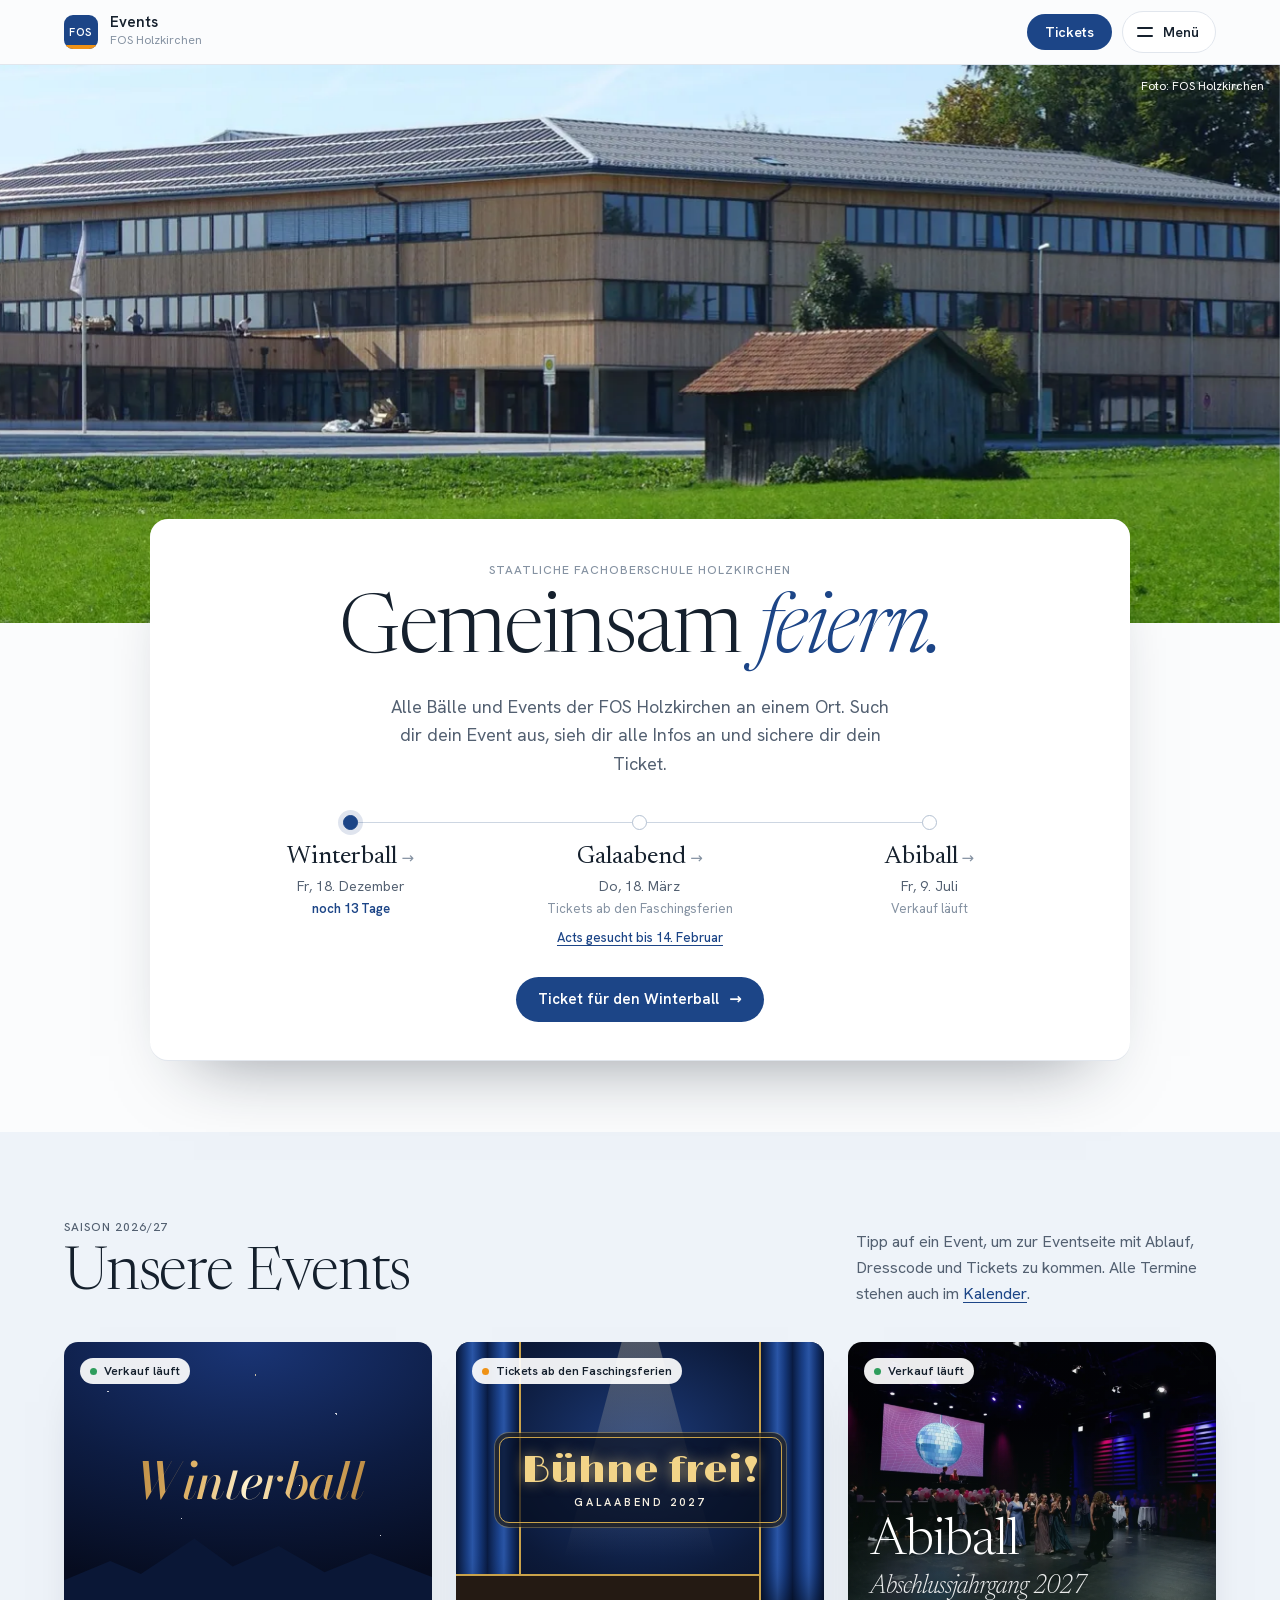
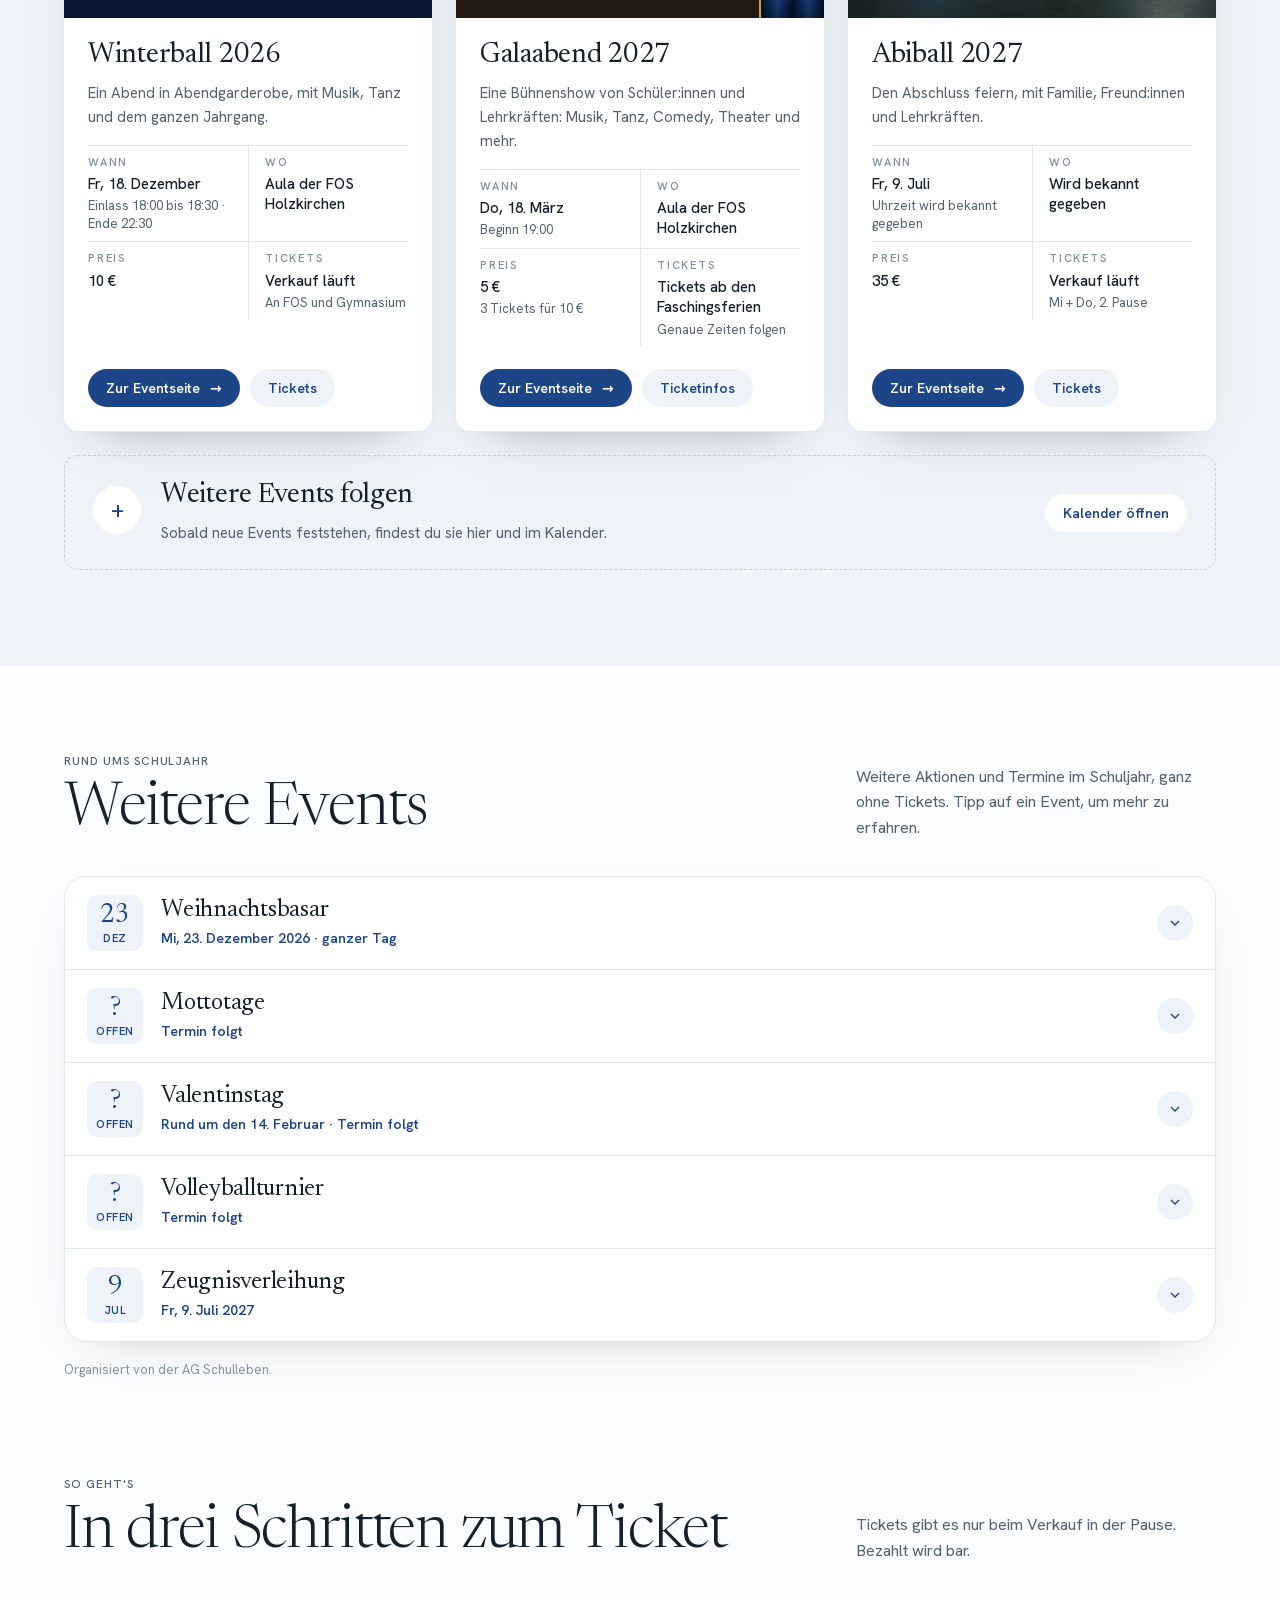
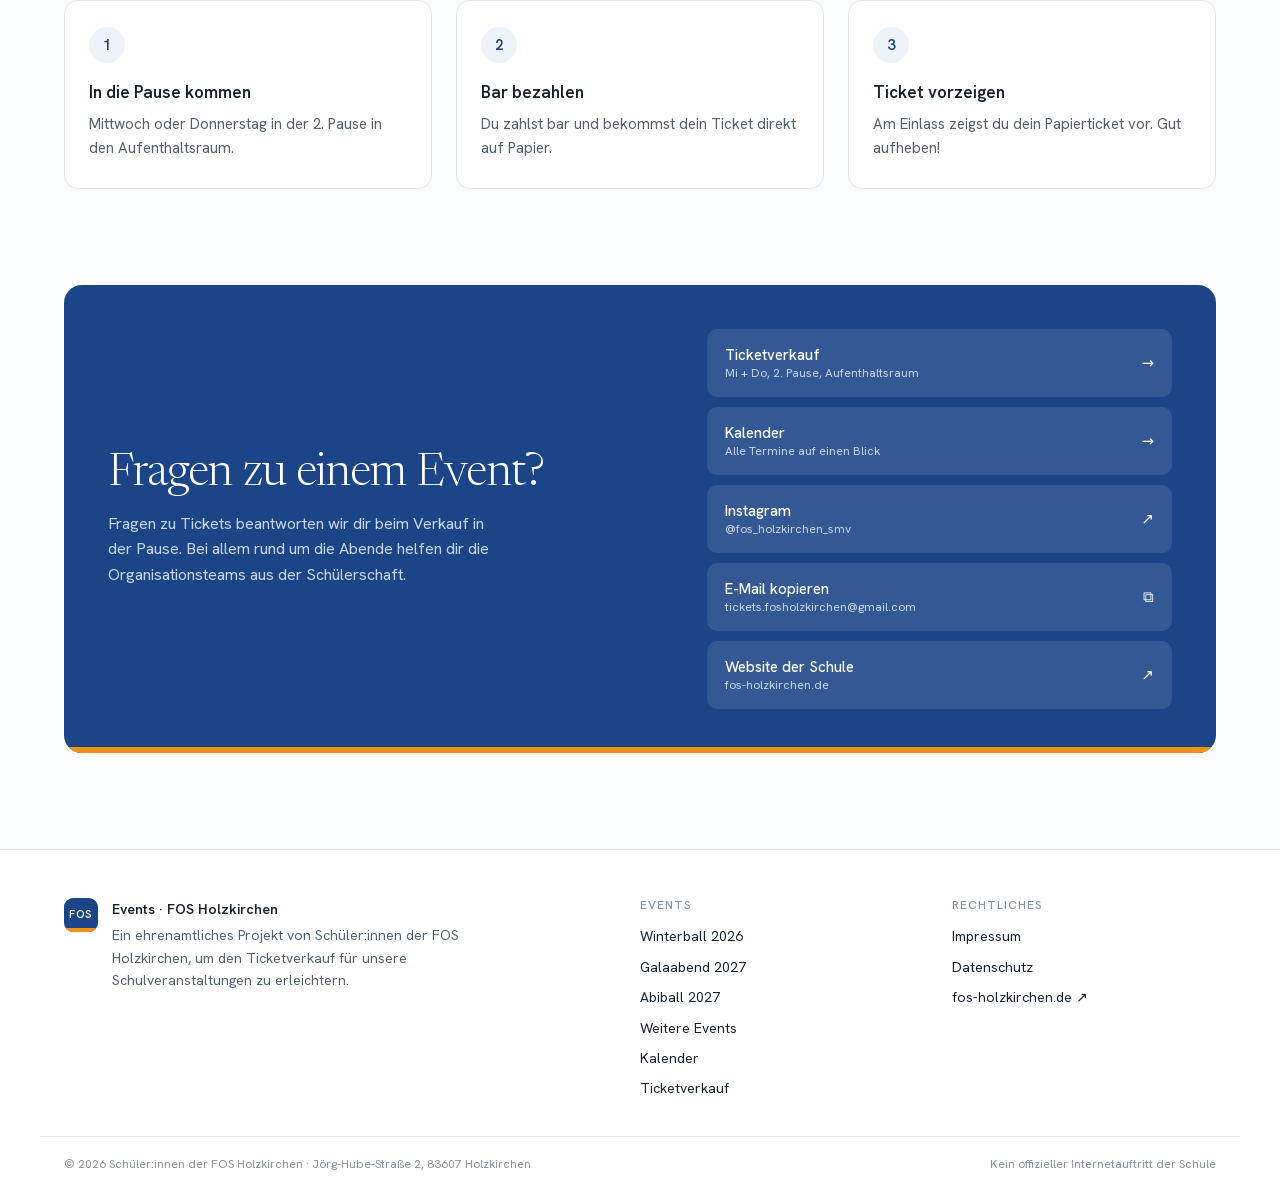
<file: index.html>
<!doctype html>
<html lang="de">
<head>
<meta charset="utf-8">
<meta name="viewport" content="width=device-width, initial-scale=1, viewport-fit=cover">
<link rel="icon" href="data:image/svg+xml,%3Csvg%20xmlns%3D%22http%3A%2F%2Fwww.w3.org%2F2000%2Fsvg%22%20viewBox%3D%220%200%2064%2064%22%3E%3Crect%20width%3D%2264%22%20height%3D%2264%22%20rx%3D%2214%22%20fill%3D%22%231c4587%22%2F%3E%3Crect%20y%3D%2254%22%20width%3D%2264%22%20height%3D%2210%22%20fill%3D%22%23ef9216%22%2F%3E%3Ctext%20x%3D%2232%22%20y%3D%2238%22%20font-family%3D%22Arial%2CHelvetica%2Csans-serif%22%20font-size%3D%2220%22%20font-weight%3D%22700%22%20fill%3D%22%23fff%22%20text-anchor%3D%22middle%22%3EFOS%3C%2Ftext%3E%3C%2Fsvg%3E">
<meta name="theme-color" content="#1c4587">
<meta property="og:type" content="website">
<meta property="og:locale" content="de_DE">
<meta property="og:title" content="Events · FOS Holzkirchen">
<meta property="og:description" content="Alle Bälle und Events der FOS Holzkirchen mit Tickets, Terminen und Infos.">
<meta property="og:url" content="https://joshuaherdt.github.io/winterball-fos/">
<meta property="og:image" content="https://joshuaherdt.github.io/winterball-fos/og/events-start.jpg">
<meta property="og:image:width" content="1200">
<meta property="og:image:height" content="630">
<meta name="twitter:card" content="summary_large_image">
<link rel="canonical" href="https://joshuaherdt.github.io/winterball-fos/">
<script>window.WB_BASE = "";</script>
<title>Events · FOS Holzkirchen</title>
<meta name="claude:viewport-fit-sides" content="cover">
<meta name="description" content="Alle Bälle und Events der FOS Holzkirchen mit Tickets, Terminen und Infos.">
<link rel="preload" as="image" type="image/webp" href="img/fos-sommer.webp" media="(max-aspect-ratio: 1/1)">
<link rel="preload" as="image" type="image/webp" href="img/fos-wiese.webp" media="(min-aspect-ratio: 1001/1000)">
<link rel="stylesheet" href="fonts/f-d8c0fd04.css">
<style>
/* Layout: helle, einladende Startseite für alle Events der FOS. Echtes Foto der Schule im Hero,
   darunter die Events als Karten, die jeweils wie ein kleines Plakat ihrer Event-Seite aussehen.
   Farben: FOS-Blau und FOS-Orange auf viel Weiß, bewusst nur hell. */
:root {
  --paper: #fbfcfd;
  --tint: #eef3f9;
  --ink: #15202d;
  --ink-2: #536071;
  --ink-3: #8592a2;
  --line: #e1e6ed;
  --blue: #1c4587;
  --blue-hi: #2a5bb0;
  --orange: #ef9216;
  --navy: #0d1c42;
  --gold: #e2b66b;
  --green: #2c5e45;
  --f-serif: "Newsreader", "Iowan Old Style", Georgia, serif;
  --f-sans: "Hanken Grotesk", "Helvetica Neue", system-ui, sans-serif;
  --burst: #1c4587, #ef9216, #8592a2;
  --burst-shape: circle;
  --flash: rgba(28, 69, 135, .3);
  color-scheme: light;
}
* { box-sizing: border-box; }
html, body { margin: 0; }
[hidden] { display: none !important; }
body { background: var(--paper); color: var(--ink); font: 400 16px/1.6 var(--f-sans); -webkit-font-smoothing: antialiased; overflow-x: hidden; }
body::before { content: ""; position: fixed; inset: 0 0 auto; height: env(safe-area-inset-top, 0px); z-index: 60; background: var(--paper); }
.wrap { max-width: 1200px; margin: 0 auto; padding-left: max(24px, env(safe-area-inset-left, 0px)); padding-right: max(24px, env(safe-area-inset-right, 0px)); }
a { color: inherit; }
:focus-visible { outline: 2px solid var(--blue); outline-offset: 3px; border-radius: 4px; }
mark.ph { background: none; color: inherit; border-bottom: 1px dashed var(--ink-3); }
img { display: block; max-width: 100%; }
.label { margin: 0; font: 500 12px/1.3 var(--f-sans); letter-spacing: .08em; text-transform: uppercase; color: var(--ink-3); }
h1, h2, h3 { margin: 0; font-weight: 400; text-wrap: balance; }

.btn { appearance: none; border: 0; cursor: pointer; display: inline-flex; align-items: center; justify-content: center; gap: 10px; text-decoration: none; font: 600 15px/1 var(--f-sans); padding: 15px 22px; border-radius: 999px; background: var(--blue); color: #fff; transition: background .2s, transform .2s; }
.btn:hover { background: var(--blue-hi); }
.btn:active { transform: translateY(1px); }
.btn .arr { transition: transform .25s; }
.btn:hover .arr { transform: translateX(3px); }
.btn-soft { background: var(--tint); color: var(--blue); }
.btn-soft:hover { background: #e2eaf5; }
.link { font-weight: 500; color: var(--ink); text-decoration: none; background: linear-gradient(currentColor, currentColor) 0 100% / 100% 1px no-repeat; padding-bottom: 1px; }
.link:hover { color: var(--blue); }
.inline-link { appearance: none; border: 0; background: none; padding: 0; cursor: pointer; font: inherit; color: var(--blue); text-decoration: underline; text-underline-offset: 3px; }

/* ---------- Kopf ---------- */
.top { position: sticky; top: env(safe-area-inset-top, 0px); z-index: 50; background: rgba(251, 252, 253, .92); border-bottom: 1px solid var(--line); }
.top .wrap { height: 64px; display: flex; align-items: center; justify-content: space-between; gap: 20px; }
.brand { display: flex; align-items: center; gap: 12px; text-decoration: none; }
.mark { width: 34px; height: 34px; border-radius: 9px; background: var(--blue); color: #fff; display: grid; place-items: center; font: 600 11px/1 var(--f-sans); letter-spacing: .04em; position: relative; overflow: hidden; }
.mark::after { content: ""; position: absolute; left: 0; right: 0; bottom: 0; height: 4px; background: var(--orange); }
.brand b { display: block; font: 600 15px/1.1 var(--f-sans); }
.brand small { display: block; font-size: 12px; color: var(--ink-3); }
.top-r { display: flex; align-items: center; gap: 10px; }
.btn-sm { padding: 11px 18px; font-size: 14px; }
.menu-btn { appearance: none; cursor: pointer; display: inline-flex; align-items: center; gap: 10px; height: 42px; padding: 0 16px 0 14px; border-radius: 999px; border: 1px solid var(--line); background: #fff; color: var(--ink); font: 600 14px/1 var(--f-sans); transition: border-color .2s; }
.menu-btn:hover { border-color: #c4cfde; }
.burger { width: 16px; height: 10px; position: relative; }
.burger i { position: absolute; left: 0; right: 0; height: 1.6px; border-radius: 2px; background: currentColor; transition: transform .3s cubic-bezier(.2, .8, .2, 1), top .3s; }
.burger i:first-child { top: 0; } .burger i:last-child { top: 8px; }
.menu-btn[aria-expanded="true"] .burger i:first-child { top: 4px; transform: rotate(45deg); }
.menu-btn[aria-expanded="true"] .burger i:last-child { top: 4px; transform: rotate(-45deg); }
.menu { position: absolute; left: 0; right: 0; top: 100%; background: #fff; border-bottom: 1px solid var(--line); box-shadow: 0 30px 60px -30px rgba(21, 32, 45, .35); animation: drop .35s cubic-bezier(.2, .8, .2, 1); }
@keyframes drop { from { opacity: 0; transform: translateY(-8px); } }
.menu-in { max-width: 1200px; margin: 0 auto; padding: 28px max(24px, env(safe-area-inset-right, 0px)) 32px max(24px, env(safe-area-inset-left, 0px)); display: grid; grid-template-columns: 1.1fr 1fr; gap: 48px; }
.menu-col { display: grid; gap: 4px; align-content: start; }
.menu-col .label { margin-bottom: 8px; }
.m-ev { display: grid; grid-template-columns: 64px 1fr auto; gap: 16px; align-items: center; padding: 14px 12px; margin: 0 -12px; border-radius: 12px; text-decoration: none; transition: background .2s; }
.m-ev:hover { background: var(--tint); }
.m-date { display: grid; place-items: center; height: 60px; border-radius: 10px; background: var(--tint); color: var(--blue); line-height: 1; }
.m-date b { font: 400 26px/1 var(--f-serif); }
.m-date small { font: 600 11px/1 var(--f-sans); letter-spacing: .06em; text-transform: uppercase; margin-top: -10px; }
.m-ev strong { display: block; font: 400 24px/1.1 var(--f-serif); }
.m-ev span small { display: block; font-size: 13px; color: var(--ink-2); margin-top: 3px; }
.m-ev .go { color: var(--ink-3); }
.m-link { appearance: none; border: 0; background: none; cursor: pointer; width: 100%; text-align: left; display: flex; justify-content: space-between; align-items: center; gap: 12px; padding: 12px; margin: 0 -12px; border-radius: 10px; color: var(--ink); text-decoration: none; font: 500 16px/1.3 var(--f-sans); transition: background .2s; }
.m-link:hover { background: var(--tint); }
.m-link small { display: block; font-size: 13px; font-weight: 400; color: var(--ink-3); }
.m-ic { color: var(--ink-3); display: grid; place-items: center; }
.m-ic svg { width: 18px; height: 18px; }
html.menu-open { overflow: hidden; }
/* Seite gesperrt (Menü offen): Kopfzeile oben festhalten, sonst rutscht sie samt Schließen-Knopf aus dem Bild */
html.menu-open .top { position: fixed; left: 0; right: 0; }

/* ---------- Kalender ---------- */
.cal { border: 0; padding: 0; max-width: none; max-height: none; width: 100%; height: 100%; margin: 0; background: transparent; }
.cal[open] { display: flex; padding: 16px; }
.cal::backdrop { background: rgba(21, 32, 45, .4); }
.cal-in { position: relative; margin: auto; width: min(560px, 100%); max-height: calc(100vh - 32px); overflow-y: auto; background: #fff; border-radius: 18px; padding: 30px 28px 26px; box-shadow: 0 40px 100px -30px rgba(0, 0, 0, .45); animation: pop .4s cubic-bezier(.2, .85, .2, 1); }
@keyframes pop { from { opacity: 0; transform: translateY(16px) scale(.98); } }
.cal-in h2 { margin: 8px 0 20px; font: 300 32px/1.05 var(--f-serif); letter-spacing: -.02em; }
.cal-x { appearance: none; border: 0; cursor: pointer; position: absolute; top: 16px; right: 16px; width: 40px; height: 40px; border-radius: 50%; background: var(--tint); color: var(--ink); display: grid; place-items: center; }
.cal-x svg { width: 18px; height: 18px; }
.cal-grid-wrap { border: 1px solid var(--line); border-radius: 14px; padding: 14px; }
.cal-head { display: flex; justify-content: space-between; align-items: center; margin-bottom: 10px; }
.cal-head b { font: 400 20px/1 var(--f-serif); }
.cal-nav { appearance: none; border: 0; cursor: pointer; width: 36px; height: 36px; border-radius: 50%; background: var(--tint); color: var(--blue); font-size: 16px; }
.cal-nav:hover { background: #dfe8f4; }
.cal-days, .cal-grid { display: grid; grid-template-columns: repeat(7, 1fr); text-align: center; }
.cal-days span { font-size: 11px; font-weight: 600; letter-spacing: .06em; text-transform: uppercase; color: var(--ink-3); padding: 4px 0 8px; }
.cal-grid span, .cal-grid button, .cal-grid a { height: 40px; display: grid; place-items: center; font-size: 14px; font-variant-numeric: tabular-nums; border-radius: 10px; }
.cal-grid .o { color: #c7cfda; }
.cal-grid .t { box-shadow: inset 0 0 0 1.5px var(--line); font-weight: 600; }
.cal-grid button, .cal-grid a { appearance: none; border: 0; cursor: pointer; font: 600 14px var(--f-sans); color: #fff; background: var(--blue); position: relative; text-decoration: none; }
.cal-grid .ev-abiball { background: var(--green); }
.cal-grid .ev-galaabend { background: #b0872e; }
.cal-grid button:hover, .cal-grid a:hover { filter: brightness(1.1); }
.cal-name { color: inherit; text-decoration: none; }
.cal-name:hover { color: var(--blue); text-decoration: underline; }
.cal-hint { margin: 10px 2px 0; font-size: 13px; color: var(--ink-3); }
.cal-list { list-style: none; margin: 18px 0 0; padding: 0; display: grid; gap: 10px; }
.cal-list li { display: grid; grid-template-columns: 56px 1fr; gap: 14px; align-items: start; padding: 14px; border-radius: 12px; border: 1px solid var(--line); transition: border-color .2s, background .2s; }
.cal-list li.hit { border-color: var(--blue); background: var(--tint); }
.cal-list .m-date { height: 56px; }
.cal-list strong { display: block; font: 400 21px/1.15 var(--f-serif); }
.cal-list p { margin: 2px 0 8px; font-size: 14px; color: var(--ink-2); }
.cal-acts { display: flex; flex-wrap: wrap; gap: 6px 16px; font-size: 14px; }
.cal-acts a { color: var(--blue); font-weight: 500; text-decoration: none; }
.cal-acts a:hover { text-decoration: underline; }

/* ---------- Hero: Foto über die ganze Breite, die Karte liegt auf der freien Wiese ---------- */
.hero-foto { position: relative; margin: 0; height: clamp(340px, 62vh, 680px); height: clamp(340px, 62svh, 680px); overflow: hidden; background: #cfdde9; }
.hero-foto img { width: 100%; height: 100%; object-fit: cover; object-position: 50% 42%; animation: settle 2.6s cubic-bezier(.16, .8, .24, 1) both; }
@keyframes settle { from { transform: scale(1.07); } }
.hero-foto figcaption { position: absolute; top: 12px; right: 16px; font-size: 12px; color: #fff; text-shadow: 0 1px 6px rgba(0, 0, 0, .55); }
.hero { position: relative; z-index: 2; margin: -104px auto 0; padding-bottom: 72px; }
.hero-karte { max-width: 980px; margin: 0 auto; padding: 44px 56px 38px; border-radius: 18px; background: #fff; text-align: center; box-shadow: 0 1px 0 var(--line), 0 40px 70px -44px rgba(21, 32, 45, .5); }
.hero h1 { margin-top: 14px; font: 300 clamp(50px, 6.4vw, 84px)/1 var(--f-serif); letter-spacing: -.03em; }
.hero h1 em { font-style: italic; color: var(--blue); }
.hero .lead { margin: 18px auto 0; font-size: 18px; color: var(--ink-2); max-width: 52ch; }
/* Saison auf einen Blick: drei Stationen auf einer Linie, das nächste Event ist hervorgehoben */
.saison { position: relative; list-style: none; margin: 36px 0 0; padding: 0; display: grid; grid-template-columns: repeat(3, minmax(0, 1fr)); }
.saison::before { content: ""; position: absolute; top: 7px; left: 16.66%; right: 16.66%; height: 1px; background: #cdd6e2; }
.halt { display: grid; justify-items: center; gap: 2px; padding: 0 10px 4px; text-decoration: none; border-radius: 10px; }
.halt i { position: relative; width: 15px; height: 15px; margin-bottom: 12px; border-radius: 50%; background: #fff; border: 1.5px solid #b4c1d2; transition: border-color .2s, background .2s; }
.halt b { font: 400 25px/1.15 var(--f-serif); transition: color .2s; }
.halt span { font-size: 14px; color: var(--ink-2); }
.halt small { font-size: 13px; color: var(--ink-3); }
.halt b::after { content: " →"; font: 400 15px/1 var(--f-sans); color: var(--ink-3); transition: color .2s; }
.halt:hover b, .halt:hover b::after { color: var(--blue); }
.halt:hover i { border-color: var(--blue); }
.halt.jetzt i { background: var(--blue); border-color: var(--blue); box-shadow: 0 0 0 5px rgba(28, 69, 135, .14); }
.halt.jetzt small { color: var(--blue); font-weight: 600; }
.saison li { display: grid; justify-items: center; align-content: start; }
.halt-acts { margin-top: 4px; font-size: 13px; font-weight: 500; color: var(--blue); text-underline-offset: 3px; }
.halt-acts:hover { color: var(--blue-hi); }
.hero-los { margin-top: 28px; }

/* ---------- Events ---------- */
.events { background: var(--tint); padding-block: 88px 96px; }
.head { display: flex; justify-content: space-between; align-items: end; gap: 24px; flex-wrap: wrap; margin-bottom: 36px; }
.head h2 { margin-top: 12px; font: 300 clamp(38px, 4.6vw, 60px)/1 var(--f-serif); letter-spacing: -.02em; }
.head p { margin: 0; color: var(--ink-2); max-width: 40ch; }
.cards { display: grid; grid-template-columns: repeat(3, 1fr); gap: 24px; }
.card { background: #fff; border-radius: 14px; overflow: hidden; display: flex; flex-direction: column; box-shadow: 0 1px 0 var(--line), 0 24px 50px -36px rgba(21, 32, 45, .5); transition: transform .35s cubic-bezier(.2, .8, .2, 1), box-shadow .35s; }
.card:hover { transform: translateY(-4px); box-shadow: 0 1px 0 var(--line), 0 36px 60px -36px rgba(21, 32, 45, .6); }
.poster { position: relative; aspect-ratio: 4 / 3; display: grid; place-items: center; text-decoration: none; overflow: hidden; }
.poster--winterball { background: radial-gradient(120% 90% at 50% 0%, #1a3576 0%, var(--navy) 55%, #060c1f 100%); }
.poster--winterball::before { content: ""; position: absolute; inset: 0; background-image: radial-gradient(1.6px 1.6px at 12% 18%, #fff 50%, transparent 51%), radial-gradient(1.2px 1.2px at 32% 64%, #fff 50%, transparent 51%), radial-gradient(1.8px 1.8px at 74% 26%, #fff 50%, transparent 51%), radial-gradient(1.2px 1.2px at 86% 70%, #fff 50%, transparent 51%), radial-gradient(1.4px 1.4px at 52% 12%, #f7e2b2 50%, transparent 51%), radial-gradient(1.2px 1.2px at 22% 84%, #fff 50%, transparent 51%), radial-gradient(1.5px 1.5px at 64% 52%, #fff 50%, transparent 51%); opacity: .8; animation: fall 9s linear infinite; }
@keyframes fall { from { background-position: 0 -40px; } to { background-position: 0 260px; } }
.poster--winterball::after { content: ""; position: absolute; left: -2%; right: -2%; bottom: -1px; height: 34%; background: #0a1736; clip-path: polygon(0 100%, 0 62%, 14% 38%, 22% 52%, 36% 14%, 46% 44%, 58% 22%, 70% 50%, 82% 30%, 100% 58%, 100% 100%); }
.poster--winterball .p-t { font: italic 500 clamp(40px, 4vw, 54px)/1 "Bodoni Moda", Didot, Georgia, serif; letter-spacing: -.02em; background: linear-gradient(100deg, #b8873f, #e2b66b 30%, #fff2cf 50%, #e2b66b 70%, #b8873f); -webkit-background-clip: text; background-clip: text; color: transparent; position: relative; z-index: 1; padding: 0 .1em; }
.poster--galaabend { background: radial-gradient(70% 80% at 50% 40%, #1d3c7c, #0c1a3a 60%, #070d1f); }
.poster--galaabend::before, .poster--galaabend::after { content: ""; position: absolute; top: 0; bottom: 0; width: 17%; background: repeating-linear-gradient(90deg, #0a1c44 0, #1d4693 18%, #2d5bb0 26%, #16397d 38%, #0a1c44 50%); box-shadow: inset 0 -30px 40px -10px rgba(0, 0, 0, .6); }
.poster--galaabend::before { left: 0; border-right: 2px solid #c9a24a; } .poster--galaabend::after { right: 0; border-left: 2px solid #c9a24a; }
.poster--galaabend .p-beam { position: absolute; inset: -10% 25% 0; background: linear-gradient(180deg, rgba(255, 236, 190, .3), transparent 80%); clip-path: polygon(44% 0, 56% 0, 100% 100%, 0 100%); }
.poster--galaabend .p-t { position: relative; z-index: 1; display: grid; justify-items: center; gap: 6px; padding: 14px 22px; border: 1.5px solid #c9a24a; border-radius: 10px; background: rgba(7, 13, 31, .7); font: 400 clamp(30px, 3vw, 40px)/1 "Limelight", Georgia, serif; color: #f3d488; text-shadow: 0 0 14px rgba(243, 212, 136, .6); box-shadow: 0 0 0 4px rgba(7, 13, 31, .7), 0 0 0 5px rgba(201, 162, 74, .4); }
.poster--galaabend .p-t em { font: 600 11px/1 var(--f-sans); letter-spacing: .26em; text-transform: uppercase; font-style: normal; color: #f6efe0; text-shadow: none; }
.poster--galaabend .p-floor { position: absolute; left: 0; right: 0; bottom: 0; height: 16%; background: #241a13; border-top: 2px solid #c9a24a; }
.poster--abiball img, .poster--abiball::before { position: absolute; inset: 0; width: 100%; height: 100%; }
.poster--abiball img { object-fit: cover; object-position: 50% 45%; }
.poster--abiball::before { content: ""; z-index: 1; background: linear-gradient(180deg, rgba(20, 45, 32, .05) 30%, rgba(20, 45, 32, .55)); }
.poster--abiball .p-t { position: absolute; left: 22px; bottom: 18px; z-index: 2; color: #fff; font: 300 clamp(40px, 4vw, 54px)/1 var(--f-serif); letter-spacing: -.02em; }
.poster--abiball .p-t em { font-style: italic; font-size: .5em; display: block; margin-top: 6px; opacity: .9; }
.p-tag { position: absolute; top: 16px; left: 16px; z-index: 2; font: 600 12px/1 var(--f-sans); padding: 7px 10px; border-radius: 999px; background: rgba(255, 255, 255, .92); color: var(--ink); display: inline-flex; align-items: center; gap: 7px; }
.p-tag::before { content: ""; width: 7px; height: 7px; border-radius: 50%; background: #2f9d5c; }
.p-tag.soon::before { background: var(--orange); }
.c-body { padding: 22px 24px 24px; display: flex; flex-direction: column; align-items: flex-start; gap: 10px; flex: 1; }
.c-body .kf { align-self: stretch; margin-top: 6px; --kf-line: var(--line); --kf-label: var(--ink-3); --kf-label-o: 1; }
.c-body .kf dd small { color: var(--ink-2); opacity: 1; }
.c-body h3 { font: 400 28px/1.1 var(--f-serif); letter-spacing: -.01em; }
.c-body p { margin: 0; color: var(--ink-2); font-size: 15px; }
.c-act { margin-top: auto; padding-top: 12px; display: flex; gap: 10px; flex-wrap: wrap; }
.c-act .btn { padding: 12px 18px; font-size: 14px; }
.card.more { background: transparent; box-shadow: none; border: 1.5px dashed #c3cfdf; justify-content: center; }
.card.more:hover { transform: none; }
.card.more .c-body { justify-content: center; padding: 32px 28px; }
.card.more .btn-soft { background: #fff; }
.card.more { grid-column: 1 / -1; }
.card.more .c-body { display: grid; grid-template-columns: auto 1fr auto; align-items: center; column-gap: 20px; padding: 24px 28px; }
.card.more .plus { grid-row: span 2; }
.card.more .c-act { grid-column: 3; grid-row: 1 / span 2; margin: 0; padding: 0; }
@media (max-width: 720px) { .card.more .c-body { grid-template-columns: 1fr; row-gap: 10px; } .card.more .plus, .card.more .c-act { grid-row: auto; grid-column: auto; } }
.plus { width: 48px; height: 48px; border-radius: 50%; display: grid; place-items: center; background: #fff; color: var(--blue); font-size: 24px; margin-bottom: 6px; }

/* ---------- So geht's & Kontakt ---------- */
.sec { padding-block: 96px 0; }
.wev { padding-block: 88px 0; }
.wev-list { list-style: none; margin: 0; padding: 0; background: #fff; border: 1px solid var(--line); border-radius: 22px; overflow: hidden; box-shadow: 0 18px 50px -34px rgba(21, 32, 45, .35); }
.wev-i + .wev-i { border-top: 1px solid var(--line); }
.wev-i details > summary { list-style: none; cursor: pointer; display: grid; grid-template-columns: 56px minmax(0, 1fr) 36px; gap: 18px; align-items: center; padding: 18px 22px; transition: background .2s; }
.wev-i details > summary::-webkit-details-marker { display: none; }
.wev-i details > summary:hover { background: var(--tint); }
.wev-i details > summary:focus-visible { outline: 2px solid var(--blue); outline-offset: -2px; }
.wev-i .m-date { height: 56px; }
.wev-name { display: block; margin: 0; font: 400 24px/1.15 var(--f-serif); letter-spacing: -.01em; hyphens: auto; -webkit-hyphens: auto; overflow-wrap: break-word; }
.wev-when { display: block; margin-top: 3px; font-size: 14px; font-weight: 600; color: var(--blue); }
.wev-chev { width: 36px; height: 36px; border-radius: 50%; display: grid; place-items: center; background: var(--tint); color: var(--blue); transition: transform .3s cubic-bezier(.2, .8, .2, 1), background .2s; }
.wev-chev svg { width: 16px; height: 16px; }
.wev-i details[open] .wev-chev { transform: rotate(180deg); background: var(--blue); color: #fff; }
.wev-body { padding: 0 22px 22px calc(22px + 56px + 18px); }
.wev-txt { margin: 0; font-size: 15px; line-height: 1.6; color: var(--ink-2); max-width: 60ch; }
.wev-meta { display: flex; flex-wrap: wrap; gap: 8px; margin-top: 14px; }
.wev-ort { display: inline-flex; align-items: center; gap: 6px; padding: 5px 11px; border-radius: 999px; background: var(--tint); font-size: 13px; color: var(--ink-2); }
.wev-ort svg { width: 14px; height: 14px; color: var(--blue); }
.wev-i details[open] .wev-body { animation: wev-in .35s ease both; }
@keyframes wev-in { from { opacity: 0; transform: translateY(-6px); } }
.wev-i.past { opacity: .55; }
.wev-i.past .wev-when::after { content: " · vorbei"; color: var(--ink-3); }
@media (max-width: 520px) {
  .wev-i details > summary { grid-template-columns: 48px minmax(0, 1fr) 32px; gap: 14px; padding: 16px; }
  .wev-i .m-date { height: 48px; }
  .wev-i .m-date b { font-size: 22px; }
  .wev-name { font-size: 21px; }
  .wev-chev { width: 32px; height: 32px; }
  .wev-body { padding: 0 16px 18px 16px; }
}
.wev-by { margin: 18px 0 0; font-size: 13px; color: var(--ink-3); }
#steps { list-style: none; margin: 0; padding: 0; display: grid; grid-template-columns: repeat(3, 1fr); gap: 24px; }
.step { display: grid; gap: 6px; align-content: start; padding: 26px 24px 28px; border-radius: 14px; background: #fff; border: 1px solid var(--line); }
.step-n { width: 36px; height: 36px; border-radius: 50%; display: grid; place-items: center; background: var(--tint); color: var(--blue); font-weight: 600; font-size: 15px; margin-bottom: 10px; }
.step b { font-weight: 600; font-size: 17px; }
.step span:last-child { color: var(--ink-2); font-size: 15px; }
.contact { margin-top: 96px; padding: 44px; border-radius: 18px; background: var(--blue); color: #fff; display: grid; grid-template-columns: 1.2fr 1fr; gap: 40px; align-items: center; position: relative; overflow: hidden; }
.contact::after { content: ""; position: absolute; left: 0; right: 0; bottom: 0; height: 6px; background: var(--orange); }
.contact h2 { font: 300 clamp(32px, 3.6vw, 46px)/1.05 var(--f-serif); letter-spacing: -.02em; }
.contact p { margin: 12px 0 0; color: #c9d6ee; max-width: 44ch; }
.c-links { display: grid; gap: 10px; }
.c-links a, .c-links button { appearance: none; border: 0; cursor: pointer; display: flex; justify-content: space-between; align-items: center; gap: 12px; padding: 16px 18px; border-radius: 10px; background: rgba(255, 255, 255, .1); color: #fff; font: 500 15px var(--f-sans); text-decoration: none; text-align: left; transition: background .2s; }
.c-links a:hover, .c-links button:hover { background: rgba(255, 255, 255, .18); }
.c-links small { display: block; color: #c9d6ee; font-size: 12px; font-weight: 400; }
footer { margin-top: 96px; border-top: 1px solid var(--line); font-size: 14px; color: var(--ink-2); background: #fff; }
.foot { display: grid; grid-template-columns: 2fr 1fr 1fr; gap: 48px; padding-block: 48px 36px; }
.f-brand { display: flex; gap: 14px; align-items: flex-start; }
.f-brand .mark { flex: none; }
.f-brand p { margin: 0; max-width: 44ch; }
.f-brand b { display: block; color: var(--ink); font-weight: 600; margin-bottom: 4px; }
.f-col { display: grid; gap: 8px; align-content: start; }
.f-col b { font: 500 12px/1.3 var(--f-sans); letter-spacing: .08em; text-transform: uppercase; color: var(--ink-3); margin-bottom: 4px; }
.f-col a, .f-col button { appearance: none; border: 0; background: none; padding: 0; cursor: pointer; font: inherit; color: var(--ink); text-align: left; text-decoration: none; justify-self: start; transition: color .2s; }
.f-col a:hover, .f-col button:hover { color: var(--blue); }
.f-base { display: flex; justify-content: space-between; gap: 12px; flex-wrap: wrap; padding-block: 18px 28px; border-top: 1px solid var(--line); font-size: 12px; color: var(--ink-3); }

/* ---------- Kauf-Fenster ---------- */
.sheet::backdrop { background: rgba(21, 32, 45, .4); }
.sheet-in { background: #fff; color: var(--ink); border-radius: 18px; padding: 34px 30px 26px; box-shadow: 0 40px 100px -30px rgba(0, 0, 0, .45); display: grid; }
.sheet-step { display: grid; gap: 18px; }
.sheet-x { background: var(--tint) !important; color: var(--ink); }
.sheet-x svg { width: 18px; height: 18px; }
.sheet-kicker { margin: 0; font: 500 12px/1.3 var(--f-sans); letter-spacing: .08em; text-transform: uppercase; color: var(--ink-3); }
.sheet-title { margin: -8px 0 0; font: 300 34px/1.05 var(--f-serif); letter-spacing: -.02em; }
.sheet-ev { padding: 14px; border-radius: 12px; border: 1.5px solid var(--line); background: none; transition: border-color .2s, background .2s; }
.sheet-ev b { font: 400 19px/1.15 var(--f-serif); }
.sheet-ev span { font-size: 13px; color: var(--ink-3); }
.sheet-ev em { font-style: normal; font-size: 13px; color: var(--ink-2); }
.sheet-ev[aria-checked="true"] { border-color: var(--blue); background: var(--tint); }
.sheet-detail { display: grid; gap: 14px; }
.sheet-prices { list-style: none; margin: 0; padding: 0; }
.sheet-prices li { display: flex; justify-content: space-between; align-items: baseline; gap: 16px; padding: 12px 0; border-bottom: 1px solid var(--line); }
.sheet-prices span { color: var(--ink-2); }
.sheet-prices small { display: block; font-size: 12px; color: var(--blue); }
.sheet-prices b { font: 400 21px/1 var(--f-serif); white-space: nowrap; }
.sheet-prices s { font-size: .7em; color: var(--ink-3); }
.quota { color: var(--blue); }
.quota-bar { height: 4px; background: var(--line); }
.quota-txt { margin: 8px 0 0; font-size: 14px; color: var(--ink-2); }
.quota-txt b { color: var(--ink); }
.sheet-note { margin: 0; font-size: 15px; color: var(--ink-2); }
.sheet-need p { margin: 0 0 8px; font: 500 11px/1.3 var(--f-sans); letter-spacing: .08em; text-transform: uppercase; color: var(--ink-3); }
.sheet-need ul { display: grid; gap: 6px; font-size: 15px; color: var(--ink-2); }
.sheet-go { width: 100%; padding: 17px; font-size: 16px; }
.sheet-host { margin: -6px 0 0; display: flex; gap: 8px; align-items: center; justify-content: center; font-size: 13px; color: var(--ink-3); }
.sheet-done { text-align: center; justify-items: center; }
.sheet-ok { width: 60px; height: 60px; border-radius: 50%; display: grid; place-items: center; background: var(--blue); color: #fff; }
.sheet-sub { margin: -6px 0 4px; color: var(--ink-2); }
.sheet-share { justify-content: center; gap: 18px !important; }
.chip-s { appearance: none; border: 0; background: none; cursor: pointer; display: inline-flex; align-items: center; gap: 8px; font: 500 14px var(--f-sans); color: var(--ink); text-decoration: none; }

@media (max-width: 980px) {
  .cards { grid-template-columns: 1fr 1fr; }
  .card.more { grid-column: 1 / -1; }
  .contact { grid-template-columns: 1fr; }
}
/* Tablet hochkant: Karte etwas schmaler im Abstand, Foto höher */
@media (max-width: 980px) and (min-width: 721px) {
  .hero-foto { height: 58vh; height: 58svh; }
  .hero-foto img { object-position: 50% 42%; }
  .hero-karte { padding: 38px 36px 32px; }
}
/* Handy quer: wenig Höhe, Foto bleibt schmaler Streifen */
@media (max-height: 480px) and (orientation: landscape) {
  .hero-foto { height: 72vh; min-height: 220px; }
  .hero { margin-top: -56px; }
}
@media (max-width: 720px) {
  .menu { position: fixed; top: calc(64px + env(safe-area-inset-top, 0px)); bottom: 0; overflow-y: auto; }
  .menu-in { grid-template-columns: 1fr; gap: 24px; padding-top: 20px; }
  .menu-lbl { display: none; }
  .menu-btn { width: 42px; padding: 0; justify-content: center; }
  .cal[open] { padding: 0; }
  .cal-in { margin: auto 0 0; width: 100%; border-radius: 18px 18px 0 0; padding: 26px 18px calc(22px + env(safe-area-inset-bottom, 0px)); max-height: 92vh; overflow-y: auto; }
  .cal-in h2 { font-size: 28px; }
  .wrap { padding-left: max(20px, env(safe-area-inset-left, 0px)); padding-right: max(20px, env(safe-area-inset-right, 0px)); }
  .top nav .hide-s { display: none; }
  .brand small { display: none; }
  .hero-foto { height: 54vh; height: 54svh; min-height: 300px; }
  .hero-foto img { object-position: 50% 62%; }
  .hero { margin-top: -72px; padding-bottom: 56px; }
  .hero-karte { margin-inline: -6px; padding: 30px 22px 22px; border-radius: 16px; }
  .hero h1 { font-size: clamp(46px, 13.4vw, 62px); }
  .hero .lead { margin-top: 14px; font-size: 17px; }
  /* Stationen untereinander: die Linie läuft links von Punkt zu Punkt */
  .saison { grid-template-columns: 1fr; gap: 0; margin-top: 26px; text-align: left; }
  .saison::before { top: 26px; bottom: 64px; left: 7px; right: auto; width: 1px; height: auto; }
  .saison li { justify-items: stretch; }
  .halt { position: relative; grid-template-columns: 15px 1fr; justify-items: start; column-gap: 16px; padding: 12px 30px 12px 0; }
  .halt i { grid-row: 1 / span 3; margin: 7px 0 0; }
  .halt b { font-size: 23px; }
  .halt b::after { position: absolute; right: 4px; top: 50%; transform: translateY(-50%); font-size: 20px; }
  .halt-acts { margin: -6px 0 8px 31px; padding-block: 4px; justify-self: start; }
  .hero-los { margin-top: 14px; }
  .hero-los .btn { width: 100%; }
  .events { padding-block: 64px 72px; }
  .cards, #steps { grid-template-columns: 1fr; }
  .sec { padding-top: 72px; }
  .contact { margin-top: 72px; padding: 30px 24px; }
  .foot { grid-template-columns: 1fr 1fr; gap: 28px; }
  .f-brand { grid-column: 1 / -1; }
  .sheet-in { padding: 28px 20px 22px; }
  .sheet-title { font-size: 30px; }
}
@media (prefers-reduced-motion: reduce) { *, *::before, *::after { animation: none !important; transition: none !important; } }
</style>
</head>
<body>
<header class="top">
  <div class="wrap">
    <a class="brand" href="./" aria-label="Events der FOS Holzkirchen, Startseite">
      <span class="mark" aria-hidden="true">FOS</span>
      <span><b>Events</b><small>FOS Holzkirchen</small></span>
    </a>
    <div class="top-r">
      <button class="btn btn-sm" type="button" data-buy>Tickets</button>
      <button class="menu-btn" type="button" id="menuBtn" aria-expanded="false" aria-controls="menu">
        <span class="burger" aria-hidden="true"><i></i><i></i></span><span class="menu-lbl">Menü</span>
      </button>
    </div>
  </div>
  <nav class="menu" id="menu" aria-label="Menü" hidden>
    <div class="menu-in">
      <div class="menu-col">
        <p class="label">Events</p>
        <div id="menuEvents"></div>
        <a class="m-link" href="#weitere"><span>Weitere Events<small>Basar, Mottotage, Valentinstag und mehr</small></span><span class="m-ic" aria-hidden="true">→</span></a>
      </div>
      <div class="menu-col">
        <p class="label">Mehr</p>
        <button class="m-link" type="button" data-open-cal><span>Kalender<small>Alle Termine auf einen Blick</small></span><span class="m-ic" aria-hidden="true"><svg viewBox="0 0 24 24" fill="none" stroke="currentColor" stroke-width="1.7"><rect x="3" y="5" width="18" height="16" rx="2"/><path d="M3 10h18M8 3v4M16 3v4"/></svg></span></button>
        <a class="m-link" href="#so-gehts"><span>So kommst du an Tickets<small>In drei Schritten</small></span><span class="m-ic" aria-hidden="true">→</span></a>
        <a class="m-link" href="#kontakt-hub"><span>Kontakt<small>Fragen an das Team</small></span><span class="m-ic" aria-hidden="true">→</span></a>
        <a class="m-link" data-insta href="#"><span>Instagram<small data-insta-text></small></span><span class="m-ic" aria-hidden="true">↗</span></a>
        <a class="m-link" href="https://www.fos-holzkirchen.de" target="_blank" rel="noopener"><span>Website der Schule<small>fos-holzkirchen.de</small></span><span class="m-ic" aria-hidden="true">↗</span></a>
      </div>
    </div>
  </nav>
</header>

<dialog class="cal" id="cal" aria-labelledby="cal-title">
  <div class="cal-in">
    <button class="cal-x" type="button" data-close-cal aria-label="Kalender schließen"><svg viewBox="0 0 24 24" fill="none" stroke="currentColor" stroke-width="1.8"><path d="M6 6l12 12M18 6 6 18"/></svg></button>
    <p class="label">Kalender</p>
    <h2 id="cal-title">Termine der FOS-Events</h2>
    <div class="cal-grid-wrap">
      <div class="cal-head">
        <button type="button" class="cal-nav" data-cal-step="-1" aria-label="Vorheriger Monat">←</button>
        <b id="calMonth"></b>
        <button type="button" class="cal-nav" data-cal-step="1" aria-label="Nächster Monat">→</button>
      </div>
      <div class="cal-days" aria-hidden="true"><span>Mo</span><span>Di</span><span>Mi</span><span>Do</span><span>Fr</span><span>Sa</span><span>So</span></div>
      <div class="cal-grid" id="calGrid"></div>
    </div>
    <p class="cal-hint">Tipp auf einen farbigen Tag, um direkt zum Event zu kommen.</p>
    <ol class="cal-list" id="calList"></ol>
  </div>
</dialog>

<main>
  <figure class="hero-foto">
    <picture>
      <source media="(max-aspect-ratio: 1/1)" srcset="img/fos-sommer.webp" type="image/webp">
      <source srcset="img/fos-wiese.webp" type="image/webp">
      <img src="img/fos-wiese.jpg" width="2000" height="587" fetchpriority="high" alt="Die FOS Holzkirchen mit Holzfassade, davor die Wiese mit dem kleinen Holzstadl">
    </picture>
    <figcaption>Foto: FOS Holzkirchen</figcaption>
  </figure>
  <div class="wrap">
    <section class="hero">
      <div class="hero-karte">
        <p class="label">Staatliche Fachoberschule Holzkirchen</p>
        <h1>Gemeinsam <em>feiern.</em></h1>
        <p class="lead">Alle Bälle und Events der FOS Holzkirchen an einem Ort. Such dir dein Event aus, sieh dir alle Infos an und sichere dir dein Ticket.</p>
        <ol class="saison" id="saison" aria-label="Die Events der Saison 2026/27"></ol>
        <div class="hero-los" id="heroLos"></div>
      </div>
    </section>
  </div>

  <section class="events" id="programm" aria-labelledby="h-ev">
    <div class="wrap">
      <div class="head">
        <div><p class="label">Saison 2026/27</p><h2 id="h-ev">Unsere Events</h2></div>
        <p>Tipp auf ein Event, um zur Eventseite mit Ablauf, Dresscode und Tickets zu kommen. Alle Termine stehen auch im <button type="button" class="inline-link" data-open-cal>Kalender</button>.</p>
      </div>
      <div class="cards" id="cards"></div>
    </div>
  </section>

  <section class="wev" id="weitere" aria-labelledby="h-wev">
    <div class="wrap">
      <div class="head">
        <div><p class="label">Rund ums Schuljahr</p><h2 id="h-wev">Weitere Events</h2></div>
        <p>Weitere Aktionen und Termine im Schuljahr, ganz ohne Tickets. Tipp auf ein Event, um mehr zu erfahren.</p>
      </div>
      <ol class="wev-list" id="wevList"></ol>
      <p class="wev-by" id="wevBy"></p>
    </div>
  </section>

  <div class="wrap">
    <section class="sec" id="so-gehts" aria-labelledby="h-st">
      <div class="head"><div><p class="label">So geht's</p><h2 id="h-st">In drei Schritten zum Ticket</h2></div><p>Tickets gibt es nur beim Verkauf in der Pause. Bezahlt wird bar.</p></div>
      <ol id="steps"></ol>
    </section>

    <section class="contact" id="kontakt-hub" aria-labelledby="h-co">
      <div>
        <h2 id="h-co">Fragen zu einem Event?</h2>
        <p>Fragen zu Tickets beantworten wir dir beim Verkauf in der Pause. Bei allem rund um die Abende helfen dir die Organisationsteams aus der Schülerschaft.</p>
      </div>
      <div class="c-links">
        <button type="button" data-buy><span>Ticketverkauf<small>Mi + Do, 2. Pause, Aufenthaltsraum</small></span><span aria-hidden="true">→</span></button>
        <button type="button" data-open-cal><span>Kalender<small>Alle Termine auf einen Blick</small></span><span aria-hidden="true">→</span></button>
        <a data-insta href="#"><span>Instagram<small data-insta-text></small></span><span aria-hidden="true">↗</span></a>
        <button type="button" data-copy-mail><span><span class="lbl">E-Mail kopieren</span><small data-mail-text></small></span><span aria-hidden="true">⧉</span></button>
        <a href="https://www.fos-holzkirchen.de" target="_blank" rel="noopener"><span>Website der Schule<small>fos-holzkirchen.de</small></span><span aria-hidden="true">↗</span></a>
      </div>
    </section>
  </div>
</main>

<footer>
  <div class="wrap foot">
    <div class="f-brand">
      <span class="mark" aria-hidden="true">FOS</span>
      <p><b>Events · FOS Holzkirchen</b>Ein ehrenamtliches Projekt von Schüler:innen der FOS Holzkirchen, um den Ticketverkauf für unsere Schulveranstaltungen zu erleichtern.</p>
    </div>
    <nav class="f-col" aria-label="Events">
      <b>Events</b>
      <a href="winterball/">Winterball 2026</a>
      <a href="galaabend/">Galaabend 2027</a>
      <a href="abiball/">Abiball 2027</a>
      <a href="#weitere">Weitere Events</a>
      <button type="button" data-open-cal>Kalender</button>
      <button type="button" data-buy>Ticketverkauf</button>
    </nav>
    <nav class="f-col" aria-label="Rechtliches">
      <b>Rechtliches</b>
      <a data-impressum href="impressum/">Impressum</a>
      <a data-datenschutz href="datenschutz/">Datenschutz</a>
      <a href="https://www.fos-holzkirchen.de" target="_blank" rel="noopener">fos-holzkirchen.de ↗</a>
    </nav>
  </div>
  <div class="wrap f-base"><span>© 2026 Schüler:innen der FOS Holzkirchen · <span data-address></span></span><span>Kein offizieller Internetauftritt der Schule</span></div>
</footer>

<script>
/* =====================================================================
   INHALTE – alle Angaben der Website stehen hier an einer Stelle.
   Werte ändern, danach ./build.sh ausführen.
   Leere Felder ("") werden auf der Seite automatisch ausgeblendet.
   Text in [eckigen Klammern] wird als „noch auszufüllen“ markiert angezeigt.
   ===================================================================== */
const CONFIG = {
  schule: "FOS Holzkirchen",
  schuleVoll: "Staatliche Fachoberschule Holzkirchen",
  adresse: "Jörg-Hube-Straße 2, 83607 Holzkirchen",
  team: "Winterball-Team",
  seitenUrl: "https://joshuaherdt.github.io/winterball-fos/",   // Adresse der Website (für Teilen-Links)
  // Ticketverkauf: nur persönlich in der Pause, bar, mit Papierticket
  verkauf: {
    wann: "Mittwoch und Donnerstag, 2. Pause",
    wo: "Aufenthaltsraum",
    zahlung: "Bar, du bekommst dein Ticket direkt auf Papier"
  },
  instagram: "fos_holzkirchen_smv",               // Instagram-Name ohne @ (leer = ausgeblendet)
  mail: "tickets.fosholzkirchen@gmail.com",        // Kontakt-E-Mail (leer = ausgeblendet)
  zaehler: "https://joshuaherdt.goatcounter.com/count", // Besucherzählung mit GoatCounter (leer = aus)
  // Angaben für Impressum und Datenschutzerklärung (§ 5 DDG, Art. 13 DSGVO)
  verantwortlich: {
    name: "Joshua Herdt (Schülersprecher)",        // verantwortlich für die Website
    name2: "Maximilian Gründinger (Website)",       // ebenfalls verantwortlich für die Website
    name3: "Pascal Schindler (Website)",           // ebenfalls verantwortlich für die Website
    mail: "tickets.fosholzkirchen@gmail.com",
    fotos: "Malou, Klasse 13BS"   // Bildnachweis Abiball-Fotos
  },
  events: [
    {
      id: "winterball",
      seite: "winterball/",                        // Unterseite dieses Events (relativ zur Startseite)
      name: "Winterball",
      jahr: "2026",
      kicker: "Die Ballnacht im Dezember",
      tagline: "Ein Abend in Abendgarderobe, mit Musik, Tanz und dem ganzen Jahrgang.",
      start: "2026-12-18T18:00:00",                // Einlass
      ende: "2026-12-18T22:30:00",
      datumText: "Fr, 18. Dezember 2026",
      datumKurz: "18.12.2026",
      zeitText: "Einlass 18:00 bis 18:30 · Ende 22:30",
      ort: "Aula der FOS Holzkirchen",
      ortZusatz: "Jörg-Hube-Straße 2, 83607 Holzkirchen",
      preise: [                                    // erster Eintrag = Preis in den Eckdaten
        { label: "Ticket", preis: "10 €" }
      ],
      preisInfo: "",                               // kleine Zeile unter dem Preis in den Eckdaten (leer = keine)
      kontingent: null,                            // { gesamt: 300, verkauft: 120 } – nur echte Zahlen
      verkaufAb: "2026-11-18",                     // Verkaufsstart in der Pause (null = steht noch nicht fest)
      // Eigene Verkaufsorte (nur Winterball): erscheinen als Spalten im Ticket-Bereich und im Ticketfenster
      verkaufOrte: [
        { name: "FOS", tage: "Mittwoch und Donnerstag", pause: "2. Pause", wo: "Aufenthaltsraum", ab: "2026-11-18" },
        { name: "Gymnasium", tage: "Mittwoch und Freitag", pause: "2. Pause", wo: "Foyer", ab: "2026-11-27" }
      ],
                                                   // Status und Text stellen sich daraus automatisch ein
      dresscode: "Abendgarderobe",
      ablauf: [
        ["18:00", "Einlass bis 18:30"],
        ["Danach", "Klassischer Start in den Ballabend"],
        ["Später", "Dann wird es immer mehr Party"],
        ["22:30", "Ende"]
      ],
      ablaufHinweis: "Das genaue Programm gibt es am Abend selbst."
    },
    {
      id: "galaabend",
      seite: "galaabend/",
      name: "Galaabend",
      jahr: "2027",
      kicker: "Die Bühnenshow im März",
      tagline: "Eine Bühnenshow von Schüler:innen und Lehrkräften: Musik, Tanz, Comedy, Theater und mehr.",
      start: "2027-03-18T19:00:00",                // Beginn
      ende: null,                                  // Ende noch offen
      datumText: "Do, 18. März 2027",
      datumKurz: "18.03.2027",
      zeitText: "Beginn 19:00",
      ort: "Aula der FOS Holzkirchen",
      ortZusatz: "Jörg-Hube-Straße 2, 83607 Holzkirchen",
      preise: [
        { label: "Ticket", preis: "5 €" },
        { label: "3 Tickets", preis: "10 €", hinweis: "Zwei kaufen, das dritte gratis für Familie oder Freunde" }
      ],
      preisInfo: "3 Tickets für 10 €",
      kontingent: null,
      plaetze: 420,
      ausweis: false,                              // kein Ausweis am Einlass nötig
      verkaufAb: null,                             // genauer Verkaufsstart steht noch nicht fest
      verkaufHinweis: "Tickets ab den Faschingsferien", // ersetzt Status und Verkaufszeiten, solange es keinen genauen Start gibt
      vorverkauf: "Tickets gibt es ab den Faschingsferien. Die genauen Verkaufszeiten geben wir hier und auf Instagram bekannt.",
      dresscode: "Kein Dresscode, komm, wie du magst",
      anmeldungUrl: "anmeldung/",                  // Link zur Act-Anmeldung (leer = „Anmeldung öffnet bald“)
      // Act-Anmeldung (galaabend/anmeldung/): schickt die Angaben an ein Google-Formular.
      // formUrl = Link zum Formular (…/viewform), felder = Zuordnung unserer Felder zu den Formularfragen (entry.…)
      anmeldung: {
        formUrl: "https://docs.google.com/forms/d/e/1FAIpQLSczVK-xFuKNRg7pNem2YCwZ6mgtBWafMitnMy3DT9OUvDqyaQ/viewform",
        felder: {
          name: "entry.229047664", rolleKlasse: "entry.248625038", telefon: "entry.631563085", email: "entry.2127110062",
          erreichbar: "entry.1366109854", titel: "entry.1780089570", sparte: "entry.1892016127", beschreibung: "entry.1635024999",
          mitwirkende: "entry.1263199066", dauer: "entry.1138693358", technik: "entry.17451326", mitbringen: "entry.1468615856",
          zuschuss: "entry.1645096892", zuschussWofuer: "entry.91655807", nachricht: "entry.478751171", einwilligung: "entry.1288838015"
        }
      },
      anmeldeschluss: "14. Februar 2027",
      ablaufFertig: true,                          // kompletter Ablauf, kein „weiteres Programm folgt“
      ablauf: [
        ["Einlass", "Freie Platzwahl"],
        ["19:00", "Erster Teil der Show"],
        ["Pause", "Kurz durchatmen"],
        ["Teil 2", "Zweiter Teil der Show"],
        ["Ende", "Uhrzeit folgt"]
      ],
      highlights: [
        ["mic", "Musik & Tanz", "Bands, Gesang, Instrumentalstücke und Choreos."],
        ["mask", "Comedy & Theater", "Sketche, Parodien, Zauberei und andere Bühnenideen."],
        ["users", "Lehrkräfte auf der Bühne", "Auch unsere Lehrkräfte treten auf. Lasst euch überraschen."],
        ["book", "Eine Reise", "Ein Urlaub, der nicht nach Plan läuft. Mehr verraten wir noch nicht."]
      ],
      faq: [
        ["Was ist der Galaabend?",
         "Eine Bühnenshow von Schüler:innen, für Schüler:innen, Lehrkräfte, Eltern und Freunde. Keine Party und kein Ball, sondern rund drei Stunden Programm mit Pause: Musik, Tanz, Comedy, Theater und mehr, verbunden durch eine durchgehende Geschichte."],
        ["Was kostet ein Ticket?",
         "Ein Ticket kostet 5 €. Wer zwei Tickets kauft (10 €), bekommt ein drittes gratis dazu, also drei Tickets für 10 €. Das Gratisticket ist für eine Person von außerhalb der Schule gedacht, zum Beispiel Familie oder Freunde."],
        ["Steht der Termin schon fest?",
         "Ja: Donnerstag, 18. März 2027, in der Aula. Beginn ist um 19:00 Uhr."],
        ["Ab wann gibt es Tickets?",
         "Ab den Faschingsferien. Die genauen Verkaufszeiten geben wir hier und auf Instagram bekannt."],
        ["Gibt es feste Sitzplätze?",
         "Nein, es gilt freie Platzwahl. In der Aula gibt es 420 Plätze."],
        ["Gibt es Alkohol?",
         "Nein, der Galaabend ist alkoholfrei."],
        ["Wie kann ich selbst auftreten?",
         "Die Anmeldung ist ab sofort möglich. Melde deinen Act bis zum 14. Februar 2027 an. Ein Act dauert höchstens 10 Minuten, erlaubt ist fast alles, was auf eine Bühne passt. Nach der Anmeldung meldet sich das Orga-Team innerhalb von ein bis zwei Wochen bei dir."],
        ["Gibt es etwas zu essen und zu trinken?",
         "Ob es in der Pause einen Verkauf gibt, ist noch offen. Wir geben es hier rechtzeitig bekannt."]
      ]
    },
    {
      id: "abiball",
      seite: "abiball/",
      name: "Abiball",
      jahr: "2027",
      kicker: "Für den Abschlussjahrgang 2027",
      tagline: "Den Abschluss feiern, mit Familie, Freund:innen und Lehrkräften.",
      start: "2027-07-09T00:00:00",
      ganztags: true,                              // Uhrzeit steht noch nicht fest
      ende: null,
      datumText: "Fr, 9. Juli 2027",
      datumKurz: "09.07.2027",
      zeitText: "Uhrzeit wird bekannt gegeben",
      ort: "Wird bekannt gegeben",
      ortZusatz: "",
      abimotto: "",                                // Abimotto (leer = ausgeblendet)
      preise: [
        { label: "Ticket", preis: "35 €" }
      ],
      preisInfo: "",
      kontingent: null,
      verkaufAb: "2026-11-16",
      dresscode: "Abendgarderobe",
      ablauf: []
    }
  ],
  // Weitere Events (ohne Tickets): erscheinen auf der Startseite unter „Weitere Events“, in dieser Reihenfolge.
  // datum = Tag im Format JJJJ-MM-TT (für die Datumsbox und „vorbei“), null = Termin steht noch nicht fest
  weitere: {
    veranstalter: "AG Schulleben",
    liste: [
      { name: "Weihnachtsbasar", datum: "2026-12-23", wann: "Mi, 23. Dezember 2026 · ganzer Tag", ort: "Aula und Schulgebäude",
        text: "Jede Klasse hat einen eigenen Stand oder eine eigene Aktion. Schau vorbei und lass dich überraschen." },
      { name: "Mottotage", datum: null, wann: "Termin folgt", ort: "",
        text: "Ein paar Tage, an denen jeder Tag ein eigenes Motto hat. Die Mottos geben wir rechtzeitig bekannt." },
      { name: "Valentinstag", datum: null, wann: "Rund um den 14. Februar · Termin folgt", ort: "",
        text: "Rosen verschenken: Die SMV gibt euren Klassensprecher:innen Bestellzettel. Ausgefüllt gebt ihr sie bis zum Abgabetag im Sekretariat ab, und wir liefern die Rosen aus." },
      { name: "Volleyballturnier", datum: null, wann: "Termin folgt", ort: "Turnhalle",
        text: "Für alle 12. und 13. Klassen." },
      { name: "Zeugnisverleihung", datum: "2027-07-09", wann: "Fr, 9. Juli 2027", ort: "Aula",
        text: "Die feierliche Übergabe der Abschlusszeugnisse." }
    ]
  },
  highlights: [
    ["music", "Musik & Tanz", "Die Tanzfläche gehört euch, den ganzen Abend lang."],
    ["star", "Abendgarderobe", "Ein Anlass, sich richtig schick zu machen."],
    ["glass", "Gemeinsam feiern", "Mit Freund:innen, Mitschüler:innen und Lehrkräften."],
    ["camera", "Erinnerungen", "Ein Abend, über den ihr noch lange redet."]
  ],
  schritte: [
    ["In die Pause kommen", "Mittwoch oder Donnerstag in der 2. Pause in den Aufenthaltsraum."],
    ["Bar bezahlen", "Du zahlst bar und bekommst dein Ticket direkt auf Papier."],
    ["Ticket vorzeigen", "Am Einlass zeigst du dein Papierticket vor. Gut aufheben!"]
  ],
  faq: [
    ["Wo gibt es die Tickets?",
     "Ab dem 18. November Mittwoch und Donnerstag in der 2. Pause im Aufenthaltsraum. Für den Winterball gibt es zusätzlich einen Verkauf am Gymnasium: Mittwoch und Freitag in der 2. Pause im Foyer, ab dem 27. November. Du zahlst bar und bekommst dein Ticket direkt auf Papier. Am Einlass zeigst du es vor."],
    ["Was kosten die Tickets?",
     "Ein Ticket für den Winterball kostet 10 €, für den Abiball 35 €."],
    ["Wo findet das Event statt?",
     "Winterball und Galaabend finden in der Aula der FOS Holzkirchen statt (Jörg-Hube-Straße 2, 83607 Holzkirchen). Den Ort für den Abiball geben wir rechtzeitig hier auf der Seite bekannt."],
    ["Brauche ich einen Ausweis?",
     "Ja. Bring bitte einen gültigen Lichtbildausweis mit, er kann am Einlass zusammen mit deinem Ticket kontrolliert werden."],
    ["Gibt es Alkohol?",
     "Nein, der Winterball und der Galaabend sind alkoholfrei. Beim Abiball regelt das der externe Gastgeber."],
    ["Darf ich Gäste mitbringen?",
     "Ja, auch Freund:innen von außerhalb der Schule sind willkommen. Jede Person braucht ein eigenes Ticket, das du in der Pause gleich mitkaufen kannst."],
    ["Kann ich mein Ticket zurückgeben oder weitergeben?",
     "Sprich uns dazu einfach beim Ticketverkauf in der Pause an oder schreib uns eine E-Mail."]
  ],
  dresscodeTipps: [
    ["Zur Inspiration", "Anzug, Kleid, Hosenanzug oder was du sonst gern zu einem festlichen Abend trägst."],
    ["Ganz dein Stil", "Ob klassisch, modern oder mit eigener Note: Hauptsache, du fühlst dich wohl."],
    ["Kleiner Tipp", "Für Jogginghose und Turnschuhe ist der Abend eigentlich zu schön."]
  ]
};

/* =====================================================================
   LOGIK – muss für Inhaltsänderungen nicht angefasst werden.
   ===================================================================== */
(function () {
  const $ = (s, r = document) => r.querySelector(s);
  const $$ = (s, r = document) => [...r.querySelectorAll(s)];
  const esc = (t) => String(t).replace(/[&<>"]/g, (c) => ({ "&": "&amp;", "<": "&lt;", ">": "&gt;", '"': "&quot;" }[c]));
  const ph = (t) => esc(t).replace(/\[([^\]]+)\]/g, '<mark class="ph">$1</mark>');
  const plain = (t) => String(t).replace(/\[([^\]]+)\]/g, "$1");
  const enc = encodeURIComponent;
  const still = matchMedia("(prefers-reduced-motion: reduce)").matches;
  const fine = matchMedia("(pointer: fine)").matches;
  // Eine Event-Seite setzt vorher window.WB_ONLY = "winterball" o. ä. und zeigt dann nur dieses Event
  // Verkaufsstatus aus dem Verkaufsstart (verkaufAb) ableiten: vorher „bald“, ab dem Tag „läuft“
  CONFIG.events.forEach((e) => {
    if (e.verkaufAb === undefined) return;
    const ab = e.verkaufAb ? new Date(e.verkaufAb + "T00:00:00") : null;
    e.verkaufAbText = ab ? ab.toLocaleDateString("de-DE", { day: "numeric", month: "long" }) : "";
    if (ab && Date.now() >= ab.getTime()) { e.status = "live"; e.statusText = "Verkauf läuft"; }
    else { e.status = "soon"; e.statusText = ab ? `Verkauf ab ${e.verkaufAbText}` : e.verkaufHinweis || "Verkaufsstart noch offen"; }
    e.statusInfo = e.verkaufOrte ? "An FOS und Gymnasium" : e.verkaufHinweis && !ab ? "Genaue Zeiten folgen" : "Mi + Do, 2. Pause";
  });
  // „27. November“, solange ein Verkaufsstart noch in der Zukunft liegt, sonst leer
  const abText = (d, opt = { day: "numeric", month: "long" }) => {
    if (!d) return ""; const t = new Date(d + "T00:00:00");
    return Date.now() < t.getTime() ? t.toLocaleDateString("de-DE", opt) : "";
  };
  /* ---- Besucherzählung (GoatCounter): ohne Cookies, ohne fremdes Skript ----
     Schickt pro Seitenaufruf eine kleine Anfrage mit Seite, Herkunft, Titel und Bildschirmgröße.
     Nicht auf dem eigenen Rechner (localhost) und nicht, wenn der Browser „Do Not Track“ meldet. */
  if (CONFIG.zaehler && /^https?:$/.test(location.protocol) && !/localhost|127\.0\.0\.1|claude/.test(location.hostname)
      && navigator.doNotTrack !== "1" && window.doNotTrack !== "1") {
    const herkunft = document.referrer && !document.referrer.startsWith(location.origin) ? document.referrer : "";
    const q = new URLSearchParams({ p: location.pathname, q: location.search, r: herkunft, t: document.title,
      s: [screen.width, screen.height, window.devicePixelRatio || 1].join(","), rnd: Math.random().toString(36).slice(2) });
    new Image().src = CONFIG.zaehler + "?" + q;
  }
  const ALL = CONFIG.events.slice();
  if (window.WB_ONLY) CONFIG.events = CONFIG.events.filter((e) => e.id === window.WB_ONLY);
  const single = CONFIG.events.length === 1;
  // Teilen-Links zeigen auf die Seite, auf der man gerade ist (falls sie richtig gehostet ist)
  const pageUrl = /^https?:$/.test(location.protocol) && !/claude|localhost|127\.0\.0\.1/.test(location.hostname)
    ? location.origin + location.pathname : CONFIG.seitenUrl;
  const evById = (id) => CONFIG.events.find((e) => e.id === id);
  const upcoming = CONFIG.events.filter((e) => !e.terminOffen).map((e) => ({ e, t: new Date(e.start).getTime() }))
    .filter((x) => x.t > Date.now()).sort((a, b) => a.t - b.t);
  const next = upcoming[0] ? upcoming[0].e : CONFIG.events[0];
  const nextT = upcoming[0] ? upcoming[0].t : null;
  const live = CONFIG.events.find((e) => e.status === "live") || next;

  /* ---- Grundgerüst für Kauf-Fenster, Countdown-Ziffern, Kontingent ---- */
  const base = document.createElement("style");
  base.textContent = `
html.sheet-open{overflow:hidden}
.price-note{margin:0;font-size:15px;line-height:1.5;opacity:.85}
.ablauf-more{opacity:.6}
.ablauf-more time{letter-spacing:.1em}
.sheet{position:fixed;inset:0;width:100%;height:100%;max-width:none;max-height:none;margin:0;padding:0;border:0;background:transparent;color:inherit;overflow-y:auto;overscroll-behavior:contain}
.sheet[open]{display:flex;padding:max(16px,env(safe-area-inset-top,0px)) max(16px,env(safe-area-inset-right,0px)) max(16px,env(safe-area-inset-bottom,0px)) max(16px,env(safe-area-inset-left,0px))}
.sheet::backdrop{background:rgba(0,0,0,.55);-webkit-backdrop-filter:blur(6px);backdrop-filter:blur(6px)}
.sheet-in{position:relative;width:min(540px,100%);margin:auto;animation:wb-sheet-in .5s cubic-bezier(.2,.85,.2,1) both}
.sheet.closing .sheet-in{animation:wb-sheet-out .22s ease-in both}
.sheet-step[hidden]{display:none!important}
.sheet-evs{display:grid;grid-template-columns:repeat(auto-fit,minmax(180px,1fr));gap:10px}
.sheet-ev{appearance:none;font:inherit;color:inherit;text-align:left;cursor:pointer;display:grid;gap:2px}
.sheet-x{appearance:none;border:0;cursor:pointer;position:absolute;top:14px;right:14px;width:40px;height:40px;border-radius:50%;display:grid;place-items:center;font:inherit;color:inherit;background:transparent}
.sheet-need ul,.sheet-prices{list-style:none;margin:0;padding:0}
.sheet-need li{display:flex;gap:10px;align-items:center}
.sheet-need svg,.sheet-host svg,.sheet-share svg,.ev-cal svg{width:18px;height:18px;flex:none}
.sheet-share{display:flex;flex-wrap:wrap;gap:8px}
.sheet-ok svg{width:34px;height:34px}
@keyframes wb-sheet-in{from{opacity:0;transform:translateY(28px) scale(.97)}}
@keyframes wb-sheet-out{to{opacity:0;transform:translateY(18px) scale(.98)}}
@media (max-width:600px){
  .sheet[open]{padding:0}
  .sheet-in{width:100%;margin:auto 0 0;border-bottom-left-radius:0!important;border-bottom-right-radius:0!important;padding-bottom:calc(26px + env(safe-area-inset-bottom,0px))!important;animation-name:wb-sheet-up}
  .sheet.closing .sheet-in{animation-name:wb-sheet-down}
  .sheet-evs{grid-template-columns:1fr 1fr}
  .sheet-ev{min-width:0}
  .sheet-go{position:sticky;bottom:calc(12px + env(safe-area-inset-bottom,0px));z-index:3;box-shadow:0 10px 30px -6px rgba(0,0,0,.35)}
}
@keyframes wb-sheet-up{from{transform:translateY(100%)}}
@keyframes wb-sheet-down{to{transform:translateY(100%)}}
.cd-n{display:inline-flex;justify-content:center}
.cd-n i{display:inline-block;font-style:normal;overflow:hidden}
.cd-n i.in{animation:wb-digit .55s cubic-bezier(.2,.85,.25,1.15)}
@keyframes wb-digit{from{transform:translateY(-.6em);opacity:0;filter:blur(3px)}}
.quota-bar{height:6px;border-radius:9px;overflow:hidden;background:rgba(127,127,127,.22)}
.quota-bar i{display:block;height:100%;width:calc(var(--q)*100%);border-radius:inherit;background:currentColor;animation:wb-fill 1.6s cubic-bezier(.2,.85,.2,1) .25s both}
@keyframes wb-fill{from{width:0}}
.flash{animation:wb-flash 1.4s ease}
@keyframes wb-flash{30%{box-shadow:0 0 0 4px var(--flash,rgba(255,200,120,.8))}}
::view-transition-old(root),::view-transition-new(root){animation-duration:.32s}
/* Eckdaten (Wann · Wo · Preis · Tickets): auf allen Seiten gleich aufgebaut, Farben kommen von der Seite */
.kf{display:grid;grid-template-columns:repeat(4,minmax(0,1fr));margin:0;text-align:left;border-top:1px solid var(--kf-line,rgba(127,127,127,.3));border-bottom:1px solid var(--kf-line,rgba(127,127,127,.3))}
.kf-i{min-width:0;padding:16px 18px 14px}
.kf-i:first-child{padding-left:0}.kf-i:last-child{padding-right:0}
.kf-i+.kf-i{border-left:1px solid var(--kf-line,rgba(127,127,127,.3))}
.kf dt{margin:0 0 5px;font-size:11px;font-weight:600;line-height:1.2;letter-spacing:.16em;text-transform:uppercase;color:var(--kf-label,inherit);opacity:var(--kf-label-o,.75)}
.kf dd{margin:0;font-size:var(--kf-size,16px);font-weight:500;line-height:1.35;color:var(--kf-value,inherit)}
.kf dd small{display:block;margin-top:3px;font-size:13px;font-weight:400;opacity:.72}
.kf-tbc{display:inline-block;margin-left:6px;padding:1px 7px;border:1px solid currentColor;border-radius:99px;font-size:10px;font-style:normal;font-weight:600;letter-spacing:.08em;text-transform:uppercase;vertical-align:2px;opacity:.8;white-space:nowrap}
/* 2 × 2: schmale Spalten (kf--2), Karten (kf--compact) und alle Handys */
.kf .kf-i.kf-verkauf{grid-column:1/-1;padding-left:0;padding-right:0;border-left:0;border-top:1px solid var(--kf-line,rgba(127,127,127,.3))}
.kf .kf-verkauf dt{margin-bottom:12px}
.kf-verkauf dd{display:grid;grid-template-columns:1fr 1fr;gap:12px 28px}
.kf-ort{min-width:0}.kf-ort b{display:block;margin-bottom:3px;font-size:12px;font-weight:600;letter-spacing:.14em;text-transform:uppercase;color:var(--kf-label,inherit)}
@media (max-width:440px){.kf-verkauf dd{grid-template-columns:1fr}}
.kf--2,.kf--compact{grid-template-columns:1fr 1fr}
.kf--2 .kf-i:nth-child(odd),.kf--compact .kf-i:nth-child(odd){padding-left:0;padding-right:16px;border-left:0}
.kf--2 .kf-i:nth-child(even),.kf--compact .kf-i:nth-child(even){padding-left:16px;padding-right:0}
.kf--2 .kf-i:nth-child(n+3),.kf--compact .kf-i:nth-child(n+3){border-top:1px solid var(--kf-line,rgba(127,127,127,.3))}
.kf--compact{border-bottom:0}.kf--compact .kf-i{padding-top:10px;padding-bottom:9px}
.kf--compact dd{font-size:15px}.kf--compact .kf-wo small{display:none}
@media (max-width:720px){
  .kf{grid-template-columns:1fr 1fr}
  .kf .kf-i:nth-child(odd){padding-left:0;padding-right:14px;border-left:0}
  .kf .kf-i:nth-child(even){padding-left:14px;padding-right:0}
  .kf .kf-i:nth-child(n+3){border-top:1px solid var(--kf-line,rgba(127,127,127,.3))}
}
/* Kein Doppeltipp-Zoom auf Buttons und Links (z. B. beim schnellen Tippen) */
a,button,label,summary,[role=tab]{touch-action:manipulation}
/* Auf Touch-Geräten: größere Tippflächen für Textlinks, ohne das Layout zu verschieben */
@media (pointer:coarse){
  .link,a.chip,button.chip,.chip-s,.ev-cal,.back,.brand,.txt-btn,.inline-link{padding-top:10px!important;padding-bottom:10px!important;margin-top:-10px;margin-bottom:-10px;background-origin:content-box}
  footer .f-col{gap:0!important}
  footer .f-col a,footer .f-col button{padding-top:8px!important;padding-bottom:8px!important;background-origin:content-box}
}
@media (prefers-reduced-motion:reduce){.sheet-in,.sheet.closing .sheet-in,.cd-n i.in,.quota-bar i,.flash{animation:none!important}}
`;
  document.head.prepend(base);

  /* ---- Icons ---- */
  const S = (p) => `<svg viewBox="0 0 24 24" fill="none" stroke="currentColor" stroke-width="1.7" stroke-linecap="round" stroke-linejoin="round" aria-hidden="true">${p}</svg>`;
  const ICON = {
    music: S('<path d="M9 18V5l12-2v13"/><circle cx="6" cy="18" r="3"/><circle cx="18" cy="16" r="3"/>'),
    glass: S('<path d="M8 2h8l-1 8a3 3 0 0 1-6 0z"/><path d="M12 13v8M8 21h8"/>'),
    food: S('<path d="M7 2v20M4 2v6a3 3 0 0 0 6 0V2M18 22V2c-2.5 0-4 3-4 7s1.5 5 4 5"/>'),
    camera: S('<rect x="3" y="7" width="18" height="13" rx="2"/><path d="M8 7l2-3h4l2 3"/><circle cx="12" cy="13.5" r="3.5"/>'),
    star: S('<path d="M12 3l2.4 5.6L20 9.2l-4.4 3.9L17 19l-5-3-5 3 1.4-5.9L4 9.2l5.6-.6z"/>'),
    mail: S('<rect x="3" y="5" width="18" height="14" rx="2"/><path d="m3 7 9 6 9-6"/>'),
    card: S('<rect x="2" y="5" width="20" height="14" rx="2"/><path d="M2 10h20M6 15h4"/>'),
    id: S('<rect x="3" y="4" width="18" height="16" rx="2"/><circle cx="9" cy="11" r="2.5"/><path d="M5.5 17c.8-2 2-3 3.5-3s2.7 1 3.5 3M15 9h3M15 13h3"/>'),
    lock: S('<rect x="4" y="10" width="16" height="11" rx="2"/><path d="M8 10V7a4 4 0 0 1 8 0v3"/>'),
    check: S('<path d="m5 12.5 4.5 4.5L19 7.5"/>'),
    cal: S('<rect x="3" y="5" width="18" height="16" rx="2"/><path d="M3 10h18M8 3v4M16 3v4M12 13.5v4M10 15.5h4"/>'),
    pin: S('<path d="M12 21s-7-6.2-7-11.5a7 7 0 0 1 14 0C19 14.8 12 21 12 21z"/><circle cx="12" cy="9.5" r="2.5"/>'),
    chat: S('<path d="M20 12a8 8 0 0 1-11.6 7.1L4 20l1-4.2A8 8 0 1 1 20 12z"/><path d="M9 10h6M9 14h4"/>'),
    link: S('<path d="M10 14a5 5 0 0 0 7 0l3-3a5 5 0 0 0-7-7l-1 1"/><path d="M14 10a5 5 0 0 0-7 0l-3 3a5 5 0 0 0 7 7l1-1"/>'),
    mic: S('<rect x="9" y="3" width="6" height="11" rx="3"/><path d="M6 11a6 6 0 0 0 12 0M12 17v4M8.5 21h7"/>'),
    mask: S('<path d="M4 4h10v6a5 5 0 0 1-10 0z"/><path d="M7 8h.01M11 8h.01M7.5 11.5c1 .8 2 .8 3 0"/><path d="M14 9h6v6a5 5 0 0 1-8.6 3.5"/><path d="M16 12h.01M19 12h.01M16 15.5c1-.8 2-.8 3 0"/>'),
    users: S('<circle cx="9" cy="8" r="3.5"/><path d="M2.5 20c.8-3.6 3.3-5.5 6.5-5.5s5.7 1.9 6.5 5.5"/><path d="M16 4.6a3.5 3.5 0 0 1 0 6.8M18 14.8c1.9.7 3.1 2.4 3.5 5.2"/>'),
    book: S('<path d="M12 6c-2-1.5-5-2-8-1.5v14c3-.5 6 0 8 1.5 2-1.5 5-2 8-1.5v-14c-3-.5-6 0-8 1.5z"/><path d="M12 6v14"/>'),
    x: S('<path d="M6 6l12 12M18 6 6 18"/>')
  };
  window.WB_ICON = ICON;

  /* ---- Bausteine ---- */
  const fmt = (s) => s.replace(/[-:]/g, "").slice(0, 15);
  const day = (s) => s.slice(0, 10).replace(/-/g, "");
  const nextDay = (s) => { const d = new Date(s); d.setDate(d.getDate() + 1); return d.getFullYear() + String(d.getMonth() + 1).padStart(2, "0") + String(d.getDate()).padStart(2, "0"); };
  const ortText = (ev) => [ev.ort, ev.ortZusatz].filter(Boolean).map(plain).join(", ");
  const calDates = (ev) => ev.ganztags ? day(ev.start) + "/" + nextDay(ev.start) : fmt(ev.start) + "/" + fmt(ev.ende || ev.start);
  const calUrl = (ev) => "https://calendar.google.com/calendar/render?action=TEMPLATE" +
    "&text=" + enc(`${ev.name} ${ev.jahr} · ${CONFIG.schule}`) +
    "&dates=" + calDates(ev) + (ev.ganztags ? "" : "&ctz=Europe/Berlin") +
    "&location=" + enc(ortText(ev)) +
    "&details=" + enc(`Infos und Tickets: ${CONFIG.seitenUrl}${ev.seite || ""}`);
  const ics = (ev) => {
    const lines = ["BEGIN:VCALENDAR", "VERSION:2.0", "PRODID:-//FOS Holzkirchen//Events//DE", "BEGIN:VEVENT",
      `UID:${ev.id}-${ev.jahr}@fos-holzkirchen-events`, `DTSTAMP:${new Date().toISOString().replace(/[-:]/g, "").slice(0, 15)}Z`];
    if (ev.ganztags) lines.push(`DTSTART;VALUE=DATE:${day(ev.start)}`, `DTEND;VALUE=DATE:${nextDay(ev.start)}`);
    else lines.push(`DTSTART;TZID=Europe/Berlin:${fmt(ev.start)}`, `DTEND;TZID=Europe/Berlin:${fmt(ev.ende || ev.start)}`);
    lines.push(`SUMMARY:${ev.name} ${ev.jahr} · ${CONFIG.schule}`, `LOCATION:${ortText(ev)}`,
      `DESCRIPTION:Infos und Tickets: ${CONFIG.seitenUrl}${ev.seite || ""}`, "END:VEVENT", "END:VCALENDAR");
    return URL.createObjectURL(new Blob([lines.join("\r\n")], { type: "text/calendar" }));
  };
  const waUrl = (ev) => "https://wa.me/?text=" + enc(`Kommst du mit zum ${ev.name} ${ev.jahr}? ${ev.datumText}. Infos und Tickets: ${CONFIG.seitenUrl}${ev.seite || ""}`);
  const quota = (ev) => {
    if (!ev || !ev.kontingent) return "";
    const { gesamt, verkauft } = ev.kontingent, q = Math.min(1, verkauft / gesamt), frei = Math.max(0, gesamt - verkauft);
    return `<div class="quota${q >= .8 ? " hot" : ""}" style="--q:${q.toFixed(3)}">
      <div class="quota-bar" role="progressbar" aria-valuemin="0" aria-valuemax="${gesamt}" aria-valuenow="${verkauft}" aria-label="Verkaufte Tickets"><i></i></div>
      <p class="quota-txt">${q >= 1 ? "Ausverkauft" : `Noch <b>${frei}</b> von ${gesamt} Tickets frei`}${q >= .8 && q < 1 ? " · <em>bald weg</em>" : ""}</p></div>`;
  };
  const nb = (t) => t.replace(/(\d) (€|Uhr)/g, "$1&nbsp;$2");          // „45 €“ nie umbrechen
  const prices = (ev, cls) => !ev.preise.length ? `<p class="price-note">Die Preise geben wir rechtzeitig bekannt.</p>` : `<ul class="${cls}">${ev.preise.map((p) =>
    `<li><span>${esc(p.label)}${p.hinweis ? `<small>${ph(p.hinweis)}</small>` : ""}</span><b>${p.alt ? `<s>${ph(p.alt)}</s> ` : ""}${nb(ph(p.preis))}</b></li>`).join("")}</ul>`;
  // Eckdaten: immer Wann · Wo · Preis · Tickets, in dieser Reihenfolge
  // kurz = ohne Jahreszahl (z. B. auf den Karten der Startseite, wo das Jahr schon im Titel steht)
  const keyfacts = (ev, kurz) => [
    ["wann", "Wann", ph(kurz ? ev.datumText.replace(/\s*\d{4}$/, "") : ev.datumText) + (ev.vorlaeufig ? '<em class="kf-tbc">vorläufig</em>' : ""), ph(ev.zeitText)],
    ["wo", "Wo", ph(ev.ort), ev.ortZusatz ? ph(ev.ortZusatz) : ""],
    ["preis", "Preis", ev.preise.length ? ph(ev.preise[0].preis) : "Preis folgt", ev.preisInfo ? ph(ev.preisInfo) : ""],
    ["tickets", "Tickets", esc(ev.statusText), ev.statusInfo ? ph(ev.statusInfo) : ""]
  ].map(([c, k, v, sub]) => `<div class="kf-i kf-${c}"><dt>${k}</dt><dd>${nb(v)}${sub ? `<small>${nb(sub)}</small>` : ""}</dd></div>`).join("") +
  // Zusätzliche breite Zeile mit den Verkaufsorten (nur Events mit verkaufOrte, nicht in der kurzen Fassung)
  (!kurz && ev.verkaufOrte ? `<div class="kf-i kf-verkauf"><dt>Verkauf</dt><dd>${ev.verkaufOrte.map((o) =>
    `<span class="kf-ort"><b>${esc(o.name)}</b>${esc(o.tage)}, ${esc(o.pause)}<small>${esc(o.wo)}${abText(o.ab) ? ` · ab ${esc(abText(o.ab))}` : ""}</small></span>`).join("")}</dd></div>` : "");
  const buyLabel = (ev) => ev.status === "live" ? "Ticket kaufen" : ev.status === "soldout" ? "Ausverkauft" : "Infos zum Verkauf";

  /* ---- Event-Karten ---- */
  const list = $("#events");
  if (list) list.innerHTML = CONFIG.events.map((ev, i) => `
    <article class="ev ev--${ev.id}" data-status="${ev.status}" data-glow>
      <div class="ev-main">
        <p class="ev-kicker">${esc(ev.kicker)}</p>
        <h3 class="ev-name">${esc(ev.name)} <span class="ev-year">${esc(ev.jahr)}</span></h3>
        <p class="ev-tag">${esc(ev.tagline)}</p>
        <dl class="ev-facts">
          <div><dt>Wann</dt><dd>${ph(ev.datumText)}${ev.vorlaeufig ? '<em class="kf-tbc">vorläufig</em>' : ""}<small>${ph(ev.zeitText)}</small></dd></div>
          <div><dt>Wo</dt><dd>${ph(ev.ort)}${ev.ortZusatz ? `<small>${ph(ev.ortZusatz)}</small>` : ""}</dd></div>
        </dl>
      </div>
      <div class="ev-side">
        <span class="ev-status">${esc(ev.statusText)}</span>
        ${prices(ev, "ev-prices")}
        ${quota(ev)}
        <div class="ev-actions">
          <button type="button" class="btn ev-btn" data-buy="${ev.id}">${buyLabel(ev)} <span aria-hidden="true">→</span></button>
          ${ev.terminOffen ? "" : `<a class="ev-cal" href="${calUrl(ev)}" target="_blank" rel="noopener">${ICON.cal}Im Kalender speichern</a>`}
        </div>
        <span class="ev-no">Nr. ${String(i + 1).padStart(2, "0")} · ${esc(ev.jahr)}</span>
      </div>
    </article>`).join("");

  /* ---- Start: Highlights, Schritte, Teaser, Fakten ---- */
  // Eine Eventseite darf eigene Highlights / FAQ mitbringen (ev.highlights, ev.faq)
  const own = (k) => (single && CONFIG.events[0][k]) || CONFIG[k];
  const hl = $("#highlights");
  if (hl) hl.innerHTML = own("highlights").map(([ic, t, d]) =>
    `<li class="hl"><span class="hl-ic">${ICON[ic] || ICON.star}</span><b>${esc(t)}</b><span>${esc(d)}</span></li>`).join("");
  const st = $("#steps");
  if (st) st.innerHTML = CONFIG.schritte.map(([t, d], i) =>
    `<li class="step"><span class="step-n">${i + 1}</span><b>${esc(t)}</b><span>${esc(d)}</span></li>`).join("");
  const te = $("#teasers");
  if (te) te.innerHTML = CONFIG.events.map((ev) =>
    `<a class="teaser" href="#events" data-goto="events" data-focus="${ev.id}" data-status="${ev.status}">
       <span class="t-txt"><span class="t-name">${esc(ev.name)}</span><span class="t-meta">${esc(ev.datumKurz)} · ${esc(ev.statusText)}</span></span>
       <span class="t-go" aria-hidden="true">→</span></a>`).join("");
  // Querverweise auf einer Event-Seite: die anderen Events + zurück zur Startseite.
  // data-crosslinks="../" = Pfad von dieser Seite zur Startseite
  $$("[data-crosslinks]").forEach((box) => {
    const base = box.dataset.crosslinks || "../";
    const others = ALL.filter((ev) => !CONFIG.events.includes(ev) && ev.seite);
    box.innerHTML = others.map((ev) =>
      `<a class="teaser" href="${esc(base + ev.seite)}" data-status="${ev.status}">
         <span class="t-txt"><span class="t-name">${esc(ev.name)} ${esc(ev.jahr)}</span><span class="t-meta">${esc(ev.datumKurz)} · ${esc(ev.statusText)}</span></span>
         <span class="t-go" aria-hidden="true">→</span></a>`).join("") +
      `<a class="teaser" href="${esc(base)}">
         <span class="t-txt"><span class="t-name">Alle Events</span><span class="t-meta">Startseite der FOS-Events</span></span>
         <span class="t-go" aria-hidden="true">→</span></a>`;
  });
  // Verkaufsorte als Spalten (z. B. Winterball: FOS und Gymnasium)
  $$("[data-sale-cols]").forEach((box) => {
    const ev = ALL.find((e) => e.id === box.dataset.saleCols);
    if (!ev || !ev.verkaufOrte) { box.hidden = true; return; }
    box.innerHTML = ev.verkaufOrte.map((o) => {
      const ab = abText(o.ab, { weekday: "long", day: "numeric", month: "long" });
      return `<div class="sale-col" data-glow>
        <p class="sc-k">${esc(o.name)}</p>
        <h3 class="sc-tage">${esc(o.tage)}</h3>
        <p class="sc-ort">${esc(o.pause)} · ${esc(o.wo)}</p>
        <span class="sc-ab${ab ? "" : " on"}">${ab ? `Ab ${esc(ab)}` : "Verkauf läuft"}</span>
      </div>`;
    }).join("");
  });
  $$("[data-keyfacts]").forEach((el) => {
    const ev = el.dataset.keyfacts === "next" ? next : ALL.find((e) => e.id === el.dataset.keyfacts);
    if (ev) { el.classList.add("kf"); el.innerHTML = keyfacts(ev); }
  });
  $$("[data-quota]").forEach((el) => { const ev = el.dataset.quota === "next" ? live : evById(el.dataset.quota); el.innerHTML = quota(ev); el.hidden = !el.innerHTML; });
  $$("[data-next-name]").forEach((el) => (el.textContent = `${next.name} ${next.jahr}`));
  $$("[data-next-date]").forEach((el) => (el.textContent = next.datumText));
  $$("[data-next-time]").forEach((el) => (el.textContent = next.zeitText));
  $$("[data-next-ort]").forEach((el) => (el.innerHTML = ph(next.ort)));
  $$("[data-next-from]").forEach((el) => (el.innerHTML = next.preise.length ? "ab " + ph(next.preise[0].preis) : "Preis folgt"));
  $$("[data-days]").forEach((el) => {
    if (!nextT) { el.hidden = true; return; }
    const d = Math.floor((nextT - Date.now()) / 864e5);
    el.textContent = d > 1 ? `noch ${d} Tage` : d === 1 ? "morgen!" : "heute!";
  });

  /* ---- Ablauf mit Umschalter, Dresscode, FAQ ---- */
  const sw = $("#ablauf-switch"), ab = $("#ablauf"), dc = $("#dresscode-event");
  function showAblauf(id) {
    const ev = evById(id) || CONFIG.events[0];
    if (sw) $$("button", sw).forEach((b) => b.setAttribute("aria-pressed", b.dataset.ev === ev.id));
    if (ab) ab.innerHTML = ev.ablauf.map(([t, w]) => `<li><time>${esc(t)}</time><span>${esc(w)}</span></li>`).join("") + (ev.ablaufFertig ? "" :
      `<li class="ablauf-more"><time>…</time><span>${esc(ev.ablaufHinweis || "Das weitere Programm geben wir rechtzeitig bekannt.")}</span></li>`);
    if (dc) dc.innerHTML = `<b>${esc(ev.name)}:</b> ${ph(ev.dresscode)}`;
  }
  if (sw) {
    sw.innerHTML = CONFIG.events.map((e) => `<button type="button" data-ev="${e.id}">${esc(e.name)}</button>`).join("");
    sw.addEventListener("click", (e) => { const b = e.target.closest("button"); if (b) showAblauf(b.dataset.ev); });
  }
  showAblauf(CONFIG.events[0].id);
  if (sw && single) sw.hidden = true;
  // Dresscode an beliebiger Stelle: data-dresscode (Name) und data-dc-tips (Tipps)
  $$("[data-dresscode]").forEach((el) => (el.innerHTML = ph(next.dresscode)));
  $$("[data-dc-tips]").forEach((el) => (el.innerHTML = CONFIG.dresscodeTipps.map(([k, v]) => `<li><b>${esc(k)}</b><span>${esc(v)}</span></li>`).join("")));
  const tips = $("#dresscode-tips");
  if (tips) tips.innerHTML = CONFIG.dresscodeTipps.map(([k, v]) => `<li><b>${esc(k)}</b><span>${esc(v)}</span></li>`).join("");
  const faq = $("#faq");
  if (faq) faq.innerHTML = own("faq").map(([q, a], i) =>
    `<details${i === 0 ? " open" : ""}><summary>${esc(q)}</summary><p>${ph(a)}</p></details>`).join("");

  /* ---- Kontakt & Links ---- */
  // Elemente mit data-insta / data-mail-… verschwinden, solange die Angabe leer ist.
  // data-opt="insta" bzw. data-opt="mail" markiert den ganzen Block, der dann mit ausgeblendet wird.
  $$("[data-insta]").forEach((a) => { a.href = "https://instagram.com/" + CONFIG.instagram; a.target = "_blank"; a.rel = "noopener"; });
  $$("[data-insta-text]").forEach((el) => (el.textContent = "@" + CONFIG.instagram));
  $$("[data-mail-text]").forEach((el) => (el.innerHTML = esc(CONFIG.mail).replace("@", "@<wbr>")));   // Umbruch nach dem @
  if (!CONFIG.instagram) $$("[data-opt=insta], [data-insta]").forEach((el) => (el.hidden = true));
  if (!CONFIG.mail) $$("[data-opt=mail], [data-copy-mail]").forEach((el) => (el.hidden = true));
  if (CONFIG.instagram) $$("[data-opt=no-insta]").forEach((el) => (el.hidden = true));
  const BASE = window.WB_BASE || "";
  $$("[data-home]").forEach((a) => (a.href = BASE || "./"));
  $$("[data-legal]").forEach((el) => (el.innerHTML = ph(CONFIG.verantwortlich[el.dataset.legal] || "")));
  $$("[data-address]").forEach((el) => (el.textContent = CONFIG.adresse));
  $$("[data-impressum]").forEach((a) => (a.href = BASE + "impressum/"));
  $$("[data-datenschutz]").forEach((a) => (a.href = BASE + "datenschutz/"));
  $$("[data-share-wa]").forEach((a) => { a.href = waUrl(live); a.target = "_blank"; a.rel = "noopener"; });
  async function copy(text, btn, sel) {
    const lbl = btn.querySelector(".lbl") || btn, old = lbl.textContent;
    try { await navigator.clipboard.writeText(text); lbl.textContent = "Kopiert ✓"; }
    catch { if (sel) getSelection().selectAllChildren(sel); lbl.textContent = "Markiert, jetzt kopieren"; }
    setTimeout(() => (lbl.textContent = old), 1800);
  }
  document.addEventListener("click", (e) => {
    const m = e.target.closest("[data-copy-mail]"); if (m) copy(CONFIG.mail, m, $("[data-mail-text]"));
    const l = e.target.closest("[data-copy-link]"); if (l) copy(pageUrl, l);
  });

  /* ---- Countdown mit rollenden Ziffern ---- */
  const cd = { d: $("#cd-d"), h: $("#cd-h"), m: $("#cd-m"), s: $("#cd-s") };
  Object.values(cd).forEach((el) => el && el.classList.add("cd-n"));
  function setDigits(el, txt) {
    const old = el.dataset.v || "";
    if (old === txt) return;
    el.dataset.v = txt;
    el.innerHTML = [...txt].map((c, i) => `<i${old && old.length === txt.length && old[i] !== c ? ' class="in"' : ""}>${c}</i>`).join("");
  }
  function tick() {
    if (!cd.d) return;
    const r = nextT ? Math.max(0, nextT - Date.now()) / 1000 : 0;
    setDigits(cd.d, String(Math.floor(r / 86400)));
    setDigits(cd.h, String(Math.floor(r / 3600) % 24).padStart(2, "0"));
    setDigits(cd.m, String(Math.floor(r / 60) % 60).padStart(2, "0"));
    setDigits(cd.s, String(Math.floor(r) % 60).padStart(2, "0"));
  }
  tick(); setInterval(tick, 1000);

  /* ---- Konfetti / Funken beim Kauf ---- */
  function burst(x, y, n = 110) {
    if (still) return;
    const cs = getComputedStyle(document.documentElement);
    const cols = (cs.getPropertyValue("--burst") || "#ffd27a,#ffffff").split(",").map((s) => s.trim()).filter(Boolean);
    const shape = cs.getPropertyValue("--burst-shape").trim() || "rect";
    const c = document.createElement("canvas");
    c.setAttribute("aria-hidden", "true");
    c.style.cssText = "position:fixed;inset:0;width:100vw;height:100vh;pointer-events:none;z-index:2147483000";
    (sheet.open ? sheet : document.body).appendChild(c);
    const dpr = Math.min(devicePixelRatio || 1, 2), W = innerWidth, H = innerHeight;
    c.width = W * dpr; c.height = H * dpr;
    const g = c.getContext("2d"); g.scale(dpr, dpr);
    const P = Array.from({ length: n }, () => {
      const a = -Math.PI / 2 + (Math.random() - .5) * Math.PI * 1.5, v = 5 + Math.random() * 11;
      return { x, y, vx: Math.cos(a) * v, vy: Math.sin(a) * v, r: 4 + Math.random() * 6, rot: Math.random() * 6, vr: (Math.random() - .5) * .35, c: cols[Math.random() * cols.length | 0], l: 1, w: Math.random() * 6.3 };
    });
    let f = 0;
    (function loop() {
      f++; g.clearRect(0, 0, W, H);
      for (const p of P) {
        p.vx *= .982; p.vy = p.vy * .982 + .28; p.w += .12; p.x += p.vx + Math.sin(p.w) * .6; p.y += p.vy; p.rot += p.vr; p.l -= .0085;
        g.globalAlpha = Math.max(0, Math.min(1, p.l * 1.6)); g.fillStyle = g.strokeStyle = p.c;
        g.save(); g.translate(p.x, p.y); g.rotate(p.rot);
        if (shape === "circle") { g.beginPath(); g.arc(0, 0, p.r * .5, 0, 7); g.fill(); }
        else if (shape === "flake") { g.lineWidth = 1.5; g.beginPath(); for (let k = 0; k < 3; k++) { g.rotate(Math.PI / 3); g.moveTo(-p.r, 0); g.lineTo(p.r, 0); } g.stroke(); }
        else if (shape === "cap") { const s = p.r * 1.3; g.beginPath(); g.moveTo(0, -s * .5); g.lineTo(s, 0); g.lineTo(0, s * .5); g.lineTo(-s, 0); g.closePath(); g.fill(); g.fillRect(-s * .45, 0, s * .9, s * .55); g.fillRect(s * .8, 0, s * .12, s * .7); }
        else if (shape === "spark") { g.beginPath(); g.moveTo(0, -p.r); g.lineTo(p.r * .28, 0); g.lineTo(0, p.r); g.lineTo(-p.r * .28, 0); g.closePath(); g.fill(); }
        else { g.scale(1, Math.cos(p.w)); g.fillRect(-p.r / 2, -p.r / 4, p.r, p.r / 2); }
        g.restore();
      }
      if (f < 150) requestAnimationFrame(loop); else c.remove();
    })();
  }

  /* ---- Kauf-Fenster ---- */
  const sheet = document.createElement("dialog");
  sheet.className = "sheet"; sheet.id = "buy"; sheet.setAttribute("aria-labelledby", "buy-title");
  sheet.innerHTML = `
  <div class="sheet-in">
    <button type="button" class="sheet-x" data-close aria-label="Schließen">${ICON.x}</button>
    <div class="sheet-step" data-step="pick">
      <p class="sheet-kicker">Tickets</p>
      <h2 class="sheet-title" id="buy-title">Für welchen Abend?</h2>
      <div class="sheet-evs" role="radiogroup" aria-label="Event wählen">
        ${CONFIG.events.map((e) => `<button type="button" role="radio" class="sheet-ev" data-pick="${e.id}" data-status="${e.status}" aria-checked="false">
          <b>${esc(e.name)} ${esc(e.jahr)}</b><span>${esc(e.datumKurz)}</span><em>${esc(e.statusText)}</em></button>`).join("")}
      </div>
      <div class="sheet-detail" aria-live="polite"></div>
      <div class="sheet-need"><p>So kommst du an dein Ticket</p><ul class="sheet-orte"></ul></div>
      <p class="sheet-kicker">Wer kommt mit?</p>
      <div class="sheet-share">
        <a class="chip-s sheet-wa" href="#" target="_blank" rel="noopener">${ICON.chat}<span>Per WhatsApp einladen</span></a>
        <a class="chip-s sheet-cal" href="#" target="_blank" rel="noopener">${ICON.cal}<span>In den Kalender</span></a>
        <button type="button" class="chip-s" data-copy-link>${ICON.link}<span class="lbl">Link kopieren</span></button>
      </div>
    </div>
  </div>`;
  document.body.appendChild(sheet);
  if (single) {
    $(".sheet-evs", sheet).hidden = true;
    $("#buy-title", sheet).textContent = `Dein Ticket für den ${CONFIG.events[0].name}`;
  }
  const detail = $(".sheet-detail", sheet);
  let current = live;
  function pick(id) {
    const ev = evById(id) || live; current = ev;
    $$(".sheet-ev", sheet).forEach((b) => b.setAttribute("aria-checked", b.dataset.pick === ev.id));
    const insta = CONFIG.instagram ? ` Auf Instagram (<b>@${esc(CONFIG.instagram)}</b>) sagen wir Bescheid.` : "";
    detail.innerHTML = prices(ev, "sheet-prices") + quota(ev) + (ev.status !== "soon" ? ""
      : ev.verkaufAbText ? `<p class="sheet-note">Der Verkauf startet am <b>${esc(ev.verkaufAbText)}</b>.</p>`
      : ev.verkaufHinweis ? `<p class="sheet-note">Die genauen Verkaufszeiten geben wir noch bekannt.${insta}</p>`
      : `<p class="sheet-note">Der Verkaufsstart steht noch nicht fest.${insta}</p>`);
    $(".sheet-orte", sheet).innerHTML = ev.verkaufHinweis && ev.status === "soon"
      ? `<li>${ICON.cal}<span>${esc(ev.verkaufHinweis)}</span></li>`
      : (ev.verkaufOrte
      ? ev.verkaufOrte.map((o) => `<li>${ICON.pin}<span><b>${esc(o.name)}:</b> ${esc(o.tage)}, ${esc(o.pause)}, ${esc(o.wo)}${abText(o.ab) ? ` (ab ${esc(abText(o.ab))})` : ""}</span></li>`).join("")
      : `<li>${ICON.cal}<span>${esc(CONFIG.verkauf.wann)}</span></li><li>${ICON.pin}<span>${esc(CONFIG.verkauf.wo)}</span></li>`) +
      `<li>${ICON.card}<span>${esc(CONFIG.verkauf.zahlung)}</span></li>` +
      (ev.ausweis === false ? "" : `<li>${ICON.id}<span>Deinen Ausweis am Einlass</span></li>`);
    $(".sheet-wa", sheet).href = waUrl(ev);
    $(".sheet-cal", sheet).href = ev.terminOffen ? "#" : calUrl(ev);
    $(".sheet-cal", sheet).hidden = !!ev.terminOffen;
  }
  function step(name) { $$(".sheet-step", sheet).forEach((s) => (s.hidden = s.dataset.step !== name)); }
  async function openSheet(id) {
    if (window.WB.beforeOpen) await window.WB.beforeOpen(id);
    pick(id); step("pick");
    document.documentElement.classList.add("sheet-open");
    if (sheet.showModal) sheet.showModal(); else sheet.setAttribute("open", "");
    document.dispatchEvent(new CustomEvent("wb:open", { detail: id }));
  }
  function closeSheet() {
    if (!sheet.open) return;
    sheet.classList.add("closing");
    setTimeout(() => {
      sheet.classList.remove("closing");
      if (sheet.close) sheet.close(); else sheet.removeAttribute("open");
    }, still ? 0 : 220);
  }
  sheet.addEventListener("close", () => { document.documentElement.classList.remove("sheet-open"); document.dispatchEvent(new CustomEvent("wb:close")); });
  sheet.addEventListener("cancel", (e) => { e.preventDefault(); closeSheet(); });
  sheet.addEventListener("click", (e) => {
    if (e.target === sheet || e.target.closest("[data-close]")) return closeSheet();
    const p = e.target.closest("[data-pick]"); if (p) pick(p.dataset.pick);
  });
  document.addEventListener("click", (e) => {
    const b = e.target.closest("[data-buy]");
    if (b && !sheet.contains(b)) { e.preventDefault(); openSheet(b.dataset.buy); }
  });

  /* ---- Lichtpunkt unter dem Mauszeiger & magnetische Buttons ---- */
  if (fine && !still) {
    let raf = 0, last;
    document.addEventListener("pointermove", (e) => {
      last = e; if (raf) return;
      raf = requestAnimationFrame(() => {
        raf = 0;
        const el = last.target.closest && last.target.closest("[data-glow]");
        if (el) { const r = el.getBoundingClientRect(); el.style.setProperty("--mx", (last.clientX - r.left) + "px"); el.style.setProperty("--my", (last.clientY - r.top) + "px"); }
        const m = last.target.closest && last.target.closest(".magnet");
        $$(".magnet.pull").forEach((x) => { if (x !== m) { x.classList.remove("pull"); x.style.translate = ""; } });
        if (m) { const r = m.getBoundingClientRect(); m.classList.add("pull"); m.style.translate = `${((last.clientX - r.left - r.width / 2) * .18).toFixed(1)}px ${((last.clientY - r.top - r.height / 2) * .28).toFixed(1)}px`; }
      });
    });
  }

  /* ---- Untere Leiste auf dem Handy ----
     Auf schmalen Bildschirmen ist die Reiter-Leiste unten fixiert. Steckt sie dabei im
     klebenden Kopfbereich (position: sticky), setzt Safari auf dem iPhone sie manchmal
     mitten auf den Bildschirm. Deshalb hängt sie, solange sie fixiert ist, direkt am body. */
  const tabsNav = $("nav.tabs");
  if (tabsNav) {
    const home = tabsNav.parentNode, mark = document.createComment("tabs");
    home.insertBefore(mark, tabsNav);
    const place = () => {
      const fixed = getComputedStyle(tabsNav).position === "fixed";
      if (fixed && tabsNav.parentNode !== document.body) document.body.appendChild(tabsNav);
      else if (!fixed && tabsNav.parentNode === document.body) home.insertBefore(tabsNav, mark);
    };
    place();
    addEventListener("resize", place);
  }

  /* ---- Reiter (mit Tastatur & weichem Übergang) ---- */
  const tabs = ["start", "events", "infos", "kontakt"], alias = { tickets: "events" };
  $$("[data-panel]").forEach((p) => { p.id = p.id || "p-" + p.dataset.panel; p.setAttribute("role", "tabpanel"); p.tabIndex = -1; });
  $$("[data-tab]").forEach((b) => b.setAttribute("aria-controls", "p-" + b.dataset.tab));
  function show(name) {
    $$("[data-panel]").forEach((p) => {
      const on = p.dataset.panel === name;
      p.hidden = !on;
      if (on) { p.classList.remove("enter"); void p.offsetWidth; p.classList.add("enter"); }
    });
    $$("[data-tab]").forEach((b) => { const on = b.dataset.tab === name; b.setAttribute("aria-selected", on); b.tabIndex = on ? 0 : -1; });
    document.documentElement.dataset.tab = name;
  }
  function go_(name, user, focus) {
    name = alias[name] || name;
    if (!tabs.includes(name)) name = "start";
    const apply = () => { show(name); if (user) window.scrollTo(0, 0); };
    apply();
    if (user) try { history.replaceState(null, "", "#" + name); } catch {}
    if (focus) setTimeout(() => {
      const card = $(".ev--" + focus);
      if (card) { card.scrollIntoView({ behavior: still ? "auto" : "smooth", block: "center" }); card.classList.remove("flash"); void card.offsetWidth; card.classList.add("flash"); }
    }, 360);
  }
  document.addEventListener("click", (e) => {
    // <html data-tab="…"> merkt sich nur den aktiven Reiter und darf hier nicht zählen
    const t = e.target.closest("[data-tab],[data-goto]");
    if (!t || t === document.documentElement || sheet.contains(t)) return;
    e.preventDefault();
    go_(t.dataset.tab || t.dataset.goto, true, t.dataset.focus);
  });
  document.addEventListener("keydown", (e) => {
    const t = e.target.closest && e.target.closest("[data-tab]");
    if (!t || t === document.documentElement || !["ArrowLeft", "ArrowRight", "Home", "End"].includes(e.key)) return;
    const all = $$("[data-tab]", t.parentElement), i = all.indexOf(t);
    const n = e.key === "Home" ? 0 : e.key === "End" ? all.length - 1 : (i + (e.key === "ArrowRight" ? 1 : -1) + all.length) % all.length;
    all[n].focus(); go_(all[n].dataset.tab, true); e.preventDefault();
  });
  window.addEventListener("hashchange", () => { const h = location.hash.slice(1); if (h === "kaufen") openSheet(); else go_(h); });

  window.WB = { burst, openSheet, closeSheet, config: CONFIG, all: ALL, next, live, still, fine, esc, ph, calUrl, ics, ortText, pageUrl, keyfacts };
  const h0 = location.hash.slice(1);
  go_(h0 === "kaufen" ? "start" : h0 || "start");
  if (h0 === "kaufen") setTimeout(() => openSheet(), 300);
})();
</script>
<script>
(() => {
  const { all, next, esc, ph, keyfacts } = window.WB;
  const cards = document.getElementById("cards");
  cards.innerHTML = all.map((ev) => {
    const soon = ev.status !== "live";
    const poster = ev.id === "abiball"
      ? `<img src="img/fos-abisaal.webp" width="1400" height="933" loading="lazy" alt=""><span class="p-t">${esc(ev.name)}<em>Abschlussjahrgang ${esc(ev.jahr)}</em></span>`
      : ev.id === "galaabend"
      ? `<span class="p-beam"></span><span class="p-floor"></span><span class="p-t">Bühne frei!<em>Galaabend ${esc(ev.jahr)}</em></span>`
      : `<span class="p-t">${esc(ev.name)}</span>`;
    return `<article class="card">
      <a class="poster poster--${ev.id}" href="${esc(ev.seite || "#")}" aria-label="${esc(ev.name)} ${esc(ev.jahr)} ansehen">
        <span class="p-tag${soon ? " soon" : ""}">${esc(ev.statusText)}</span>${poster}
      </a>
      <div class="c-body">
        <h3>${esc(ev.name)} ${esc(ev.jahr)}</h3>
        <p>${esc(ev.tagline)}</p>
        <dl class="kf kf--compact">${keyfacts(ev, true)}</dl>
        <div class="c-act">
          <a class="btn" href="${esc(ev.seite || "#")}">Zur Eventseite <span class="arr" aria-hidden="true">→</span></a>
          <a class="btn btn-soft" href="${esc((ev.seite || "") + (soon ? "#events" : "#kaufen"))}">${soon ? "Ticketinfos" : "Tickets"}</a>
        </div>
      </div>
    </article>`;
  }).join("") + `<article class="card more">
      <div class="c-body">
        <span class="plus" aria-hidden="true">+</span>
        <h3>Weitere Events folgen</h3>
        <p>Sobald neue Events feststehen, findest du sie hier und im Kalender.</p>
        <div class="c-act"><button class="btn btn-soft" type="button" data-open-cal>Kalender öffnen</button></div>
      </div>
    </article>`;

  /* ---- Datums-Helfer ---- */
  const MON = ["Jan", "Feb", "Mär", "Apr", "Mai", "Jun", "Jul", "Aug", "Sep", "Okt", "Nov", "Dez"];
  const MONL = ["Januar", "Februar", "März", "April", "Mai", "Juni", "Juli", "August", "September", "Oktober", "November", "Dezember"];
  const dOf = (ev) => new Date(ev.start);
  const dateBox = (ev) => { if (ev.terminOffen) return `<span class="m-date" aria-hidden="true"><b>?</b><small>offen</small></span>`; const d = dOf(ev); return `<span class="m-date" aria-hidden="true"><b>${d.getDate()}</b><small>${MON[d.getMonth()]}</small></span>`; };
  const sorted = all.slice().sort((a, b) => dOf(a) - dOf(b));
  const dated = sorted.filter((ev) => !ev.terminOffen);   // nur Events mit festem Datum kommen in den Kalender

  /* ---- Saison im Hero: drei Stationen, das nächste Event ist hervorgehoben ---- */
  const tage = Math.floor((dOf(next) - Date.now()) / 864e5);
  const bald = tage > 1 ? `noch ${tage} Tage` : tage === 1 ? "morgen!" : tage === 0 ? "heute!" : "";
  // Hinweis „Acts gesucht“ bis einschließlich Anmeldeschluss
  const MONATE = ["Januar", "Februar", "März", "April", "Mai", "Juni", "Juli", "August", "September", "Oktober", "November", "Dezember"];
  const offen = (ev) => {
    const m = ev.anmeldungUrl && (ev.anmeldeschluss || "").match(/(\d+)\.\s*(\S+)\s+(\d{4})/);
    return m && Date.now() < new Date(+m[3], MONATE.indexOf(m[2]), +m[1] + 1);
  };
  document.getElementById("saison").innerHTML = sorted.map((ev) => {
    const jetzt = ev === next;
    return `<li><a class="halt${jetzt ? " jetzt" : ""}" href="${esc(ev.seite || "#programm")}"${jetzt ? ' aria-current="true"' : ""}>
      <i aria-hidden="true"></i><b>${esc(ev.name)}</b>
      <span>${ph(ev.datumText.replace(/\s*\d{4}$/, ""))}${ev.vorlaeufig ? " (vorläufig)" : ""}</span>
      <small>${jetzt && bald ? esc(bald) : esc(ev.statusText)}</small></a>${offen(ev) ? `
      <a class="halt-acts" href="${esc(ev.seite + ev.anmeldungUrl)}">Acts gesucht bis ${esc(ev.anmeldeschluss.replace(/\s*\d{4}$/, ""))}</a>` : ""}</li>`;
  }).join("");
  // Der Button folgt immer dem nächsten Event
  document.getElementById("heroLos").innerHTML = next.status === "live"
    ? `<button class="btn" type="button" data-buy="${esc(next.id)}">Ticket für den ${esc(next.name)} <span class="arr" aria-hidden="true">→</span></button>`
    : `<a class="btn" href="${esc(next.seite || "#programm")}">Mehr zum ${esc(next.name)} <span class="arr" aria-hidden="true">→</span></a>`;

  /* ---- Weitere Events ---- */
  const wev = window.WB.config.weitere;
  if (wev && wev.liste.length) {
    const heute = new Date(); heute.setHours(0, 0, 0, 0);
    const pin = '<svg viewBox="0 0 24 24" fill="none" stroke="currentColor" stroke-width="1.8" aria-hidden="true"><path d="M12 21s-7-6.2-7-11.5a7 7 0 0 1 14 0C19 14.8 12 21 12 21z"/><circle cx="12" cy="9.5" r="2.5"/></svg>';
    const chev = '<span class="wev-chev" aria-hidden="true"><svg viewBox="0 0 24 24" fill="none" stroke="currentColor" stroke-width="2"><path d="m6 9 6 6 6-6"/></svg></span>';
    document.getElementById("wevList").innerHTML = wev.liste.map((a) => {
      const d = a.datum ? new Date(a.datum + "T00:00:00") : null;
      const box = d ? `<span class="m-date" aria-hidden="true"><b>${d.getDate()}</b><small>${MON[d.getMonth()]}</small></span>`
        : `<span class="m-date" aria-hidden="true"><b>?</b><small>offen</small></span>`;
      return `<li class="wev-i${d && d < heute ? " past" : ""}"><details>` +
        `<summary>${box}<span><strong class="wev-name">${esc(a.name)}</strong><span class="wev-when">${esc(a.wann)}</span></span>${chev}</summary>` +
        `<div class="wev-body"><p class="wev-txt">${esc(a.text)}</p>` +
        `${a.ort ? `<div class="wev-meta"><span class="wev-ort">${pin}${esc(a.ort)}</span></div>` : ""}</div></details></li>`;
    }).join("");
    document.getElementById("wevBy").textContent = wev.veranstalter ? `Organisiert von der ${wev.veranstalter}.` : "";
  } else document.getElementById("weitere").hidden = true;

  /* ---- Menü ---- */
  const menu = document.getElementById("menu"), mBtn = document.getElementById("menuBtn");
  document.getElementById("menuEvents").innerHTML = sorted.filter((ev) => ev.seite).map((ev) =>
    `<a class="m-ev" href="${esc(ev.seite)}">${dateBox(ev)}<span><strong>${esc(ev.name)} ${esc(ev.jahr)}</strong><small>${esc(ev.statusText)}</small></span><span class="go" aria-hidden="true">→</span></a>`).join("");
  function setMenu(open) {
    menu.hidden = !open; mBtn.setAttribute("aria-expanded", open);
    document.documentElement.classList.toggle("menu-open", open && innerWidth <= 720);
    if (open) { const f = menu.querySelector("a, button"); f && f.focus({ preventScroll: true }); }
  }
  mBtn.addEventListener("click", () => setMenu(menu.hidden));
  menu.addEventListener("click", (e) => { if (e.target.closest("a, button")) setMenu(false); });
  document.addEventListener("click", (e) => { if (!menu.hidden && !e.target.closest("#menu, #menuBtn")) setMenu(false); });
  document.addEventListener("keydown", (e) => { if (e.key === "Escape" && !menu.hidden) { setMenu(false); mBtn.focus(); } });

  /* ---- Kalender ---- */
  const cal = document.getElementById("cal"), grid = document.getElementById("calGrid"), list = document.getElementById("calList");
  const first = dated.find((ev) => dOf(ev) > new Date()) || dated[0];
  let view = new Date(dOf(first).getFullYear(), dOf(first).getMonth(), 1);
  const same = (a, b) => a.getFullYear() === b.getFullYear() && a.getMonth() === b.getMonth() && a.getDate() === b.getDate();
  const ics = window.WB.ics;
  function renderCal() {
    document.getElementById("calMonth").textContent = `${MONL[view.getMonth()]} ${view.getFullYear()}`;
    const startDay = (new Date(view.getFullYear(), view.getMonth(), 1).getDay() + 6) % 7;
    const days = new Date(view.getFullYear(), view.getMonth() + 1, 0).getDate(), today = new Date();
    let html = "";
    for (let i = 0; i < 42; i++) {
      const d = new Date(view.getFullYear(), view.getMonth(), i - startDay + 1);
      const ev = dated.find((e) => same(dOf(e), d));
      if (i >= 35 && d.getMonth() !== view.getMonth()) break;
      if (ev) html += ev.seite
        ? `<a class="ev-${ev.id}" href="${esc(ev.seite)}" aria-label="${d.getDate()}. ${MONL[d.getMonth()]}: ${esc(ev.name)} ${esc(ev.jahr)} ansehen" title="${esc(ev.name)} ${esc(ev.jahr)}">${d.getDate()}</a>`
        : `<button type="button" class="ev-${ev.id}" data-hit="${ev.id}" aria-label="${d.getDate()}. ${MONL[d.getMonth()]}: ${esc(ev.name)}">${d.getDate()}</button>`;
      else html += `<span class="${d.getMonth() !== view.getMonth() ? "o" : ""}${same(d, today) ? " t" : ""}">${d.getDate()}</span>`;
    }
    grid.innerHTML = html;
  }
  list.innerHTML = sorted.map((ev) => `
    <li data-ev="${ev.id}">${dateBox(ev)}
      <div><strong>${ev.seite ? `<a class="cal-name" href="${esc(ev.seite)}">${esc(ev.name)} ${esc(ev.jahr)}</a>` : `${esc(ev.name)} ${esc(ev.jahr)}`}</strong>
        <p>${ph(ev.datumText)}${ev.vorlaeufig ? " (vorläufiger Termin)" : ""} · ${ph(ev.zeitText)}<br>Ort: ${esc(window.WB.ortText(ev))}</p>
        <div class="cal-acts">
          ${ev.seite ? `<a href="${esc(ev.seite)}">Zur Eventseite</a>` : ""}
          ${ev.terminOffen ? "" : `<a href="${esc(window.WB.calUrl(ev))}" target="_blank" rel="noopener">Google Kalender</a>
          <a href="#kalender" data-ics="${ev.id}" download="${ev.id}-${ev.jahr}.ics">Apple / Outlook (.ics)</a>`}
        </div></div></li>`).join("");
  list.addEventListener("click", (e) => {
    const a = e.target.closest("[data-ics]"); if (!a) return;
    a.href = ics(all.find((x) => x.id === a.dataset.ics));
  });
  grid.addEventListener("click", (e) => {
    const b = e.target.closest("[data-hit]"); if (!b) return;
    list.querySelectorAll("li").forEach((li) => li.classList.toggle("hit", li.dataset.ev === b.dataset.hit));
    list.querySelector(`[data-ev="${b.dataset.hit}"]`).scrollIntoView({ block: "nearest", behavior: "smooth" });
  });
  cal.addEventListener("click", (e) => {
    const s = e.target.closest("[data-cal-step]");
    if (s) { view = new Date(view.getFullYear(), view.getMonth() + +s.dataset.calStep, 1); renderCal(); }
    if (e.target === cal || e.target.closest("[data-close-cal]")) cal.close();
  });
  cal.addEventListener("close", () => document.documentElement.classList.remove("menu-open"));
  function openCal() { renderCal(); cal.showModal(); document.documentElement.classList.add("menu-open"); }
  document.addEventListener("click", (e) => { if (e.target.closest("[data-open-cal]")) { e.preventDefault(); openCal(); } });
  if (location.hash === "#kalender") openCal();
})();
</script>
</body>
</html>
</file>
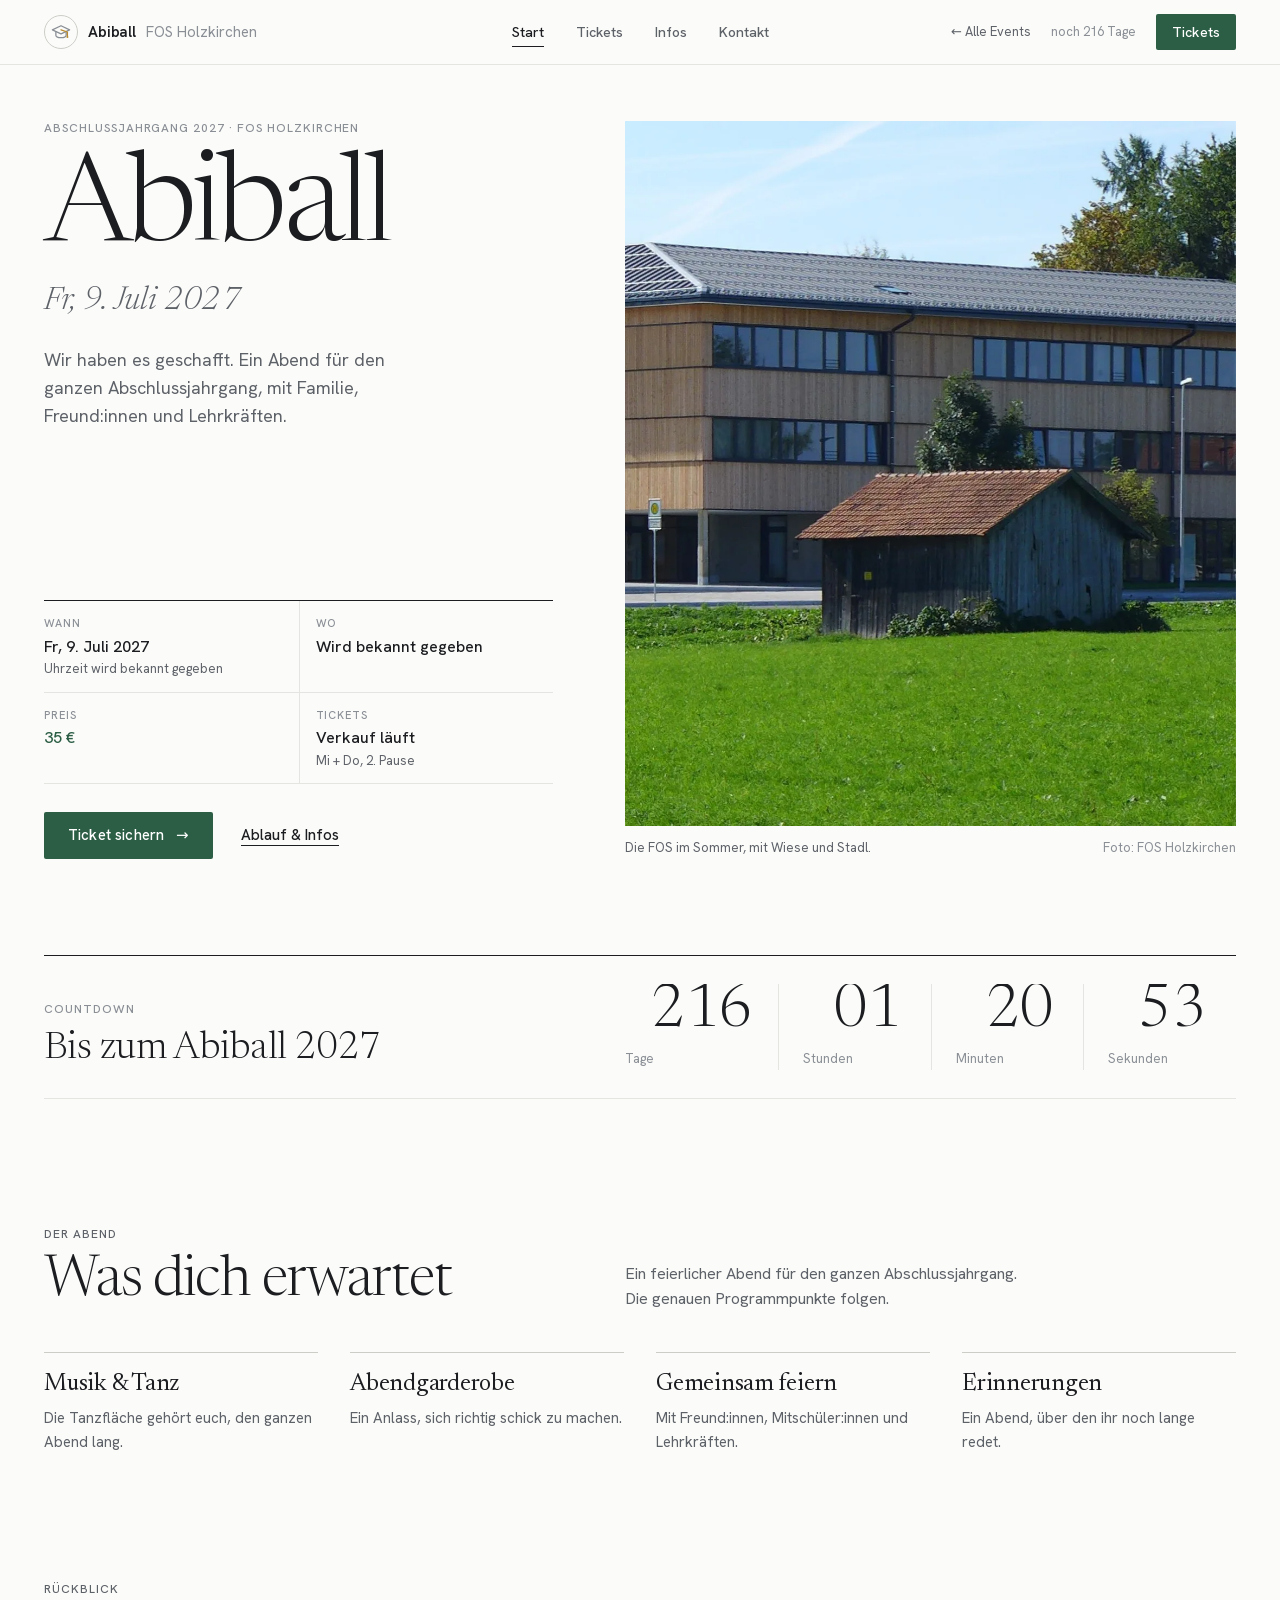
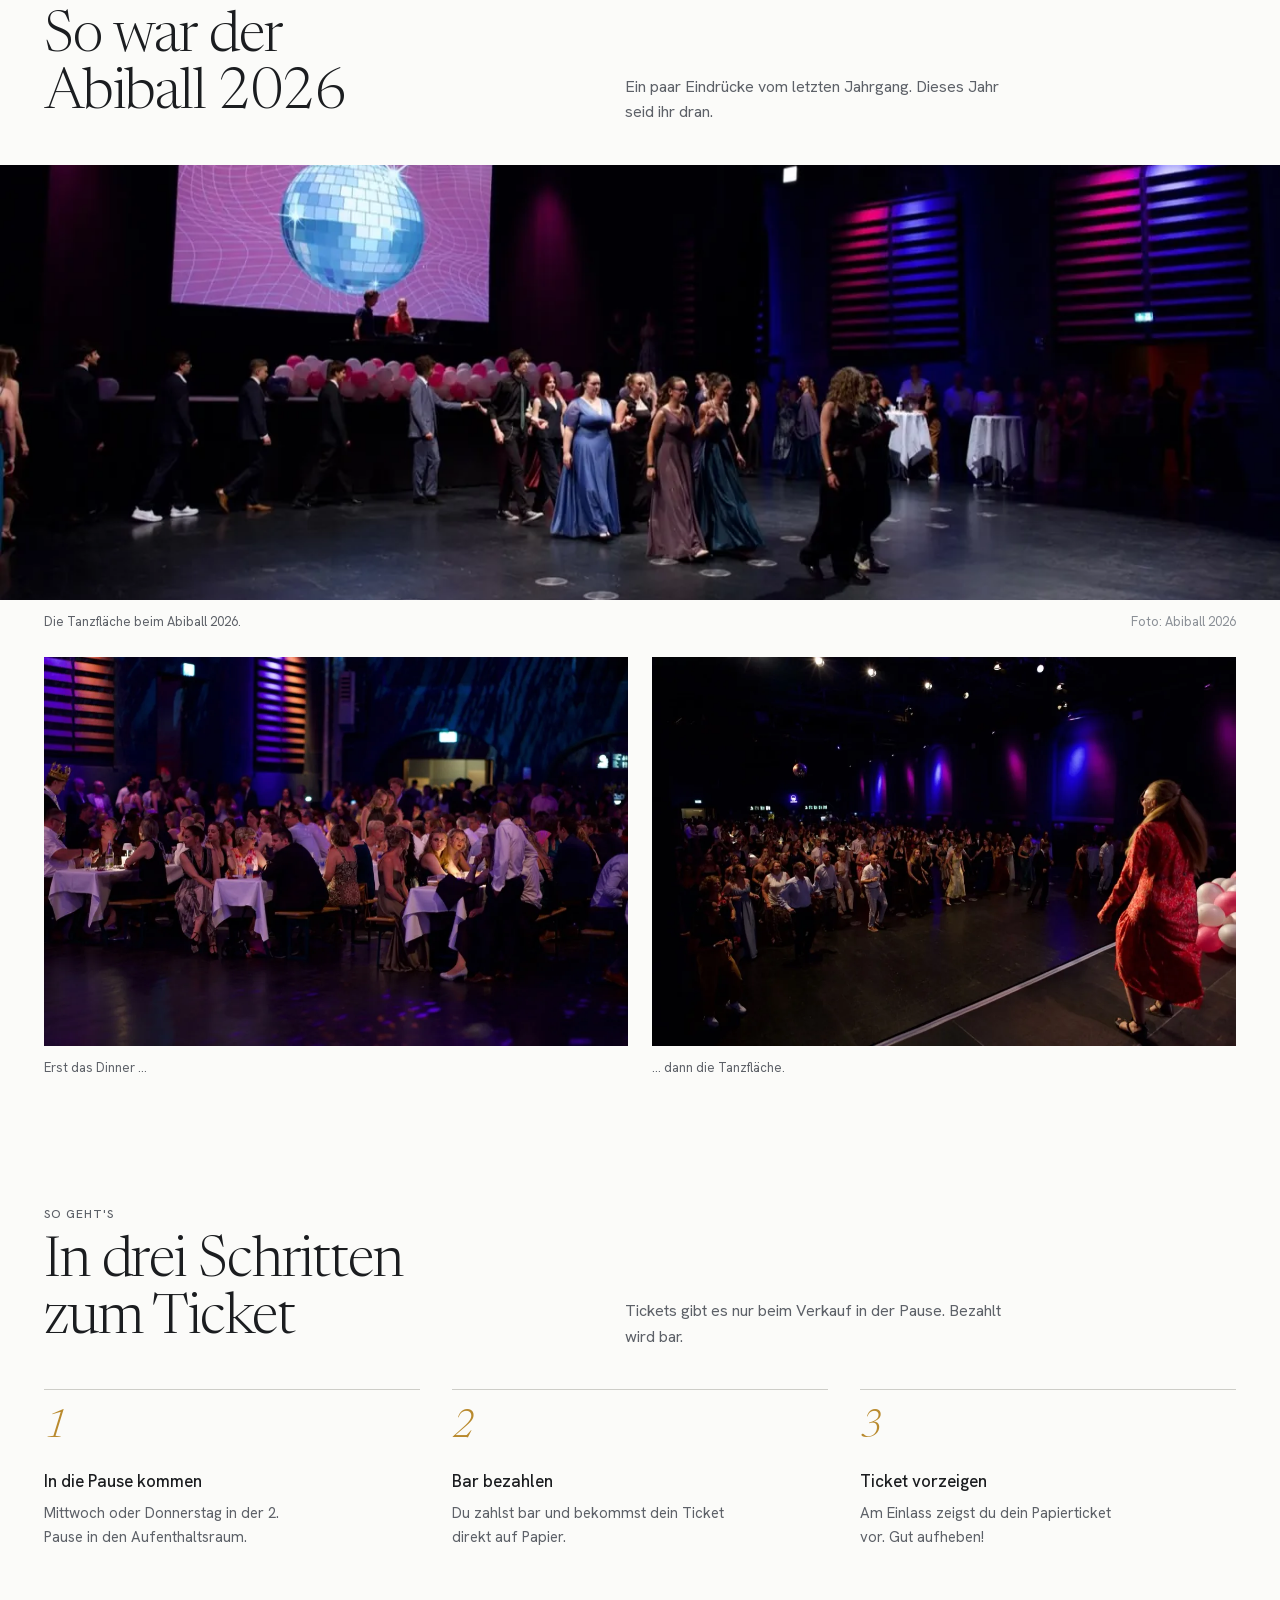
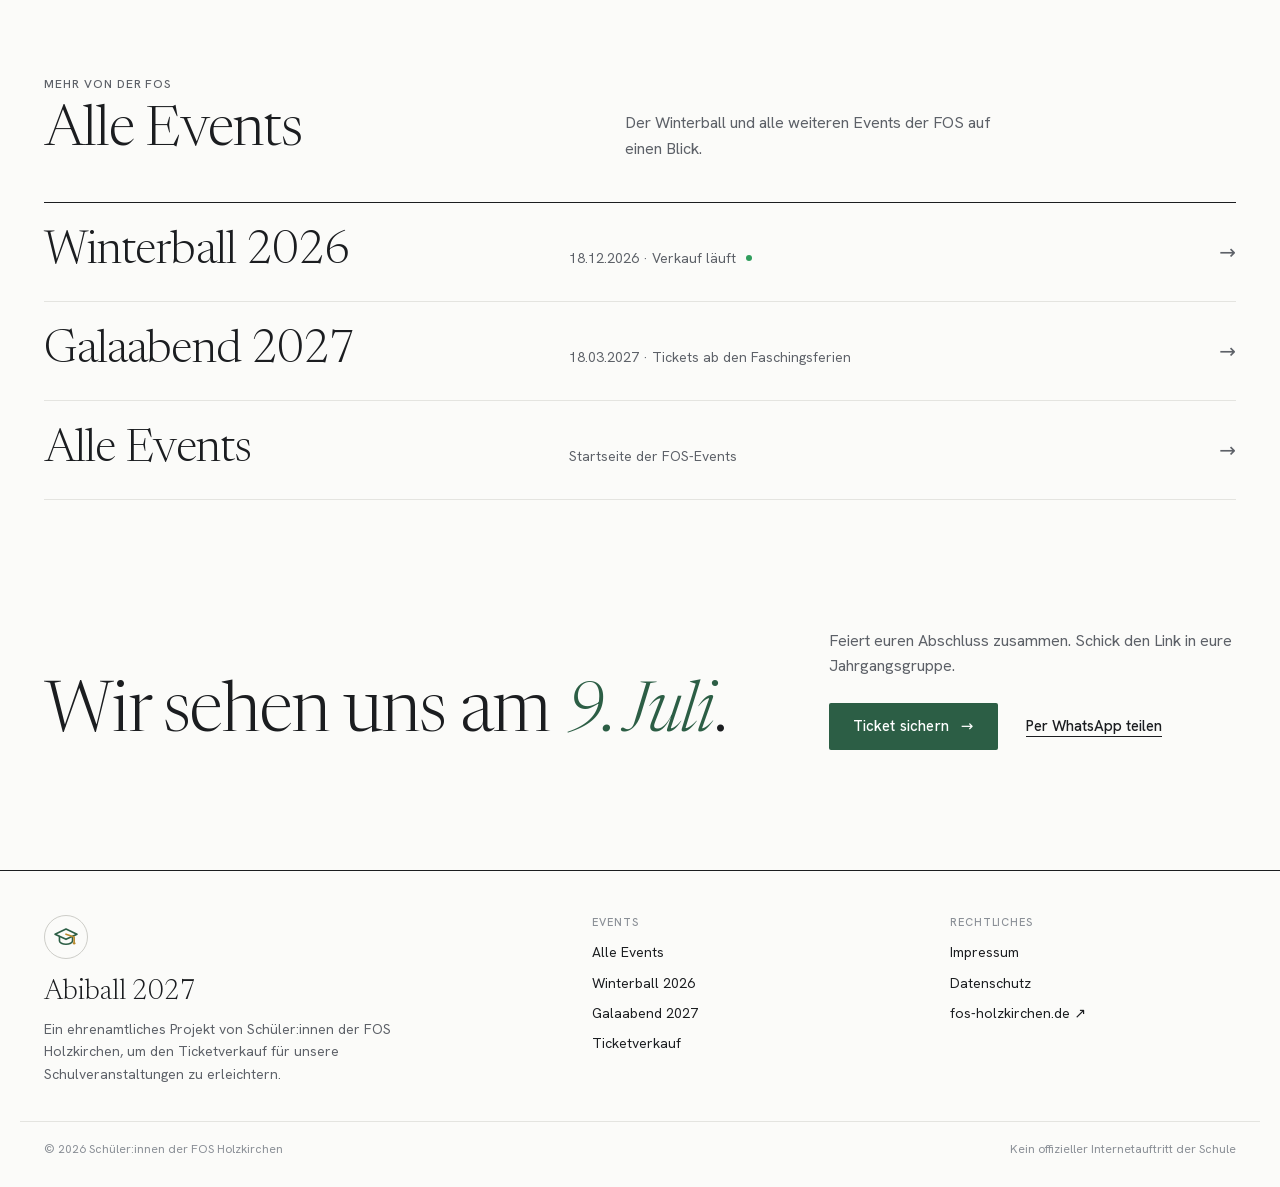
<file: abiball/index.html>
<!doctype html>
<html lang="de">
<head>
<meta charset="utf-8">
<meta name="viewport" content="width=device-width, initial-scale=1, viewport-fit=cover">
<link rel="icon" href="data:image/svg+xml,%3Csvg%20xmlns%3D%22http%3A%2F%2Fwww.w3.org%2F2000%2Fsvg%22%20viewBox%3D%220%200%2064%2064%22%3E%3Crect%20width%3D%2264%22%20height%3D%2264%22%20rx%3D%2214%22%20fill%3D%22%232c5e45%22%2F%3E%3Cg%20fill%3D%22none%22%20stroke-linecap%3D%22round%22%20stroke-linejoin%3D%22round%22%20stroke-width%3D%224%22%3E%3Cpath%20d%3D%22M32%2012%207%2024l25%2012%2025-12z%22%20fill%3D%22%23fff%22%20stroke%3D%22%23fff%22%2F%3E%3Cpath%20d%3D%22M17%2031v10c0%204%206.7%207.5%2015%207.5S47%2045%2047%2041V31%22%20stroke%3D%22%23fff%22%2F%3E%3Cpath%20d%3D%22M32%2024l19%206.5v12%22%20stroke%3D%22%23e2b66b%22%2F%3E%3C%2Fg%3E%3Ccircle%20cx%3D%2251%22%20cy%3D%2245.5%22%20r%3D%223.6%22%20fill%3D%22%23e2b66b%22%2F%3E%3C%2Fsvg%3E">
<meta name="theme-color" content="#2c5e45">
<meta property="og:type" content="website">
<meta property="og:locale" content="de_DE">
<meta property="og:title" content="Abiball 2027 · FOS Holzkirchen">
<meta property="og:description" content="Der Abiball des Abschlussjahrgangs 2027 der FOS Holzkirchen: Termin, Ablauf, Dresscode und Tickets.">
<meta property="og:url" content="https://joshuaherdt.github.io/winterball-fos/abiball/">
<meta property="og:image" content="https://joshuaherdt.github.io/winterball-fos/og/abiball.jpg">
<meta property="og:image:width" content="1200">
<meta property="og:image:height" content="630">
<meta name="twitter:card" content="summary_large_image">
<link rel="canonical" href="https://joshuaherdt.github.io/winterball-fos/abiball/">
<script>window.WB_BASE = "../";</script>
<title>Abiball 2027 · FOS Holzkirchen</title>
<meta name="description" content="Der Abiball des Abschlussjahrgangs 2027 der FOS Holzkirchen: Termin, Ablauf, Dresscode und Tickets.">
<meta name="claude:viewport-fit-sides" content="cover">
<link rel="stylesheet" href="../fonts/f-9903f11c.css">
<style>
/* Abiball: Sommer-Variante. Wiesengrün statt Himmelblau, Gold für Details, Sommerfoto mit Stadl.
   Layout: ruhiges Magazin-Layout. Echtes Foto der FOS (Lärchenholz unter blauem Himmel) als Anker,
   asymmetrisches Raster, eine Serifenschrift für Überschriften, eine Grotesk für alles andere.
   Farben aus dem Foto: Papierweiß, Anthrazit der Dachkante, Himmelblau (= FOS-Blau), Lärche als Detail. */
:root {
  --paper: #fbfbf9;
  --paper-2: #f1f1ee;
  --ink: #1b1d20;
  --ink-2: #5d6168;
  --ink-3: #8a8f96;
  --line: #e4e4e0;
  --line-2: #cdcdc8;
  --blue: #2c5e45;
  --blue-ink: #ffffff;
  --wood: #b98a2e;
  --photo: none;
  --f-serif: "Newsreader", "Iowan Old Style", Georgia, serif;
  --f-sans: "Hanken Grotesk", "Helvetica Neue", system-ui, sans-serif;
  --burst: #1b1d20, #2c5e45, #b98a2e;
  --burst-shape: cap;
  --flash: rgba(44, 94, 69, .35);
}
@media (prefers-color-scheme: dark) {
  :root:not([data-theme="light"]) {
    --paper: #111316; --paper-2: #181b1f; --ink: #ecebe6; --ink-2: #a4a8ae; --ink-3: #7c8188; --line: #25282d; --line-2: #383c42;
    --blue: #a3d2b6; --blue-ink: #0e1420; --wood: #c9a46e; --photo: brightness(.82); --flash: rgba(163, 210, 182, .35); color-scheme: dark;
  }
}
:root[data-theme="dark"] {
  --paper: #111316; --paper-2: #181b1f; --ink: #ecebe6; --ink-2: #a4a8ae; --ink-3: #7c8188; --line: #25282d; --line-2: #383c42;
  --blue: #a3d2b6; --blue-ink: #0e1420; --wood: #c9a46e; --photo: brightness(.82); --flash: rgba(163, 210, 182, .35); color-scheme: dark;
}
* { box-sizing: border-box; }
html, body { margin: 0; }
[hidden] { display: none !important; }
body { background: var(--paper); color: var(--ink); font: 400 16px/1.6 var(--f-sans); -webkit-font-smoothing: antialiased; text-rendering: optimizeLegibility; overflow-x: hidden; }
body::before { content: ""; position: fixed; inset: 0 0 auto; height: env(safe-area-inset-top, 0px); z-index: 60; background: var(--paper); }
.wrap { max-width: 1240px; margin: 0 auto; padding-left: max(24px, env(safe-area-inset-left, 0px)); padding-right: max(24px, env(safe-area-inset-right, 0px)); }
a { color: inherit; }
:focus-visible { outline: 2px solid var(--blue); outline-offset: 3px; border-radius: 2px; }
::selection { background: var(--blue); color: var(--blue-ink); }
mark.ph { background: none; color: inherit; border-bottom: 1px dashed var(--ink-3); }
img { display: block; max-width: 100%; }
svg { flex: none; }
.label { margin: 0; font: 500 12px/1.3 var(--f-sans); letter-spacing: .08em; text-transform: uppercase; color: var(--ink-3); }
h1, h2, h3 { font-weight: 400; margin: 0; text-wrap: balance; }
.serif { font-family: var(--f-serif); }

/* ---------- Buttons & Links ---------- */
.btn { appearance: none; border: 0; cursor: pointer; display: inline-flex; align-items: center; justify-content: center; gap: 12px; text-decoration: none; font: 500 15px/1 var(--f-sans); letter-spacing: .01em; padding: 16px 24px; border-radius: 2px; background: var(--blue); color: var(--blue-ink); transition: background .2s, transform .2s; }
.btn:hover { background: color-mix(in srgb, var(--blue) 86%, var(--ink)); }
.btn:active { transform: translateY(1px); }
.btn .arr { display: inline-block; transition: transform .25s cubic-bezier(.2, .8, .2, 1); }
.btn:hover .arr { transform: translateX(4px); }
.btn svg { width: 16px; height: 16px; }
.link { appearance: none; border: 0; background: none; cursor: pointer; padding: 0; font: 500 15px/1.4 var(--f-sans); color: var(--ink); text-decoration: none; background-image: linear-gradient(currentColor, currentColor); background-size: 100% 1px; background-position: 0 100%; background-repeat: no-repeat; transition: background-size .3s; }
.link:hover { background-size: 0 1px; background-position: 100% 100%; }

/* ---------- Kopf ---------- */
.top { position: sticky; top: env(safe-area-inset-top, 0px); z-index: 50; background: var(--paper); border-bottom: 1px solid var(--line); }
.top .wrap { height: 64px; display: grid; grid-template-columns: 1fr auto 1fr; align-items: center; gap: 24px; }
.brand { display: flex; align-items: center; gap: 10px; text-decoration: none; white-space: nowrap; }
.mono { flex: none; width: 34px; height: 34px; border-radius: 50%; display: grid; place-items: center; border: 1px solid var(--line-2); color: var(--blue); background: var(--paper); }
.mono svg { width: 22px; height: 22px; fill: none; stroke: currentColor; stroke-width: 1.4; stroke-linecap: round; stroke-linejoin: round; overflow: visible; }
.mono .tassel { stroke: var(--wood); transform-origin: 19px 12px; transition: transform .5s cubic-bezier(.3, 1.6, .5, 1); }
.mono .tassel circle { fill: var(--wood); stroke: none; }
.brand:hover .mono .tassel, .f-brand:hover .mono .tassel { transform: rotate(-14deg); }
.f-brand .mono { width: 44px; height: 44px; margin-bottom: 18px; }
.f-brand .mono svg { width: 28px; height: 28px; }
.brand b { font: 600 15px/1 var(--f-sans); letter-spacing: -.01em; }
.brand span { font: 400 15px/1 var(--f-sans); color: var(--ink-3); }
.tabs { display: flex; gap: 32px; }
.tabs button { appearance: none; border: 0; background: none; cursor: pointer; padding: 6px 0; font: 500 14px/1 var(--f-sans); color: var(--ink-2); position: relative; transition: color .2s; }
.tabs button::after { content: ""; position: absolute; left: 0; right: 0; bottom: -2px; height: 1px; background: var(--ink); transform: scaleX(0); transform-origin: left; transition: transform .3s cubic-bezier(.2, .8, .2, 1); }
.tabs button:hover, .tabs button[aria-selected="true"] { color: var(--ink); }
.tabs button[aria-selected="true"]::after { transform: scaleX(1); }
.tabs .tab-buy { display: none; }
.top-right { justify-self: end; display: flex; align-items: center; gap: 20px; }
.days { font-size: 13px; color: var(--ink-3); white-space: nowrap; font-variant-numeric: tabular-nums; }
.top .btn { padding: 11px 16px; font-size: 14px; }
.back { font-size: 13px; color: var(--ink-2); text-decoration: none; white-space: nowrap; }
.back:hover { color: var(--ink); }
.motto { margin: 22px 0 0; font: italic 300 22px/1.3 var(--f-serif); color: var(--ink); }
.motto small { display: block; font: 500 11px/1.3 var(--f-sans); font-style: normal; letter-spacing: .08em; text-transform: uppercase; color: var(--ink-3); margin-bottom: 6px; }

/* ---------- Panels ---------- */
main { overflow-x: clip; }
[data-panel] { outline: none; padding-bottom: 120px; }
[data-panel].enter .rise { animation: rise .9s cubic-bezier(.2, .7, .2, 1) both; }
[data-panel].enter .d1 { animation-delay: .07s; } [data-panel].enter .d2 { animation-delay: .14s; } [data-panel].enter .d3 { animation-delay: .21s; }
@keyframes rise { from { opacity: .001; transform: translateY(10px); } }
.page-head { padding-top: 72px; display: grid; grid-template-columns: 5fr 7fr; gap: 64px; align-items: end; }
.page-head h2 { font: 300 clamp(44px, 6vw, 80px)/1 var(--f-serif); letter-spacing: -.02em; margin-top: 16px; }
.page-head p { margin: 0; color: var(--ink-2); max-width: 46ch; font-size: 17px; }

/* ---------- Hero ---------- */
.hero { display: grid; grid-template-columns: minmax(0, 5fr) minmax(0, 6fr); gap: 72px; padding-top: 56px; }
.hero-text { display: flex; flex-direction: column; justify-content: space-between; gap: 48px; min-width: 0; }
.display { margin-top: 20px; font: 300 clamp(68px, 9.6vw, 144px)/.9 var(--f-serif); letter-spacing: -.035em; font-optical-sizing: auto; }
.display .yr { display: block; margin-top: 18px; font: italic 300 clamp(26px, 2.6vw, 34px)/1 var(--f-serif); letter-spacing: -.01em; color: var(--ink-2); }
.hero .lead { margin: 28px 0 0; font-size: 18px; line-height: 1.55; color: var(--ink-2); max-width: 38ch; text-wrap: pretty; }
.facts { border-top-color: var(--ink) !important; --kf-line: var(--line); --kf-label: var(--ink-3); --kf-label-o: 1; }
.facts dt { font-family: var(--f-sans); font-weight: 500; letter-spacing: .08em; }
.facts dd small { color: var(--ink-2); opacity: 1; }
.facts .kf-preis dd { color: var(--blue); }
.cta { display: flex; align-items: center; gap: 28px; flex-wrap: wrap; margin-top: 28px; }
.quota { margin-top: 22px; color: var(--blue); max-width: 360px; }
.quota-bar { height: 2px; border-radius: 0; background: var(--line); }
.quota-txt { margin: 10px 0 0; font-size: 14px; color: var(--ink-2); font-variant-numeric: tabular-nums; }
.quota-txt b { color: var(--ink); font-weight: 600; }
.quota-txt em { font-style: normal; color: var(--blue); }
.hero-photo { margin: 0; min-width: 0; }
.frame { position: relative; overflow: hidden; aspect-ratio: 1126 / 1300; background: var(--paper-2); }
.frame img { width: 100%; height: 100%; object-fit: cover; filter: var(--photo); animation: reveal 1.5s cubic-bezier(.7, 0, .15, 1) both .1s; }
@keyframes reveal { from { clip-path: inset(100% 0 0 0); transform: scale(1.06); } to { clip-path: inset(0 0 0 0); } }
#snow { position: absolute; inset: 0; width: 100%; height: 100%; pointer-events: none; }
figcaption { display: flex; justify-content: space-between; gap: 16px; padding-top: 12px; font-size: 13px; color: var(--ink-3); }
figcaption span:first-child { color: var(--ink-2); }

/* ---------- Countdown ---------- */
.count { margin-top: 96px; display: grid; grid-template-columns: 5fr 6fr; gap: 72px; align-items: end; padding: 28px 0; border-top: 1px solid var(--ink); border-bottom: 1px solid var(--line); }
.count h2 { font: 300 clamp(28px, 3vw, 40px)/1.1 var(--f-serif); letter-spacing: -.015em; margin-top: 10px; }
.count-n { display: grid; grid-template-columns: repeat(4, 1fr); }
.count-n div { display: grid; gap: 6px; }
.count-n div + div { padding-left: 24px; border-left: 1px solid var(--line); }
.count-n b { display: flex; font: 300 clamp(40px, 4.6vw, 64px)/1 var(--f-serif); letter-spacing: -.02em; font-variant-numeric: lining-nums tabular-nums; }
.count-n span { font-size: 13px; color: var(--ink-3); }

/* ---------- Abschnitte Start ---------- */
.sec { margin-top: 128px; }
.sec-head { display: grid; grid-template-columns: 5fr 6fr; gap: 72px; align-items: end; margin-bottom: 40px; }
.sec-head h2 { font: 300 clamp(36px, 4.4vw, 60px)/1.02 var(--f-serif); letter-spacing: -.02em; margin-top: 12px; }
.sec-head p { margin: 0; color: var(--ink-2); max-width: 44ch; }
#highlights { list-style: none; margin: 0; padding: 0; display: grid; grid-template-columns: repeat(4, 1fr); gap: 32px; }
.hl { display: grid; gap: 8px; align-content: start; padding-top: 18px; border-top: 1px solid var(--line-2); }
.hl-ic { display: none; }
.hl b { font: 400 24px/1.15 var(--f-serif); letter-spacing: -.01em; }
.hl span:last-child { color: var(--ink-2); font-size: 15px; }
.look { margin-top: 128px; }
.band { margin: 0; }
.duo { display: grid; grid-template-columns: 1fr 1fr; gap: 24px; margin-top: 24px; }
.duo figure { margin: 0; min-width: 0; }
.duo img { width: 100%; height: auto; aspect-ratio: 3 / 2; object-fit: cover; filter: var(--photo); }
.band img { width: 100%; height: clamp(240px, 34vw, 500px); object-fit: cover; object-position: 50% 62%; filter: var(--photo); }
.band figcaption { padding-top: 12px; }
#steps { list-style: none; margin: 0; padding: 0; display: grid; grid-template-columns: repeat(3, 1fr); gap: 32px; }
.step { display: grid; gap: 8px; align-content: start; padding-top: 18px; border-top: 1px solid var(--line-2); }
.step-n { font: italic 300 40px/1 var(--f-serif); color: var(--wood); margin-bottom: 14px; }
.step b { font: 500 17px/1.3 var(--f-sans); }
.step span:last-child { color: var(--ink-2); font-size: 15px; max-width: 34ch; }
#teasers { border-top: 1px solid var(--ink); }
.teaser { display: grid; grid-template-columns: 1fr auto; align-items: center; gap: 24px; padding: 26px 0; border-bottom: 1px solid var(--line); text-decoration: none; transition: padding .35s cubic-bezier(.2, .8, .2, 1); }
.teaser:hover { padding-left: 12px; }
.t-txt { display: grid; grid-template-columns: 5fr 4fr 2fr; gap: 24px; align-items: baseline; }
.t-name { font: 300 clamp(32px, 3.6vw, 48px)/1 var(--f-serif); letter-spacing: -.02em; order: 0; }
.t-meta { font-size: 14px; color: var(--ink-2); font-variant-numeric: tabular-nums; }
.teaser[data-status="live"] .t-meta::after { content: ""; display: inline-block; width: 6px; height: 6px; border-radius: 50%; background: #2f9d5c; margin-left: 10px; vertical-align: 2px; }
.t-go { font-size: 20px; color: var(--ink-2); transition: transform .3s, color .3s; }
.teaser:hover .t-go { transform: translateX(6px); color: var(--ink); }
.closing { margin-top: 128px; display: grid; grid-template-columns: 7fr 4fr; gap: 72px; align-items: end; }
.closing h2 { font: 300 clamp(40px, 5.4vw, 76px)/1.02 var(--f-serif); letter-spacing: -.025em; }
.closing h2 em { font-style: italic; color: var(--blue); }
.closing p { margin: 0 0 24px; color: var(--ink-2); }
.closing .cta { margin-top: 0; }

/* ---------- Events ---------- */
#events { margin-top: 64px; border-top: 1px solid var(--ink); }
.ev { display: grid; grid-template-columns: 7fr 5fr; gap: 72px; padding: 44px 0 52px; border-bottom: 1px solid var(--line); }
.ev-main, .ev-side { min-width: 0; }
.ev-kicker { margin: 0; font: 500 12px/1.3 var(--f-sans); letter-spacing: .08em; text-transform: uppercase; color: var(--ink-3); }
.ev-name { margin: 14px 0 0; font: 300 clamp(48px, 5.6vw, 80px)/.95 var(--f-serif); letter-spacing: -.03em; }
.ev-year { font-style: italic; color: var(--ink-3); }
.ev-tag { margin: 18px 0 0; color: var(--ink-2); max-width: 44ch; font-size: 17px; }
.ev-facts { display: grid; grid-template-columns: repeat(3, auto); justify-content: start; gap: 12px 40px; margin: 32px 0 0; }
.ev-facts dt { font: 500 11px/1.3 var(--f-sans); letter-spacing: .08em; text-transform: uppercase; color: var(--ink-3); }
.ev-facts dd { margin: 6px 0 0; font-weight: 500; }
.ev-facts small { display: block; color: var(--ink-3); font-weight: 400; font-size: 14px; }
.ev-side { display: grid; gap: 20px; align-content: start; position: relative; padding-top: 6px; }
.ev-status { justify-self: start; display: inline-flex; align-items: center; gap: 8px; font-size: 13px; color: var(--ink-2); }
.ev-status::before { content: ""; width: 6px; height: 6px; border-radius: 50%; background: #2f9d5c; }
.ev[data-status="soon"] .ev-status::before { background: var(--ink-3); }
.ev-prices, .sheet-prices { list-style: none; margin: 0; padding: 0; border-top: 1px solid var(--line-2); }
.ev-prices li, .sheet-prices li { display: flex; justify-content: space-between; align-items: baseline; gap: 16px; padding: 14px 0; border-bottom: 1px solid var(--line); }
.ev-prices small, .sheet-prices small { display: block; font-size: 12px; color: var(--blue); }
.ev-prices b, .sheet-prices b { font: 400 22px/1 var(--f-serif); white-space: nowrap; font-variant-numeric: lining-nums; }
.ev-prices s, .sheet-prices s { font-size: .7em; color: var(--ink-3); }
.ev .quota { margin-top: 0; }
.ev-actions { display: flex; align-items: center; gap: 20px 28px; flex-wrap: wrap; margin-top: 4px; }
.ev[data-status="soon"] .ev-btn { background: none; color: var(--ink); box-shadow: inset 0 0 0 1px var(--ink); }
.ev-cal { display: inline-flex; align-items: center; gap: 8px; font-size: 14px; color: var(--ink-2); text-decoration: none; }
.ev-cal:hover { color: var(--ink); }
.ev-cal svg { width: 16px; height: 16px; }
.ev-no { position: absolute; right: 0; top: 6px; font-size: 13px; color: var(--ink-3); font-variant-numeric: tabular-nums; }
.note { margin: 24px 0 0; font-size: 14px; color: var(--ink-3); }

/* ---------- Infos ---------- */
.info-grid { margin-top: 64px; display: grid; grid-template-columns: 7fr 5fr; gap: 72px; border-top: 1px solid var(--ink); padding-top: 32px; }
.info-grid h3, .faq h3 { font: 300 32px/1.1 var(--f-serif); letter-spacing: -.015em; margin-bottom: 20px; }
.seg { display: inline-flex; gap: 20px; margin-bottom: 14px; }
.seg button { appearance: none; border: 0; background: none; cursor: pointer; padding: 4px 0; font: 500 14px var(--f-sans); color: var(--ink-3); border-bottom: 1px solid transparent; transition: color .2s, border-color .2s; }
.seg button[aria-pressed="true"] { color: var(--ink); border-color: var(--ink); }
#ablauf { list-style: none; margin: 0; padding: 0; border-top: 1px solid var(--line-2); }
#ablauf li { display: grid; grid-template-columns: 90px 1fr; gap: 16px; padding: 14px 0; border-bottom: 1px solid var(--line); animation: rise .5s both; }
#ablauf li:nth-child(2) { animation-delay: .04s; } #ablauf li:nth-child(3) { animation-delay: .08s; } #ablauf li:nth-child(4) { animation-delay: .12s; } #ablauf li:nth-child(5) { animation-delay: .16s; }
#ablauf time { font: 400 18px/1.4 var(--f-serif); font-variant-numeric: lining-nums tabular-nums; color: var(--ink-2); }
.small { margin: 14px 0 0; font-size: 13px; color: var(--ink-3); }
#dresscode-event { margin: 0 0 20px; padding: 0 0 16px; border-bottom: 1px solid var(--line); font-size: 17px; }
#dresscode-tips { list-style: none; padding: 0; margin: 0; display: grid; gap: 16px; }
#dresscode-tips li { display: grid; gap: 2px; }
#dresscode-tips b { font: 500 11px/1.3 var(--f-sans); letter-spacing: .08em; text-transform: uppercase; color: var(--ink-3); }
#dresscode-tips span { color: var(--ink-2); }
.faq { margin-top: 96px; display: grid; grid-template-columns: 5fr 7fr; gap: 72px; border-top: 1px solid var(--ink); padding-top: 32px; }
.faq .ask { margin: 0; color: var(--ink-2); }
#faq details { border-bottom: 1px solid var(--line); }
#faq details:first-child { border-top: 1px solid var(--line-2); }
#faq summary { list-style: none; cursor: pointer; padding: 20px 44px 20px 0; position: relative; font-size: 17px; font-weight: 500; }
#faq summary::-webkit-details-marker { display: none; }
#faq summary::after { content: ""; position: absolute; right: 4px; top: 50%; width: 12px; height: 12px; margin-top: -6px; background: linear-gradient(var(--ink), var(--ink)) center/100% 1px no-repeat, linear-gradient(var(--ink), var(--ink)) center/1px 100% no-repeat; transition: transform .3s cubic-bezier(.2, .8, .2, 1); }
#faq details[open] summary::after { transform: rotate(45deg); }
#faq p { margin: -6px 0 22px; color: var(--ink-2); max-width: 60ch; }

/* ---------- Kontakt ---------- */
.contact { margin-top: 64px; display: grid; grid-template-columns: 5fr 7fr; gap: 72px; border-top: 1px solid var(--ink); padding-top: 32px; }
.contact .frame { aspect-ratio: 1200 / 986; }
.contact .frame img { animation: none; }
.rows { border-top: 1px solid var(--line-2); }
.row { display: grid; grid-template-columns: 130px 1fr auto; gap: 24px; align-items: baseline; padding: 20px 0; border-bottom: 1px solid var(--line); }
.row .k { font: 500 11px/1.3 var(--f-sans); letter-spacing: .08em; text-transform: uppercase; color: var(--ink-3); }
.row .v { margin: 0; font-size: 17px; word-break: break-word; }
.row .v small { display: block; color: var(--ink-2); font-size: 14px; }
.chip, .chip-s { appearance: none; background: none; border: 0; cursor: pointer; padding: 0; display: inline-flex; align-items: center; gap: 8px; font: 500 14px var(--f-sans); color: var(--ink); text-decoration: none; white-space: nowrap; background-image: linear-gradient(currentColor, currentColor); background-size: 100% 1px; background-position: 0 100%; background-repeat: no-repeat; padding-bottom: 2px; }
.chip:hover, .chip-s:hover { color: var(--blue); }
.team { margin: 40px 0 0; color: var(--ink-2); max-width: 52ch; }
.team b { color: var(--ink); font-weight: 500; }

/* ---------- Kauf-Fenster ---------- */
.sheet::backdrop { background: rgba(17, 19, 22, .4); }
.sheet-in { background: var(--paper); color: var(--ink); border-radius: 6px; padding: 36px 32px 28px; box-shadow: 0 40px 100px -30px rgba(0, 0, 0, .45); display: grid; }
.sheet-step { display: grid; gap: 20px; }
.sheet-x { color: var(--ink-2); }
.sheet-x:hover { color: var(--ink); }
.sheet-x svg { width: 18px; height: 18px; }
.sheet-kicker { margin: 0; font: 500 12px/1.3 var(--f-sans); letter-spacing: .08em; text-transform: uppercase; color: var(--ink-3); }
.sheet-title { margin: -10px 0 0; font: 300 38px/1.05 var(--f-serif); letter-spacing: -.02em; }
.sheet-evs { gap: 0 !important; border: 1px solid var(--line-2); }
.sheet-ev { padding: 14px 16px; background: none; border: 0; transition: background .2s; }
.sheet-ev + .sheet-ev { border-left: 1px solid var(--line-2); }
.sheet-ev b { font: 400 20px/1.15 var(--f-serif); }
.sheet-ev span { font-size: 13px; color: var(--ink-3); font-variant-numeric: tabular-nums; }
.sheet-ev em { font-style: normal; font-size: 13px; color: var(--ink-2); }
.sheet-ev[aria-checked="true"] { background: var(--paper-2); box-shadow: inset 0 -2px 0 var(--blue); }
.sheet-detail { display: grid; gap: 16px; }
.sheet-note { margin: 0; font-size: 15px; color: var(--ink-2); }
.sheet-need p { margin: 0 0 10px; font: 500 11px/1.3 var(--f-sans); letter-spacing: .08em; text-transform: uppercase; color: var(--ink-3); }
.sheet-need ul { display: grid; gap: 8px; font-size: 15px; color: var(--ink-2); }
.sheet-need svg { color: var(--ink-3); width: 16px !important; height: 16px !important; }
.sheet-go { width: 100%; padding: 18px; font-size: 16px; }
.sheet-host { margin: -8px 0 0; display: flex; gap: 8px; align-items: center; justify-content: center; font-size: 13px; color: var(--ink-3); text-align: center; }
.sheet-host svg { width: 14px !important; height: 14px !important; }
.sheet-done { text-align: center; justify-items: center; }
.sheet-ok { width: 56px; height: 56px; border-radius: 50%; display: grid; place-items: center; background: var(--blue); color: var(--blue-ink); }
.sheet-ok svg { width: 26px !important; height: 26px !important; }
.sheet-done .sheet-title { margin: 0; }
.sheet-sub { margin: -8px 0 4px; color: var(--ink-2); }
.sheet-share { justify-content: center; gap: 24px !important; }

.toast { position: fixed; z-index: 70; left: 50%; bottom: calc(28px + env(safe-area-inset-bottom, 0px)); transform: translate(-50%, 12px); opacity: 0; pointer-events: none; background: var(--ink); color: var(--paper); font-size: 14px; padding: 12px 18px; border-radius: 2px; max-width: min(420px, calc(100vw - 40px)); text-align: center; transition: opacity .3s, transform .3s; }
.toast.on { opacity: 1; transform: translate(-50%, 0); }

footer { border-top: 1px solid var(--ink); font-size: 14px; color: var(--ink-2); }
.foot { display: grid; grid-template-columns: 5fr 3fr 3fr; gap: 72px; padding-block: 44px 36px; }
.f-brand b { display: block; font: 300 28px/1.1 var(--f-serif); color: var(--ink); margin-bottom: 10px; }
.f-brand p { margin: 0; max-width: 44ch; }
.f-col { display: grid; gap: 8px; align-content: start; }
.f-col b { font: 500 11px/1.3 var(--f-sans); letter-spacing: .08em; text-transform: uppercase; color: var(--ink-3); margin-bottom: 4px; }
.f-col a, .f-col button { appearance: none; border: 0; background: none; padding: 0; cursor: pointer; font: inherit; color: var(--ink); text-align: left; text-decoration: none; justify-self: start; background-image: linear-gradient(currentColor, currentColor); background-size: 0 1px; background-position: 0 100%; background-repeat: no-repeat; transition: background-size .3s; }
.f-col a:hover, .f-col button:hover { background-size: 100% 1px; }
.f-base { display: flex; justify-content: space-between; gap: 12px; flex-wrap: wrap; padding-block: 18px 28px; border-top: 1px solid var(--line); font-size: 12px; color: var(--ink-3); }

/* ---------- Tablet ---------- */
@media (max-width: 1040px) {
  .hero, .count, .sec-head, .closing, .ev, .info-grid, .faq, .contact, .page-head, footer .wrap { gap: 48px; }
  #highlights { grid-template-columns: 1fr 1fr; row-gap: 40px; }
  .t-txt { grid-template-columns: 1fr; gap: 6px; }
}
/* ---------- Mobil ---------- */
@media (max-width: 820px) {
  .wrap { padding-left: max(20px, env(safe-area-inset-left, 0px)); padding-right: max(20px, env(safe-area-inset-right, 0px)); }
  .top .wrap { grid-template-columns: 1fr auto; height: 58px; }
  .days { display: none; }
  .brand span { display: none; }
  .tabs { position: fixed; z-index: 60; left: 0; right: 0; bottom: 0; gap: 0; justify-content: space-around; background: var(--paper); border-top: 1px solid var(--line); padding: 0 max(8px, env(safe-area-inset-right, 0px)) env(safe-area-inset-bottom, 0px) max(8px, env(safe-area-inset-left, 0px)); }
  .tabs button { flex: 1; padding: 18px 0 16px; font-size: 13px; }
  .tabs button::after { left: 30%; right: 30%; bottom: auto; top: -1px; height: 2px; background: var(--blue); }
  .hero { grid-template-columns: 1fr; padding-top: 32px; gap: 36px; }
  .hero-text { gap: 32px; }
  .display { font-size: clamp(60px, 18vw, 96px); }
  .count, .sec-head, .closing, .ev, .info-grid, .faq, .contact, .page-head, footer .wrap { grid-template-columns: 1fr; gap: 28px; }
  .page-head { padding-top: 40px; }
  .count { margin-top: 64px; }
  .count-n div + div { padding-left: 14px; }
  .sec, .band, .closing { margin-top: 88px; }
  .sec-head { margin-bottom: 28px; }
  #highlights, #steps { grid-template-columns: 1fr; gap: 0; }
  .hl, .step { padding: 18px 0 22px; }
  .step { grid-template-columns: 44px 1fr; column-gap: 12px; }
  .step-n { grid-row: span 2; margin: 0; font-size: 32px; }
  .band img { height: 240px; }
  .look { margin-top: 88px; }
  .duo { grid-template-columns: 1fr; gap: 20px; }
  .band figcaption { padding-left: 20px; padding-right: 20px; }
  .ev { padding: 32px 0 40px; }
  .ev-facts { grid-template-columns: 1fr; gap: 14px 24px; }
  .ev-actions .btn { flex: 1 1 100%; }
  .row { grid-template-columns: 1fr auto; gap: 6px 16px; }
  .row .k { grid-column: 1 / -1; }
  [data-panel] { padding-bottom: 110px; }
  .foot { grid-template-columns: 1fr 1fr; gap: 28px; }
  .f-brand { grid-column: 1 / -1; }
  .f-base { padding-bottom: 90px; }
  .toast { bottom: calc(78px + env(safe-area-inset-bottom, 0px)); }
  .sheet-in { padding: 26px 20px 20px; }
  .sheet-step { gap: 14px; }
  .sheet-title { font-size: 30px; margin-top: -8px; }
  .sheet-ev { padding: 10px 12px; }
  .sheet-ev b { font-size: 18px; }
  .sheet-prices li { padding: 10px 0; }
  .sheet-prices b { font-size: 19px; }
  .sheet .quota { margin-top: 4px; }
  .sheet-need p { margin-bottom: 6px; }
  .sheet-need ul { gap: 4px; font-size: 14px; }
  .sheet-go { position: sticky; bottom: 10px; z-index: 2; box-shadow: 0 0 0 10px var(--paper); }
}
@media (max-width: 420px) {
  .count-n b { font-size: 34px; }
  .count-n span { font-size: 12px; }
}
@media (prefers-reduced-motion: reduce) {
  *, *::before, *::after { animation: none !important; transition: none !important; }
}
</style>
</head>
<body>
<header class="top">
  <div class="wrap">
    <a class="brand" href="#start" data-goto="start" aria-label="Abiball der FOS Holzkirchen, zum Anfang"><span class="mono" aria-hidden="true"><svg viewBox="0 0 24 24"><path class="cap" d="M12 5.2 2.6 9.6 12 14l9.4-4.4z"/><path class="cap" d="M6.4 11.6v3.9c0 1.4 2.5 2.7 5.6 2.7s5.6-1.3 5.6-2.7v-3.9"/><g class="tassel"><path d="M12 9.6l7 2.4v4.4"/><circle cx="19" cy="17.4" r="1.1"/></g></svg></span><b>Abiball</b><span>FOS Holzkirchen</span></a>
    <nav class="tabs" role="tablist" aria-label="Bereiche">
      <button role="tab" data-tab="start">Start</button>
      <button role="tab" data-tab="events">Tickets</button>
      <button role="tab" data-tab="infos">Infos</button>
      <button role="tab" data-tab="kontakt">Kontakt</button>
    </nav>
    <div class="top-right">
      <a class="back" href="../"><span aria-hidden="true">←</span> Alle Events</a>
      <span class="days" data-days></span>
      <button class="btn" type="button" data-buy>Tickets</button>
    </div>
  </div>
</header>

<main>
  <!-- ===== START ===== -->
  <section data-panel="start" aria-label="Start">
    <div class="wrap">
      <div class="hero">
        <div class="hero-text">
          <div>
            <p class="label rise">Abschlussjahrgang 2027 · FOS Holzkirchen</p>
            <h1 class="display rise d1">Abiball<span class="yr" data-next-date></span></h1>
            <p class="lead rise d2">Wir haben es geschafft. Ein Abend für den ganzen Abschlussjahrgang, mit Familie, Freund:innen und Lehrkräften.</p>
            <p class="motto rise d2" id="motto" hidden><small>Abimotto</small><span></span></p>
          </div>
          <div class="rise d3">
            <dl class="facts kf--2" data-keyfacts="next"></dl>
            <div class="cta">
              <button class="btn" type="button" data-buy data-when="live">Ticket sichern <span class="arr" aria-hidden="true">→</span></button>
              <a class="link" href="#infos" data-goto="infos" data-when="live">Ablauf &amp; Infos</a>
              <button class="btn" type="button" data-buy data-when="soon">Infos zum Verkauf <span class="arr" aria-hidden="true">→</span></button>
              <a class="link" data-cal-next href="#" target="_blank" rel="noopener" data-when="soon">Termin im Kalender speichern</a>
            </div>
            <div data-quota="next"></div>
          </div>
        </div>
        <figure class="hero-photo">
          <div class="frame" id="photo">
            <img src="../img/fos-sommer.webp" width="1126" height="1300" alt="Die FOS Holzkirchen im Sommer, davor die Wiese mit dem kleinen Holzstadl">
            
          </div>
          <figcaption><span>Die FOS im Sommer, mit Wiese und Stadl.</span><span>Foto: FOS Holzkirchen</span></figcaption>
        </figure>
      </div>

      <div class="count rise d3" role="timer" aria-label="Countdown bis zum nächsten Event">
        <div><p class="label">Countdown</p><h2>Bis zum <span data-next-name></span></h2></div>
        <div class="count-n">
          <div><b id="cd-d"></b><span>Tage</span></div>
          <div><b id="cd-h"></b><span>Stunden</span></div>
          <div><b id="cd-m"></b><span>Minuten</span></div>
          <div><b id="cd-s"></b><span>Sekunden</span></div>
        </div>
      </div>

      <section class="sec" aria-labelledby="h-hl">
        <div class="sec-head"><div><p class="label">Der Abend</p><h2 id="h-hl">Was dich erwartet</h2></div><p>Ein feierlicher Abend für den ganzen Abschlussjahrgang. Die genauen Programmpunkte folgen.</p></div>
        <ul id="highlights"></ul>
      </section>
    </div>

    <section class="look" aria-labelledby="h-rb">
      <div class="wrap"><div class="sec-head"><div><p class="label">Rückblick</p><h2 id="h-rb">So war der Abiball 2026</h2></div><p>Ein paar Eindrücke vom letzten Jahrgang. Dieses Jahr seid ihr dran.</p></div></div>
      <figure class="band">
        <img src="../img/fos-abisaal.webp" width="1400" height="933" loading="lazy" alt="Tanzfläche beim Abiball 2026 mit großer Leinwand und lila Licht">
        <figcaption class="wrap"><span>Die Tanzfläche beim Abiball 2026.</span><span>Foto: Abiball 2026</span></figcaption>
      </figure>
      <div class="wrap duo">
        <figure><img src="../img/fos-abidinner.webp" width="1100" height="733" loading="lazy" alt="Festlich gedeckte Tische im Saal beim Abiball 2026"><figcaption><span>Erst das Dinner …</span></figcaption></figure>
        <figure><img src="../img/fos-abitanz.webp" width="1100" height="733" loading="lazy" alt="Volle Tanzfläche beim Abiball 2026"><figcaption><span>… dann die Tanzfläche.</span></figcaption></figure>
      </div>
    </section>

    <div class="wrap">
      <section class="sec" aria-labelledby="h-st">
        <div class="sec-head"><div><p class="label">So geht's</p><h2 id="h-st">In drei Schritten zum Ticket</h2></div><p>Tickets gibt es nur beim Verkauf in der Pause. Bezahlt wird bar.</p></div>
        <ol id="steps"></ol>
      </section>

      <section class="sec" aria-labelledby="h-pr">
        <div class="sec-head"><div><p class="label">Mehr von der FOS</p><h2 id="h-pr">Alle Events</h2></div><p>Der Winterball und alle weiteren Events der FOS auf einen Blick.</p></div>
        <div id="teasers" data-crosslinks="../"></div>
      </section>

      <section class="closing" aria-labelledby="h-fin">
        <h2 id="h-fin">Wir sehen uns am <em id="finDate"></em>.</h2>
        <div>
          <p>Feiert euren Abschluss zusammen. Schick den Link in eure Jahrgangsgruppe.</p>
          <div class="cta">
            <button class="btn" type="button" data-buy data-when="live">Ticket sichern <span class="arr" aria-hidden="true">→</span></button>
            <button class="btn" type="button" data-buy data-when="soon">Infos zum Verkauf <span class="arr" aria-hidden="true">→</span></button>
            <a class="link" data-share-wa href="#">Per WhatsApp teilen</a>
          </div>
        </div>
      </section>
    </div>
  </section>

  <!-- ===== EVENTS ===== -->
  <section data-panel="events" aria-label="Events" hidden>
    <div class="wrap">
      <div class="page-head">
        <div><p class="label rise">Vorverkauf</p><h2 class="rise d1">Events</h2></div>
        <p class="rise d2">Tickets gibt es Mittwoch und Donnerstag in der 2. Pause im Aufenthaltsraum. Du zahlst bar und bekommst dein Ticket direkt auf Papier.</p>
      </div>
      <div id="events" class="rise d3"></div>
      <p class="note">Tickets gibt es ausschließlich beim Verkauf in der Pause. Bitte kauf keine Tickets über Chats oder Direktnachrichten.</p>
    </div>
  </section>

  <!-- ===== INFOS ===== -->
  <section data-panel="infos" aria-label="Infos" hidden>
    <div class="wrap">
      <div class="page-head">
        <div><p class="label rise">Gut zu wissen</p><h2 class="rise d1">Infos</h2></div>
        <p class="rise d2">Ablauf, Dresscode und die Antworten auf die häufigsten Fragen.</p>
      </div>
      <div class="info-grid rise d3">
        <div>
          <h3>Ablauf</h3>
          <div class="seg" id="ablauf-switch" role="group" aria-label="Event wählen"></div>
          <ol id="ablauf"></ol>
        </div>
        <div>
          <h3>Dresscode</h3>
          <p id="dresscode-event"></p>
          <ul id="dresscode-tips"></ul>
        </div>
      </div>
      <div class="faq">
        <div><h3>Häufige Fragen</h3><p class="ask">Deine Frage ist nicht dabei? <a class="link" href="#kontakt" data-goto="kontakt">Schreib uns</a>.</p></div>
        <div id="faq"></div>
      </div>
    </div>
  </section>

  <!-- ===== KONTAKT ===== -->
  <section data-panel="kontakt" aria-label="Kontakt" hidden>
    <div class="wrap">
      <div class="page-head">
        <div><p class="label rise">Fragen?</p><h2 class="rise d1">Kontakt</h2></div>
        <p class="rise d2">Fragen zu Tickets beantworten wir dir beim Verkauf in der Pause. Bei allem rund um den Abend hilft dir das Organisationsteam.</p>
      </div>
      <div class="contact rise d3">
        <figure class="hero-photo">
          <div class="frame"><img src="../img/fos-halle.webp" width="1200" height="986" loading="lazy" alt="Die Halle der FOS Holzkirchen mit senkrechter Holzlattung und Glasfront"></div>
          <figcaption><span>Halle und Haupthaus der FOS.</span><span>Foto: FOS Holzkirchen</span></figcaption>
        </figure>
        <div>
          <div class="rows">
            <div class="row"><span class="k">Tickets</span><p class="v">Mi + Do, 2. Pause<small>Im Aufenthaltsraum, bar bezahlen</small></p><button class="chip" type="button" data-buy>Infos</button></div>
            <div class="row" data-opt="insta"><span class="k">Instagram</span><p class="v" data-insta-text></p><a class="chip" data-insta href="#">Öffnen ↗</a></div>
            <div class="row" data-opt="mail"><span class="k">E-Mail</span><p class="v" data-mail-text></p><button class="chip" type="button" data-copy-mail><span class="lbl">Kopieren</span></button></div>
            <div class="row"><span class="k">Schule</span><p class="v">Staatliche Fachoberschule Holzkirchen<small data-address></small></p><a class="chip" href="https://www.fos-holzkirchen.de" target="_blank" rel="noopener">Website ↗</a></div>
          </div>
          <p class="team"><b>Organisiert von Schüler:innen.</b> Der Abiball wird von Schüler:innen der FOS Holzkirchen ehrenamtlich organisiert.</p>
        </div>
      </div>
    </div>
  </section>
</main>

<footer>
  <div class="wrap foot">
    <div class="f-brand">
      <span class="mono" aria-hidden="true"><svg viewBox="0 0 24 24"><path class="cap" d="M12 5.2 2.6 9.6 12 14l9.4-4.4z"/><path class="cap" d="M6.4 11.6v3.9c0 1.4 2.5 2.7 5.6 2.7s5.6-1.3 5.6-2.7v-3.9"/><g class="tassel"><path d="M12 9.6l7 2.4v4.4"/><circle cx="19" cy="17.4" r="1.1"/></g></svg></span>
      <b>Abiball 2027</b>
      <p>Ein ehrenamtliches Projekt von Schüler:innen der FOS Holzkirchen, um den Ticketverkauf für unsere Schulveranstaltungen zu erleichtern.</p>
    </div>
    <nav class="f-col" aria-label="Events">
      <b>Events</b>
      <a data-home href="../">Alle Events</a>
      <a href="../winterball/">Winterball 2026</a>
      <a href="../galaabend/">Galaabend 2027</a>
      <button type="button" data-buy>Ticketverkauf</button>
    </nav>
    <nav class="f-col" aria-label="Rechtliches">
      <b>Rechtliches</b>
      <a data-impressum href="../impressum/">Impressum</a>
      <a data-datenschutz href="../datenschutz/">Datenschutz</a>
      <a href="https://www.fos-holzkirchen.de" target="_blank" rel="noopener">fos-holzkirchen.de ↗</a>
    </nav>
  </div>
  <div class="wrap f-base"><span>© 2026 Schüler:innen der FOS Holzkirchen</span><span>Kein offizieller Internetauftritt der Schule</span></div>
</footer>
<div class="toast" id="toast" role="status" aria-live="polite"></div>

<script>window.WB_ONLY = "abiball";</script>
<script>
/* =====================================================================
   INHALTE – alle Angaben der Website stehen hier an einer Stelle.
   Werte ändern, danach ./build.sh ausführen.
   Leere Felder ("") werden auf der Seite automatisch ausgeblendet.
   Text in [eckigen Klammern] wird als „noch auszufüllen“ markiert angezeigt.
   ===================================================================== */
const CONFIG = {
  schule: "FOS Holzkirchen",
  schuleVoll: "Staatliche Fachoberschule Holzkirchen",
  adresse: "Jörg-Hube-Straße 2, 83607 Holzkirchen",
  team: "Winterball-Team",
  seitenUrl: "https://joshuaherdt.github.io/winterball-fos/",   // Adresse der Website (für Teilen-Links)
  // Ticketverkauf: nur persönlich in der Pause, bar, mit Papierticket
  verkauf: {
    wann: "Mittwoch und Donnerstag, 2. Pause",
    wo: "Aufenthaltsraum",
    zahlung: "Bar, du bekommst dein Ticket direkt auf Papier"
  },
  instagram: "fos_holzkirchen_smv",               // Instagram-Name ohne @ (leer = ausgeblendet)
  mail: "tickets.fosholzkirchen@gmail.com",        // Kontakt-E-Mail (leer = ausgeblendet)
  zaehler: "https://joshuaherdt.goatcounter.com/count", // Besucherzählung mit GoatCounter (leer = aus)
  // Angaben für Impressum und Datenschutzerklärung (§ 5 DDG, Art. 13 DSGVO)
  verantwortlich: {
    name: "Joshua Herdt (Schülersprecher)",        // verantwortlich für die Website
    name2: "Maximilian Gründinger (Website)",       // ebenfalls verantwortlich für die Website
    name3: "Pascal Schindler (Website)",           // ebenfalls verantwortlich für die Website
    mail: "tickets.fosholzkirchen@gmail.com",
    fotos: "Malou, Klasse 13BS"   // Bildnachweis Abiball-Fotos
  },
  events: [
    {
      id: "winterball",
      seite: "winterball/",                        // Unterseite dieses Events (relativ zur Startseite)
      name: "Winterball",
      jahr: "2026",
      kicker: "Die Ballnacht im Dezember",
      tagline: "Ein Abend in Abendgarderobe, mit Musik, Tanz und dem ganzen Jahrgang.",
      start: "2026-12-18T18:00:00",                // Einlass
      ende: "2026-12-18T22:30:00",
      datumText: "Fr, 18. Dezember 2026",
      datumKurz: "18.12.2026",
      zeitText: "Einlass 18:00 bis 18:30 · Ende 22:30",
      ort: "Aula der FOS Holzkirchen",
      ortZusatz: "Jörg-Hube-Straße 2, 83607 Holzkirchen",
      preise: [                                    // erster Eintrag = Preis in den Eckdaten
        { label: "Ticket", preis: "10 €" }
      ],
      preisInfo: "",                               // kleine Zeile unter dem Preis in den Eckdaten (leer = keine)
      kontingent: null,                            // { gesamt: 300, verkauft: 120 } – nur echte Zahlen
      verkaufAb: "2026-11-18",                     // Verkaufsstart in der Pause (null = steht noch nicht fest)
      // Eigene Verkaufsorte (nur Winterball): erscheinen als Spalten im Ticket-Bereich und im Ticketfenster
      verkaufOrte: [
        { name: "FOS", tage: "Mittwoch und Donnerstag", pause: "2. Pause", wo: "Aufenthaltsraum", ab: "2026-11-18" },
        { name: "Gymnasium", tage: "Mittwoch und Freitag", pause: "2. Pause", wo: "Foyer", ab: "2026-11-27" }
      ],
                                                   // Status und Text stellen sich daraus automatisch ein
      dresscode: "Abendgarderobe",
      ablauf: [
        ["18:00", "Einlass bis 18:30"],
        ["Danach", "Klassischer Start in den Ballabend"],
        ["Später", "Dann wird es immer mehr Party"],
        ["22:30", "Ende"]
      ],
      ablaufHinweis: "Das genaue Programm gibt es am Abend selbst."
    },
    {
      id: "galaabend",
      seite: "galaabend/",
      name: "Galaabend",
      jahr: "2027",
      kicker: "Die Bühnenshow im März",
      tagline: "Eine Bühnenshow von Schüler:innen und Lehrkräften: Musik, Tanz, Comedy, Theater und mehr.",
      start: "2027-03-18T19:00:00",                // Beginn
      ende: null,                                  // Ende noch offen
      datumText: "Do, 18. März 2027",
      datumKurz: "18.03.2027",
      zeitText: "Beginn 19:00",
      ort: "Aula der FOS Holzkirchen",
      ortZusatz: "Jörg-Hube-Straße 2, 83607 Holzkirchen",
      preise: [
        { label: "Ticket", preis: "5 €" },
        { label: "3 Tickets", preis: "10 €", hinweis: "Zwei kaufen, das dritte gratis für Familie oder Freunde" }
      ],
      preisInfo: "3 Tickets für 10 €",
      kontingent: null,
      plaetze: 420,
      ausweis: false,                              // kein Ausweis am Einlass nötig
      verkaufAb: null,                             // genauer Verkaufsstart steht noch nicht fest
      verkaufHinweis: "Tickets ab den Faschingsferien", // ersetzt Status und Verkaufszeiten, solange es keinen genauen Start gibt
      vorverkauf: "Tickets gibt es ab den Faschingsferien. Die genauen Verkaufszeiten geben wir hier und auf Instagram bekannt.",
      dresscode: "Kein Dresscode, komm, wie du magst",
      anmeldungUrl: "anmeldung/",                  // Link zur Act-Anmeldung (leer = „Anmeldung öffnet bald“)
      // Act-Anmeldung (galaabend/anmeldung/): schickt die Angaben an ein Google-Formular.
      // formUrl = Link zum Formular (…/viewform), felder = Zuordnung unserer Felder zu den Formularfragen (entry.…)
      anmeldung: {
        formUrl: "https://docs.google.com/forms/d/e/1FAIpQLSczVK-xFuKNRg7pNem2YCwZ6mgtBWafMitnMy3DT9OUvDqyaQ/viewform",
        felder: {
          name: "entry.229047664", rolleKlasse: "entry.248625038", telefon: "entry.631563085", email: "entry.2127110062",
          erreichbar: "entry.1366109854", titel: "entry.1780089570", sparte: "entry.1892016127", beschreibung: "entry.1635024999",
          mitwirkende: "entry.1263199066", dauer: "entry.1138693358", technik: "entry.17451326", mitbringen: "entry.1468615856",
          zuschuss: "entry.1645096892", zuschussWofuer: "entry.91655807", nachricht: "entry.478751171", einwilligung: "entry.1288838015"
        }
      },
      anmeldeschluss: "14. Februar 2027",
      ablaufFertig: true,                          // kompletter Ablauf, kein „weiteres Programm folgt“
      ablauf: [
        ["Einlass", "Freie Platzwahl"],
        ["19:00", "Erster Teil der Show"],
        ["Pause", "Kurz durchatmen"],
        ["Teil 2", "Zweiter Teil der Show"],
        ["Ende", "Uhrzeit folgt"]
      ],
      highlights: [
        ["mic", "Musik & Tanz", "Bands, Gesang, Instrumentalstücke und Choreos."],
        ["mask", "Comedy & Theater", "Sketche, Parodien, Zauberei und andere Bühnenideen."],
        ["users", "Lehrkräfte auf der Bühne", "Auch unsere Lehrkräfte treten auf. Lasst euch überraschen."],
        ["book", "Eine Reise", "Ein Urlaub, der nicht nach Plan läuft. Mehr verraten wir noch nicht."]
      ],
      faq: [
        ["Was ist der Galaabend?",
         "Eine Bühnenshow von Schüler:innen, für Schüler:innen, Lehrkräfte, Eltern und Freunde. Keine Party und kein Ball, sondern rund drei Stunden Programm mit Pause: Musik, Tanz, Comedy, Theater und mehr, verbunden durch eine durchgehende Geschichte."],
        ["Was kostet ein Ticket?",
         "Ein Ticket kostet 5 €. Wer zwei Tickets kauft (10 €), bekommt ein drittes gratis dazu, also drei Tickets für 10 €. Das Gratisticket ist für eine Person von außerhalb der Schule gedacht, zum Beispiel Familie oder Freunde."],
        ["Steht der Termin schon fest?",
         "Ja: Donnerstag, 18. März 2027, in der Aula. Beginn ist um 19:00 Uhr."],
        ["Ab wann gibt es Tickets?",
         "Ab den Faschingsferien. Die genauen Verkaufszeiten geben wir hier und auf Instagram bekannt."],
        ["Gibt es feste Sitzplätze?",
         "Nein, es gilt freie Platzwahl. In der Aula gibt es 420 Plätze."],
        ["Gibt es Alkohol?",
         "Nein, der Galaabend ist alkoholfrei."],
        ["Wie kann ich selbst auftreten?",
         "Die Anmeldung ist ab sofort möglich. Melde deinen Act bis zum 14. Februar 2027 an. Ein Act dauert höchstens 10 Minuten, erlaubt ist fast alles, was auf eine Bühne passt. Nach der Anmeldung meldet sich das Orga-Team innerhalb von ein bis zwei Wochen bei dir."],
        ["Gibt es etwas zu essen und zu trinken?",
         "Ob es in der Pause einen Verkauf gibt, ist noch offen. Wir geben es hier rechtzeitig bekannt."]
      ]
    },
    {
      id: "abiball",
      seite: "abiball/",
      name: "Abiball",
      jahr: "2027",
      kicker: "Für den Abschlussjahrgang 2027",
      tagline: "Den Abschluss feiern, mit Familie, Freund:innen und Lehrkräften.",
      start: "2027-07-09T00:00:00",
      ganztags: true,                              // Uhrzeit steht noch nicht fest
      ende: null,
      datumText: "Fr, 9. Juli 2027",
      datumKurz: "09.07.2027",
      zeitText: "Uhrzeit wird bekannt gegeben",
      ort: "Wird bekannt gegeben",
      ortZusatz: "",
      abimotto: "",                                // Abimotto (leer = ausgeblendet)
      preise: [
        { label: "Ticket", preis: "35 €" }
      ],
      preisInfo: "",
      kontingent: null,
      verkaufAb: "2026-11-16",
      dresscode: "Abendgarderobe",
      ablauf: []
    }
  ],
  // Weitere Events (ohne Tickets): erscheinen auf der Startseite unter „Weitere Events“, in dieser Reihenfolge.
  // datum = Tag im Format JJJJ-MM-TT (für die Datumsbox und „vorbei“), null = Termin steht noch nicht fest
  weitere: {
    veranstalter: "AG Schulleben",
    liste: [
      { name: "Weihnachtsbasar", datum: "2026-12-23", wann: "Mi, 23. Dezember 2026 · ganzer Tag", ort: "Aula und Schulgebäude",
        text: "Jede Klasse hat einen eigenen Stand oder eine eigene Aktion. Schau vorbei und lass dich überraschen." },
      { name: "Mottotage", datum: null, wann: "Termin folgt", ort: "",
        text: "Ein paar Tage, an denen jeder Tag ein eigenes Motto hat. Die Mottos geben wir rechtzeitig bekannt." },
      { name: "Valentinstag", datum: null, wann: "Rund um den 14. Februar · Termin folgt", ort: "",
        text: "Rosen verschenken: Die SMV gibt euren Klassensprecher:innen Bestellzettel. Ausgefüllt gebt ihr sie bis zum Abgabetag im Sekretariat ab, und wir liefern die Rosen aus." },
      { name: "Volleyballturnier", datum: null, wann: "Termin folgt", ort: "Turnhalle",
        text: "Für alle 12. und 13. Klassen." },
      { name: "Zeugnisverleihung", datum: "2027-07-09", wann: "Fr, 9. Juli 2027", ort: "Aula",
        text: "Die feierliche Übergabe der Abschlusszeugnisse." }
    ]
  },
  highlights: [
    ["music", "Musik & Tanz", "Die Tanzfläche gehört euch, den ganzen Abend lang."],
    ["star", "Abendgarderobe", "Ein Anlass, sich richtig schick zu machen."],
    ["glass", "Gemeinsam feiern", "Mit Freund:innen, Mitschüler:innen und Lehrkräften."],
    ["camera", "Erinnerungen", "Ein Abend, über den ihr noch lange redet."]
  ],
  schritte: [
    ["In die Pause kommen", "Mittwoch oder Donnerstag in der 2. Pause in den Aufenthaltsraum."],
    ["Bar bezahlen", "Du zahlst bar und bekommst dein Ticket direkt auf Papier."],
    ["Ticket vorzeigen", "Am Einlass zeigst du dein Papierticket vor. Gut aufheben!"]
  ],
  faq: [
    ["Wo gibt es die Tickets?",
     "Ab dem 18. November Mittwoch und Donnerstag in der 2. Pause im Aufenthaltsraum. Für den Winterball gibt es zusätzlich einen Verkauf am Gymnasium: Mittwoch und Freitag in der 2. Pause im Foyer, ab dem 27. November. Du zahlst bar und bekommst dein Ticket direkt auf Papier. Am Einlass zeigst du es vor."],
    ["Was kosten die Tickets?",
     "Ein Ticket für den Winterball kostet 10 €, für den Abiball 35 €."],
    ["Wo findet das Event statt?",
     "Winterball und Galaabend finden in der Aula der FOS Holzkirchen statt (Jörg-Hube-Straße 2, 83607 Holzkirchen). Den Ort für den Abiball geben wir rechtzeitig hier auf der Seite bekannt."],
    ["Brauche ich einen Ausweis?",
     "Ja. Bring bitte einen gültigen Lichtbildausweis mit, er kann am Einlass zusammen mit deinem Ticket kontrolliert werden."],
    ["Gibt es Alkohol?",
     "Nein, der Winterball und der Galaabend sind alkoholfrei. Beim Abiball regelt das der externe Gastgeber."],
    ["Darf ich Gäste mitbringen?",
     "Ja, auch Freund:innen von außerhalb der Schule sind willkommen. Jede Person braucht ein eigenes Ticket, das du in der Pause gleich mitkaufen kannst."],
    ["Kann ich mein Ticket zurückgeben oder weitergeben?",
     "Sprich uns dazu einfach beim Ticketverkauf in der Pause an oder schreib uns eine E-Mail."]
  ],
  dresscodeTipps: [
    ["Zur Inspiration", "Anzug, Kleid, Hosenanzug oder was du sonst gern zu einem festlichen Abend trägst."],
    ["Ganz dein Stil", "Ob klassisch, modern oder mit eigener Note: Hauptsache, du fühlst dich wohl."],
    ["Kleiner Tipp", "Für Jogginghose und Turnschuhe ist der Abend eigentlich zu schön."]
  ]
};

/* =====================================================================
   LOGIK – muss für Inhaltsänderungen nicht angefasst werden.
   ===================================================================== */
(function () {
  const $ = (s, r = document) => r.querySelector(s);
  const $$ = (s, r = document) => [...r.querySelectorAll(s)];
  const esc = (t) => String(t).replace(/[&<>"]/g, (c) => ({ "&": "&amp;", "<": "&lt;", ">": "&gt;", '"': "&quot;" }[c]));
  const ph = (t) => esc(t).replace(/\[([^\]]+)\]/g, '<mark class="ph">$1</mark>');
  const plain = (t) => String(t).replace(/\[([^\]]+)\]/g, "$1");
  const enc = encodeURIComponent;
  const still = matchMedia("(prefers-reduced-motion: reduce)").matches;
  const fine = matchMedia("(pointer: fine)").matches;
  // Eine Event-Seite setzt vorher window.WB_ONLY = "winterball" o. ä. und zeigt dann nur dieses Event
  // Verkaufsstatus aus dem Verkaufsstart (verkaufAb) ableiten: vorher „bald“, ab dem Tag „läuft“
  CONFIG.events.forEach((e) => {
    if (e.verkaufAb === undefined) return;
    const ab = e.verkaufAb ? new Date(e.verkaufAb + "T00:00:00") : null;
    e.verkaufAbText = ab ? ab.toLocaleDateString("de-DE", { day: "numeric", month: "long" }) : "";
    if (ab && Date.now() >= ab.getTime()) { e.status = "live"; e.statusText = "Verkauf läuft"; }
    else { e.status = "soon"; e.statusText = ab ? `Verkauf ab ${e.verkaufAbText}` : e.verkaufHinweis || "Verkaufsstart noch offen"; }
    e.statusInfo = e.verkaufOrte ? "An FOS und Gymnasium" : e.verkaufHinweis && !ab ? "Genaue Zeiten folgen" : "Mi + Do, 2. Pause";
  });
  // „27. November“, solange ein Verkaufsstart noch in der Zukunft liegt, sonst leer
  const abText = (d, opt = { day: "numeric", month: "long" }) => {
    if (!d) return ""; const t = new Date(d + "T00:00:00");
    return Date.now() < t.getTime() ? t.toLocaleDateString("de-DE", opt) : "";
  };
  /* ---- Besucherzählung (GoatCounter): ohne Cookies, ohne fremdes Skript ----
     Schickt pro Seitenaufruf eine kleine Anfrage mit Seite, Herkunft, Titel und Bildschirmgröße.
     Nicht auf dem eigenen Rechner (localhost) und nicht, wenn der Browser „Do Not Track“ meldet. */
  if (CONFIG.zaehler && /^https?:$/.test(location.protocol) && !/localhost|127\.0\.0\.1|claude/.test(location.hostname)
      && navigator.doNotTrack !== "1" && window.doNotTrack !== "1") {
    const herkunft = document.referrer && !document.referrer.startsWith(location.origin) ? document.referrer : "";
    const q = new URLSearchParams({ p: location.pathname, q: location.search, r: herkunft, t: document.title,
      s: [screen.width, screen.height, window.devicePixelRatio || 1].join(","), rnd: Math.random().toString(36).slice(2) });
    new Image().src = CONFIG.zaehler + "?" + q;
  }
  const ALL = CONFIG.events.slice();
  if (window.WB_ONLY) CONFIG.events = CONFIG.events.filter((e) => e.id === window.WB_ONLY);
  const single = CONFIG.events.length === 1;
  // Teilen-Links zeigen auf die Seite, auf der man gerade ist (falls sie richtig gehostet ist)
  const pageUrl = /^https?:$/.test(location.protocol) && !/claude|localhost|127\.0\.0\.1/.test(location.hostname)
    ? location.origin + location.pathname : CONFIG.seitenUrl;
  const evById = (id) => CONFIG.events.find((e) => e.id === id);
  const upcoming = CONFIG.events.filter((e) => !e.terminOffen).map((e) => ({ e, t: new Date(e.start).getTime() }))
    .filter((x) => x.t > Date.now()).sort((a, b) => a.t - b.t);
  const next = upcoming[0] ? upcoming[0].e : CONFIG.events[0];
  const nextT = upcoming[0] ? upcoming[0].t : null;
  const live = CONFIG.events.find((e) => e.status === "live") || next;

  /* ---- Grundgerüst für Kauf-Fenster, Countdown-Ziffern, Kontingent ---- */
  const base = document.createElement("style");
  base.textContent = `
html.sheet-open{overflow:hidden}
.price-note{margin:0;font-size:15px;line-height:1.5;opacity:.85}
.ablauf-more{opacity:.6}
.ablauf-more time{letter-spacing:.1em}
.sheet{position:fixed;inset:0;width:100%;height:100%;max-width:none;max-height:none;margin:0;padding:0;border:0;background:transparent;color:inherit;overflow-y:auto;overscroll-behavior:contain}
.sheet[open]{display:flex;padding:max(16px,env(safe-area-inset-top,0px)) max(16px,env(safe-area-inset-right,0px)) max(16px,env(safe-area-inset-bottom,0px)) max(16px,env(safe-area-inset-left,0px))}
.sheet::backdrop{background:rgba(0,0,0,.55);-webkit-backdrop-filter:blur(6px);backdrop-filter:blur(6px)}
.sheet-in{position:relative;width:min(540px,100%);margin:auto;animation:wb-sheet-in .5s cubic-bezier(.2,.85,.2,1) both}
.sheet.closing .sheet-in{animation:wb-sheet-out .22s ease-in both}
.sheet-step[hidden]{display:none!important}
.sheet-evs{display:grid;grid-template-columns:repeat(auto-fit,minmax(180px,1fr));gap:10px}
.sheet-ev{appearance:none;font:inherit;color:inherit;text-align:left;cursor:pointer;display:grid;gap:2px}
.sheet-x{appearance:none;border:0;cursor:pointer;position:absolute;top:14px;right:14px;width:40px;height:40px;border-radius:50%;display:grid;place-items:center;font:inherit;color:inherit;background:transparent}
.sheet-need ul,.sheet-prices{list-style:none;margin:0;padding:0}
.sheet-need li{display:flex;gap:10px;align-items:center}
.sheet-need svg,.sheet-host svg,.sheet-share svg,.ev-cal svg{width:18px;height:18px;flex:none}
.sheet-share{display:flex;flex-wrap:wrap;gap:8px}
.sheet-ok svg{width:34px;height:34px}
@keyframes wb-sheet-in{from{opacity:0;transform:translateY(28px) scale(.97)}}
@keyframes wb-sheet-out{to{opacity:0;transform:translateY(18px) scale(.98)}}
@media (max-width:600px){
  .sheet[open]{padding:0}
  .sheet-in{width:100%;margin:auto 0 0;border-bottom-left-radius:0!important;border-bottom-right-radius:0!important;padding-bottom:calc(26px + env(safe-area-inset-bottom,0px))!important;animation-name:wb-sheet-up}
  .sheet.closing .sheet-in{animation-name:wb-sheet-down}
  .sheet-evs{grid-template-columns:1fr 1fr}
  .sheet-ev{min-width:0}
  .sheet-go{position:sticky;bottom:calc(12px + env(safe-area-inset-bottom,0px));z-index:3;box-shadow:0 10px 30px -6px rgba(0,0,0,.35)}
}
@keyframes wb-sheet-up{from{transform:translateY(100%)}}
@keyframes wb-sheet-down{to{transform:translateY(100%)}}
.cd-n{display:inline-flex;justify-content:center}
.cd-n i{display:inline-block;font-style:normal;overflow:hidden}
.cd-n i.in{animation:wb-digit .55s cubic-bezier(.2,.85,.25,1.15)}
@keyframes wb-digit{from{transform:translateY(-.6em);opacity:0;filter:blur(3px)}}
.quota-bar{height:6px;border-radius:9px;overflow:hidden;background:rgba(127,127,127,.22)}
.quota-bar i{display:block;height:100%;width:calc(var(--q)*100%);border-radius:inherit;background:currentColor;animation:wb-fill 1.6s cubic-bezier(.2,.85,.2,1) .25s both}
@keyframes wb-fill{from{width:0}}
.flash{animation:wb-flash 1.4s ease}
@keyframes wb-flash{30%{box-shadow:0 0 0 4px var(--flash,rgba(255,200,120,.8))}}
::view-transition-old(root),::view-transition-new(root){animation-duration:.32s}
/* Eckdaten (Wann · Wo · Preis · Tickets): auf allen Seiten gleich aufgebaut, Farben kommen von der Seite */
.kf{display:grid;grid-template-columns:repeat(4,minmax(0,1fr));margin:0;text-align:left;border-top:1px solid var(--kf-line,rgba(127,127,127,.3));border-bottom:1px solid var(--kf-line,rgba(127,127,127,.3))}
.kf-i{min-width:0;padding:16px 18px 14px}
.kf-i:first-child{padding-left:0}.kf-i:last-child{padding-right:0}
.kf-i+.kf-i{border-left:1px solid var(--kf-line,rgba(127,127,127,.3))}
.kf dt{margin:0 0 5px;font-size:11px;font-weight:600;line-height:1.2;letter-spacing:.16em;text-transform:uppercase;color:var(--kf-label,inherit);opacity:var(--kf-label-o,.75)}
.kf dd{margin:0;font-size:var(--kf-size,16px);font-weight:500;line-height:1.35;color:var(--kf-value,inherit)}
.kf dd small{display:block;margin-top:3px;font-size:13px;font-weight:400;opacity:.72}
.kf-tbc{display:inline-block;margin-left:6px;padding:1px 7px;border:1px solid currentColor;border-radius:99px;font-size:10px;font-style:normal;font-weight:600;letter-spacing:.08em;text-transform:uppercase;vertical-align:2px;opacity:.8;white-space:nowrap}
/* 2 × 2: schmale Spalten (kf--2), Karten (kf--compact) und alle Handys */
.kf .kf-i.kf-verkauf{grid-column:1/-1;padding-left:0;padding-right:0;border-left:0;border-top:1px solid var(--kf-line,rgba(127,127,127,.3))}
.kf .kf-verkauf dt{margin-bottom:12px}
.kf-verkauf dd{display:grid;grid-template-columns:1fr 1fr;gap:12px 28px}
.kf-ort{min-width:0}.kf-ort b{display:block;margin-bottom:3px;font-size:12px;font-weight:600;letter-spacing:.14em;text-transform:uppercase;color:var(--kf-label,inherit)}
@media (max-width:440px){.kf-verkauf dd{grid-template-columns:1fr}}
.kf--2,.kf--compact{grid-template-columns:1fr 1fr}
.kf--2 .kf-i:nth-child(odd),.kf--compact .kf-i:nth-child(odd){padding-left:0;padding-right:16px;border-left:0}
.kf--2 .kf-i:nth-child(even),.kf--compact .kf-i:nth-child(even){padding-left:16px;padding-right:0}
.kf--2 .kf-i:nth-child(n+3),.kf--compact .kf-i:nth-child(n+3){border-top:1px solid var(--kf-line,rgba(127,127,127,.3))}
.kf--compact{border-bottom:0}.kf--compact .kf-i{padding-top:10px;padding-bottom:9px}
.kf--compact dd{font-size:15px}.kf--compact .kf-wo small{display:none}
@media (max-width:720px){
  .kf{grid-template-columns:1fr 1fr}
  .kf .kf-i:nth-child(odd){padding-left:0;padding-right:14px;border-left:0}
  .kf .kf-i:nth-child(even){padding-left:14px;padding-right:0}
  .kf .kf-i:nth-child(n+3){border-top:1px solid var(--kf-line,rgba(127,127,127,.3))}
}
/* Kein Doppeltipp-Zoom auf Buttons und Links (z. B. beim schnellen Tippen) */
a,button,label,summary,[role=tab]{touch-action:manipulation}
/* Auf Touch-Geräten: größere Tippflächen für Textlinks, ohne das Layout zu verschieben */
@media (pointer:coarse){
  .link,a.chip,button.chip,.chip-s,.ev-cal,.back,.brand,.txt-btn,.inline-link{padding-top:10px!important;padding-bottom:10px!important;margin-top:-10px;margin-bottom:-10px;background-origin:content-box}
  footer .f-col{gap:0!important}
  footer .f-col a,footer .f-col button{padding-top:8px!important;padding-bottom:8px!important;background-origin:content-box}
}
@media (prefers-reduced-motion:reduce){.sheet-in,.sheet.closing .sheet-in,.cd-n i.in,.quota-bar i,.flash{animation:none!important}}
`;
  document.head.prepend(base);

  /* ---- Icons ---- */
  const S = (p) => `<svg viewBox="0 0 24 24" fill="none" stroke="currentColor" stroke-width="1.7" stroke-linecap="round" stroke-linejoin="round" aria-hidden="true">${p}</svg>`;
  const ICON = {
    music: S('<path d="M9 18V5l12-2v13"/><circle cx="6" cy="18" r="3"/><circle cx="18" cy="16" r="3"/>'),
    glass: S('<path d="M8 2h8l-1 8a3 3 0 0 1-6 0z"/><path d="M12 13v8M8 21h8"/>'),
    food: S('<path d="M7 2v20M4 2v6a3 3 0 0 0 6 0V2M18 22V2c-2.5 0-4 3-4 7s1.5 5 4 5"/>'),
    camera: S('<rect x="3" y="7" width="18" height="13" rx="2"/><path d="M8 7l2-3h4l2 3"/><circle cx="12" cy="13.5" r="3.5"/>'),
    star: S('<path d="M12 3l2.4 5.6L20 9.2l-4.4 3.9L17 19l-5-3-5 3 1.4-5.9L4 9.2l5.6-.6z"/>'),
    mail: S('<rect x="3" y="5" width="18" height="14" rx="2"/><path d="m3 7 9 6 9-6"/>'),
    card: S('<rect x="2" y="5" width="20" height="14" rx="2"/><path d="M2 10h20M6 15h4"/>'),
    id: S('<rect x="3" y="4" width="18" height="16" rx="2"/><circle cx="9" cy="11" r="2.5"/><path d="M5.5 17c.8-2 2-3 3.5-3s2.7 1 3.5 3M15 9h3M15 13h3"/>'),
    lock: S('<rect x="4" y="10" width="16" height="11" rx="2"/><path d="M8 10V7a4 4 0 0 1 8 0v3"/>'),
    check: S('<path d="m5 12.5 4.5 4.5L19 7.5"/>'),
    cal: S('<rect x="3" y="5" width="18" height="16" rx="2"/><path d="M3 10h18M8 3v4M16 3v4M12 13.5v4M10 15.5h4"/>'),
    pin: S('<path d="M12 21s-7-6.2-7-11.5a7 7 0 0 1 14 0C19 14.8 12 21 12 21z"/><circle cx="12" cy="9.5" r="2.5"/>'),
    chat: S('<path d="M20 12a8 8 0 0 1-11.6 7.1L4 20l1-4.2A8 8 0 1 1 20 12z"/><path d="M9 10h6M9 14h4"/>'),
    link: S('<path d="M10 14a5 5 0 0 0 7 0l3-3a5 5 0 0 0-7-7l-1 1"/><path d="M14 10a5 5 0 0 0-7 0l-3 3a5 5 0 0 0 7 7l1-1"/>'),
    mic: S('<rect x="9" y="3" width="6" height="11" rx="3"/><path d="M6 11a6 6 0 0 0 12 0M12 17v4M8.5 21h7"/>'),
    mask: S('<path d="M4 4h10v6a5 5 0 0 1-10 0z"/><path d="M7 8h.01M11 8h.01M7.5 11.5c1 .8 2 .8 3 0"/><path d="M14 9h6v6a5 5 0 0 1-8.6 3.5"/><path d="M16 12h.01M19 12h.01M16 15.5c1-.8 2-.8 3 0"/>'),
    users: S('<circle cx="9" cy="8" r="3.5"/><path d="M2.5 20c.8-3.6 3.3-5.5 6.5-5.5s5.7 1.9 6.5 5.5"/><path d="M16 4.6a3.5 3.5 0 0 1 0 6.8M18 14.8c1.9.7 3.1 2.4 3.5 5.2"/>'),
    book: S('<path d="M12 6c-2-1.5-5-2-8-1.5v14c3-.5 6 0 8 1.5 2-1.5 5-2 8-1.5v-14c-3-.5-6 0-8 1.5z"/><path d="M12 6v14"/>'),
    x: S('<path d="M6 6l12 12M18 6 6 18"/>')
  };
  window.WB_ICON = ICON;

  /* ---- Bausteine ---- */
  const fmt = (s) => s.replace(/[-:]/g, "").slice(0, 15);
  const day = (s) => s.slice(0, 10).replace(/-/g, "");
  const nextDay = (s) => { const d = new Date(s); d.setDate(d.getDate() + 1); return d.getFullYear() + String(d.getMonth() + 1).padStart(2, "0") + String(d.getDate()).padStart(2, "0"); };
  const ortText = (ev) => [ev.ort, ev.ortZusatz].filter(Boolean).map(plain).join(", ");
  const calDates = (ev) => ev.ganztags ? day(ev.start) + "/" + nextDay(ev.start) : fmt(ev.start) + "/" + fmt(ev.ende || ev.start);
  const calUrl = (ev) => "https://calendar.google.com/calendar/render?action=TEMPLATE" +
    "&text=" + enc(`${ev.name} ${ev.jahr} · ${CONFIG.schule}`) +
    "&dates=" + calDates(ev) + (ev.ganztags ? "" : "&ctz=Europe/Berlin") +
    "&location=" + enc(ortText(ev)) +
    "&details=" + enc(`Infos und Tickets: ${CONFIG.seitenUrl}${ev.seite || ""}`);
  const ics = (ev) => {
    const lines = ["BEGIN:VCALENDAR", "VERSION:2.0", "PRODID:-//FOS Holzkirchen//Events//DE", "BEGIN:VEVENT",
      `UID:${ev.id}-${ev.jahr}@fos-holzkirchen-events`, `DTSTAMP:${new Date().toISOString().replace(/[-:]/g, "").slice(0, 15)}Z`];
    if (ev.ganztags) lines.push(`DTSTART;VALUE=DATE:${day(ev.start)}`, `DTEND;VALUE=DATE:${nextDay(ev.start)}`);
    else lines.push(`DTSTART;TZID=Europe/Berlin:${fmt(ev.start)}`, `DTEND;TZID=Europe/Berlin:${fmt(ev.ende || ev.start)}`);
    lines.push(`SUMMARY:${ev.name} ${ev.jahr} · ${CONFIG.schule}`, `LOCATION:${ortText(ev)}`,
      `DESCRIPTION:Infos und Tickets: ${CONFIG.seitenUrl}${ev.seite || ""}`, "END:VEVENT", "END:VCALENDAR");
    return URL.createObjectURL(new Blob([lines.join("\r\n")], { type: "text/calendar" }));
  };
  const waUrl = (ev) => "https://wa.me/?text=" + enc(`Kommst du mit zum ${ev.name} ${ev.jahr}? ${ev.datumText}. Infos und Tickets: ${CONFIG.seitenUrl}${ev.seite || ""}`);
  const quota = (ev) => {
    if (!ev || !ev.kontingent) return "";
    const { gesamt, verkauft } = ev.kontingent, q = Math.min(1, verkauft / gesamt), frei = Math.max(0, gesamt - verkauft);
    return `<div class="quota${q >= .8 ? " hot" : ""}" style="--q:${q.toFixed(3)}">
      <div class="quota-bar" role="progressbar" aria-valuemin="0" aria-valuemax="${gesamt}" aria-valuenow="${verkauft}" aria-label="Verkaufte Tickets"><i></i></div>
      <p class="quota-txt">${q >= 1 ? "Ausverkauft" : `Noch <b>${frei}</b> von ${gesamt} Tickets frei`}${q >= .8 && q < 1 ? " · <em>bald weg</em>" : ""}</p></div>`;
  };
  const nb = (t) => t.replace(/(\d) (€|Uhr)/g, "$1&nbsp;$2");          // „45 €“ nie umbrechen
  const prices = (ev, cls) => !ev.preise.length ? `<p class="price-note">Die Preise geben wir rechtzeitig bekannt.</p>` : `<ul class="${cls}">${ev.preise.map((p) =>
    `<li><span>${esc(p.label)}${p.hinweis ? `<small>${ph(p.hinweis)}</small>` : ""}</span><b>${p.alt ? `<s>${ph(p.alt)}</s> ` : ""}${nb(ph(p.preis))}</b></li>`).join("")}</ul>`;
  // Eckdaten: immer Wann · Wo · Preis · Tickets, in dieser Reihenfolge
  // kurz = ohne Jahreszahl (z. B. auf den Karten der Startseite, wo das Jahr schon im Titel steht)
  const keyfacts = (ev, kurz) => [
    ["wann", "Wann", ph(kurz ? ev.datumText.replace(/\s*\d{4}$/, "") : ev.datumText) + (ev.vorlaeufig ? '<em class="kf-tbc">vorläufig</em>' : ""), ph(ev.zeitText)],
    ["wo", "Wo", ph(ev.ort), ev.ortZusatz ? ph(ev.ortZusatz) : ""],
    ["preis", "Preis", ev.preise.length ? ph(ev.preise[0].preis) : "Preis folgt", ev.preisInfo ? ph(ev.preisInfo) : ""],
    ["tickets", "Tickets", esc(ev.statusText), ev.statusInfo ? ph(ev.statusInfo) : ""]
  ].map(([c, k, v, sub]) => `<div class="kf-i kf-${c}"><dt>${k}</dt><dd>${nb(v)}${sub ? `<small>${nb(sub)}</small>` : ""}</dd></div>`).join("") +
  // Zusätzliche breite Zeile mit den Verkaufsorten (nur Events mit verkaufOrte, nicht in der kurzen Fassung)
  (!kurz && ev.verkaufOrte ? `<div class="kf-i kf-verkauf"><dt>Verkauf</dt><dd>${ev.verkaufOrte.map((o) =>
    `<span class="kf-ort"><b>${esc(o.name)}</b>${esc(o.tage)}, ${esc(o.pause)}<small>${esc(o.wo)}${abText(o.ab) ? ` · ab ${esc(abText(o.ab))}` : ""}</small></span>`).join("")}</dd></div>` : "");
  const buyLabel = (ev) => ev.status === "live" ? "Ticket kaufen" : ev.status === "soldout" ? "Ausverkauft" : "Infos zum Verkauf";

  /* ---- Event-Karten ---- */
  const list = $("#events");
  if (list) list.innerHTML = CONFIG.events.map((ev, i) => `
    <article class="ev ev--${ev.id}" data-status="${ev.status}" data-glow>
      <div class="ev-main">
        <p class="ev-kicker">${esc(ev.kicker)}</p>
        <h3 class="ev-name">${esc(ev.name)} <span class="ev-year">${esc(ev.jahr)}</span></h3>
        <p class="ev-tag">${esc(ev.tagline)}</p>
        <dl class="ev-facts">
          <div><dt>Wann</dt><dd>${ph(ev.datumText)}${ev.vorlaeufig ? '<em class="kf-tbc">vorläufig</em>' : ""}<small>${ph(ev.zeitText)}</small></dd></div>
          <div><dt>Wo</dt><dd>${ph(ev.ort)}${ev.ortZusatz ? `<small>${ph(ev.ortZusatz)}</small>` : ""}</dd></div>
        </dl>
      </div>
      <div class="ev-side">
        <span class="ev-status">${esc(ev.statusText)}</span>
        ${prices(ev, "ev-prices")}
        ${quota(ev)}
        <div class="ev-actions">
          <button type="button" class="btn ev-btn" data-buy="${ev.id}">${buyLabel(ev)} <span aria-hidden="true">→</span></button>
          ${ev.terminOffen ? "" : `<a class="ev-cal" href="${calUrl(ev)}" target="_blank" rel="noopener">${ICON.cal}Im Kalender speichern</a>`}
        </div>
        <span class="ev-no">Nr. ${String(i + 1).padStart(2, "0")} · ${esc(ev.jahr)}</span>
      </div>
    </article>`).join("");

  /* ---- Start: Highlights, Schritte, Teaser, Fakten ---- */
  // Eine Eventseite darf eigene Highlights / FAQ mitbringen (ev.highlights, ev.faq)
  const own = (k) => (single && CONFIG.events[0][k]) || CONFIG[k];
  const hl = $("#highlights");
  if (hl) hl.innerHTML = own("highlights").map(([ic, t, d]) =>
    `<li class="hl"><span class="hl-ic">${ICON[ic] || ICON.star}</span><b>${esc(t)}</b><span>${esc(d)}</span></li>`).join("");
  const st = $("#steps");
  if (st) st.innerHTML = CONFIG.schritte.map(([t, d], i) =>
    `<li class="step"><span class="step-n">${i + 1}</span><b>${esc(t)}</b><span>${esc(d)}</span></li>`).join("");
  const te = $("#teasers");
  if (te) te.innerHTML = CONFIG.events.map((ev) =>
    `<a class="teaser" href="#events" data-goto="events" data-focus="${ev.id}" data-status="${ev.status}">
       <span class="t-txt"><span class="t-name">${esc(ev.name)}</span><span class="t-meta">${esc(ev.datumKurz)} · ${esc(ev.statusText)}</span></span>
       <span class="t-go" aria-hidden="true">→</span></a>`).join("");
  // Querverweise auf einer Event-Seite: die anderen Events + zurück zur Startseite.
  // data-crosslinks="../" = Pfad von dieser Seite zur Startseite
  $$("[data-crosslinks]").forEach((box) => {
    const base = box.dataset.crosslinks || "../";
    const others = ALL.filter((ev) => !CONFIG.events.includes(ev) && ev.seite);
    box.innerHTML = others.map((ev) =>
      `<a class="teaser" href="${esc(base + ev.seite)}" data-status="${ev.status}">
         <span class="t-txt"><span class="t-name">${esc(ev.name)} ${esc(ev.jahr)}</span><span class="t-meta">${esc(ev.datumKurz)} · ${esc(ev.statusText)}</span></span>
         <span class="t-go" aria-hidden="true">→</span></a>`).join("") +
      `<a class="teaser" href="${esc(base)}">
         <span class="t-txt"><span class="t-name">Alle Events</span><span class="t-meta">Startseite der FOS-Events</span></span>
         <span class="t-go" aria-hidden="true">→</span></a>`;
  });
  // Verkaufsorte als Spalten (z. B. Winterball: FOS und Gymnasium)
  $$("[data-sale-cols]").forEach((box) => {
    const ev = ALL.find((e) => e.id === box.dataset.saleCols);
    if (!ev || !ev.verkaufOrte) { box.hidden = true; return; }
    box.innerHTML = ev.verkaufOrte.map((o) => {
      const ab = abText(o.ab, { weekday: "long", day: "numeric", month: "long" });
      return `<div class="sale-col" data-glow>
        <p class="sc-k">${esc(o.name)}</p>
        <h3 class="sc-tage">${esc(o.tage)}</h3>
        <p class="sc-ort">${esc(o.pause)} · ${esc(o.wo)}</p>
        <span class="sc-ab${ab ? "" : " on"}">${ab ? `Ab ${esc(ab)}` : "Verkauf läuft"}</span>
      </div>`;
    }).join("");
  });
  $$("[data-keyfacts]").forEach((el) => {
    const ev = el.dataset.keyfacts === "next" ? next : ALL.find((e) => e.id === el.dataset.keyfacts);
    if (ev) { el.classList.add("kf"); el.innerHTML = keyfacts(ev); }
  });
  $$("[data-quota]").forEach((el) => { const ev = el.dataset.quota === "next" ? live : evById(el.dataset.quota); el.innerHTML = quota(ev); el.hidden = !el.innerHTML; });
  $$("[data-next-name]").forEach((el) => (el.textContent = `${next.name} ${next.jahr}`));
  $$("[data-next-date]").forEach((el) => (el.textContent = next.datumText));
  $$("[data-next-time]").forEach((el) => (el.textContent = next.zeitText));
  $$("[data-next-ort]").forEach((el) => (el.innerHTML = ph(next.ort)));
  $$("[data-next-from]").forEach((el) => (el.innerHTML = next.preise.length ? "ab " + ph(next.preise[0].preis) : "Preis folgt"));
  $$("[data-days]").forEach((el) => {
    if (!nextT) { el.hidden = true; return; }
    const d = Math.floor((nextT - Date.now()) / 864e5);
    el.textContent = d > 1 ? `noch ${d} Tage` : d === 1 ? "morgen!" : "heute!";
  });

  /* ---- Ablauf mit Umschalter, Dresscode, FAQ ---- */
  const sw = $("#ablauf-switch"), ab = $("#ablauf"), dc = $("#dresscode-event");
  function showAblauf(id) {
    const ev = evById(id) || CONFIG.events[0];
    if (sw) $$("button", sw).forEach((b) => b.setAttribute("aria-pressed", b.dataset.ev === ev.id));
    if (ab) ab.innerHTML = ev.ablauf.map(([t, w]) => `<li><time>${esc(t)}</time><span>${esc(w)}</span></li>`).join("") + (ev.ablaufFertig ? "" :
      `<li class="ablauf-more"><time>…</time><span>${esc(ev.ablaufHinweis || "Das weitere Programm geben wir rechtzeitig bekannt.")}</span></li>`);
    if (dc) dc.innerHTML = `<b>${esc(ev.name)}:</b> ${ph(ev.dresscode)}`;
  }
  if (sw) {
    sw.innerHTML = CONFIG.events.map((e) => `<button type="button" data-ev="${e.id}">${esc(e.name)}</button>`).join("");
    sw.addEventListener("click", (e) => { const b = e.target.closest("button"); if (b) showAblauf(b.dataset.ev); });
  }
  showAblauf(CONFIG.events[0].id);
  if (sw && single) sw.hidden = true;
  // Dresscode an beliebiger Stelle: data-dresscode (Name) und data-dc-tips (Tipps)
  $$("[data-dresscode]").forEach((el) => (el.innerHTML = ph(next.dresscode)));
  $$("[data-dc-tips]").forEach((el) => (el.innerHTML = CONFIG.dresscodeTipps.map(([k, v]) => `<li><b>${esc(k)}</b><span>${esc(v)}</span></li>`).join("")));
  const tips = $("#dresscode-tips");
  if (tips) tips.innerHTML = CONFIG.dresscodeTipps.map(([k, v]) => `<li><b>${esc(k)}</b><span>${esc(v)}</span></li>`).join("");
  const faq = $("#faq");
  if (faq) faq.innerHTML = own("faq").map(([q, a], i) =>
    `<details${i === 0 ? " open" : ""}><summary>${esc(q)}</summary><p>${ph(a)}</p></details>`).join("");

  /* ---- Kontakt & Links ---- */
  // Elemente mit data-insta / data-mail-… verschwinden, solange die Angabe leer ist.
  // data-opt="insta" bzw. data-opt="mail" markiert den ganzen Block, der dann mit ausgeblendet wird.
  $$("[data-insta]").forEach((a) => { a.href = "https://instagram.com/" + CONFIG.instagram; a.target = "_blank"; a.rel = "noopener"; });
  $$("[data-insta-text]").forEach((el) => (el.textContent = "@" + CONFIG.instagram));
  $$("[data-mail-text]").forEach((el) => (el.innerHTML = esc(CONFIG.mail).replace("@", "@<wbr>")));   // Umbruch nach dem @
  if (!CONFIG.instagram) $$("[data-opt=insta], [data-insta]").forEach((el) => (el.hidden = true));
  if (!CONFIG.mail) $$("[data-opt=mail], [data-copy-mail]").forEach((el) => (el.hidden = true));
  if (CONFIG.instagram) $$("[data-opt=no-insta]").forEach((el) => (el.hidden = true));
  const BASE = window.WB_BASE || "";
  $$("[data-home]").forEach((a) => (a.href = BASE || "./"));
  $$("[data-legal]").forEach((el) => (el.innerHTML = ph(CONFIG.verantwortlich[el.dataset.legal] || "")));
  $$("[data-address]").forEach((el) => (el.textContent = CONFIG.adresse));
  $$("[data-impressum]").forEach((a) => (a.href = BASE + "impressum/"));
  $$("[data-datenschutz]").forEach((a) => (a.href = BASE + "datenschutz/"));
  $$("[data-share-wa]").forEach((a) => { a.href = waUrl(live); a.target = "_blank"; a.rel = "noopener"; });
  async function copy(text, btn, sel) {
    const lbl = btn.querySelector(".lbl") || btn, old = lbl.textContent;
    try { await navigator.clipboard.writeText(text); lbl.textContent = "Kopiert ✓"; }
    catch { if (sel) getSelection().selectAllChildren(sel); lbl.textContent = "Markiert, jetzt kopieren"; }
    setTimeout(() => (lbl.textContent = old), 1800);
  }
  document.addEventListener("click", (e) => {
    const m = e.target.closest("[data-copy-mail]"); if (m) copy(CONFIG.mail, m, $("[data-mail-text]"));
    const l = e.target.closest("[data-copy-link]"); if (l) copy(pageUrl, l);
  });

  /* ---- Countdown mit rollenden Ziffern ---- */
  const cd = { d: $("#cd-d"), h: $("#cd-h"), m: $("#cd-m"), s: $("#cd-s") };
  Object.values(cd).forEach((el) => el && el.classList.add("cd-n"));
  function setDigits(el, txt) {
    const old = el.dataset.v || "";
    if (old === txt) return;
    el.dataset.v = txt;
    el.innerHTML = [...txt].map((c, i) => `<i${old && old.length === txt.length && old[i] !== c ? ' class="in"' : ""}>${c}</i>`).join("");
  }
  function tick() {
    if (!cd.d) return;
    const r = nextT ? Math.max(0, nextT - Date.now()) / 1000 : 0;
    setDigits(cd.d, String(Math.floor(r / 86400)));
    setDigits(cd.h, String(Math.floor(r / 3600) % 24).padStart(2, "0"));
    setDigits(cd.m, String(Math.floor(r / 60) % 60).padStart(2, "0"));
    setDigits(cd.s, String(Math.floor(r) % 60).padStart(2, "0"));
  }
  tick(); setInterval(tick, 1000);

  /* ---- Konfetti / Funken beim Kauf ---- */
  function burst(x, y, n = 110) {
    if (still) return;
    const cs = getComputedStyle(document.documentElement);
    const cols = (cs.getPropertyValue("--burst") || "#ffd27a,#ffffff").split(",").map((s) => s.trim()).filter(Boolean);
    const shape = cs.getPropertyValue("--burst-shape").trim() || "rect";
    const c = document.createElement("canvas");
    c.setAttribute("aria-hidden", "true");
    c.style.cssText = "position:fixed;inset:0;width:100vw;height:100vh;pointer-events:none;z-index:2147483000";
    (sheet.open ? sheet : document.body).appendChild(c);
    const dpr = Math.min(devicePixelRatio || 1, 2), W = innerWidth, H = innerHeight;
    c.width = W * dpr; c.height = H * dpr;
    const g = c.getContext("2d"); g.scale(dpr, dpr);
    const P = Array.from({ length: n }, () => {
      const a = -Math.PI / 2 + (Math.random() - .5) * Math.PI * 1.5, v = 5 + Math.random() * 11;
      return { x, y, vx: Math.cos(a) * v, vy: Math.sin(a) * v, r: 4 + Math.random() * 6, rot: Math.random() * 6, vr: (Math.random() - .5) * .35, c: cols[Math.random() * cols.length | 0], l: 1, w: Math.random() * 6.3 };
    });
    let f = 0;
    (function loop() {
      f++; g.clearRect(0, 0, W, H);
      for (const p of P) {
        p.vx *= .982; p.vy = p.vy * .982 + .28; p.w += .12; p.x += p.vx + Math.sin(p.w) * .6; p.y += p.vy; p.rot += p.vr; p.l -= .0085;
        g.globalAlpha = Math.max(0, Math.min(1, p.l * 1.6)); g.fillStyle = g.strokeStyle = p.c;
        g.save(); g.translate(p.x, p.y); g.rotate(p.rot);
        if (shape === "circle") { g.beginPath(); g.arc(0, 0, p.r * .5, 0, 7); g.fill(); }
        else if (shape === "flake") { g.lineWidth = 1.5; g.beginPath(); for (let k = 0; k < 3; k++) { g.rotate(Math.PI / 3); g.moveTo(-p.r, 0); g.lineTo(p.r, 0); } g.stroke(); }
        else if (shape === "cap") { const s = p.r * 1.3; g.beginPath(); g.moveTo(0, -s * .5); g.lineTo(s, 0); g.lineTo(0, s * .5); g.lineTo(-s, 0); g.closePath(); g.fill(); g.fillRect(-s * .45, 0, s * .9, s * .55); g.fillRect(s * .8, 0, s * .12, s * .7); }
        else if (shape === "spark") { g.beginPath(); g.moveTo(0, -p.r); g.lineTo(p.r * .28, 0); g.lineTo(0, p.r); g.lineTo(-p.r * .28, 0); g.closePath(); g.fill(); }
        else { g.scale(1, Math.cos(p.w)); g.fillRect(-p.r / 2, -p.r / 4, p.r, p.r / 2); }
        g.restore();
      }
      if (f < 150) requestAnimationFrame(loop); else c.remove();
    })();
  }

  /* ---- Kauf-Fenster ---- */
  const sheet = document.createElement("dialog");
  sheet.className = "sheet"; sheet.id = "buy"; sheet.setAttribute("aria-labelledby", "buy-title");
  sheet.innerHTML = `
  <div class="sheet-in">
    <button type="button" class="sheet-x" data-close aria-label="Schließen">${ICON.x}</button>
    <div class="sheet-step" data-step="pick">
      <p class="sheet-kicker">Tickets</p>
      <h2 class="sheet-title" id="buy-title">Für welchen Abend?</h2>
      <div class="sheet-evs" role="radiogroup" aria-label="Event wählen">
        ${CONFIG.events.map((e) => `<button type="button" role="radio" class="sheet-ev" data-pick="${e.id}" data-status="${e.status}" aria-checked="false">
          <b>${esc(e.name)} ${esc(e.jahr)}</b><span>${esc(e.datumKurz)}</span><em>${esc(e.statusText)}</em></button>`).join("")}
      </div>
      <div class="sheet-detail" aria-live="polite"></div>
      <div class="sheet-need"><p>So kommst du an dein Ticket</p><ul class="sheet-orte"></ul></div>
      <p class="sheet-kicker">Wer kommt mit?</p>
      <div class="sheet-share">
        <a class="chip-s sheet-wa" href="#" target="_blank" rel="noopener">${ICON.chat}<span>Per WhatsApp einladen</span></a>
        <a class="chip-s sheet-cal" href="#" target="_blank" rel="noopener">${ICON.cal}<span>In den Kalender</span></a>
        <button type="button" class="chip-s" data-copy-link>${ICON.link}<span class="lbl">Link kopieren</span></button>
      </div>
    </div>
  </div>`;
  document.body.appendChild(sheet);
  if (single) {
    $(".sheet-evs", sheet).hidden = true;
    $("#buy-title", sheet).textContent = `Dein Ticket für den ${CONFIG.events[0].name}`;
  }
  const detail = $(".sheet-detail", sheet);
  let current = live;
  function pick(id) {
    const ev = evById(id) || live; current = ev;
    $$(".sheet-ev", sheet).forEach((b) => b.setAttribute("aria-checked", b.dataset.pick === ev.id));
    const insta = CONFIG.instagram ? ` Auf Instagram (<b>@${esc(CONFIG.instagram)}</b>) sagen wir Bescheid.` : "";
    detail.innerHTML = prices(ev, "sheet-prices") + quota(ev) + (ev.status !== "soon" ? ""
      : ev.verkaufAbText ? `<p class="sheet-note">Der Verkauf startet am <b>${esc(ev.verkaufAbText)}</b>.</p>`
      : ev.verkaufHinweis ? `<p class="sheet-note">Die genauen Verkaufszeiten geben wir noch bekannt.${insta}</p>`
      : `<p class="sheet-note">Der Verkaufsstart steht noch nicht fest.${insta}</p>`);
    $(".sheet-orte", sheet).innerHTML = ev.verkaufHinweis && ev.status === "soon"
      ? `<li>${ICON.cal}<span>${esc(ev.verkaufHinweis)}</span></li>`
      : (ev.verkaufOrte
      ? ev.verkaufOrte.map((o) => `<li>${ICON.pin}<span><b>${esc(o.name)}:</b> ${esc(o.tage)}, ${esc(o.pause)}, ${esc(o.wo)}${abText(o.ab) ? ` (ab ${esc(abText(o.ab))})` : ""}</span></li>`).join("")
      : `<li>${ICON.cal}<span>${esc(CONFIG.verkauf.wann)}</span></li><li>${ICON.pin}<span>${esc(CONFIG.verkauf.wo)}</span></li>`) +
      `<li>${ICON.card}<span>${esc(CONFIG.verkauf.zahlung)}</span></li>` +
      (ev.ausweis === false ? "" : `<li>${ICON.id}<span>Deinen Ausweis am Einlass</span></li>`);
    $(".sheet-wa", sheet).href = waUrl(ev);
    $(".sheet-cal", sheet).href = ev.terminOffen ? "#" : calUrl(ev);
    $(".sheet-cal", sheet).hidden = !!ev.terminOffen;
  }
  function step(name) { $$(".sheet-step", sheet).forEach((s) => (s.hidden = s.dataset.step !== name)); }
  async function openSheet(id) {
    if (window.WB.beforeOpen) await window.WB.beforeOpen(id);
    pick(id); step("pick");
    document.documentElement.classList.add("sheet-open");
    if (sheet.showModal) sheet.showModal(); else sheet.setAttribute("open", "");
    document.dispatchEvent(new CustomEvent("wb:open", { detail: id }));
  }
  function closeSheet() {
    if (!sheet.open) return;
    sheet.classList.add("closing");
    setTimeout(() => {
      sheet.classList.remove("closing");
      if (sheet.close) sheet.close(); else sheet.removeAttribute("open");
    }, still ? 0 : 220);
  }
  sheet.addEventListener("close", () => { document.documentElement.classList.remove("sheet-open"); document.dispatchEvent(new CustomEvent("wb:close")); });
  sheet.addEventListener("cancel", (e) => { e.preventDefault(); closeSheet(); });
  sheet.addEventListener("click", (e) => {
    if (e.target === sheet || e.target.closest("[data-close]")) return closeSheet();
    const p = e.target.closest("[data-pick]"); if (p) pick(p.dataset.pick);
  });
  document.addEventListener("click", (e) => {
    const b = e.target.closest("[data-buy]");
    if (b && !sheet.contains(b)) { e.preventDefault(); openSheet(b.dataset.buy); }
  });

  /* ---- Lichtpunkt unter dem Mauszeiger & magnetische Buttons ---- */
  if (fine && !still) {
    let raf = 0, last;
    document.addEventListener("pointermove", (e) => {
      last = e; if (raf) return;
      raf = requestAnimationFrame(() => {
        raf = 0;
        const el = last.target.closest && last.target.closest("[data-glow]");
        if (el) { const r = el.getBoundingClientRect(); el.style.setProperty("--mx", (last.clientX - r.left) + "px"); el.style.setProperty("--my", (last.clientY - r.top) + "px"); }
        const m = last.target.closest && last.target.closest(".magnet");
        $$(".magnet.pull").forEach((x) => { if (x !== m) { x.classList.remove("pull"); x.style.translate = ""; } });
        if (m) { const r = m.getBoundingClientRect(); m.classList.add("pull"); m.style.translate = `${((last.clientX - r.left - r.width / 2) * .18).toFixed(1)}px ${((last.clientY - r.top - r.height / 2) * .28).toFixed(1)}px`; }
      });
    });
  }

  /* ---- Untere Leiste auf dem Handy ----
     Auf schmalen Bildschirmen ist die Reiter-Leiste unten fixiert. Steckt sie dabei im
     klebenden Kopfbereich (position: sticky), setzt Safari auf dem iPhone sie manchmal
     mitten auf den Bildschirm. Deshalb hängt sie, solange sie fixiert ist, direkt am body. */
  const tabsNav = $("nav.tabs");
  if (tabsNav) {
    const home = tabsNav.parentNode, mark = document.createComment("tabs");
    home.insertBefore(mark, tabsNav);
    const place = () => {
      const fixed = getComputedStyle(tabsNav).position === "fixed";
      if (fixed && tabsNav.parentNode !== document.body) document.body.appendChild(tabsNav);
      else if (!fixed && tabsNav.parentNode === document.body) home.insertBefore(tabsNav, mark);
    };
    place();
    addEventListener("resize", place);
  }

  /* ---- Reiter (mit Tastatur & weichem Übergang) ---- */
  const tabs = ["start", "events", "infos", "kontakt"], alias = { tickets: "events" };
  $$("[data-panel]").forEach((p) => { p.id = p.id || "p-" + p.dataset.panel; p.setAttribute("role", "tabpanel"); p.tabIndex = -1; });
  $$("[data-tab]").forEach((b) => b.setAttribute("aria-controls", "p-" + b.dataset.tab));
  function show(name) {
    $$("[data-panel]").forEach((p) => {
      const on = p.dataset.panel === name;
      p.hidden = !on;
      if (on) { p.classList.remove("enter"); void p.offsetWidth; p.classList.add("enter"); }
    });
    $$("[data-tab]").forEach((b) => { const on = b.dataset.tab === name; b.setAttribute("aria-selected", on); b.tabIndex = on ? 0 : -1; });
    document.documentElement.dataset.tab = name;
  }
  function go_(name, user, focus) {
    name = alias[name] || name;
    if (!tabs.includes(name)) name = "start";
    const apply = () => { show(name); if (user) window.scrollTo(0, 0); };
    apply();
    if (user) try { history.replaceState(null, "", "#" + name); } catch {}
    if (focus) setTimeout(() => {
      const card = $(".ev--" + focus);
      if (card) { card.scrollIntoView({ behavior: still ? "auto" : "smooth", block: "center" }); card.classList.remove("flash"); void card.offsetWidth; card.classList.add("flash"); }
    }, 360);
  }
  document.addEventListener("click", (e) => {
    // <html data-tab="…"> merkt sich nur den aktiven Reiter und darf hier nicht zählen
    const t = e.target.closest("[data-tab],[data-goto]");
    if (!t || t === document.documentElement || sheet.contains(t)) return;
    e.preventDefault();
    go_(t.dataset.tab || t.dataset.goto, true, t.dataset.focus);
  });
  document.addEventListener("keydown", (e) => {
    const t = e.target.closest && e.target.closest("[data-tab]");
    if (!t || t === document.documentElement || !["ArrowLeft", "ArrowRight", "Home", "End"].includes(e.key)) return;
    const all = $$("[data-tab]", t.parentElement), i = all.indexOf(t);
    const n = e.key === "Home" ? 0 : e.key === "End" ? all.length - 1 : (i + (e.key === "ArrowRight" ? 1 : -1) + all.length) % all.length;
    all[n].focus(); go_(all[n].dataset.tab, true); e.preventDefault();
  });
  window.addEventListener("hashchange", () => { const h = location.hash.slice(1); if (h === "kaufen") openSheet(); else go_(h); });

  window.WB = { burst, openSheet, closeSheet, config: CONFIG, all: ALL, next, live, still, fine, esc, ph, calUrl, ics, ortText, pageUrl, keyfacts };
  const h0 = location.hash.slice(1);
  go_(h0 === "kaufen" ? "start" : h0 || "start");
  if (h0 === "kaufen") setTimeout(() => openSheet(), 300);
})();
</script>
<script>
(() => {
  const { still, next, burst } = window.WB;
  const $id = (id) => document.getElementById(id);
  if (next.abimotto) { $id("motto").hidden = false; $id("motto").querySelector("span").textContent = `„${next.abimotto}“`; }
  document.querySelectorAll("[data-cal-next]").forEach((a) => (a.href = window.WB.calUrl(next)));
  document.getElementById("finDate").textContent = next.datumText.replace(/^[^,]+,\s*/, "").replace(/\s*\d{4}$/, "");

  /* Buttons passend zum Stand des Vorverkaufs zeigen */
  const mode = next.status === "live" ? "live" : "soon";
  document.querySelectorAll("[data-when]").forEach((el) => (el.hidden = el.dataset.when !== mode));

  /* Kleiner Hinweis unten */
  const toast = document.getElementById("toast"); let tt;
  const say = (t) => { toast.textContent = t; toast.classList.add("on"); clearTimeout(tt); tt = setTimeout(() => toast.classList.remove("on"), 3800); };

  /* Easter Egg: Hüte werfen. Auslöser: „abi“ tippen oder Doppelklick auf das Foto */
  const photo = document.getElementById("photo");
  function caps(x, y) {
    const r = photo.getBoundingClientRect();
    burst(x ?? r.left + r.width / 2, y ?? r.top + r.height * .6);
    say("Hüte hoch! Glückwunsch, Abschlussjahrgang 2027.");
  }
  photo.addEventListener("dblclick", (e) => caps(e.clientX, e.clientY));
  let typed = "";
  addEventListener("keydown", (e) => {
    if (e.key.length !== 1 || (e.target.closest && e.target.closest("input, textarea"))) return;
    typed = (typed + e.key.toLowerCase()).slice(-3);
    if (typed === "abi") caps();
  });

  try { console.log("%cAbiball 2027 · FOS Holzkirchen", "font:400 18px Georgia,serif;padding:4px 0", "\nGlückwunsch zum Abschluss! Tipp „abi“ auf der Seite."); } catch {}
})();
</script>
</body>
</html>
</file>
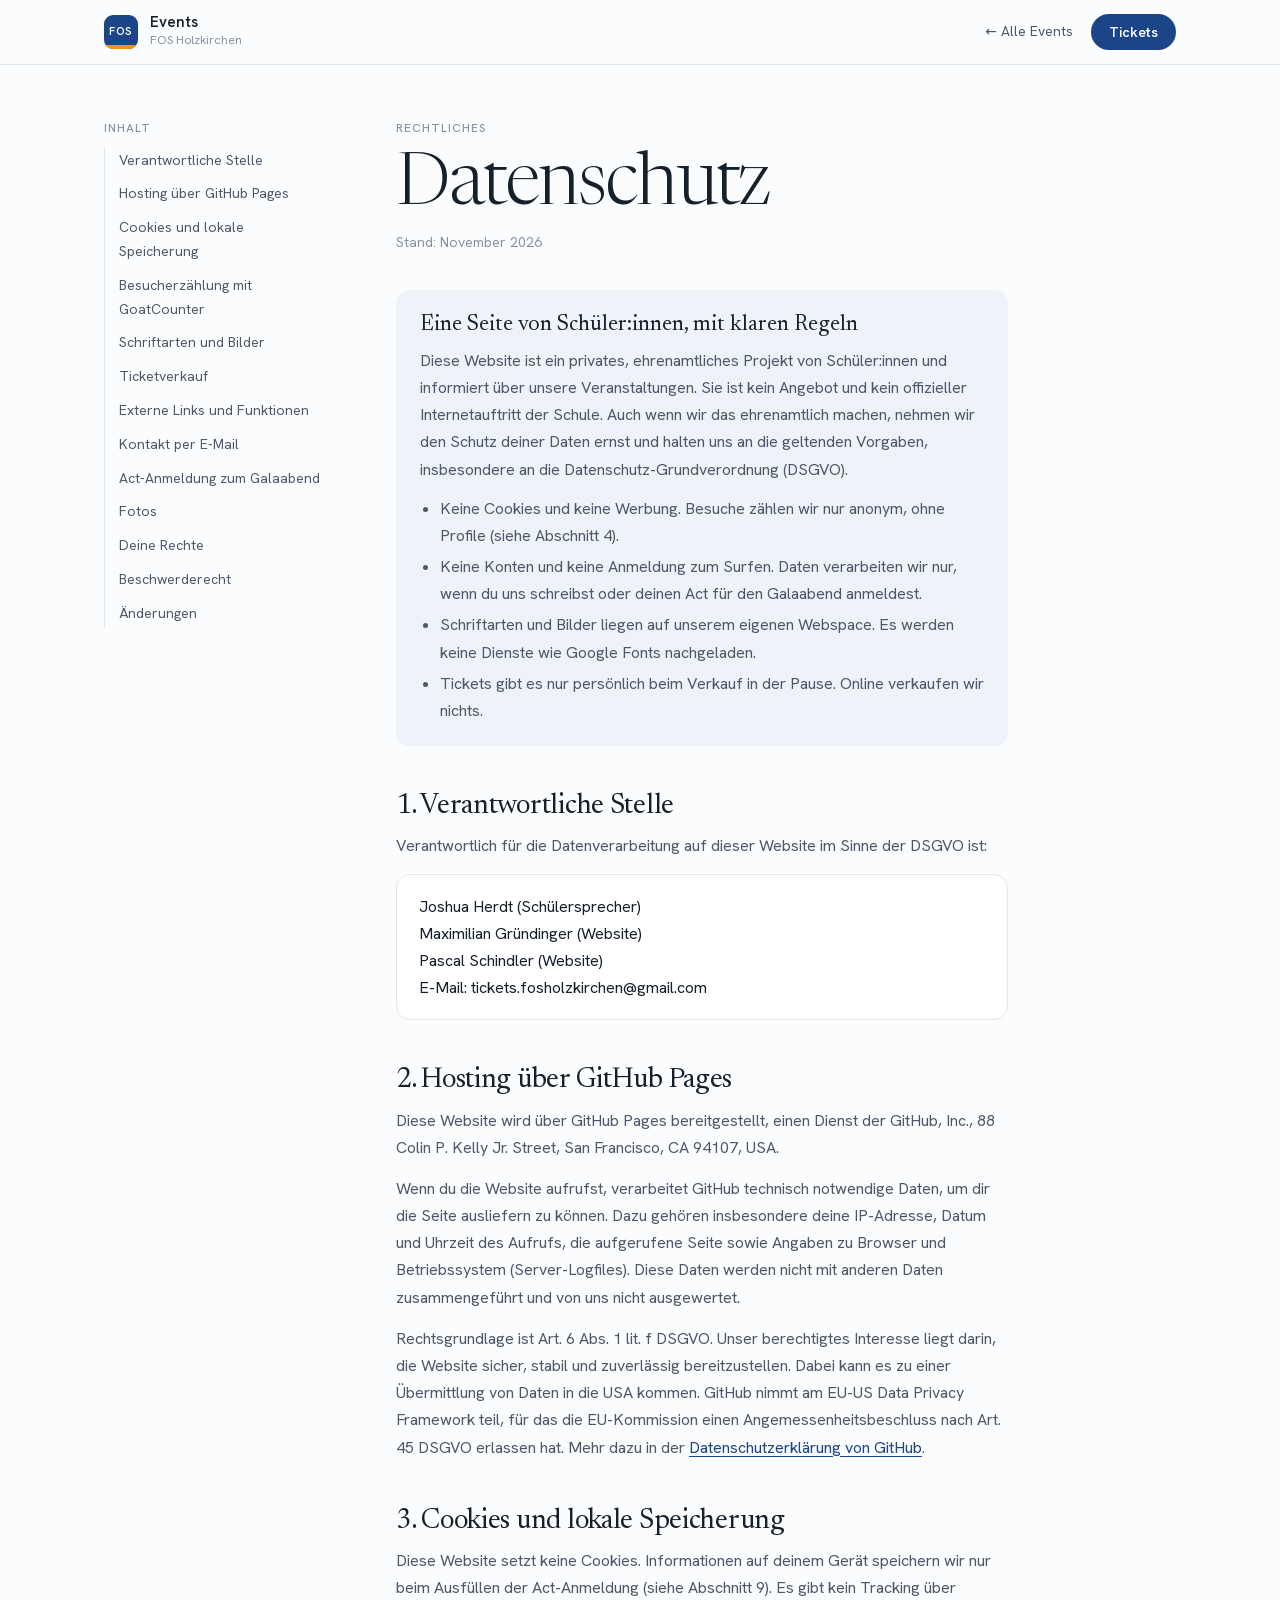
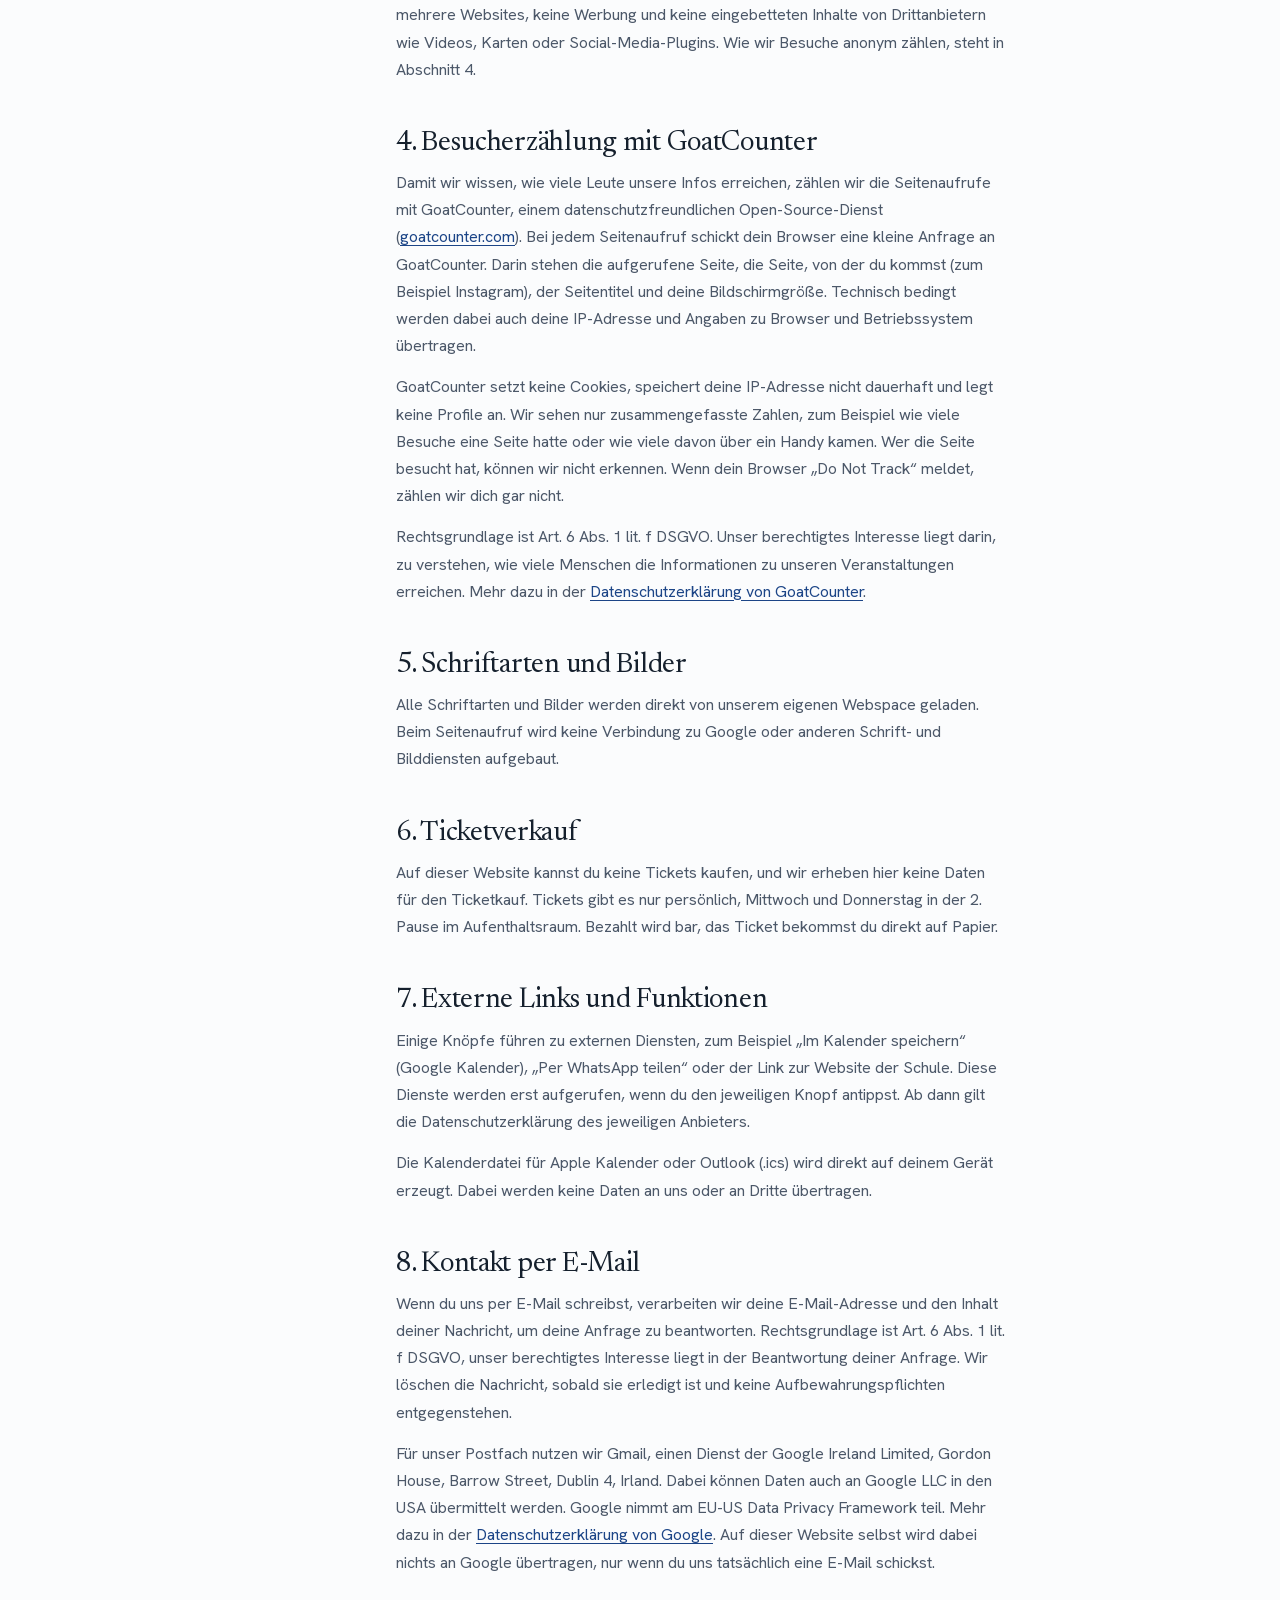
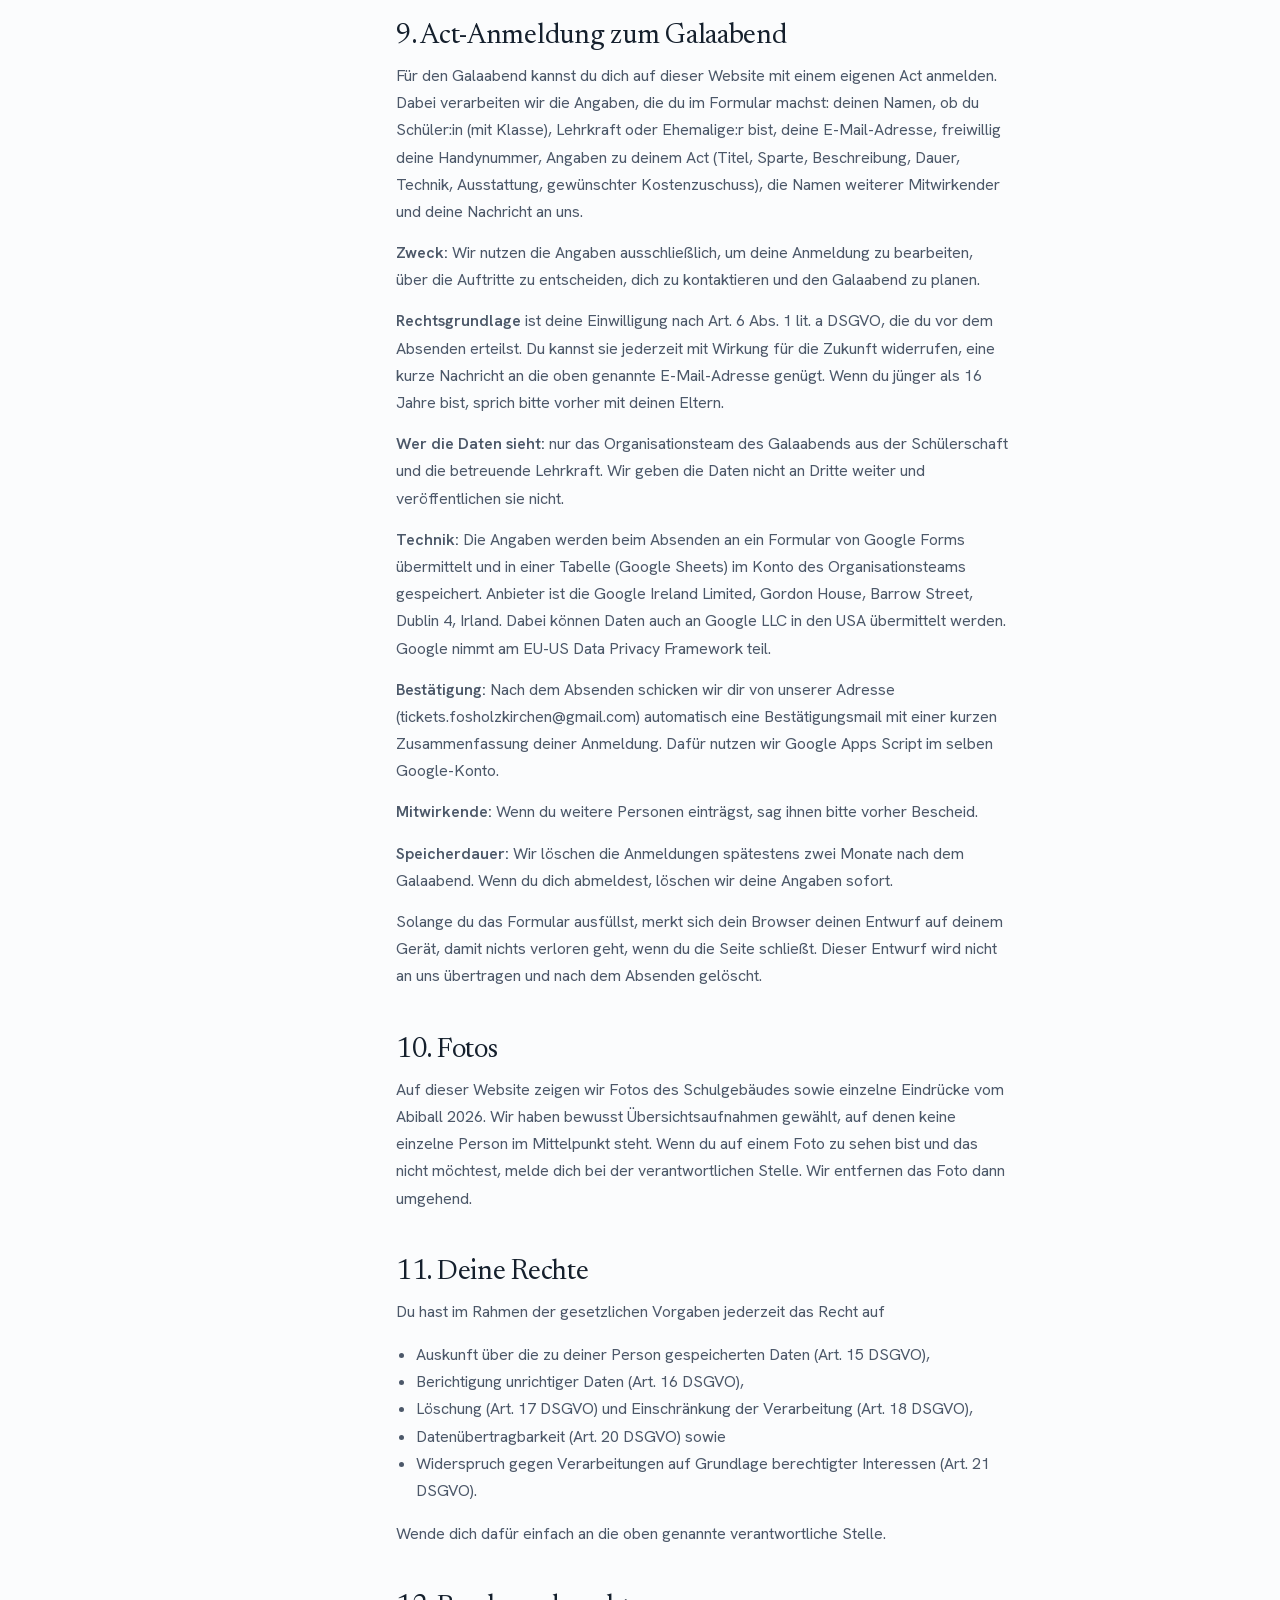
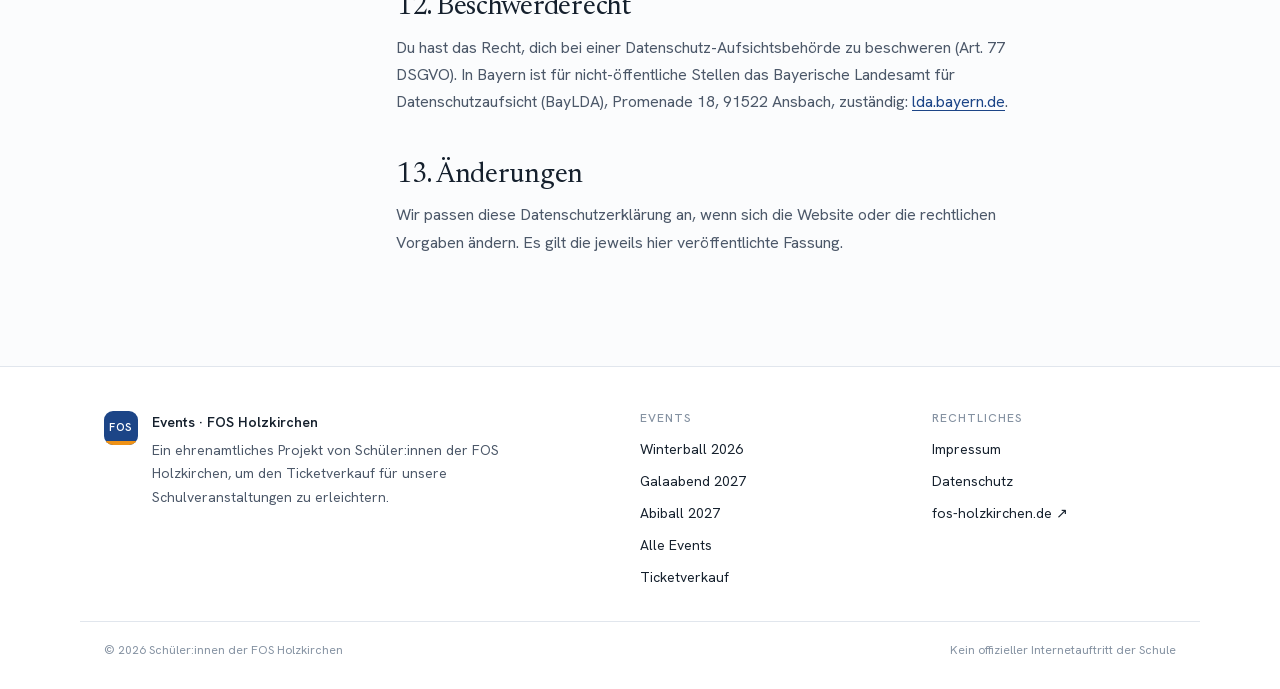
<file: datenschutz/index.html>
<!doctype html>
<html lang="de">
<head>
<meta charset="utf-8">
<meta name="viewport" content="width=device-width, initial-scale=1, viewport-fit=cover">
<link rel="icon" href="data:image/svg+xml,%3Csvg%20xmlns%3D%22http%3A%2F%2Fwww.w3.org%2F2000%2Fsvg%22%20viewBox%3D%220%200%2064%2064%22%3E%3Crect%20width%3D%2264%22%20height%3D%2264%22%20rx%3D%2214%22%20fill%3D%22%231c4587%22%2F%3E%3Crect%20y%3D%2254%22%20width%3D%2264%22%20height%3D%2210%22%20fill%3D%22%23ef9216%22%2F%3E%3Ctext%20x%3D%2232%22%20y%3D%2238%22%20font-family%3D%22Arial%2CHelvetica%2Csans-serif%22%20font-size%3D%2220%22%20font-weight%3D%22700%22%20fill%3D%22%23fff%22%20text-anchor%3D%22middle%22%3EFOS%3C%2Ftext%3E%3C%2Fsvg%3E">
<meta name="theme-color" content="#1c4587">
<script>window.WB_BASE = "../";</script>
<title>Datenschutz · Events FOS Holzkirchen</title>
<meta name="description" content="Datenschutzerklärung der Event-Website der FOS Holzkirchen.">
<link rel="stylesheet" href="../fonts/f-c9660de5.css">
<style>
/* Layout: ruhige Textseite im Stil der Event-Startseite. Schmale Lesespalte, klare Abschnitte,
   ein Inhaltsverzeichnis an der Seite (auf dem Desktop), Hinweis-Box für das Wichtigste. */
:root {
  --paper: #fbfcfd;
  --tint: #eef3f9;
  --ink: #15202d;
  --ink-2: #4c5869;
  --ink-3: #8592a2;
  --line: #e1e6ed;
  --blue: #1c4587;
  --blue-hi: #2a5bb0;
  --orange: #ef9216;
  --f-serif: "Newsreader", "Iowan Old Style", Georgia, serif;
  --f-sans: "Hanken Grotesk", "Helvetica Neue", system-ui, sans-serif;
  --burst: #1c4587, #ef9216, #8592a2;
  --burst-shape: circle;
  color-scheme: light;
}
* { box-sizing: border-box; }
html, body { margin: 0; }
[hidden] { display: none !important; }
html { scroll-behavior: smooth; scroll-padding-top: 88px; }
body { background: var(--paper); color: var(--ink); font: 400 16px/1.7 var(--f-sans); -webkit-font-smoothing: antialiased; }
body::before { content: ""; position: fixed; inset: 0 0 auto; height: env(safe-area-inset-top, 0px); z-index: 60; background: var(--paper); }
.wrap { max-width: 1120px; margin: 0 auto; padding-left: max(24px, env(safe-area-inset-left, 0px)); padding-right: max(24px, env(safe-area-inset-right, 0px)); }
a { color: var(--blue); text-underline-offset: 3px; }
a:hover { color: var(--blue-hi); }
:focus-visible { outline: 2px solid var(--blue); outline-offset: 3px; border-radius: 4px; }
mark.ph { background: #fff4e0; color: inherit; border-bottom: 1px dashed var(--orange); padding: 0 .2em; border-radius: 2px; }
.btn { appearance: none; border: 0; cursor: pointer; display: inline-flex; align-items: center; justify-content: center; gap: 10px; text-decoration: none; font: 600 14px/1 var(--f-sans); padding: 11px 18px; border-radius: 999px; background: var(--blue); color: #fff; transition: background .2s; }
.btn:hover { background: var(--blue-hi); color: #fff; }

.top { position: sticky; top: env(safe-area-inset-top, 0px); z-index: 50; background: rgba(251, 252, 253, .94); border-bottom: 1px solid var(--line); }
.top .wrap { height: 64px; display: flex; align-items: center; justify-content: space-between; gap: 20px; }
.brand { display: flex; align-items: center; gap: 12px; text-decoration: none; color: var(--ink); }
.mark { width: 34px; height: 34px; border-radius: 9px; background: var(--blue); color: #fff; display: grid; place-items: center; font: 600 11px/1 var(--f-sans); letter-spacing: .04em; position: relative; overflow: hidden; flex: none; }
.mark::after { content: ""; position: absolute; left: 0; right: 0; bottom: 0; height: 4px; background: var(--orange); }
.brand b { display: block; font: 600 15px/1.1 var(--f-sans); }
.brand small { display: block; font-size: 12px; color: var(--ink-3); }
.top-r { display: flex; align-items: center; gap: 18px; font-size: 14px; }
.top-r a.back { color: var(--ink-2); text-decoration: none; }
.top-r a.back:hover { color: var(--ink); }

.page { display: grid; grid-template-columns: 220px minmax(0, 1fr); gap: 72px; padding-block: 56px 96px; }
.toc { position: sticky; top: 96px; align-self: start; font-size: 14px; }
.toc p { margin: 0 0 10px; font: 500 12px/1.3 var(--f-sans); letter-spacing: .08em; text-transform: uppercase; color: var(--ink-3); }
.toc ol { list-style: none; margin: 0; padding: 0; display: grid; gap: 6px; border-left: 1px solid var(--line); }
.toc a { display: block; padding: 2px 0 2px 14px; margin-left: -1px; border-left: 1px solid transparent; color: var(--ink-2); text-decoration: none; }
.toc a:hover { color: var(--ink); border-color: var(--blue); }
article { max-width: 68ch; }
.label { margin: 0; font: 500 12px/1.3 var(--f-sans); letter-spacing: .08em; text-transform: uppercase; color: var(--ink-3); }
article h1 { margin: 14px 0 8px; font: 300 clamp(44px, 6vw, 72px)/1 var(--f-serif); letter-spacing: -.025em; }
.stand { margin: 0 0 36px; color: var(--ink-3); font-size: 14px; }
.note { padding: 22px 24px; border-radius: 14px; background: var(--tint); margin: 0 0 40px; }
.note b { display: block; font: 400 22px/1.2 var(--f-serif); margin-bottom: 8px; }
.note p { margin: 0; color: var(--ink-2); }
.note ul { margin: 12px 0 0; padding-left: 20px; color: var(--ink-2); }
.note li + li { margin-top: 4px; }
article h2 { margin: 44px 0 10px; font: 400 28px/1.15 var(--f-serif); letter-spacing: -.01em; }
article h3 { margin: 24px 0 6px; font: 600 16px/1.4 var(--f-sans); }
article p { margin: 0 0 14px; color: var(--ink-2); }
article ul { color: var(--ink-2); padding-left: 20px; }
.card { border: 1px solid var(--line); border-radius: 14px; padding: 18px 22px; background: #fff; margin: 0 0 14px; color: var(--ink); }
.card p { margin: 0; color: var(--ink); }
.card small { display: block; color: var(--ink-3); font-size: 13px; margin-bottom: 4px; letter-spacing: .04em; }

footer { border-top: 1px solid var(--line); font-size: 14px; color: var(--ink-2); background: #fff; }
.foot { display: grid; grid-template-columns: 2fr 1fr 1fr; gap: 48px; padding-block: 44px 32px; }
.f-brand { display: flex; gap: 14px; align-items: flex-start; }
.f-brand p { margin: 0; max-width: 44ch; }
.f-brand b { display: block; color: var(--ink); font-weight: 600; margin-bottom: 4px; }
.f-col { display: grid; gap: 8px; align-content: start; }
.f-col b { font: 500 12px/1.3 var(--f-sans); letter-spacing: .08em; text-transform: uppercase; color: var(--ink-3); margin-bottom: 4px; }
.f-col a, .f-col button { appearance: none; border: 0; background: none; padding: 0; cursor: pointer; font: inherit; color: var(--ink); text-align: left; text-decoration: none; justify-self: start; }
.f-col a:hover, .f-col button:hover { color: var(--blue); }
.f-col a[aria-current="page"] { color: var(--blue); font-weight: 600; }
.f-base { display: flex; justify-content: space-between; gap: 12px; flex-wrap: wrap; padding-block: 18px 28px; border-top: 1px solid var(--line); font-size: 12px; color: var(--ink-3); }

/* Kauf-Fenster (aus dem gemeinsamen Kern) */
.sheet::backdrop { background: rgba(21, 32, 45, .4); }
.sheet-in { background: #fff; color: var(--ink); border-radius: 18px; padding: 34px 30px 26px; box-shadow: 0 40px 100px -30px rgba(0, 0, 0, .45); display: grid; }
.sheet-step { display: grid; gap: 18px; }
.sheet-x { background: var(--tint) !important; color: var(--ink); }
.sheet-x svg { width: 18px; height: 18px; }
.sheet-kicker { margin: 0; font: 500 12px/1.3 var(--f-sans); letter-spacing: .08em; text-transform: uppercase; color: var(--ink-3); }
.sheet-title { margin: -8px 0 0; font: 300 34px/1.05 var(--f-serif); letter-spacing: -.02em; }
.sheet-ev { padding: 14px; border-radius: 12px; border: 1.5px solid var(--line); background: none; }
.sheet-ev b { font: 400 19px/1.15 var(--f-serif); }
.sheet-ev span { font-size: 13px; color: var(--ink-3); }
.sheet-ev em { font-style: normal; font-size: 13px; color: var(--ink-2); }
.sheet-ev[aria-checked="true"] { border-color: var(--blue); background: var(--tint); }
.sheet-detail { display: grid; gap: 14px; }
.sheet-note { margin: 0; font-size: 15px; color: var(--ink-2); }
.sheet-need p { margin: 0 0 8px; font: 500 11px/1.3 var(--f-sans); letter-spacing: .08em; text-transform: uppercase; color: var(--ink-3); }
.sheet-need ul { display: grid; gap: 6px; font-size: 15px; color: var(--ink-2); }
.sheet-go { width: 100%; padding: 17px; font-size: 16px; }
.sheet-host { margin: -6px 0 0; display: flex; gap: 8px; align-items: center; justify-content: center; font-size: 13px; color: var(--ink-3); }
.sheet-done { text-align: center; justify-items: center; }
.sheet-ok { width: 60px; height: 60px; border-radius: 50%; display: grid; place-items: center; background: var(--blue); color: #fff; }
.sheet-sub { margin: -6px 0 4px; color: var(--ink-2); }
.sheet-share { justify-content: center; gap: 18px !important; }
.chip-s { appearance: none; border: 0; background: none; cursor: pointer; display: inline-flex; align-items: center; gap: 8px; font: 500 14px var(--f-sans); color: var(--ink); text-decoration: none; }

@media (max-width: 860px) {
  .page { grid-template-columns: 1fr; gap: 28px; padding-top: 36px; }
  .toc { position: static; }
  .toc ol { grid-template-columns: 1fr 1fr; border-left: 0; gap: 4px 16px; }
  .toc a { padding-left: 0; border-left: 0; }
  .foot { grid-template-columns: 1fr 1fr; gap: 28px; }
  .f-brand { grid-column: 1 / -1; }
}
@media (max-width: 520px) {
  .brand small, .top-r a.back { display: none; }
  .toc ol { grid-template-columns: 1fr; }
}
@media (prefers-reduced-motion: reduce) { html { scroll-behavior: auto; } *, *::before, *::after { animation: none !important; transition: none !important; } }
</style>
</head>
<body>
<header class="top">
  <div class="wrap">
    <a class="brand" data-home href="../" aria-label="Events der FOS Holzkirchen, Startseite">
      <span class="mark" aria-hidden="true">FOS</span>
      <span><b>Events</b><small>FOS Holzkirchen</small></span>
    </a>
    <div class="top-r">
      <a class="back" data-home href="../"><span aria-hidden="true">←</span> Alle Events</a>
      <button class="btn" type="button" data-buy>Tickets</button>
    </div>
  </div>
</header>

<main class="wrap page">
  <nav class="toc" aria-label="Inhalt dieser Seite">
    <p>Inhalt</p>
    <ol id="toc"></ol>
  </nav>
  <article id="doc">
    <p class="label">Rechtliches</p>
    <h1>Datenschutz</h1>
    <p class="stand">Stand: November 2026</p>

    <div class="note">
      <b>Eine Seite von Schüler:innen, mit klaren Regeln</b>
      <p>Diese Website ist ein privates, ehrenamtliches Projekt von Schüler:innen und informiert über unsere Veranstaltungen. Sie ist kein Angebot und kein offizieller Internetauftritt der Schule. Auch wenn wir das ehrenamtlich machen, nehmen wir den Schutz deiner Daten ernst und halten uns an die geltenden Vorgaben, insbesondere an die Datenschutz-Grundverordnung (DSGVO).</p>
      <ul>
        <li>Keine Cookies und keine Werbung. Besuche zählen wir nur anonym, ohne Profile (siehe Abschnitt 4).</li>
        <li>Keine Konten und keine Anmeldung zum Surfen. Daten verarbeiten wir nur, wenn du uns schreibst oder deinen Act für den Galaabend anmeldest.</li>
        <li>Schriftarten und Bilder liegen auf unserem eigenen Webspace. Es werden keine Dienste wie Google Fonts nachgeladen.</li>
        <li>Tickets gibt es nur persönlich beim Verkauf in der Pause. Online verkaufen wir nichts.</li>
      </ul>
    </div>

    <h2>1. Verantwortliche Stelle</h2>
    <p>Verantwortlich für die Datenverarbeitung auf dieser Website im Sinne der DSGVO ist:</p>
    <div class="card">
      <p><span data-legal="name"></span><br><span data-legal="name2"></span><br><span data-legal="name3"></span><br>E-Mail: <span data-legal="mail"></span></p>
    </div>

    <h2>2. Hosting über GitHub Pages</h2>
    <p>Diese Website wird über GitHub Pages bereitgestellt, einen Dienst der GitHub, Inc., 88 Colin P. Kelly Jr. Street, San Francisco, CA 94107, USA.</p>
    <p>Wenn du die Website aufrufst, verarbeitet GitHub technisch notwendige Daten, um dir die Seite ausliefern zu können. Dazu gehören insbesondere deine IP-Adresse, Datum und Uhrzeit des Aufrufs, die aufgerufene Seite sowie Angaben zu Browser und Betriebssystem (Server-Logfiles). Diese Daten werden nicht mit anderen Daten zusammengeführt und von uns nicht ausgewertet.</p>
    <p>Rechtsgrundlage ist Art. 6 Abs. 1 lit. f DSGVO. Unser berechtigtes Interesse liegt darin, die Website sicher, stabil und zuverlässig bereitzustellen. Dabei kann es zu einer Übermittlung von Daten in die USA kommen. GitHub nimmt am EU-US Data Privacy Framework teil, für das die EU-Kommission einen Angemessenheitsbeschluss nach Art. 45 DSGVO erlassen hat. Mehr dazu in der <a href="https://docs.github.com/de/site-policy/privacy-policies/github-general-privacy-statement" target="_blank" rel="noopener">Datenschutzerklärung von GitHub</a>.</p>

    <h2>3. Cookies und lokale Speicherung</h2>
    <p>Diese Website setzt keine Cookies. Informationen auf deinem Gerät speichern wir nur beim Ausfüllen der Act-Anmeldung (siehe Abschnitt 9). Es gibt kein Tracking über mehrere Websites, keine Werbung und keine eingebetteten Inhalte von Drittanbietern wie Videos, Karten oder Social-Media-Plugins. Wie wir Besuche anonym zählen, steht in Abschnitt 4.</p>

    <h2>4. Besucherzählung mit GoatCounter</h2>
    <p>Damit wir wissen, wie viele Leute unsere Infos erreichen, zählen wir die Seitenaufrufe mit GoatCounter, einem datenschutzfreundlichen Open-Source-Dienst (<a href="https://www.goatcounter.com" target="_blank" rel="noopener">goatcounter.com</a>). Bei jedem Seitenaufruf schickt dein Browser eine kleine Anfrage an GoatCounter. Darin stehen die aufgerufene Seite, die Seite, von der du kommst (zum Beispiel Instagram), der Seitentitel und deine Bildschirmgröße. Technisch bedingt werden dabei auch deine IP-Adresse und Angaben zu Browser und Betriebssystem übertragen.</p>
    <p>GoatCounter setzt keine Cookies, speichert deine IP-Adresse nicht dauerhaft und legt keine Profile an. Wir sehen nur zusammengefasste Zahlen, zum Beispiel wie viele Besuche eine Seite hatte oder wie viele davon über ein Handy kamen. Wer die Seite besucht hat, können wir nicht erkennen. Wenn dein Browser „Do Not Track“ meldet, zählen wir dich gar nicht.</p>
    <p>Rechtsgrundlage ist Art. 6 Abs. 1 lit. f DSGVO. Unser berechtigtes Interesse liegt darin, zu verstehen, wie viele Menschen die Informationen zu unseren Veranstaltungen erreichen. Mehr dazu in der <a href="https://www.goatcounter.com/help/privacy" target="_blank" rel="noopener">Datenschutzerklärung von GoatCounter</a>.</p>

    <h2>5. Schriftarten und Bilder</h2>
    <p>Alle Schriftarten und Bilder werden direkt von unserem eigenen Webspace geladen. Beim Seitenaufruf wird keine Verbindung zu Google oder anderen Schrift- und Bilddiensten aufgebaut.</p>

    <h2>6. Ticketverkauf</h2>
    <p>Auf dieser Website kannst du keine Tickets kaufen, und wir erheben hier keine Daten für den Ticketkauf. Tickets gibt es nur persönlich, Mittwoch und Donnerstag in der 2. Pause im Aufenthaltsraum. Bezahlt wird bar, das Ticket bekommst du direkt auf Papier.</p>

    <h2>7. Externe Links und Funktionen</h2>
    <p>Einige Knöpfe führen zu externen Diensten, zum Beispiel „Im Kalender speichern“ (Google Kalender), „Per WhatsApp teilen“ oder der Link zur Website der Schule. Diese Dienste werden erst aufgerufen, wenn du den jeweiligen Knopf antippst. Ab dann gilt die Datenschutzerklärung des jeweiligen Anbieters.</p>
    <p>Die Kalenderdatei für Apple Kalender oder Outlook (.ics) wird direkt auf deinem Gerät erzeugt. Dabei werden keine Daten an uns oder an Dritte übertragen.</p>

    <h2>8. Kontakt per E-Mail</h2>
    <p>Wenn du uns per E-Mail schreibst, verarbeiten wir deine E-Mail-Adresse und den Inhalt deiner Nachricht, um deine Anfrage zu beantworten. Rechtsgrundlage ist Art. 6 Abs. 1 lit. f DSGVO, unser berechtigtes Interesse liegt in der Beantwortung deiner Anfrage. Wir löschen die Nachricht, sobald sie erledigt ist und keine Aufbewahrungspflichten entgegenstehen.</p>
    <p>Für unser Postfach nutzen wir Gmail, einen Dienst der Google Ireland Limited, Gordon House, Barrow Street, Dublin 4, Irland. Dabei können Daten auch an Google LLC in den USA übermittelt werden. Google nimmt am EU-US Data Privacy Framework teil. Mehr dazu in der <a href="https://policies.google.com/privacy?hl=de" target="_blank" rel="noopener">Datenschutzerklärung von Google</a>. Auf dieser Website selbst wird dabei nichts an Google übertragen, nur wenn du uns tatsächlich eine E-Mail schickst.</p>

    <h2>9. Act-Anmeldung zum Galaabend</h2>
    <p>Für den Galaabend kannst du dich auf dieser Website mit einem eigenen Act anmelden. Dabei verarbeiten wir die Angaben, die du im Formular machst: deinen Namen, ob du Schüler:in (mit Klasse), Lehrkraft oder Ehemalige:r bist, deine E-Mail-Adresse, freiwillig deine Handynummer, Angaben zu deinem Act (Titel, Sparte, Beschreibung, Dauer, Technik, Ausstattung, gewünschter Kostenzuschuss), die Namen weiterer Mitwirkender und deine Nachricht an uns.</p>
    <p><b>Zweck:</b> Wir nutzen die Angaben ausschließlich, um deine Anmeldung zu bearbeiten, über die Auftritte zu entscheiden, dich zu kontaktieren und den Galaabend zu planen.</p>
    <p><b>Rechtsgrundlage</b> ist deine Einwilligung nach Art. 6 Abs. 1 lit. a DSGVO, die du vor dem Absenden erteilst. Du kannst sie jederzeit mit Wirkung für die Zukunft widerrufen, eine kurze Nachricht an die oben genannte E-Mail-Adresse genügt. Wenn du jünger als 16 Jahre bist, sprich bitte vorher mit deinen Eltern.</p>
    <p><b>Wer die Daten sieht:</b> nur das Organisationsteam des Galaabends aus der Schülerschaft und die betreuende Lehrkraft. Wir geben die Daten nicht an Dritte weiter und veröffentlichen sie nicht.</p>
    <p><b>Technik:</b> Die Angaben werden beim Absenden an ein Formular von Google Forms übermittelt und in einer Tabelle (Google Sheets) im Konto des Organisationsteams gespeichert. Anbieter ist die Google Ireland Limited, Gordon House, Barrow Street, Dublin 4, Irland. Dabei können Daten auch an Google LLC in den USA übermittelt werden. Google nimmt am EU-US Data Privacy Framework teil.</p>
    <p><b>Bestätigung:</b> Nach dem Absenden schicken wir dir von unserer Adresse (<span data-legal="mail"></span>) automatisch eine Bestätigungsmail mit einer kurzen Zusammenfassung deiner Anmeldung. Dafür nutzen wir Google Apps Script im selben Google-Konto.</p>
    <p><b>Mitwirkende:</b> Wenn du weitere Personen einträgst, sag ihnen bitte vorher Bescheid.</p>
    <p><b>Speicherdauer:</b> Wir löschen die Anmeldungen spätestens zwei Monate nach dem Galaabend. Wenn du dich abmeldest, löschen wir deine Angaben sofort.</p>
    <p>Solange du das Formular ausfüllst, merkt sich dein Browser deinen Entwurf auf deinem Gerät, damit nichts verloren geht, wenn du die Seite schließt. Dieser Entwurf wird nicht an uns übertragen und nach dem Absenden gelöscht.</p>

    <h2>10. Fotos</h2>
    <p>Auf dieser Website zeigen wir Fotos des Schulgebäudes sowie einzelne Eindrücke vom Abiball 2026. Wir haben bewusst Übersichtsaufnahmen gewählt, auf denen keine einzelne Person im Mittelpunkt steht. Wenn du auf einem Foto zu sehen bist und das nicht möchtest, melde dich bei der verantwortlichen Stelle. Wir entfernen das Foto dann umgehend.</p>

    <h2>11. Deine Rechte</h2>
    <p>Du hast im Rahmen der gesetzlichen Vorgaben jederzeit das Recht auf</p>
    <ul>
      <li>Auskunft über die zu deiner Person gespeicherten Daten (Art. 15 DSGVO),</li>
      <li>Berichtigung unrichtiger Daten (Art. 16 DSGVO),</li>
      <li>Löschung (Art. 17 DSGVO) und Einschränkung der Verarbeitung (Art. 18 DSGVO),</li>
      <li>Datenübertragbarkeit (Art. 20 DSGVO) sowie</li>
      <li>Widerspruch gegen Verarbeitungen auf Grundlage berechtigter Interessen (Art. 21 DSGVO).</li>
    </ul>
    <p>Wende dich dafür einfach an die oben genannte verantwortliche Stelle.</p>

    <h2>12. Beschwerderecht</h2>
    <p>Du hast das Recht, dich bei einer Datenschutz-Aufsichtsbehörde zu beschweren (Art. 77 DSGVO). In Bayern ist für nicht-öffentliche Stellen das Bayerische Landesamt für Datenschutzaufsicht (BayLDA), Promenade 18, 91522 Ansbach, zuständig: <a href="https://www.lda.bayern.de" target="_blank" rel="noopener">lda.bayern.de</a>.</p>

    <h2>13. Änderungen</h2>
    <p>Wir passen diese Datenschutzerklärung an, wenn sich die Website oder die rechtlichen Vorgaben ändern. Es gilt die jeweils hier veröffentlichte Fassung.</p>

  </article>
</main>

<footer>
  <div class="wrap foot">
    <div class="f-brand">
      <span class="mark" aria-hidden="true">FOS</span>
      <p><b>Events · FOS Holzkirchen</b>Ein ehrenamtliches Projekt von Schüler:innen der FOS Holzkirchen, um den Ticketverkauf für unsere Schulveranstaltungen zu erleichtern.</p>
    </div>
    <nav class="f-col" aria-label="Events">
      <b>Events</b>
      <a href="../winterball/">Winterball 2026</a>
      <a href="../galaabend/">Galaabend 2027</a>
      <a href="../abiball/">Abiball 2027</a>
      <a data-home href="../">Alle Events</a>
      <button type="button" data-buy>Ticketverkauf</button>
    </nav>
    <nav class="f-col" aria-label="Rechtliches">
      <b>Rechtliches</b>
      <a data-impressum href="../impressum/">Impressum</a>
      <a data-datenschutz href="../datenschutz/">Datenschutz</a>
      <a href="https://www.fos-holzkirchen.de" target="_blank" rel="noopener">fos-holzkirchen.de ↗</a>
    </nav>
  </div>
  <div class="wrap f-base"><span>© 2026 Schüler:innen der FOS Holzkirchen</span><span>Kein offizieller Internetauftritt der Schule</span></div>
</footer>

<script>
/* =====================================================================
   INHALTE – alle Angaben der Website stehen hier an einer Stelle.
   Werte ändern, danach ./build.sh ausführen.
   Leere Felder ("") werden auf der Seite automatisch ausgeblendet.
   Text in [eckigen Klammern] wird als „noch auszufüllen“ markiert angezeigt.
   ===================================================================== */
const CONFIG = {
  schule: "FOS Holzkirchen",
  schuleVoll: "Staatliche Fachoberschule Holzkirchen",
  adresse: "Jörg-Hube-Straße 2, 83607 Holzkirchen",
  team: "Winterball-Team",
  seitenUrl: "https://joshuaherdt.github.io/winterball-fos/",   // Adresse der Website (für Teilen-Links)
  // Ticketverkauf: nur persönlich in der Pause, bar, mit Papierticket
  verkauf: {
    wann: "Mittwoch und Donnerstag, 2. Pause",
    wo: "Aufenthaltsraum",
    zahlung: "Bar, du bekommst dein Ticket direkt auf Papier"
  },
  instagram: "fos_holzkirchen_smv",               // Instagram-Name ohne @ (leer = ausgeblendet)
  mail: "tickets.fosholzkirchen@gmail.com",        // Kontakt-E-Mail (leer = ausgeblendet)
  zaehler: "https://joshuaherdt.goatcounter.com/count", // Besucherzählung mit GoatCounter (leer = aus)
  // Angaben für Impressum und Datenschutzerklärung (§ 5 DDG, Art. 13 DSGVO)
  verantwortlich: {
    name: "Joshua Herdt (Schülersprecher)",        // verantwortlich für die Website
    name2: "Maximilian Gründinger (Website)",       // ebenfalls verantwortlich für die Website
    name3: "Pascal Schindler (Website)",           // ebenfalls verantwortlich für die Website
    mail: "tickets.fosholzkirchen@gmail.com",
    fotos: "Malou, Klasse 13BS"   // Bildnachweis Abiball-Fotos
  },
  events: [
    {
      id: "winterball",
      seite: "winterball/",                        // Unterseite dieses Events (relativ zur Startseite)
      name: "Winterball",
      jahr: "2026",
      kicker: "Die Ballnacht im Dezember",
      tagline: "Ein Abend in Abendgarderobe, mit Musik, Tanz und dem ganzen Jahrgang.",
      start: "2026-12-18T18:00:00",                // Einlass
      ende: "2026-12-18T22:30:00",
      datumText: "Fr, 18. Dezember 2026",
      datumKurz: "18.12.2026",
      zeitText: "Einlass 18:00 bis 18:30 · Ende 22:30",
      ort: "Aula der FOS Holzkirchen",
      ortZusatz: "Jörg-Hube-Straße 2, 83607 Holzkirchen",
      preise: [                                    // erster Eintrag = Preis in den Eckdaten
        { label: "Ticket", preis: "10 €" }
      ],
      preisInfo: "",                               // kleine Zeile unter dem Preis in den Eckdaten (leer = keine)
      kontingent: null,                            // { gesamt: 300, verkauft: 120 } – nur echte Zahlen
      verkaufAb: "2026-11-18",                     // Verkaufsstart in der Pause (null = steht noch nicht fest)
      // Eigene Verkaufsorte (nur Winterball): erscheinen als Spalten im Ticket-Bereich und im Ticketfenster
      verkaufOrte: [
        { name: "FOS", tage: "Mittwoch und Donnerstag", pause: "2. Pause", wo: "Aufenthaltsraum", ab: "2026-11-18" },
        { name: "Gymnasium", tage: "Mittwoch und Freitag", pause: "2. Pause", wo: "Foyer", ab: "2026-11-27" }
      ],
                                                   // Status und Text stellen sich daraus automatisch ein
      dresscode: "Abendgarderobe",
      ablauf: [
        ["18:00", "Einlass bis 18:30"],
        ["Danach", "Klassischer Start in den Ballabend"],
        ["Später", "Dann wird es immer mehr Party"],
        ["22:30", "Ende"]
      ],
      ablaufHinweis: "Das genaue Programm gibt es am Abend selbst."
    },
    {
      id: "galaabend",
      seite: "galaabend/",
      name: "Galaabend",
      jahr: "2027",
      kicker: "Die Bühnenshow im März",
      tagline: "Eine Bühnenshow von Schüler:innen und Lehrkräften: Musik, Tanz, Comedy, Theater und mehr.",
      start: "2027-03-18T19:00:00",                // Beginn
      ende: null,                                  // Ende noch offen
      datumText: "Do, 18. März 2027",
      datumKurz: "18.03.2027",
      zeitText: "Beginn 19:00",
      ort: "Aula der FOS Holzkirchen",
      ortZusatz: "Jörg-Hube-Straße 2, 83607 Holzkirchen",
      preise: [
        { label: "Ticket", preis: "5 €" },
        { label: "3 Tickets", preis: "10 €", hinweis: "Zwei kaufen, das dritte gratis für Familie oder Freunde" }
      ],
      preisInfo: "3 Tickets für 10 €",
      kontingent: null,
      plaetze: 420,
      ausweis: false,                              // kein Ausweis am Einlass nötig
      verkaufAb: null,                             // genauer Verkaufsstart steht noch nicht fest
      verkaufHinweis: "Tickets ab den Faschingsferien", // ersetzt Status und Verkaufszeiten, solange es keinen genauen Start gibt
      vorverkauf: "Tickets gibt es ab den Faschingsferien. Die genauen Verkaufszeiten geben wir hier und auf Instagram bekannt.",
      dresscode: "Kein Dresscode, komm, wie du magst",
      anmeldungUrl: "anmeldung/",                  // Link zur Act-Anmeldung (leer = „Anmeldung öffnet bald“)
      // Act-Anmeldung (galaabend/anmeldung/): schickt die Angaben an ein Google-Formular.
      // formUrl = Link zum Formular (…/viewform), felder = Zuordnung unserer Felder zu den Formularfragen (entry.…)
      anmeldung: {
        formUrl: "https://docs.google.com/forms/d/e/1FAIpQLSczVK-xFuKNRg7pNem2YCwZ6mgtBWafMitnMy3DT9OUvDqyaQ/viewform",
        felder: {
          name: "entry.229047664", rolleKlasse: "entry.248625038", telefon: "entry.631563085", email: "entry.2127110062",
          erreichbar: "entry.1366109854", titel: "entry.1780089570", sparte: "entry.1892016127", beschreibung: "entry.1635024999",
          mitwirkende: "entry.1263199066", dauer: "entry.1138693358", technik: "entry.17451326", mitbringen: "entry.1468615856",
          zuschuss: "entry.1645096892", zuschussWofuer: "entry.91655807", nachricht: "entry.478751171", einwilligung: "entry.1288838015"
        }
      },
      anmeldeschluss: "14. Februar 2027",
      ablaufFertig: true,                          // kompletter Ablauf, kein „weiteres Programm folgt“
      ablauf: [
        ["Einlass", "Freie Platzwahl"],
        ["19:00", "Erster Teil der Show"],
        ["Pause", "Kurz durchatmen"],
        ["Teil 2", "Zweiter Teil der Show"],
        ["Ende", "Uhrzeit folgt"]
      ],
      highlights: [
        ["mic", "Musik & Tanz", "Bands, Gesang, Instrumentalstücke und Choreos."],
        ["mask", "Comedy & Theater", "Sketche, Parodien, Zauberei und andere Bühnenideen."],
        ["users", "Lehrkräfte auf der Bühne", "Auch unsere Lehrkräfte treten auf. Lasst euch überraschen."],
        ["book", "Eine Reise", "Ein Urlaub, der nicht nach Plan läuft. Mehr verraten wir noch nicht."]
      ],
      faq: [
        ["Was ist der Galaabend?",
         "Eine Bühnenshow von Schüler:innen, für Schüler:innen, Lehrkräfte, Eltern und Freunde. Keine Party und kein Ball, sondern rund drei Stunden Programm mit Pause: Musik, Tanz, Comedy, Theater und mehr, verbunden durch eine durchgehende Geschichte."],
        ["Was kostet ein Ticket?",
         "Ein Ticket kostet 5 €. Wer zwei Tickets kauft (10 €), bekommt ein drittes gratis dazu, also drei Tickets für 10 €. Das Gratisticket ist für eine Person von außerhalb der Schule gedacht, zum Beispiel Familie oder Freunde."],
        ["Steht der Termin schon fest?",
         "Ja: Donnerstag, 18. März 2027, in der Aula. Beginn ist um 19:00 Uhr."],
        ["Ab wann gibt es Tickets?",
         "Ab den Faschingsferien. Die genauen Verkaufszeiten geben wir hier und auf Instagram bekannt."],
        ["Gibt es feste Sitzplätze?",
         "Nein, es gilt freie Platzwahl. In der Aula gibt es 420 Plätze."],
        ["Gibt es Alkohol?",
         "Nein, der Galaabend ist alkoholfrei."],
        ["Wie kann ich selbst auftreten?",
         "Die Anmeldung ist ab sofort möglich. Melde deinen Act bis zum 14. Februar 2027 an. Ein Act dauert höchstens 10 Minuten, erlaubt ist fast alles, was auf eine Bühne passt. Nach der Anmeldung meldet sich das Orga-Team innerhalb von ein bis zwei Wochen bei dir."],
        ["Gibt es etwas zu essen und zu trinken?",
         "Ob es in der Pause einen Verkauf gibt, ist noch offen. Wir geben es hier rechtzeitig bekannt."]
      ]
    },
    {
      id: "abiball",
      seite: "abiball/",
      name: "Abiball",
      jahr: "2027",
      kicker: "Für den Abschlussjahrgang 2027",
      tagline: "Den Abschluss feiern, mit Familie, Freund:innen und Lehrkräften.",
      start: "2027-07-09T00:00:00",
      ganztags: true,                              // Uhrzeit steht noch nicht fest
      ende: null,
      datumText: "Fr, 9. Juli 2027",
      datumKurz: "09.07.2027",
      zeitText: "Uhrzeit wird bekannt gegeben",
      ort: "Wird bekannt gegeben",
      ortZusatz: "",
      abimotto: "",                                // Abimotto (leer = ausgeblendet)
      preise: [
        { label: "Ticket", preis: "35 €" }
      ],
      preisInfo: "",
      kontingent: null,
      verkaufAb: "2026-11-16",
      dresscode: "Abendgarderobe",
      ablauf: []
    }
  ],
  // Weitere Events (ohne Tickets): erscheinen auf der Startseite unter „Weitere Events“, in dieser Reihenfolge.
  // datum = Tag im Format JJJJ-MM-TT (für die Datumsbox und „vorbei“), null = Termin steht noch nicht fest
  weitere: {
    veranstalter: "AG Schulleben",
    liste: [
      { name: "Weihnachtsbasar", datum: "2026-12-23", wann: "Mi, 23. Dezember 2026 · ganzer Tag", ort: "Aula und Schulgebäude",
        text: "Jede Klasse hat einen eigenen Stand oder eine eigene Aktion. Schau vorbei und lass dich überraschen." },
      { name: "Mottotage", datum: null, wann: "Termin folgt", ort: "",
        text: "Ein paar Tage, an denen jeder Tag ein eigenes Motto hat. Die Mottos geben wir rechtzeitig bekannt." },
      { name: "Valentinstag", datum: null, wann: "Rund um den 14. Februar · Termin folgt", ort: "",
        text: "Rosen verschenken: Die SMV gibt euren Klassensprecher:innen Bestellzettel. Ausgefüllt gebt ihr sie bis zum Abgabetag im Sekretariat ab, und wir liefern die Rosen aus." },
      { name: "Volleyballturnier", datum: null, wann: "Termin folgt", ort: "Turnhalle",
        text: "Für alle 12. und 13. Klassen." },
      { name: "Zeugnisverleihung", datum: "2027-07-09", wann: "Fr, 9. Juli 2027", ort: "Aula",
        text: "Die feierliche Übergabe der Abschlusszeugnisse." }
    ]
  },
  highlights: [
    ["music", "Musik & Tanz", "Die Tanzfläche gehört euch, den ganzen Abend lang."],
    ["star", "Abendgarderobe", "Ein Anlass, sich richtig schick zu machen."],
    ["glass", "Gemeinsam feiern", "Mit Freund:innen, Mitschüler:innen und Lehrkräften."],
    ["camera", "Erinnerungen", "Ein Abend, über den ihr noch lange redet."]
  ],
  schritte: [
    ["In die Pause kommen", "Mittwoch oder Donnerstag in der 2. Pause in den Aufenthaltsraum."],
    ["Bar bezahlen", "Du zahlst bar und bekommst dein Ticket direkt auf Papier."],
    ["Ticket vorzeigen", "Am Einlass zeigst du dein Papierticket vor. Gut aufheben!"]
  ],
  faq: [
    ["Wo gibt es die Tickets?",
     "Ab dem 18. November Mittwoch und Donnerstag in der 2. Pause im Aufenthaltsraum. Für den Winterball gibt es zusätzlich einen Verkauf am Gymnasium: Mittwoch und Freitag in der 2. Pause im Foyer, ab dem 27. November. Du zahlst bar und bekommst dein Ticket direkt auf Papier. Am Einlass zeigst du es vor."],
    ["Was kosten die Tickets?",
     "Ein Ticket für den Winterball kostet 10 €, für den Abiball 35 €."],
    ["Wo findet das Event statt?",
     "Winterball und Galaabend finden in der Aula der FOS Holzkirchen statt (Jörg-Hube-Straße 2, 83607 Holzkirchen). Den Ort für den Abiball geben wir rechtzeitig hier auf der Seite bekannt."],
    ["Brauche ich einen Ausweis?",
     "Ja. Bring bitte einen gültigen Lichtbildausweis mit, er kann am Einlass zusammen mit deinem Ticket kontrolliert werden."],
    ["Gibt es Alkohol?",
     "Nein, der Winterball und der Galaabend sind alkoholfrei. Beim Abiball regelt das der externe Gastgeber."],
    ["Darf ich Gäste mitbringen?",
     "Ja, auch Freund:innen von außerhalb der Schule sind willkommen. Jede Person braucht ein eigenes Ticket, das du in der Pause gleich mitkaufen kannst."],
    ["Kann ich mein Ticket zurückgeben oder weitergeben?",
     "Sprich uns dazu einfach beim Ticketverkauf in der Pause an oder schreib uns eine E-Mail."]
  ],
  dresscodeTipps: [
    ["Zur Inspiration", "Anzug, Kleid, Hosenanzug oder was du sonst gern zu einem festlichen Abend trägst."],
    ["Ganz dein Stil", "Ob klassisch, modern oder mit eigener Note: Hauptsache, du fühlst dich wohl."],
    ["Kleiner Tipp", "Für Jogginghose und Turnschuhe ist der Abend eigentlich zu schön."]
  ]
};

/* =====================================================================
   LOGIK – muss für Inhaltsänderungen nicht angefasst werden.
   ===================================================================== */
(function () {
  const $ = (s, r = document) => r.querySelector(s);
  const $$ = (s, r = document) => [...r.querySelectorAll(s)];
  const esc = (t) => String(t).replace(/[&<>"]/g, (c) => ({ "&": "&amp;", "<": "&lt;", ">": "&gt;", '"': "&quot;" }[c]));
  const ph = (t) => esc(t).replace(/\[([^\]]+)\]/g, '<mark class="ph">$1</mark>');
  const plain = (t) => String(t).replace(/\[([^\]]+)\]/g, "$1");
  const enc = encodeURIComponent;
  const still = matchMedia("(prefers-reduced-motion: reduce)").matches;
  const fine = matchMedia("(pointer: fine)").matches;
  // Eine Event-Seite setzt vorher window.WB_ONLY = "winterball" o. ä. und zeigt dann nur dieses Event
  // Verkaufsstatus aus dem Verkaufsstart (verkaufAb) ableiten: vorher „bald“, ab dem Tag „läuft“
  CONFIG.events.forEach((e) => {
    if (e.verkaufAb === undefined) return;
    const ab = e.verkaufAb ? new Date(e.verkaufAb + "T00:00:00") : null;
    e.verkaufAbText = ab ? ab.toLocaleDateString("de-DE", { day: "numeric", month: "long" }) : "";
    if (ab && Date.now() >= ab.getTime()) { e.status = "live"; e.statusText = "Verkauf läuft"; }
    else { e.status = "soon"; e.statusText = ab ? `Verkauf ab ${e.verkaufAbText}` : e.verkaufHinweis || "Verkaufsstart noch offen"; }
    e.statusInfo = e.verkaufOrte ? "An FOS und Gymnasium" : e.verkaufHinweis && !ab ? "Genaue Zeiten folgen" : "Mi + Do, 2. Pause";
  });
  // „27. November“, solange ein Verkaufsstart noch in der Zukunft liegt, sonst leer
  const abText = (d, opt = { day: "numeric", month: "long" }) => {
    if (!d) return ""; const t = new Date(d + "T00:00:00");
    return Date.now() < t.getTime() ? t.toLocaleDateString("de-DE", opt) : "";
  };
  /* ---- Besucherzählung (GoatCounter): ohne Cookies, ohne fremdes Skript ----
     Schickt pro Seitenaufruf eine kleine Anfrage mit Seite, Herkunft, Titel und Bildschirmgröße.
     Nicht auf dem eigenen Rechner (localhost) und nicht, wenn der Browser „Do Not Track“ meldet. */
  if (CONFIG.zaehler && /^https?:$/.test(location.protocol) && !/localhost|127\.0\.0\.1|claude/.test(location.hostname)
      && navigator.doNotTrack !== "1" && window.doNotTrack !== "1") {
    const herkunft = document.referrer && !document.referrer.startsWith(location.origin) ? document.referrer : "";
    const q = new URLSearchParams({ p: location.pathname, q: location.search, r: herkunft, t: document.title,
      s: [screen.width, screen.height, window.devicePixelRatio || 1].join(","), rnd: Math.random().toString(36).slice(2) });
    new Image().src = CONFIG.zaehler + "?" + q;
  }
  const ALL = CONFIG.events.slice();
  if (window.WB_ONLY) CONFIG.events = CONFIG.events.filter((e) => e.id === window.WB_ONLY);
  const single = CONFIG.events.length === 1;
  // Teilen-Links zeigen auf die Seite, auf der man gerade ist (falls sie richtig gehostet ist)
  const pageUrl = /^https?:$/.test(location.protocol) && !/claude|localhost|127\.0\.0\.1/.test(location.hostname)
    ? location.origin + location.pathname : CONFIG.seitenUrl;
  const evById = (id) => CONFIG.events.find((e) => e.id === id);
  const upcoming = CONFIG.events.filter((e) => !e.terminOffen).map((e) => ({ e, t: new Date(e.start).getTime() }))
    .filter((x) => x.t > Date.now()).sort((a, b) => a.t - b.t);
  const next = upcoming[0] ? upcoming[0].e : CONFIG.events[0];
  const nextT = upcoming[0] ? upcoming[0].t : null;
  const live = CONFIG.events.find((e) => e.status === "live") || next;

  /* ---- Grundgerüst für Kauf-Fenster, Countdown-Ziffern, Kontingent ---- */
  const base = document.createElement("style");
  base.textContent = `
html.sheet-open{overflow:hidden}
.price-note{margin:0;font-size:15px;line-height:1.5;opacity:.85}
.ablauf-more{opacity:.6}
.ablauf-more time{letter-spacing:.1em}
.sheet{position:fixed;inset:0;width:100%;height:100%;max-width:none;max-height:none;margin:0;padding:0;border:0;background:transparent;color:inherit;overflow-y:auto;overscroll-behavior:contain}
.sheet[open]{display:flex;padding:max(16px,env(safe-area-inset-top,0px)) max(16px,env(safe-area-inset-right,0px)) max(16px,env(safe-area-inset-bottom,0px)) max(16px,env(safe-area-inset-left,0px))}
.sheet::backdrop{background:rgba(0,0,0,.55);-webkit-backdrop-filter:blur(6px);backdrop-filter:blur(6px)}
.sheet-in{position:relative;width:min(540px,100%);margin:auto;animation:wb-sheet-in .5s cubic-bezier(.2,.85,.2,1) both}
.sheet.closing .sheet-in{animation:wb-sheet-out .22s ease-in both}
.sheet-step[hidden]{display:none!important}
.sheet-evs{display:grid;grid-template-columns:repeat(auto-fit,minmax(180px,1fr));gap:10px}
.sheet-ev{appearance:none;font:inherit;color:inherit;text-align:left;cursor:pointer;display:grid;gap:2px}
.sheet-x{appearance:none;border:0;cursor:pointer;position:absolute;top:14px;right:14px;width:40px;height:40px;border-radius:50%;display:grid;place-items:center;font:inherit;color:inherit;background:transparent}
.sheet-need ul,.sheet-prices{list-style:none;margin:0;padding:0}
.sheet-need li{display:flex;gap:10px;align-items:center}
.sheet-need svg,.sheet-host svg,.sheet-share svg,.ev-cal svg{width:18px;height:18px;flex:none}
.sheet-share{display:flex;flex-wrap:wrap;gap:8px}
.sheet-ok svg{width:34px;height:34px}
@keyframes wb-sheet-in{from{opacity:0;transform:translateY(28px) scale(.97)}}
@keyframes wb-sheet-out{to{opacity:0;transform:translateY(18px) scale(.98)}}
@media (max-width:600px){
  .sheet[open]{padding:0}
  .sheet-in{width:100%;margin:auto 0 0;border-bottom-left-radius:0!important;border-bottom-right-radius:0!important;padding-bottom:calc(26px + env(safe-area-inset-bottom,0px))!important;animation-name:wb-sheet-up}
  .sheet.closing .sheet-in{animation-name:wb-sheet-down}
  .sheet-evs{grid-template-columns:1fr 1fr}
  .sheet-ev{min-width:0}
  .sheet-go{position:sticky;bottom:calc(12px + env(safe-area-inset-bottom,0px));z-index:3;box-shadow:0 10px 30px -6px rgba(0,0,0,.35)}
}
@keyframes wb-sheet-up{from{transform:translateY(100%)}}
@keyframes wb-sheet-down{to{transform:translateY(100%)}}
.cd-n{display:inline-flex;justify-content:center}
.cd-n i{display:inline-block;font-style:normal;overflow:hidden}
.cd-n i.in{animation:wb-digit .55s cubic-bezier(.2,.85,.25,1.15)}
@keyframes wb-digit{from{transform:translateY(-.6em);opacity:0;filter:blur(3px)}}
.quota-bar{height:6px;border-radius:9px;overflow:hidden;background:rgba(127,127,127,.22)}
.quota-bar i{display:block;height:100%;width:calc(var(--q)*100%);border-radius:inherit;background:currentColor;animation:wb-fill 1.6s cubic-bezier(.2,.85,.2,1) .25s both}
@keyframes wb-fill{from{width:0}}
.flash{animation:wb-flash 1.4s ease}
@keyframes wb-flash{30%{box-shadow:0 0 0 4px var(--flash,rgba(255,200,120,.8))}}
::view-transition-old(root),::view-transition-new(root){animation-duration:.32s}
/* Eckdaten (Wann · Wo · Preis · Tickets): auf allen Seiten gleich aufgebaut, Farben kommen von der Seite */
.kf{display:grid;grid-template-columns:repeat(4,minmax(0,1fr));margin:0;text-align:left;border-top:1px solid var(--kf-line,rgba(127,127,127,.3));border-bottom:1px solid var(--kf-line,rgba(127,127,127,.3))}
.kf-i{min-width:0;padding:16px 18px 14px}
.kf-i:first-child{padding-left:0}.kf-i:last-child{padding-right:0}
.kf-i+.kf-i{border-left:1px solid var(--kf-line,rgba(127,127,127,.3))}
.kf dt{margin:0 0 5px;font-size:11px;font-weight:600;line-height:1.2;letter-spacing:.16em;text-transform:uppercase;color:var(--kf-label,inherit);opacity:var(--kf-label-o,.75)}
.kf dd{margin:0;font-size:var(--kf-size,16px);font-weight:500;line-height:1.35;color:var(--kf-value,inherit)}
.kf dd small{display:block;margin-top:3px;font-size:13px;font-weight:400;opacity:.72}
.kf-tbc{display:inline-block;margin-left:6px;padding:1px 7px;border:1px solid currentColor;border-radius:99px;font-size:10px;font-style:normal;font-weight:600;letter-spacing:.08em;text-transform:uppercase;vertical-align:2px;opacity:.8;white-space:nowrap}
/* 2 × 2: schmale Spalten (kf--2), Karten (kf--compact) und alle Handys */
.kf .kf-i.kf-verkauf{grid-column:1/-1;padding-left:0;padding-right:0;border-left:0;border-top:1px solid var(--kf-line,rgba(127,127,127,.3))}
.kf .kf-verkauf dt{margin-bottom:12px}
.kf-verkauf dd{display:grid;grid-template-columns:1fr 1fr;gap:12px 28px}
.kf-ort{min-width:0}.kf-ort b{display:block;margin-bottom:3px;font-size:12px;font-weight:600;letter-spacing:.14em;text-transform:uppercase;color:var(--kf-label,inherit)}
@media (max-width:440px){.kf-verkauf dd{grid-template-columns:1fr}}
.kf--2,.kf--compact{grid-template-columns:1fr 1fr}
.kf--2 .kf-i:nth-child(odd),.kf--compact .kf-i:nth-child(odd){padding-left:0;padding-right:16px;border-left:0}
.kf--2 .kf-i:nth-child(even),.kf--compact .kf-i:nth-child(even){padding-left:16px;padding-right:0}
.kf--2 .kf-i:nth-child(n+3),.kf--compact .kf-i:nth-child(n+3){border-top:1px solid var(--kf-line,rgba(127,127,127,.3))}
.kf--compact{border-bottom:0}.kf--compact .kf-i{padding-top:10px;padding-bottom:9px}
.kf--compact dd{font-size:15px}.kf--compact .kf-wo small{display:none}
@media (max-width:720px){
  .kf{grid-template-columns:1fr 1fr}
  .kf .kf-i:nth-child(odd){padding-left:0;padding-right:14px;border-left:0}
  .kf .kf-i:nth-child(even){padding-left:14px;padding-right:0}
  .kf .kf-i:nth-child(n+3){border-top:1px solid var(--kf-line,rgba(127,127,127,.3))}
}
/* Kein Doppeltipp-Zoom auf Buttons und Links (z. B. beim schnellen Tippen) */
a,button,label,summary,[role=tab]{touch-action:manipulation}
/* Auf Touch-Geräten: größere Tippflächen für Textlinks, ohne das Layout zu verschieben */
@media (pointer:coarse){
  .link,a.chip,button.chip,.chip-s,.ev-cal,.back,.brand,.txt-btn,.inline-link{padding-top:10px!important;padding-bottom:10px!important;margin-top:-10px;margin-bottom:-10px;background-origin:content-box}
  footer .f-col{gap:0!important}
  footer .f-col a,footer .f-col button{padding-top:8px!important;padding-bottom:8px!important;background-origin:content-box}
}
@media (prefers-reduced-motion:reduce){.sheet-in,.sheet.closing .sheet-in,.cd-n i.in,.quota-bar i,.flash{animation:none!important}}
`;
  document.head.prepend(base);

  /* ---- Icons ---- */
  const S = (p) => `<svg viewBox="0 0 24 24" fill="none" stroke="currentColor" stroke-width="1.7" stroke-linecap="round" stroke-linejoin="round" aria-hidden="true">${p}</svg>`;
  const ICON = {
    music: S('<path d="M9 18V5l12-2v13"/><circle cx="6" cy="18" r="3"/><circle cx="18" cy="16" r="3"/>'),
    glass: S('<path d="M8 2h8l-1 8a3 3 0 0 1-6 0z"/><path d="M12 13v8M8 21h8"/>'),
    food: S('<path d="M7 2v20M4 2v6a3 3 0 0 0 6 0V2M18 22V2c-2.5 0-4 3-4 7s1.5 5 4 5"/>'),
    camera: S('<rect x="3" y="7" width="18" height="13" rx="2"/><path d="M8 7l2-3h4l2 3"/><circle cx="12" cy="13.5" r="3.5"/>'),
    star: S('<path d="M12 3l2.4 5.6L20 9.2l-4.4 3.9L17 19l-5-3-5 3 1.4-5.9L4 9.2l5.6-.6z"/>'),
    mail: S('<rect x="3" y="5" width="18" height="14" rx="2"/><path d="m3 7 9 6 9-6"/>'),
    card: S('<rect x="2" y="5" width="20" height="14" rx="2"/><path d="M2 10h20M6 15h4"/>'),
    id: S('<rect x="3" y="4" width="18" height="16" rx="2"/><circle cx="9" cy="11" r="2.5"/><path d="M5.5 17c.8-2 2-3 3.5-3s2.7 1 3.5 3M15 9h3M15 13h3"/>'),
    lock: S('<rect x="4" y="10" width="16" height="11" rx="2"/><path d="M8 10V7a4 4 0 0 1 8 0v3"/>'),
    check: S('<path d="m5 12.5 4.5 4.5L19 7.5"/>'),
    cal: S('<rect x="3" y="5" width="18" height="16" rx="2"/><path d="M3 10h18M8 3v4M16 3v4M12 13.5v4M10 15.5h4"/>'),
    pin: S('<path d="M12 21s-7-6.2-7-11.5a7 7 0 0 1 14 0C19 14.8 12 21 12 21z"/><circle cx="12" cy="9.5" r="2.5"/>'),
    chat: S('<path d="M20 12a8 8 0 0 1-11.6 7.1L4 20l1-4.2A8 8 0 1 1 20 12z"/><path d="M9 10h6M9 14h4"/>'),
    link: S('<path d="M10 14a5 5 0 0 0 7 0l3-3a5 5 0 0 0-7-7l-1 1"/><path d="M14 10a5 5 0 0 0-7 0l-3 3a5 5 0 0 0 7 7l1-1"/>'),
    mic: S('<rect x="9" y="3" width="6" height="11" rx="3"/><path d="M6 11a6 6 0 0 0 12 0M12 17v4M8.5 21h7"/>'),
    mask: S('<path d="M4 4h10v6a5 5 0 0 1-10 0z"/><path d="M7 8h.01M11 8h.01M7.5 11.5c1 .8 2 .8 3 0"/><path d="M14 9h6v6a5 5 0 0 1-8.6 3.5"/><path d="M16 12h.01M19 12h.01M16 15.5c1-.8 2-.8 3 0"/>'),
    users: S('<circle cx="9" cy="8" r="3.5"/><path d="M2.5 20c.8-3.6 3.3-5.5 6.5-5.5s5.7 1.9 6.5 5.5"/><path d="M16 4.6a3.5 3.5 0 0 1 0 6.8M18 14.8c1.9.7 3.1 2.4 3.5 5.2"/>'),
    book: S('<path d="M12 6c-2-1.5-5-2-8-1.5v14c3-.5 6 0 8 1.5 2-1.5 5-2 8-1.5v-14c-3-.5-6 0-8 1.5z"/><path d="M12 6v14"/>'),
    x: S('<path d="M6 6l12 12M18 6 6 18"/>')
  };
  window.WB_ICON = ICON;

  /* ---- Bausteine ---- */
  const fmt = (s) => s.replace(/[-:]/g, "").slice(0, 15);
  const day = (s) => s.slice(0, 10).replace(/-/g, "");
  const nextDay = (s) => { const d = new Date(s); d.setDate(d.getDate() + 1); return d.getFullYear() + String(d.getMonth() + 1).padStart(2, "0") + String(d.getDate()).padStart(2, "0"); };
  const ortText = (ev) => [ev.ort, ev.ortZusatz].filter(Boolean).map(plain).join(", ");
  const calDates = (ev) => ev.ganztags ? day(ev.start) + "/" + nextDay(ev.start) : fmt(ev.start) + "/" + fmt(ev.ende || ev.start);
  const calUrl = (ev) => "https://calendar.google.com/calendar/render?action=TEMPLATE" +
    "&text=" + enc(`${ev.name} ${ev.jahr} · ${CONFIG.schule}`) +
    "&dates=" + calDates(ev) + (ev.ganztags ? "" : "&ctz=Europe/Berlin") +
    "&location=" + enc(ortText(ev)) +
    "&details=" + enc(`Infos und Tickets: ${CONFIG.seitenUrl}${ev.seite || ""}`);
  const ics = (ev) => {
    const lines = ["BEGIN:VCALENDAR", "VERSION:2.0", "PRODID:-//FOS Holzkirchen//Events//DE", "BEGIN:VEVENT",
      `UID:${ev.id}-${ev.jahr}@fos-holzkirchen-events`, `DTSTAMP:${new Date().toISOString().replace(/[-:]/g, "").slice(0, 15)}Z`];
    if (ev.ganztags) lines.push(`DTSTART;VALUE=DATE:${day(ev.start)}`, `DTEND;VALUE=DATE:${nextDay(ev.start)}`);
    else lines.push(`DTSTART;TZID=Europe/Berlin:${fmt(ev.start)}`, `DTEND;TZID=Europe/Berlin:${fmt(ev.ende || ev.start)}`);
    lines.push(`SUMMARY:${ev.name} ${ev.jahr} · ${CONFIG.schule}`, `LOCATION:${ortText(ev)}`,
      `DESCRIPTION:Infos und Tickets: ${CONFIG.seitenUrl}${ev.seite || ""}`, "END:VEVENT", "END:VCALENDAR");
    return URL.createObjectURL(new Blob([lines.join("\r\n")], { type: "text/calendar" }));
  };
  const waUrl = (ev) => "https://wa.me/?text=" + enc(`Kommst du mit zum ${ev.name} ${ev.jahr}? ${ev.datumText}. Infos und Tickets: ${CONFIG.seitenUrl}${ev.seite || ""}`);
  const quota = (ev) => {
    if (!ev || !ev.kontingent) return "";
    const { gesamt, verkauft } = ev.kontingent, q = Math.min(1, verkauft / gesamt), frei = Math.max(0, gesamt - verkauft);
    return `<div class="quota${q >= .8 ? " hot" : ""}" style="--q:${q.toFixed(3)}">
      <div class="quota-bar" role="progressbar" aria-valuemin="0" aria-valuemax="${gesamt}" aria-valuenow="${verkauft}" aria-label="Verkaufte Tickets"><i></i></div>
      <p class="quota-txt">${q >= 1 ? "Ausverkauft" : `Noch <b>${frei}</b> von ${gesamt} Tickets frei`}${q >= .8 && q < 1 ? " · <em>bald weg</em>" : ""}</p></div>`;
  };
  const nb = (t) => t.replace(/(\d) (€|Uhr)/g, "$1&nbsp;$2");          // „45 €“ nie umbrechen
  const prices = (ev, cls) => !ev.preise.length ? `<p class="price-note">Die Preise geben wir rechtzeitig bekannt.</p>` : `<ul class="${cls}">${ev.preise.map((p) =>
    `<li><span>${esc(p.label)}${p.hinweis ? `<small>${ph(p.hinweis)}</small>` : ""}</span><b>${p.alt ? `<s>${ph(p.alt)}</s> ` : ""}${nb(ph(p.preis))}</b></li>`).join("")}</ul>`;
  // Eckdaten: immer Wann · Wo · Preis · Tickets, in dieser Reihenfolge
  // kurz = ohne Jahreszahl (z. B. auf den Karten der Startseite, wo das Jahr schon im Titel steht)
  const keyfacts = (ev, kurz) => [
    ["wann", "Wann", ph(kurz ? ev.datumText.replace(/\s*\d{4}$/, "") : ev.datumText) + (ev.vorlaeufig ? '<em class="kf-tbc">vorläufig</em>' : ""), ph(ev.zeitText)],
    ["wo", "Wo", ph(ev.ort), ev.ortZusatz ? ph(ev.ortZusatz) : ""],
    ["preis", "Preis", ev.preise.length ? ph(ev.preise[0].preis) : "Preis folgt", ev.preisInfo ? ph(ev.preisInfo) : ""],
    ["tickets", "Tickets", esc(ev.statusText), ev.statusInfo ? ph(ev.statusInfo) : ""]
  ].map(([c, k, v, sub]) => `<div class="kf-i kf-${c}"><dt>${k}</dt><dd>${nb(v)}${sub ? `<small>${nb(sub)}</small>` : ""}</dd></div>`).join("") +
  // Zusätzliche breite Zeile mit den Verkaufsorten (nur Events mit verkaufOrte, nicht in der kurzen Fassung)
  (!kurz && ev.verkaufOrte ? `<div class="kf-i kf-verkauf"><dt>Verkauf</dt><dd>${ev.verkaufOrte.map((o) =>
    `<span class="kf-ort"><b>${esc(o.name)}</b>${esc(o.tage)}, ${esc(o.pause)}<small>${esc(o.wo)}${abText(o.ab) ? ` · ab ${esc(abText(o.ab))}` : ""}</small></span>`).join("")}</dd></div>` : "");
  const buyLabel = (ev) => ev.status === "live" ? "Ticket kaufen" : ev.status === "soldout" ? "Ausverkauft" : "Infos zum Verkauf";

  /* ---- Event-Karten ---- */
  const list = $("#events");
  if (list) list.innerHTML = CONFIG.events.map((ev, i) => `
    <article class="ev ev--${ev.id}" data-status="${ev.status}" data-glow>
      <div class="ev-main">
        <p class="ev-kicker">${esc(ev.kicker)}</p>
        <h3 class="ev-name">${esc(ev.name)} <span class="ev-year">${esc(ev.jahr)}</span></h3>
        <p class="ev-tag">${esc(ev.tagline)}</p>
        <dl class="ev-facts">
          <div><dt>Wann</dt><dd>${ph(ev.datumText)}${ev.vorlaeufig ? '<em class="kf-tbc">vorläufig</em>' : ""}<small>${ph(ev.zeitText)}</small></dd></div>
          <div><dt>Wo</dt><dd>${ph(ev.ort)}${ev.ortZusatz ? `<small>${ph(ev.ortZusatz)}</small>` : ""}</dd></div>
        </dl>
      </div>
      <div class="ev-side">
        <span class="ev-status">${esc(ev.statusText)}</span>
        ${prices(ev, "ev-prices")}
        ${quota(ev)}
        <div class="ev-actions">
          <button type="button" class="btn ev-btn" data-buy="${ev.id}">${buyLabel(ev)} <span aria-hidden="true">→</span></button>
          ${ev.terminOffen ? "" : `<a class="ev-cal" href="${calUrl(ev)}" target="_blank" rel="noopener">${ICON.cal}Im Kalender speichern</a>`}
        </div>
        <span class="ev-no">Nr. ${String(i + 1).padStart(2, "0")} · ${esc(ev.jahr)}</span>
      </div>
    </article>`).join("");

  /* ---- Start: Highlights, Schritte, Teaser, Fakten ---- */
  // Eine Eventseite darf eigene Highlights / FAQ mitbringen (ev.highlights, ev.faq)
  const own = (k) => (single && CONFIG.events[0][k]) || CONFIG[k];
  const hl = $("#highlights");
  if (hl) hl.innerHTML = own("highlights").map(([ic, t, d]) =>
    `<li class="hl"><span class="hl-ic">${ICON[ic] || ICON.star}</span><b>${esc(t)}</b><span>${esc(d)}</span></li>`).join("");
  const st = $("#steps");
  if (st) st.innerHTML = CONFIG.schritte.map(([t, d], i) =>
    `<li class="step"><span class="step-n">${i + 1}</span><b>${esc(t)}</b><span>${esc(d)}</span></li>`).join("");
  const te = $("#teasers");
  if (te) te.innerHTML = CONFIG.events.map((ev) =>
    `<a class="teaser" href="#events" data-goto="events" data-focus="${ev.id}" data-status="${ev.status}">
       <span class="t-txt"><span class="t-name">${esc(ev.name)}</span><span class="t-meta">${esc(ev.datumKurz)} · ${esc(ev.statusText)}</span></span>
       <span class="t-go" aria-hidden="true">→</span></a>`).join("");
  // Querverweise auf einer Event-Seite: die anderen Events + zurück zur Startseite.
  // data-crosslinks="../" = Pfad von dieser Seite zur Startseite
  $$("[data-crosslinks]").forEach((box) => {
    const base = box.dataset.crosslinks || "../";
    const others = ALL.filter((ev) => !CONFIG.events.includes(ev) && ev.seite);
    box.innerHTML = others.map((ev) =>
      `<a class="teaser" href="${esc(base + ev.seite)}" data-status="${ev.status}">
         <span class="t-txt"><span class="t-name">${esc(ev.name)} ${esc(ev.jahr)}</span><span class="t-meta">${esc(ev.datumKurz)} · ${esc(ev.statusText)}</span></span>
         <span class="t-go" aria-hidden="true">→</span></a>`).join("") +
      `<a class="teaser" href="${esc(base)}">
         <span class="t-txt"><span class="t-name">Alle Events</span><span class="t-meta">Startseite der FOS-Events</span></span>
         <span class="t-go" aria-hidden="true">→</span></a>`;
  });
  // Verkaufsorte als Spalten (z. B. Winterball: FOS und Gymnasium)
  $$("[data-sale-cols]").forEach((box) => {
    const ev = ALL.find((e) => e.id === box.dataset.saleCols);
    if (!ev || !ev.verkaufOrte) { box.hidden = true; return; }
    box.innerHTML = ev.verkaufOrte.map((o) => {
      const ab = abText(o.ab, { weekday: "long", day: "numeric", month: "long" });
      return `<div class="sale-col" data-glow>
        <p class="sc-k">${esc(o.name)}</p>
        <h3 class="sc-tage">${esc(o.tage)}</h3>
        <p class="sc-ort">${esc(o.pause)} · ${esc(o.wo)}</p>
        <span class="sc-ab${ab ? "" : " on"}">${ab ? `Ab ${esc(ab)}` : "Verkauf läuft"}</span>
      </div>`;
    }).join("");
  });
  $$("[data-keyfacts]").forEach((el) => {
    const ev = el.dataset.keyfacts === "next" ? next : ALL.find((e) => e.id === el.dataset.keyfacts);
    if (ev) { el.classList.add("kf"); el.innerHTML = keyfacts(ev); }
  });
  $$("[data-quota]").forEach((el) => { const ev = el.dataset.quota === "next" ? live : evById(el.dataset.quota); el.innerHTML = quota(ev); el.hidden = !el.innerHTML; });
  $$("[data-next-name]").forEach((el) => (el.textContent = `${next.name} ${next.jahr}`));
  $$("[data-next-date]").forEach((el) => (el.textContent = next.datumText));
  $$("[data-next-time]").forEach((el) => (el.textContent = next.zeitText));
  $$("[data-next-ort]").forEach((el) => (el.innerHTML = ph(next.ort)));
  $$("[data-next-from]").forEach((el) => (el.innerHTML = next.preise.length ? "ab " + ph(next.preise[0].preis) : "Preis folgt"));
  $$("[data-days]").forEach((el) => {
    if (!nextT) { el.hidden = true; return; }
    const d = Math.floor((nextT - Date.now()) / 864e5);
    el.textContent = d > 1 ? `noch ${d} Tage` : d === 1 ? "morgen!" : "heute!";
  });

  /* ---- Ablauf mit Umschalter, Dresscode, FAQ ---- */
  const sw = $("#ablauf-switch"), ab = $("#ablauf"), dc = $("#dresscode-event");
  function showAblauf(id) {
    const ev = evById(id) || CONFIG.events[0];
    if (sw) $$("button", sw).forEach((b) => b.setAttribute("aria-pressed", b.dataset.ev === ev.id));
    if (ab) ab.innerHTML = ev.ablauf.map(([t, w]) => `<li><time>${esc(t)}</time><span>${esc(w)}</span></li>`).join("") + (ev.ablaufFertig ? "" :
      `<li class="ablauf-more"><time>…</time><span>${esc(ev.ablaufHinweis || "Das weitere Programm geben wir rechtzeitig bekannt.")}</span></li>`);
    if (dc) dc.innerHTML = `<b>${esc(ev.name)}:</b> ${ph(ev.dresscode)}`;
  }
  if (sw) {
    sw.innerHTML = CONFIG.events.map((e) => `<button type="button" data-ev="${e.id}">${esc(e.name)}</button>`).join("");
    sw.addEventListener("click", (e) => { const b = e.target.closest("button"); if (b) showAblauf(b.dataset.ev); });
  }
  showAblauf(CONFIG.events[0].id);
  if (sw && single) sw.hidden = true;
  // Dresscode an beliebiger Stelle: data-dresscode (Name) und data-dc-tips (Tipps)
  $$("[data-dresscode]").forEach((el) => (el.innerHTML = ph(next.dresscode)));
  $$("[data-dc-tips]").forEach((el) => (el.innerHTML = CONFIG.dresscodeTipps.map(([k, v]) => `<li><b>${esc(k)}</b><span>${esc(v)}</span></li>`).join("")));
  const tips = $("#dresscode-tips");
  if (tips) tips.innerHTML = CONFIG.dresscodeTipps.map(([k, v]) => `<li><b>${esc(k)}</b><span>${esc(v)}</span></li>`).join("");
  const faq = $("#faq");
  if (faq) faq.innerHTML = own("faq").map(([q, a], i) =>
    `<details${i === 0 ? " open" : ""}><summary>${esc(q)}</summary><p>${ph(a)}</p></details>`).join("");

  /* ---- Kontakt & Links ---- */
  // Elemente mit data-insta / data-mail-… verschwinden, solange die Angabe leer ist.
  // data-opt="insta" bzw. data-opt="mail" markiert den ganzen Block, der dann mit ausgeblendet wird.
  $$("[data-insta]").forEach((a) => { a.href = "https://instagram.com/" + CONFIG.instagram; a.target = "_blank"; a.rel = "noopener"; });
  $$("[data-insta-text]").forEach((el) => (el.textContent = "@" + CONFIG.instagram));
  $$("[data-mail-text]").forEach((el) => (el.innerHTML = esc(CONFIG.mail).replace("@", "@<wbr>")));   // Umbruch nach dem @
  if (!CONFIG.instagram) $$("[data-opt=insta], [data-insta]").forEach((el) => (el.hidden = true));
  if (!CONFIG.mail) $$("[data-opt=mail], [data-copy-mail]").forEach((el) => (el.hidden = true));
  if (CONFIG.instagram) $$("[data-opt=no-insta]").forEach((el) => (el.hidden = true));
  const BASE = window.WB_BASE || "";
  $$("[data-home]").forEach((a) => (a.href = BASE || "./"));
  $$("[data-legal]").forEach((el) => (el.innerHTML = ph(CONFIG.verantwortlich[el.dataset.legal] || "")));
  $$("[data-address]").forEach((el) => (el.textContent = CONFIG.adresse));
  $$("[data-impressum]").forEach((a) => (a.href = BASE + "impressum/"));
  $$("[data-datenschutz]").forEach((a) => (a.href = BASE + "datenschutz/"));
  $$("[data-share-wa]").forEach((a) => { a.href = waUrl(live); a.target = "_blank"; a.rel = "noopener"; });
  async function copy(text, btn, sel) {
    const lbl = btn.querySelector(".lbl") || btn, old = lbl.textContent;
    try { await navigator.clipboard.writeText(text); lbl.textContent = "Kopiert ✓"; }
    catch { if (sel) getSelection().selectAllChildren(sel); lbl.textContent = "Markiert, jetzt kopieren"; }
    setTimeout(() => (lbl.textContent = old), 1800);
  }
  document.addEventListener("click", (e) => {
    const m = e.target.closest("[data-copy-mail]"); if (m) copy(CONFIG.mail, m, $("[data-mail-text]"));
    const l = e.target.closest("[data-copy-link]"); if (l) copy(pageUrl, l);
  });

  /* ---- Countdown mit rollenden Ziffern ---- */
  const cd = { d: $("#cd-d"), h: $("#cd-h"), m: $("#cd-m"), s: $("#cd-s") };
  Object.values(cd).forEach((el) => el && el.classList.add("cd-n"));
  function setDigits(el, txt) {
    const old = el.dataset.v || "";
    if (old === txt) return;
    el.dataset.v = txt;
    el.innerHTML = [...txt].map((c, i) => `<i${old && old.length === txt.length && old[i] !== c ? ' class="in"' : ""}>${c}</i>`).join("");
  }
  function tick() {
    if (!cd.d) return;
    const r = nextT ? Math.max(0, nextT - Date.now()) / 1000 : 0;
    setDigits(cd.d, String(Math.floor(r / 86400)));
    setDigits(cd.h, String(Math.floor(r / 3600) % 24).padStart(2, "0"));
    setDigits(cd.m, String(Math.floor(r / 60) % 60).padStart(2, "0"));
    setDigits(cd.s, String(Math.floor(r) % 60).padStart(2, "0"));
  }
  tick(); setInterval(tick, 1000);

  /* ---- Konfetti / Funken beim Kauf ---- */
  function burst(x, y, n = 110) {
    if (still) return;
    const cs = getComputedStyle(document.documentElement);
    const cols = (cs.getPropertyValue("--burst") || "#ffd27a,#ffffff").split(",").map((s) => s.trim()).filter(Boolean);
    const shape = cs.getPropertyValue("--burst-shape").trim() || "rect";
    const c = document.createElement("canvas");
    c.setAttribute("aria-hidden", "true");
    c.style.cssText = "position:fixed;inset:0;width:100vw;height:100vh;pointer-events:none;z-index:2147483000";
    (sheet.open ? sheet : document.body).appendChild(c);
    const dpr = Math.min(devicePixelRatio || 1, 2), W = innerWidth, H = innerHeight;
    c.width = W * dpr; c.height = H * dpr;
    const g = c.getContext("2d"); g.scale(dpr, dpr);
    const P = Array.from({ length: n }, () => {
      const a = -Math.PI / 2 + (Math.random() - .5) * Math.PI * 1.5, v = 5 + Math.random() * 11;
      return { x, y, vx: Math.cos(a) * v, vy: Math.sin(a) * v, r: 4 + Math.random() * 6, rot: Math.random() * 6, vr: (Math.random() - .5) * .35, c: cols[Math.random() * cols.length | 0], l: 1, w: Math.random() * 6.3 };
    });
    let f = 0;
    (function loop() {
      f++; g.clearRect(0, 0, W, H);
      for (const p of P) {
        p.vx *= .982; p.vy = p.vy * .982 + .28; p.w += .12; p.x += p.vx + Math.sin(p.w) * .6; p.y += p.vy; p.rot += p.vr; p.l -= .0085;
        g.globalAlpha = Math.max(0, Math.min(1, p.l * 1.6)); g.fillStyle = g.strokeStyle = p.c;
        g.save(); g.translate(p.x, p.y); g.rotate(p.rot);
        if (shape === "circle") { g.beginPath(); g.arc(0, 0, p.r * .5, 0, 7); g.fill(); }
        else if (shape === "flake") { g.lineWidth = 1.5; g.beginPath(); for (let k = 0; k < 3; k++) { g.rotate(Math.PI / 3); g.moveTo(-p.r, 0); g.lineTo(p.r, 0); } g.stroke(); }
        else if (shape === "cap") { const s = p.r * 1.3; g.beginPath(); g.moveTo(0, -s * .5); g.lineTo(s, 0); g.lineTo(0, s * .5); g.lineTo(-s, 0); g.closePath(); g.fill(); g.fillRect(-s * .45, 0, s * .9, s * .55); g.fillRect(s * .8, 0, s * .12, s * .7); }
        else if (shape === "spark") { g.beginPath(); g.moveTo(0, -p.r); g.lineTo(p.r * .28, 0); g.lineTo(0, p.r); g.lineTo(-p.r * .28, 0); g.closePath(); g.fill(); }
        else { g.scale(1, Math.cos(p.w)); g.fillRect(-p.r / 2, -p.r / 4, p.r, p.r / 2); }
        g.restore();
      }
      if (f < 150) requestAnimationFrame(loop); else c.remove();
    })();
  }

  /* ---- Kauf-Fenster ---- */
  const sheet = document.createElement("dialog");
  sheet.className = "sheet"; sheet.id = "buy"; sheet.setAttribute("aria-labelledby", "buy-title");
  sheet.innerHTML = `
  <div class="sheet-in">
    <button type="button" class="sheet-x" data-close aria-label="Schließen">${ICON.x}</button>
    <div class="sheet-step" data-step="pick">
      <p class="sheet-kicker">Tickets</p>
      <h2 class="sheet-title" id="buy-title">Für welchen Abend?</h2>
      <div class="sheet-evs" role="radiogroup" aria-label="Event wählen">
        ${CONFIG.events.map((e) => `<button type="button" role="radio" class="sheet-ev" data-pick="${e.id}" data-status="${e.status}" aria-checked="false">
          <b>${esc(e.name)} ${esc(e.jahr)}</b><span>${esc(e.datumKurz)}</span><em>${esc(e.statusText)}</em></button>`).join("")}
      </div>
      <div class="sheet-detail" aria-live="polite"></div>
      <div class="sheet-need"><p>So kommst du an dein Ticket</p><ul class="sheet-orte"></ul></div>
      <p class="sheet-kicker">Wer kommt mit?</p>
      <div class="sheet-share">
        <a class="chip-s sheet-wa" href="#" target="_blank" rel="noopener">${ICON.chat}<span>Per WhatsApp einladen</span></a>
        <a class="chip-s sheet-cal" href="#" target="_blank" rel="noopener">${ICON.cal}<span>In den Kalender</span></a>
        <button type="button" class="chip-s" data-copy-link>${ICON.link}<span class="lbl">Link kopieren</span></button>
      </div>
    </div>
  </div>`;
  document.body.appendChild(sheet);
  if (single) {
    $(".sheet-evs", sheet).hidden = true;
    $("#buy-title", sheet).textContent = `Dein Ticket für den ${CONFIG.events[0].name}`;
  }
  const detail = $(".sheet-detail", sheet);
  let current = live;
  function pick(id) {
    const ev = evById(id) || live; current = ev;
    $$(".sheet-ev", sheet).forEach((b) => b.setAttribute("aria-checked", b.dataset.pick === ev.id));
    const insta = CONFIG.instagram ? ` Auf Instagram (<b>@${esc(CONFIG.instagram)}</b>) sagen wir Bescheid.` : "";
    detail.innerHTML = prices(ev, "sheet-prices") + quota(ev) + (ev.status !== "soon" ? ""
      : ev.verkaufAbText ? `<p class="sheet-note">Der Verkauf startet am <b>${esc(ev.verkaufAbText)}</b>.</p>`
      : ev.verkaufHinweis ? `<p class="sheet-note">Die genauen Verkaufszeiten geben wir noch bekannt.${insta}</p>`
      : `<p class="sheet-note">Der Verkaufsstart steht noch nicht fest.${insta}</p>`);
    $(".sheet-orte", sheet).innerHTML = ev.verkaufHinweis && ev.status === "soon"
      ? `<li>${ICON.cal}<span>${esc(ev.verkaufHinweis)}</span></li>`
      : (ev.verkaufOrte
      ? ev.verkaufOrte.map((o) => `<li>${ICON.pin}<span><b>${esc(o.name)}:</b> ${esc(o.tage)}, ${esc(o.pause)}, ${esc(o.wo)}${abText(o.ab) ? ` (ab ${esc(abText(o.ab))})` : ""}</span></li>`).join("")
      : `<li>${ICON.cal}<span>${esc(CONFIG.verkauf.wann)}</span></li><li>${ICON.pin}<span>${esc(CONFIG.verkauf.wo)}</span></li>`) +
      `<li>${ICON.card}<span>${esc(CONFIG.verkauf.zahlung)}</span></li>` +
      (ev.ausweis === false ? "" : `<li>${ICON.id}<span>Deinen Ausweis am Einlass</span></li>`);
    $(".sheet-wa", sheet).href = waUrl(ev);
    $(".sheet-cal", sheet).href = ev.terminOffen ? "#" : calUrl(ev);
    $(".sheet-cal", sheet).hidden = !!ev.terminOffen;
  }
  function step(name) { $$(".sheet-step", sheet).forEach((s) => (s.hidden = s.dataset.step !== name)); }
  async function openSheet(id) {
    if (window.WB.beforeOpen) await window.WB.beforeOpen(id);
    pick(id); step("pick");
    document.documentElement.classList.add("sheet-open");
    if (sheet.showModal) sheet.showModal(); else sheet.setAttribute("open", "");
    document.dispatchEvent(new CustomEvent("wb:open", { detail: id }));
  }
  function closeSheet() {
    if (!sheet.open) return;
    sheet.classList.add("closing");
    setTimeout(() => {
      sheet.classList.remove("closing");
      if (sheet.close) sheet.close(); else sheet.removeAttribute("open");
    }, still ? 0 : 220);
  }
  sheet.addEventListener("close", () => { document.documentElement.classList.remove("sheet-open"); document.dispatchEvent(new CustomEvent("wb:close")); });
  sheet.addEventListener("cancel", (e) => { e.preventDefault(); closeSheet(); });
  sheet.addEventListener("click", (e) => {
    if (e.target === sheet || e.target.closest("[data-close]")) return closeSheet();
    const p = e.target.closest("[data-pick]"); if (p) pick(p.dataset.pick);
  });
  document.addEventListener("click", (e) => {
    const b = e.target.closest("[data-buy]");
    if (b && !sheet.contains(b)) { e.preventDefault(); openSheet(b.dataset.buy); }
  });

  /* ---- Lichtpunkt unter dem Mauszeiger & magnetische Buttons ---- */
  if (fine && !still) {
    let raf = 0, last;
    document.addEventListener("pointermove", (e) => {
      last = e; if (raf) return;
      raf = requestAnimationFrame(() => {
        raf = 0;
        const el = last.target.closest && last.target.closest("[data-glow]");
        if (el) { const r = el.getBoundingClientRect(); el.style.setProperty("--mx", (last.clientX - r.left) + "px"); el.style.setProperty("--my", (last.clientY - r.top) + "px"); }
        const m = last.target.closest && last.target.closest(".magnet");
        $$(".magnet.pull").forEach((x) => { if (x !== m) { x.classList.remove("pull"); x.style.translate = ""; } });
        if (m) { const r = m.getBoundingClientRect(); m.classList.add("pull"); m.style.translate = `${((last.clientX - r.left - r.width / 2) * .18).toFixed(1)}px ${((last.clientY - r.top - r.height / 2) * .28).toFixed(1)}px`; }
      });
    });
  }

  /* ---- Untere Leiste auf dem Handy ----
     Auf schmalen Bildschirmen ist die Reiter-Leiste unten fixiert. Steckt sie dabei im
     klebenden Kopfbereich (position: sticky), setzt Safari auf dem iPhone sie manchmal
     mitten auf den Bildschirm. Deshalb hängt sie, solange sie fixiert ist, direkt am body. */
  const tabsNav = $("nav.tabs");
  if (tabsNav) {
    const home = tabsNav.parentNode, mark = document.createComment("tabs");
    home.insertBefore(mark, tabsNav);
    const place = () => {
      const fixed = getComputedStyle(tabsNav).position === "fixed";
      if (fixed && tabsNav.parentNode !== document.body) document.body.appendChild(tabsNav);
      else if (!fixed && tabsNav.parentNode === document.body) home.insertBefore(tabsNav, mark);
    };
    place();
    addEventListener("resize", place);
  }

  /* ---- Reiter (mit Tastatur & weichem Übergang) ---- */
  const tabs = ["start", "events", "infos", "kontakt"], alias = { tickets: "events" };
  $$("[data-panel]").forEach((p) => { p.id = p.id || "p-" + p.dataset.panel; p.setAttribute("role", "tabpanel"); p.tabIndex = -1; });
  $$("[data-tab]").forEach((b) => b.setAttribute("aria-controls", "p-" + b.dataset.tab));
  function show(name) {
    $$("[data-panel]").forEach((p) => {
      const on = p.dataset.panel === name;
      p.hidden = !on;
      if (on) { p.classList.remove("enter"); void p.offsetWidth; p.classList.add("enter"); }
    });
    $$("[data-tab]").forEach((b) => { const on = b.dataset.tab === name; b.setAttribute("aria-selected", on); b.tabIndex = on ? 0 : -1; });
    document.documentElement.dataset.tab = name;
  }
  function go_(name, user, focus) {
    name = alias[name] || name;
    if (!tabs.includes(name)) name = "start";
    const apply = () => { show(name); if (user) window.scrollTo(0, 0); };
    apply();
    if (user) try { history.replaceState(null, "", "#" + name); } catch {}
    if (focus) setTimeout(() => {
      const card = $(".ev--" + focus);
      if (card) { card.scrollIntoView({ behavior: still ? "auto" : "smooth", block: "center" }); card.classList.remove("flash"); void card.offsetWidth; card.classList.add("flash"); }
    }, 360);
  }
  document.addEventListener("click", (e) => {
    // <html data-tab="…"> merkt sich nur den aktiven Reiter und darf hier nicht zählen
    const t = e.target.closest("[data-tab],[data-goto]");
    if (!t || t === document.documentElement || sheet.contains(t)) return;
    e.preventDefault();
    go_(t.dataset.tab || t.dataset.goto, true, t.dataset.focus);
  });
  document.addEventListener("keydown", (e) => {
    const t = e.target.closest && e.target.closest("[data-tab]");
    if (!t || t === document.documentElement || !["ArrowLeft", "ArrowRight", "Home", "End"].includes(e.key)) return;
    const all = $$("[data-tab]", t.parentElement), i = all.indexOf(t);
    const n = e.key === "Home" ? 0 : e.key === "End" ? all.length - 1 : (i + (e.key === "ArrowRight" ? 1 : -1) + all.length) % all.length;
    all[n].focus(); go_(all[n].dataset.tab, true); e.preventDefault();
  });
  window.addEventListener("hashchange", () => { const h = location.hash.slice(1); if (h === "kaufen") openSheet(); else go_(h); });

  window.WB = { burst, openSheet, closeSheet, config: CONFIG, all: ALL, next, live, still, fine, esc, ph, calUrl, ics, ortText, pageUrl, keyfacts };
  const h0 = location.hash.slice(1);
  go_(h0 === "kaufen" ? "start" : h0 || "start");
  if (h0 === "kaufen") setTimeout(() => openSheet(), 300);
})();
</script>
<script>
(() => {
  /* Inhaltsverzeichnis aus den Überschriften */
  const toc = document.getElementById("toc");
  toc.innerHTML = [...document.querySelectorAll("#doc h2")].map((h, i) => {
    h.id = h.id || "abschnitt-" + (i + 1);
    return `<li><a href="#${h.id}">${h.textContent.replace(/^\d+\.\s*/, "")}</a></li>`;
  }).join("");
  /* Aktuelle Seite im Footer markieren */
  document.querySelectorAll(".f-col a").forEach((a) => { if (a.pathname === location.pathname) a.setAttribute("aria-current", "page"); });
})();
</script>
</body>
</html>
</file>
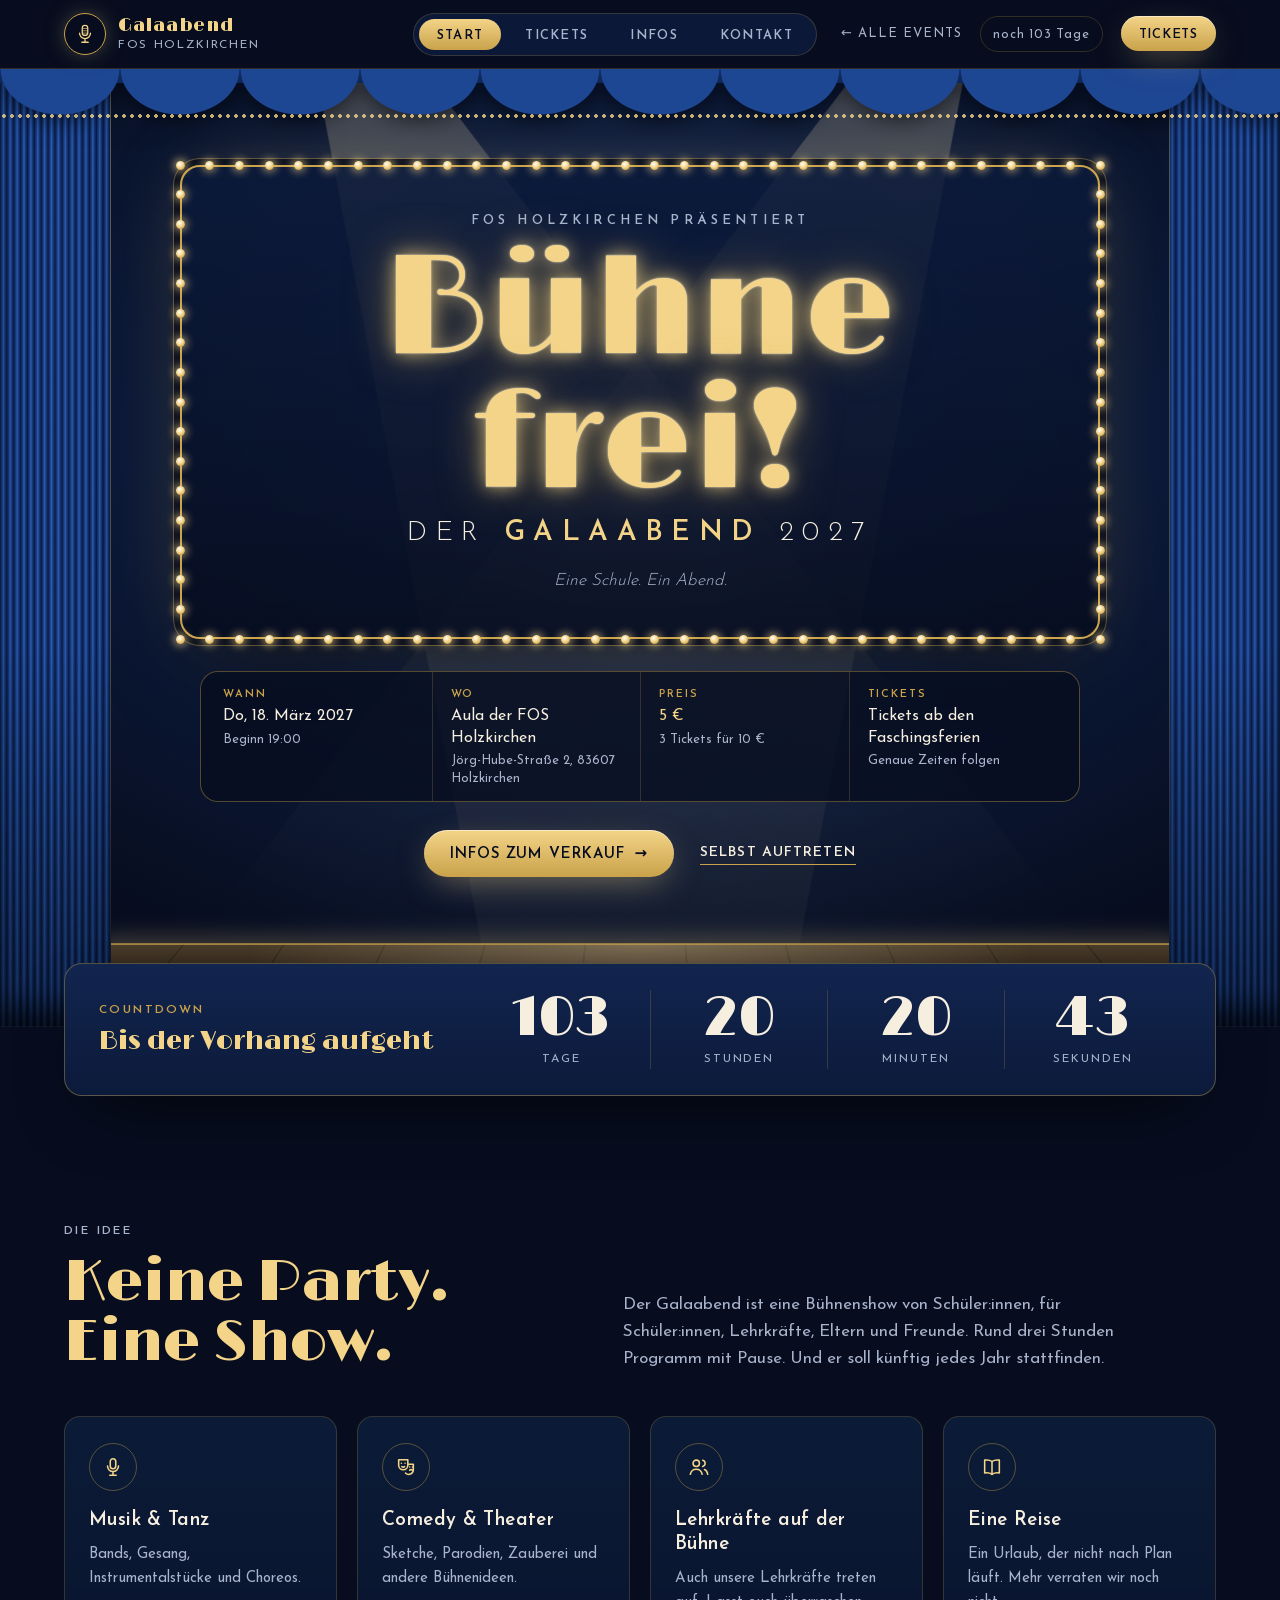
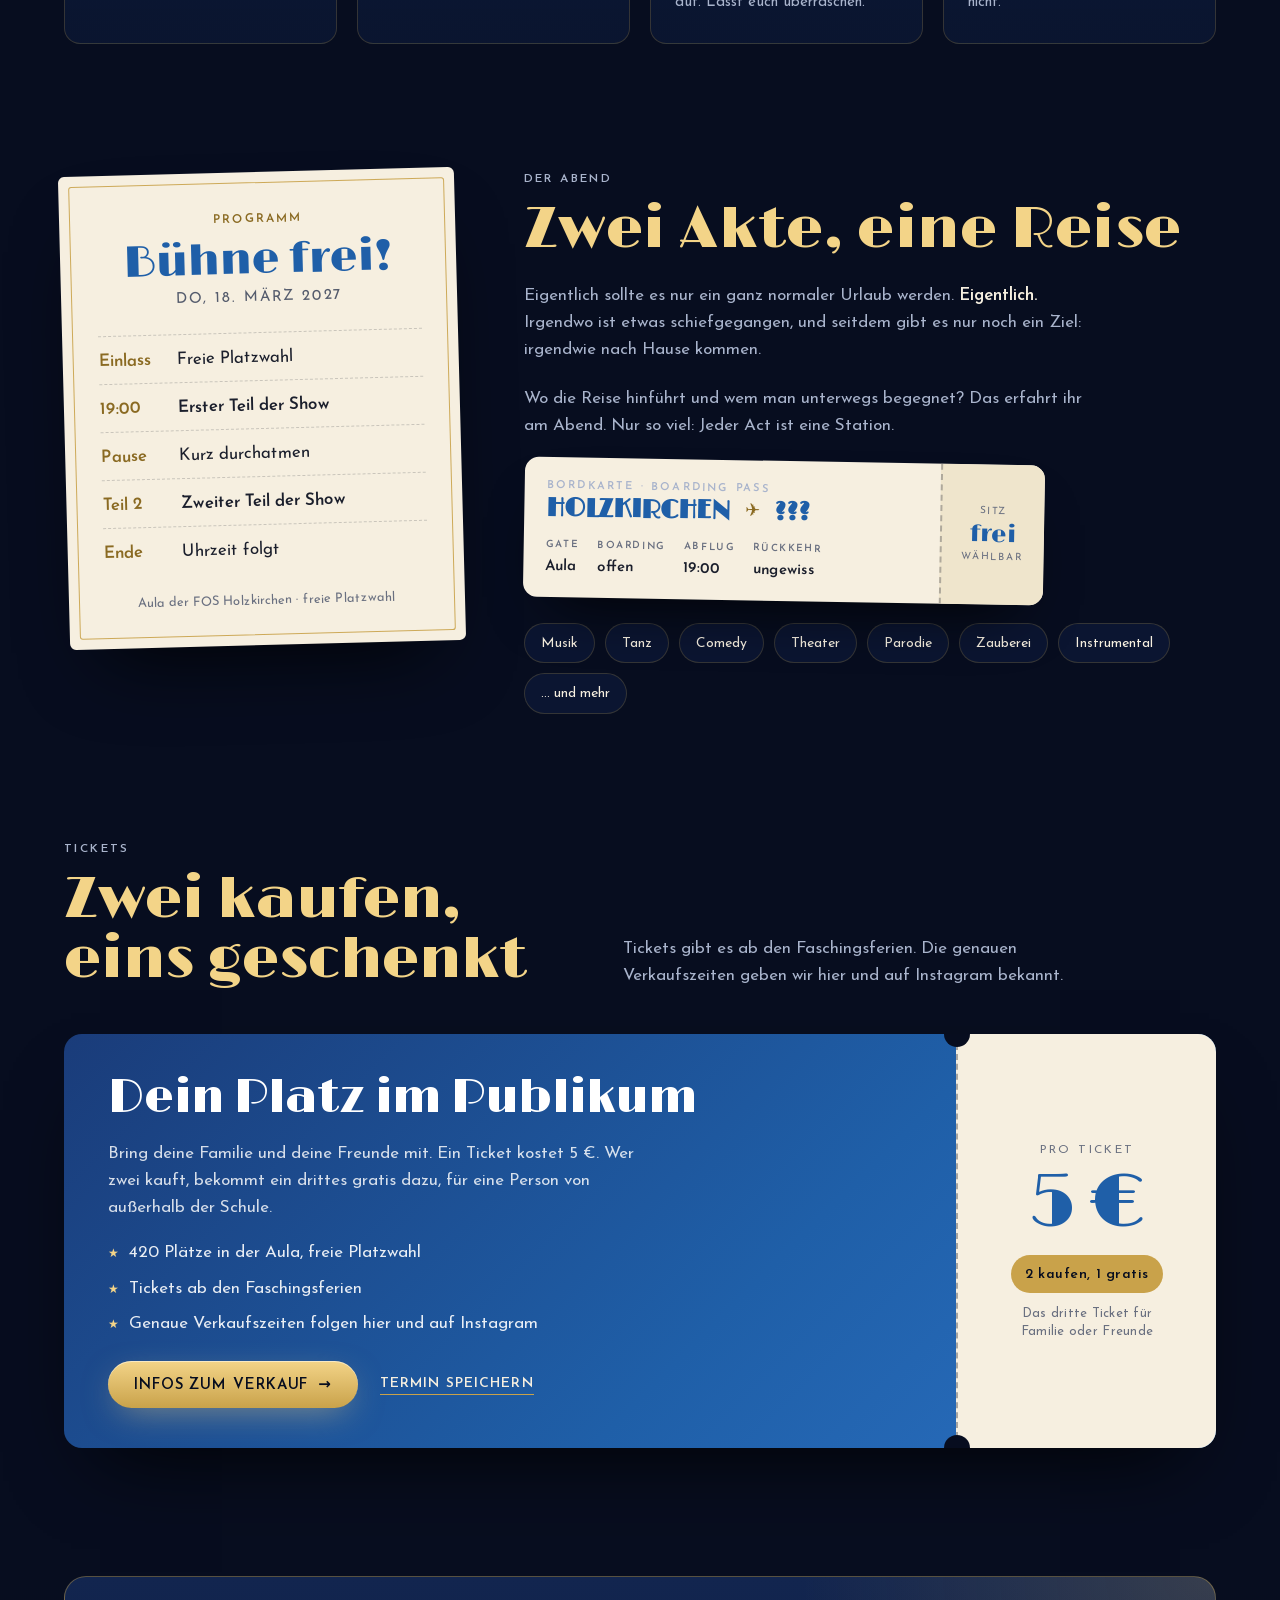
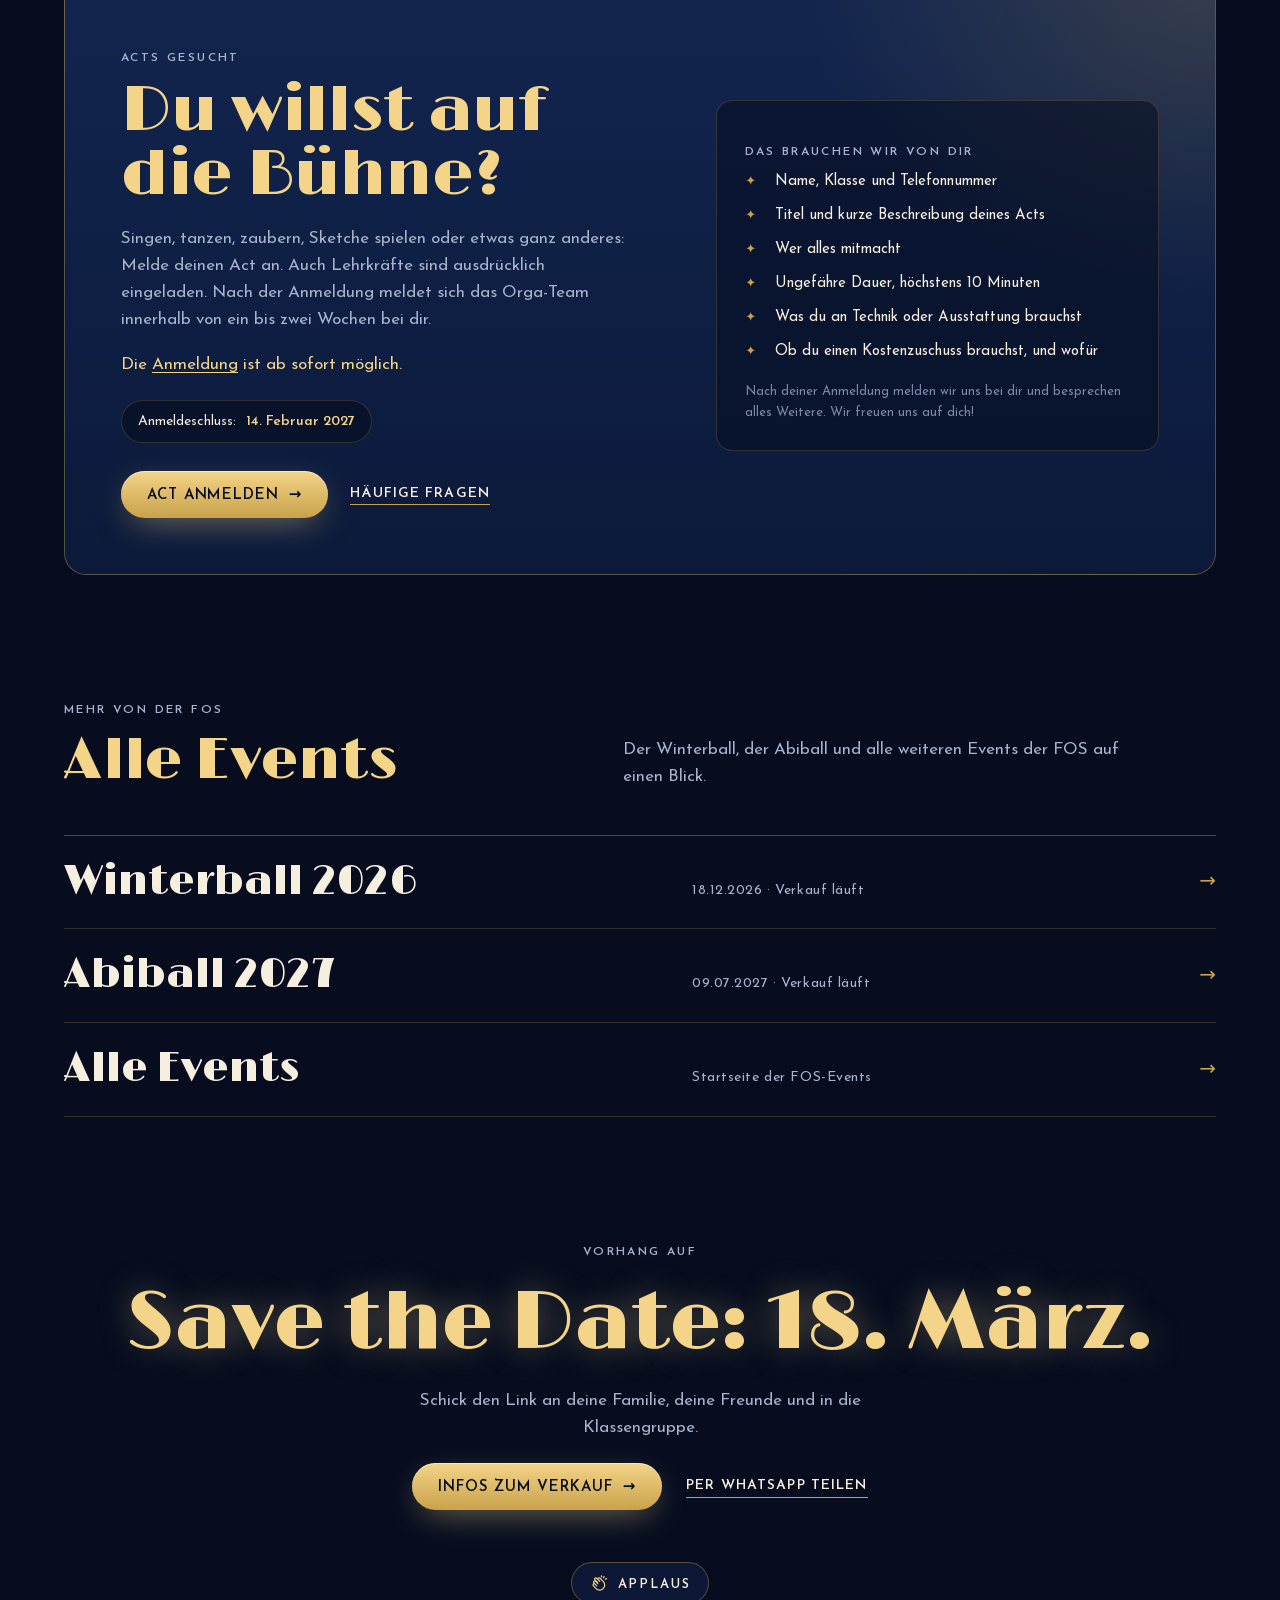
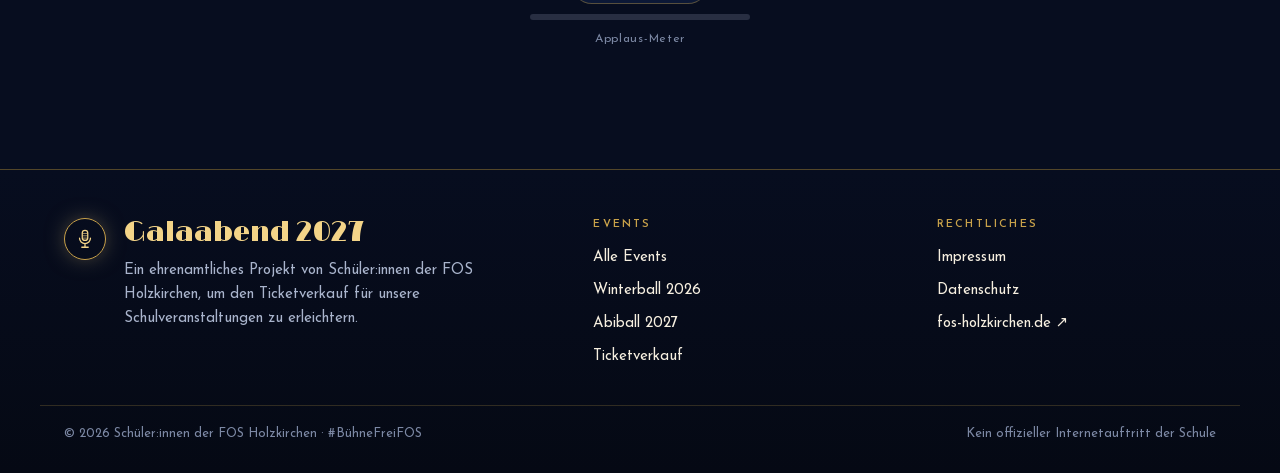
<file: galaabend/index.html>
<!doctype html>
<html lang="de">
<head>
<meta charset="utf-8">
<meta name="viewport" content="width=device-width, initial-scale=1, viewport-fit=cover">
<link rel="icon" href="data:image/svg+xml,%3Csvg%20xmlns%3D%22http%3A%2F%2Fwww.w3.org%2F2000%2Fsvg%22%20viewBox%3D%220%200%2064%2064%22%3E%3Crect%20width%3D%2264%22%20height%3D%2264%22%20rx%3D%2214%22%20fill%3D%22%231f5fa8%22%2F%3E%3Cg%20fill%3D%22none%22%20stroke%3D%22%23f3d488%22%20stroke-width%3D%224.2%22%20stroke-linecap%3D%22round%22%20stroke-linejoin%3D%22round%22%3E%3Crect%20x%3D%2224%22%20y%3D%227%22%20width%3D%2216%22%20height%3D%2229%22%20rx%3D%228%22%20fill%3D%22%23f3d488%22%2F%3E%3Cpath%20d%3D%22M16%2029a16%2016%200%200%200%2032%200M32%2045v10M23%2055h18%22%2F%3E%3C%2Fg%3E%3C%2Fsvg%3E">
<meta name="theme-color" content="#0c1a3a">
<meta property="og:type" content="website">
<meta property="og:locale" content="de_DE">
<meta property="og:title" content="Galaabend 2027 · FOS Holzkirchen">
<meta property="og:description" content="Bühne frei! Der Galaabend der FOS Holzkirchen: eine Bühnenshow von Schüler:innen und Lehrkräften. Termin, Programm, Tickets und Act-Anmeldung.">
<meta property="og:url" content="https://joshuaherdt.github.io/winterball-fos/galaabend/">
<meta property="og:image" content="https://joshuaherdt.github.io/winterball-fos/og/galaabend.jpg">
<meta property="og:image:width" content="1200">
<meta property="og:image:height" content="630">
<meta name="twitter:card" content="summary_large_image">
<link rel="canonical" href="https://joshuaherdt.github.io/winterball-fos/galaabend/">
<script>window.WB_BASE = "../";</script>
<title>Galaabend 2027 · FOS Holzkirchen</title>
<meta name="description" content="Bühne frei! Der Galaabend der FOS Holzkirchen: eine Bühnenshow von Schüler:innen und Lehrkräften. Termin, Programm, Tickets und Act-Anmeldung.">
<meta name="claude:viewport-fit-sides" content="cover">
<link rel="stylesheet" href="../fonts/f-07fc7286.css">
<style>
/* Galaabend „Bühne frei!“: eine Theaterbühne. Blauer Samtvorhang, der sich beim Laden öffnet,
   Scheinwerfer, eine Leuchtreklame mit Glühbirnen-Lauflicht und ein Bühnenboden.
   Farben aus dem Marketingkonzept: Schulblau #1F5FA8, Gold #C9A24A, Dunkelblau.
   Schrift: Limelight (Art déco, Kino- und Theaterschilder) für Titel, Josefin Sans für alles andere. */
:root {
  --night: #070d1f;
  --navy: #0c1a3a;
  --navy-2: #12254f;
  --blue: #1f5fa8;
  --blue-hi: #5b93d6;
  --gold: #c9a24a;
  --gold-hi: #f3d488;
  --cream: #f6efe0;
  --mist: #a9b4cc;
  --mist-2: #7c88a4;
  --line: rgba(201, 162, 74, .22);
  --line-2: rgba(201, 162, 74, .4);
  --glass: rgba(18, 37, 79, .55);
  --f-show: "Limelight", "Didot", Georgia, serif;
  --f-sans: "Josefin Sans", "Avenir Next", system-ui, sans-serif;
  --burst: #f3d488, #c9a24a, #ffffff, #5b93d6;
  --burst-shape: spark;
  --flash: rgba(243, 212, 136, .55);
  color-scheme: dark;
}
* { box-sizing: border-box; }
html, body { margin: 0; }
[hidden] { display: none !important; }
body { background: var(--night); color: var(--cream); font: 400 17px/1.6 var(--f-sans); -webkit-font-smoothing: antialiased; overflow-x: hidden; }
body::before { content: ""; position: fixed; inset: 0 0 auto; height: env(safe-area-inset-top, 0px); z-index: 60; background: var(--night); }
.wrap { max-width: 1200px; margin: 0 auto; padding-left: max(24px, env(safe-area-inset-left, 0px)); padding-right: max(24px, env(safe-area-inset-right, 0px)); }
a { color: inherit; }
:focus-visible { outline: 2px solid var(--gold-hi); outline-offset: 3px; border-radius: 4px; }
::selection { background: var(--gold); color: var(--night); }
mark.ph { background: none; color: inherit; border-bottom: 1px dashed var(--mist); }
svg { flex: none; }
h1, h2, h3 { font-weight: 400; margin: 0; text-wrap: balance; }
.label { margin: 0; font: 600 12px/1.3 var(--f-sans); letter-spacing: .2em; text-transform: uppercase; color: var(--gold); }
.show { font-family: var(--f-show); font-weight: 400; letter-spacing: .01em; }

/* ---------- Buttons ---------- */
.btn { appearance: none; border: 0; cursor: pointer; display: inline-flex; align-items: center; justify-content: center; gap: 10px; text-decoration: none; font: 600 15px/1 var(--f-sans); letter-spacing: .06em; text-transform: uppercase; padding: 17px 26px 15px; border-radius: 999px; color: var(--night); background: linear-gradient(180deg, var(--gold-hi), var(--gold)); box-shadow: 0 10px 34px -10px rgba(243, 212, 136, .55), inset 0 1px 0 rgba(255, 255, 255, .5); transition: transform .2s, box-shadow .2s, filter .2s; }
.btn:hover { transform: translateY(-1px); filter: brightness(1.06); box-shadow: 0 14px 40px -10px rgba(243, 212, 136, .75), inset 0 1px 0 rgba(255, 255, 255, .5); }
.btn:active { transform: translateY(1px); }
.btn .arr { display: inline-block; transition: transform .25s cubic-bezier(.2, .8, .2, 1); }
.btn:hover .arr { transform: translateX(4px); }
.btn-ghost { background: transparent; color: var(--cream); box-shadow: inset 0 0 0 1px var(--line-2); }
.btn-ghost:hover { box-shadow: inset 0 0 0 1px var(--gold-hi); color: var(--gold-hi); }
.link { appearance: none; border: 0; background: none; cursor: pointer; padding: 0 0 2px; font: 600 14px/1.4 var(--f-sans); letter-spacing: .08em; text-transform: uppercase; color: var(--cream); text-decoration: none; background-image: linear-gradient(var(--gold), var(--gold)); background-size: 100% 1px; background-position: 0 100%; background-repeat: no-repeat; transition: background-size .3s, color .2s; }
.link:hover { color: var(--gold-hi); background-size: 0 1px; background-position: 100% 100%; }

/* ---------- Kopf ---------- */
.top { position: sticky; top: env(safe-area-inset-top, 0px); z-index: 50; background: rgba(7, 13, 31, .86); border-bottom: 1px solid var(--line); }
.top .wrap { height: 68px; display: grid; grid-template-columns: 1fr auto 1fr; align-items: center; gap: 24px; }
.brand { display: flex; align-items: center; gap: 12px; text-decoration: none; white-space: nowrap; }
.mono { flex: none; width: 42px; height: 42px; border-radius: 50%; display: grid; place-items: center; border: 1px solid var(--gold); color: var(--gold-hi); box-shadow: 0 0 24px -6px rgba(243, 212, 136, .55); }
.mono svg { width: 22px; height: 22px; fill: none; stroke: currentColor; stroke-width: 1.4; stroke-linecap: round; stroke-linejoin: round; overflow: visible; transform-origin: 50% 90%; transition: transform .5s cubic-bezier(.3, 1.6, .5, 1); }
.mono .grille { stroke-width: 1; opacity: .7; }
.brand:hover .mono svg, .f-brand:hover .mono svg { transform: rotate(-12deg); }
.brand-txt { display: grid; gap: 4px; }
.brand-txt b { font: 400 18px/1 var(--f-show); letter-spacing: .04em; color: var(--gold-hi); }
.brand-txt span { font: 400 12px/1 var(--f-sans); letter-spacing: .14em; text-transform: uppercase; color: var(--mist); }
.tabs { display: flex; gap: 6px; padding: 5px; border-radius: 999px; background: var(--glass); border: 1px solid var(--line); }
.tabs button { appearance: none; border: 0; cursor: pointer; padding: 10px 18px 8px; border-radius: 999px; background: none; font: 600 13px/1 var(--f-sans); letter-spacing: .1em; text-transform: uppercase; color: var(--mist); transition: color .2s, background .2s; }
.tabs button:hover { color: var(--cream); }
.tabs button[aria-selected="true"] { background: linear-gradient(180deg, var(--gold-hi), var(--gold)); color: var(--night); }
.tabs button svg { display: none; }
.top-right { justify-self: end; display: flex; align-items: center; gap: 18px; }
.back { font-size: 13px; letter-spacing: .08em; text-transform: uppercase; color: var(--mist); text-decoration: none; white-space: nowrap; }
.back:hover { color: var(--gold-hi); }
.days { font-size: 13px; letter-spacing: .06em; color: var(--mist); white-space: nowrap; padding: 8px 12px 6px; border-radius: 999px; border: 1px solid var(--line); }
.top .btn { padding: 12px 18px 10px; font-size: 13px; }

/* ---------- Panels ---------- */
main { overflow-x: clip; }
[data-panel] { outline: none; padding-bottom: 120px; }
[data-panel].enter .rise { animation: rise .9s cubic-bezier(.2, .7, .2, 1) both; }
[data-panel].enter .d1 { animation-delay: .08s; } [data-panel].enter .d2 { animation-delay: .16s; } [data-panel].enter .d3 { animation-delay: .24s; }
@keyframes rise { from { opacity: .001; transform: translateY(14px); } }
.page-head { padding-top: 72px; display: grid; grid-template-columns: 5fr 6fr; gap: 64px; align-items: end; }
.page-head h2 { font: 400 clamp(46px, 6vw, 84px)/1 var(--f-show); color: var(--gold-hi); margin-top: 14px; }
.page-head p { margin: 0; color: var(--mist); max-width: 46ch; }

/* ---------- Bühne ---------- */
.stage { position: relative; min-height: min(860px, calc(100svh - 68px)); display: grid; place-items: center; padding: 96px 24px 150px; overflow: hidden; isolation: isolate;
  background: radial-gradient(70% 60% at 50% 38%, #18326b 0%, #0c1a3a 55%, var(--night) 100%); }
/* Scheinwerfer von oben */
.beam { position: absolute; top: -10%; width: 46vw; max-width: 640px; height: 120%; z-index: 0; pointer-events: none; transform-origin: 50% 0;
  background: linear-gradient(180deg, rgba(255, 236, 190, .26), rgba(255, 236, 190, .05) 70%, transparent); clip-path: polygon(46% 0, 54% 0, 100% 100%, 0 100%); opacity: 0; animation: beam-on 1.2s ease-out 1.1s forwards, sway 9s ease-in-out 2.3s infinite alternate; }
.beam.b1 { left: 2%; --r0: -24deg; --r1: -12deg; }
.beam.b2 { right: 2%; --r0: 24deg; --r1: 12deg; animation-delay: 1.3s, 2.5s; }
@keyframes beam-on { from { opacity: 0; transform: rotate(var(--r0)); } to { opacity: 1; transform: rotate(var(--r0)); } }
@keyframes sway { from { transform: rotate(var(--r0)); } to { transform: rotate(var(--r1)); } }
/* Lichtkegel, folgt der Maus */
.spot { position: absolute; inset: 0; z-index: 1; pointer-events: none; background: radial-gradient(circle 300px at var(--sx, 50%) var(--sy, 42%), rgba(255, 240, 205, .16), transparent 70%); transition: background-position .2s; }
/* Vorhang */
.curtain { position: absolute; top: 0; bottom: 0; width: 51%; z-index: 4; pointer-events: none;
  background: linear-gradient(180deg, transparent 60%, rgba(0, 0, 0, .45)), repeating-linear-gradient(90deg, #0a1c44 0, #1d4693 2.2%, #2d5bb0 3%, #16397d 4.4%, #0a1c44 6.2%);
  box-shadow: inset 0 -40px 60px -20px rgba(0, 0, 0, .6); animation: open 2.2s cubic-bezier(.7, 0, .2, 1) .35s both; }
.curtain.l { left: 0; transform-origin: 0 50%; }
.curtain.r { right: 0; transform-origin: 100% 50%; }
.curtain::after { content: ""; position: absolute; top: 0; bottom: 0; width: 3px; background: linear-gradient(180deg, var(--gold-hi), var(--gold) 60%, transparent); opacity: .7; }
.curtain.l::after { right: 0; } .curtain.r::after { left: 0; }
@keyframes open { from { transform: scaleX(1); } to { transform: scaleX(.17); } }
/* Bogen oben mit Fransen */
.valance { position: absolute; top: 0; left: 0; right: 0; height: 58px; z-index: 5; pointer-events: none;
  background: radial-gradient(60px 46px at 50% 0, #1d4693 98%, transparent 100%) 0 0 / 120px 46px repeat-x, linear-gradient(#10275a, #10275a) 0 0 / 100% 14px no-repeat;
  filter: drop-shadow(0 6px 10px rgba(0, 0, 0, .5)); }
.valance::after { content: ""; position: absolute; left: 0; right: 0; top: 44px; height: 6px; background: radial-gradient(circle 2px at 4px 3px, var(--gold-hi) 95%, transparent) 0 0 / 8px 6px repeat-x; opacity: .8; }
/* Bühnenboden */
.floor { position: absolute; left: 0; right: 0; bottom: 0; height: 120px; z-index: 2; pointer-events: none;
  background: linear-gradient(180deg, rgba(243, 212, 136, .16), transparent 40%), repeating-linear-gradient(90deg, #1a1410 0 2px, #2b2018 2px 9%), #241a13;
  transform: perspective(500px) rotateX(38deg); transform-origin: 50% 100%; box-shadow: 0 -2px 0 var(--gold), 0 -12px 40px rgba(243, 212, 136, .25); }
.floor::before { content: ""; position: absolute; inset: 0; background: radial-gradient(50% 120% at 50% 0, rgba(255, 236, 190, .28), transparent 70%); }
/* Leuchtreklame */
.marquee { position: relative; z-index: 3; text-align: center; padding: clamp(28px, 4vw, 46px) clamp(26px, 6vw, 80px) clamp(30px, 4vw, 44px); border-radius: 20px; max-width: 920px;
  background: linear-gradient(180deg, rgba(12, 26, 58, .82), rgba(7, 13, 31, .9)); border: 2px solid var(--gold); box-shadow: 0 0 0 6px rgba(7, 13, 31, .9), 0 0 0 7px var(--line-2), 0 40px 90px -30px rgba(0, 0, 0, .8), 0 0 80px -20px rgba(243, 212, 136, .35);
  animation: rise 1s cubic-bezier(.2, .7, .2, 1) 1.2s both; }
.bulbs { position: absolute; inset: -2px; pointer-events: none; }
.bulbs i { position: absolute; width: 9px; height: 9px; margin: -4.5px 0 0 -4.5px; border-radius: 50%; background: radial-gradient(circle at 40% 35%, #fff, var(--gold-hi) 45%, #b5862f 100%); box-shadow: 0 0 8px 2px rgba(255, 220, 140, .65); animation: chase 1.6s steps(1) infinite; animation-delay: calc(var(--i) * -.2s); }
@keyframes chase { 0%, 62% { opacity: 1; } 63%, 100% { opacity: .28; box-shadow: none; } }
.presents { margin: 0; font: 600 13px/1.3 var(--f-sans); letter-spacing: .32em; text-transform: uppercase; color: var(--mist); }
.title { margin: 14px 0 6px; font: 400 clamp(56px, 11vw, 148px)/.95 var(--f-show); letter-spacing: .01em; color: var(--gold-hi);
  text-shadow: 0 0 2px #fff6dd, 0 0 18px rgba(243, 212, 136, .75), 0 0 46px rgba(201, 162, 74, .55); animation: flicker 2.4s linear 1.3s both; }
@keyframes flicker { 0% { opacity: 0; } 8% { opacity: 1; } 10% { opacity: .25; } 14% { opacity: 1; } 30% { opacity: .9; } 32% { opacity: .35; } 34%, 100% { opacity: 1; } }
.subtitle { margin: 0; font: 300 clamp(20px, 2.4vw, 28px)/1.2 var(--f-sans); letter-spacing: .3em; text-transform: uppercase; color: var(--cream); }
.subtitle b { font-weight: 600; color: var(--gold-hi); }
.claim { margin: 18px 0 0; font: italic 300 17px/1.4 var(--f-sans); color: var(--mist); }
.ticker { position: relative; z-index: 3; width: min(880px, 100%); margin: 32px auto 0; padding: 0 22px; border: 1px solid var(--line-2) !important; border-radius: 18px; background: rgba(7, 13, 31, .78); animation: rise 1s cubic-bezier(.2, .7, .2, 1) 1.5s both;
  --kf-line: var(--line); --kf-label: var(--gold); --kf-label-o: 1; --kf-value: var(--cream); }
.ticker .kf-i:first-child { padding-left: 0; }
.ticker dt { letter-spacing: .18em; }
.ticker .kf-preis dd { color: var(--gold-hi); }
.ticker dd small { color: var(--mist); opacity: 1; }
.tbc { font-style: normal; font-size: 11px; letter-spacing: .14em; text-transform: uppercase; color: var(--mist); margin-left: 4px; }
.stage .cta { position: relative; z-index: 3; margin-top: 28px; display: flex; justify-content: center; align-items: center; gap: 18px 26px; flex-wrap: wrap; animation: rise 1s cubic-bezier(.2, .7, .2, 1) 1.7s both; }
.stage-in { display: grid; justify-items: center; }

/* ---------- Countdown ---------- */
.count[hidden], .top .days[hidden], .link[hidden] { display: none; }
.count { position: relative; z-index: 6; margin-top: -64px; display: grid; grid-template-columns: auto 1fr; gap: 40px; align-items: center; padding: 26px 34px; border-radius: 18px; background: linear-gradient(180deg, var(--navy-2), var(--navy)); border: 1px solid var(--line-2); box-shadow: 0 30px 70px -30px rgba(0, 0, 0, .8); }
.count h2 { font: 400 26px/1.15 var(--f-show); color: var(--gold-hi); margin-top: 8px; }
.count-n { display: grid; grid-template-columns: repeat(4, 1fr); text-align: center; }
.count-n div { display: grid; gap: 4px; }
.count-n div + div { border-left: 1px solid var(--line); }
.count-n b { display: flex; justify-content: center; font: 400 clamp(36px, 4.4vw, 56px)/1 var(--f-show); color: var(--cream); font-variant-numeric: tabular-nums; }
.count-n span { font-size: 12px; letter-spacing: .16em; text-transform: uppercase; color: var(--mist); }

/* ---------- Abschnitte ---------- */
.sec { margin-top: 128px; }
.sec-head { display: grid; grid-template-columns: 5fr 6fr; gap: 64px; align-items: end; margin-bottom: 44px; }
.sec-head h2 { font: 400 clamp(38px, 4.6vw, 64px)/1.02 var(--f-show); color: var(--gold-hi); margin-top: 12px; }
.sec-head p { margin: 0; color: var(--mist); max-width: 46ch; }
#highlights { list-style: none; margin: 0; padding: 0; display: grid; grid-template-columns: repeat(4, 1fr); gap: 20px; }
.hl { position: relative; display: grid; gap: 10px; align-content: start; padding: 26px 24px 28px; border-radius: 16px; background: linear-gradient(180deg, rgba(31, 95, 168, .18), rgba(18, 37, 79, .35)); border: 1px solid var(--line); transition: transform .35s cubic-bezier(.2, .8, .2, 1), border-color .3s; }
.hl:hover { transform: translateY(-4px); border-color: var(--line-2); }
.hl-ic { width: 48px; height: 48px; border-radius: 50%; display: grid; place-items: center; color: var(--gold-hi); border: 1px solid var(--line-2); margin-bottom: 8px; }
.hl-ic svg { width: 22px; height: 22px; }
.hl b { font: 600 19px/1.25 var(--f-sans); letter-spacing: .02em; }
.hl span:last-child { color: var(--mist); font-size: 15px; }

/* Programmzettel */
.bill { display: grid; grid-template-columns: 4fr 7fr; gap: 64px; align-items: start; }
.playbill { position: relative; padding: 40px 36px 34px; border-radius: 6px; background: var(--cream); color: #1b1f2c; box-shadow: 0 40px 80px -36px rgba(0, 0, 0, .9); transform: rotate(-1.5deg); }
.playbill::before { content: ""; position: absolute; inset: 10px; border: 1px solid rgba(201, 162, 74, .9); border-radius: 3px; pointer-events: none; }
.playbill .label { color: #8a6a22; text-align: center; }
.playbill h3 { margin: 10px 0 4px; text-align: center; font: 400 44px/1 var(--f-show); color: var(--blue); }
.playbill .pb-tbc { display: block; margin-top: 4px; font-size: 11px; letter-spacing: .2em; color: #8a6a22; }
.playbill .pb-date { margin: 0 0 22px; text-align: center; font-size: 15px; letter-spacing: .12em; text-transform: uppercase; color: #545b6c; }
.playbill ol { list-style: none; margin: 0; padding: 0; }
.playbill li { display: grid; grid-template-columns: 64px 1fr; gap: 14px; padding: 11px 0 9px; border-top: 1px dashed rgba(27, 31, 44, .2); }
.playbill time { font-weight: 600; font-variant-numeric: tabular-nums; color: #8a6a22; }
.playbill li.act span { font-weight: 600; }
.playbill .pb-foot { margin: 18px 0 0; text-align: center; font-size: 13px; color: #6a7080; }
.bill-text { display: grid; gap: 22px; }
.bill-text p { margin: 0; color: var(--mist); max-width: 52ch; }
.bill-text p b { color: var(--cream); font-weight: 600; }
.chips { display: flex; flex-wrap: wrap; gap: 10px; }
.chips span { padding: 9px 16px 7px; border-radius: 999px; border: 1px solid var(--line); font-size: 14px; color: var(--cream); background: rgba(18, 37, 79, .4); }

/* Bordkarte (Rahmenhandlung, bewusst geheimnisvoll) */
.pass { display: grid; grid-template-columns: minmax(0, 1fr) 104px; max-width: 520px; border-radius: 14px; overflow: hidden; background: var(--cream); color: #1b1f2c; box-shadow: 0 30px 60px -30px rgba(0, 0, 0, .9); transform: rotate(1deg); }
.pass-main { padding: 20px 22px 18px; }
.pass-k { margin: 0 0 10px; font-size: 11px; font-weight: 600; letter-spacing: .2em; text-transform: uppercase; color: #8a6a22; }
.pass-route { display: flex; flex-wrap: wrap; align-items: center; gap: 4px 14px; font: 400 26px/1 var(--f-show); color: var(--blue); }
.pass-route span { font-size: 18px; color: #8a6a22; }
.pass-q { display: inline-block; min-width: 4ch; font-variant-numeric: tabular-nums; }
.pass dl { margin: 16px 0 0; display: grid; grid-template-columns: repeat(4, auto); gap: 6px 18px; justify-content: start; }
.pass dt { font-size: 10px; font-weight: 600; letter-spacing: .16em; text-transform: uppercase; color: #6a7080; }
.pass dd { margin: 2px 0 0; font-weight: 600; font-size: 15px; }
.pass-stub { display: grid; place-content: center; text-align: center; gap: 2px; border-left: 2px dashed rgba(27, 31, 44, .3); background: #efe5cc; font-size: 10px; letter-spacing: .16em; text-transform: uppercase; color: #6a7080; }
.pass-stub b { font: 400 24px/1.1 var(--f-show); color: var(--blue); letter-spacing: 0; text-transform: none; }

/* Ticket */
.ticket { display: grid; grid-template-columns: 1fr 260px; border-radius: 18px; overflow: hidden; background: linear-gradient(135deg, #1a3c7a, var(--blue) 60%, #2a6fc0); box-shadow: 0 40px 80px -36px rgba(0, 0, 0, .9); position: relative; }
.t-main { padding: 40px 44px; display: grid; gap: 18px; align-content: start; }
.t-main h3 { font: 400 clamp(32px, 3.6vw, 46px)/1.05 var(--f-show); color: #fff; }
.t-main p { margin: 0; color: rgba(255, 255, 255, .82); max-width: 48ch; }
.t-main ul { list-style: none; margin: 0; padding: 0; display: grid; gap: 8px; }
.t-main li { display: flex; gap: 10px; align-items: baseline; color: rgba(255, 255, 255, .9); }
.t-main li::before { content: "★"; color: var(--gold-hi); font-size: 12px; }
.t-main .cta { display: flex; gap: 14px 22px; align-items: center; flex-wrap: wrap; margin-top: 6px; }
.t-stub { position: relative; display: grid; place-items: center; align-content: center; gap: 4px; padding: 30px 20px; text-align: center; background: var(--cream); color: #1b1f2c; border-left: 2px dashed rgba(27, 31, 44, .35); }
.t-stub::before, .t-stub::after { content: ""; position: absolute; left: -14px; width: 26px; height: 26px; border-radius: 50%; background: var(--night); }
.t-stub::before { top: -13px; } .t-stub::after { bottom: -13px; }
.t-stub small { font-size: 12px; letter-spacing: .2em; text-transform: uppercase; color: #6a7080; }
.t-stub b { font: 400 76px/1 var(--f-show); color: var(--blue); }
.t-plus { margin-top: 10px; padding: 9px 14px 7px; border-radius: 999px; background: var(--gold); color: var(--night); font-weight: 600; font-size: 14px; letter-spacing: .04em; }
.t-plus + small { margin-top: 8px; max-width: 18ch; letter-spacing: .02em; text-transform: none; font-size: 13px; line-height: 1.35; }

/* Casting */
.casting { display: grid; grid-template-columns: 6fr 5fr; gap: 64px; align-items: center; padding: 56px; border-radius: 22px; border: 1px solid var(--line-2); position: relative; overflow: hidden;
  background: radial-gradient(60% 90% at 100% 0, rgba(201, 162, 74, .2), transparent 60%), linear-gradient(180deg, var(--navy-2), var(--navy)); }
.casting h2 { font: 400 clamp(40px, 5vw, 70px)/1 var(--f-show); color: var(--gold-hi); margin-top: 12px; }
.casting > div > p { color: var(--mist); max-width: 46ch; margin: 18px 0 0; }
.casting .cta { margin-top: 28px; display: flex; flex-wrap: wrap; align-items: center; gap: 20px 22px; }
.casting .now-open { margin: 18px 0 0; font-weight: 500; color: var(--gold-hi); }
.casting .now-open a { color: inherit; text-decoration: underline; text-underline-offset: 3px; }
.casting .due { display: inline-flex; align-items: center; gap: 10px; margin-top: 22px; padding: 10px 16px 8px; border-radius: 999px; background: rgba(7, 13, 31, .6); border: 1px solid var(--line); font-size: 14px; }
.casting .due b { color: var(--gold-hi); }
.need ul { list-style: none; margin: 0; padding: 0; display: grid; gap: 10px; }
.need { margin: 0; padding: 26px 28px; border-radius: 16px; background: rgba(7, 13, 31, .55); border: 1px solid var(--line); display: grid; gap: 10px; }
.need p { margin: 0 0 6px; }
.need li { display: grid; grid-template-columns: 22px 1fr; gap: 8px; color: var(--cream); font-size: 15px; }
.need li::before { content: "✦"; color: var(--gold); font-size: 13px; padding-top: 2px; }
.need .small { margin: 8px 0 0; }

/* Querverweise & Schluss */
#teasers { border-top: 1px solid var(--line-2); }
.teaser { display: grid; grid-template-columns: 1fr auto; align-items: center; gap: 24px; padding: 26px 0; border-bottom: 1px solid var(--line); text-decoration: none; transition: padding .35s cubic-bezier(.2, .8, .2, 1); }
.teaser:hover { padding-left: 12px; }
.t-txt { display: grid; grid-template-columns: 5fr 4fr; gap: 24px; align-items: baseline; }
.t-name { font: 400 clamp(28px, 3.2vw, 42px)/1 var(--f-show); color: var(--cream); }
.teaser:hover .t-name { color: var(--gold-hi); }
.t-meta { font-size: 14px; color: var(--mist); letter-spacing: .04em; }
.t-go { font-size: 20px; color: var(--gold); transition: transform .3s; }
.teaser:hover .t-go { transform: translateX(6px); }
.closing { margin-top: 128px; text-align: center; display: grid; justify-items: center; gap: 22px; }
.closing h2 { font: 400 clamp(42px, 6.4vw, 92px)/1 var(--f-show); color: var(--gold-hi); text-shadow: 0 0 34px rgba(243, 212, 136, .35); }
.closing p { margin: 0; color: var(--mist); max-width: 44ch; }
.closing .cta { display: flex; flex-wrap: wrap; justify-content: center; align-items: center; gap: 14px 24px; }
/* Applaus-Meter (Easter Egg) */
.applause { margin-top: 30px; display: grid; justify-items: center; gap: 10px; }
.clap { appearance: none; cursor: pointer; border: 1px solid var(--line-2); background: rgba(18, 37, 79, .5); color: var(--cream); font: 600 13px/1 var(--f-sans); letter-spacing: .14em; text-transform: uppercase; padding: 12px 18px 10px; border-radius: 999px; display: inline-flex; gap: 10px; align-items: center; transition: transform .1s, border-color .2s; }
.clap:hover { border-color: var(--gold-hi); }
.clap:active { transform: scale(.95); }
/* Schnelles Tippen soll am Handy nicht zoomen oder Text markieren */
.applause, .clap { touch-action: manipulation; -webkit-user-select: none; user-select: none; -webkit-tap-highlight-color: transparent; }
.clap svg { width: 18px; height: 18px; fill: none; stroke: var(--gold-hi); stroke-width: 1.6; stroke-linecap: round; stroke-linejoin: round; }
.meter { width: 220px; height: 6px; border-radius: 9px; background: rgba(169, 180, 204, .2); overflow: hidden; }
.meter i { display: block; height: 100%; width: calc(var(--a, 0) * 100%); background: linear-gradient(90deg, var(--blue-hi), var(--gold-hi)); border-radius: inherit; transition: width .25s; }
.applause small { font-size: 12px; color: var(--mist-2); letter-spacing: .06em; }

/* ---------- Tickets (Event-Karte) ---------- */
#events { margin-top: 56px; }
.ev { position: relative; display: grid; grid-template-columns: 7fr 5fr; gap: 56px; padding: 44px; border-radius: 20px; border: 1px solid var(--line-2); background: radial-gradient(80% 120% at 0 0, rgba(31, 95, 168, .3), transparent 60%), linear-gradient(180deg, var(--navy-2), var(--navy)); overflow: hidden; }
.ev::before { content: ""; position: absolute; inset: 0; pointer-events: none; opacity: 0; transition: opacity .3s; background: radial-gradient(360px circle at var(--mx, 50%) var(--my, 50%), rgba(243, 212, 136, .12), transparent 60%); }
.ev:hover::before { opacity: 1; }
.ev-main, .ev-side { min-width: 0; position: relative; }
.ev-kicker { margin: 0; font: 600 12px/1.3 var(--f-sans); letter-spacing: .2em; text-transform: uppercase; color: var(--gold); }
.ev-name { margin: 14px 0 0; font: 400 clamp(46px, 5.4vw, 76px)/.95 var(--f-show); color: var(--gold-hi); }
.ev-year { color: var(--cream); }
.ev-tag { margin: 18px 0 0; color: var(--mist); max-width: 46ch; }
.ev-facts { display: grid; grid-template-columns: repeat(3, auto); justify-content: start; gap: 12px 40px; margin: 30px 0 0; }
.ev-facts dt { font: 600 11px/1.3 var(--f-sans); letter-spacing: .18em; text-transform: uppercase; color: var(--mist-2); }
.ev-facts dd { margin: 6px 0 0; font-weight: 600; }
.ev-facts small { display: block; color: var(--mist); font-weight: 400; font-size: 14px; }
.ev-side { display: grid; gap: 18px; align-content: start; padding-top: 4px; }
.ev-status { justify-self: start; display: inline-flex; align-items: center; gap: 8px; font-size: 13px; letter-spacing: .06em; color: var(--cream); padding: 8px 14px 6px; border-radius: 999px; border: 1px solid var(--line-2); }
.ev-status::before { content: ""; width: 7px; height: 7px; border-radius: 50%; background: var(--gold-hi); box-shadow: 0 0 10px var(--gold-hi); }
.ev[data-status="live"] .ev-status::before { background: #7fe0a8; box-shadow: 0 0 10px #7fe0a8; }
.ev-prices, .sheet-prices { list-style: none; margin: 0; padding: 0; border-top: 1px solid var(--line-2); }
.ev-prices li, .sheet-prices li { display: flex; justify-content: space-between; align-items: baseline; gap: 16px; padding: 14px 0; border-bottom: 1px solid var(--line); }
.ev-prices small, .sheet-prices small { display: block; font-size: 13px; color: var(--gold); margin-top: 2px; }
.ev-prices b, .sheet-prices b { font: 400 30px/1 var(--f-show); color: var(--gold-hi); white-space: nowrap; }
.ev-actions { display: flex; align-items: center; gap: 16px 24px; flex-wrap: wrap; }
.ev[data-status="soon"] .ev-btn { background: transparent; color: var(--cream); box-shadow: inset 0 0 0 1px var(--gold); }
.ev-cal { display: inline-flex; align-items: center; gap: 8px; font-size: 14px; color: var(--mist); text-decoration: none; }
.ev-cal:hover { color: var(--gold-hi); }
.ev-cal svg { width: 16px; height: 16px; }
.ev-no { position: absolute; right: 0; top: 6px; font-size: 13px; color: var(--mist-2); }
.note { margin: 24px 0 0; font-size: 14px; color: var(--mist-2); }
.sale { margin-top: 28px; display: grid; grid-template-columns: repeat(3, 1fr); gap: 20px; }
.sale div { padding: 22px 24px; border-radius: 14px; border: 1px solid var(--line); background: rgba(18, 37, 79, .35); }
.sale small { display: block; font-size: 11px; letter-spacing: .18em; text-transform: uppercase; color: var(--gold); margin-bottom: 6px; }

/* ---------- Infos ---------- */
.info-grid { margin-top: 56px; display: grid; grid-template-columns: 6fr 5fr; gap: 56px; }
.box { padding: 34px 36px; border-radius: 18px; border: 1px solid var(--line); background: linear-gradient(180deg, rgba(18, 37, 79, .55), rgba(12, 26, 58, .4)); }
.box h3 { font: 400 32px/1.1 var(--f-show); color: var(--gold-hi); margin-bottom: 20px; }
#ablauf { list-style: none; margin: 0; padding: 0; }
#ablauf li { display: grid; grid-template-columns: 76px 1fr; gap: 16px; padding: 13px 0 11px; border-top: 1px solid var(--line); animation: rise .5s both; }
#ablauf li:nth-child(2) { animation-delay: .04s; } #ablauf li:nth-child(3) { animation-delay: .08s; } #ablauf li:nth-child(4) { animation-delay: .12s; } #ablauf li:nth-child(5) { animation-delay: .16s; } #ablauf li:nth-child(6) { animation-delay: .2s; }
#ablauf time { font-weight: 600; color: var(--gold-hi); font-variant-numeric: tabular-nums; }
.seg { display: none; }
.good { list-style: none; margin: 0; padding: 0; display: grid; gap: 16px; }
.good li { display: grid; grid-template-columns: 40px 1fr; gap: 14px; align-items: start; }
.good .ic { width: 40px; height: 40px; border-radius: 50%; display: grid; place-items: center; border: 1px solid var(--line-2); color: var(--gold-hi); }
.good .ic svg { width: 18px; height: 18px; }
.good b { display: block; font-weight: 600; }
.good span span { color: var(--mist); font-size: 15px; }
.faq { margin-top: 64px; display: grid; grid-template-columns: 4fr 7fr; gap: 56px; }
.faq h3 { font: 400 36px/1.1 var(--f-show); color: var(--gold-hi); }
.faq .ask { margin: 14px 0 0; color: var(--mist); }
#faq details { border-bottom: 1px solid var(--line); }
#faq details:first-child { border-top: 1px solid var(--line-2); }
#faq summary { list-style: none; cursor: pointer; padding: 20px 44px 18px 0; position: relative; font-size: 18px; font-weight: 600; }
#faq summary::-webkit-details-marker { display: none; }
#faq summary::after { content: ""; position: absolute; right: 4px; top: 50%; width: 12px; height: 12px; margin-top: -7px; background: linear-gradient(var(--gold), var(--gold)) center/100% 1.5px no-repeat, linear-gradient(var(--gold), var(--gold)) center/1.5px 100% no-repeat; transition: transform .3s cubic-bezier(.2, .8, .2, 1); }
#faq details[open] summary::after { transform: rotate(45deg); }
#faq p { margin: -4px 0 22px; color: var(--mist); max-width: 62ch; }

/* ---------- Kontakt ---------- */
.contact { margin-top: 56px; display: grid; grid-template-columns: 7fr 4fr; gap: 56px; align-items: start; }
.rows { border-top: 1px solid var(--line-2); }
.row { display: grid; grid-template-columns: 130px 1fr auto; gap: 24px; align-items: baseline; padding: 22px 0 20px; border-bottom: 1px solid var(--line); }
.row .k { font: 600 11px/1.3 var(--f-sans); letter-spacing: .18em; text-transform: uppercase; color: var(--gold); }
.row .v { margin: 0; font-size: 18px; word-break: break-word; }
.row .v small { display: block; color: var(--mist); font-size: 14px; }
.chip, .chip-s { appearance: none; background: none; border: 0; cursor: pointer; display: inline-flex; align-items: center; gap: 8px; font: 600 13px var(--f-sans); letter-spacing: .1em; text-transform: uppercase; color: var(--gold-hi); text-decoration: none; white-space: nowrap; padding: 0 0 2px; background-image: linear-gradient(currentColor, currentColor); background-size: 100% 1px; background-position: 0 100%; background-repeat: no-repeat; }
.chip:hover, .chip-s:hover { color: #fff; }
.team { padding: 30px; border-radius: 18px; border: 1px solid var(--line); background: rgba(18, 37, 79, .4); color: var(--mist); }
.team b { display: block; font: 400 26px/1.15 var(--f-show); color: var(--gold-hi); margin-bottom: 10px; }
.team p { margin: 0; }

/* ---------- Kauf-Fenster ---------- */
.sheet::backdrop { background: rgba(3, 6, 15, .7); }
.sheet-in { background: linear-gradient(180deg, var(--navy-2), var(--navy)); color: var(--cream); border: 1px solid var(--line-2); border-radius: 20px; padding: 36px 32px 28px; box-shadow: 0 40px 100px -30px rgba(0, 0, 0, .9); display: grid; }
.sheet-step { display: grid; gap: 20px; }
.sheet-x { color: var(--mist); }
.sheet-x:hover { color: var(--gold-hi); }
.sheet-x svg { width: 18px; height: 18px; }
.sheet-kicker { margin: 0; font: 600 12px/1.3 var(--f-sans); letter-spacing: .2em; text-transform: uppercase; color: var(--gold); }
.sheet-title { margin: -10px 0 0; font: 400 36px/1.05 var(--f-show); color: var(--gold-hi); }
.sheet-detail { display: grid; gap: 16px; }
.sheet-note { margin: 0; font-size: 15px; color: var(--mist); }
.sheet-need p { margin: 0 0 10px; font: 600 11px/1.3 var(--f-sans); letter-spacing: .18em; text-transform: uppercase; color: var(--mist-2); }
.sheet-need ul { display: grid; gap: 8px; font-size: 15px; color: var(--mist); }
.sheet-need svg { color: var(--gold); width: 16px !important; height: 16px !important; }
.sheet-go { width: 100%; padding: 19px 18px 17px; }
.sheet-host { margin: -8px 0 0; display: flex; gap: 8px; align-items: center; justify-content: center; font-size: 13px; color: var(--mist-2); text-align: center; }
.sheet-host svg { width: 14px !important; height: 14px !important; }
.sheet-done { text-align: center; justify-items: center; }
.sheet-ok { width: 60px; height: 60px; border-radius: 50%; display: grid; place-items: center; background: linear-gradient(180deg, var(--gold-hi), var(--gold)); color: var(--night); }
.sheet-ok svg { width: 26px !important; height: 26px !important; }
.sheet-done .sheet-title { margin: 0; }
.sheet-sub { margin: -8px 0 4px; color: var(--mist); }
.sheet-share { justify-content: center; gap: 22px !important; }

.toast { position: fixed; z-index: 70; left: 50%; bottom: calc(28px + env(safe-area-inset-bottom, 0px)); transform: translate(-50%, 12px); opacity: 0; pointer-events: none; background: var(--cream); color: var(--night); font-size: 15px; font-weight: 600; padding: 13px 20px 11px; border-radius: 999px; max-width: min(440px, calc(100vw - 40px)); text-align: center; transition: opacity .3s, transform .3s; box-shadow: 0 10px 40px -10px rgba(243, 212, 136, .6); }
.toast.on { opacity: 1; transform: translate(-50%, 0); }

footer { margin-top: 0; border-top: 1px solid var(--line-2); font-size: 15px; color: var(--mist); background: linear-gradient(180deg, var(--night), #050914); }
.foot { display: grid; grid-template-columns: 5fr 3fr 3fr; gap: 64px; padding-block: 48px 36px; }
.f-brand { display: flex; gap: 18px; align-items: flex-start; }
.f-brand b { display: block; font: 400 28px/1.1 var(--f-show); color: var(--gold-hi); margin-bottom: 10px; }
.f-brand p { margin: 0; max-width: 44ch; }
.f-col { display: grid; gap: 9px; align-content: start; }
.f-col b { font: 600 11px/1.3 var(--f-sans); letter-spacing: .2em; text-transform: uppercase; color: var(--gold); margin-bottom: 4px; }
.f-col a, .f-col button { appearance: none; border: 0; background: none; padding: 0; cursor: pointer; font: inherit; color: var(--cream); text-align: left; text-decoration: none; justify-self: start; }
.f-col a:hover, .f-col button:hover { color: var(--gold-hi); }
.f-base { display: flex; justify-content: space-between; gap: 12px; flex-wrap: wrap; padding-block: 18px 28px; border-top: 1px solid var(--line); font-size: 13px; color: var(--mist-2); }

/* ---------- Tablet ---------- */
@media (max-width: 1140px) {
  .days { display: none; }
  .tabs button { padding-inline: 14px; }
}
@media (max-width: 1040px) {
  .sec-head, .page-head, .bill, .casting, .info-grid, .faq, .contact, .ev { gap: 40px; }
  #highlights { grid-template-columns: 1fr 1fr; }
  .t-txt { grid-template-columns: 1fr; gap: 6px; }
  .casting { padding: 44px; }
}
/* ---------- Mobil ---------- */
@media (max-width: 820px) {
  .wrap { padding-left: max(20px, env(safe-area-inset-left, 0px)); padding-right: max(20px, env(safe-area-inset-right, 0px)); }
  .top { background: var(--night); }
  .top .wrap { grid-template-columns: 1fr auto; height: 60px; }
  .days { display: none; }
  .top-right { gap: 14px; }
  .back { font-size: 12px; letter-spacing: .06em; }
  .tabs { position: fixed; z-index: 60; left: 0; right: 0; bottom: 0; gap: 0; border-radius: 0; border: 0; border-top: 1px solid var(--line-2); justify-content: space-around; background: var(--night); padding: 6px max(8px, env(safe-area-inset-right, 0px)) calc(6px + env(safe-area-inset-bottom, 0px)) max(8px, env(safe-area-inset-left, 0px)); }
  .tabs button { flex: 1; padding: 14px 0 12px; font-size: 12px; letter-spacing: .08em; }
  .stage { min-height: 0; padding: 90px 16px 120px; }
  .curtain { animation-name: open-m; }
  @keyframes open-m { from { transform: scaleX(1); } to { transform: scaleX(.09); } }
  .beam { width: 80vw; }
  .floor { height: 80px; }
  .marquee { padding: 30px 22px 30px; border-radius: 16px; }
  .presents { font-size: 11px; letter-spacing: .24em; }
  .title { font-size: clamp(50px, 15.5vw, 84px); }
  .subtitle { font-size: 17px; letter-spacing: .22em; }
  .claim { font-size: 15px; }
  .ticker { padding: 0 16px; }
  .stage .cta .btn { flex: 1 1 100%; }
  .count { grid-template-columns: 1fr; gap: 18px; padding: 22px 18px; margin-top: -48px; text-align: center; }
  .count h2 { font-size: 22px; }
  .sec { margin-top: 88px; }
  .sec-head, .page-head, .bill, .casting, .info-grid, .faq, .contact { grid-template-columns: 1fr; gap: 28px; }
  .page-head { padding-top: 40px; }
  .sec-head { margin-bottom: 28px; }
  #highlights { grid-template-columns: 1fr; gap: 14px; }
  .hl { grid-template-columns: 48px 1fr; column-gap: 16px; padding: 20px; }
  .hl-ic { grid-row: span 2; margin: 0; }
  .playbill { transform: none; padding: 34px 26px 28px; }
  .pass { grid-template-columns: minmax(0, 1fr) 76px; transform: none; }
  .pass-main { padding: 18px 16px 16px; }
  .pass-route { font-size: 19px; gap: 4px 10px; }
  .pass dl { grid-template-columns: repeat(2, auto); }
  .ticket { grid-template-columns: 1fr; }
  .t-main { padding: 30px 24px; }
  .t-main .cta .btn { flex: 1 1 100%; }
  .t-stub { border-left: 0; border-top: 2px dashed rgba(27, 31, 44, .35); padding: 26px 20px 30px; }
  .t-stub::before, .t-stub::after { top: -14px; left: auto; }
  .t-stub::before { left: -13px; } .t-stub::after { right: -13px; bottom: auto; }
  .casting { padding: 30px 22px; }
  .casting .cta .btn { flex: 1 1 100%; }
  .need { padding: 22px 20px; }
  .closing { margin-top: 88px; }
  .closing .cta .btn { flex: 1 1 100%; }
  .ev { grid-template-columns: 1fr; padding: 28px 22px; gap: 28px; }
  .ev-facts { grid-template-columns: 1fr; gap: 14px 24px; }
  .ev-actions .btn { flex: 1 1 100%; white-space: nowrap; letter-spacing: .04em; padding-inline: 18px; }
  .ev-no { display: none; }
  .sale { grid-template-columns: 1fr; gap: 12px; }
  .box { padding: 26px 22px; }
  .row { grid-template-columns: 1fr auto; gap: 6px 16px; }
  .row .k { grid-column: 1 / -1; }
  [data-panel] { padding-bottom: 110px; }
  .foot { grid-template-columns: 1fr 1fr; gap: 28px; }
  .f-brand { grid-column: 1 / -1; }
  .f-base { padding-bottom: 96px; }
  .toast { bottom: calc(84px + env(safe-area-inset-bottom, 0px)); }
  .sheet-in { padding: 26px 20px 20px; border-radius: 20px 20px 0 0; }
  .sheet-step { gap: 14px; }
  .sheet-title { font-size: 28px; margin-top: -8px; }
  .sheet-go { position: sticky; bottom: 10px; z-index: 2; }
}
@media (max-width: 560px) {
  /* Kopfzeile: Marke + „Alle Events“; Tickets gibt es unten in der Reiterleiste */
  .top .btn { display: none; }
}
@media (max-width: 420px) {
  .count-n b { font-size: 32px; }
  .count-n span { font-size: 10px; letter-spacing: .1em; }
}
@media (max-width: 360px) {
  .top .days { display: none; }
  .top .wrap { gap: 10px; }
  .brand { gap: 8px; }
  .brand .mono { width: 34px; height: 34px; }
  .brand-txt span { font-size: 10px; letter-spacing: .08em; }
}
@media (prefers-reduced-motion: reduce) {
  *, *::before, *::after { animation: none !important; transition: none !important; }
  .curtain { transform: scaleX(.17); }
  .beam { opacity: 1; transform: rotate(var(--r0)); }
}
</style>
</head>
<body>
<header class="top">
  <div class="wrap">
    <a class="brand" href="#start" data-goto="start" aria-label="Galaabend der FOS Holzkirchen, zum Anfang">
      <span class="mono" aria-hidden="true"><svg viewBox="0 0 24 24"><rect x="9" y="2.5" width="6" height="11" rx="3"/><path class="grille" d="M9.6 6h4.8M9.6 8.5h4.8M9.6 11h4.8"/><path d="M6 11a6 6 0 0 0 12 0M12 17v4M8.5 21h7"/></svg></span>
      <span class="brand-txt"><b>Galaabend</b><span>FOS Holzkirchen</span></span>
    </a>
    <nav class="tabs" role="tablist" aria-label="Bereiche">
      <button role="tab" data-tab="start">Start</button>
      <button role="tab" data-tab="events">Tickets</button>
      <button role="tab" data-tab="infos">Infos</button>
      <button role="tab" data-tab="kontakt">Kontakt</button>
    </nav>
    <div class="top-right">
      <a class="back" href="../"><span aria-hidden="true">←</span> Alle Events</a>
      <span class="days" data-days></span>
      <button class="btn" type="button" data-buy>Tickets</button>
    </div>
  </div>
</header>

<main>
  <!-- ===== START ===== -->
  <section data-panel="start" aria-label="Start">
    <div class="stage" id="stage">
      <div class="beam b1" aria-hidden="true"></div>
      <div class="beam b2" aria-hidden="true"></div>
      <div class="spot" aria-hidden="true"></div>
      <div class="stage-in">
        <div class="marquee" id="marquee">
          <div class="bulbs" id="bulbs" aria-hidden="true"></div>
          <p class="presents">FOS Holzkirchen präsentiert</p>
          <h1 class="title">Bühne frei!</h1>
          <p class="subtitle">Der <b>Galaabend</b> 2027</p>
          <p class="claim">Eine Schule. Ein Abend.</p>
        </div>
        <dl class="ticker" data-keyfacts="next"></dl>
        <div class="cta">
          <button class="btn" type="button" data-buy data-when="live">Ticket sichern <span class="arr" aria-hidden="true">→</span></button>
          <button class="btn" type="button" data-buy data-when="soon">Infos zum Verkauf <span class="arr" aria-hidden="true">→</span></button>
          <a class="link" href="#mitmachen" data-scroll="mitmachen">Selbst auftreten</a>
        </div>
      </div>
      <div class="curtain l" aria-hidden="true"></div>
      <div class="curtain r" aria-hidden="true"></div>
      <div class="valance" aria-hidden="true"></div>
      <div class="floor" aria-hidden="true"></div>
    </div>

    <div class="wrap">
      <div class="count" role="timer" aria-label="Countdown bis zum Galaabend">
        <div><p class="label">Countdown</p><h2>Bis der Vorhang aufgeht</h2></div>
        <div class="count-n">
          <div><b id="cd-d"></b><span>Tage</span></div>
          <div><b id="cd-h"></b><span>Stunden</span></div>
          <div><b id="cd-m"></b><span>Minuten</span></div>
          <div><b id="cd-s"></b><span>Sekunden</span></div>
        </div>
      </div>

      <section class="sec" aria-labelledby="h-hl">
        <div class="sec-head"><div><p class="label">Die Idee</p><h2 id="h-hl">Keine Party. Eine Show.</h2></div><p>Der Galaabend ist eine Bühnenshow von Schüler:innen, für Schüler:innen, Lehrkräfte, Eltern und Freunde. Rund drei Stunden Programm mit Pause. Und er soll künftig jedes Jahr stattfinden.</p></div>
        <ul id="highlights"></ul>
      </section>

      <section class="sec bill" aria-labelledby="h-pb">
        <div class="playbill">
          <p class="label">Programm</p>
          <h3 id="h-pb">Bühne frei!</h3>
          <p class="pb-date"><span data-next-date></span><span class="pb-tbc" data-tbc>Termin vorläufig</span></p>
          <ol id="playbill"></ol>
          <p class="pb-foot">Aula der FOS Holzkirchen · freie Platzwahl</p>
        </div>
        <div class="bill-text">
          <div><p class="label">Der Abend</p><h2 class="show" style="font-size:clamp(38px,4.6vw,64px);line-height:1.02;color:var(--gold-hi);margin-top:12px">Zwei Akte, eine Reise</h2></div>
          <p>Eigentlich sollte es nur ein ganz normaler Urlaub werden. <b>Eigentlich.</b> Irgendwo ist etwas schiefgegangen, und seitdem gibt es nur noch ein Ziel: irgendwie nach Hause kommen.</p>
          <p>Wo die Reise hinführt und wem man unterwegs begegnet? Das erfahrt ihr am Abend. Nur so viel: Jeder Act ist eine Station.</p>
          <div class="pass" aria-label="Bordkarte: Ziel unbekannt, Gate Aula, Abflug 19:00 Uhr, Rückkehr ungewiss">
            <div class="pass-main">
              <p class="pass-k">Bordkarte · Boarding Pass</p>
              <div class="pass-route"><b>HOLZKIRCHEN</b><span aria-hidden="true">✈</span><b class="pass-q" id="passDest">???</b></div>
              <dl><div><dt>Gate</dt><dd>Aula</dd></div><div><dt>Boarding</dt><dd>offen</dd></div><div><dt>Abflug</dt><dd>19:00</dd></div><div><dt>Rückkehr</dt><dd>ungewiss</dd></div></dl>
            </div>
            <div class="pass-stub"><span>Sitz</span><b>frei</b><span>wählbar</span></div>
          </div>
          <div class="chips"><span>Musik</span><span>Tanz</span><span>Comedy</span><span>Theater</span><span>Parodie</span><span>Zauberei</span><span>Instrumental</span><span>… und mehr</span></div>
        </div>
      </section>

      <section class="sec" aria-labelledby="h-ti">
        <div class="sec-head"><div><p class="label">Tickets</p><h2 id="h-ti">Zwei kaufen, eins geschenkt</h2></div><p data-sale-text></p></div>
        <div class="ticket">
          <div class="t-main">
            <h3>Dein Platz im Publikum</h3>
            <p>Bring deine Familie und deine Freunde mit. Ein Ticket kostet 5 €. Wer zwei kauft, bekommt ein drittes gratis dazu, für eine Person von außerhalb der Schule.</p>
            <ul>
              <li><span><span data-seats>420</span> Plätze in der Aula, freie Platzwahl</span></li>
              <li>Tickets ab den Faschingsferien</li>
              <li>Genaue Verkaufszeiten folgen hier und auf Instagram</li>
            </ul>
            <div class="cta">
              <button class="btn" type="button" data-buy data-when="live">Ticket sichern <span class="arr" aria-hidden="true">→</span></button>
              <button class="btn" type="button" data-buy data-when="soon">Infos zum Verkauf <span class="arr" aria-hidden="true">→</span></button>
              <a class="link" data-cal-next href="#" target="_blank" rel="noopener">Termin speichern</a>
            </div>
          </div>
          <div class="t-stub">
            <small>Pro Ticket</small>
            <b data-price>5 €</b>
            <span class="t-plus">2 kaufen, 1 gratis</span>
            <small>Das dritte Ticket für Familie oder Freunde</small>
          </div>
        </div>
      </section>

      <section class="sec casting" id="mitmachen" aria-labelledby="h-ca">
        <div>
          <p class="label">Acts gesucht</p>
          <h2 id="h-ca">Du willst auf die Bühne?</h2>
          <p>Singen, tanzen, zaubern, Sketche spielen oder etwas ganz anderes: Melde deinen Act an. Auch Lehrkräfte sind ausdrücklich eingeladen. Nach der Anmeldung meldet sich das Orga-Team innerhalb von ein bis zwei Wochen bei dir.</p>
          <p class="now-open">Die <a href="anmeldung/">Anmeldung</a> ist ab sofort möglich.</p>
          <span class="due">Anmeldeschluss: <b data-due></b></span>
          <div class="cta">
            <a class="btn" id="signup" href="#" hidden>Act anmelden <span class="arr" aria-hidden="true">→</span></a>
            <a class="btn btn-ghost" id="signup-soon" data-insta href="#" hidden>Anmeldung öffnet bald · Instagram ↗</a>
            <a class="link" href="#infos" data-goto="infos">Häufige Fragen</a>
          </div>
        </div>
        <div class="need">
          <p class="label">Das brauchen wir von dir</p>
          <ul>
          <li>Name, Klasse und Telefonnummer</li>
          <li>Titel und kurze Beschreibung deines Acts</li>
          <li>Wer alles mitmacht</li>
          <li>Ungefähre Dauer, höchstens 10 Minuten</li>
          <li>Was du an Technik oder Ausstattung brauchst</li>
          <li>Ob du einen Kostenzuschuss brauchst, und wofür</li>
          </ul>
          <p class="small" style="color:var(--mist-2);font-size:13px">Nach deiner Anmeldung melden wir uns bei dir und besprechen alles Weitere. Wir freuen uns auf dich!</p>
        </div>
      </section>

      <section class="sec" aria-labelledby="h-pr">
        <div class="sec-head"><div><p class="label">Mehr von der FOS</p><h2 id="h-pr">Alle Events</h2></div><p>Der Winterball, der Abiball und alle weiteren Events der FOS auf einen Blick.</p></div>
        <div id="teasers" data-crosslinks="../"></div>
      </section>

      <section class="closing" aria-labelledby="h-fin">
        <p class="label">Vorhang auf</p>
        <h2 id="h-fin">Save the Date: <span id="finDate"></span>.</h2>
        <p>Schick den Link an deine Familie, deine Freunde und in die Klassengruppe.<span data-tbc> Der Termin ist noch vorläufig, wir sagen hier Bescheid, sobald er feststeht.</span></p>
        <div class="cta">
          <button class="btn" type="button" data-buy data-when="live">Ticket sichern <span class="arr" aria-hidden="true">→</span></button>
          <button class="btn" type="button" data-buy data-when="soon">Infos zum Verkauf <span class="arr" aria-hidden="true">→</span></button>
          <a class="link" data-share-wa href="#">Per WhatsApp teilen</a>
        </div>
        <div class="applause">
          <button class="clap" type="button" id="clap"><svg viewBox="0 0 24 24"><path d="M8 13.5 5.2 10.7a1.6 1.6 0 0 1 2.3-2.3l3 3M10 10 6.6 6.6a1.6 1.6 0 0 1 2.3-2.3L13 8.4M12.6 8l-1.8-1.8A1.6 1.6 0 0 1 13 4l4.6 4.6c2.6 2.6 2.6 6.9 0 9.5a6.7 6.7 0 0 1-9.5 0L4.5 14.5a1.6 1.6 0 0 1 2.3-2.3L9 14.4"/><path d="M18 3.5l.8-1.5M20.5 5.5 22 4.8M15.5 2.5 15.3 1"/></svg>Applaus</button>
          <div class="meter" aria-hidden="true"><i id="meter"></i></div>
          <small>Applaus-Meter</small>
        </div>
      </section>
    </div>
  </section>

  <!-- ===== TICKETS ===== -->
  <section data-panel="events" aria-label="Tickets" hidden>
    <div class="wrap">
      <div class="page-head">
        <div><p class="label rise">Vorverkauf</p><h2 class="rise d1">Tickets</h2></div>
        <p class="rise d2">Tickets gibt es ab den Faschingsferien. Die genauen Verkaufszeiten geben wir hier und auf Instagram bekannt.</p>
      </div>
      <div id="events" class="rise d3"></div>
      <div class="sale rise d3">
        <div><small>Ab wann</small>Ab den Faschingsferien</div>
        <div><small>Wann und wo</small>Genaue Zeiten folgen</div>
        <div><small>2 + 1</small>Zwei Tickets kaufen (10 €), ein drittes gratis für Familie oder Freunde</div>
      </div>
      <p class="note">Tickets gibt es ausschließlich beim offiziellen Verkauf an der Schule. Bitte kauf keine Tickets über Chats oder Direktnachrichten.</p>
    </div>
  </section>

  <!-- ===== INFOS ===== -->
  <section data-panel="infos" aria-label="Infos" hidden>
    <div class="wrap">
      <div class="page-head">
        <div><p class="label rise">Gut zu wissen</p><h2 class="rise d1">Infos</h2></div>
        <p class="rise d2">Ablauf des Abends, alles Wichtige zum Besuch und die Antworten auf die häufigsten Fragen.</p>
      </div>
      <div class="info-grid rise d3">
        <div class="box">
          <h3>Ablauf</h3>
          <div class="seg" id="ablauf-switch" role="group" aria-label="Event wählen"></div>
          <ol id="ablauf"></ol>
          <p id="dresscode-event" hidden></p>
        </div>
        <div class="box">
          <h3>Für deinen Besuch</h3>
          <ul class="good" id="good"></ul>
        </div>
      </div>
      <div class="faq">
        <div><h3>Häufige Fragen</h3><p class="ask">Deine Frage ist nicht dabei? <a class="link" href="#kontakt" data-goto="kontakt">Schreib uns</a></p></div>
        <div id="faq"></div>
      </div>
    </div>
  </section>

  <!-- ===== KONTAKT ===== -->
  <section data-panel="kontakt" aria-label="Kontakt" hidden>
    <div class="wrap">
      <div class="page-head">
        <div><p class="label rise">Fragen?</p><h2 class="rise d1">Kontakt</h2></div>
        <p class="rise d2">Bei Fragen zu Tickets, zum Abend und zur Act-Anmeldung hilft dir das Orga-Team.</p>
      </div>
      <div class="contact rise d3">
        <div class="rows">
          <div class="row"><span class="k">Tickets</span><p class="v">Ab den Faschingsferien<small>Genaue Zeiten folgen</small></p><button class="chip" type="button" data-buy>Infos</button></div>
          <div class="row" data-opt="insta"><span class="k">Instagram</span><p class="v" data-insta-text></p><a class="chip" data-insta href="#">Öffnen ↗</a></div>
          <div class="row" data-opt="mail"><span class="k">E-Mail</span><p class="v" data-mail-text></p><button class="chip" type="button" data-copy-mail><span class="lbl">Kopieren</span></button></div>
          <div class="row"><span class="k">Schule</span><p class="v">Staatliche Fachoberschule Holzkirchen<small data-address></small></p><a class="chip" href="https://www.fos-holzkirchen.de" target="_blank" rel="noopener">Website ↗</a></div>
        </div>
        <div class="team"><b>Von Schüler:innen gemacht</b><p>Der Galaabend wird von einem Team aus Schüler:innen der FOS Holzkirchen ehrenamtlich organisiert, von den Acts über Technik und Werbung bis zum Verkauf.</p></div>
      </div>
    </div>
  </section>
</main>

<footer>
  <div class="wrap foot">
    <div class="f-brand">
      <span class="mono" aria-hidden="true"><svg viewBox="0 0 24 24"><rect x="9" y="2.5" width="6" height="11" rx="3"/><path class="grille" d="M9.6 6h4.8M9.6 8.5h4.8M9.6 11h4.8"/><path d="M6 11a6 6 0 0 0 12 0M12 17v4M8.5 21h7"/></svg></span>
      <p><b>Galaabend 2027</b>Ein ehrenamtliches Projekt von Schüler:innen der FOS Holzkirchen, um den Ticketverkauf für unsere Schulveranstaltungen zu erleichtern.</p>
    </div>
    <nav class="f-col" aria-label="Events">
      <b>Events</b>
      <a data-home href="../">Alle Events</a>
      <a href="../winterball/">Winterball 2026</a>
      <a href="../abiball/">Abiball 2027</a>
      <button type="button" data-buy>Ticketverkauf</button>
    </nav>
    <nav class="f-col" aria-label="Rechtliches">
      <b>Rechtliches</b>
      <a data-impressum href="../impressum/">Impressum</a>
      <a data-datenschutz href="../datenschutz/">Datenschutz</a>
      <a href="https://www.fos-holzkirchen.de" target="_blank" rel="noopener">fos-holzkirchen.de ↗</a>
    </nav>
  </div>
  <div class="wrap f-base"><span>© 2026 Schüler:innen der FOS Holzkirchen · #BühneFreiFOS</span><span>Kein offizieller Internetauftritt der Schule</span></div>
</footer>
<div class="toast" id="toast" role="status" aria-live="polite"></div>

<script>window.WB_ONLY = "galaabend";</script>
<script>
/* =====================================================================
   INHALTE – alle Angaben der Website stehen hier an einer Stelle.
   Werte ändern, danach ./build.sh ausführen.
   Leere Felder ("") werden auf der Seite automatisch ausgeblendet.
   Text in [eckigen Klammern] wird als „noch auszufüllen“ markiert angezeigt.
   ===================================================================== */
const CONFIG = {
  schule: "FOS Holzkirchen",
  schuleVoll: "Staatliche Fachoberschule Holzkirchen",
  adresse: "Jörg-Hube-Straße 2, 83607 Holzkirchen",
  team: "Winterball-Team",
  seitenUrl: "https://joshuaherdt.github.io/winterball-fos/",   // Adresse der Website (für Teilen-Links)
  // Ticketverkauf: nur persönlich in der Pause, bar, mit Papierticket
  verkauf: {
    wann: "Mittwoch und Donnerstag, 2. Pause",
    wo: "Aufenthaltsraum",
    zahlung: "Bar, du bekommst dein Ticket direkt auf Papier"
  },
  instagram: "fos_holzkirchen_smv",               // Instagram-Name ohne @ (leer = ausgeblendet)
  mail: "tickets.fosholzkirchen@gmail.com",        // Kontakt-E-Mail (leer = ausgeblendet)
  zaehler: "https://joshuaherdt.goatcounter.com/count", // Besucherzählung mit GoatCounter (leer = aus)
  // Angaben für Impressum und Datenschutzerklärung (§ 5 DDG, Art. 13 DSGVO)
  verantwortlich: {
    name: "Joshua Herdt (Schülersprecher)",        // verantwortlich für die Website
    name2: "Maximilian Gründinger (Website)",       // ebenfalls verantwortlich für die Website
    name3: "Pascal Schindler (Website)",           // ebenfalls verantwortlich für die Website
    mail: "tickets.fosholzkirchen@gmail.com",
    fotos: "Malou, Klasse 13BS"   // Bildnachweis Abiball-Fotos
  },
  events: [
    {
      id: "winterball",
      seite: "winterball/",                        // Unterseite dieses Events (relativ zur Startseite)
      name: "Winterball",
      jahr: "2026",
      kicker: "Die Ballnacht im Dezember",
      tagline: "Ein Abend in Abendgarderobe, mit Musik, Tanz und dem ganzen Jahrgang.",
      start: "2026-12-18T18:00:00",                // Einlass
      ende: "2026-12-18T22:30:00",
      datumText: "Fr, 18. Dezember 2026",
      datumKurz: "18.12.2026",
      zeitText: "Einlass 18:00 bis 18:30 · Ende 22:30",
      ort: "Aula der FOS Holzkirchen",
      ortZusatz: "Jörg-Hube-Straße 2, 83607 Holzkirchen",
      preise: [                                    // erster Eintrag = Preis in den Eckdaten
        { label: "Ticket", preis: "10 €" }
      ],
      preisInfo: "",                               // kleine Zeile unter dem Preis in den Eckdaten (leer = keine)
      kontingent: null,                            // { gesamt: 300, verkauft: 120 } – nur echte Zahlen
      verkaufAb: "2026-11-18",                     // Verkaufsstart in der Pause (null = steht noch nicht fest)
      // Eigene Verkaufsorte (nur Winterball): erscheinen als Spalten im Ticket-Bereich und im Ticketfenster
      verkaufOrte: [
        { name: "FOS", tage: "Mittwoch und Donnerstag", pause: "2. Pause", wo: "Aufenthaltsraum", ab: "2026-11-18" },
        { name: "Gymnasium", tage: "Mittwoch und Freitag", pause: "2. Pause", wo: "Foyer", ab: "2026-11-27" }
      ],
                                                   // Status und Text stellen sich daraus automatisch ein
      dresscode: "Abendgarderobe",
      ablauf: [
        ["18:00", "Einlass bis 18:30"],
        ["Danach", "Klassischer Start in den Ballabend"],
        ["Später", "Dann wird es immer mehr Party"],
        ["22:30", "Ende"]
      ],
      ablaufHinweis: "Das genaue Programm gibt es am Abend selbst."
    },
    {
      id: "galaabend",
      seite: "galaabend/",
      name: "Galaabend",
      jahr: "2027",
      kicker: "Die Bühnenshow im März",
      tagline: "Eine Bühnenshow von Schüler:innen und Lehrkräften: Musik, Tanz, Comedy, Theater und mehr.",
      start: "2027-03-18T19:00:00",                // Beginn
      ende: null,                                  // Ende noch offen
      datumText: "Do, 18. März 2027",
      datumKurz: "18.03.2027",
      zeitText: "Beginn 19:00",
      ort: "Aula der FOS Holzkirchen",
      ortZusatz: "Jörg-Hube-Straße 2, 83607 Holzkirchen",
      preise: [
        { label: "Ticket", preis: "5 €" },
        { label: "3 Tickets", preis: "10 €", hinweis: "Zwei kaufen, das dritte gratis für Familie oder Freunde" }
      ],
      preisInfo: "3 Tickets für 10 €",
      kontingent: null,
      plaetze: 420,
      ausweis: false,                              // kein Ausweis am Einlass nötig
      verkaufAb: null,                             // genauer Verkaufsstart steht noch nicht fest
      verkaufHinweis: "Tickets ab den Faschingsferien", // ersetzt Status und Verkaufszeiten, solange es keinen genauen Start gibt
      vorverkauf: "Tickets gibt es ab den Faschingsferien. Die genauen Verkaufszeiten geben wir hier und auf Instagram bekannt.",
      dresscode: "Kein Dresscode, komm, wie du magst",
      anmeldungUrl: "anmeldung/",                  // Link zur Act-Anmeldung (leer = „Anmeldung öffnet bald“)
      // Act-Anmeldung (galaabend/anmeldung/): schickt die Angaben an ein Google-Formular.
      // formUrl = Link zum Formular (…/viewform), felder = Zuordnung unserer Felder zu den Formularfragen (entry.…)
      anmeldung: {
        formUrl: "https://docs.google.com/forms/d/e/1FAIpQLSczVK-xFuKNRg7pNem2YCwZ6mgtBWafMitnMy3DT9OUvDqyaQ/viewform",
        felder: {
          name: "entry.229047664", rolleKlasse: "entry.248625038", telefon: "entry.631563085", email: "entry.2127110062",
          erreichbar: "entry.1366109854", titel: "entry.1780089570", sparte: "entry.1892016127", beschreibung: "entry.1635024999",
          mitwirkende: "entry.1263199066", dauer: "entry.1138693358", technik: "entry.17451326", mitbringen: "entry.1468615856",
          zuschuss: "entry.1645096892", zuschussWofuer: "entry.91655807", nachricht: "entry.478751171", einwilligung: "entry.1288838015"
        }
      },
      anmeldeschluss: "14. Februar 2027",
      ablaufFertig: true,                          // kompletter Ablauf, kein „weiteres Programm folgt“
      ablauf: [
        ["Einlass", "Freie Platzwahl"],
        ["19:00", "Erster Teil der Show"],
        ["Pause", "Kurz durchatmen"],
        ["Teil 2", "Zweiter Teil der Show"],
        ["Ende", "Uhrzeit folgt"]
      ],
      highlights: [
        ["mic", "Musik & Tanz", "Bands, Gesang, Instrumentalstücke und Choreos."],
        ["mask", "Comedy & Theater", "Sketche, Parodien, Zauberei und andere Bühnenideen."],
        ["users", "Lehrkräfte auf der Bühne", "Auch unsere Lehrkräfte treten auf. Lasst euch überraschen."],
        ["book", "Eine Reise", "Ein Urlaub, der nicht nach Plan läuft. Mehr verraten wir noch nicht."]
      ],
      faq: [
        ["Was ist der Galaabend?",
         "Eine Bühnenshow von Schüler:innen, für Schüler:innen, Lehrkräfte, Eltern und Freunde. Keine Party und kein Ball, sondern rund drei Stunden Programm mit Pause: Musik, Tanz, Comedy, Theater und mehr, verbunden durch eine durchgehende Geschichte."],
        ["Was kostet ein Ticket?",
         "Ein Ticket kostet 5 €. Wer zwei Tickets kauft (10 €), bekommt ein drittes gratis dazu, also drei Tickets für 10 €. Das Gratisticket ist für eine Person von außerhalb der Schule gedacht, zum Beispiel Familie oder Freunde."],
        ["Steht der Termin schon fest?",
         "Ja: Donnerstag, 18. März 2027, in der Aula. Beginn ist um 19:00 Uhr."],
        ["Ab wann gibt es Tickets?",
         "Ab den Faschingsferien. Die genauen Verkaufszeiten geben wir hier und auf Instagram bekannt."],
        ["Gibt es feste Sitzplätze?",
         "Nein, es gilt freie Platzwahl. In der Aula gibt es 420 Plätze."],
        ["Gibt es Alkohol?",
         "Nein, der Galaabend ist alkoholfrei."],
        ["Wie kann ich selbst auftreten?",
         "Die Anmeldung ist ab sofort möglich. Melde deinen Act bis zum 14. Februar 2027 an. Ein Act dauert höchstens 10 Minuten, erlaubt ist fast alles, was auf eine Bühne passt. Nach der Anmeldung meldet sich das Orga-Team innerhalb von ein bis zwei Wochen bei dir."],
        ["Gibt es etwas zu essen und zu trinken?",
         "Ob es in der Pause einen Verkauf gibt, ist noch offen. Wir geben es hier rechtzeitig bekannt."]
      ]
    },
    {
      id: "abiball",
      seite: "abiball/",
      name: "Abiball",
      jahr: "2027",
      kicker: "Für den Abschlussjahrgang 2027",
      tagline: "Den Abschluss feiern, mit Familie, Freund:innen und Lehrkräften.",
      start: "2027-07-09T00:00:00",
      ganztags: true,                              // Uhrzeit steht noch nicht fest
      ende: null,
      datumText: "Fr, 9. Juli 2027",
      datumKurz: "09.07.2027",
      zeitText: "Uhrzeit wird bekannt gegeben",
      ort: "Wird bekannt gegeben",
      ortZusatz: "",
      abimotto: "",                                // Abimotto (leer = ausgeblendet)
      preise: [
        { label: "Ticket", preis: "35 €" }
      ],
      preisInfo: "",
      kontingent: null,
      verkaufAb: "2026-11-16",
      dresscode: "Abendgarderobe",
      ablauf: []
    }
  ],
  // Weitere Events (ohne Tickets): erscheinen auf der Startseite unter „Weitere Events“, in dieser Reihenfolge.
  // datum = Tag im Format JJJJ-MM-TT (für die Datumsbox und „vorbei“), null = Termin steht noch nicht fest
  weitere: {
    veranstalter: "AG Schulleben",
    liste: [
      { name: "Weihnachtsbasar", datum: "2026-12-23", wann: "Mi, 23. Dezember 2026 · ganzer Tag", ort: "Aula und Schulgebäude",
        text: "Jede Klasse hat einen eigenen Stand oder eine eigene Aktion. Schau vorbei und lass dich überraschen." },
      { name: "Mottotage", datum: null, wann: "Termin folgt", ort: "",
        text: "Ein paar Tage, an denen jeder Tag ein eigenes Motto hat. Die Mottos geben wir rechtzeitig bekannt." },
      { name: "Valentinstag", datum: null, wann: "Rund um den 14. Februar · Termin folgt", ort: "",
        text: "Rosen verschenken: Die SMV gibt euren Klassensprecher:innen Bestellzettel. Ausgefüllt gebt ihr sie bis zum Abgabetag im Sekretariat ab, und wir liefern die Rosen aus." },
      { name: "Volleyballturnier", datum: null, wann: "Termin folgt", ort: "Turnhalle",
        text: "Für alle 12. und 13. Klassen." },
      { name: "Zeugnisverleihung", datum: "2027-07-09", wann: "Fr, 9. Juli 2027", ort: "Aula",
        text: "Die feierliche Übergabe der Abschlusszeugnisse." }
    ]
  },
  highlights: [
    ["music", "Musik & Tanz", "Die Tanzfläche gehört euch, den ganzen Abend lang."],
    ["star", "Abendgarderobe", "Ein Anlass, sich richtig schick zu machen."],
    ["glass", "Gemeinsam feiern", "Mit Freund:innen, Mitschüler:innen und Lehrkräften."],
    ["camera", "Erinnerungen", "Ein Abend, über den ihr noch lange redet."]
  ],
  schritte: [
    ["In die Pause kommen", "Mittwoch oder Donnerstag in der 2. Pause in den Aufenthaltsraum."],
    ["Bar bezahlen", "Du zahlst bar und bekommst dein Ticket direkt auf Papier."],
    ["Ticket vorzeigen", "Am Einlass zeigst du dein Papierticket vor. Gut aufheben!"]
  ],
  faq: [
    ["Wo gibt es die Tickets?",
     "Ab dem 18. November Mittwoch und Donnerstag in der 2. Pause im Aufenthaltsraum. Für den Winterball gibt es zusätzlich einen Verkauf am Gymnasium: Mittwoch und Freitag in der 2. Pause im Foyer, ab dem 27. November. Du zahlst bar und bekommst dein Ticket direkt auf Papier. Am Einlass zeigst du es vor."],
    ["Was kosten die Tickets?",
     "Ein Ticket für den Winterball kostet 10 €, für den Abiball 35 €."],
    ["Wo findet das Event statt?",
     "Winterball und Galaabend finden in der Aula der FOS Holzkirchen statt (Jörg-Hube-Straße 2, 83607 Holzkirchen). Den Ort für den Abiball geben wir rechtzeitig hier auf der Seite bekannt."],
    ["Brauche ich einen Ausweis?",
     "Ja. Bring bitte einen gültigen Lichtbildausweis mit, er kann am Einlass zusammen mit deinem Ticket kontrolliert werden."],
    ["Gibt es Alkohol?",
     "Nein, der Winterball und der Galaabend sind alkoholfrei. Beim Abiball regelt das der externe Gastgeber."],
    ["Darf ich Gäste mitbringen?",
     "Ja, auch Freund:innen von außerhalb der Schule sind willkommen. Jede Person braucht ein eigenes Ticket, das du in der Pause gleich mitkaufen kannst."],
    ["Kann ich mein Ticket zurückgeben oder weitergeben?",
     "Sprich uns dazu einfach beim Ticketverkauf in der Pause an oder schreib uns eine E-Mail."]
  ],
  dresscodeTipps: [
    ["Zur Inspiration", "Anzug, Kleid, Hosenanzug oder was du sonst gern zu einem festlichen Abend trägst."],
    ["Ganz dein Stil", "Ob klassisch, modern oder mit eigener Note: Hauptsache, du fühlst dich wohl."],
    ["Kleiner Tipp", "Für Jogginghose und Turnschuhe ist der Abend eigentlich zu schön."]
  ]
};

/* =====================================================================
   LOGIK – muss für Inhaltsänderungen nicht angefasst werden.
   ===================================================================== */
(function () {
  const $ = (s, r = document) => r.querySelector(s);
  const $$ = (s, r = document) => [...r.querySelectorAll(s)];
  const esc = (t) => String(t).replace(/[&<>"]/g, (c) => ({ "&": "&amp;", "<": "&lt;", ">": "&gt;", '"': "&quot;" }[c]));
  const ph = (t) => esc(t).replace(/\[([^\]]+)\]/g, '<mark class="ph">$1</mark>');
  const plain = (t) => String(t).replace(/\[([^\]]+)\]/g, "$1");
  const enc = encodeURIComponent;
  const still = matchMedia("(prefers-reduced-motion: reduce)").matches;
  const fine = matchMedia("(pointer: fine)").matches;
  // Eine Event-Seite setzt vorher window.WB_ONLY = "winterball" o. ä. und zeigt dann nur dieses Event
  // Verkaufsstatus aus dem Verkaufsstart (verkaufAb) ableiten: vorher „bald“, ab dem Tag „läuft“
  CONFIG.events.forEach((e) => {
    if (e.verkaufAb === undefined) return;
    const ab = e.verkaufAb ? new Date(e.verkaufAb + "T00:00:00") : null;
    e.verkaufAbText = ab ? ab.toLocaleDateString("de-DE", { day: "numeric", month: "long" }) : "";
    if (ab && Date.now() >= ab.getTime()) { e.status = "live"; e.statusText = "Verkauf läuft"; }
    else { e.status = "soon"; e.statusText = ab ? `Verkauf ab ${e.verkaufAbText}` : e.verkaufHinweis || "Verkaufsstart noch offen"; }
    e.statusInfo = e.verkaufOrte ? "An FOS und Gymnasium" : e.verkaufHinweis && !ab ? "Genaue Zeiten folgen" : "Mi + Do, 2. Pause";
  });
  // „27. November“, solange ein Verkaufsstart noch in der Zukunft liegt, sonst leer
  const abText = (d, opt = { day: "numeric", month: "long" }) => {
    if (!d) return ""; const t = new Date(d + "T00:00:00");
    return Date.now() < t.getTime() ? t.toLocaleDateString("de-DE", opt) : "";
  };
  /* ---- Besucherzählung (GoatCounter): ohne Cookies, ohne fremdes Skript ----
     Schickt pro Seitenaufruf eine kleine Anfrage mit Seite, Herkunft, Titel und Bildschirmgröße.
     Nicht auf dem eigenen Rechner (localhost) und nicht, wenn der Browser „Do Not Track“ meldet. */
  if (CONFIG.zaehler && /^https?:$/.test(location.protocol) && !/localhost|127\.0\.0\.1|claude/.test(location.hostname)
      && navigator.doNotTrack !== "1" && window.doNotTrack !== "1") {
    const herkunft = document.referrer && !document.referrer.startsWith(location.origin) ? document.referrer : "";
    const q = new URLSearchParams({ p: location.pathname, q: location.search, r: herkunft, t: document.title,
      s: [screen.width, screen.height, window.devicePixelRatio || 1].join(","), rnd: Math.random().toString(36).slice(2) });
    new Image().src = CONFIG.zaehler + "?" + q;
  }
  const ALL = CONFIG.events.slice();
  if (window.WB_ONLY) CONFIG.events = CONFIG.events.filter((e) => e.id === window.WB_ONLY);
  const single = CONFIG.events.length === 1;
  // Teilen-Links zeigen auf die Seite, auf der man gerade ist (falls sie richtig gehostet ist)
  const pageUrl = /^https?:$/.test(location.protocol) && !/claude|localhost|127\.0\.0\.1/.test(location.hostname)
    ? location.origin + location.pathname : CONFIG.seitenUrl;
  const evById = (id) => CONFIG.events.find((e) => e.id === id);
  const upcoming = CONFIG.events.filter((e) => !e.terminOffen).map((e) => ({ e, t: new Date(e.start).getTime() }))
    .filter((x) => x.t > Date.now()).sort((a, b) => a.t - b.t);
  const next = upcoming[0] ? upcoming[0].e : CONFIG.events[0];
  const nextT = upcoming[0] ? upcoming[0].t : null;
  const live = CONFIG.events.find((e) => e.status === "live") || next;

  /* ---- Grundgerüst für Kauf-Fenster, Countdown-Ziffern, Kontingent ---- */
  const base = document.createElement("style");
  base.textContent = `
html.sheet-open{overflow:hidden}
.price-note{margin:0;font-size:15px;line-height:1.5;opacity:.85}
.ablauf-more{opacity:.6}
.ablauf-more time{letter-spacing:.1em}
.sheet{position:fixed;inset:0;width:100%;height:100%;max-width:none;max-height:none;margin:0;padding:0;border:0;background:transparent;color:inherit;overflow-y:auto;overscroll-behavior:contain}
.sheet[open]{display:flex;padding:max(16px,env(safe-area-inset-top,0px)) max(16px,env(safe-area-inset-right,0px)) max(16px,env(safe-area-inset-bottom,0px)) max(16px,env(safe-area-inset-left,0px))}
.sheet::backdrop{background:rgba(0,0,0,.55);-webkit-backdrop-filter:blur(6px);backdrop-filter:blur(6px)}
.sheet-in{position:relative;width:min(540px,100%);margin:auto;animation:wb-sheet-in .5s cubic-bezier(.2,.85,.2,1) both}
.sheet.closing .sheet-in{animation:wb-sheet-out .22s ease-in both}
.sheet-step[hidden]{display:none!important}
.sheet-evs{display:grid;grid-template-columns:repeat(auto-fit,minmax(180px,1fr));gap:10px}
.sheet-ev{appearance:none;font:inherit;color:inherit;text-align:left;cursor:pointer;display:grid;gap:2px}
.sheet-x{appearance:none;border:0;cursor:pointer;position:absolute;top:14px;right:14px;width:40px;height:40px;border-radius:50%;display:grid;place-items:center;font:inherit;color:inherit;background:transparent}
.sheet-need ul,.sheet-prices{list-style:none;margin:0;padding:0}
.sheet-need li{display:flex;gap:10px;align-items:center}
.sheet-need svg,.sheet-host svg,.sheet-share svg,.ev-cal svg{width:18px;height:18px;flex:none}
.sheet-share{display:flex;flex-wrap:wrap;gap:8px}
.sheet-ok svg{width:34px;height:34px}
@keyframes wb-sheet-in{from{opacity:0;transform:translateY(28px) scale(.97)}}
@keyframes wb-sheet-out{to{opacity:0;transform:translateY(18px) scale(.98)}}
@media (max-width:600px){
  .sheet[open]{padding:0}
  .sheet-in{width:100%;margin:auto 0 0;border-bottom-left-radius:0!important;border-bottom-right-radius:0!important;padding-bottom:calc(26px + env(safe-area-inset-bottom,0px))!important;animation-name:wb-sheet-up}
  .sheet.closing .sheet-in{animation-name:wb-sheet-down}
  .sheet-evs{grid-template-columns:1fr 1fr}
  .sheet-ev{min-width:0}
  .sheet-go{position:sticky;bottom:calc(12px + env(safe-area-inset-bottom,0px));z-index:3;box-shadow:0 10px 30px -6px rgba(0,0,0,.35)}
}
@keyframes wb-sheet-up{from{transform:translateY(100%)}}
@keyframes wb-sheet-down{to{transform:translateY(100%)}}
.cd-n{display:inline-flex;justify-content:center}
.cd-n i{display:inline-block;font-style:normal;overflow:hidden}
.cd-n i.in{animation:wb-digit .55s cubic-bezier(.2,.85,.25,1.15)}
@keyframes wb-digit{from{transform:translateY(-.6em);opacity:0;filter:blur(3px)}}
.quota-bar{height:6px;border-radius:9px;overflow:hidden;background:rgba(127,127,127,.22)}
.quota-bar i{display:block;height:100%;width:calc(var(--q)*100%);border-radius:inherit;background:currentColor;animation:wb-fill 1.6s cubic-bezier(.2,.85,.2,1) .25s both}
@keyframes wb-fill{from{width:0}}
.flash{animation:wb-flash 1.4s ease}
@keyframes wb-flash{30%{box-shadow:0 0 0 4px var(--flash,rgba(255,200,120,.8))}}
::view-transition-old(root),::view-transition-new(root){animation-duration:.32s}
/* Eckdaten (Wann · Wo · Preis · Tickets): auf allen Seiten gleich aufgebaut, Farben kommen von der Seite */
.kf{display:grid;grid-template-columns:repeat(4,minmax(0,1fr));margin:0;text-align:left;border-top:1px solid var(--kf-line,rgba(127,127,127,.3));border-bottom:1px solid var(--kf-line,rgba(127,127,127,.3))}
.kf-i{min-width:0;padding:16px 18px 14px}
.kf-i:first-child{padding-left:0}.kf-i:last-child{padding-right:0}
.kf-i+.kf-i{border-left:1px solid var(--kf-line,rgba(127,127,127,.3))}
.kf dt{margin:0 0 5px;font-size:11px;font-weight:600;line-height:1.2;letter-spacing:.16em;text-transform:uppercase;color:var(--kf-label,inherit);opacity:var(--kf-label-o,.75)}
.kf dd{margin:0;font-size:var(--kf-size,16px);font-weight:500;line-height:1.35;color:var(--kf-value,inherit)}
.kf dd small{display:block;margin-top:3px;font-size:13px;font-weight:400;opacity:.72}
.kf-tbc{display:inline-block;margin-left:6px;padding:1px 7px;border:1px solid currentColor;border-radius:99px;font-size:10px;font-style:normal;font-weight:600;letter-spacing:.08em;text-transform:uppercase;vertical-align:2px;opacity:.8;white-space:nowrap}
/* 2 × 2: schmale Spalten (kf--2), Karten (kf--compact) und alle Handys */
.kf .kf-i.kf-verkauf{grid-column:1/-1;padding-left:0;padding-right:0;border-left:0;border-top:1px solid var(--kf-line,rgba(127,127,127,.3))}
.kf .kf-verkauf dt{margin-bottom:12px}
.kf-verkauf dd{display:grid;grid-template-columns:1fr 1fr;gap:12px 28px}
.kf-ort{min-width:0}.kf-ort b{display:block;margin-bottom:3px;font-size:12px;font-weight:600;letter-spacing:.14em;text-transform:uppercase;color:var(--kf-label,inherit)}
@media (max-width:440px){.kf-verkauf dd{grid-template-columns:1fr}}
.kf--2,.kf--compact{grid-template-columns:1fr 1fr}
.kf--2 .kf-i:nth-child(odd),.kf--compact .kf-i:nth-child(odd){padding-left:0;padding-right:16px;border-left:0}
.kf--2 .kf-i:nth-child(even),.kf--compact .kf-i:nth-child(even){padding-left:16px;padding-right:0}
.kf--2 .kf-i:nth-child(n+3),.kf--compact .kf-i:nth-child(n+3){border-top:1px solid var(--kf-line,rgba(127,127,127,.3))}
.kf--compact{border-bottom:0}.kf--compact .kf-i{padding-top:10px;padding-bottom:9px}
.kf--compact dd{font-size:15px}.kf--compact .kf-wo small{display:none}
@media (max-width:720px){
  .kf{grid-template-columns:1fr 1fr}
  .kf .kf-i:nth-child(odd){padding-left:0;padding-right:14px;border-left:0}
  .kf .kf-i:nth-child(even){padding-left:14px;padding-right:0}
  .kf .kf-i:nth-child(n+3){border-top:1px solid var(--kf-line,rgba(127,127,127,.3))}
}
/* Kein Doppeltipp-Zoom auf Buttons und Links (z. B. beim schnellen Tippen) */
a,button,label,summary,[role=tab]{touch-action:manipulation}
/* Auf Touch-Geräten: größere Tippflächen für Textlinks, ohne das Layout zu verschieben */
@media (pointer:coarse){
  .link,a.chip,button.chip,.chip-s,.ev-cal,.back,.brand,.txt-btn,.inline-link{padding-top:10px!important;padding-bottom:10px!important;margin-top:-10px;margin-bottom:-10px;background-origin:content-box}
  footer .f-col{gap:0!important}
  footer .f-col a,footer .f-col button{padding-top:8px!important;padding-bottom:8px!important;background-origin:content-box}
}
@media (prefers-reduced-motion:reduce){.sheet-in,.sheet.closing .sheet-in,.cd-n i.in,.quota-bar i,.flash{animation:none!important}}
`;
  document.head.prepend(base);

  /* ---- Icons ---- */
  const S = (p) => `<svg viewBox="0 0 24 24" fill="none" stroke="currentColor" stroke-width="1.7" stroke-linecap="round" stroke-linejoin="round" aria-hidden="true">${p}</svg>`;
  const ICON = {
    music: S('<path d="M9 18V5l12-2v13"/><circle cx="6" cy="18" r="3"/><circle cx="18" cy="16" r="3"/>'),
    glass: S('<path d="M8 2h8l-1 8a3 3 0 0 1-6 0z"/><path d="M12 13v8M8 21h8"/>'),
    food: S('<path d="M7 2v20M4 2v6a3 3 0 0 0 6 0V2M18 22V2c-2.5 0-4 3-4 7s1.5 5 4 5"/>'),
    camera: S('<rect x="3" y="7" width="18" height="13" rx="2"/><path d="M8 7l2-3h4l2 3"/><circle cx="12" cy="13.5" r="3.5"/>'),
    star: S('<path d="M12 3l2.4 5.6L20 9.2l-4.4 3.9L17 19l-5-3-5 3 1.4-5.9L4 9.2l5.6-.6z"/>'),
    mail: S('<rect x="3" y="5" width="18" height="14" rx="2"/><path d="m3 7 9 6 9-6"/>'),
    card: S('<rect x="2" y="5" width="20" height="14" rx="2"/><path d="M2 10h20M6 15h4"/>'),
    id: S('<rect x="3" y="4" width="18" height="16" rx="2"/><circle cx="9" cy="11" r="2.5"/><path d="M5.5 17c.8-2 2-3 3.5-3s2.7 1 3.5 3M15 9h3M15 13h3"/>'),
    lock: S('<rect x="4" y="10" width="16" height="11" rx="2"/><path d="M8 10V7a4 4 0 0 1 8 0v3"/>'),
    check: S('<path d="m5 12.5 4.5 4.5L19 7.5"/>'),
    cal: S('<rect x="3" y="5" width="18" height="16" rx="2"/><path d="M3 10h18M8 3v4M16 3v4M12 13.5v4M10 15.5h4"/>'),
    pin: S('<path d="M12 21s-7-6.2-7-11.5a7 7 0 0 1 14 0C19 14.8 12 21 12 21z"/><circle cx="12" cy="9.5" r="2.5"/>'),
    chat: S('<path d="M20 12a8 8 0 0 1-11.6 7.1L4 20l1-4.2A8 8 0 1 1 20 12z"/><path d="M9 10h6M9 14h4"/>'),
    link: S('<path d="M10 14a5 5 0 0 0 7 0l3-3a5 5 0 0 0-7-7l-1 1"/><path d="M14 10a5 5 0 0 0-7 0l-3 3a5 5 0 0 0 7 7l1-1"/>'),
    mic: S('<rect x="9" y="3" width="6" height="11" rx="3"/><path d="M6 11a6 6 0 0 0 12 0M12 17v4M8.5 21h7"/>'),
    mask: S('<path d="M4 4h10v6a5 5 0 0 1-10 0z"/><path d="M7 8h.01M11 8h.01M7.5 11.5c1 .8 2 .8 3 0"/><path d="M14 9h6v6a5 5 0 0 1-8.6 3.5"/><path d="M16 12h.01M19 12h.01M16 15.5c1-.8 2-.8 3 0"/>'),
    users: S('<circle cx="9" cy="8" r="3.5"/><path d="M2.5 20c.8-3.6 3.3-5.5 6.5-5.5s5.7 1.9 6.5 5.5"/><path d="M16 4.6a3.5 3.5 0 0 1 0 6.8M18 14.8c1.9.7 3.1 2.4 3.5 5.2"/>'),
    book: S('<path d="M12 6c-2-1.5-5-2-8-1.5v14c3-.5 6 0 8 1.5 2-1.5 5-2 8-1.5v-14c-3-.5-6 0-8 1.5z"/><path d="M12 6v14"/>'),
    x: S('<path d="M6 6l12 12M18 6 6 18"/>')
  };
  window.WB_ICON = ICON;

  /* ---- Bausteine ---- */
  const fmt = (s) => s.replace(/[-:]/g, "").slice(0, 15);
  const day = (s) => s.slice(0, 10).replace(/-/g, "");
  const nextDay = (s) => { const d = new Date(s); d.setDate(d.getDate() + 1); return d.getFullYear() + String(d.getMonth() + 1).padStart(2, "0") + String(d.getDate()).padStart(2, "0"); };
  const ortText = (ev) => [ev.ort, ev.ortZusatz].filter(Boolean).map(plain).join(", ");
  const calDates = (ev) => ev.ganztags ? day(ev.start) + "/" + nextDay(ev.start) : fmt(ev.start) + "/" + fmt(ev.ende || ev.start);
  const calUrl = (ev) => "https://calendar.google.com/calendar/render?action=TEMPLATE" +
    "&text=" + enc(`${ev.name} ${ev.jahr} · ${CONFIG.schule}`) +
    "&dates=" + calDates(ev) + (ev.ganztags ? "" : "&ctz=Europe/Berlin") +
    "&location=" + enc(ortText(ev)) +
    "&details=" + enc(`Infos und Tickets: ${CONFIG.seitenUrl}${ev.seite || ""}`);
  const ics = (ev) => {
    const lines = ["BEGIN:VCALENDAR", "VERSION:2.0", "PRODID:-//FOS Holzkirchen//Events//DE", "BEGIN:VEVENT",
      `UID:${ev.id}-${ev.jahr}@fos-holzkirchen-events`, `DTSTAMP:${new Date().toISOString().replace(/[-:]/g, "").slice(0, 15)}Z`];
    if (ev.ganztags) lines.push(`DTSTART;VALUE=DATE:${day(ev.start)}`, `DTEND;VALUE=DATE:${nextDay(ev.start)}`);
    else lines.push(`DTSTART;TZID=Europe/Berlin:${fmt(ev.start)}`, `DTEND;TZID=Europe/Berlin:${fmt(ev.ende || ev.start)}`);
    lines.push(`SUMMARY:${ev.name} ${ev.jahr} · ${CONFIG.schule}`, `LOCATION:${ortText(ev)}`,
      `DESCRIPTION:Infos und Tickets: ${CONFIG.seitenUrl}${ev.seite || ""}`, "END:VEVENT", "END:VCALENDAR");
    return URL.createObjectURL(new Blob([lines.join("\r\n")], { type: "text/calendar" }));
  };
  const waUrl = (ev) => "https://wa.me/?text=" + enc(`Kommst du mit zum ${ev.name} ${ev.jahr}? ${ev.datumText}. Infos und Tickets: ${CONFIG.seitenUrl}${ev.seite || ""}`);
  const quota = (ev) => {
    if (!ev || !ev.kontingent) return "";
    const { gesamt, verkauft } = ev.kontingent, q = Math.min(1, verkauft / gesamt), frei = Math.max(0, gesamt - verkauft);
    return `<div class="quota${q >= .8 ? " hot" : ""}" style="--q:${q.toFixed(3)}">
      <div class="quota-bar" role="progressbar" aria-valuemin="0" aria-valuemax="${gesamt}" aria-valuenow="${verkauft}" aria-label="Verkaufte Tickets"><i></i></div>
      <p class="quota-txt">${q >= 1 ? "Ausverkauft" : `Noch <b>${frei}</b> von ${gesamt} Tickets frei`}${q >= .8 && q < 1 ? " · <em>bald weg</em>" : ""}</p></div>`;
  };
  const nb = (t) => t.replace(/(\d) (€|Uhr)/g, "$1&nbsp;$2");          // „45 €“ nie umbrechen
  const prices = (ev, cls) => !ev.preise.length ? `<p class="price-note">Die Preise geben wir rechtzeitig bekannt.</p>` : `<ul class="${cls}">${ev.preise.map((p) =>
    `<li><span>${esc(p.label)}${p.hinweis ? `<small>${ph(p.hinweis)}</small>` : ""}</span><b>${p.alt ? `<s>${ph(p.alt)}</s> ` : ""}${nb(ph(p.preis))}</b></li>`).join("")}</ul>`;
  // Eckdaten: immer Wann · Wo · Preis · Tickets, in dieser Reihenfolge
  // kurz = ohne Jahreszahl (z. B. auf den Karten der Startseite, wo das Jahr schon im Titel steht)
  const keyfacts = (ev, kurz) => [
    ["wann", "Wann", ph(kurz ? ev.datumText.replace(/\s*\d{4}$/, "") : ev.datumText) + (ev.vorlaeufig ? '<em class="kf-tbc">vorläufig</em>' : ""), ph(ev.zeitText)],
    ["wo", "Wo", ph(ev.ort), ev.ortZusatz ? ph(ev.ortZusatz) : ""],
    ["preis", "Preis", ev.preise.length ? ph(ev.preise[0].preis) : "Preis folgt", ev.preisInfo ? ph(ev.preisInfo) : ""],
    ["tickets", "Tickets", esc(ev.statusText), ev.statusInfo ? ph(ev.statusInfo) : ""]
  ].map(([c, k, v, sub]) => `<div class="kf-i kf-${c}"><dt>${k}</dt><dd>${nb(v)}${sub ? `<small>${nb(sub)}</small>` : ""}</dd></div>`).join("") +
  // Zusätzliche breite Zeile mit den Verkaufsorten (nur Events mit verkaufOrte, nicht in der kurzen Fassung)
  (!kurz && ev.verkaufOrte ? `<div class="kf-i kf-verkauf"><dt>Verkauf</dt><dd>${ev.verkaufOrte.map((o) =>
    `<span class="kf-ort"><b>${esc(o.name)}</b>${esc(o.tage)}, ${esc(o.pause)}<small>${esc(o.wo)}${abText(o.ab) ? ` · ab ${esc(abText(o.ab))}` : ""}</small></span>`).join("")}</dd></div>` : "");
  const buyLabel = (ev) => ev.status === "live" ? "Ticket kaufen" : ev.status === "soldout" ? "Ausverkauft" : "Infos zum Verkauf";

  /* ---- Event-Karten ---- */
  const list = $("#events");
  if (list) list.innerHTML = CONFIG.events.map((ev, i) => `
    <article class="ev ev--${ev.id}" data-status="${ev.status}" data-glow>
      <div class="ev-main">
        <p class="ev-kicker">${esc(ev.kicker)}</p>
        <h3 class="ev-name">${esc(ev.name)} <span class="ev-year">${esc(ev.jahr)}</span></h3>
        <p class="ev-tag">${esc(ev.tagline)}</p>
        <dl class="ev-facts">
          <div><dt>Wann</dt><dd>${ph(ev.datumText)}${ev.vorlaeufig ? '<em class="kf-tbc">vorläufig</em>' : ""}<small>${ph(ev.zeitText)}</small></dd></div>
          <div><dt>Wo</dt><dd>${ph(ev.ort)}${ev.ortZusatz ? `<small>${ph(ev.ortZusatz)}</small>` : ""}</dd></div>
        </dl>
      </div>
      <div class="ev-side">
        <span class="ev-status">${esc(ev.statusText)}</span>
        ${prices(ev, "ev-prices")}
        ${quota(ev)}
        <div class="ev-actions">
          <button type="button" class="btn ev-btn" data-buy="${ev.id}">${buyLabel(ev)} <span aria-hidden="true">→</span></button>
          ${ev.terminOffen ? "" : `<a class="ev-cal" href="${calUrl(ev)}" target="_blank" rel="noopener">${ICON.cal}Im Kalender speichern</a>`}
        </div>
        <span class="ev-no">Nr. ${String(i + 1).padStart(2, "0")} · ${esc(ev.jahr)}</span>
      </div>
    </article>`).join("");

  /* ---- Start: Highlights, Schritte, Teaser, Fakten ---- */
  // Eine Eventseite darf eigene Highlights / FAQ mitbringen (ev.highlights, ev.faq)
  const own = (k) => (single && CONFIG.events[0][k]) || CONFIG[k];
  const hl = $("#highlights");
  if (hl) hl.innerHTML = own("highlights").map(([ic, t, d]) =>
    `<li class="hl"><span class="hl-ic">${ICON[ic] || ICON.star}</span><b>${esc(t)}</b><span>${esc(d)}</span></li>`).join("");
  const st = $("#steps");
  if (st) st.innerHTML = CONFIG.schritte.map(([t, d], i) =>
    `<li class="step"><span class="step-n">${i + 1}</span><b>${esc(t)}</b><span>${esc(d)}</span></li>`).join("");
  const te = $("#teasers");
  if (te) te.innerHTML = CONFIG.events.map((ev) =>
    `<a class="teaser" href="#events" data-goto="events" data-focus="${ev.id}" data-status="${ev.status}">
       <span class="t-txt"><span class="t-name">${esc(ev.name)}</span><span class="t-meta">${esc(ev.datumKurz)} · ${esc(ev.statusText)}</span></span>
       <span class="t-go" aria-hidden="true">→</span></a>`).join("");
  // Querverweise auf einer Event-Seite: die anderen Events + zurück zur Startseite.
  // data-crosslinks="../" = Pfad von dieser Seite zur Startseite
  $$("[data-crosslinks]").forEach((box) => {
    const base = box.dataset.crosslinks || "../";
    const others = ALL.filter((ev) => !CONFIG.events.includes(ev) && ev.seite);
    box.innerHTML = others.map((ev) =>
      `<a class="teaser" href="${esc(base + ev.seite)}" data-status="${ev.status}">
         <span class="t-txt"><span class="t-name">${esc(ev.name)} ${esc(ev.jahr)}</span><span class="t-meta">${esc(ev.datumKurz)} · ${esc(ev.statusText)}</span></span>
         <span class="t-go" aria-hidden="true">→</span></a>`).join("") +
      `<a class="teaser" href="${esc(base)}">
         <span class="t-txt"><span class="t-name">Alle Events</span><span class="t-meta">Startseite der FOS-Events</span></span>
         <span class="t-go" aria-hidden="true">→</span></a>`;
  });
  // Verkaufsorte als Spalten (z. B. Winterball: FOS und Gymnasium)
  $$("[data-sale-cols]").forEach((box) => {
    const ev = ALL.find((e) => e.id === box.dataset.saleCols);
    if (!ev || !ev.verkaufOrte) { box.hidden = true; return; }
    box.innerHTML = ev.verkaufOrte.map((o) => {
      const ab = abText(o.ab, { weekday: "long", day: "numeric", month: "long" });
      return `<div class="sale-col" data-glow>
        <p class="sc-k">${esc(o.name)}</p>
        <h3 class="sc-tage">${esc(o.tage)}</h3>
        <p class="sc-ort">${esc(o.pause)} · ${esc(o.wo)}</p>
        <span class="sc-ab${ab ? "" : " on"}">${ab ? `Ab ${esc(ab)}` : "Verkauf läuft"}</span>
      </div>`;
    }).join("");
  });
  $$("[data-keyfacts]").forEach((el) => {
    const ev = el.dataset.keyfacts === "next" ? next : ALL.find((e) => e.id === el.dataset.keyfacts);
    if (ev) { el.classList.add("kf"); el.innerHTML = keyfacts(ev); }
  });
  $$("[data-quota]").forEach((el) => { const ev = el.dataset.quota === "next" ? live : evById(el.dataset.quota); el.innerHTML = quota(ev); el.hidden = !el.innerHTML; });
  $$("[data-next-name]").forEach((el) => (el.textContent = `${next.name} ${next.jahr}`));
  $$("[data-next-date]").forEach((el) => (el.textContent = next.datumText));
  $$("[data-next-time]").forEach((el) => (el.textContent = next.zeitText));
  $$("[data-next-ort]").forEach((el) => (el.innerHTML = ph(next.ort)));
  $$("[data-next-from]").forEach((el) => (el.innerHTML = next.preise.length ? "ab " + ph(next.preise[0].preis) : "Preis folgt"));
  $$("[data-days]").forEach((el) => {
    if (!nextT) { el.hidden = true; return; }
    const d = Math.floor((nextT - Date.now()) / 864e5);
    el.textContent = d > 1 ? `noch ${d} Tage` : d === 1 ? "morgen!" : "heute!";
  });

  /* ---- Ablauf mit Umschalter, Dresscode, FAQ ---- */
  const sw = $("#ablauf-switch"), ab = $("#ablauf"), dc = $("#dresscode-event");
  function showAblauf(id) {
    const ev = evById(id) || CONFIG.events[0];
    if (sw) $$("button", sw).forEach((b) => b.setAttribute("aria-pressed", b.dataset.ev === ev.id));
    if (ab) ab.innerHTML = ev.ablauf.map(([t, w]) => `<li><time>${esc(t)}</time><span>${esc(w)}</span></li>`).join("") + (ev.ablaufFertig ? "" :
      `<li class="ablauf-more"><time>…</time><span>${esc(ev.ablaufHinweis || "Das weitere Programm geben wir rechtzeitig bekannt.")}</span></li>`);
    if (dc) dc.innerHTML = `<b>${esc(ev.name)}:</b> ${ph(ev.dresscode)}`;
  }
  if (sw) {
    sw.innerHTML = CONFIG.events.map((e) => `<button type="button" data-ev="${e.id}">${esc(e.name)}</button>`).join("");
    sw.addEventListener("click", (e) => { const b = e.target.closest("button"); if (b) showAblauf(b.dataset.ev); });
  }
  showAblauf(CONFIG.events[0].id);
  if (sw && single) sw.hidden = true;
  // Dresscode an beliebiger Stelle: data-dresscode (Name) und data-dc-tips (Tipps)
  $$("[data-dresscode]").forEach((el) => (el.innerHTML = ph(next.dresscode)));
  $$("[data-dc-tips]").forEach((el) => (el.innerHTML = CONFIG.dresscodeTipps.map(([k, v]) => `<li><b>${esc(k)}</b><span>${esc(v)}</span></li>`).join("")));
  const tips = $("#dresscode-tips");
  if (tips) tips.innerHTML = CONFIG.dresscodeTipps.map(([k, v]) => `<li><b>${esc(k)}</b><span>${esc(v)}</span></li>`).join("");
  const faq = $("#faq");
  if (faq) faq.innerHTML = own("faq").map(([q, a], i) =>
    `<details${i === 0 ? " open" : ""}><summary>${esc(q)}</summary><p>${ph(a)}</p></details>`).join("");

  /* ---- Kontakt & Links ---- */
  // Elemente mit data-insta / data-mail-… verschwinden, solange die Angabe leer ist.
  // data-opt="insta" bzw. data-opt="mail" markiert den ganzen Block, der dann mit ausgeblendet wird.
  $$("[data-insta]").forEach((a) => { a.href = "https://instagram.com/" + CONFIG.instagram; a.target = "_blank"; a.rel = "noopener"; });
  $$("[data-insta-text]").forEach((el) => (el.textContent = "@" + CONFIG.instagram));
  $$("[data-mail-text]").forEach((el) => (el.innerHTML = esc(CONFIG.mail).replace("@", "@<wbr>")));   // Umbruch nach dem @
  if (!CONFIG.instagram) $$("[data-opt=insta], [data-insta]").forEach((el) => (el.hidden = true));
  if (!CONFIG.mail) $$("[data-opt=mail], [data-copy-mail]").forEach((el) => (el.hidden = true));
  if (CONFIG.instagram) $$("[data-opt=no-insta]").forEach((el) => (el.hidden = true));
  const BASE = window.WB_BASE || "";
  $$("[data-home]").forEach((a) => (a.href = BASE || "./"));
  $$("[data-legal]").forEach((el) => (el.innerHTML = ph(CONFIG.verantwortlich[el.dataset.legal] || "")));
  $$("[data-address]").forEach((el) => (el.textContent = CONFIG.adresse));
  $$("[data-impressum]").forEach((a) => (a.href = BASE + "impressum/"));
  $$("[data-datenschutz]").forEach((a) => (a.href = BASE + "datenschutz/"));
  $$("[data-share-wa]").forEach((a) => { a.href = waUrl(live); a.target = "_blank"; a.rel = "noopener"; });
  async function copy(text, btn, sel) {
    const lbl = btn.querySelector(".lbl") || btn, old = lbl.textContent;
    try { await navigator.clipboard.writeText(text); lbl.textContent = "Kopiert ✓"; }
    catch { if (sel) getSelection().selectAllChildren(sel); lbl.textContent = "Markiert, jetzt kopieren"; }
    setTimeout(() => (lbl.textContent = old), 1800);
  }
  document.addEventListener("click", (e) => {
    const m = e.target.closest("[data-copy-mail]"); if (m) copy(CONFIG.mail, m, $("[data-mail-text]"));
    const l = e.target.closest("[data-copy-link]"); if (l) copy(pageUrl, l);
  });

  /* ---- Countdown mit rollenden Ziffern ---- */
  const cd = { d: $("#cd-d"), h: $("#cd-h"), m: $("#cd-m"), s: $("#cd-s") };
  Object.values(cd).forEach((el) => el && el.classList.add("cd-n"));
  function setDigits(el, txt) {
    const old = el.dataset.v || "";
    if (old === txt) return;
    el.dataset.v = txt;
    el.innerHTML = [...txt].map((c, i) => `<i${old && old.length === txt.length && old[i] !== c ? ' class="in"' : ""}>${c}</i>`).join("");
  }
  function tick() {
    if (!cd.d) return;
    const r = nextT ? Math.max(0, nextT - Date.now()) / 1000 : 0;
    setDigits(cd.d, String(Math.floor(r / 86400)));
    setDigits(cd.h, String(Math.floor(r / 3600) % 24).padStart(2, "0"));
    setDigits(cd.m, String(Math.floor(r / 60) % 60).padStart(2, "0"));
    setDigits(cd.s, String(Math.floor(r) % 60).padStart(2, "0"));
  }
  tick(); setInterval(tick, 1000);

  /* ---- Konfetti / Funken beim Kauf ---- */
  function burst(x, y, n = 110) {
    if (still) return;
    const cs = getComputedStyle(document.documentElement);
    const cols = (cs.getPropertyValue("--burst") || "#ffd27a,#ffffff").split(",").map((s) => s.trim()).filter(Boolean);
    const shape = cs.getPropertyValue("--burst-shape").trim() || "rect";
    const c = document.createElement("canvas");
    c.setAttribute("aria-hidden", "true");
    c.style.cssText = "position:fixed;inset:0;width:100vw;height:100vh;pointer-events:none;z-index:2147483000";
    (sheet.open ? sheet : document.body).appendChild(c);
    const dpr = Math.min(devicePixelRatio || 1, 2), W = innerWidth, H = innerHeight;
    c.width = W * dpr; c.height = H * dpr;
    const g = c.getContext("2d"); g.scale(dpr, dpr);
    const P = Array.from({ length: n }, () => {
      const a = -Math.PI / 2 + (Math.random() - .5) * Math.PI * 1.5, v = 5 + Math.random() * 11;
      return { x, y, vx: Math.cos(a) * v, vy: Math.sin(a) * v, r: 4 + Math.random() * 6, rot: Math.random() * 6, vr: (Math.random() - .5) * .35, c: cols[Math.random() * cols.length | 0], l: 1, w: Math.random() * 6.3 };
    });
    let f = 0;
    (function loop() {
      f++; g.clearRect(0, 0, W, H);
      for (const p of P) {
        p.vx *= .982; p.vy = p.vy * .982 + .28; p.w += .12; p.x += p.vx + Math.sin(p.w) * .6; p.y += p.vy; p.rot += p.vr; p.l -= .0085;
        g.globalAlpha = Math.max(0, Math.min(1, p.l * 1.6)); g.fillStyle = g.strokeStyle = p.c;
        g.save(); g.translate(p.x, p.y); g.rotate(p.rot);
        if (shape === "circle") { g.beginPath(); g.arc(0, 0, p.r * .5, 0, 7); g.fill(); }
        else if (shape === "flake") { g.lineWidth = 1.5; g.beginPath(); for (let k = 0; k < 3; k++) { g.rotate(Math.PI / 3); g.moveTo(-p.r, 0); g.lineTo(p.r, 0); } g.stroke(); }
        else if (shape === "cap") { const s = p.r * 1.3; g.beginPath(); g.moveTo(0, -s * .5); g.lineTo(s, 0); g.lineTo(0, s * .5); g.lineTo(-s, 0); g.closePath(); g.fill(); g.fillRect(-s * .45, 0, s * .9, s * .55); g.fillRect(s * .8, 0, s * .12, s * .7); }
        else if (shape === "spark") { g.beginPath(); g.moveTo(0, -p.r); g.lineTo(p.r * .28, 0); g.lineTo(0, p.r); g.lineTo(-p.r * .28, 0); g.closePath(); g.fill(); }
        else { g.scale(1, Math.cos(p.w)); g.fillRect(-p.r / 2, -p.r / 4, p.r, p.r / 2); }
        g.restore();
      }
      if (f < 150) requestAnimationFrame(loop); else c.remove();
    })();
  }

  /* ---- Kauf-Fenster ---- */
  const sheet = document.createElement("dialog");
  sheet.className = "sheet"; sheet.id = "buy"; sheet.setAttribute("aria-labelledby", "buy-title");
  sheet.innerHTML = `
  <div class="sheet-in">
    <button type="button" class="sheet-x" data-close aria-label="Schließen">${ICON.x}</button>
    <div class="sheet-step" data-step="pick">
      <p class="sheet-kicker">Tickets</p>
      <h2 class="sheet-title" id="buy-title">Für welchen Abend?</h2>
      <div class="sheet-evs" role="radiogroup" aria-label="Event wählen">
        ${CONFIG.events.map((e) => `<button type="button" role="radio" class="sheet-ev" data-pick="${e.id}" data-status="${e.status}" aria-checked="false">
          <b>${esc(e.name)} ${esc(e.jahr)}</b><span>${esc(e.datumKurz)}</span><em>${esc(e.statusText)}</em></button>`).join("")}
      </div>
      <div class="sheet-detail" aria-live="polite"></div>
      <div class="sheet-need"><p>So kommst du an dein Ticket</p><ul class="sheet-orte"></ul></div>
      <p class="sheet-kicker">Wer kommt mit?</p>
      <div class="sheet-share">
        <a class="chip-s sheet-wa" href="#" target="_blank" rel="noopener">${ICON.chat}<span>Per WhatsApp einladen</span></a>
        <a class="chip-s sheet-cal" href="#" target="_blank" rel="noopener">${ICON.cal}<span>In den Kalender</span></a>
        <button type="button" class="chip-s" data-copy-link>${ICON.link}<span class="lbl">Link kopieren</span></button>
      </div>
    </div>
  </div>`;
  document.body.appendChild(sheet);
  if (single) {
    $(".sheet-evs", sheet).hidden = true;
    $("#buy-title", sheet).textContent = `Dein Ticket für den ${CONFIG.events[0].name}`;
  }
  const detail = $(".sheet-detail", sheet);
  let current = live;
  function pick(id) {
    const ev = evById(id) || live; current = ev;
    $$(".sheet-ev", sheet).forEach((b) => b.setAttribute("aria-checked", b.dataset.pick === ev.id));
    const insta = CONFIG.instagram ? ` Auf Instagram (<b>@${esc(CONFIG.instagram)}</b>) sagen wir Bescheid.` : "";
    detail.innerHTML = prices(ev, "sheet-prices") + quota(ev) + (ev.status !== "soon" ? ""
      : ev.verkaufAbText ? `<p class="sheet-note">Der Verkauf startet am <b>${esc(ev.verkaufAbText)}</b>.</p>`
      : ev.verkaufHinweis ? `<p class="sheet-note">Die genauen Verkaufszeiten geben wir noch bekannt.${insta}</p>`
      : `<p class="sheet-note">Der Verkaufsstart steht noch nicht fest.${insta}</p>`);
    $(".sheet-orte", sheet).innerHTML = ev.verkaufHinweis && ev.status === "soon"
      ? `<li>${ICON.cal}<span>${esc(ev.verkaufHinweis)}</span></li>`
      : (ev.verkaufOrte
      ? ev.verkaufOrte.map((o) => `<li>${ICON.pin}<span><b>${esc(o.name)}:</b> ${esc(o.tage)}, ${esc(o.pause)}, ${esc(o.wo)}${abText(o.ab) ? ` (ab ${esc(abText(o.ab))})` : ""}</span></li>`).join("")
      : `<li>${ICON.cal}<span>${esc(CONFIG.verkauf.wann)}</span></li><li>${ICON.pin}<span>${esc(CONFIG.verkauf.wo)}</span></li>`) +
      `<li>${ICON.card}<span>${esc(CONFIG.verkauf.zahlung)}</span></li>` +
      (ev.ausweis === false ? "" : `<li>${ICON.id}<span>Deinen Ausweis am Einlass</span></li>`);
    $(".sheet-wa", sheet).href = waUrl(ev);
    $(".sheet-cal", sheet).href = ev.terminOffen ? "#" : calUrl(ev);
    $(".sheet-cal", sheet).hidden = !!ev.terminOffen;
  }
  function step(name) { $$(".sheet-step", sheet).forEach((s) => (s.hidden = s.dataset.step !== name)); }
  async function openSheet(id) {
    if (window.WB.beforeOpen) await window.WB.beforeOpen(id);
    pick(id); step("pick");
    document.documentElement.classList.add("sheet-open");
    if (sheet.showModal) sheet.showModal(); else sheet.setAttribute("open", "");
    document.dispatchEvent(new CustomEvent("wb:open", { detail: id }));
  }
  function closeSheet() {
    if (!sheet.open) return;
    sheet.classList.add("closing");
    setTimeout(() => {
      sheet.classList.remove("closing");
      if (sheet.close) sheet.close(); else sheet.removeAttribute("open");
    }, still ? 0 : 220);
  }
  sheet.addEventListener("close", () => { document.documentElement.classList.remove("sheet-open"); document.dispatchEvent(new CustomEvent("wb:close")); });
  sheet.addEventListener("cancel", (e) => { e.preventDefault(); closeSheet(); });
  sheet.addEventListener("click", (e) => {
    if (e.target === sheet || e.target.closest("[data-close]")) return closeSheet();
    const p = e.target.closest("[data-pick]"); if (p) pick(p.dataset.pick);
  });
  document.addEventListener("click", (e) => {
    const b = e.target.closest("[data-buy]");
    if (b && !sheet.contains(b)) { e.preventDefault(); openSheet(b.dataset.buy); }
  });

  /* ---- Lichtpunkt unter dem Mauszeiger & magnetische Buttons ---- */
  if (fine && !still) {
    let raf = 0, last;
    document.addEventListener("pointermove", (e) => {
      last = e; if (raf) return;
      raf = requestAnimationFrame(() => {
        raf = 0;
        const el = last.target.closest && last.target.closest("[data-glow]");
        if (el) { const r = el.getBoundingClientRect(); el.style.setProperty("--mx", (last.clientX - r.left) + "px"); el.style.setProperty("--my", (last.clientY - r.top) + "px"); }
        const m = last.target.closest && last.target.closest(".magnet");
        $$(".magnet.pull").forEach((x) => { if (x !== m) { x.classList.remove("pull"); x.style.translate = ""; } });
        if (m) { const r = m.getBoundingClientRect(); m.classList.add("pull"); m.style.translate = `${((last.clientX - r.left - r.width / 2) * .18).toFixed(1)}px ${((last.clientY - r.top - r.height / 2) * .28).toFixed(1)}px`; }
      });
    });
  }

  /* ---- Untere Leiste auf dem Handy ----
     Auf schmalen Bildschirmen ist die Reiter-Leiste unten fixiert. Steckt sie dabei im
     klebenden Kopfbereich (position: sticky), setzt Safari auf dem iPhone sie manchmal
     mitten auf den Bildschirm. Deshalb hängt sie, solange sie fixiert ist, direkt am body. */
  const tabsNav = $("nav.tabs");
  if (tabsNav) {
    const home = tabsNav.parentNode, mark = document.createComment("tabs");
    home.insertBefore(mark, tabsNav);
    const place = () => {
      const fixed = getComputedStyle(tabsNav).position === "fixed";
      if (fixed && tabsNav.parentNode !== document.body) document.body.appendChild(tabsNav);
      else if (!fixed && tabsNav.parentNode === document.body) home.insertBefore(tabsNav, mark);
    };
    place();
    addEventListener("resize", place);
  }

  /* ---- Reiter (mit Tastatur & weichem Übergang) ---- */
  const tabs = ["start", "events", "infos", "kontakt"], alias = { tickets: "events" };
  $$("[data-panel]").forEach((p) => { p.id = p.id || "p-" + p.dataset.panel; p.setAttribute("role", "tabpanel"); p.tabIndex = -1; });
  $$("[data-tab]").forEach((b) => b.setAttribute("aria-controls", "p-" + b.dataset.tab));
  function show(name) {
    $$("[data-panel]").forEach((p) => {
      const on = p.dataset.panel === name;
      p.hidden = !on;
      if (on) { p.classList.remove("enter"); void p.offsetWidth; p.classList.add("enter"); }
    });
    $$("[data-tab]").forEach((b) => { const on = b.dataset.tab === name; b.setAttribute("aria-selected", on); b.tabIndex = on ? 0 : -1; });
    document.documentElement.dataset.tab = name;
  }
  function go_(name, user, focus) {
    name = alias[name] || name;
    if (!tabs.includes(name)) name = "start";
    const apply = () => { show(name); if (user) window.scrollTo(0, 0); };
    apply();
    if (user) try { history.replaceState(null, "", "#" + name); } catch {}
    if (focus) setTimeout(() => {
      const card = $(".ev--" + focus);
      if (card) { card.scrollIntoView({ behavior: still ? "auto" : "smooth", block: "center" }); card.classList.remove("flash"); void card.offsetWidth; card.classList.add("flash"); }
    }, 360);
  }
  document.addEventListener("click", (e) => {
    // <html data-tab="…"> merkt sich nur den aktiven Reiter und darf hier nicht zählen
    const t = e.target.closest("[data-tab],[data-goto]");
    if (!t || t === document.documentElement || sheet.contains(t)) return;
    e.preventDefault();
    go_(t.dataset.tab || t.dataset.goto, true, t.dataset.focus);
  });
  document.addEventListener("keydown", (e) => {
    const t = e.target.closest && e.target.closest("[data-tab]");
    if (!t || t === document.documentElement || !["ArrowLeft", "ArrowRight", "Home", "End"].includes(e.key)) return;
    const all = $$("[data-tab]", t.parentElement), i = all.indexOf(t);
    const n = e.key === "Home" ? 0 : e.key === "End" ? all.length - 1 : (i + (e.key === "ArrowRight" ? 1 : -1) + all.length) % all.length;
    all[n].focus(); go_(all[n].dataset.tab, true); e.preventDefault();
  });
  window.addEventListener("hashchange", () => { const h = location.hash.slice(1); if (h === "kaufen") openSheet(); else go_(h); });

  window.WB = { burst, openSheet, closeSheet, config: CONFIG, all: ALL, next, live, still, fine, esc, ph, calUrl, ics, ortText, pageUrl, keyfacts };
  const h0 = location.hash.slice(1);
  go_(h0 === "kaufen" ? "start" : h0 || "start");
  if (h0 === "kaufen") setTimeout(() => openSheet(), 300);
})();
</script>
<script>
(() => {
  const { still, fine, next, burst, esc, calUrl } = window.WB;
  const ICON = window.WB_ICON;
  const $ = (s) => document.querySelector(s), $$ = (s) => [...document.querySelectorAll(s)];

  /* Inhalte aus der Konfiguration */
  if (!next.vorlaeufig) $$("[data-tbc]").forEach((el) => el.remove());
  if (next.terminOffen) {
    $("#h-fin").textContent = "Save the Date: Der Termin folgt bald.";
    $$("[data-cal-next]").forEach((a) => (a.hidden = true));
    $$(".count").forEach((el) => (el.hidden = true));
  } else {
    $("#finDate").textContent = next.datumText.replace(/^[^,]+,\s*/, "").replace(/\s*\d{4}$/, "");
    $$("[data-cal-next]").forEach((a) => (a.href = calUrl(next)));
  }
  $$("[data-due]").forEach((el) => (el.textContent = next.anmeldeschluss));
  $$("[data-seats]").forEach((el) => (el.textContent = next.plaetze));
  $$("[data-sale-text]").forEach((el) => (el.textContent = next.vorverkauf));
  if (next.preise[0]) $$("[data-price]").forEach((el) => (el.textContent = next.preise[0].preis));
  const acts = new Set(["Erster Teil der Show", "Zweiter Teil der Show"]);
  $("#playbill").innerHTML = next.ablauf.map(([t, w]) => `<li${acts.has(w) ? ' class="act"' : ""}><time>${esc(t)}</time><span>${esc(w)}</span></li>`).join("");
  $("#good").innerHTML = [
    ["users", "Für alle", "Schüler:innen, Lehrkräfte, Eltern, Familie und Freunde."],
    ["star", "Freie Platzwahl", `${next.plaetze} Plätze in der Aula. Wer früh kommt, sitzt vorn.`],
    ["food", "Pause", "Mit Pause zum Durchatmen. Ob es einen Verkauf gibt, ist noch offen."],
    ["cal", "Ort", "Aula der FOS Holzkirchen, Jörg-Hube-Straße 2, 83607 Holzkirchen."]
  ].map(([ic, t, d]) => `<li><span class="ic">${ICON[ic]}</span><span><b>${esc(t)}</b><span>${esc(d)}</span></span></li>`).join("");
  const signup = $("#signup"), soon = $("#signup-soon");
  if (next.anmeldungUrl) { signup.href = next.anmeldungUrl; signup.hidden = false; }
  else if (window.WB.config.instagram) soon.hidden = false;

  /* Buttons passend zum Stand des Vorverkaufs */
  const mode = next.status === "live" ? "live" : "soon";
  $$("[data-when]").forEach((el) => (el.hidden = el.dataset.when !== mode));
  $$("[data-scroll]").forEach((a) => a.addEventListener("click", (e) => {
    e.preventDefault(); document.getElementById(a.dataset.scroll).scrollIntoView({ behavior: still ? "auto" : "smooth", block: "start" });
  }));

  /* Bordkarte: das Reiseziel wechselt wie auf einer Abflugtafel und landet immer wieder bei „???“ */
  const dest = $("#passDest");
  if (dest && !still) {
    const spots = ["MALLORCA", "???", "ATLANTIS", "???", "NORDPOL", "???", "MOND", "???"], AZ = "ABCDEFGHIJKLMNOPQRSTUVWXYZ";
    let k = 0;
    const flip = (word) => { let n = 0; const id = setInterval(() => {
      dest.textContent = [...word].map((c, i) => i < n || c === "?" ? c : AZ[Math.random() * 26 | 0]).join("");
      if (++n > word.length) clearInterval(id); }, 55); };
    setInterval(() => flip(spots[k = (k + 1) % spots.length]), 2600);
  }

  /* Glühbirnen rund um die Leuchtreklame */
  const marquee = $("#marquee"), bulbs = $("#bulbs");
  function lay() {
    const w = marquee.offsetWidth, h = marquee.offsetHeight, gap = innerWidth < 600 ? 26 : 30;
    const nx = Math.max(4, Math.round(w / gap)), ny = Math.max(2, Math.round(h / gap));
    const pts = [];
    for (let i = 0; i < nx; i++) pts.push([i / nx * w, 0]);
    for (let i = 0; i < ny; i++) pts.push([w, i / ny * h]);
    for (let i = 0; i < nx; i++) pts.push([w - i / nx * w, h]);
    for (let i = 0; i < ny; i++) pts.push([0, h - i / ny * h]);
    bulbs.innerHTML = pts.map(([x, y], i) => `<i style="left:${x.toFixed(1)}px;top:${y.toFixed(1)}px;--i:${i % 8}"></i>`).join("");
  }
  lay();
  let rt; addEventListener("resize", () => { clearTimeout(rt); rt = setTimeout(lay, 150); });
  if (document.fonts) document.fonts.ready.then(lay);

  /* Lichtkegel folgt der Maus */
  const stage = $("#stage");
  if (fine && !still) stage.addEventListener("pointermove", (e) => {
    const r = stage.getBoundingClientRect();
    stage.style.setProperty("--sx", ((e.clientX - r.left) / r.width * 100).toFixed(1) + "%");
    stage.style.setProperty("--sy", ((e.clientY - r.top) / r.height * 100).toFixed(1) + "%");
  });

  /* Kleiner Hinweis unten */
  const toast = $("#toast"); let tt;
  const say = (t) => { toast.textContent = t; toast.classList.add("on"); clearTimeout(tt); tt = setTimeout(() => toast.classList.remove("on"), 3800); };

  /* Easter Egg: Applaus-Meter. Auch „bravo“ tippen funktioniert. */
  const meter = $("#meter"), clap = $("#clap"); let level = 0, decay;
  function ovation(x, y) {
    level = 0; meter.style.setProperty("--a", 0);
    burst(x, y, 160); setTimeout(() => burst(innerWidth * .2, innerHeight * .7, 80), 250); setTimeout(() => burst(innerWidth * .8, innerHeight * .7, 80), 450);
    say("Standing Ovations! Bravo, bravo!");
  }
  clap.addEventListener("click", (e) => {
    level = Math.min(1, level + .14); meter.style.setProperty("--a", level);
    clearInterval(decay); decay = setInterval(() => { level = Math.max(0, level - .03); meter.style.setProperty("--a", level); if (!level) clearInterval(decay); }, 120);
    if (level >= 1) { clearInterval(decay); const r = clap.getBoundingClientRect(); ovation(r.left + r.width / 2, r.top); }
  });
  let typed = "";
  addEventListener("keydown", (e) => {
    if (e.key.length !== 1 || (e.target.closest && e.target.closest("input, textarea"))) return;
    typed = (typed + e.key.toLowerCase()).slice(-5);
    if (typed === "bravo") ovation(innerWidth / 2, innerHeight / 2);
  });

  try { console.log("%cBühne frei! · Galaabend 2027", "font:20px Georgia,serif;color:#c9a24a;padding:4px 0", "\nDu liest Quelltext? Dann kannst du bestimmt auch was auf der Bühne. Tipp „bravo“ auf der Seite."); } catch {}
})();
</script>
</body>
</html>
</file>
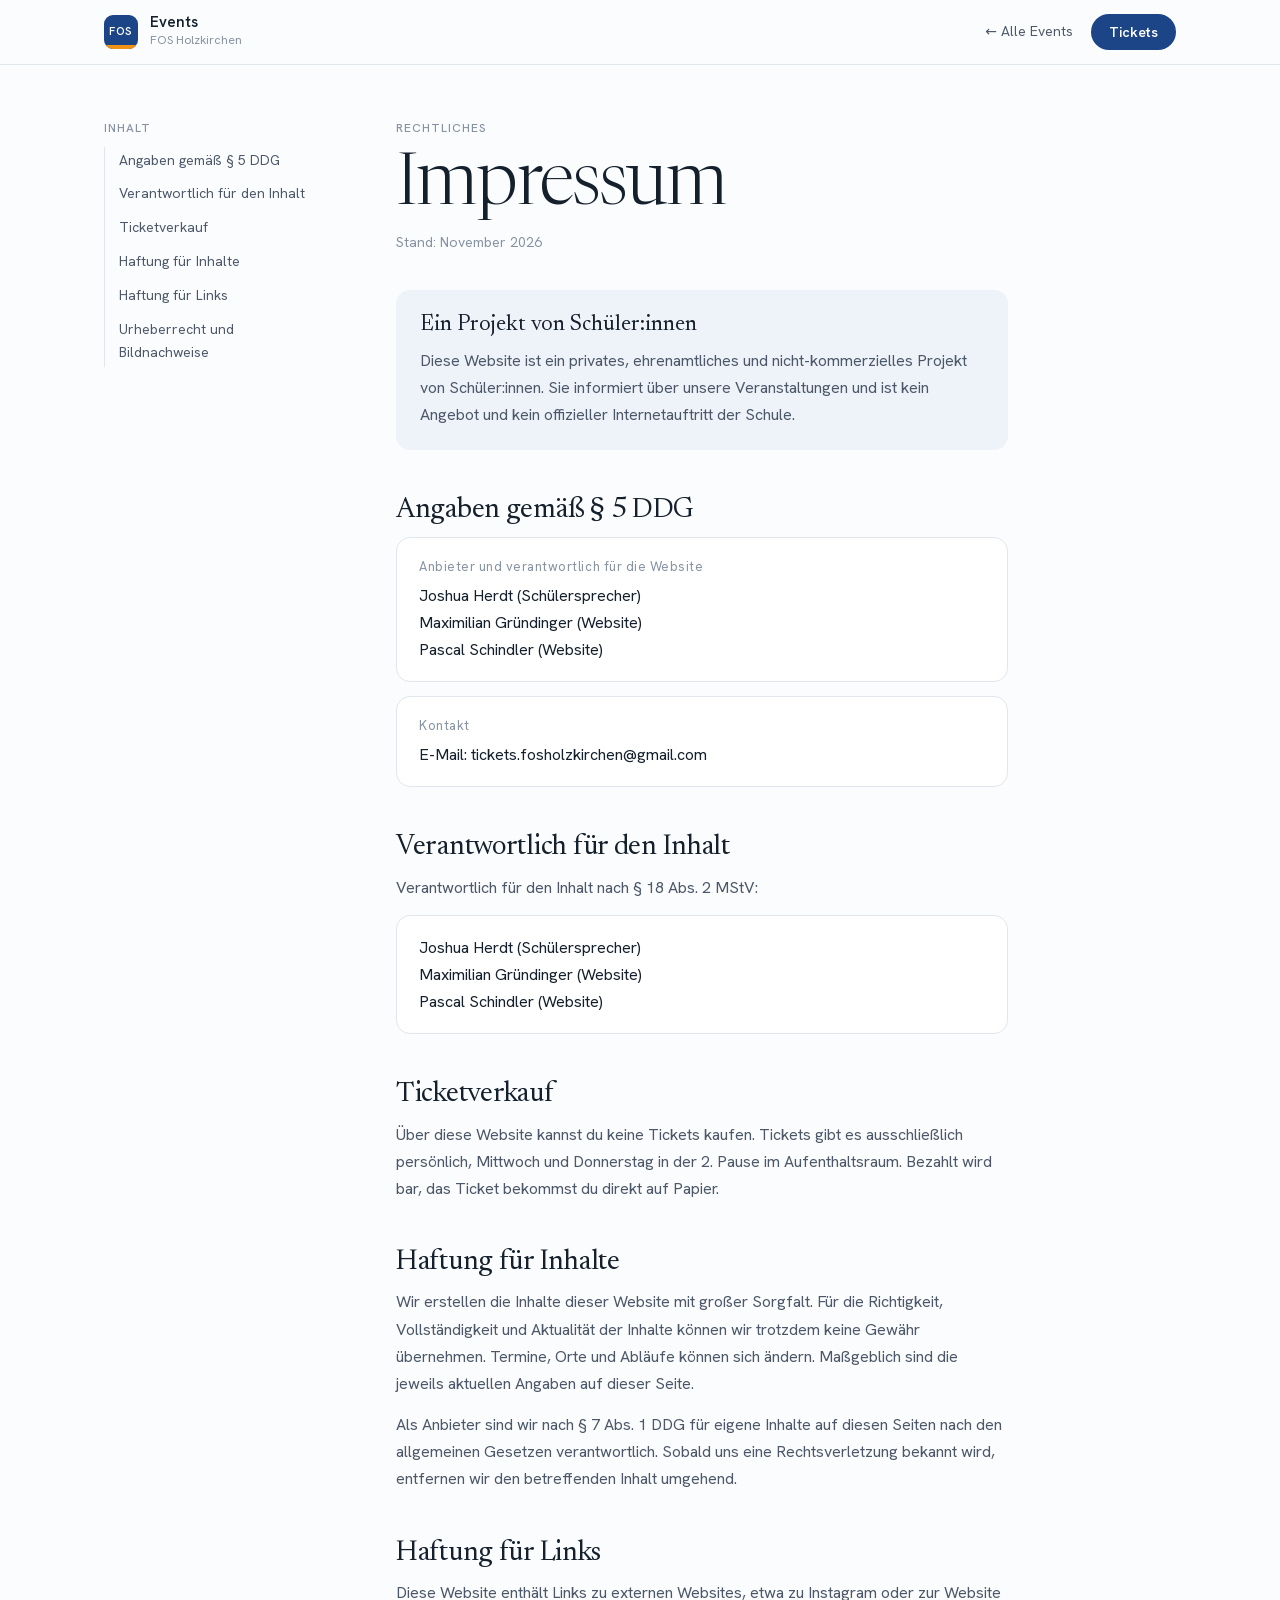
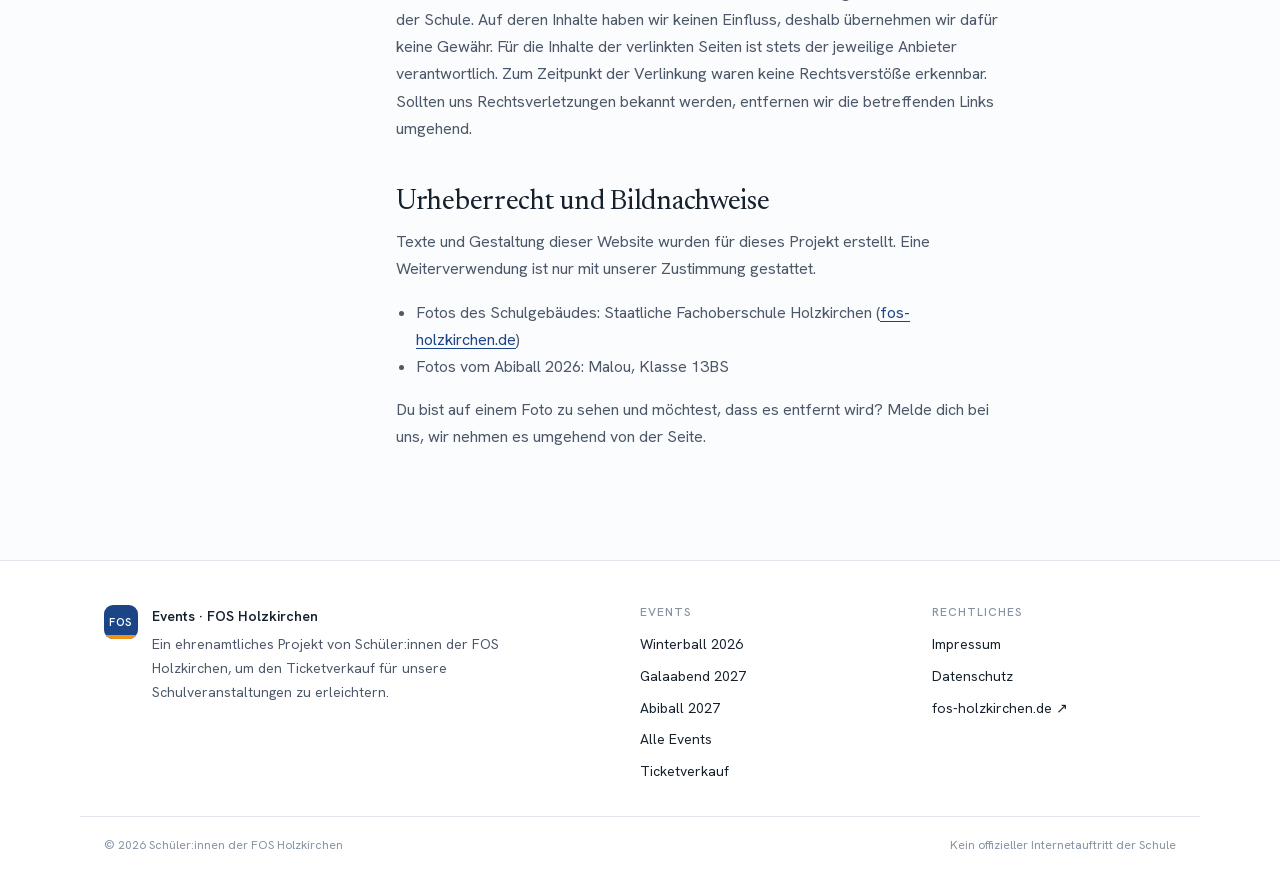
<file: impressum/index.html>
<!doctype html>
<html lang="de">
<head>
<meta charset="utf-8">
<meta name="viewport" content="width=device-width, initial-scale=1, viewport-fit=cover">
<link rel="icon" href="data:image/svg+xml,%3Csvg%20xmlns%3D%22http%3A%2F%2Fwww.w3.org%2F2000%2Fsvg%22%20viewBox%3D%220%200%2064%2064%22%3E%3Crect%20width%3D%2264%22%20height%3D%2264%22%20rx%3D%2214%22%20fill%3D%22%231c4587%22%2F%3E%3Crect%20y%3D%2254%22%20width%3D%2264%22%20height%3D%2210%22%20fill%3D%22%23ef9216%22%2F%3E%3Ctext%20x%3D%2232%22%20y%3D%2238%22%20font-family%3D%22Arial%2CHelvetica%2Csans-serif%22%20font-size%3D%2220%22%20font-weight%3D%22700%22%20fill%3D%22%23fff%22%20text-anchor%3D%22middle%22%3EFOS%3C%2Ftext%3E%3C%2Fsvg%3E">
<meta name="theme-color" content="#1c4587">
<script>window.WB_BASE = "../";</script>
<title>Impressum · Events FOS Holzkirchen</title>
<meta name="description" content="Impressum der Event-Website der FOS Holzkirchen.">
<link rel="stylesheet" href="../fonts/f-c9660de5.css">
<style>
/* Layout: ruhige Textseite im Stil der Event-Startseite. Schmale Lesespalte, klare Abschnitte,
   ein Inhaltsverzeichnis an der Seite (auf dem Desktop), Hinweis-Box für das Wichtigste. */
:root {
  --paper: #fbfcfd;
  --tint: #eef3f9;
  --ink: #15202d;
  --ink-2: #4c5869;
  --ink-3: #8592a2;
  --line: #e1e6ed;
  --blue: #1c4587;
  --blue-hi: #2a5bb0;
  --orange: #ef9216;
  --f-serif: "Newsreader", "Iowan Old Style", Georgia, serif;
  --f-sans: "Hanken Grotesk", "Helvetica Neue", system-ui, sans-serif;
  --burst: #1c4587, #ef9216, #8592a2;
  --burst-shape: circle;
  color-scheme: light;
}
* { box-sizing: border-box; }
html, body { margin: 0; }
[hidden] { display: none !important; }
html { scroll-behavior: smooth; scroll-padding-top: 88px; }
body { background: var(--paper); color: var(--ink); font: 400 16px/1.7 var(--f-sans); -webkit-font-smoothing: antialiased; }
body::before { content: ""; position: fixed; inset: 0 0 auto; height: env(safe-area-inset-top, 0px); z-index: 60; background: var(--paper); }
.wrap { max-width: 1120px; margin: 0 auto; padding-left: max(24px, env(safe-area-inset-left, 0px)); padding-right: max(24px, env(safe-area-inset-right, 0px)); }
a { color: var(--blue); text-underline-offset: 3px; }
a:hover { color: var(--blue-hi); }
:focus-visible { outline: 2px solid var(--blue); outline-offset: 3px; border-radius: 4px; }
mark.ph { background: #fff4e0; color: inherit; border-bottom: 1px dashed var(--orange); padding: 0 .2em; border-radius: 2px; }
.btn { appearance: none; border: 0; cursor: pointer; display: inline-flex; align-items: center; justify-content: center; gap: 10px; text-decoration: none; font: 600 14px/1 var(--f-sans); padding: 11px 18px; border-radius: 999px; background: var(--blue); color: #fff; transition: background .2s; }
.btn:hover { background: var(--blue-hi); color: #fff; }

.top { position: sticky; top: env(safe-area-inset-top, 0px); z-index: 50; background: rgba(251, 252, 253, .94); border-bottom: 1px solid var(--line); }
.top .wrap { height: 64px; display: flex; align-items: center; justify-content: space-between; gap: 20px; }
.brand { display: flex; align-items: center; gap: 12px; text-decoration: none; color: var(--ink); }
.mark { width: 34px; height: 34px; border-radius: 9px; background: var(--blue); color: #fff; display: grid; place-items: center; font: 600 11px/1 var(--f-sans); letter-spacing: .04em; position: relative; overflow: hidden; flex: none; }
.mark::after { content: ""; position: absolute; left: 0; right: 0; bottom: 0; height: 4px; background: var(--orange); }
.brand b { display: block; font: 600 15px/1.1 var(--f-sans); }
.brand small { display: block; font-size: 12px; color: var(--ink-3); }
.top-r { display: flex; align-items: center; gap: 18px; font-size: 14px; }
.top-r a.back { color: var(--ink-2); text-decoration: none; }
.top-r a.back:hover { color: var(--ink); }

.page { display: grid; grid-template-columns: 220px minmax(0, 1fr); gap: 72px; padding-block: 56px 96px; }
.toc { position: sticky; top: 96px; align-self: start; font-size: 14px; }
.toc p { margin: 0 0 10px; font: 500 12px/1.3 var(--f-sans); letter-spacing: .08em; text-transform: uppercase; color: var(--ink-3); }
.toc ol { list-style: none; margin: 0; padding: 0; display: grid; gap: 6px; border-left: 1px solid var(--line); }
.toc a { display: block; padding: 2px 0 2px 14px; margin-left: -1px; border-left: 1px solid transparent; color: var(--ink-2); text-decoration: none; }
.toc a:hover { color: var(--ink); border-color: var(--blue); }
article { max-width: 68ch; }
.label { margin: 0; font: 500 12px/1.3 var(--f-sans); letter-spacing: .08em; text-transform: uppercase; color: var(--ink-3); }
article h1 { margin: 14px 0 8px; font: 300 clamp(44px, 6vw, 72px)/1 var(--f-serif); letter-spacing: -.025em; }
.stand { margin: 0 0 36px; color: var(--ink-3); font-size: 14px; }
.note { padding: 22px 24px; border-radius: 14px; background: var(--tint); margin: 0 0 40px; }
.note b { display: block; font: 400 22px/1.2 var(--f-serif); margin-bottom: 8px; }
.note p { margin: 0; color: var(--ink-2); }
.note ul { margin: 12px 0 0; padding-left: 20px; color: var(--ink-2); }
.note li + li { margin-top: 4px; }
article h2 { margin: 44px 0 10px; font: 400 28px/1.15 var(--f-serif); letter-spacing: -.01em; }
article h3 { margin: 24px 0 6px; font: 600 16px/1.4 var(--f-sans); }
article p { margin: 0 0 14px; color: var(--ink-2); }
article ul { color: var(--ink-2); padding-left: 20px; }
.card { border: 1px solid var(--line); border-radius: 14px; padding: 18px 22px; background: #fff; margin: 0 0 14px; color: var(--ink); }
.card p { margin: 0; color: var(--ink); }
.card small { display: block; color: var(--ink-3); font-size: 13px; margin-bottom: 4px; letter-spacing: .04em; }

footer { border-top: 1px solid var(--line); font-size: 14px; color: var(--ink-2); background: #fff; }
.foot { display: grid; grid-template-columns: 2fr 1fr 1fr; gap: 48px; padding-block: 44px 32px; }
.f-brand { display: flex; gap: 14px; align-items: flex-start; }
.f-brand p { margin: 0; max-width: 44ch; }
.f-brand b { display: block; color: var(--ink); font-weight: 600; margin-bottom: 4px; }
.f-col { display: grid; gap: 8px; align-content: start; }
.f-col b { font: 500 12px/1.3 var(--f-sans); letter-spacing: .08em; text-transform: uppercase; color: var(--ink-3); margin-bottom: 4px; }
.f-col a, .f-col button { appearance: none; border: 0; background: none; padding: 0; cursor: pointer; font: inherit; color: var(--ink); text-align: left; text-decoration: none; justify-self: start; }
.f-col a:hover, .f-col button:hover { color: var(--blue); }
.f-col a[aria-current="page"] { color: var(--blue); font-weight: 600; }
.f-base { display: flex; justify-content: space-between; gap: 12px; flex-wrap: wrap; padding-block: 18px 28px; border-top: 1px solid var(--line); font-size: 12px; color: var(--ink-3); }

/* Kauf-Fenster (aus dem gemeinsamen Kern) */
.sheet::backdrop { background: rgba(21, 32, 45, .4); }
.sheet-in { background: #fff; color: var(--ink); border-radius: 18px; padding: 34px 30px 26px; box-shadow: 0 40px 100px -30px rgba(0, 0, 0, .45); display: grid; }
.sheet-step { display: grid; gap: 18px; }
.sheet-x { background: var(--tint) !important; color: var(--ink); }
.sheet-x svg { width: 18px; height: 18px; }
.sheet-kicker { margin: 0; font: 500 12px/1.3 var(--f-sans); letter-spacing: .08em; text-transform: uppercase; color: var(--ink-3); }
.sheet-title { margin: -8px 0 0; font: 300 34px/1.05 var(--f-serif); letter-spacing: -.02em; }
.sheet-ev { padding: 14px; border-radius: 12px; border: 1.5px solid var(--line); background: none; }
.sheet-ev b { font: 400 19px/1.15 var(--f-serif); }
.sheet-ev span { font-size: 13px; color: var(--ink-3); }
.sheet-ev em { font-style: normal; font-size: 13px; color: var(--ink-2); }
.sheet-ev[aria-checked="true"] { border-color: var(--blue); background: var(--tint); }
.sheet-detail { display: grid; gap: 14px; }
.sheet-note { margin: 0; font-size: 15px; color: var(--ink-2); }
.sheet-need p { margin: 0 0 8px; font: 500 11px/1.3 var(--f-sans); letter-spacing: .08em; text-transform: uppercase; color: var(--ink-3); }
.sheet-need ul { display: grid; gap: 6px; font-size: 15px; color: var(--ink-2); }
.sheet-go { width: 100%; padding: 17px; font-size: 16px; }
.sheet-host { margin: -6px 0 0; display: flex; gap: 8px; align-items: center; justify-content: center; font-size: 13px; color: var(--ink-3); }
.sheet-done { text-align: center; justify-items: center; }
.sheet-ok { width: 60px; height: 60px; border-radius: 50%; display: grid; place-items: center; background: var(--blue); color: #fff; }
.sheet-sub { margin: -6px 0 4px; color: var(--ink-2); }
.sheet-share { justify-content: center; gap: 18px !important; }
.chip-s { appearance: none; border: 0; background: none; cursor: pointer; display: inline-flex; align-items: center; gap: 8px; font: 500 14px var(--f-sans); color: var(--ink); text-decoration: none; }

@media (max-width: 860px) {
  .page { grid-template-columns: 1fr; gap: 28px; padding-top: 36px; }
  .toc { position: static; }
  .toc ol { grid-template-columns: 1fr 1fr; border-left: 0; gap: 4px 16px; }
  .toc a { padding-left: 0; border-left: 0; }
  .foot { grid-template-columns: 1fr 1fr; gap: 28px; }
  .f-brand { grid-column: 1 / -1; }
}
@media (max-width: 520px) {
  .brand small, .top-r a.back { display: none; }
  .toc ol { grid-template-columns: 1fr; }
}
@media (prefers-reduced-motion: reduce) { html { scroll-behavior: auto; } *, *::before, *::after { animation: none !important; transition: none !important; } }
</style>
</head>
<body>
<header class="top">
  <div class="wrap">
    <a class="brand" data-home href="../" aria-label="Events der FOS Holzkirchen, Startseite">
      <span class="mark" aria-hidden="true">FOS</span>
      <span><b>Events</b><small>FOS Holzkirchen</small></span>
    </a>
    <div class="top-r">
      <a class="back" data-home href="../"><span aria-hidden="true">←</span> Alle Events</a>
      <button class="btn" type="button" data-buy>Tickets</button>
    </div>
  </div>
</header>

<main class="wrap page">
  <nav class="toc" aria-label="Inhalt dieser Seite">
    <p>Inhalt</p>
    <ol id="toc"></ol>
  </nav>
  <article id="doc">
    <p class="label">Rechtliches</p>
    <h1>Impressum</h1>
    <p class="stand">Stand: November 2026</p>

    <div class="note">
      <b>Ein Projekt von Schüler:innen</b>
      <p>Diese Website ist ein privates, ehrenamtliches und nicht-kommerzielles Projekt von Schüler:innen. Sie informiert über unsere Veranstaltungen und ist kein Angebot und kein offizieller Internetauftritt der Schule.</p>
    </div>

    <h2>Angaben gemäß § 5 DDG</h2>
    <div class="card">
      <small>Anbieter und verantwortlich für die Website</small>
      <p><span data-legal="name"></span><br><span data-legal="name2"></span><br><span data-legal="name3"></span></p>
    </div>
    <div class="card">
      <small>Kontakt</small>
      <p>E-Mail: <span data-legal="mail"></span></p>
    </div>

    <h2>Verantwortlich für den Inhalt</h2>
    <p>Verantwortlich für den Inhalt nach § 18 Abs. 2 MStV:</p>
    <div class="card">
      <p><span data-legal="name"></span><br><span data-legal="name2"></span><br><span data-legal="name3"></span></p>
    </div>

    <h2>Ticketverkauf</h2>
    <p>Über diese Website kannst du keine Tickets kaufen. Tickets gibt es ausschließlich persönlich, Mittwoch und Donnerstag in der 2. Pause im Aufenthaltsraum. Bezahlt wird bar, das Ticket bekommst du direkt auf Papier.</p>

    <h2>Haftung für Inhalte</h2>
    <p>Wir erstellen die Inhalte dieser Website mit großer Sorgfalt. Für die Richtigkeit, Vollständigkeit und Aktualität der Inhalte können wir trotzdem keine Gewähr übernehmen. Termine, Orte und Abläufe können sich ändern. Maßgeblich sind die jeweils aktuellen Angaben auf dieser Seite.</p>
    <p>Als Anbieter sind wir nach § 7 Abs. 1 DDG für eigene Inhalte auf diesen Seiten nach den allgemeinen Gesetzen verantwortlich. Sobald uns eine Rechtsverletzung bekannt wird, entfernen wir den betreffenden Inhalt umgehend.</p>

    <h2>Haftung für Links</h2>
    <p>Diese Website enthält Links zu externen Websites, etwa zu Instagram oder zur Website der Schule. Auf deren Inhalte haben wir keinen Einfluss, deshalb übernehmen wir dafür keine Gewähr. Für die Inhalte der verlinkten Seiten ist stets der jeweilige Anbieter verantwortlich. Zum Zeitpunkt der Verlinkung waren keine Rechtsverstöße erkennbar. Sollten uns Rechtsverletzungen bekannt werden, entfernen wir die betreffenden Links umgehend.</p>

    <h2>Urheberrecht und Bildnachweise</h2>
    <p>Texte und Gestaltung dieser Website wurden für dieses Projekt erstellt. Eine Weiterverwendung ist nur mit unserer Zustimmung gestattet.</p>
    <ul>
      <li>Fotos des Schulgebäudes: Staatliche Fachoberschule Holzkirchen (<a href="https://www.fos-holzkirchen.de" target="_blank" rel="noopener">fos-holzkirchen.de</a>)</li>
      <li>Fotos vom Abiball 2026: <span data-legal="fotos"></span></li>
    </ul>
    <p>Du bist auf einem Foto zu sehen und möchtest, dass es entfernt wird? Melde dich bei uns, wir nehmen es umgehend von der Seite.</p>

  </article>
</main>

<footer>
  <div class="wrap foot">
    <div class="f-brand">
      <span class="mark" aria-hidden="true">FOS</span>
      <p><b>Events · FOS Holzkirchen</b>Ein ehrenamtliches Projekt von Schüler:innen der FOS Holzkirchen, um den Ticketverkauf für unsere Schulveranstaltungen zu erleichtern.</p>
    </div>
    <nav class="f-col" aria-label="Events">
      <b>Events</b>
      <a href="../winterball/">Winterball 2026</a>
      <a href="../galaabend/">Galaabend 2027</a>
      <a href="../abiball/">Abiball 2027</a>
      <a data-home href="../">Alle Events</a>
      <button type="button" data-buy>Ticketverkauf</button>
    </nav>
    <nav class="f-col" aria-label="Rechtliches">
      <b>Rechtliches</b>
      <a data-impressum href="../impressum/">Impressum</a>
      <a data-datenschutz href="../datenschutz/">Datenschutz</a>
      <a href="https://www.fos-holzkirchen.de" target="_blank" rel="noopener">fos-holzkirchen.de ↗</a>
    </nav>
  </div>
  <div class="wrap f-base"><span>© 2026 Schüler:innen der FOS Holzkirchen</span><span>Kein offizieller Internetauftritt der Schule</span></div>
</footer>

<script>
/* =====================================================================
   INHALTE – alle Angaben der Website stehen hier an einer Stelle.
   Werte ändern, danach ./build.sh ausführen.
   Leere Felder ("") werden auf der Seite automatisch ausgeblendet.
   Text in [eckigen Klammern] wird als „noch auszufüllen“ markiert angezeigt.
   ===================================================================== */
const CONFIG = {
  schule: "FOS Holzkirchen",
  schuleVoll: "Staatliche Fachoberschule Holzkirchen",
  adresse: "Jörg-Hube-Straße 2, 83607 Holzkirchen",
  team: "Winterball-Team",
  seitenUrl: "https://joshuaherdt.github.io/winterball-fos/",   // Adresse der Website (für Teilen-Links)
  // Ticketverkauf: nur persönlich in der Pause, bar, mit Papierticket
  verkauf: {
    wann: "Mittwoch und Donnerstag, 2. Pause",
    wo: "Aufenthaltsraum",
    zahlung: "Bar, du bekommst dein Ticket direkt auf Papier"
  },
  instagram: "fos_holzkirchen_smv",               // Instagram-Name ohne @ (leer = ausgeblendet)
  mail: "tickets.fosholzkirchen@gmail.com",        // Kontakt-E-Mail (leer = ausgeblendet)
  zaehler: "https://joshuaherdt.goatcounter.com/count", // Besucherzählung mit GoatCounter (leer = aus)
  // Angaben für Impressum und Datenschutzerklärung (§ 5 DDG, Art. 13 DSGVO)
  verantwortlich: {
    name: "Joshua Herdt (Schülersprecher)",        // verantwortlich für die Website
    name2: "Maximilian Gründinger (Website)",       // ebenfalls verantwortlich für die Website
    name3: "Pascal Schindler (Website)",           // ebenfalls verantwortlich für die Website
    mail: "tickets.fosholzkirchen@gmail.com",
    fotos: "Malou, Klasse 13BS"   // Bildnachweis Abiball-Fotos
  },
  events: [
    {
      id: "winterball",
      seite: "winterball/",                        // Unterseite dieses Events (relativ zur Startseite)
      name: "Winterball",
      jahr: "2026",
      kicker: "Die Ballnacht im Dezember",
      tagline: "Ein Abend in Abendgarderobe, mit Musik, Tanz und dem ganzen Jahrgang.",
      start: "2026-12-18T18:00:00",                // Einlass
      ende: "2026-12-18T22:30:00",
      datumText: "Fr, 18. Dezember 2026",
      datumKurz: "18.12.2026",
      zeitText: "Einlass 18:00 bis 18:30 · Ende 22:30",
      ort: "Aula der FOS Holzkirchen",
      ortZusatz: "Jörg-Hube-Straße 2, 83607 Holzkirchen",
      preise: [                                    // erster Eintrag = Preis in den Eckdaten
        { label: "Ticket", preis: "10 €" }
      ],
      preisInfo: "",                               // kleine Zeile unter dem Preis in den Eckdaten (leer = keine)
      kontingent: null,                            // { gesamt: 300, verkauft: 120 } – nur echte Zahlen
      verkaufAb: "2026-11-18",                     // Verkaufsstart in der Pause (null = steht noch nicht fest)
      // Eigene Verkaufsorte (nur Winterball): erscheinen als Spalten im Ticket-Bereich und im Ticketfenster
      verkaufOrte: [
        { name: "FOS", tage: "Mittwoch und Donnerstag", pause: "2. Pause", wo: "Aufenthaltsraum", ab: "2026-11-18" },
        { name: "Gymnasium", tage: "Mittwoch und Freitag", pause: "2. Pause", wo: "Foyer", ab: "2026-11-27" }
      ],
                                                   // Status und Text stellen sich daraus automatisch ein
      dresscode: "Abendgarderobe",
      ablauf: [
        ["18:00", "Einlass bis 18:30"],
        ["Danach", "Klassischer Start in den Ballabend"],
        ["Später", "Dann wird es immer mehr Party"],
        ["22:30", "Ende"]
      ],
      ablaufHinweis: "Das genaue Programm gibt es am Abend selbst."
    },
    {
      id: "galaabend",
      seite: "galaabend/",
      name: "Galaabend",
      jahr: "2027",
      kicker: "Die Bühnenshow im März",
      tagline: "Eine Bühnenshow von Schüler:innen und Lehrkräften: Musik, Tanz, Comedy, Theater und mehr.",
      start: "2027-03-18T19:00:00",                // Beginn
      ende: null,                                  // Ende noch offen
      datumText: "Do, 18. März 2027",
      datumKurz: "18.03.2027",
      zeitText: "Beginn 19:00",
      ort: "Aula der FOS Holzkirchen",
      ortZusatz: "Jörg-Hube-Straße 2, 83607 Holzkirchen",
      preise: [
        { label: "Ticket", preis: "5 €" },
        { label: "3 Tickets", preis: "10 €", hinweis: "Zwei kaufen, das dritte gratis für Familie oder Freunde" }
      ],
      preisInfo: "3 Tickets für 10 €",
      kontingent: null,
      plaetze: 420,
      ausweis: false,                              // kein Ausweis am Einlass nötig
      verkaufAb: null,                             // genauer Verkaufsstart steht noch nicht fest
      verkaufHinweis: "Tickets ab den Faschingsferien", // ersetzt Status und Verkaufszeiten, solange es keinen genauen Start gibt
      vorverkauf: "Tickets gibt es ab den Faschingsferien. Die genauen Verkaufszeiten geben wir hier und auf Instagram bekannt.",
      dresscode: "Kein Dresscode, komm, wie du magst",
      anmeldungUrl: "anmeldung/",                  // Link zur Act-Anmeldung (leer = „Anmeldung öffnet bald“)
      // Act-Anmeldung (galaabend/anmeldung/): schickt die Angaben an ein Google-Formular.
      // formUrl = Link zum Formular (…/viewform), felder = Zuordnung unserer Felder zu den Formularfragen (entry.…)
      anmeldung: {
        formUrl: "https://docs.google.com/forms/d/e/1FAIpQLSczVK-xFuKNRg7pNem2YCwZ6mgtBWafMitnMy3DT9OUvDqyaQ/viewform",
        felder: {
          name: "entry.229047664", rolleKlasse: "entry.248625038", telefon: "entry.631563085", email: "entry.2127110062",
          erreichbar: "entry.1366109854", titel: "entry.1780089570", sparte: "entry.1892016127", beschreibung: "entry.1635024999",
          mitwirkende: "entry.1263199066", dauer: "entry.1138693358", technik: "entry.17451326", mitbringen: "entry.1468615856",
          zuschuss: "entry.1645096892", zuschussWofuer: "entry.91655807", nachricht: "entry.478751171", einwilligung: "entry.1288838015"
        }
      },
      anmeldeschluss: "14. Februar 2027",
      ablaufFertig: true,                          // kompletter Ablauf, kein „weiteres Programm folgt“
      ablauf: [
        ["Einlass", "Freie Platzwahl"],
        ["19:00", "Erster Teil der Show"],
        ["Pause", "Kurz durchatmen"],
        ["Teil 2", "Zweiter Teil der Show"],
        ["Ende", "Uhrzeit folgt"]
      ],
      highlights: [
        ["mic", "Musik & Tanz", "Bands, Gesang, Instrumentalstücke und Choreos."],
        ["mask", "Comedy & Theater", "Sketche, Parodien, Zauberei und andere Bühnenideen."],
        ["users", "Lehrkräfte auf der Bühne", "Auch unsere Lehrkräfte treten auf. Lasst euch überraschen."],
        ["book", "Eine Reise", "Ein Urlaub, der nicht nach Plan läuft. Mehr verraten wir noch nicht."]
      ],
      faq: [
        ["Was ist der Galaabend?",
         "Eine Bühnenshow von Schüler:innen, für Schüler:innen, Lehrkräfte, Eltern und Freunde. Keine Party und kein Ball, sondern rund drei Stunden Programm mit Pause: Musik, Tanz, Comedy, Theater und mehr, verbunden durch eine durchgehende Geschichte."],
        ["Was kostet ein Ticket?",
         "Ein Ticket kostet 5 €. Wer zwei Tickets kauft (10 €), bekommt ein drittes gratis dazu, also drei Tickets für 10 €. Das Gratisticket ist für eine Person von außerhalb der Schule gedacht, zum Beispiel Familie oder Freunde."],
        ["Steht der Termin schon fest?",
         "Ja: Donnerstag, 18. März 2027, in der Aula. Beginn ist um 19:00 Uhr."],
        ["Ab wann gibt es Tickets?",
         "Ab den Faschingsferien. Die genauen Verkaufszeiten geben wir hier und auf Instagram bekannt."],
        ["Gibt es feste Sitzplätze?",
         "Nein, es gilt freie Platzwahl. In der Aula gibt es 420 Plätze."],
        ["Gibt es Alkohol?",
         "Nein, der Galaabend ist alkoholfrei."],
        ["Wie kann ich selbst auftreten?",
         "Die Anmeldung ist ab sofort möglich. Melde deinen Act bis zum 14. Februar 2027 an. Ein Act dauert höchstens 10 Minuten, erlaubt ist fast alles, was auf eine Bühne passt. Nach der Anmeldung meldet sich das Orga-Team innerhalb von ein bis zwei Wochen bei dir."],
        ["Gibt es etwas zu essen und zu trinken?",
         "Ob es in der Pause einen Verkauf gibt, ist noch offen. Wir geben es hier rechtzeitig bekannt."]
      ]
    },
    {
      id: "abiball",
      seite: "abiball/",
      name: "Abiball",
      jahr: "2027",
      kicker: "Für den Abschlussjahrgang 2027",
      tagline: "Den Abschluss feiern, mit Familie, Freund:innen und Lehrkräften.",
      start: "2027-07-09T00:00:00",
      ganztags: true,                              // Uhrzeit steht noch nicht fest
      ende: null,
      datumText: "Fr, 9. Juli 2027",
      datumKurz: "09.07.2027",
      zeitText: "Uhrzeit wird bekannt gegeben",
      ort: "Wird bekannt gegeben",
      ortZusatz: "",
      abimotto: "",                                // Abimotto (leer = ausgeblendet)
      preise: [
        { label: "Ticket", preis: "35 €" }
      ],
      preisInfo: "",
      kontingent: null,
      verkaufAb: "2026-11-16",
      dresscode: "Abendgarderobe",
      ablauf: []
    }
  ],
  // Weitere Events (ohne Tickets): erscheinen auf der Startseite unter „Weitere Events“, in dieser Reihenfolge.
  // datum = Tag im Format JJJJ-MM-TT (für die Datumsbox und „vorbei“), null = Termin steht noch nicht fest
  weitere: {
    veranstalter: "AG Schulleben",
    liste: [
      { name: "Weihnachtsbasar", datum: "2026-12-23", wann: "Mi, 23. Dezember 2026 · ganzer Tag", ort: "Aula und Schulgebäude",
        text: "Jede Klasse hat einen eigenen Stand oder eine eigene Aktion. Schau vorbei und lass dich überraschen." },
      { name: "Mottotage", datum: null, wann: "Termin folgt", ort: "",
        text: "Ein paar Tage, an denen jeder Tag ein eigenes Motto hat. Die Mottos geben wir rechtzeitig bekannt." },
      { name: "Valentinstag", datum: null, wann: "Rund um den 14. Februar · Termin folgt", ort: "",
        text: "Rosen verschenken: Die SMV gibt euren Klassensprecher:innen Bestellzettel. Ausgefüllt gebt ihr sie bis zum Abgabetag im Sekretariat ab, und wir liefern die Rosen aus." },
      { name: "Volleyballturnier", datum: null, wann: "Termin folgt", ort: "Turnhalle",
        text: "Für alle 12. und 13. Klassen." },
      { name: "Zeugnisverleihung", datum: "2027-07-09", wann: "Fr, 9. Juli 2027", ort: "Aula",
        text: "Die feierliche Übergabe der Abschlusszeugnisse." }
    ]
  },
  highlights: [
    ["music", "Musik & Tanz", "Die Tanzfläche gehört euch, den ganzen Abend lang."],
    ["star", "Abendgarderobe", "Ein Anlass, sich richtig schick zu machen."],
    ["glass", "Gemeinsam feiern", "Mit Freund:innen, Mitschüler:innen und Lehrkräften."],
    ["camera", "Erinnerungen", "Ein Abend, über den ihr noch lange redet."]
  ],
  schritte: [
    ["In die Pause kommen", "Mittwoch oder Donnerstag in der 2. Pause in den Aufenthaltsraum."],
    ["Bar bezahlen", "Du zahlst bar und bekommst dein Ticket direkt auf Papier."],
    ["Ticket vorzeigen", "Am Einlass zeigst du dein Papierticket vor. Gut aufheben!"]
  ],
  faq: [
    ["Wo gibt es die Tickets?",
     "Ab dem 18. November Mittwoch und Donnerstag in der 2. Pause im Aufenthaltsraum. Für den Winterball gibt es zusätzlich einen Verkauf am Gymnasium: Mittwoch und Freitag in der 2. Pause im Foyer, ab dem 27. November. Du zahlst bar und bekommst dein Ticket direkt auf Papier. Am Einlass zeigst du es vor."],
    ["Was kosten die Tickets?",
     "Ein Ticket für den Winterball kostet 10 €, für den Abiball 35 €."],
    ["Wo findet das Event statt?",
     "Winterball und Galaabend finden in der Aula der FOS Holzkirchen statt (Jörg-Hube-Straße 2, 83607 Holzkirchen). Den Ort für den Abiball geben wir rechtzeitig hier auf der Seite bekannt."],
    ["Brauche ich einen Ausweis?",
     "Ja. Bring bitte einen gültigen Lichtbildausweis mit, er kann am Einlass zusammen mit deinem Ticket kontrolliert werden."],
    ["Gibt es Alkohol?",
     "Nein, der Winterball und der Galaabend sind alkoholfrei. Beim Abiball regelt das der externe Gastgeber."],
    ["Darf ich Gäste mitbringen?",
     "Ja, auch Freund:innen von außerhalb der Schule sind willkommen. Jede Person braucht ein eigenes Ticket, das du in der Pause gleich mitkaufen kannst."],
    ["Kann ich mein Ticket zurückgeben oder weitergeben?",
     "Sprich uns dazu einfach beim Ticketverkauf in der Pause an oder schreib uns eine E-Mail."]
  ],
  dresscodeTipps: [
    ["Zur Inspiration", "Anzug, Kleid, Hosenanzug oder was du sonst gern zu einem festlichen Abend trägst."],
    ["Ganz dein Stil", "Ob klassisch, modern oder mit eigener Note: Hauptsache, du fühlst dich wohl."],
    ["Kleiner Tipp", "Für Jogginghose und Turnschuhe ist der Abend eigentlich zu schön."]
  ]
};

/* =====================================================================
   LOGIK – muss für Inhaltsänderungen nicht angefasst werden.
   ===================================================================== */
(function () {
  const $ = (s, r = document) => r.querySelector(s);
  const $$ = (s, r = document) => [...r.querySelectorAll(s)];
  const esc = (t) => String(t).replace(/[&<>"]/g, (c) => ({ "&": "&amp;", "<": "&lt;", ">": "&gt;", '"': "&quot;" }[c]));
  const ph = (t) => esc(t).replace(/\[([^\]]+)\]/g, '<mark class="ph">$1</mark>');
  const plain = (t) => String(t).replace(/\[([^\]]+)\]/g, "$1");
  const enc = encodeURIComponent;
  const still = matchMedia("(prefers-reduced-motion: reduce)").matches;
  const fine = matchMedia("(pointer: fine)").matches;
  // Eine Event-Seite setzt vorher window.WB_ONLY = "winterball" o. ä. und zeigt dann nur dieses Event
  // Verkaufsstatus aus dem Verkaufsstart (verkaufAb) ableiten: vorher „bald“, ab dem Tag „läuft“
  CONFIG.events.forEach((e) => {
    if (e.verkaufAb === undefined) return;
    const ab = e.verkaufAb ? new Date(e.verkaufAb + "T00:00:00") : null;
    e.verkaufAbText = ab ? ab.toLocaleDateString("de-DE", { day: "numeric", month: "long" }) : "";
    if (ab && Date.now() >= ab.getTime()) { e.status = "live"; e.statusText = "Verkauf läuft"; }
    else { e.status = "soon"; e.statusText = ab ? `Verkauf ab ${e.verkaufAbText}` : e.verkaufHinweis || "Verkaufsstart noch offen"; }
    e.statusInfo = e.verkaufOrte ? "An FOS und Gymnasium" : e.verkaufHinweis && !ab ? "Genaue Zeiten folgen" : "Mi + Do, 2. Pause";
  });
  // „27. November“, solange ein Verkaufsstart noch in der Zukunft liegt, sonst leer
  const abText = (d, opt = { day: "numeric", month: "long" }) => {
    if (!d) return ""; const t = new Date(d + "T00:00:00");
    return Date.now() < t.getTime() ? t.toLocaleDateString("de-DE", opt) : "";
  };
  /* ---- Besucherzählung (GoatCounter): ohne Cookies, ohne fremdes Skript ----
     Schickt pro Seitenaufruf eine kleine Anfrage mit Seite, Herkunft, Titel und Bildschirmgröße.
     Nicht auf dem eigenen Rechner (localhost) und nicht, wenn der Browser „Do Not Track“ meldet. */
  if (CONFIG.zaehler && /^https?:$/.test(location.protocol) && !/localhost|127\.0\.0\.1|claude/.test(location.hostname)
      && navigator.doNotTrack !== "1" && window.doNotTrack !== "1") {
    const herkunft = document.referrer && !document.referrer.startsWith(location.origin) ? document.referrer : "";
    const q = new URLSearchParams({ p: location.pathname, q: location.search, r: herkunft, t: document.title,
      s: [screen.width, screen.height, window.devicePixelRatio || 1].join(","), rnd: Math.random().toString(36).slice(2) });
    new Image().src = CONFIG.zaehler + "?" + q;
  }
  const ALL = CONFIG.events.slice();
  if (window.WB_ONLY) CONFIG.events = CONFIG.events.filter((e) => e.id === window.WB_ONLY);
  const single = CONFIG.events.length === 1;
  // Teilen-Links zeigen auf die Seite, auf der man gerade ist (falls sie richtig gehostet ist)
  const pageUrl = /^https?:$/.test(location.protocol) && !/claude|localhost|127\.0\.0\.1/.test(location.hostname)
    ? location.origin + location.pathname : CONFIG.seitenUrl;
  const evById = (id) => CONFIG.events.find((e) => e.id === id);
  const upcoming = CONFIG.events.filter((e) => !e.terminOffen).map((e) => ({ e, t: new Date(e.start).getTime() }))
    .filter((x) => x.t > Date.now()).sort((a, b) => a.t - b.t);
  const next = upcoming[0] ? upcoming[0].e : CONFIG.events[0];
  const nextT = upcoming[0] ? upcoming[0].t : null;
  const live = CONFIG.events.find((e) => e.status === "live") || next;

  /* ---- Grundgerüst für Kauf-Fenster, Countdown-Ziffern, Kontingent ---- */
  const base = document.createElement("style");
  base.textContent = `
html.sheet-open{overflow:hidden}
.price-note{margin:0;font-size:15px;line-height:1.5;opacity:.85}
.ablauf-more{opacity:.6}
.ablauf-more time{letter-spacing:.1em}
.sheet{position:fixed;inset:0;width:100%;height:100%;max-width:none;max-height:none;margin:0;padding:0;border:0;background:transparent;color:inherit;overflow-y:auto;overscroll-behavior:contain}
.sheet[open]{display:flex;padding:max(16px,env(safe-area-inset-top,0px)) max(16px,env(safe-area-inset-right,0px)) max(16px,env(safe-area-inset-bottom,0px)) max(16px,env(safe-area-inset-left,0px))}
.sheet::backdrop{background:rgba(0,0,0,.55);-webkit-backdrop-filter:blur(6px);backdrop-filter:blur(6px)}
.sheet-in{position:relative;width:min(540px,100%);margin:auto;animation:wb-sheet-in .5s cubic-bezier(.2,.85,.2,1) both}
.sheet.closing .sheet-in{animation:wb-sheet-out .22s ease-in both}
.sheet-step[hidden]{display:none!important}
.sheet-evs{display:grid;grid-template-columns:repeat(auto-fit,minmax(180px,1fr));gap:10px}
.sheet-ev{appearance:none;font:inherit;color:inherit;text-align:left;cursor:pointer;display:grid;gap:2px}
.sheet-x{appearance:none;border:0;cursor:pointer;position:absolute;top:14px;right:14px;width:40px;height:40px;border-radius:50%;display:grid;place-items:center;font:inherit;color:inherit;background:transparent}
.sheet-need ul,.sheet-prices{list-style:none;margin:0;padding:0}
.sheet-need li{display:flex;gap:10px;align-items:center}
.sheet-need svg,.sheet-host svg,.sheet-share svg,.ev-cal svg{width:18px;height:18px;flex:none}
.sheet-share{display:flex;flex-wrap:wrap;gap:8px}
.sheet-ok svg{width:34px;height:34px}
@keyframes wb-sheet-in{from{opacity:0;transform:translateY(28px) scale(.97)}}
@keyframes wb-sheet-out{to{opacity:0;transform:translateY(18px) scale(.98)}}
@media (max-width:600px){
  .sheet[open]{padding:0}
  .sheet-in{width:100%;margin:auto 0 0;border-bottom-left-radius:0!important;border-bottom-right-radius:0!important;padding-bottom:calc(26px + env(safe-area-inset-bottom,0px))!important;animation-name:wb-sheet-up}
  .sheet.closing .sheet-in{animation-name:wb-sheet-down}
  .sheet-evs{grid-template-columns:1fr 1fr}
  .sheet-ev{min-width:0}
  .sheet-go{position:sticky;bottom:calc(12px + env(safe-area-inset-bottom,0px));z-index:3;box-shadow:0 10px 30px -6px rgba(0,0,0,.35)}
}
@keyframes wb-sheet-up{from{transform:translateY(100%)}}
@keyframes wb-sheet-down{to{transform:translateY(100%)}}
.cd-n{display:inline-flex;justify-content:center}
.cd-n i{display:inline-block;font-style:normal;overflow:hidden}
.cd-n i.in{animation:wb-digit .55s cubic-bezier(.2,.85,.25,1.15)}
@keyframes wb-digit{from{transform:translateY(-.6em);opacity:0;filter:blur(3px)}}
.quota-bar{height:6px;border-radius:9px;overflow:hidden;background:rgba(127,127,127,.22)}
.quota-bar i{display:block;height:100%;width:calc(var(--q)*100%);border-radius:inherit;background:currentColor;animation:wb-fill 1.6s cubic-bezier(.2,.85,.2,1) .25s both}
@keyframes wb-fill{from{width:0}}
.flash{animation:wb-flash 1.4s ease}
@keyframes wb-flash{30%{box-shadow:0 0 0 4px var(--flash,rgba(255,200,120,.8))}}
::view-transition-old(root),::view-transition-new(root){animation-duration:.32s}
/* Eckdaten (Wann · Wo · Preis · Tickets): auf allen Seiten gleich aufgebaut, Farben kommen von der Seite */
.kf{display:grid;grid-template-columns:repeat(4,minmax(0,1fr));margin:0;text-align:left;border-top:1px solid var(--kf-line,rgba(127,127,127,.3));border-bottom:1px solid var(--kf-line,rgba(127,127,127,.3))}
.kf-i{min-width:0;padding:16px 18px 14px}
.kf-i:first-child{padding-left:0}.kf-i:last-child{padding-right:0}
.kf-i+.kf-i{border-left:1px solid var(--kf-line,rgba(127,127,127,.3))}
.kf dt{margin:0 0 5px;font-size:11px;font-weight:600;line-height:1.2;letter-spacing:.16em;text-transform:uppercase;color:var(--kf-label,inherit);opacity:var(--kf-label-o,.75)}
.kf dd{margin:0;font-size:var(--kf-size,16px);font-weight:500;line-height:1.35;color:var(--kf-value,inherit)}
.kf dd small{display:block;margin-top:3px;font-size:13px;font-weight:400;opacity:.72}
.kf-tbc{display:inline-block;margin-left:6px;padding:1px 7px;border:1px solid currentColor;border-radius:99px;font-size:10px;font-style:normal;font-weight:600;letter-spacing:.08em;text-transform:uppercase;vertical-align:2px;opacity:.8;white-space:nowrap}
/* 2 × 2: schmale Spalten (kf--2), Karten (kf--compact) und alle Handys */
.kf .kf-i.kf-verkauf{grid-column:1/-1;padding-left:0;padding-right:0;border-left:0;border-top:1px solid var(--kf-line,rgba(127,127,127,.3))}
.kf .kf-verkauf dt{margin-bottom:12px}
.kf-verkauf dd{display:grid;grid-template-columns:1fr 1fr;gap:12px 28px}
.kf-ort{min-width:0}.kf-ort b{display:block;margin-bottom:3px;font-size:12px;font-weight:600;letter-spacing:.14em;text-transform:uppercase;color:var(--kf-label,inherit)}
@media (max-width:440px){.kf-verkauf dd{grid-template-columns:1fr}}
.kf--2,.kf--compact{grid-template-columns:1fr 1fr}
.kf--2 .kf-i:nth-child(odd),.kf--compact .kf-i:nth-child(odd){padding-left:0;padding-right:16px;border-left:0}
.kf--2 .kf-i:nth-child(even),.kf--compact .kf-i:nth-child(even){padding-left:16px;padding-right:0}
.kf--2 .kf-i:nth-child(n+3),.kf--compact .kf-i:nth-child(n+3){border-top:1px solid var(--kf-line,rgba(127,127,127,.3))}
.kf--compact{border-bottom:0}.kf--compact .kf-i{padding-top:10px;padding-bottom:9px}
.kf--compact dd{font-size:15px}.kf--compact .kf-wo small{display:none}
@media (max-width:720px){
  .kf{grid-template-columns:1fr 1fr}
  .kf .kf-i:nth-child(odd){padding-left:0;padding-right:14px;border-left:0}
  .kf .kf-i:nth-child(even){padding-left:14px;padding-right:0}
  .kf .kf-i:nth-child(n+3){border-top:1px solid var(--kf-line,rgba(127,127,127,.3))}
}
/* Kein Doppeltipp-Zoom auf Buttons und Links (z. B. beim schnellen Tippen) */
a,button,label,summary,[role=tab]{touch-action:manipulation}
/* Auf Touch-Geräten: größere Tippflächen für Textlinks, ohne das Layout zu verschieben */
@media (pointer:coarse){
  .link,a.chip,button.chip,.chip-s,.ev-cal,.back,.brand,.txt-btn,.inline-link{padding-top:10px!important;padding-bottom:10px!important;margin-top:-10px;margin-bottom:-10px;background-origin:content-box}
  footer .f-col{gap:0!important}
  footer .f-col a,footer .f-col button{padding-top:8px!important;padding-bottom:8px!important;background-origin:content-box}
}
@media (prefers-reduced-motion:reduce){.sheet-in,.sheet.closing .sheet-in,.cd-n i.in,.quota-bar i,.flash{animation:none!important}}
`;
  document.head.prepend(base);

  /* ---- Icons ---- */
  const S = (p) => `<svg viewBox="0 0 24 24" fill="none" stroke="currentColor" stroke-width="1.7" stroke-linecap="round" stroke-linejoin="round" aria-hidden="true">${p}</svg>`;
  const ICON = {
    music: S('<path d="M9 18V5l12-2v13"/><circle cx="6" cy="18" r="3"/><circle cx="18" cy="16" r="3"/>'),
    glass: S('<path d="M8 2h8l-1 8a3 3 0 0 1-6 0z"/><path d="M12 13v8M8 21h8"/>'),
    food: S('<path d="M7 2v20M4 2v6a3 3 0 0 0 6 0V2M18 22V2c-2.5 0-4 3-4 7s1.5 5 4 5"/>'),
    camera: S('<rect x="3" y="7" width="18" height="13" rx="2"/><path d="M8 7l2-3h4l2 3"/><circle cx="12" cy="13.5" r="3.5"/>'),
    star: S('<path d="M12 3l2.4 5.6L20 9.2l-4.4 3.9L17 19l-5-3-5 3 1.4-5.9L4 9.2l5.6-.6z"/>'),
    mail: S('<rect x="3" y="5" width="18" height="14" rx="2"/><path d="m3 7 9 6 9-6"/>'),
    card: S('<rect x="2" y="5" width="20" height="14" rx="2"/><path d="M2 10h20M6 15h4"/>'),
    id: S('<rect x="3" y="4" width="18" height="16" rx="2"/><circle cx="9" cy="11" r="2.5"/><path d="M5.5 17c.8-2 2-3 3.5-3s2.7 1 3.5 3M15 9h3M15 13h3"/>'),
    lock: S('<rect x="4" y="10" width="16" height="11" rx="2"/><path d="M8 10V7a4 4 0 0 1 8 0v3"/>'),
    check: S('<path d="m5 12.5 4.5 4.5L19 7.5"/>'),
    cal: S('<rect x="3" y="5" width="18" height="16" rx="2"/><path d="M3 10h18M8 3v4M16 3v4M12 13.5v4M10 15.5h4"/>'),
    pin: S('<path d="M12 21s-7-6.2-7-11.5a7 7 0 0 1 14 0C19 14.8 12 21 12 21z"/><circle cx="12" cy="9.5" r="2.5"/>'),
    chat: S('<path d="M20 12a8 8 0 0 1-11.6 7.1L4 20l1-4.2A8 8 0 1 1 20 12z"/><path d="M9 10h6M9 14h4"/>'),
    link: S('<path d="M10 14a5 5 0 0 0 7 0l3-3a5 5 0 0 0-7-7l-1 1"/><path d="M14 10a5 5 0 0 0-7 0l-3 3a5 5 0 0 0 7 7l1-1"/>'),
    mic: S('<rect x="9" y="3" width="6" height="11" rx="3"/><path d="M6 11a6 6 0 0 0 12 0M12 17v4M8.5 21h7"/>'),
    mask: S('<path d="M4 4h10v6a5 5 0 0 1-10 0z"/><path d="M7 8h.01M11 8h.01M7.5 11.5c1 .8 2 .8 3 0"/><path d="M14 9h6v6a5 5 0 0 1-8.6 3.5"/><path d="M16 12h.01M19 12h.01M16 15.5c1-.8 2-.8 3 0"/>'),
    users: S('<circle cx="9" cy="8" r="3.5"/><path d="M2.5 20c.8-3.6 3.3-5.5 6.5-5.5s5.7 1.9 6.5 5.5"/><path d="M16 4.6a3.5 3.5 0 0 1 0 6.8M18 14.8c1.9.7 3.1 2.4 3.5 5.2"/>'),
    book: S('<path d="M12 6c-2-1.5-5-2-8-1.5v14c3-.5 6 0 8 1.5 2-1.5 5-2 8-1.5v-14c-3-.5-6 0-8 1.5z"/><path d="M12 6v14"/>'),
    x: S('<path d="M6 6l12 12M18 6 6 18"/>')
  };
  window.WB_ICON = ICON;

  /* ---- Bausteine ---- */
  const fmt = (s) => s.replace(/[-:]/g, "").slice(0, 15);
  const day = (s) => s.slice(0, 10).replace(/-/g, "");
  const nextDay = (s) => { const d = new Date(s); d.setDate(d.getDate() + 1); return d.getFullYear() + String(d.getMonth() + 1).padStart(2, "0") + String(d.getDate()).padStart(2, "0"); };
  const ortText = (ev) => [ev.ort, ev.ortZusatz].filter(Boolean).map(plain).join(", ");
  const calDates = (ev) => ev.ganztags ? day(ev.start) + "/" + nextDay(ev.start) : fmt(ev.start) + "/" + fmt(ev.ende || ev.start);
  const calUrl = (ev) => "https://calendar.google.com/calendar/render?action=TEMPLATE" +
    "&text=" + enc(`${ev.name} ${ev.jahr} · ${CONFIG.schule}`) +
    "&dates=" + calDates(ev) + (ev.ganztags ? "" : "&ctz=Europe/Berlin") +
    "&location=" + enc(ortText(ev)) +
    "&details=" + enc(`Infos und Tickets: ${CONFIG.seitenUrl}${ev.seite || ""}`);
  const ics = (ev) => {
    const lines = ["BEGIN:VCALENDAR", "VERSION:2.0", "PRODID:-//FOS Holzkirchen//Events//DE", "BEGIN:VEVENT",
      `UID:${ev.id}-${ev.jahr}@fos-holzkirchen-events`, `DTSTAMP:${new Date().toISOString().replace(/[-:]/g, "").slice(0, 15)}Z`];
    if (ev.ganztags) lines.push(`DTSTART;VALUE=DATE:${day(ev.start)}`, `DTEND;VALUE=DATE:${nextDay(ev.start)}`);
    else lines.push(`DTSTART;TZID=Europe/Berlin:${fmt(ev.start)}`, `DTEND;TZID=Europe/Berlin:${fmt(ev.ende || ev.start)}`);
    lines.push(`SUMMARY:${ev.name} ${ev.jahr} · ${CONFIG.schule}`, `LOCATION:${ortText(ev)}`,
      `DESCRIPTION:Infos und Tickets: ${CONFIG.seitenUrl}${ev.seite || ""}`, "END:VEVENT", "END:VCALENDAR");
    return URL.createObjectURL(new Blob([lines.join("\r\n")], { type: "text/calendar" }));
  };
  const waUrl = (ev) => "https://wa.me/?text=" + enc(`Kommst du mit zum ${ev.name} ${ev.jahr}? ${ev.datumText}. Infos und Tickets: ${CONFIG.seitenUrl}${ev.seite || ""}`);
  const quota = (ev) => {
    if (!ev || !ev.kontingent) return "";
    const { gesamt, verkauft } = ev.kontingent, q = Math.min(1, verkauft / gesamt), frei = Math.max(0, gesamt - verkauft);
    return `<div class="quota${q >= .8 ? " hot" : ""}" style="--q:${q.toFixed(3)}">
      <div class="quota-bar" role="progressbar" aria-valuemin="0" aria-valuemax="${gesamt}" aria-valuenow="${verkauft}" aria-label="Verkaufte Tickets"><i></i></div>
      <p class="quota-txt">${q >= 1 ? "Ausverkauft" : `Noch <b>${frei}</b> von ${gesamt} Tickets frei`}${q >= .8 && q < 1 ? " · <em>bald weg</em>" : ""}</p></div>`;
  };
  const nb = (t) => t.replace(/(\d) (€|Uhr)/g, "$1&nbsp;$2");          // „45 €“ nie umbrechen
  const prices = (ev, cls) => !ev.preise.length ? `<p class="price-note">Die Preise geben wir rechtzeitig bekannt.</p>` : `<ul class="${cls}">${ev.preise.map((p) =>
    `<li><span>${esc(p.label)}${p.hinweis ? `<small>${ph(p.hinweis)}</small>` : ""}</span><b>${p.alt ? `<s>${ph(p.alt)}</s> ` : ""}${nb(ph(p.preis))}</b></li>`).join("")}</ul>`;
  // Eckdaten: immer Wann · Wo · Preis · Tickets, in dieser Reihenfolge
  // kurz = ohne Jahreszahl (z. B. auf den Karten der Startseite, wo das Jahr schon im Titel steht)
  const keyfacts = (ev, kurz) => [
    ["wann", "Wann", ph(kurz ? ev.datumText.replace(/\s*\d{4}$/, "") : ev.datumText) + (ev.vorlaeufig ? '<em class="kf-tbc">vorläufig</em>' : ""), ph(ev.zeitText)],
    ["wo", "Wo", ph(ev.ort), ev.ortZusatz ? ph(ev.ortZusatz) : ""],
    ["preis", "Preis", ev.preise.length ? ph(ev.preise[0].preis) : "Preis folgt", ev.preisInfo ? ph(ev.preisInfo) : ""],
    ["tickets", "Tickets", esc(ev.statusText), ev.statusInfo ? ph(ev.statusInfo) : ""]
  ].map(([c, k, v, sub]) => `<div class="kf-i kf-${c}"><dt>${k}</dt><dd>${nb(v)}${sub ? `<small>${nb(sub)}</small>` : ""}</dd></div>`).join("") +
  // Zusätzliche breite Zeile mit den Verkaufsorten (nur Events mit verkaufOrte, nicht in der kurzen Fassung)
  (!kurz && ev.verkaufOrte ? `<div class="kf-i kf-verkauf"><dt>Verkauf</dt><dd>${ev.verkaufOrte.map((o) =>
    `<span class="kf-ort"><b>${esc(o.name)}</b>${esc(o.tage)}, ${esc(o.pause)}<small>${esc(o.wo)}${abText(o.ab) ? ` · ab ${esc(abText(o.ab))}` : ""}</small></span>`).join("")}</dd></div>` : "");
  const buyLabel = (ev) => ev.status === "live" ? "Ticket kaufen" : ev.status === "soldout" ? "Ausverkauft" : "Infos zum Verkauf";

  /* ---- Event-Karten ---- */
  const list = $("#events");
  if (list) list.innerHTML = CONFIG.events.map((ev, i) => `
    <article class="ev ev--${ev.id}" data-status="${ev.status}" data-glow>
      <div class="ev-main">
        <p class="ev-kicker">${esc(ev.kicker)}</p>
        <h3 class="ev-name">${esc(ev.name)} <span class="ev-year">${esc(ev.jahr)}</span></h3>
        <p class="ev-tag">${esc(ev.tagline)}</p>
        <dl class="ev-facts">
          <div><dt>Wann</dt><dd>${ph(ev.datumText)}${ev.vorlaeufig ? '<em class="kf-tbc">vorläufig</em>' : ""}<small>${ph(ev.zeitText)}</small></dd></div>
          <div><dt>Wo</dt><dd>${ph(ev.ort)}${ev.ortZusatz ? `<small>${ph(ev.ortZusatz)}</small>` : ""}</dd></div>
        </dl>
      </div>
      <div class="ev-side">
        <span class="ev-status">${esc(ev.statusText)}</span>
        ${prices(ev, "ev-prices")}
        ${quota(ev)}
        <div class="ev-actions">
          <button type="button" class="btn ev-btn" data-buy="${ev.id}">${buyLabel(ev)} <span aria-hidden="true">→</span></button>
          ${ev.terminOffen ? "" : `<a class="ev-cal" href="${calUrl(ev)}" target="_blank" rel="noopener">${ICON.cal}Im Kalender speichern</a>`}
        </div>
        <span class="ev-no">Nr. ${String(i + 1).padStart(2, "0")} · ${esc(ev.jahr)}</span>
      </div>
    </article>`).join("");

  /* ---- Start: Highlights, Schritte, Teaser, Fakten ---- */
  // Eine Eventseite darf eigene Highlights / FAQ mitbringen (ev.highlights, ev.faq)
  const own = (k) => (single && CONFIG.events[0][k]) || CONFIG[k];
  const hl = $("#highlights");
  if (hl) hl.innerHTML = own("highlights").map(([ic, t, d]) =>
    `<li class="hl"><span class="hl-ic">${ICON[ic] || ICON.star}</span><b>${esc(t)}</b><span>${esc(d)}</span></li>`).join("");
  const st = $("#steps");
  if (st) st.innerHTML = CONFIG.schritte.map(([t, d], i) =>
    `<li class="step"><span class="step-n">${i + 1}</span><b>${esc(t)}</b><span>${esc(d)}</span></li>`).join("");
  const te = $("#teasers");
  if (te) te.innerHTML = CONFIG.events.map((ev) =>
    `<a class="teaser" href="#events" data-goto="events" data-focus="${ev.id}" data-status="${ev.status}">
       <span class="t-txt"><span class="t-name">${esc(ev.name)}</span><span class="t-meta">${esc(ev.datumKurz)} · ${esc(ev.statusText)}</span></span>
       <span class="t-go" aria-hidden="true">→</span></a>`).join("");
  // Querverweise auf einer Event-Seite: die anderen Events + zurück zur Startseite.
  // data-crosslinks="../" = Pfad von dieser Seite zur Startseite
  $$("[data-crosslinks]").forEach((box) => {
    const base = box.dataset.crosslinks || "../";
    const others = ALL.filter((ev) => !CONFIG.events.includes(ev) && ev.seite);
    box.innerHTML = others.map((ev) =>
      `<a class="teaser" href="${esc(base + ev.seite)}" data-status="${ev.status}">
         <span class="t-txt"><span class="t-name">${esc(ev.name)} ${esc(ev.jahr)}</span><span class="t-meta">${esc(ev.datumKurz)} · ${esc(ev.statusText)}</span></span>
         <span class="t-go" aria-hidden="true">→</span></a>`).join("") +
      `<a class="teaser" href="${esc(base)}">
         <span class="t-txt"><span class="t-name">Alle Events</span><span class="t-meta">Startseite der FOS-Events</span></span>
         <span class="t-go" aria-hidden="true">→</span></a>`;
  });
  // Verkaufsorte als Spalten (z. B. Winterball: FOS und Gymnasium)
  $$("[data-sale-cols]").forEach((box) => {
    const ev = ALL.find((e) => e.id === box.dataset.saleCols);
    if (!ev || !ev.verkaufOrte) { box.hidden = true; return; }
    box.innerHTML = ev.verkaufOrte.map((o) => {
      const ab = abText(o.ab, { weekday: "long", day: "numeric", month: "long" });
      return `<div class="sale-col" data-glow>
        <p class="sc-k">${esc(o.name)}</p>
        <h3 class="sc-tage">${esc(o.tage)}</h3>
        <p class="sc-ort">${esc(o.pause)} · ${esc(o.wo)}</p>
        <span class="sc-ab${ab ? "" : " on"}">${ab ? `Ab ${esc(ab)}` : "Verkauf läuft"}</span>
      </div>`;
    }).join("");
  });
  $$("[data-keyfacts]").forEach((el) => {
    const ev = el.dataset.keyfacts === "next" ? next : ALL.find((e) => e.id === el.dataset.keyfacts);
    if (ev) { el.classList.add("kf"); el.innerHTML = keyfacts(ev); }
  });
  $$("[data-quota]").forEach((el) => { const ev = el.dataset.quota === "next" ? live : evById(el.dataset.quota); el.innerHTML = quota(ev); el.hidden = !el.innerHTML; });
  $$("[data-next-name]").forEach((el) => (el.textContent = `${next.name} ${next.jahr}`));
  $$("[data-next-date]").forEach((el) => (el.textContent = next.datumText));
  $$("[data-next-time]").forEach((el) => (el.textContent = next.zeitText));
  $$("[data-next-ort]").forEach((el) => (el.innerHTML = ph(next.ort)));
  $$("[data-next-from]").forEach((el) => (el.innerHTML = next.preise.length ? "ab " + ph(next.preise[0].preis) : "Preis folgt"));
  $$("[data-days]").forEach((el) => {
    if (!nextT) { el.hidden = true; return; }
    const d = Math.floor((nextT - Date.now()) / 864e5);
    el.textContent = d > 1 ? `noch ${d} Tage` : d === 1 ? "morgen!" : "heute!";
  });

  /* ---- Ablauf mit Umschalter, Dresscode, FAQ ---- */
  const sw = $("#ablauf-switch"), ab = $("#ablauf"), dc = $("#dresscode-event");
  function showAblauf(id) {
    const ev = evById(id) || CONFIG.events[0];
    if (sw) $$("button", sw).forEach((b) => b.setAttribute("aria-pressed", b.dataset.ev === ev.id));
    if (ab) ab.innerHTML = ev.ablauf.map(([t, w]) => `<li><time>${esc(t)}</time><span>${esc(w)}</span></li>`).join("") + (ev.ablaufFertig ? "" :
      `<li class="ablauf-more"><time>…</time><span>${esc(ev.ablaufHinweis || "Das weitere Programm geben wir rechtzeitig bekannt.")}</span></li>`);
    if (dc) dc.innerHTML = `<b>${esc(ev.name)}:</b> ${ph(ev.dresscode)}`;
  }
  if (sw) {
    sw.innerHTML = CONFIG.events.map((e) => `<button type="button" data-ev="${e.id}">${esc(e.name)}</button>`).join("");
    sw.addEventListener("click", (e) => { const b = e.target.closest("button"); if (b) showAblauf(b.dataset.ev); });
  }
  showAblauf(CONFIG.events[0].id);
  if (sw && single) sw.hidden = true;
  // Dresscode an beliebiger Stelle: data-dresscode (Name) und data-dc-tips (Tipps)
  $$("[data-dresscode]").forEach((el) => (el.innerHTML = ph(next.dresscode)));
  $$("[data-dc-tips]").forEach((el) => (el.innerHTML = CONFIG.dresscodeTipps.map(([k, v]) => `<li><b>${esc(k)}</b><span>${esc(v)}</span></li>`).join("")));
  const tips = $("#dresscode-tips");
  if (tips) tips.innerHTML = CONFIG.dresscodeTipps.map(([k, v]) => `<li><b>${esc(k)}</b><span>${esc(v)}</span></li>`).join("");
  const faq = $("#faq");
  if (faq) faq.innerHTML = own("faq").map(([q, a], i) =>
    `<details${i === 0 ? " open" : ""}><summary>${esc(q)}</summary><p>${ph(a)}</p></details>`).join("");

  /* ---- Kontakt & Links ---- */
  // Elemente mit data-insta / data-mail-… verschwinden, solange die Angabe leer ist.
  // data-opt="insta" bzw. data-opt="mail" markiert den ganzen Block, der dann mit ausgeblendet wird.
  $$("[data-insta]").forEach((a) => { a.href = "https://instagram.com/" + CONFIG.instagram; a.target = "_blank"; a.rel = "noopener"; });
  $$("[data-insta-text]").forEach((el) => (el.textContent = "@" + CONFIG.instagram));
  $$("[data-mail-text]").forEach((el) => (el.innerHTML = esc(CONFIG.mail).replace("@", "@<wbr>")));   // Umbruch nach dem @
  if (!CONFIG.instagram) $$("[data-opt=insta], [data-insta]").forEach((el) => (el.hidden = true));
  if (!CONFIG.mail) $$("[data-opt=mail], [data-copy-mail]").forEach((el) => (el.hidden = true));
  if (CONFIG.instagram) $$("[data-opt=no-insta]").forEach((el) => (el.hidden = true));
  const BASE = window.WB_BASE || "";
  $$("[data-home]").forEach((a) => (a.href = BASE || "./"));
  $$("[data-legal]").forEach((el) => (el.innerHTML = ph(CONFIG.verantwortlich[el.dataset.legal] || "")));
  $$("[data-address]").forEach((el) => (el.textContent = CONFIG.adresse));
  $$("[data-impressum]").forEach((a) => (a.href = BASE + "impressum/"));
  $$("[data-datenschutz]").forEach((a) => (a.href = BASE + "datenschutz/"));
  $$("[data-share-wa]").forEach((a) => { a.href = waUrl(live); a.target = "_blank"; a.rel = "noopener"; });
  async function copy(text, btn, sel) {
    const lbl = btn.querySelector(".lbl") || btn, old = lbl.textContent;
    try { await navigator.clipboard.writeText(text); lbl.textContent = "Kopiert ✓"; }
    catch { if (sel) getSelection().selectAllChildren(sel); lbl.textContent = "Markiert, jetzt kopieren"; }
    setTimeout(() => (lbl.textContent = old), 1800);
  }
  document.addEventListener("click", (e) => {
    const m = e.target.closest("[data-copy-mail]"); if (m) copy(CONFIG.mail, m, $("[data-mail-text]"));
    const l = e.target.closest("[data-copy-link]"); if (l) copy(pageUrl, l);
  });

  /* ---- Countdown mit rollenden Ziffern ---- */
  const cd = { d: $("#cd-d"), h: $("#cd-h"), m: $("#cd-m"), s: $("#cd-s") };
  Object.values(cd).forEach((el) => el && el.classList.add("cd-n"));
  function setDigits(el, txt) {
    const old = el.dataset.v || "";
    if (old === txt) return;
    el.dataset.v = txt;
    el.innerHTML = [...txt].map((c, i) => `<i${old && old.length === txt.length && old[i] !== c ? ' class="in"' : ""}>${c}</i>`).join("");
  }
  function tick() {
    if (!cd.d) return;
    const r = nextT ? Math.max(0, nextT - Date.now()) / 1000 : 0;
    setDigits(cd.d, String(Math.floor(r / 86400)));
    setDigits(cd.h, String(Math.floor(r / 3600) % 24).padStart(2, "0"));
    setDigits(cd.m, String(Math.floor(r / 60) % 60).padStart(2, "0"));
    setDigits(cd.s, String(Math.floor(r) % 60).padStart(2, "0"));
  }
  tick(); setInterval(tick, 1000);

  /* ---- Konfetti / Funken beim Kauf ---- */
  function burst(x, y, n = 110) {
    if (still) return;
    const cs = getComputedStyle(document.documentElement);
    const cols = (cs.getPropertyValue("--burst") || "#ffd27a,#ffffff").split(",").map((s) => s.trim()).filter(Boolean);
    const shape = cs.getPropertyValue("--burst-shape").trim() || "rect";
    const c = document.createElement("canvas");
    c.setAttribute("aria-hidden", "true");
    c.style.cssText = "position:fixed;inset:0;width:100vw;height:100vh;pointer-events:none;z-index:2147483000";
    (sheet.open ? sheet : document.body).appendChild(c);
    const dpr = Math.min(devicePixelRatio || 1, 2), W = innerWidth, H = innerHeight;
    c.width = W * dpr; c.height = H * dpr;
    const g = c.getContext("2d"); g.scale(dpr, dpr);
    const P = Array.from({ length: n }, () => {
      const a = -Math.PI / 2 + (Math.random() - .5) * Math.PI * 1.5, v = 5 + Math.random() * 11;
      return { x, y, vx: Math.cos(a) * v, vy: Math.sin(a) * v, r: 4 + Math.random() * 6, rot: Math.random() * 6, vr: (Math.random() - .5) * .35, c: cols[Math.random() * cols.length | 0], l: 1, w: Math.random() * 6.3 };
    });
    let f = 0;
    (function loop() {
      f++; g.clearRect(0, 0, W, H);
      for (const p of P) {
        p.vx *= .982; p.vy = p.vy * .982 + .28; p.w += .12; p.x += p.vx + Math.sin(p.w) * .6; p.y += p.vy; p.rot += p.vr; p.l -= .0085;
        g.globalAlpha = Math.max(0, Math.min(1, p.l * 1.6)); g.fillStyle = g.strokeStyle = p.c;
        g.save(); g.translate(p.x, p.y); g.rotate(p.rot);
        if (shape === "circle") { g.beginPath(); g.arc(0, 0, p.r * .5, 0, 7); g.fill(); }
        else if (shape === "flake") { g.lineWidth = 1.5; g.beginPath(); for (let k = 0; k < 3; k++) { g.rotate(Math.PI / 3); g.moveTo(-p.r, 0); g.lineTo(p.r, 0); } g.stroke(); }
        else if (shape === "cap") { const s = p.r * 1.3; g.beginPath(); g.moveTo(0, -s * .5); g.lineTo(s, 0); g.lineTo(0, s * .5); g.lineTo(-s, 0); g.closePath(); g.fill(); g.fillRect(-s * .45, 0, s * .9, s * .55); g.fillRect(s * .8, 0, s * .12, s * .7); }
        else if (shape === "spark") { g.beginPath(); g.moveTo(0, -p.r); g.lineTo(p.r * .28, 0); g.lineTo(0, p.r); g.lineTo(-p.r * .28, 0); g.closePath(); g.fill(); }
        else { g.scale(1, Math.cos(p.w)); g.fillRect(-p.r / 2, -p.r / 4, p.r, p.r / 2); }
        g.restore();
      }
      if (f < 150) requestAnimationFrame(loop); else c.remove();
    })();
  }

  /* ---- Kauf-Fenster ---- */
  const sheet = document.createElement("dialog");
  sheet.className = "sheet"; sheet.id = "buy"; sheet.setAttribute("aria-labelledby", "buy-title");
  sheet.innerHTML = `
  <div class="sheet-in">
    <button type="button" class="sheet-x" data-close aria-label="Schließen">${ICON.x}</button>
    <div class="sheet-step" data-step="pick">
      <p class="sheet-kicker">Tickets</p>
      <h2 class="sheet-title" id="buy-title">Für welchen Abend?</h2>
      <div class="sheet-evs" role="radiogroup" aria-label="Event wählen">
        ${CONFIG.events.map((e) => `<button type="button" role="radio" class="sheet-ev" data-pick="${e.id}" data-status="${e.status}" aria-checked="false">
          <b>${esc(e.name)} ${esc(e.jahr)}</b><span>${esc(e.datumKurz)}</span><em>${esc(e.statusText)}</em></button>`).join("")}
      </div>
      <div class="sheet-detail" aria-live="polite"></div>
      <div class="sheet-need"><p>So kommst du an dein Ticket</p><ul class="sheet-orte"></ul></div>
      <p class="sheet-kicker">Wer kommt mit?</p>
      <div class="sheet-share">
        <a class="chip-s sheet-wa" href="#" target="_blank" rel="noopener">${ICON.chat}<span>Per WhatsApp einladen</span></a>
        <a class="chip-s sheet-cal" href="#" target="_blank" rel="noopener">${ICON.cal}<span>In den Kalender</span></a>
        <button type="button" class="chip-s" data-copy-link>${ICON.link}<span class="lbl">Link kopieren</span></button>
      </div>
    </div>
  </div>`;
  document.body.appendChild(sheet);
  if (single) {
    $(".sheet-evs", sheet).hidden = true;
    $("#buy-title", sheet).textContent = `Dein Ticket für den ${CONFIG.events[0].name}`;
  }
  const detail = $(".sheet-detail", sheet);
  let current = live;
  function pick(id) {
    const ev = evById(id) || live; current = ev;
    $$(".sheet-ev", sheet).forEach((b) => b.setAttribute("aria-checked", b.dataset.pick === ev.id));
    const insta = CONFIG.instagram ? ` Auf Instagram (<b>@${esc(CONFIG.instagram)}</b>) sagen wir Bescheid.` : "";
    detail.innerHTML = prices(ev, "sheet-prices") + quota(ev) + (ev.status !== "soon" ? ""
      : ev.verkaufAbText ? `<p class="sheet-note">Der Verkauf startet am <b>${esc(ev.verkaufAbText)}</b>.</p>`
      : ev.verkaufHinweis ? `<p class="sheet-note">Die genauen Verkaufszeiten geben wir noch bekannt.${insta}</p>`
      : `<p class="sheet-note">Der Verkaufsstart steht noch nicht fest.${insta}</p>`);
    $(".sheet-orte", sheet).innerHTML = ev.verkaufHinweis && ev.status === "soon"
      ? `<li>${ICON.cal}<span>${esc(ev.verkaufHinweis)}</span></li>`
      : (ev.verkaufOrte
      ? ev.verkaufOrte.map((o) => `<li>${ICON.pin}<span><b>${esc(o.name)}:</b> ${esc(o.tage)}, ${esc(o.pause)}, ${esc(o.wo)}${abText(o.ab) ? ` (ab ${esc(abText(o.ab))})` : ""}</span></li>`).join("")
      : `<li>${ICON.cal}<span>${esc(CONFIG.verkauf.wann)}</span></li><li>${ICON.pin}<span>${esc(CONFIG.verkauf.wo)}</span></li>`) +
      `<li>${ICON.card}<span>${esc(CONFIG.verkauf.zahlung)}</span></li>` +
      (ev.ausweis === false ? "" : `<li>${ICON.id}<span>Deinen Ausweis am Einlass</span></li>`);
    $(".sheet-wa", sheet).href = waUrl(ev);
    $(".sheet-cal", sheet).href = ev.terminOffen ? "#" : calUrl(ev);
    $(".sheet-cal", sheet).hidden = !!ev.terminOffen;
  }
  function step(name) { $$(".sheet-step", sheet).forEach((s) => (s.hidden = s.dataset.step !== name)); }
  async function openSheet(id) {
    if (window.WB.beforeOpen) await window.WB.beforeOpen(id);
    pick(id); step("pick");
    document.documentElement.classList.add("sheet-open");
    if (sheet.showModal) sheet.showModal(); else sheet.setAttribute("open", "");
    document.dispatchEvent(new CustomEvent("wb:open", { detail: id }));
  }
  function closeSheet() {
    if (!sheet.open) return;
    sheet.classList.add("closing");
    setTimeout(() => {
      sheet.classList.remove("closing");
      if (sheet.close) sheet.close(); else sheet.removeAttribute("open");
    }, still ? 0 : 220);
  }
  sheet.addEventListener("close", () => { document.documentElement.classList.remove("sheet-open"); document.dispatchEvent(new CustomEvent("wb:close")); });
  sheet.addEventListener("cancel", (e) => { e.preventDefault(); closeSheet(); });
  sheet.addEventListener("click", (e) => {
    if (e.target === sheet || e.target.closest("[data-close]")) return closeSheet();
    const p = e.target.closest("[data-pick]"); if (p) pick(p.dataset.pick);
  });
  document.addEventListener("click", (e) => {
    const b = e.target.closest("[data-buy]");
    if (b && !sheet.contains(b)) { e.preventDefault(); openSheet(b.dataset.buy); }
  });

  /* ---- Lichtpunkt unter dem Mauszeiger & magnetische Buttons ---- */
  if (fine && !still) {
    let raf = 0, last;
    document.addEventListener("pointermove", (e) => {
      last = e; if (raf) return;
      raf = requestAnimationFrame(() => {
        raf = 0;
        const el = last.target.closest && last.target.closest("[data-glow]");
        if (el) { const r = el.getBoundingClientRect(); el.style.setProperty("--mx", (last.clientX - r.left) + "px"); el.style.setProperty("--my", (last.clientY - r.top) + "px"); }
        const m = last.target.closest && last.target.closest(".magnet");
        $$(".magnet.pull").forEach((x) => { if (x !== m) { x.classList.remove("pull"); x.style.translate = ""; } });
        if (m) { const r = m.getBoundingClientRect(); m.classList.add("pull"); m.style.translate = `${((last.clientX - r.left - r.width / 2) * .18).toFixed(1)}px ${((last.clientY - r.top - r.height / 2) * .28).toFixed(1)}px`; }
      });
    });
  }

  /* ---- Untere Leiste auf dem Handy ----
     Auf schmalen Bildschirmen ist die Reiter-Leiste unten fixiert. Steckt sie dabei im
     klebenden Kopfbereich (position: sticky), setzt Safari auf dem iPhone sie manchmal
     mitten auf den Bildschirm. Deshalb hängt sie, solange sie fixiert ist, direkt am body. */
  const tabsNav = $("nav.tabs");
  if (tabsNav) {
    const home = tabsNav.parentNode, mark = document.createComment("tabs");
    home.insertBefore(mark, tabsNav);
    const place = () => {
      const fixed = getComputedStyle(tabsNav).position === "fixed";
      if (fixed && tabsNav.parentNode !== document.body) document.body.appendChild(tabsNav);
      else if (!fixed && tabsNav.parentNode === document.body) home.insertBefore(tabsNav, mark);
    };
    place();
    addEventListener("resize", place);
  }

  /* ---- Reiter (mit Tastatur & weichem Übergang) ---- */
  const tabs = ["start", "events", "infos", "kontakt"], alias = { tickets: "events" };
  $$("[data-panel]").forEach((p) => { p.id = p.id || "p-" + p.dataset.panel; p.setAttribute("role", "tabpanel"); p.tabIndex = -1; });
  $$("[data-tab]").forEach((b) => b.setAttribute("aria-controls", "p-" + b.dataset.tab));
  function show(name) {
    $$("[data-panel]").forEach((p) => {
      const on = p.dataset.panel === name;
      p.hidden = !on;
      if (on) { p.classList.remove("enter"); void p.offsetWidth; p.classList.add("enter"); }
    });
    $$("[data-tab]").forEach((b) => { const on = b.dataset.tab === name; b.setAttribute("aria-selected", on); b.tabIndex = on ? 0 : -1; });
    document.documentElement.dataset.tab = name;
  }
  function go_(name, user, focus) {
    name = alias[name] || name;
    if (!tabs.includes(name)) name = "start";
    const apply = () => { show(name); if (user) window.scrollTo(0, 0); };
    apply();
    if (user) try { history.replaceState(null, "", "#" + name); } catch {}
    if (focus) setTimeout(() => {
      const card = $(".ev--" + focus);
      if (card) { card.scrollIntoView({ behavior: still ? "auto" : "smooth", block: "center" }); card.classList.remove("flash"); void card.offsetWidth; card.classList.add("flash"); }
    }, 360);
  }
  document.addEventListener("click", (e) => {
    // <html data-tab="…"> merkt sich nur den aktiven Reiter und darf hier nicht zählen
    const t = e.target.closest("[data-tab],[data-goto]");
    if (!t || t === document.documentElement || sheet.contains(t)) return;
    e.preventDefault();
    go_(t.dataset.tab || t.dataset.goto, true, t.dataset.focus);
  });
  document.addEventListener("keydown", (e) => {
    const t = e.target.closest && e.target.closest("[data-tab]");
    if (!t || t === document.documentElement || !["ArrowLeft", "ArrowRight", "Home", "End"].includes(e.key)) return;
    const all = $$("[data-tab]", t.parentElement), i = all.indexOf(t);
    const n = e.key === "Home" ? 0 : e.key === "End" ? all.length - 1 : (i + (e.key === "ArrowRight" ? 1 : -1) + all.length) % all.length;
    all[n].focus(); go_(all[n].dataset.tab, true); e.preventDefault();
  });
  window.addEventListener("hashchange", () => { const h = location.hash.slice(1); if (h === "kaufen") openSheet(); else go_(h); });

  window.WB = { burst, openSheet, closeSheet, config: CONFIG, all: ALL, next, live, still, fine, esc, ph, calUrl, ics, ortText, pageUrl, keyfacts };
  const h0 = location.hash.slice(1);
  go_(h0 === "kaufen" ? "start" : h0 || "start");
  if (h0 === "kaufen") setTimeout(() => openSheet(), 300);
})();
</script>
<script>
(() => {
  /* Inhaltsverzeichnis aus den Überschriften */
  const toc = document.getElementById("toc");
  toc.innerHTML = [...document.querySelectorAll("#doc h2")].map((h, i) => {
    h.id = h.id || "abschnitt-" + (i + 1);
    return `<li><a href="#${h.id}">${h.textContent.replace(/^\d+\.\s*/, "")}</a></li>`;
  }).join("");
  /* Aktuelle Seite im Footer markieren */
  document.querySelectorAll(".f-col a").forEach((a) => { if (a.pathname === location.pathname) a.setAttribute("aria-current", "page"); });
})();
</script>
</body>
</html>
</file>
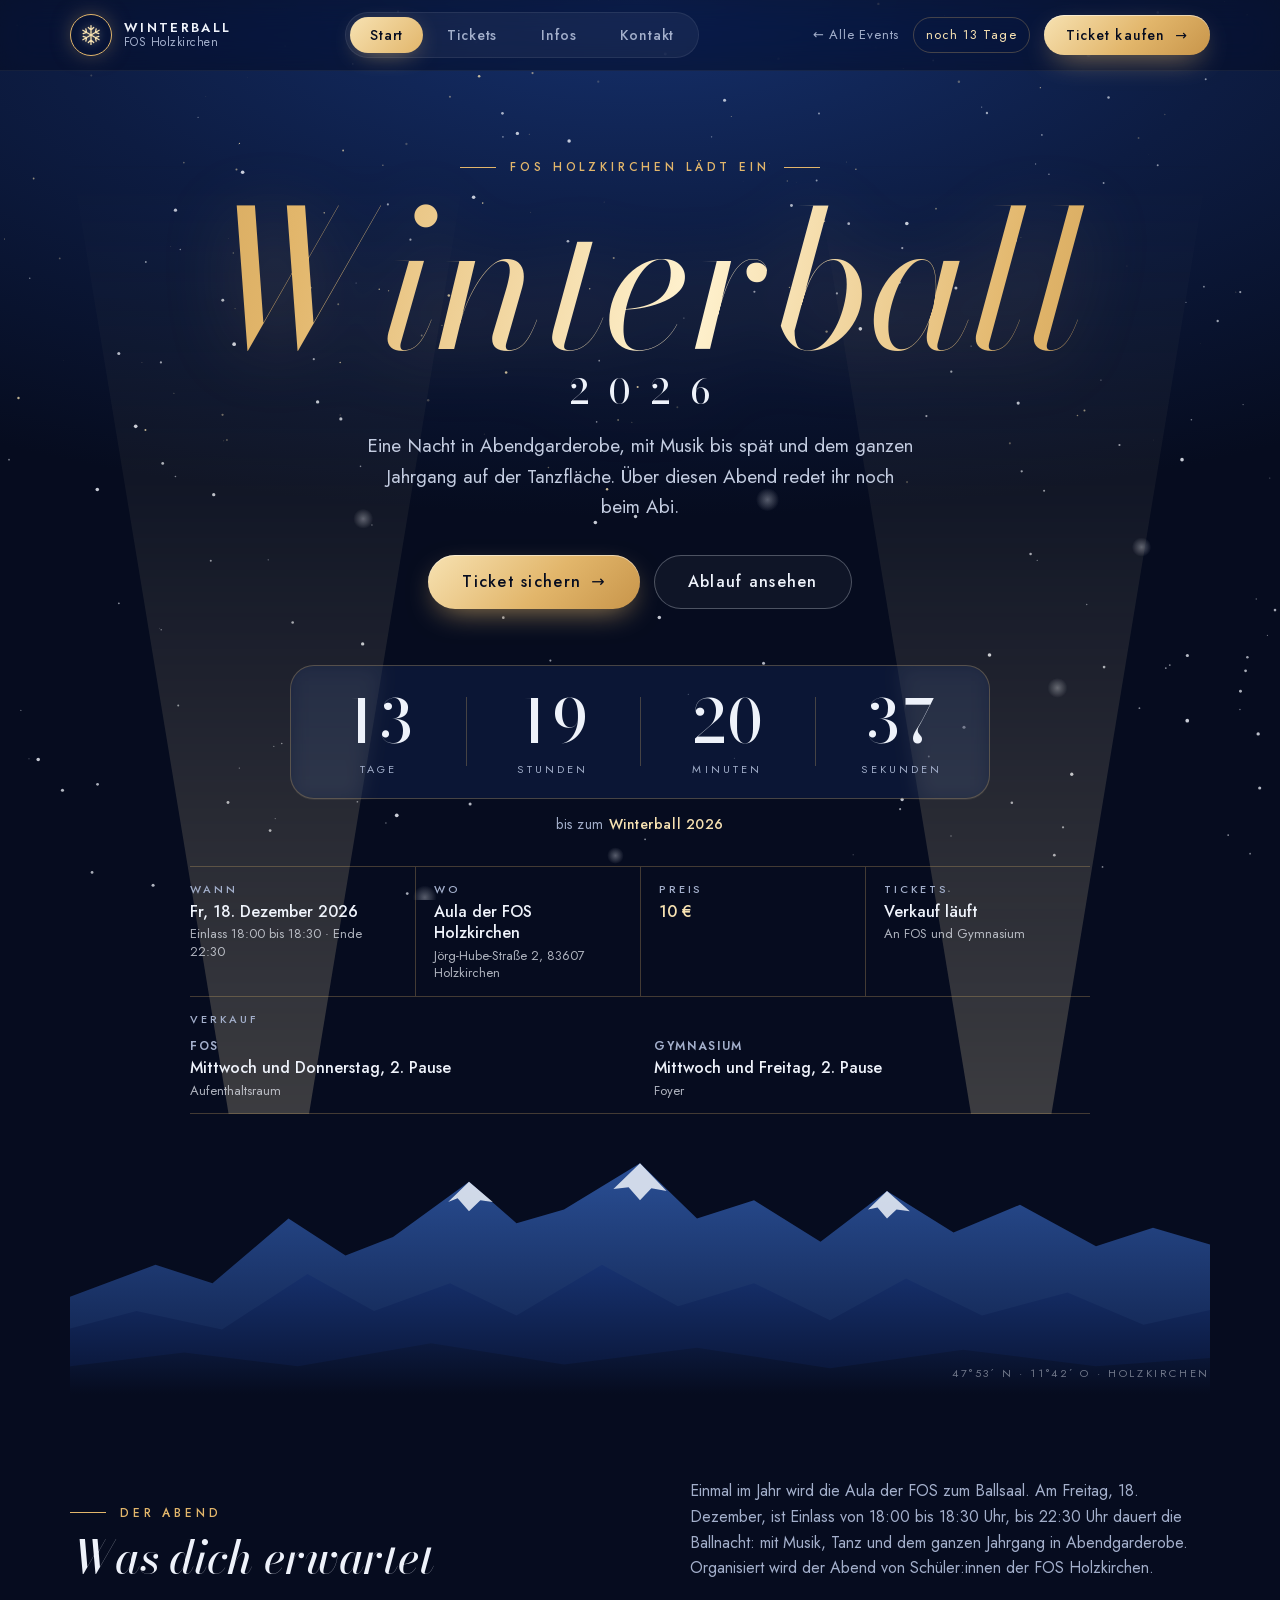
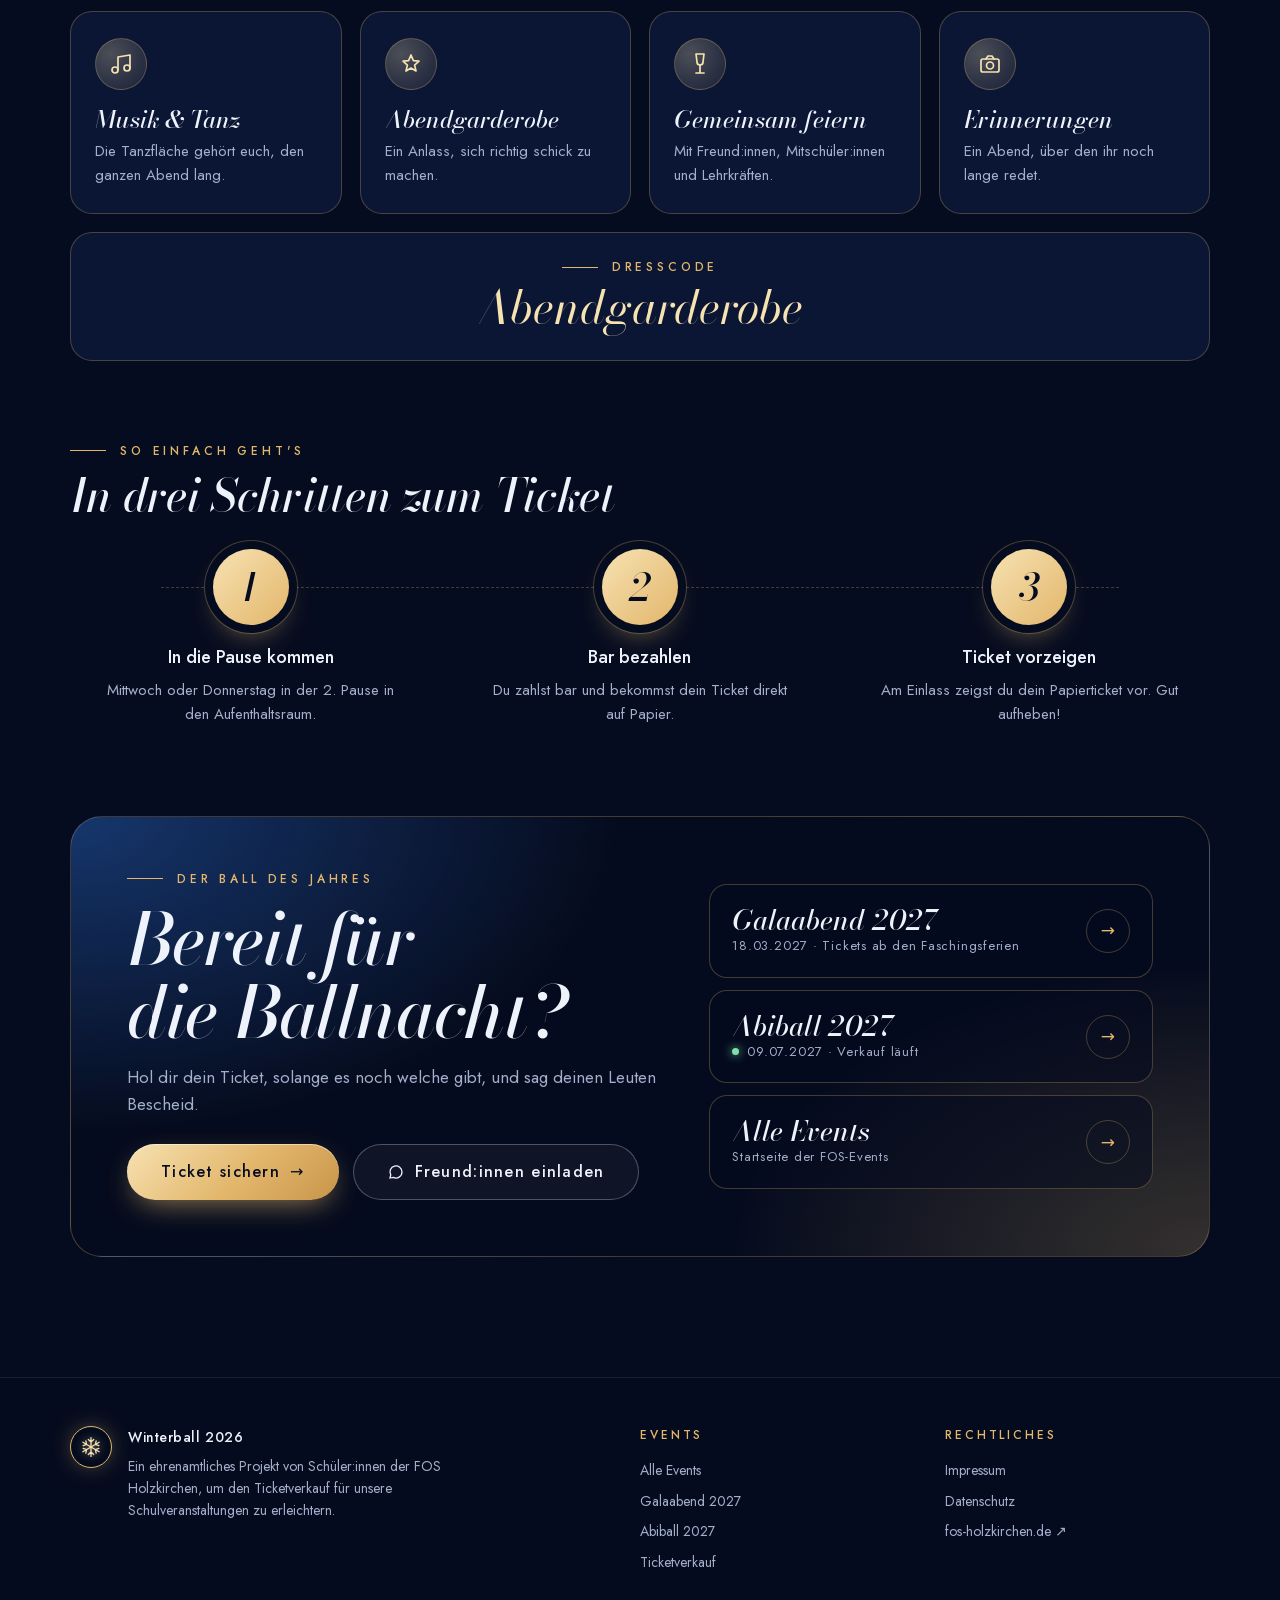
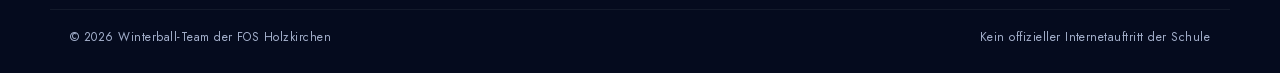
<file: winterball/index.html>
<!doctype html>
<html lang="de">
<head>
<meta charset="utf-8">
<meta name="viewport" content="width=device-width, initial-scale=1, viewport-fit=cover">
<link rel="icon" href="data:image/svg+xml,%3Csvg%20xmlns%3D%22http%3A%2F%2Fwww.w3.org%2F2000%2Fsvg%22%20viewBox%3D%220%200%2064%2064%22%3E%3Cdefs%3E%3ClinearGradient%20id%3D%22g%22%20x1%3D%220%22%20y1%3D%220%22%20x2%3D%220%22%20y2%3D%221%22%3E%3Cstop%20offset%3D%220%22%20stop-color%3D%22%2316295c%22%2F%3E%3Cstop%20offset%3D%221%22%20stop-color%3D%22%23060c1f%22%2F%3E%3C%2FlinearGradient%3E%3C%2Fdefs%3E%3Crect%20width%3D%2264%22%20height%3D%2264%22%20rx%3D%2214%22%20fill%3D%22url(%23g)%22%2F%3E%3Cg%20fill%3D%22none%22%20stroke%3D%22%23f0d49a%22%20stroke-width%3D%224.2%22%20stroke-linecap%3D%22round%22%20stroke-linejoin%3D%22round%22%3E%3Cpath%20transform%3D%22rotate(0%2032%2032)%22%20d%3D%22M32%2032V9M25%2013.5l7%206%207-6%22%2F%3E%3Cpath%20transform%3D%22rotate(60%2032%2032)%22%20d%3D%22M32%2032V9M25%2013.5l7%206%207-6%22%2F%3E%3Cpath%20transform%3D%22rotate(120%2032%2032)%22%20d%3D%22M32%2032V9M25%2013.5l7%206%207-6%22%2F%3E%3Cpath%20transform%3D%22rotate(180%2032%2032)%22%20d%3D%22M32%2032V9M25%2013.5l7%206%207-6%22%2F%3E%3Cpath%20transform%3D%22rotate(240%2032%2032)%22%20d%3D%22M32%2032V9M25%2013.5l7%206%207-6%22%2F%3E%3Cpath%20transform%3D%22rotate(300%2032%2032)%22%20d%3D%22M32%2032V9M25%2013.5l7%206%207-6%22%2F%3E%3C%2Fg%3E%3C%2Fsvg%3E">
<meta name="theme-color" content="#0d1c42">
<meta property="og:type" content="website">
<meta property="og:locale" content="de_DE">
<meta property="og:title" content="Winterball 2026 · FOS Holzkirchen">
<meta property="og:description" content="Die Ballnacht der FOS Holzkirchen im Dezember: Termin, Ablauf, Dresscode und Tickets.">
<meta property="og:url" content="https://joshuaherdt.github.io/winterball-fos/winterball/">
<meta property="og:image" content="https://joshuaherdt.github.io/winterball-fos/og/winterball.jpg">
<meta property="og:image:width" content="1200">
<meta property="og:image:height" content="630">
<meta name="twitter:card" content="summary_large_image">
<link rel="canonical" href="https://joshuaherdt.github.io/winterball-fos/winterball/">
<script>window.WB_BASE = "../";</script>
<title>Winterball 2026 · FOS Holzkirchen</title>
<meta name="description" content="Die Ballnacht der FOS Holzkirchen im Dezember: Termin, Ablauf, Dresscode und Tickets.">
<meta name="claude:viewport-fit-sides" content="cover">
<link rel="stylesheet" href="../fonts/f-8d7a0f1c.css">
<style>
/* Layout: Gala unter dem Winterhimmel. Scheinwerfer hinter dem Titel, Schnee in drei Tiefen,
   Alpen als Trenner, darunter Gründe, Ablauf zum Ticket und ein Schluss-Aufruf.
   Farben: FOS-Blau (#1C4587) als Tiefe, FOS-Orange zu Champagner-Gold veredelt. */
:root {
  --night: #060c1f;
  --navy: #0d1c42;
  --royal: #1c4587;
  --gold: #e2b66b;
  --gold-hi: #f7e2b2;
  --snow: #eef2fa;
  --mist: #a3afcb;
  --glass: rgba(20, 38, 84, .42);
  --line: rgba(226, 182, 107, .28);
  --ok: #7fe0a8;
  --f-display: "Bodoni Moda", "Didot", "Bodoni 72", Georgia, serif;
  --f-body: "Jost", "Futura", "Avenir Next", system-ui, sans-serif;
  --burst: #f7e2b2, #e2b66b, #ffffff, #b9d0ff;
  --burst-shape: flake;
  --flash: rgba(226, 182, 107, .9);
  color-scheme: dark;
}
* { box-sizing: border-box; }
html, body { margin: 0; }
[hidden] { display: none !important; }
body { background: radial-gradient(120% 70% at 50% 0%, #15306c 0%, var(--navy) 40%, var(--night) 82%) fixed, var(--night); color: var(--snow); font: 400 17px/1.6 var(--f-body); min-height: 100vh; overflow-x: hidden; -webkit-font-smoothing: antialiased; }
body::before { content: ""; position: fixed; inset: 0 0 auto; height: env(safe-area-inset-top, 0px); z-index: 60; background: var(--night); }
#sky { position: fixed; inset: 0; width: 100%; height: 100%; pointer-events: none; z-index: 0; }
.wrap { position: relative; z-index: 1; max-width: 1180px; margin: 0 auto; padding-left: max(20px, env(safe-area-inset-left, 0px)); padding-right: max(20px, env(safe-area-inset-right, 0px)); }
a { color: inherit; }
:focus-visible { outline: 2px solid var(--gold); outline-offset: 3px; border-radius: 8px; }
mark.ph { background: rgba(226, 182, 107, .16); color: var(--gold-hi); border-bottom: 1px dashed var(--gold); padding: 0 .25em; border-radius: 3px; }
svg { flex: none; }

/* ---------- Buttons ---------- */
.btn { appearance: none; border: 0; cursor: pointer; display: inline-flex; align-items: center; justify-content: center; gap: 10px; text-decoration: none; font: 500 15px/1 var(--f-body); letter-spacing: .08em; padding: 16px 28px; border-radius: 999px; color: var(--night); background: linear-gradient(135deg, var(--gold-hi), var(--gold) 55%, #c8954a); box-shadow: 0 10px 30px -10px rgba(226, 182, 107, .75), inset 0 1px 0 rgba(255, 255, 255, .5); transition: transform .3s cubic-bezier(.2, .8, .2, 1), box-shadow .3s, translate .25s ease-out; position: relative; overflow: hidden; isolation: isolate; }
.btn::after { content: ""; position: absolute; inset: 0; z-index: -1; background: linear-gradient(110deg, transparent 30%, rgba(255, 255, 255, .6) 50%, transparent 70%); transform: translateX(-120%); transition: transform .8s; }
.btn:hover { transform: translateY(-2px); box-shadow: 0 18px 44px -12px rgba(226, 182, 107, .95), inset 0 1px 0 rgba(255, 255, 255, .5); }
.btn:hover::after { transform: translateX(120%); }
.btn:active { transform: translateY(1px) scale(.98); }
.btn-ghost { background: rgba(238, 242, 250, .04); color: var(--snow); box-shadow: inset 0 0 0 1px rgba(238, 242, 250, .28); }
.btn-ghost:hover { box-shadow: inset 0 0 0 1px var(--gold); color: var(--gold-hi); }
.btn svg { width: 18px; height: 18px; }
.btn-lg { padding: 19px 34px; font-size: 16px; }

/* ---------- Kopfzeile & Reiter ---------- */
.top { position: sticky; top: env(safe-area-inset-top, 0px); z-index: 50; backdrop-filter: blur(16px) saturate(1.3); -webkit-backdrop-filter: blur(16px) saturate(1.3); background: rgba(6, 12, 31, .55); border-bottom: 1px solid rgba(238, 242, 250, .06); }
.top .wrap { display: flex; align-items: center; justify-content: space-between; gap: 20px; padding-block: 12px; }
.brand { display: flex; align-items: center; gap: 12px; text-decoration: none; }
.mono { width: 42px; height: 42px; border-radius: 50%; display: grid; place-items: center; border: 1px solid var(--gold); font: italic 600 17px/1 var(--f-display); color: var(--gold-hi); box-shadow: 0 0 24px -6px rgba(226, 182, 107, .6); }
.mono svg { width: 24px; height: 24px; fill: none; stroke: currentColor; stroke-width: 1.3; stroke-linecap: round; stroke-linejoin: round; filter: drop-shadow(0 0 4px rgba(247, 226, 178, .45)); transition: transform 1.4s cubic-bezier(.22, 1, .36, 1); }
.brand:hover .mono svg, .f-brand:hover .mono svg { transform: rotate(60deg); }
.brand-txt { display: grid; line-height: 1.15; }
.brand-txt b { font: 600 13px/1.2 var(--f-body); letter-spacing: .18em; text-transform: uppercase; }
.brand-txt span { font-size: 12px; color: var(--mist); letter-spacing: .04em; }
.tabs { display: flex; gap: 4px; padding: 4px; border-radius: 999px; background: rgba(238, 242, 250, .05); border: 1px solid rgba(238, 242, 250, .08); }
.tabs button { appearance: none; border: 0; background: none; color: var(--mist); font: 500 14px/1 var(--f-body); letter-spacing: .06em; padding: 11px 20px; border-radius: 999px; cursor: pointer; transition: color .25s, background .25s; display: flex; align-items: center; gap: 8px; }
.tabs button svg { width: 20px; height: 20px; display: none; }
.tabs button:hover { color: var(--snow); }
.tabs button[aria-selected="true"] { color: var(--night); background: linear-gradient(135deg, var(--gold-hi), var(--gold)); box-shadow: 0 6px 24px -8px rgba(226, 182, 107, .7); }
.tabs .tab-buy { display: none; }
.top-right { display: flex; align-items: center; gap: 14px; }
.back { font-size: 13px; letter-spacing: .06em; color: var(--mist); text-decoration: none; white-space: nowrap; transition: color .2s; }
.back:hover { color: var(--gold-hi); }
.days { font-size: 13px; letter-spacing: .08em; color: var(--gold-hi); padding: 7px 12px; border: 1px solid var(--line); border-radius: 999px; white-space: nowrap; }
.top .btn { padding: 13px 22px; font-size: 14px; }

/* ---------- Panels ---------- */
main { position: relative; z-index: 1; overflow-x: clip; }
[data-panel] { padding-block: 56px 120px; outline: none; }
[data-panel].enter .rise { animation: rise .9s cubic-bezier(.2, .7, .2, 1) both; }
[data-panel].enter .rise.d1 { animation-delay: .08s; } [data-panel].enter .rise.d2 { animation-delay: .16s; } [data-panel].enter .rise.d3 { animation-delay: .24s; } [data-panel].enter .rise.d4 { animation-delay: .32s; }
@keyframes rise { from { opacity: .001; transform: translateY(18px); } }
.eyebrow { font: 500 12px/1 var(--f-body); letter-spacing: .32em; text-transform: uppercase; color: var(--gold); display: flex; align-items: center; gap: 14px; margin: 0; }
.eyebrow::before { content: ""; width: 36px; height: 1px; background: var(--gold); }
.h2 { font: italic 500 clamp(40px, 6vw, 72px)/1.02 var(--f-display); letter-spacing: -.02em; margin: 18px 0 14px; text-wrap: balance; }
.h3 { font: italic 500 clamp(32px, 4vw, 46px)/1.05 var(--f-display); letter-spacing: -.015em; margin: 14px 0 0; text-wrap: balance; }
.lead { color: var(--mist); max-width: 58ch; margin: 0; }
.panel { border: 1px solid var(--line); border-radius: 26px; background: var(--glass); backdrop-filter: blur(12px); -webkit-backdrop-filter: blur(12px); padding: 32px; min-width: 0; position: relative; }
[data-glow] { --mx: 50%; --my: -200px; }
[data-glow]::after { content: ""; position: absolute; inset: 0; border-radius: inherit; pointer-events: none; background: radial-gradient(420px circle at var(--mx) var(--my), rgba(247, 226, 178, .12), transparent 60%); opacity: 0; transition: opacity .4s; }
[data-glow]:hover::after { opacity: 1; }

/* ---------- Start: Bühne ---------- */
.stage { position: relative; overflow: hidden; margin-top: -56px; padding-top: 56px; }
.beam { position: absolute; bottom: -12%; width: 38vw; max-width: 560px; height: 130%; pointer-events: none; transform-origin: 50% 100%; background: linear-gradient(to top, rgba(247, 226, 178, .26), rgba(247, 226, 178, .05) 55%, transparent 80%); clip-path: polygon(46% 100%, 54% 100%, 100% 0, 0 0); filter: blur(14px); mix-blend-mode: screen; z-index: 0; }
.beam.b1 { left: 2%; animation: sweepL 11s ease-in-out infinite alternate; }
.beam.b2 { right: 2%; animation: sweepR 13s ease-in-out infinite alternate; }
@keyframes sweepL { from { transform: rotate(24deg); } to { transform: rotate(4deg); } }
@keyframes sweepR { from { transform: rotate(-22deg); } to { transform: rotate(-3deg); } }
.hero { text-align: center; padding-top: 34px; position: relative; z-index: 1; }
.hero .eyebrow { justify-content: center; }
.hero .eyebrow::after { content: ""; width: 36px; height: 1px; background: var(--gold); }
.title { margin: 24px 0 0; font-family: var(--f-display); font-weight: 400; line-height: .86; letter-spacing: -.035em; }
.title { filter: drop-shadow(0 10px 36px rgba(226, 182, 107, .22)); }
.title .w { position: relative; display: inline-block; font-style: italic; font-size: clamp(72px, 15vw, 214px); padding: 0 .08em; background: linear-gradient(100deg, #b8873f 0%, var(--gold) 22%, #fff2cf 42%, var(--gold) 58%, #a87a37 80%, var(--gold-hi) 100%); background-size: 220% 100%; background-position: var(--sx, 30%) 0; -webkit-background-clip: text; background-clip: text; color: transparent; -webkit-mask-image: linear-gradient(90deg, #000 45%, transparent 55%); mask-image: linear-gradient(90deg, #000 45%, transparent 55%); -webkit-mask-size: 300% 100%; mask-size: 300% 100%; -webkit-mask-repeat: no-repeat; mask-repeat: no-repeat; -webkit-mask-position: 0 0; mask-position: 0 0; transition: background-position .6s ease-out; animation: reveal 2.6s cubic-bezier(.22, 1, .36, 1) both .2s, sheen 8s ease-in-out 2.8s infinite alternate; }
html.pointing.revealed .title .w { animation: none; }
/* Sanftes Einblenden ohne Unschärfe: weicher Lichtverlauf von links nach rechts, dazu Aufsteigen und Einblenden */
@keyframes reveal { from { -webkit-mask-position: 100% 0; mask-position: 100% 0; opacity: 0; transform: translateY(14px); } 40% { opacity: 1; } to { -webkit-mask-position: 0 0; mask-position: 0 0; opacity: 1; transform: none; } }
@keyframes sheen { from { background-position: 0% 0; } to { background-position: 100% 0; } }
.title .y { display: block; font-size: clamp(22px, 3vw, 34px); font-weight: 500; letter-spacing: .6em; margin-top: 16px; color: var(--snow); padding-left: .6em; font-variant-numeric: lining-nums; }
.hero .lead { margin: 24px auto 0; text-align: center; font-size: 19px; max-width: 46ch; color: #c3cce0; }
.cta { display: flex; justify-content: center; gap: 14px; flex-wrap: wrap; margin-top: 32px; }

.countdown { margin: 56px auto 0; max-width: 700px; display: grid; grid-template-columns: repeat(4, 1fr); border: 1px solid var(--line); border-radius: 24px; background: var(--glass); backdrop-filter: blur(10px); -webkit-backdrop-filter: blur(10px); overflow: hidden; }
.countdown div { padding: 24px 6px 20px; text-align: center; position: relative; }
.countdown div + div::before { content: ""; position: absolute; left: 0; top: 24%; bottom: 24%; width: 1px; background: var(--line); }
.countdown b { display: flex; justify-content: center; font: 500 clamp(36px, 6vw, 60px)/1.05 var(--f-display); font-variant-numeric: lining-nums tabular-nums; color: var(--snow); }
.countdown span { display: block; margin-top: 8px; font-size: 11px; letter-spacing: .28em; text-transform: uppercase; color: var(--mist); }
.cd-cap { text-align: center; color: var(--mist); font-size: 14px; margin: 14px 0 0; letter-spacing: .04em; }
.cd-cap b { color: var(--gold-hi); font-weight: 500; }

.facts { margin: 30px auto 0; max-width: 900px; --kf-line: var(--line); --kf-label: var(--mist); --kf-label-o: 1; }
.facts dt { letter-spacing: .26em; font-weight: 500; }
.facts .kf-preis dd { color: var(--gold-hi); }
.facts-quota { max-width: 900px; margin: 14px auto 0; }
.facts-quota[hidden] { display: none; }
.quota { color: var(--gold); }
.quota-bar { background: rgba(238, 242, 250, .1); }
.quota-bar i { background: linear-gradient(90deg, var(--gold), var(--gold-hi)); box-shadow: 0 0 14px rgba(247, 226, 178, .6); }
.quota-txt { margin: 8px 0 0; font-size: 14px; color: var(--mist); }
.quota-txt b { color: var(--snow); font-weight: 600; }
.quota-txt em { font-style: normal; color: var(--gold-hi); }

.alps { position: relative; height: clamp(120px, 20vw, 240px); margin-top: 40px; pointer-events: none; overflow: hidden; }
.alps svg { position: absolute; left: 50%; bottom: 0; width: max(100%, 900px); transform: translateX(-50%); height: 100%; }
.alps g { transition: transform .6s ease-out; }
.coords { position: absolute; right: 0; bottom: 12px; font-size: 11px; letter-spacing: .24em; color: rgba(238, 242, 250, .45); text-transform: uppercase; }

.sec { margin-top: 84px; }
.sec-head { display: flex; justify-content: space-between; align-items: end; gap: 24px; flex-wrap: wrap; margin-bottom: 30px; }
.sec-text { margin: 0; max-width: 52ch; color: var(--mist); font-size: 16px; line-height: 1.6; }
.dc { margin-top: 18px; padding: 28px 30px; border: 1px solid var(--line); border-radius: 22px; background: var(--glass); text-align: center; }
.dc-main .eyebrow { margin: 0; justify-content: center; }
.dc-name { margin: 10px 0 0; font: italic 400 clamp(34px, 3.6vw, 48px)/1.05 var(--f-display); color: var(--gold-hi); }
#highlights { list-style: none; margin: 0; padding: 0; display: grid; grid-template-columns: repeat(4, 1fr); gap: 18px; }
.hl { position: relative; border: 1px solid var(--line); border-radius: 22px; background: var(--glass); padding: 26px 24px; display: grid; gap: 6px; align-content: start; transition: transform .5s cubic-bezier(.2, .8, .2, 1), border-color .4s; }
.hl:hover { transform: translateY(-6px); border-color: rgba(226, 182, 107, .6); }
.hl-ic { width: 52px; height: 52px; border-radius: 50%; display: grid; place-items: center; color: var(--gold-hi); background: radial-gradient(circle at 30% 30%, rgba(247, 226, 178, .28), rgba(226, 182, 107, .06)); border: 1px solid var(--line); margin-bottom: 10px; }
.hl-ic svg { width: 24px; height: 24px; }
.hl b { font: italic 500 24px/1.15 var(--f-display); }
.hl span:last-child { color: var(--mist); font-size: 15px; }
#steps { list-style: none; margin: 0; padding: 0; display: grid; grid-template-columns: repeat(3, 1fr); gap: 28px; position: relative; }
#steps::before { content: ""; position: absolute; left: 8%; right: 8%; top: 38px; border-top: 1px dashed var(--line); }
.step { position: relative; display: grid; gap: 6px; justify-items: center; text-align: center; padding: 0 8px; }
.step-n { width: 76px; height: 76px; border-radius: 50%; display: grid; place-items: center; font: italic 500 38px/1 var(--f-display); color: var(--night); background: linear-gradient(135deg, var(--gold-hi), var(--gold)); box-shadow: 0 0 0 8px var(--night), 0 0 0 9px var(--line), 0 14px 30px -10px rgba(226, 182, 107, .7); margin-bottom: 12px; }
.step b { font-weight: 500; font-size: 18px; }
.step span:last-child { color: var(--mist); font-size: 15px; max-width: 30ch; }

.finale { margin-top: 90px; padding: clamp(32px, 5vw, 56px); border-radius: 32px; border: 1px solid var(--line); background: radial-gradient(80% 120% at 0% 0%, rgba(28, 69, 135, .75), transparent 60%), radial-gradient(70% 110% at 100% 100%, rgba(226, 182, 107, .22), transparent 60%), rgba(6, 12, 31, .7); display: grid; grid-template-columns: 1.1fr .9fr; gap: 40px; align-items: center; overflow: hidden; }
.finale .lead { margin-top: 10px; }
.finale .cta { justify-content: flex-start; margin-top: 26px; }
#teasers, #teasers-back { display: grid; gap: 12px; }
.teaser { display: flex; justify-content: space-between; align-items: center; gap: 16px; padding: 20px 22px; border-radius: 18px; border: 1px solid var(--line); background: rgba(6, 12, 31, .55); text-decoration: none; transition: background .3s, border-color .3s; }
.teaser:hover { background: rgba(28, 69, 135, .5); border-color: rgba(226, 182, 107, .6); }
.t-txt { display: grid; }
.t-name { font: italic 500 28px/1.1 var(--f-display); }
.t-meta { color: var(--mist); font-size: 13px; letter-spacing: .06em; }
.teaser[data-status="live"] .t-meta::before { content: ""; display: inline-block; width: 7px; height: 7px; border-radius: 50%; background: var(--ok); margin-right: 8px; vertical-align: 1px; box-shadow: 0 0 10px var(--ok); }
.t-go { width: 44px; height: 44px; flex: none; border-radius: 50%; display: grid; place-items: center; border: 1px solid var(--line); color: var(--gold); transition: transform .35s, background .3s, color .3s; }
.teaser:hover .t-go { transform: rotate(-45deg); background: var(--gold); color: var(--night); }

/* ---------- Events ---------- */
#events { display: grid; grid-template-columns: repeat(auto-fit, minmax(min(100%, 500px), 1fr)); gap: 28px; margin-top: 44px; }
.ev { position: relative; display: grid; grid-template-rows: 1fr auto; border-radius: 28px; background: linear-gradient(160deg, rgba(28, 69, 135, .55), rgba(6, 12, 31, .75) 70%); border: 1px solid var(--line); overflow: hidden; transition: transform .6s cubic-bezier(.2, .7, .2, 1), border-color .4s; }
.ev::before { content: ""; position: absolute; width: 360px; height: 360px; right: -120px; top: -140px; border-radius: 50%; background: radial-gradient(circle, rgba(226, 182, 107, .3), transparent 65%); pointer-events: none; }
.ev:hover { transform: translateY(-6px); border-color: rgba(226, 182, 107, .6); }
.ev-main { padding: 36px 36px 28px; position: relative; }
.ev-kicker { margin: 0; font-size: 12px; letter-spacing: .26em; text-transform: uppercase; color: var(--gold); }
.ev-name { margin: 14px 0 10px; font: italic 500 clamp(44px, 5vw, 62px)/1 var(--f-display); letter-spacing: -.02em; }
.ev-year { font-style: normal; font-size: .4em; letter-spacing: .3em; color: var(--mist); vertical-align: middle; margin-left: .2em; }
.ev-tag { margin: 0; color: var(--mist); max-width: 42ch; }
.ev-facts { display: grid; grid-template-columns: repeat(3, auto); gap: 18px 28px; margin: 28px 0 0; justify-content: start; }
.ev-facts div { min-width: 0; }
.ev-facts dt { font-size: 11px; letter-spacing: .24em; text-transform: uppercase; color: var(--mist); }
.ev-facts dd { margin: 6px 0 0; font-weight: 500; }
.ev-facts small { display: block; color: var(--mist); font-weight: 400; font-size: 14px; }
.ev-side { position: relative; display: grid; gap: 18px; padding: 28px 36px 30px; border-top: 1px dashed var(--line); background: rgba(6, 12, 31, .4); }
.ev-status { justify-self: start; font-size: 12px; letter-spacing: .14em; text-transform: uppercase; padding: 7px 14px 7px 26px; border-radius: 999px; border: 1px solid var(--line); position: relative; color: var(--gold-hi); }
.ev-status::before { content: ""; position: absolute; left: 11px; top: 50%; width: 7px; height: 7px; margin-top: -3.5px; border-radius: 50%; background: var(--ok); animation: pulse 2s infinite; }
.ev[data-status="soon"] .ev-status::before { background: var(--gold); animation: none; }
@keyframes pulse { 0% { box-shadow: 0 0 0 0 rgba(127, 224, 168, .6); } 70%, 100% { box-shadow: 0 0 0 9px rgba(127, 224, 168, 0); } }
.ev-prices { list-style: none; margin: 0; padding: 0; display: grid; gap: 10px; }
.ev-prices li, .sheet-prices li { display: flex; gap: 18px; justify-content: space-between; align-items: baseline; border-bottom: 1px solid rgba(238, 242, 250, .08); padding-bottom: 10px; }
.ev-prices span, .sheet-prices span { color: var(--mist); }
.ev-prices small, .sheet-prices small { display: block; font-size: 12px; color: var(--gold); letter-spacing: .04em; }
.ev-prices b, .sheet-prices b { font: 500 22px/1.2 var(--f-display); white-space: nowrap; }
.ev-prices s, .sheet-prices s { font-size: .7em; color: var(--mist); margin-right: 4px; }
.ev-actions { display: flex; align-items: center; justify-content: space-between; gap: 14px 20px; flex-wrap: wrap; }
.ev[data-status="soon"] .ev-btn { background: rgba(238, 242, 250, .04); color: var(--snow); box-shadow: inset 0 0 0 1px rgba(238, 242, 250, .3); }
.ev-cal { display: inline-flex; align-items: center; gap: 8px; color: var(--mist); font-size: 14px; text-decoration: none; border-bottom: 1px solid transparent; transition: color .2s, border-color .2s; }
.ev-cal:hover { color: var(--gold-hi); border-color: var(--gold); }
.ev-no { position: absolute; right: 36px; top: -12px; font-size: 11px; letter-spacing: .2em; background: var(--night); padding: 3px 10px; color: var(--mist); border-radius: 99px; border: 1px solid var(--line); }
.sale-cols { display: grid; grid-template-columns: repeat(auto-fit, minmax(min(100%, 300px), 1fr)); gap: 20px; margin-top: 28px; }
.sale-col { position: relative; border: 1px solid var(--line); border-radius: 26px; background: var(--glass); padding: 28px 30px 30px; min-width: 0; }
.sc-k { margin: 0; font: 500 12px/1 var(--f-body); letter-spacing: .32em; text-transform: uppercase; color: var(--gold); }
.sc-tage { margin: 14px 0 6px; font: italic 400 clamp(28px, 3vw, 36px)/1.1 var(--f-display); color: var(--gold-hi); }
.sc-ort { margin: 0 0 18px; color: var(--mist); }
.sc-ab { display: inline-block; font-size: 13px; letter-spacing: .08em; padding: 7px 12px; border: 1px solid var(--line); border-radius: 999px; color: var(--gold-hi); }
.sc-ab.on { color: var(--night); background: linear-gradient(135deg, var(--gold-hi), var(--gold)); border-color: transparent; }
.note { display: flex; gap: 14px; align-items: center; margin-top: 30px; color: var(--mist); font-size: 15px; }
.note svg { width: 22px; height: 22px; color: var(--gold); }

/* ---------- Infos ---------- */
.info-grid { display: grid; grid-template-columns: 1.15fr .85fr; gap: 28px; margin-top: 44px; }
.panel h3 { font: italic 500 34px/1.1 var(--f-display); margin: 0 0 18px; }
.seg { display: inline-flex; gap: 4px; padding: 4px; border-radius: 999px; border: 1px solid var(--line); margin-bottom: 22px; }
.seg button { appearance: none; border: 0; background: none; color: var(--mist); font: 500 14px var(--f-body); padding: 9px 18px; border-radius: 999px; cursor: pointer; transition: background .25s, color .25s; }
.seg button[aria-pressed="true"] { background: rgba(226, 182, 107, .16); color: var(--gold-hi); }
#ablauf { list-style: none; margin: 0; padding: 0; position: relative; }
#ablauf::before { content: ""; position: absolute; left: 62px; top: 10px; bottom: 10px; width: 1px; background: linear-gradient(var(--gold), transparent); }
#ablauf li { display: grid; grid-template-columns: 62px 1fr; gap: 28px; padding: 11px 0; position: relative; animation: rise .6s both; }
#ablauf li:nth-child(2) { animation-delay: .05s; } #ablauf li:nth-child(3) { animation-delay: .1s; } #ablauf li:nth-child(4) { animation-delay: .15s; } #ablauf li:nth-child(5) { animation-delay: .2s; }
#ablauf li::before { content: ""; position: absolute; left: 58px; top: 19px; width: 9px; height: 9px; border-radius: 50%; background: var(--night); border: 1px solid var(--gold); }
#ablauf time { font: 500 18px/1.4 var(--f-display); font-variant-numeric: lining-nums tabular-nums; color: var(--gold-hi); }
.small { font-size: 13px; color: var(--mist); margin: 16px 0 0; }
#dresscode-event { margin: 0 0 18px; padding: 14px 16px; border-radius: 14px; background: rgba(226, 182, 107, .08); border: 1px solid var(--line); }
#dresscode-tips { list-style: none; padding: 0; margin: 0; display: grid; gap: 14px; }
#dresscode-tips li { display: grid; gap: 2px; }
#dresscode-tips b { font-weight: 500; letter-spacing: .14em; text-transform: uppercase; font-size: 12px; color: var(--gold); }
#dresscode-tips span { color: var(--mist); }
.faq-wrap { margin-top: 28px; }
#faq { display: grid; grid-template-columns: 1fr; }   /* eine Spalte: offene Antworten verschieben nichts daneben */
#faq details { border-bottom: 1px solid rgba(238, 242, 250, .09); }
#faq summary { list-style: none; cursor: pointer; padding: 20px 40px 20px 0; font-weight: 500; position: relative; transition: color .2s; }
#faq summary:hover { color: var(--gold-hi); }
#faq summary::-webkit-details-marker { display: none; }
#faq summary::after { content: "+"; position: absolute; right: 4px; top: 50%; transform: translateY(-50%); font: 300 26px/1 var(--f-body); color: var(--gold); transition: transform .3s; }
#faq details[open] summary::after { transform: translateY(-50%) rotate(45deg); }
#faq p { margin: -6px 0 20px; color: var(--mist); max-width: 70ch; }
.ask { margin: 24px 0 0; color: var(--mist); }
.ask a { color: var(--gold-hi); }

/* ---------- Kontakt ---------- */
.contact { display: grid; grid-template-columns: repeat(auto-fit, minmax(min(100%, 260px), 1fr)); gap: 22px; margin-top: 44px; }
.contact .panel { display: flex; flex-direction: column; gap: 10px; }
.contact .ic { width: 52px; height: 52px; border-radius: 16px; display: grid; place-items: center; background: rgba(226, 182, 107, .12); color: var(--gold); margin-bottom: 8px; }
.contact .ic svg { width: 24px; height: 24px; }
.contact h3 { font-size: 28px; margin: 0; }
.contact p { margin: 0; color: var(--mist); }
.contact .val { color: var(--snow); font-weight: 500; word-break: break-word; }
.linkline { margin-top: auto; padding-top: 12px; display: flex; gap: 10px; flex-wrap: wrap; }
.chip, .chip-s { appearance: none; cursor: pointer; display: inline-flex; align-items: center; gap: 8px; font: 500 13px var(--f-body); letter-spacing: .04em; color: var(--gold-hi); background: none; border: 1px solid var(--line); border-radius: 999px; padding: 10px 16px; text-decoration: none; transition: border-color .2s, background .2s; }
.chip:hover, .chip-s:hover { border-color: var(--gold); background: rgba(226, 182, 107, .08); }
.team { margin-top: 28px; display: flex; justify-content: space-between; align-items: center; gap: 24px; flex-wrap: wrap; padding: 30px 32px; border-radius: 26px; background: linear-gradient(110deg, rgba(28, 69, 135, .55), rgba(226, 182, 107, .18)); border: 1px solid var(--line); }
.team p { margin: 0; max-width: 56ch; }
.team b { font: italic 500 26px/1.2 var(--f-display); display: block; margin-bottom: 6px; }

/* ---------- Kauf-Fenster ---------- */
.sheet::backdrop { background: rgba(3, 7, 20, .7); }
.sheet-in { background: linear-gradient(165deg, rgba(28, 69, 135, .96), rgba(8, 15, 38, .98) 65%); border: 1px solid var(--line); border-radius: 30px; padding: 36px 32px 28px; box-shadow: 0 40px 100px -20px rgba(0, 0, 0, .8), 0 0 0 1px rgba(255, 255, 255, .04) inset; display: grid; }
.sheet-step { display: grid; gap: 18px; }
.sheet-x { color: var(--mist); border: 1px solid var(--line) !important; }
.sheet-x:hover { color: var(--gold-hi); }
.sheet-x svg { width: 18px; height: 18px; }
.sheet-kicker { margin: 0; font-size: 12px; letter-spacing: .3em; text-transform: uppercase; color: var(--gold); }
.sheet-title { margin: -8px 0 0; font: italic 500 40px/1.05 var(--f-display); }
.sheet-ev { padding: 14px 16px; border-radius: 16px; border: 1px solid rgba(238, 242, 250, .14); background: rgba(6, 12, 31, .35); transition: border-color .2s, background .2s; }
.sheet-ev b { font: italic 500 22px/1.1 var(--f-display); }
.sheet-ev span { color: var(--mist); font-size: 14px; }
.sheet-ev em { font-style: normal; font-size: 12px; color: var(--gold); letter-spacing: .06em; }
.sheet-ev[aria-checked="true"] { border-color: var(--gold); background: rgba(226, 182, 107, .12); box-shadow: 0 0 0 3px rgba(226, 182, 107, .15); }
.sheet-detail { display: grid; gap: 14px; }
.sheet-prices { display: grid; gap: 10px; }
.sheet-note { margin: 0; padding: 12px 14px; border-radius: 14px; background: rgba(226, 182, 107, .1); color: var(--gold-hi); font-size: 15px; }
.sheet-need p { margin: 0 0 8px; font-size: 12px; letter-spacing: .24em; text-transform: uppercase; color: var(--mist); }
.sheet-need ul { display: grid; gap: 8px; font-size: 15px; }
.sheet-need svg { color: var(--gold); }
.sheet-go { width: 100%; padding: 19px; font-size: 16px; margin-top: 4px; }
.sheet-host { margin: -6px 0 0; display: flex; gap: 8px; align-items: center; justify-content: center; color: var(--mist); font-size: 13px; text-align: center; }
.sheet-host b { color: var(--snow); font-weight: 500; }
.sheet-done { text-align: center; justify-items: center; }
.sheet-ok { width: 76px; height: 76px; border-radius: 50%; display: grid; place-items: center; color: var(--night); background: linear-gradient(135deg, var(--gold-hi), var(--gold)); box-shadow: 0 0 0 10px rgba(226, 182, 107, .12), 0 0 50px rgba(226, 182, 107, .5); animation: pop .6s cubic-bezier(.2, 1.4, .4, 1) both; }
@keyframes pop { from { transform: scale(.3); opacity: 0; } }
.sheet-done .sheet-title { margin: 0; }
.sheet-sub { margin: -6px 0 6px; color: var(--mist); }
.sheet-sub a { color: var(--gold-hi); }
.sheet-share { justify-content: center; }

footer { position: relative; z-index: 1; border-top: 1px solid rgba(238, 242, 250, .08); color: var(--mist); font-size: 14px; background: rgba(6, 12, 31, .6); }
.foot { display: grid; grid-template-columns: 2fr 1fr 1fr; gap: 40px; padding-block: 48px 36px; }
.f-brand { display: flex; gap: 16px; align-items: flex-start; }
.f-brand .mono { flex: none; }
.f-brand p { margin: 0; max-width: 42ch; line-height: 1.6; }
.f-brand b, .f-col b { display: block; color: var(--snow); font-weight: 500; letter-spacing: .04em; margin-bottom: 6px; }
.f-col { display: grid; gap: 8px; align-content: start; }
.f-col b { font-size: 12px; letter-spacing: .24em; text-transform: uppercase; color: var(--gold); }
.f-col a, .f-col button { appearance: none; border: 0; background: none; padding: 0; cursor: pointer; font: inherit; color: var(--mist); text-align: left; text-decoration: none; transition: color .2s; }
.f-col a:hover, .f-col button:hover { color: var(--gold-hi); }
.f-base { display: flex; justify-content: space-between; gap: 12px; flex-wrap: wrap; padding-block: 18px 26px; border-top: 1px solid rgba(238, 242, 250, .06); font-size: 12px; letter-spacing: .04em; }

/* ---------- Tablet & Mobil ---------- */
@media (max-width: 1000px) {
  #highlights { grid-template-columns: 1fr 1fr; }
  .finale { grid-template-columns: 1fr; }
}
@media (max-width: 640px) {
  .dc { padding: 22px 20px; }
  .finale .cta .btn { flex: 1 1 100%; white-space: nowrap; }   /* volle Breite, Text in einer Zeile */
}
@media (max-width: 440px) {
  .hero .eyebrow { letter-spacing: .2em; gap: 10px; }
  .hero .eyebrow::before, .hero .eyebrow::after { width: 22px; }
}
@media (max-width: 900px) {
  .top .btn, .days { display: none; }
  .top-right { position: absolute; right: max(16px, env(safe-area-inset-right, 0px)); }
  .top { backdrop-filter: none; -webkit-backdrop-filter: none; background: rgba(6, 12, 31, .92); }
  .top .wrap { justify-content: flex-start; }
  .tabs { position: fixed; z-index: 60; left: max(10px, env(safe-area-inset-left, 0px)); right: max(10px, env(safe-area-inset-right, 0px)); bottom: calc(10px + env(safe-area-inset-bottom, 0px)); justify-content: space-between; align-items: center; background: rgba(6, 12, 31, .9); backdrop-filter: blur(16px); -webkit-backdrop-filter: blur(16px); border-color: var(--line); box-shadow: 0 20px 40px -10px rgba(0, 0, 0, .7); border-radius: 26px; padding: 6px; }
  .tabs button { flex: 1; flex-direction: column; gap: 4px; padding: 8px 2px; font-size: 11px; letter-spacing: .02em; justify-content: center; border-radius: 18px; }
  .tabs button svg { display: block; }
  .tabs button[aria-selected="true"] { background: rgba(226, 182, 107, .16); color: var(--gold-hi); box-shadow: none; }
  .tabs .tab-buy { display: flex; flex: 0 0 64px; height: 64px; margin: -26px 2px 0; border-radius: 50%; color: var(--night); background: linear-gradient(135deg, var(--gold-hi), var(--gold)); box-shadow: 0 0 0 5px var(--night), 0 12px 30px -6px rgba(226, 182, 107, .8); font-weight: 600; font-size: 10px; letter-spacing: .06em; gap: 2px; }
  .tabs .tab-buy svg { width: 22px; height: 22px; }
  .info-grid, #faq, .contact { grid-template-columns: 1fr; }
  .foot { grid-template-columns: 1fr 1fr; gap: 28px; }
  .f-brand { grid-column: 1 / -1; }
  .f-base { padding-bottom: 120px; }
  [data-panel] { padding-bottom: 130px; }
}
@media (max-width: 600px) {
  body { font-size: 16px; }
  [data-panel] { padding-top: 36px; }
  .hero { padding-top: 18px; }
  .hero .lead { font-size: 17px; }
  .cta .btn { flex: 1 1 100%; }
  .countdown { margin-top: 40px; }
  .countdown div { padding: 18px 2px 14px; }
  .countdown span { letter-spacing: .12em; font-size: 10px; }
  #highlights { grid-template-columns: 1fr 1fr; gap: 12px; }
  .hl { padding: 20px 16px; }
  .hl b { font-size: 20px; }
  .hl span:last-child { font-size: 14px; }
  #steps { grid-template-columns: 1fr; gap: 22px; }
  #steps::before { left: 38px; right: auto; top: 20px; bottom: 20px; border-top: 0; border-left: 1px dashed var(--line); }
  .step { grid-template-columns: 76px 1fr; justify-items: start; text-align: left; column-gap: 18px; padding: 0; }
  .step-n { grid-row: span 2; margin: 0; }
  .step b { align-self: end; }
  .step span:last-child { align-self: start; }
  .sec { margin-top: 64px; }
  .ev-main, .ev-side { padding-left: 22px; padding-right: 22px; }
  .ev-actions .btn { flex: 1 1 100%; }
  .ev-facts { grid-template-columns: 1fr; }
  .ev-no { right: 22px; }
  .panel { padding: 24px; }
  .coords { display: none; }
  .sheet-in { padding: 30px 20px 22px; }
  .sheet-title { font-size: 34px; }
}
@media (prefers-reduced-motion: reduce) {
  *, *::before, *::after { animation: none !important; transition: none !important; }
}
</style>
</head>
<body>
<canvas id="sky" aria-hidden="true"></canvas>

<header class="top">
  <div class="wrap">
    <a class="brand" href="#start" data-goto="start" aria-label="Winterball FOS Holzkirchen, zur Startseite">
      <span class="mono" aria-hidden="true"><svg viewBox="0 0 24 24"><path d="M12 12V2.6M9.3 4.5 12 6.9l2.7-2.4"/><g transform="rotate(60 12 12)"><path d="M12 12V2.6M9.3 4.5 12 6.9l2.7-2.4"/></g><g transform="rotate(120 12 12)"><path d="M12 12V2.6M9.3 4.5 12 6.9l2.7-2.4"/></g><g transform="rotate(180 12 12)"><path d="M12 12V2.6M9.3 4.5 12 6.9l2.7-2.4"/></g><g transform="rotate(240 12 12)"><path d="M12 12V2.6M9.3 4.5 12 6.9l2.7-2.4"/></g><g transform="rotate(300 12 12)"><path d="M12 12V2.6M9.3 4.5 12 6.9l2.7-2.4"/></g></svg></span>
      <span class="brand-txt"><b>Winterball</b><span>FOS Holzkirchen</span></span>
    </a>
    <nav class="tabs" role="tablist" aria-label="Bereiche">
      <button role="tab" data-tab="start"><svg viewBox="0 0 24 24" fill="none" stroke="currentColor" stroke-width="1.6"><path d="M12 3v18M3 12h18M5.6 5.6l12.8 12.8M18.4 5.6 5.6 18.4"/></svg>Start</button>
      <button role="tab" data-tab="events"><svg viewBox="0 0 24 24" fill="none" stroke="currentColor" stroke-width="1.6"><rect x="3" y="5" width="18" height="16" rx="2"/><path d="M3 10h18M8 3v4M16 3v4"/></svg>Tickets</button>
      <button class="tab-buy" type="button" data-buy aria-label="Ticket kaufen"><svg viewBox="0 0 24 24" fill="none" stroke="currentColor" stroke-width="1.8"><path d="M3 8a2 2 0 0 0 0 4 2 2 0 0 0 0 4v2h18v-2a2 2 0 0 1 0-4 2 2 0 0 1 0-4V6H3z"/><path d="M14 6v12" stroke-dasharray="2 2"/></svg>Kaufen</button>
      <button role="tab" data-tab="infos"><svg viewBox="0 0 24 24" fill="none" stroke="currentColor" stroke-width="1.6"><circle cx="12" cy="12" r="9"/><path d="M12 11v6M12 7.5v.5"/></svg>Infos</button>
      <button role="tab" data-tab="kontakt"><svg viewBox="0 0 24 24" fill="none" stroke="currentColor" stroke-width="1.6"><path d="M4 5h16v12H8l-4 3z"/></svg>Kontakt</button>
    </nav>
    <div class="top-right">
      <a class="back" href="../"><span aria-hidden="true">←</span> Alle Events</a>
      <span class="days" data-days></span>
      <button class="btn magnet" type="button" data-buy>Ticket kaufen <span aria-hidden="true">→</span></button>
    </div>
  </div>
</header>

<main>
  <!-- ===== START ===== -->
  <section data-panel="start" aria-label="Start">
    <div class="stage">
      <i class="beam b1" aria-hidden="true"></i><i class="beam b2" aria-hidden="true"></i>
      <div class="wrap hero">
        <p class="eyebrow rise">FOS Holzkirchen lädt ein</p>
        <h1 class="title" aria-label="Winterball 2026"><span class="w" data-text="Winterball" id="title">Winterball</span><span class="y rise d2">2026</span></h1>
        <p class="lead rise d2">Eine Nacht in Abendgarderobe, mit Musik bis spät und dem ganzen Jahrgang auf der Tanzfläche. Über diesen Abend redet ihr noch beim Abi.</p>
        <div class="cta rise d3">
          <button class="btn btn-lg magnet" type="button" data-buy>Ticket sichern <span aria-hidden="true">→</span></button>
          <a class="btn btn-ghost btn-lg" href="#infos" data-goto="infos">Ablauf ansehen</a>
        </div>
        <div class="countdown rise d4" role="timer" aria-label="Countdown bis zum nächsten Event">
          <div><b id="cd-d"></b><span>Tage</span></div>
          <div><b id="cd-h"></b><span>Stunden</span></div>
          <div><b id="cd-m"></b><span>Minuten</span></div>
          <div><b id="cd-s"></b><span>Sekunden</span></div>
        </div>
        <p class="cd-cap rise d4">bis zum <b data-next-name></b></p>
        <dl class="facts rise d4" data-keyfacts="next"></dl>
        <div class="facts-quota rise d4" data-quota="next"></div>
      </div>
    </div>
    <div class="wrap">
      <div class="alps" id="alps" aria-hidden="true">
        <svg viewBox="0 0 1200 260" preserveAspectRatio="none">
          <defs>
            <linearGradient id="m1" x1="0" y1="0" x2="0" y2="1"><stop offset="0" stop-color="#2a4f95"/><stop offset="1" stop-color="#0d1c42"/></linearGradient>
            <linearGradient id="m2" x1="0" y1="0" x2="0" y2="1"><stop offset="0" stop-color="#173270"/><stop offset="1" stop-color="#081230"/></linearGradient>
            <linearGradient id="m3" x1="0" y1="0" x2="0" y2="1"><stop offset="0" stop-color="#0c1a3e"/><stop offset="1" stop-color="#060c1f"/></linearGradient>
          </defs>
          <g data-depth="8"><path fill="url(#m1)" d="M-40 170 90 120 150 140 230 70 290 110 340 90 420 30 470 75 520 60 600 10 660 70 720 50 790 95 860 40 930 85 1000 55 1080 100 1140 80 1240 110V260H-40Z"/>
            <path fill="#eef2fa" opacity=".85" d="M420 30 445 52 432 50 420 62 408 48 398 52ZM600 10 628 40 612 37 600 50 588 36 572 38ZM860 40 884 62 870 60 860 70 850 58 840 60Z"/></g>
          <g data-depth="16"><path fill="url(#m2)" d="M-40 200 70 170 160 190 250 130 320 170 400 140 470 175 560 120 640 165 720 140 800 180 880 135 960 175 1050 150 1130 185 1240 160V260H-40Z"/></g>
          <g data-depth="26"><path fill="url(#m3)" d="M-40 235 120 215 240 230 380 205 520 228 660 210 800 232 940 212 1080 230 1240 218V260H-40Z"/></g>
        </svg>
        <span class="coords">47°53′ N · 11°42′ O · Holzkirchen</span>
      </div>

      <section class="sec" aria-labelledby="h-hl">
        <div class="sec-head">
          <div><p class="eyebrow">Der Abend</p><h2 class="h3" id="h-hl">Was dich erwartet</h2></div>
          <p class="sec-text">Einmal im Jahr wird die Aula der FOS zum Ballsaal. Am Freitag, 18. Dezember, ist Einlass von 18:00 bis 18:30 Uhr, bis 22:30 Uhr dauert die Ballnacht: mit Musik, Tanz und dem ganzen Jahrgang in Abendgarderobe. Organisiert wird der Abend von Schüler:innen der FOS Holzkirchen.</p>
        </div>
        <ul id="highlights"></ul>
        <div class="dc">
          <div class="dc-main">
            <p class="eyebrow">Dresscode</p>
            <p class="dc-name" data-dresscode></p>
          </div>
        </div>
      </section>

      <section class="sec" aria-labelledby="h-steps">
        <div class="sec-head">
          <div><p class="eyebrow">So einfach geht's</p><h2 class="h3" id="h-steps">In drei Schritten zum Ticket</h2></div>
        </div>
        <ol id="steps"></ol>
      </section>

      <section class="finale" aria-labelledby="h-fin" data-glow>
        <div>
          <p class="eyebrow">Der Ball des Jahres</p>
          <h2 class="h2" id="h-fin">Bereit für die Ballnacht?</h2>
          <p class="lead">Hol dir dein Ticket, solange es noch welche gibt, und sag deinen Leuten Bescheid.</p>
          <div class="cta">
            <button class="btn btn-lg magnet" type="button" data-buy>Ticket sichern <span aria-hidden="true">→</span></button>
            <a class="btn btn-ghost btn-lg" data-share-wa href="#"><svg viewBox="0 0 24 24" fill="none" stroke="currentColor" stroke-width="1.7"><path d="M20 12a8 8 0 0 1-11.6 7.1L4 20l1-4.2A8 8 0 1 1 20 12z"/></svg>Freund:innen einladen</a>
          </div>
        </div>
        <div id="teasers-back" data-crosslinks="../"></div>
      </section>
    </div>
  </section>

  <!-- ===== EVENTS ===== -->
  <section data-panel="events" aria-label="Events" hidden>
    <div class="wrap">
      <p class="eyebrow rise">Vorverkauf</p>
      <h2 class="h2 rise d1">Deine Tickets</h2>
      <p class="lead rise d2">Tickets gibt es in der 2. Pause an der FOS und am Gymnasium. Du zahlst bar und bekommst dein Ticket direkt auf Papier.</p>
      <div id="events" class="rise d3"></div>
      <div class="sale-cols rise d3" data-sale-cols="winterball" aria-label="Ticketverkauf an FOS und Gymnasium"></div>
      <p class="note"><svg viewBox="0 0 24 24" fill="none" stroke="currentColor" stroke-width="1.6"><rect x="4" y="10" width="16" height="11" rx="2"/><path d="M8 10V7a4 4 0 0 1 8 0v3"/></svg>Tickets gibt es ausschließlich beim Verkauf in der Pause. Bitte kauf keine Tickets über Chats oder Direktnachrichten.</p>
    </div>
  </section>

  <!-- ===== INFOS ===== -->
  <section data-panel="infos" aria-label="Infos" hidden>
    <div class="wrap">
      <p class="eyebrow rise">Gut zu wissen</p>
      <h2 class="h2 rise d1">Ablauf, Dresscode &amp; FAQ</h2>
      <div class="info-grid rise d2">
        <div class="panel">
          <h3>Der Abend</h3>
          <div class="seg" id="ablauf-switch" role="group" aria-label="Event wählen"></div>
          <ol id="ablauf"></ol>
        </div>
        <div class="panel">
          <h3>Dresscode</h3>
          <p id="dresscode-event"></p>
          <ul id="dresscode-tips"></ul>
        </div>
      </div>
      <div class="panel faq-wrap rise d3">
        <h3>Häufige Fragen</h3>
        <div id="faq"></div>
        <p class="ask">Deine Frage ist nicht dabei? <a href="#kontakt" data-goto="kontakt">Schreib uns</a>, wir antworten schnell.</p>
      </div>
    </div>
  </section>

  <!-- ===== KONTAKT ===== -->
  <section data-panel="kontakt" aria-label="Kontakt" hidden>
    <div class="wrap">
      <p class="eyebrow rise">Fragen?</p>
      <h2 class="h2 rise d1">Kontakt</h2>
      <p class="lead rise d2">Fragen zu Tickets beantworten wir dir beim Verkauf in der Pause. Bei allem rund um den Abend hilft dir das Winterball-Team.</p>
      <div class="contact rise d3">
        <div class="panel" data-glow>
          <span class="ic"><svg viewBox="0 0 24 24" fill="none" stroke="currentColor" stroke-width="1.6"><path d="M3 8a2 2 0 0 0 0 4 2 2 0 0 0 0 4v2h18v-2a2 2 0 0 1 0-4 2 2 0 0 1 0-4V6H3z"/><path d="M14 6v12" stroke-dasharray="2 2"/></svg></span>
          <h3>Ticketverkauf</h3>
          <p class="val">FOS und Gymnasium</p>
          <p>FOS: Mittwoch und Donnerstag im Aufenthaltsraum. Gymnasium: Mittwoch und Freitag im Foyer. Immer in der 2. Pause, bezahlt wird bar.</p>
          <div class="linkline"><button class="chip" type="button" data-buy>Alle Infos →</button></div>
        </div>
        <div class="panel" data-glow data-opt="insta">
          <span class="ic"><svg viewBox="0 0 24 24" fill="none" stroke="currentColor" stroke-width="1.6"><rect x="3" y="3" width="18" height="18" rx="5"/><circle cx="12" cy="12" r="4"/><circle cx="17.5" cy="6.5" r=".6" fill="currentColor"/></svg></span>
          <h3>Instagram</h3>
          <p class="val" data-insta-text></p>
          <p>News, Fotos und der Start des Vorverkaufs.</p>
          <div class="linkline"><a class="chip" data-insta href="#">Profil öffnen ↗</a></div>
        </div>
        <div class="panel" data-glow data-opt="mail">
          <span class="ic"><svg viewBox="0 0 24 24" fill="none" stroke="currentColor" stroke-width="1.6"><rect x="3" y="5" width="18" height="14" rx="2"/><path d="m3 7 9 6 9-6"/></svg></span>
          <h3>E-Mail</h3>
          <p class="val" data-mail-text></p>
          <p>Für alle Fragen rund um den Abend.</p>
          <div class="linkline"><button class="chip" type="button" data-copy-mail><span class="lbl">Adresse kopieren</span></button></div>
        </div>
        <div class="panel" data-glow>
          <span class="ic"><svg viewBox="0 0 24 24" fill="none" stroke="currentColor" stroke-width="1.6"><path d="M3 10 12 4l9 6v10H3z"/><path d="M9 20v-6h6v6"/></svg></span>
          <h3>Schule</h3>
          <p class="val">Staatliche Fachoberschule Holzkirchen</p>
          <p data-address></p>
          <div class="linkline"><a class="chip" href="https://www.fos-holzkirchen.de" target="_blank" rel="noopener">fos-holzkirchen.de ↗</a></div>
        </div>
      </div>
      <div class="team rise d4">
        <p><b>Organisiert von Schüler:innen</b>Der Winterball wird vom Winterball-Team der FOS Holzkirchen ehrenamtlich organisiert. Danke an alle, die mithelfen!</p>
        <button class="btn magnet" type="button" data-buy>Ticket kaufen <span aria-hidden="true">→</span></button>
      </div>
    </div>
  </section>
</main>

<footer>
  <div class="wrap foot">
    <div class="f-brand">
      <span class="mono" aria-hidden="true"><svg viewBox="0 0 24 24"><path d="M12 12V2.6M9.3 4.5 12 6.9l2.7-2.4"/><g transform="rotate(60 12 12)"><path d="M12 12V2.6M9.3 4.5 12 6.9l2.7-2.4"/></g><g transform="rotate(120 12 12)"><path d="M12 12V2.6M9.3 4.5 12 6.9l2.7-2.4"/></g><g transform="rotate(180 12 12)"><path d="M12 12V2.6M9.3 4.5 12 6.9l2.7-2.4"/></g><g transform="rotate(240 12 12)"><path d="M12 12V2.6M9.3 4.5 12 6.9l2.7-2.4"/></g><g transform="rotate(300 12 12)"><path d="M12 12V2.6M9.3 4.5 12 6.9l2.7-2.4"/></g></svg></span>
      <p><b>Winterball 2026</b>Ein ehrenamtliches Projekt von Schüler:innen der FOS Holzkirchen, um den Ticketverkauf für unsere Schulveranstaltungen zu erleichtern.</p>
    </div>
    <nav class="f-col" aria-label="Events">
      <b>Events</b>
      <a data-home href="../">Alle Events</a>
      <a href="../galaabend/">Galaabend 2027</a>
      <a href="../abiball/">Abiball 2027</a>
      <button type="button" data-buy>Ticketverkauf</button>
    </nav>
    <nav class="f-col" aria-label="Rechtliches">
      <b>Rechtliches</b>
      <a data-impressum href="../impressum/">Impressum</a>
      <a data-datenschutz href="../datenschutz/">Datenschutz</a>
      <a href="https://www.fos-holzkirchen.de" target="_blank" rel="noopener">fos-holzkirchen.de ↗</a>
    </nav>
  </div>
  <div class="wrap f-base"><span>© 2026 Winterball-Team der FOS Holzkirchen</span><span>Kein offizieller Internetauftritt der Schule</span></div>
</footer>

<script>window.WB_ONLY = "winterball";</script>
<script>
/* =====================================================================
   INHALTE – alle Angaben der Website stehen hier an einer Stelle.
   Werte ändern, danach ./build.sh ausführen.
   Leere Felder ("") werden auf der Seite automatisch ausgeblendet.
   Text in [eckigen Klammern] wird als „noch auszufüllen“ markiert angezeigt.
   ===================================================================== */
const CONFIG = {
  schule: "FOS Holzkirchen",
  schuleVoll: "Staatliche Fachoberschule Holzkirchen",
  adresse: "Jörg-Hube-Straße 2, 83607 Holzkirchen",
  team: "Winterball-Team",
  seitenUrl: "https://joshuaherdt.github.io/winterball-fos/",   // Adresse der Website (für Teilen-Links)
  // Ticketverkauf: nur persönlich in der Pause, bar, mit Papierticket
  verkauf: {
    wann: "Mittwoch und Donnerstag, 2. Pause",
    wo: "Aufenthaltsraum",
    zahlung: "Bar, du bekommst dein Ticket direkt auf Papier"
  },
  instagram: "fos_holzkirchen_smv",               // Instagram-Name ohne @ (leer = ausgeblendet)
  mail: "tickets.fosholzkirchen@gmail.com",        // Kontakt-E-Mail (leer = ausgeblendet)
  zaehler: "https://joshuaherdt.goatcounter.com/count", // Besucherzählung mit GoatCounter (leer = aus)
  // Angaben für Impressum und Datenschutzerklärung (§ 5 DDG, Art. 13 DSGVO)
  verantwortlich: {
    name: "Joshua Herdt (Schülersprecher)",        // verantwortlich für die Website
    name2: "Maximilian Gründinger (Website)",       // ebenfalls verantwortlich für die Website
    name3: "Pascal Schindler (Website)",           // ebenfalls verantwortlich für die Website
    mail: "tickets.fosholzkirchen@gmail.com",
    fotos: "Malou, Klasse 13BS"   // Bildnachweis Abiball-Fotos
  },
  events: [
    {
      id: "winterball",
      seite: "winterball/",                        // Unterseite dieses Events (relativ zur Startseite)
      name: "Winterball",
      jahr: "2026",
      kicker: "Die Ballnacht im Dezember",
      tagline: "Ein Abend in Abendgarderobe, mit Musik, Tanz und dem ganzen Jahrgang.",
      start: "2026-12-18T18:00:00",                // Einlass
      ende: "2026-12-18T22:30:00",
      datumText: "Fr, 18. Dezember 2026",
      datumKurz: "18.12.2026",
      zeitText: "Einlass 18:00 bis 18:30 · Ende 22:30",
      ort: "Aula der FOS Holzkirchen",
      ortZusatz: "Jörg-Hube-Straße 2, 83607 Holzkirchen",
      preise: [                                    // erster Eintrag = Preis in den Eckdaten
        { label: "Ticket", preis: "10 €" }
      ],
      preisInfo: "",                               // kleine Zeile unter dem Preis in den Eckdaten (leer = keine)
      kontingent: null,                            // { gesamt: 300, verkauft: 120 } – nur echte Zahlen
      verkaufAb: "2026-11-18",                     // Verkaufsstart in der Pause (null = steht noch nicht fest)
      // Eigene Verkaufsorte (nur Winterball): erscheinen als Spalten im Ticket-Bereich und im Ticketfenster
      verkaufOrte: [
        { name: "FOS", tage: "Mittwoch und Donnerstag", pause: "2. Pause", wo: "Aufenthaltsraum", ab: "2026-11-18" },
        { name: "Gymnasium", tage: "Mittwoch und Freitag", pause: "2. Pause", wo: "Foyer", ab: "2026-11-27" }
      ],
                                                   // Status und Text stellen sich daraus automatisch ein
      dresscode: "Abendgarderobe",
      ablauf: [
        ["18:00", "Einlass bis 18:30"],
        ["Danach", "Klassischer Start in den Ballabend"],
        ["Später", "Dann wird es immer mehr Party"],
        ["22:30", "Ende"]
      ],
      ablaufHinweis: "Das genaue Programm gibt es am Abend selbst."
    },
    {
      id: "galaabend",
      seite: "galaabend/",
      name: "Galaabend",
      jahr: "2027",
      kicker: "Die Bühnenshow im März",
      tagline: "Eine Bühnenshow von Schüler:innen und Lehrkräften: Musik, Tanz, Comedy, Theater und mehr.",
      start: "2027-03-18T19:00:00",                // Beginn
      ende: null,                                  // Ende noch offen
      datumText: "Do, 18. März 2027",
      datumKurz: "18.03.2027",
      zeitText: "Beginn 19:00",
      ort: "Aula der FOS Holzkirchen",
      ortZusatz: "Jörg-Hube-Straße 2, 83607 Holzkirchen",
      preise: [
        { label: "Ticket", preis: "5 €" },
        { label: "3 Tickets", preis: "10 €", hinweis: "Zwei kaufen, das dritte gratis für Familie oder Freunde" }
      ],
      preisInfo: "3 Tickets für 10 €",
      kontingent: null,
      plaetze: 420,
      ausweis: false,                              // kein Ausweis am Einlass nötig
      verkaufAb: null,                             // genauer Verkaufsstart steht noch nicht fest
      verkaufHinweis: "Tickets ab den Faschingsferien", // ersetzt Status und Verkaufszeiten, solange es keinen genauen Start gibt
      vorverkauf: "Tickets gibt es ab den Faschingsferien. Die genauen Verkaufszeiten geben wir hier und auf Instagram bekannt.",
      dresscode: "Kein Dresscode, komm, wie du magst",
      anmeldungUrl: "anmeldung/",                  // Link zur Act-Anmeldung (leer = „Anmeldung öffnet bald“)
      // Act-Anmeldung (galaabend/anmeldung/): schickt die Angaben an ein Google-Formular.
      // formUrl = Link zum Formular (…/viewform), felder = Zuordnung unserer Felder zu den Formularfragen (entry.…)
      anmeldung: {
        formUrl: "https://docs.google.com/forms/d/e/1FAIpQLSczVK-xFuKNRg7pNem2YCwZ6mgtBWafMitnMy3DT9OUvDqyaQ/viewform",
        felder: {
          name: "entry.229047664", rolleKlasse: "entry.248625038", telefon: "entry.631563085", email: "entry.2127110062",
          erreichbar: "entry.1366109854", titel: "entry.1780089570", sparte: "entry.1892016127", beschreibung: "entry.1635024999",
          mitwirkende: "entry.1263199066", dauer: "entry.1138693358", technik: "entry.17451326", mitbringen: "entry.1468615856",
          zuschuss: "entry.1645096892", zuschussWofuer: "entry.91655807", nachricht: "entry.478751171", einwilligung: "entry.1288838015"
        }
      },
      anmeldeschluss: "14. Februar 2027",
      ablaufFertig: true,                          // kompletter Ablauf, kein „weiteres Programm folgt“
      ablauf: [
        ["Einlass", "Freie Platzwahl"],
        ["19:00", "Erster Teil der Show"],
        ["Pause", "Kurz durchatmen"],
        ["Teil 2", "Zweiter Teil der Show"],
        ["Ende", "Uhrzeit folgt"]
      ],
      highlights: [
        ["mic", "Musik & Tanz", "Bands, Gesang, Instrumentalstücke und Choreos."],
        ["mask", "Comedy & Theater", "Sketche, Parodien, Zauberei und andere Bühnenideen."],
        ["users", "Lehrkräfte auf der Bühne", "Auch unsere Lehrkräfte treten auf. Lasst euch überraschen."],
        ["book", "Eine Reise", "Ein Urlaub, der nicht nach Plan läuft. Mehr verraten wir noch nicht."]
      ],
      faq: [
        ["Was ist der Galaabend?",
         "Eine Bühnenshow von Schüler:innen, für Schüler:innen, Lehrkräfte, Eltern und Freunde. Keine Party und kein Ball, sondern rund drei Stunden Programm mit Pause: Musik, Tanz, Comedy, Theater und mehr, verbunden durch eine durchgehende Geschichte."],
        ["Was kostet ein Ticket?",
         "Ein Ticket kostet 5 €. Wer zwei Tickets kauft (10 €), bekommt ein drittes gratis dazu, also drei Tickets für 10 €. Das Gratisticket ist für eine Person von außerhalb der Schule gedacht, zum Beispiel Familie oder Freunde."],
        ["Steht der Termin schon fest?",
         "Ja: Donnerstag, 18. März 2027, in der Aula. Beginn ist um 19:00 Uhr."],
        ["Ab wann gibt es Tickets?",
         "Ab den Faschingsferien. Die genauen Verkaufszeiten geben wir hier und auf Instagram bekannt."],
        ["Gibt es feste Sitzplätze?",
         "Nein, es gilt freie Platzwahl. In der Aula gibt es 420 Plätze."],
        ["Gibt es Alkohol?",
         "Nein, der Galaabend ist alkoholfrei."],
        ["Wie kann ich selbst auftreten?",
         "Die Anmeldung ist ab sofort möglich. Melde deinen Act bis zum 14. Februar 2027 an. Ein Act dauert höchstens 10 Minuten, erlaubt ist fast alles, was auf eine Bühne passt. Nach der Anmeldung meldet sich das Orga-Team innerhalb von ein bis zwei Wochen bei dir."],
        ["Gibt es etwas zu essen und zu trinken?",
         "Ob es in der Pause einen Verkauf gibt, ist noch offen. Wir geben es hier rechtzeitig bekannt."]
      ]
    },
    {
      id: "abiball",
      seite: "abiball/",
      name: "Abiball",
      jahr: "2027",
      kicker: "Für den Abschlussjahrgang 2027",
      tagline: "Den Abschluss feiern, mit Familie, Freund:innen und Lehrkräften.",
      start: "2027-07-09T00:00:00",
      ganztags: true,                              // Uhrzeit steht noch nicht fest
      ende: null,
      datumText: "Fr, 9. Juli 2027",
      datumKurz: "09.07.2027",
      zeitText: "Uhrzeit wird bekannt gegeben",
      ort: "Wird bekannt gegeben",
      ortZusatz: "",
      abimotto: "",                                // Abimotto (leer = ausgeblendet)
      preise: [
        { label: "Ticket", preis: "35 €" }
      ],
      preisInfo: "",
      kontingent: null,
      verkaufAb: "2026-11-16",
      dresscode: "Abendgarderobe",
      ablauf: []
    }
  ],
  // Weitere Events (ohne Tickets): erscheinen auf der Startseite unter „Weitere Events“, in dieser Reihenfolge.
  // datum = Tag im Format JJJJ-MM-TT (für die Datumsbox und „vorbei“), null = Termin steht noch nicht fest
  weitere: {
    veranstalter: "AG Schulleben",
    liste: [
      { name: "Weihnachtsbasar", datum: "2026-12-23", wann: "Mi, 23. Dezember 2026 · ganzer Tag", ort: "Aula und Schulgebäude",
        text: "Jede Klasse hat einen eigenen Stand oder eine eigene Aktion. Schau vorbei und lass dich überraschen." },
      { name: "Mottotage", datum: null, wann: "Termin folgt", ort: "",
        text: "Ein paar Tage, an denen jeder Tag ein eigenes Motto hat. Die Mottos geben wir rechtzeitig bekannt." },
      { name: "Valentinstag", datum: null, wann: "Rund um den 14. Februar · Termin folgt", ort: "",
        text: "Rosen verschenken: Die SMV gibt euren Klassensprecher:innen Bestellzettel. Ausgefüllt gebt ihr sie bis zum Abgabetag im Sekretariat ab, und wir liefern die Rosen aus." },
      { name: "Volleyballturnier", datum: null, wann: "Termin folgt", ort: "Turnhalle",
        text: "Für alle 12. und 13. Klassen." },
      { name: "Zeugnisverleihung", datum: "2027-07-09", wann: "Fr, 9. Juli 2027", ort: "Aula",
        text: "Die feierliche Übergabe der Abschlusszeugnisse." }
    ]
  },
  highlights: [
    ["music", "Musik & Tanz", "Die Tanzfläche gehört euch, den ganzen Abend lang."],
    ["star", "Abendgarderobe", "Ein Anlass, sich richtig schick zu machen."],
    ["glass", "Gemeinsam feiern", "Mit Freund:innen, Mitschüler:innen und Lehrkräften."],
    ["camera", "Erinnerungen", "Ein Abend, über den ihr noch lange redet."]
  ],
  schritte: [
    ["In die Pause kommen", "Mittwoch oder Donnerstag in der 2. Pause in den Aufenthaltsraum."],
    ["Bar bezahlen", "Du zahlst bar und bekommst dein Ticket direkt auf Papier."],
    ["Ticket vorzeigen", "Am Einlass zeigst du dein Papierticket vor. Gut aufheben!"]
  ],
  faq: [
    ["Wo gibt es die Tickets?",
     "Ab dem 18. November Mittwoch und Donnerstag in der 2. Pause im Aufenthaltsraum. Für den Winterball gibt es zusätzlich einen Verkauf am Gymnasium: Mittwoch und Freitag in der 2. Pause im Foyer, ab dem 27. November. Du zahlst bar und bekommst dein Ticket direkt auf Papier. Am Einlass zeigst du es vor."],
    ["Was kosten die Tickets?",
     "Ein Ticket für den Winterball kostet 10 €, für den Abiball 35 €."],
    ["Wo findet das Event statt?",
     "Winterball und Galaabend finden in der Aula der FOS Holzkirchen statt (Jörg-Hube-Straße 2, 83607 Holzkirchen). Den Ort für den Abiball geben wir rechtzeitig hier auf der Seite bekannt."],
    ["Brauche ich einen Ausweis?",
     "Ja. Bring bitte einen gültigen Lichtbildausweis mit, er kann am Einlass zusammen mit deinem Ticket kontrolliert werden."],
    ["Gibt es Alkohol?",
     "Nein, der Winterball und der Galaabend sind alkoholfrei. Beim Abiball regelt das der externe Gastgeber."],
    ["Darf ich Gäste mitbringen?",
     "Ja, auch Freund:innen von außerhalb der Schule sind willkommen. Jede Person braucht ein eigenes Ticket, das du in der Pause gleich mitkaufen kannst."],
    ["Kann ich mein Ticket zurückgeben oder weitergeben?",
     "Sprich uns dazu einfach beim Ticketverkauf in der Pause an oder schreib uns eine E-Mail."]
  ],
  dresscodeTipps: [
    ["Zur Inspiration", "Anzug, Kleid, Hosenanzug oder was du sonst gern zu einem festlichen Abend trägst."],
    ["Ganz dein Stil", "Ob klassisch, modern oder mit eigener Note: Hauptsache, du fühlst dich wohl."],
    ["Kleiner Tipp", "Für Jogginghose und Turnschuhe ist der Abend eigentlich zu schön."]
  ]
};

/* =====================================================================
   LOGIK – muss für Inhaltsänderungen nicht angefasst werden.
   ===================================================================== */
(function () {
  const $ = (s, r = document) => r.querySelector(s);
  const $$ = (s, r = document) => [...r.querySelectorAll(s)];
  const esc = (t) => String(t).replace(/[&<>"]/g, (c) => ({ "&": "&amp;", "<": "&lt;", ">": "&gt;", '"': "&quot;" }[c]));
  const ph = (t) => esc(t).replace(/\[([^\]]+)\]/g, '<mark class="ph">$1</mark>');
  const plain = (t) => String(t).replace(/\[([^\]]+)\]/g, "$1");
  const enc = encodeURIComponent;
  const still = matchMedia("(prefers-reduced-motion: reduce)").matches;
  const fine = matchMedia("(pointer: fine)").matches;
  // Eine Event-Seite setzt vorher window.WB_ONLY = "winterball" o. ä. und zeigt dann nur dieses Event
  // Verkaufsstatus aus dem Verkaufsstart (verkaufAb) ableiten: vorher „bald“, ab dem Tag „läuft“
  CONFIG.events.forEach((e) => {
    if (e.verkaufAb === undefined) return;
    const ab = e.verkaufAb ? new Date(e.verkaufAb + "T00:00:00") : null;
    e.verkaufAbText = ab ? ab.toLocaleDateString("de-DE", { day: "numeric", month: "long" }) : "";
    if (ab && Date.now() >= ab.getTime()) { e.status = "live"; e.statusText = "Verkauf läuft"; }
    else { e.status = "soon"; e.statusText = ab ? `Verkauf ab ${e.verkaufAbText}` : e.verkaufHinweis || "Verkaufsstart noch offen"; }
    e.statusInfo = e.verkaufOrte ? "An FOS und Gymnasium" : e.verkaufHinweis && !ab ? "Genaue Zeiten folgen" : "Mi + Do, 2. Pause";
  });
  // „27. November“, solange ein Verkaufsstart noch in der Zukunft liegt, sonst leer
  const abText = (d, opt = { day: "numeric", month: "long" }) => {
    if (!d) return ""; const t = new Date(d + "T00:00:00");
    return Date.now() < t.getTime() ? t.toLocaleDateString("de-DE", opt) : "";
  };
  /* ---- Besucherzählung (GoatCounter): ohne Cookies, ohne fremdes Skript ----
     Schickt pro Seitenaufruf eine kleine Anfrage mit Seite, Herkunft, Titel und Bildschirmgröße.
     Nicht auf dem eigenen Rechner (localhost) und nicht, wenn der Browser „Do Not Track“ meldet. */
  if (CONFIG.zaehler && /^https?:$/.test(location.protocol) && !/localhost|127\.0\.0\.1|claude/.test(location.hostname)
      && navigator.doNotTrack !== "1" && window.doNotTrack !== "1") {
    const herkunft = document.referrer && !document.referrer.startsWith(location.origin) ? document.referrer : "";
    const q = new URLSearchParams({ p: location.pathname, q: location.search, r: herkunft, t: document.title,
      s: [screen.width, screen.height, window.devicePixelRatio || 1].join(","), rnd: Math.random().toString(36).slice(2) });
    new Image().src = CONFIG.zaehler + "?" + q;
  }
  const ALL = CONFIG.events.slice();
  if (window.WB_ONLY) CONFIG.events = CONFIG.events.filter((e) => e.id === window.WB_ONLY);
  const single = CONFIG.events.length === 1;
  // Teilen-Links zeigen auf die Seite, auf der man gerade ist (falls sie richtig gehostet ist)
  const pageUrl = /^https?:$/.test(location.protocol) && !/claude|localhost|127\.0\.0\.1/.test(location.hostname)
    ? location.origin + location.pathname : CONFIG.seitenUrl;
  const evById = (id) => CONFIG.events.find((e) => e.id === id);
  const upcoming = CONFIG.events.filter((e) => !e.terminOffen).map((e) => ({ e, t: new Date(e.start).getTime() }))
    .filter((x) => x.t > Date.now()).sort((a, b) => a.t - b.t);
  const next = upcoming[0] ? upcoming[0].e : CONFIG.events[0];
  const nextT = upcoming[0] ? upcoming[0].t : null;
  const live = CONFIG.events.find((e) => e.status === "live") || next;

  /* ---- Grundgerüst für Kauf-Fenster, Countdown-Ziffern, Kontingent ---- */
  const base = document.createElement("style");
  base.textContent = `
html.sheet-open{overflow:hidden}
.price-note{margin:0;font-size:15px;line-height:1.5;opacity:.85}
.ablauf-more{opacity:.6}
.ablauf-more time{letter-spacing:.1em}
.sheet{position:fixed;inset:0;width:100%;height:100%;max-width:none;max-height:none;margin:0;padding:0;border:0;background:transparent;color:inherit;overflow-y:auto;overscroll-behavior:contain}
.sheet[open]{display:flex;padding:max(16px,env(safe-area-inset-top,0px)) max(16px,env(safe-area-inset-right,0px)) max(16px,env(safe-area-inset-bottom,0px)) max(16px,env(safe-area-inset-left,0px))}
.sheet::backdrop{background:rgba(0,0,0,.55);-webkit-backdrop-filter:blur(6px);backdrop-filter:blur(6px)}
.sheet-in{position:relative;width:min(540px,100%);margin:auto;animation:wb-sheet-in .5s cubic-bezier(.2,.85,.2,1) both}
.sheet.closing .sheet-in{animation:wb-sheet-out .22s ease-in both}
.sheet-step[hidden]{display:none!important}
.sheet-evs{display:grid;grid-template-columns:repeat(auto-fit,minmax(180px,1fr));gap:10px}
.sheet-ev{appearance:none;font:inherit;color:inherit;text-align:left;cursor:pointer;display:grid;gap:2px}
.sheet-x{appearance:none;border:0;cursor:pointer;position:absolute;top:14px;right:14px;width:40px;height:40px;border-radius:50%;display:grid;place-items:center;font:inherit;color:inherit;background:transparent}
.sheet-need ul,.sheet-prices{list-style:none;margin:0;padding:0}
.sheet-need li{display:flex;gap:10px;align-items:center}
.sheet-need svg,.sheet-host svg,.sheet-share svg,.ev-cal svg{width:18px;height:18px;flex:none}
.sheet-share{display:flex;flex-wrap:wrap;gap:8px}
.sheet-ok svg{width:34px;height:34px}
@keyframes wb-sheet-in{from{opacity:0;transform:translateY(28px) scale(.97)}}
@keyframes wb-sheet-out{to{opacity:0;transform:translateY(18px) scale(.98)}}
@media (max-width:600px){
  .sheet[open]{padding:0}
  .sheet-in{width:100%;margin:auto 0 0;border-bottom-left-radius:0!important;border-bottom-right-radius:0!important;padding-bottom:calc(26px + env(safe-area-inset-bottom,0px))!important;animation-name:wb-sheet-up}
  .sheet.closing .sheet-in{animation-name:wb-sheet-down}
  .sheet-evs{grid-template-columns:1fr 1fr}
  .sheet-ev{min-width:0}
  .sheet-go{position:sticky;bottom:calc(12px + env(safe-area-inset-bottom,0px));z-index:3;box-shadow:0 10px 30px -6px rgba(0,0,0,.35)}
}
@keyframes wb-sheet-up{from{transform:translateY(100%)}}
@keyframes wb-sheet-down{to{transform:translateY(100%)}}
.cd-n{display:inline-flex;justify-content:center}
.cd-n i{display:inline-block;font-style:normal;overflow:hidden}
.cd-n i.in{animation:wb-digit .55s cubic-bezier(.2,.85,.25,1.15)}
@keyframes wb-digit{from{transform:translateY(-.6em);opacity:0;filter:blur(3px)}}
.quota-bar{height:6px;border-radius:9px;overflow:hidden;background:rgba(127,127,127,.22)}
.quota-bar i{display:block;height:100%;width:calc(var(--q)*100%);border-radius:inherit;background:currentColor;animation:wb-fill 1.6s cubic-bezier(.2,.85,.2,1) .25s both}
@keyframes wb-fill{from{width:0}}
.flash{animation:wb-flash 1.4s ease}
@keyframes wb-flash{30%{box-shadow:0 0 0 4px var(--flash,rgba(255,200,120,.8))}}
::view-transition-old(root),::view-transition-new(root){animation-duration:.32s}
/* Eckdaten (Wann · Wo · Preis · Tickets): auf allen Seiten gleich aufgebaut, Farben kommen von der Seite */
.kf{display:grid;grid-template-columns:repeat(4,minmax(0,1fr));margin:0;text-align:left;border-top:1px solid var(--kf-line,rgba(127,127,127,.3));border-bottom:1px solid var(--kf-line,rgba(127,127,127,.3))}
.kf-i{min-width:0;padding:16px 18px 14px}
.kf-i:first-child{padding-left:0}.kf-i:last-child{padding-right:0}
.kf-i+.kf-i{border-left:1px solid var(--kf-line,rgba(127,127,127,.3))}
.kf dt{margin:0 0 5px;font-size:11px;font-weight:600;line-height:1.2;letter-spacing:.16em;text-transform:uppercase;color:var(--kf-label,inherit);opacity:var(--kf-label-o,.75)}
.kf dd{margin:0;font-size:var(--kf-size,16px);font-weight:500;line-height:1.35;color:var(--kf-value,inherit)}
.kf dd small{display:block;margin-top:3px;font-size:13px;font-weight:400;opacity:.72}
.kf-tbc{display:inline-block;margin-left:6px;padding:1px 7px;border:1px solid currentColor;border-radius:99px;font-size:10px;font-style:normal;font-weight:600;letter-spacing:.08em;text-transform:uppercase;vertical-align:2px;opacity:.8;white-space:nowrap}
/* 2 × 2: schmale Spalten (kf--2), Karten (kf--compact) und alle Handys */
.kf .kf-i.kf-verkauf{grid-column:1/-1;padding-left:0;padding-right:0;border-left:0;border-top:1px solid var(--kf-line,rgba(127,127,127,.3))}
.kf .kf-verkauf dt{margin-bottom:12px}
.kf-verkauf dd{display:grid;grid-template-columns:1fr 1fr;gap:12px 28px}
.kf-ort{min-width:0}.kf-ort b{display:block;margin-bottom:3px;font-size:12px;font-weight:600;letter-spacing:.14em;text-transform:uppercase;color:var(--kf-label,inherit)}
@media (max-width:440px){.kf-verkauf dd{grid-template-columns:1fr}}
.kf--2,.kf--compact{grid-template-columns:1fr 1fr}
.kf--2 .kf-i:nth-child(odd),.kf--compact .kf-i:nth-child(odd){padding-left:0;padding-right:16px;border-left:0}
.kf--2 .kf-i:nth-child(even),.kf--compact .kf-i:nth-child(even){padding-left:16px;padding-right:0}
.kf--2 .kf-i:nth-child(n+3),.kf--compact .kf-i:nth-child(n+3){border-top:1px solid var(--kf-line,rgba(127,127,127,.3))}
.kf--compact{border-bottom:0}.kf--compact .kf-i{padding-top:10px;padding-bottom:9px}
.kf--compact dd{font-size:15px}.kf--compact .kf-wo small{display:none}
@media (max-width:720px){
  .kf{grid-template-columns:1fr 1fr}
  .kf .kf-i:nth-child(odd){padding-left:0;padding-right:14px;border-left:0}
  .kf .kf-i:nth-child(even){padding-left:14px;padding-right:0}
  .kf .kf-i:nth-child(n+3){border-top:1px solid var(--kf-line,rgba(127,127,127,.3))}
}
/* Kein Doppeltipp-Zoom auf Buttons und Links (z. B. beim schnellen Tippen) */
a,button,label,summary,[role=tab]{touch-action:manipulation}
/* Auf Touch-Geräten: größere Tippflächen für Textlinks, ohne das Layout zu verschieben */
@media (pointer:coarse){
  .link,a.chip,button.chip,.chip-s,.ev-cal,.back,.brand,.txt-btn,.inline-link{padding-top:10px!important;padding-bottom:10px!important;margin-top:-10px;margin-bottom:-10px;background-origin:content-box}
  footer .f-col{gap:0!important}
  footer .f-col a,footer .f-col button{padding-top:8px!important;padding-bottom:8px!important;background-origin:content-box}
}
@media (prefers-reduced-motion:reduce){.sheet-in,.sheet.closing .sheet-in,.cd-n i.in,.quota-bar i,.flash{animation:none!important}}
`;
  document.head.prepend(base);

  /* ---- Icons ---- */
  const S = (p) => `<svg viewBox="0 0 24 24" fill="none" stroke="currentColor" stroke-width="1.7" stroke-linecap="round" stroke-linejoin="round" aria-hidden="true">${p}</svg>`;
  const ICON = {
    music: S('<path d="M9 18V5l12-2v13"/><circle cx="6" cy="18" r="3"/><circle cx="18" cy="16" r="3"/>'),
    glass: S('<path d="M8 2h8l-1 8a3 3 0 0 1-6 0z"/><path d="M12 13v8M8 21h8"/>'),
    food: S('<path d="M7 2v20M4 2v6a3 3 0 0 0 6 0V2M18 22V2c-2.5 0-4 3-4 7s1.5 5 4 5"/>'),
    camera: S('<rect x="3" y="7" width="18" height="13" rx="2"/><path d="M8 7l2-3h4l2 3"/><circle cx="12" cy="13.5" r="3.5"/>'),
    star: S('<path d="M12 3l2.4 5.6L20 9.2l-4.4 3.9L17 19l-5-3-5 3 1.4-5.9L4 9.2l5.6-.6z"/>'),
    mail: S('<rect x="3" y="5" width="18" height="14" rx="2"/><path d="m3 7 9 6 9-6"/>'),
    card: S('<rect x="2" y="5" width="20" height="14" rx="2"/><path d="M2 10h20M6 15h4"/>'),
    id: S('<rect x="3" y="4" width="18" height="16" rx="2"/><circle cx="9" cy="11" r="2.5"/><path d="M5.5 17c.8-2 2-3 3.5-3s2.7 1 3.5 3M15 9h3M15 13h3"/>'),
    lock: S('<rect x="4" y="10" width="16" height="11" rx="2"/><path d="M8 10V7a4 4 0 0 1 8 0v3"/>'),
    check: S('<path d="m5 12.5 4.5 4.5L19 7.5"/>'),
    cal: S('<rect x="3" y="5" width="18" height="16" rx="2"/><path d="M3 10h18M8 3v4M16 3v4M12 13.5v4M10 15.5h4"/>'),
    pin: S('<path d="M12 21s-7-6.2-7-11.5a7 7 0 0 1 14 0C19 14.8 12 21 12 21z"/><circle cx="12" cy="9.5" r="2.5"/>'),
    chat: S('<path d="M20 12a8 8 0 0 1-11.6 7.1L4 20l1-4.2A8 8 0 1 1 20 12z"/><path d="M9 10h6M9 14h4"/>'),
    link: S('<path d="M10 14a5 5 0 0 0 7 0l3-3a5 5 0 0 0-7-7l-1 1"/><path d="M14 10a5 5 0 0 0-7 0l-3 3a5 5 0 0 0 7 7l1-1"/>'),
    mic: S('<rect x="9" y="3" width="6" height="11" rx="3"/><path d="M6 11a6 6 0 0 0 12 0M12 17v4M8.5 21h7"/>'),
    mask: S('<path d="M4 4h10v6a5 5 0 0 1-10 0z"/><path d="M7 8h.01M11 8h.01M7.5 11.5c1 .8 2 .8 3 0"/><path d="M14 9h6v6a5 5 0 0 1-8.6 3.5"/><path d="M16 12h.01M19 12h.01M16 15.5c1-.8 2-.8 3 0"/>'),
    users: S('<circle cx="9" cy="8" r="3.5"/><path d="M2.5 20c.8-3.6 3.3-5.5 6.5-5.5s5.7 1.9 6.5 5.5"/><path d="M16 4.6a3.5 3.5 0 0 1 0 6.8M18 14.8c1.9.7 3.1 2.4 3.5 5.2"/>'),
    book: S('<path d="M12 6c-2-1.5-5-2-8-1.5v14c3-.5 6 0 8 1.5 2-1.5 5-2 8-1.5v-14c-3-.5-6 0-8 1.5z"/><path d="M12 6v14"/>'),
    x: S('<path d="M6 6l12 12M18 6 6 18"/>')
  };
  window.WB_ICON = ICON;

  /* ---- Bausteine ---- */
  const fmt = (s) => s.replace(/[-:]/g, "").slice(0, 15);
  const day = (s) => s.slice(0, 10).replace(/-/g, "");
  const nextDay = (s) => { const d = new Date(s); d.setDate(d.getDate() + 1); return d.getFullYear() + String(d.getMonth() + 1).padStart(2, "0") + String(d.getDate()).padStart(2, "0"); };
  const ortText = (ev) => [ev.ort, ev.ortZusatz].filter(Boolean).map(plain).join(", ");
  const calDates = (ev) => ev.ganztags ? day(ev.start) + "/" + nextDay(ev.start) : fmt(ev.start) + "/" + fmt(ev.ende || ev.start);
  const calUrl = (ev) => "https://calendar.google.com/calendar/render?action=TEMPLATE" +
    "&text=" + enc(`${ev.name} ${ev.jahr} · ${CONFIG.schule}`) +
    "&dates=" + calDates(ev) + (ev.ganztags ? "" : "&ctz=Europe/Berlin") +
    "&location=" + enc(ortText(ev)) +
    "&details=" + enc(`Infos und Tickets: ${CONFIG.seitenUrl}${ev.seite || ""}`);
  const ics = (ev) => {
    const lines = ["BEGIN:VCALENDAR", "VERSION:2.0", "PRODID:-//FOS Holzkirchen//Events//DE", "BEGIN:VEVENT",
      `UID:${ev.id}-${ev.jahr}@fos-holzkirchen-events`, `DTSTAMP:${new Date().toISOString().replace(/[-:]/g, "").slice(0, 15)}Z`];
    if (ev.ganztags) lines.push(`DTSTART;VALUE=DATE:${day(ev.start)}`, `DTEND;VALUE=DATE:${nextDay(ev.start)}`);
    else lines.push(`DTSTART;TZID=Europe/Berlin:${fmt(ev.start)}`, `DTEND;TZID=Europe/Berlin:${fmt(ev.ende || ev.start)}`);
    lines.push(`SUMMARY:${ev.name} ${ev.jahr} · ${CONFIG.schule}`, `LOCATION:${ortText(ev)}`,
      `DESCRIPTION:Infos und Tickets: ${CONFIG.seitenUrl}${ev.seite || ""}`, "END:VEVENT", "END:VCALENDAR");
    return URL.createObjectURL(new Blob([lines.join("\r\n")], { type: "text/calendar" }));
  };
  const waUrl = (ev) => "https://wa.me/?text=" + enc(`Kommst du mit zum ${ev.name} ${ev.jahr}? ${ev.datumText}. Infos und Tickets: ${CONFIG.seitenUrl}${ev.seite || ""}`);
  const quota = (ev) => {
    if (!ev || !ev.kontingent) return "";
    const { gesamt, verkauft } = ev.kontingent, q = Math.min(1, verkauft / gesamt), frei = Math.max(0, gesamt - verkauft);
    return `<div class="quota${q >= .8 ? " hot" : ""}" style="--q:${q.toFixed(3)}">
      <div class="quota-bar" role="progressbar" aria-valuemin="0" aria-valuemax="${gesamt}" aria-valuenow="${verkauft}" aria-label="Verkaufte Tickets"><i></i></div>
      <p class="quota-txt">${q >= 1 ? "Ausverkauft" : `Noch <b>${frei}</b> von ${gesamt} Tickets frei`}${q >= .8 && q < 1 ? " · <em>bald weg</em>" : ""}</p></div>`;
  };
  const nb = (t) => t.replace(/(\d) (€|Uhr)/g, "$1&nbsp;$2");          // „45 €“ nie umbrechen
  const prices = (ev, cls) => !ev.preise.length ? `<p class="price-note">Die Preise geben wir rechtzeitig bekannt.</p>` : `<ul class="${cls}">${ev.preise.map((p) =>
    `<li><span>${esc(p.label)}${p.hinweis ? `<small>${ph(p.hinweis)}</small>` : ""}</span><b>${p.alt ? `<s>${ph(p.alt)}</s> ` : ""}${nb(ph(p.preis))}</b></li>`).join("")}</ul>`;
  // Eckdaten: immer Wann · Wo · Preis · Tickets, in dieser Reihenfolge
  // kurz = ohne Jahreszahl (z. B. auf den Karten der Startseite, wo das Jahr schon im Titel steht)
  const keyfacts = (ev, kurz) => [
    ["wann", "Wann", ph(kurz ? ev.datumText.replace(/\s*\d{4}$/, "") : ev.datumText) + (ev.vorlaeufig ? '<em class="kf-tbc">vorläufig</em>' : ""), ph(ev.zeitText)],
    ["wo", "Wo", ph(ev.ort), ev.ortZusatz ? ph(ev.ortZusatz) : ""],
    ["preis", "Preis", ev.preise.length ? ph(ev.preise[0].preis) : "Preis folgt", ev.preisInfo ? ph(ev.preisInfo) : ""],
    ["tickets", "Tickets", esc(ev.statusText), ev.statusInfo ? ph(ev.statusInfo) : ""]
  ].map(([c, k, v, sub]) => `<div class="kf-i kf-${c}"><dt>${k}</dt><dd>${nb(v)}${sub ? `<small>${nb(sub)}</small>` : ""}</dd></div>`).join("") +
  // Zusätzliche breite Zeile mit den Verkaufsorten (nur Events mit verkaufOrte, nicht in der kurzen Fassung)
  (!kurz && ev.verkaufOrte ? `<div class="kf-i kf-verkauf"><dt>Verkauf</dt><dd>${ev.verkaufOrte.map((o) =>
    `<span class="kf-ort"><b>${esc(o.name)}</b>${esc(o.tage)}, ${esc(o.pause)}<small>${esc(o.wo)}${abText(o.ab) ? ` · ab ${esc(abText(o.ab))}` : ""}</small></span>`).join("")}</dd></div>` : "");
  const buyLabel = (ev) => ev.status === "live" ? "Ticket kaufen" : ev.status === "soldout" ? "Ausverkauft" : "Infos zum Verkauf";

  /* ---- Event-Karten ---- */
  const list = $("#events");
  if (list) list.innerHTML = CONFIG.events.map((ev, i) => `
    <article class="ev ev--${ev.id}" data-status="${ev.status}" data-glow>
      <div class="ev-main">
        <p class="ev-kicker">${esc(ev.kicker)}</p>
        <h3 class="ev-name">${esc(ev.name)} <span class="ev-year">${esc(ev.jahr)}</span></h3>
        <p class="ev-tag">${esc(ev.tagline)}</p>
        <dl class="ev-facts">
          <div><dt>Wann</dt><dd>${ph(ev.datumText)}${ev.vorlaeufig ? '<em class="kf-tbc">vorläufig</em>' : ""}<small>${ph(ev.zeitText)}</small></dd></div>
          <div><dt>Wo</dt><dd>${ph(ev.ort)}${ev.ortZusatz ? `<small>${ph(ev.ortZusatz)}</small>` : ""}</dd></div>
        </dl>
      </div>
      <div class="ev-side">
        <span class="ev-status">${esc(ev.statusText)}</span>
        ${prices(ev, "ev-prices")}
        ${quota(ev)}
        <div class="ev-actions">
          <button type="button" class="btn ev-btn" data-buy="${ev.id}">${buyLabel(ev)} <span aria-hidden="true">→</span></button>
          ${ev.terminOffen ? "" : `<a class="ev-cal" href="${calUrl(ev)}" target="_blank" rel="noopener">${ICON.cal}Im Kalender speichern</a>`}
        </div>
        <span class="ev-no">Nr. ${String(i + 1).padStart(2, "0")} · ${esc(ev.jahr)}</span>
      </div>
    </article>`).join("");

  /* ---- Start: Highlights, Schritte, Teaser, Fakten ---- */
  // Eine Eventseite darf eigene Highlights / FAQ mitbringen (ev.highlights, ev.faq)
  const own = (k) => (single && CONFIG.events[0][k]) || CONFIG[k];
  const hl = $("#highlights");
  if (hl) hl.innerHTML = own("highlights").map(([ic, t, d]) =>
    `<li class="hl"><span class="hl-ic">${ICON[ic] || ICON.star}</span><b>${esc(t)}</b><span>${esc(d)}</span></li>`).join("");
  const st = $("#steps");
  if (st) st.innerHTML = CONFIG.schritte.map(([t, d], i) =>
    `<li class="step"><span class="step-n">${i + 1}</span><b>${esc(t)}</b><span>${esc(d)}</span></li>`).join("");
  const te = $("#teasers");
  if (te) te.innerHTML = CONFIG.events.map((ev) =>
    `<a class="teaser" href="#events" data-goto="events" data-focus="${ev.id}" data-status="${ev.status}">
       <span class="t-txt"><span class="t-name">${esc(ev.name)}</span><span class="t-meta">${esc(ev.datumKurz)} · ${esc(ev.statusText)}</span></span>
       <span class="t-go" aria-hidden="true">→</span></a>`).join("");
  // Querverweise auf einer Event-Seite: die anderen Events + zurück zur Startseite.
  // data-crosslinks="../" = Pfad von dieser Seite zur Startseite
  $$("[data-crosslinks]").forEach((box) => {
    const base = box.dataset.crosslinks || "../";
    const others = ALL.filter((ev) => !CONFIG.events.includes(ev) && ev.seite);
    box.innerHTML = others.map((ev) =>
      `<a class="teaser" href="${esc(base + ev.seite)}" data-status="${ev.status}">
         <span class="t-txt"><span class="t-name">${esc(ev.name)} ${esc(ev.jahr)}</span><span class="t-meta">${esc(ev.datumKurz)} · ${esc(ev.statusText)}</span></span>
         <span class="t-go" aria-hidden="true">→</span></a>`).join("") +
      `<a class="teaser" href="${esc(base)}">
         <span class="t-txt"><span class="t-name">Alle Events</span><span class="t-meta">Startseite der FOS-Events</span></span>
         <span class="t-go" aria-hidden="true">→</span></a>`;
  });
  // Verkaufsorte als Spalten (z. B. Winterball: FOS und Gymnasium)
  $$("[data-sale-cols]").forEach((box) => {
    const ev = ALL.find((e) => e.id === box.dataset.saleCols);
    if (!ev || !ev.verkaufOrte) { box.hidden = true; return; }
    box.innerHTML = ev.verkaufOrte.map((o) => {
      const ab = abText(o.ab, { weekday: "long", day: "numeric", month: "long" });
      return `<div class="sale-col" data-glow>
        <p class="sc-k">${esc(o.name)}</p>
        <h3 class="sc-tage">${esc(o.tage)}</h3>
        <p class="sc-ort">${esc(o.pause)} · ${esc(o.wo)}</p>
        <span class="sc-ab${ab ? "" : " on"}">${ab ? `Ab ${esc(ab)}` : "Verkauf läuft"}</span>
      </div>`;
    }).join("");
  });
  $$("[data-keyfacts]").forEach((el) => {
    const ev = el.dataset.keyfacts === "next" ? next : ALL.find((e) => e.id === el.dataset.keyfacts);
    if (ev) { el.classList.add("kf"); el.innerHTML = keyfacts(ev); }
  });
  $$("[data-quota]").forEach((el) => { const ev = el.dataset.quota === "next" ? live : evById(el.dataset.quota); el.innerHTML = quota(ev); el.hidden = !el.innerHTML; });
  $$("[data-next-name]").forEach((el) => (el.textContent = `${next.name} ${next.jahr}`));
  $$("[data-next-date]").forEach((el) => (el.textContent = next.datumText));
  $$("[data-next-time]").forEach((el) => (el.textContent = next.zeitText));
  $$("[data-next-ort]").forEach((el) => (el.innerHTML = ph(next.ort)));
  $$("[data-next-from]").forEach((el) => (el.innerHTML = next.preise.length ? "ab " + ph(next.preise[0].preis) : "Preis folgt"));
  $$("[data-days]").forEach((el) => {
    if (!nextT) { el.hidden = true; return; }
    const d = Math.floor((nextT - Date.now()) / 864e5);
    el.textContent = d > 1 ? `noch ${d} Tage` : d === 1 ? "morgen!" : "heute!";
  });

  /* ---- Ablauf mit Umschalter, Dresscode, FAQ ---- */
  const sw = $("#ablauf-switch"), ab = $("#ablauf"), dc = $("#dresscode-event");
  function showAblauf(id) {
    const ev = evById(id) || CONFIG.events[0];
    if (sw) $$("button", sw).forEach((b) => b.setAttribute("aria-pressed", b.dataset.ev === ev.id));
    if (ab) ab.innerHTML = ev.ablauf.map(([t, w]) => `<li><time>${esc(t)}</time><span>${esc(w)}</span></li>`).join("") + (ev.ablaufFertig ? "" :
      `<li class="ablauf-more"><time>…</time><span>${esc(ev.ablaufHinweis || "Das weitere Programm geben wir rechtzeitig bekannt.")}</span></li>`);
    if (dc) dc.innerHTML = `<b>${esc(ev.name)}:</b> ${ph(ev.dresscode)}`;
  }
  if (sw) {
    sw.innerHTML = CONFIG.events.map((e) => `<button type="button" data-ev="${e.id}">${esc(e.name)}</button>`).join("");
    sw.addEventListener("click", (e) => { const b = e.target.closest("button"); if (b) showAblauf(b.dataset.ev); });
  }
  showAblauf(CONFIG.events[0].id);
  if (sw && single) sw.hidden = true;
  // Dresscode an beliebiger Stelle: data-dresscode (Name) und data-dc-tips (Tipps)
  $$("[data-dresscode]").forEach((el) => (el.innerHTML = ph(next.dresscode)));
  $$("[data-dc-tips]").forEach((el) => (el.innerHTML = CONFIG.dresscodeTipps.map(([k, v]) => `<li><b>${esc(k)}</b><span>${esc(v)}</span></li>`).join("")));
  const tips = $("#dresscode-tips");
  if (tips) tips.innerHTML = CONFIG.dresscodeTipps.map(([k, v]) => `<li><b>${esc(k)}</b><span>${esc(v)}</span></li>`).join("");
  const faq = $("#faq");
  if (faq) faq.innerHTML = own("faq").map(([q, a], i) =>
    `<details${i === 0 ? " open" : ""}><summary>${esc(q)}</summary><p>${ph(a)}</p></details>`).join("");

  /* ---- Kontakt & Links ---- */
  // Elemente mit data-insta / data-mail-… verschwinden, solange die Angabe leer ist.
  // data-opt="insta" bzw. data-opt="mail" markiert den ganzen Block, der dann mit ausgeblendet wird.
  $$("[data-insta]").forEach((a) => { a.href = "https://instagram.com/" + CONFIG.instagram; a.target = "_blank"; a.rel = "noopener"; });
  $$("[data-insta-text]").forEach((el) => (el.textContent = "@" + CONFIG.instagram));
  $$("[data-mail-text]").forEach((el) => (el.innerHTML = esc(CONFIG.mail).replace("@", "@<wbr>")));   // Umbruch nach dem @
  if (!CONFIG.instagram) $$("[data-opt=insta], [data-insta]").forEach((el) => (el.hidden = true));
  if (!CONFIG.mail) $$("[data-opt=mail], [data-copy-mail]").forEach((el) => (el.hidden = true));
  if (CONFIG.instagram) $$("[data-opt=no-insta]").forEach((el) => (el.hidden = true));
  const BASE = window.WB_BASE || "";
  $$("[data-home]").forEach((a) => (a.href = BASE || "./"));
  $$("[data-legal]").forEach((el) => (el.innerHTML = ph(CONFIG.verantwortlich[el.dataset.legal] || "")));
  $$("[data-address]").forEach((el) => (el.textContent = CONFIG.adresse));
  $$("[data-impressum]").forEach((a) => (a.href = BASE + "impressum/"));
  $$("[data-datenschutz]").forEach((a) => (a.href = BASE + "datenschutz/"));
  $$("[data-share-wa]").forEach((a) => { a.href = waUrl(live); a.target = "_blank"; a.rel = "noopener"; });
  async function copy(text, btn, sel) {
    const lbl = btn.querySelector(".lbl") || btn, old = lbl.textContent;
    try { await navigator.clipboard.writeText(text); lbl.textContent = "Kopiert ✓"; }
    catch { if (sel) getSelection().selectAllChildren(sel); lbl.textContent = "Markiert, jetzt kopieren"; }
    setTimeout(() => (lbl.textContent = old), 1800);
  }
  document.addEventListener("click", (e) => {
    const m = e.target.closest("[data-copy-mail]"); if (m) copy(CONFIG.mail, m, $("[data-mail-text]"));
    const l = e.target.closest("[data-copy-link]"); if (l) copy(pageUrl, l);
  });

  /* ---- Countdown mit rollenden Ziffern ---- */
  const cd = { d: $("#cd-d"), h: $("#cd-h"), m: $("#cd-m"), s: $("#cd-s") };
  Object.values(cd).forEach((el) => el && el.classList.add("cd-n"));
  function setDigits(el, txt) {
    const old = el.dataset.v || "";
    if (old === txt) return;
    el.dataset.v = txt;
    el.innerHTML = [...txt].map((c, i) => `<i${old && old.length === txt.length && old[i] !== c ? ' class="in"' : ""}>${c}</i>`).join("");
  }
  function tick() {
    if (!cd.d) return;
    const r = nextT ? Math.max(0, nextT - Date.now()) / 1000 : 0;
    setDigits(cd.d, String(Math.floor(r / 86400)));
    setDigits(cd.h, String(Math.floor(r / 3600) % 24).padStart(2, "0"));
    setDigits(cd.m, String(Math.floor(r / 60) % 60).padStart(2, "0"));
    setDigits(cd.s, String(Math.floor(r) % 60).padStart(2, "0"));
  }
  tick(); setInterval(tick, 1000);

  /* ---- Konfetti / Funken beim Kauf ---- */
  function burst(x, y, n = 110) {
    if (still) return;
    const cs = getComputedStyle(document.documentElement);
    const cols = (cs.getPropertyValue("--burst") || "#ffd27a,#ffffff").split(",").map((s) => s.trim()).filter(Boolean);
    const shape = cs.getPropertyValue("--burst-shape").trim() || "rect";
    const c = document.createElement("canvas");
    c.setAttribute("aria-hidden", "true");
    c.style.cssText = "position:fixed;inset:0;width:100vw;height:100vh;pointer-events:none;z-index:2147483000";
    (sheet.open ? sheet : document.body).appendChild(c);
    const dpr = Math.min(devicePixelRatio || 1, 2), W = innerWidth, H = innerHeight;
    c.width = W * dpr; c.height = H * dpr;
    const g = c.getContext("2d"); g.scale(dpr, dpr);
    const P = Array.from({ length: n }, () => {
      const a = -Math.PI / 2 + (Math.random() - .5) * Math.PI * 1.5, v = 5 + Math.random() * 11;
      return { x, y, vx: Math.cos(a) * v, vy: Math.sin(a) * v, r: 4 + Math.random() * 6, rot: Math.random() * 6, vr: (Math.random() - .5) * .35, c: cols[Math.random() * cols.length | 0], l: 1, w: Math.random() * 6.3 };
    });
    let f = 0;
    (function loop() {
      f++; g.clearRect(0, 0, W, H);
      for (const p of P) {
        p.vx *= .982; p.vy = p.vy * .982 + .28; p.w += .12; p.x += p.vx + Math.sin(p.w) * .6; p.y += p.vy; p.rot += p.vr; p.l -= .0085;
        g.globalAlpha = Math.max(0, Math.min(1, p.l * 1.6)); g.fillStyle = g.strokeStyle = p.c;
        g.save(); g.translate(p.x, p.y); g.rotate(p.rot);
        if (shape === "circle") { g.beginPath(); g.arc(0, 0, p.r * .5, 0, 7); g.fill(); }
        else if (shape === "flake") { g.lineWidth = 1.5; g.beginPath(); for (let k = 0; k < 3; k++) { g.rotate(Math.PI / 3); g.moveTo(-p.r, 0); g.lineTo(p.r, 0); } g.stroke(); }
        else if (shape === "cap") { const s = p.r * 1.3; g.beginPath(); g.moveTo(0, -s * .5); g.lineTo(s, 0); g.lineTo(0, s * .5); g.lineTo(-s, 0); g.closePath(); g.fill(); g.fillRect(-s * .45, 0, s * .9, s * .55); g.fillRect(s * .8, 0, s * .12, s * .7); }
        else if (shape === "spark") { g.beginPath(); g.moveTo(0, -p.r); g.lineTo(p.r * .28, 0); g.lineTo(0, p.r); g.lineTo(-p.r * .28, 0); g.closePath(); g.fill(); }
        else { g.scale(1, Math.cos(p.w)); g.fillRect(-p.r / 2, -p.r / 4, p.r, p.r / 2); }
        g.restore();
      }
      if (f < 150) requestAnimationFrame(loop); else c.remove();
    })();
  }

  /* ---- Kauf-Fenster ---- */
  const sheet = document.createElement("dialog");
  sheet.className = "sheet"; sheet.id = "buy"; sheet.setAttribute("aria-labelledby", "buy-title");
  sheet.innerHTML = `
  <div class="sheet-in">
    <button type="button" class="sheet-x" data-close aria-label="Schließen">${ICON.x}</button>
    <div class="sheet-step" data-step="pick">
      <p class="sheet-kicker">Tickets</p>
      <h2 class="sheet-title" id="buy-title">Für welchen Abend?</h2>
      <div class="sheet-evs" role="radiogroup" aria-label="Event wählen">
        ${CONFIG.events.map((e) => `<button type="button" role="radio" class="sheet-ev" data-pick="${e.id}" data-status="${e.status}" aria-checked="false">
          <b>${esc(e.name)} ${esc(e.jahr)}</b><span>${esc(e.datumKurz)}</span><em>${esc(e.statusText)}</em></button>`).join("")}
      </div>
      <div class="sheet-detail" aria-live="polite"></div>
      <div class="sheet-need"><p>So kommst du an dein Ticket</p><ul class="sheet-orte"></ul></div>
      <p class="sheet-kicker">Wer kommt mit?</p>
      <div class="sheet-share">
        <a class="chip-s sheet-wa" href="#" target="_blank" rel="noopener">${ICON.chat}<span>Per WhatsApp einladen</span></a>
        <a class="chip-s sheet-cal" href="#" target="_blank" rel="noopener">${ICON.cal}<span>In den Kalender</span></a>
        <button type="button" class="chip-s" data-copy-link>${ICON.link}<span class="lbl">Link kopieren</span></button>
      </div>
    </div>
  </div>`;
  document.body.appendChild(sheet);
  if (single) {
    $(".sheet-evs", sheet).hidden = true;
    $("#buy-title", sheet).textContent = `Dein Ticket für den ${CONFIG.events[0].name}`;
  }
  const detail = $(".sheet-detail", sheet);
  let current = live;
  function pick(id) {
    const ev = evById(id) || live; current = ev;
    $$(".sheet-ev", sheet).forEach((b) => b.setAttribute("aria-checked", b.dataset.pick === ev.id));
    const insta = CONFIG.instagram ? ` Auf Instagram (<b>@${esc(CONFIG.instagram)}</b>) sagen wir Bescheid.` : "";
    detail.innerHTML = prices(ev, "sheet-prices") + quota(ev) + (ev.status !== "soon" ? ""
      : ev.verkaufAbText ? `<p class="sheet-note">Der Verkauf startet am <b>${esc(ev.verkaufAbText)}</b>.</p>`
      : ev.verkaufHinweis ? `<p class="sheet-note">Die genauen Verkaufszeiten geben wir noch bekannt.${insta}</p>`
      : `<p class="sheet-note">Der Verkaufsstart steht noch nicht fest.${insta}</p>`);
    $(".sheet-orte", sheet).innerHTML = ev.verkaufHinweis && ev.status === "soon"
      ? `<li>${ICON.cal}<span>${esc(ev.verkaufHinweis)}</span></li>`
      : (ev.verkaufOrte
      ? ev.verkaufOrte.map((o) => `<li>${ICON.pin}<span><b>${esc(o.name)}:</b> ${esc(o.tage)}, ${esc(o.pause)}, ${esc(o.wo)}${abText(o.ab) ? ` (ab ${esc(abText(o.ab))})` : ""}</span></li>`).join("")
      : `<li>${ICON.cal}<span>${esc(CONFIG.verkauf.wann)}</span></li><li>${ICON.pin}<span>${esc(CONFIG.verkauf.wo)}</span></li>`) +
      `<li>${ICON.card}<span>${esc(CONFIG.verkauf.zahlung)}</span></li>` +
      (ev.ausweis === false ? "" : `<li>${ICON.id}<span>Deinen Ausweis am Einlass</span></li>`);
    $(".sheet-wa", sheet).href = waUrl(ev);
    $(".sheet-cal", sheet).href = ev.terminOffen ? "#" : calUrl(ev);
    $(".sheet-cal", sheet).hidden = !!ev.terminOffen;
  }
  function step(name) { $$(".sheet-step", sheet).forEach((s) => (s.hidden = s.dataset.step !== name)); }
  async function openSheet(id) {
    if (window.WB.beforeOpen) await window.WB.beforeOpen(id);
    pick(id); step("pick");
    document.documentElement.classList.add("sheet-open");
    if (sheet.showModal) sheet.showModal(); else sheet.setAttribute("open", "");
    document.dispatchEvent(new CustomEvent("wb:open", { detail: id }));
  }
  function closeSheet() {
    if (!sheet.open) return;
    sheet.classList.add("closing");
    setTimeout(() => {
      sheet.classList.remove("closing");
      if (sheet.close) sheet.close(); else sheet.removeAttribute("open");
    }, still ? 0 : 220);
  }
  sheet.addEventListener("close", () => { document.documentElement.classList.remove("sheet-open"); document.dispatchEvent(new CustomEvent("wb:close")); });
  sheet.addEventListener("cancel", (e) => { e.preventDefault(); closeSheet(); });
  sheet.addEventListener("click", (e) => {
    if (e.target === sheet || e.target.closest("[data-close]")) return closeSheet();
    const p = e.target.closest("[data-pick]"); if (p) pick(p.dataset.pick);
  });
  document.addEventListener("click", (e) => {
    const b = e.target.closest("[data-buy]");
    if (b && !sheet.contains(b)) { e.preventDefault(); openSheet(b.dataset.buy); }
  });

  /* ---- Lichtpunkt unter dem Mauszeiger & magnetische Buttons ---- */
  if (fine && !still) {
    let raf = 0, last;
    document.addEventListener("pointermove", (e) => {
      last = e; if (raf) return;
      raf = requestAnimationFrame(() => {
        raf = 0;
        const el = last.target.closest && last.target.closest("[data-glow]");
        if (el) { const r = el.getBoundingClientRect(); el.style.setProperty("--mx", (last.clientX - r.left) + "px"); el.style.setProperty("--my", (last.clientY - r.top) + "px"); }
        const m = last.target.closest && last.target.closest(".magnet");
        $$(".magnet.pull").forEach((x) => { if (x !== m) { x.classList.remove("pull"); x.style.translate = ""; } });
        if (m) { const r = m.getBoundingClientRect(); m.classList.add("pull"); m.style.translate = `${((last.clientX - r.left - r.width / 2) * .18).toFixed(1)}px ${((last.clientY - r.top - r.height / 2) * .28).toFixed(1)}px`; }
      });
    });
  }

  /* ---- Untere Leiste auf dem Handy ----
     Auf schmalen Bildschirmen ist die Reiter-Leiste unten fixiert. Steckt sie dabei im
     klebenden Kopfbereich (position: sticky), setzt Safari auf dem iPhone sie manchmal
     mitten auf den Bildschirm. Deshalb hängt sie, solange sie fixiert ist, direkt am body. */
  const tabsNav = $("nav.tabs");
  if (tabsNav) {
    const home = tabsNav.parentNode, mark = document.createComment("tabs");
    home.insertBefore(mark, tabsNav);
    const place = () => {
      const fixed = getComputedStyle(tabsNav).position === "fixed";
      if (fixed && tabsNav.parentNode !== document.body) document.body.appendChild(tabsNav);
      else if (!fixed && tabsNav.parentNode === document.body) home.insertBefore(tabsNav, mark);
    };
    place();
    addEventListener("resize", place);
  }

  /* ---- Reiter (mit Tastatur & weichem Übergang) ---- */
  const tabs = ["start", "events", "infos", "kontakt"], alias = { tickets: "events" };
  $$("[data-panel]").forEach((p) => { p.id = p.id || "p-" + p.dataset.panel; p.setAttribute("role", "tabpanel"); p.tabIndex = -1; });
  $$("[data-tab]").forEach((b) => b.setAttribute("aria-controls", "p-" + b.dataset.tab));
  function show(name) {
    $$("[data-panel]").forEach((p) => {
      const on = p.dataset.panel === name;
      p.hidden = !on;
      if (on) { p.classList.remove("enter"); void p.offsetWidth; p.classList.add("enter"); }
    });
    $$("[data-tab]").forEach((b) => { const on = b.dataset.tab === name; b.setAttribute("aria-selected", on); b.tabIndex = on ? 0 : -1; });
    document.documentElement.dataset.tab = name;
  }
  function go_(name, user, focus) {
    name = alias[name] || name;
    if (!tabs.includes(name)) name = "start";
    const apply = () => { show(name); if (user) window.scrollTo(0, 0); };
    apply();
    if (user) try { history.replaceState(null, "", "#" + name); } catch {}
    if (focus) setTimeout(() => {
      const card = $(".ev--" + focus);
      if (card) { card.scrollIntoView({ behavior: still ? "auto" : "smooth", block: "center" }); card.classList.remove("flash"); void card.offsetWidth; card.classList.add("flash"); }
    }, 360);
  }
  document.addEventListener("click", (e) => {
    // <html data-tab="…"> merkt sich nur den aktiven Reiter und darf hier nicht zählen
    const t = e.target.closest("[data-tab],[data-goto]");
    if (!t || t === document.documentElement || sheet.contains(t)) return;
    e.preventDefault();
    go_(t.dataset.tab || t.dataset.goto, true, t.dataset.focus);
  });
  document.addEventListener("keydown", (e) => {
    const t = e.target.closest && e.target.closest("[data-tab]");
    if (!t || t === document.documentElement || !["ArrowLeft", "ArrowRight", "Home", "End"].includes(e.key)) return;
    const all = $$("[data-tab]", t.parentElement), i = all.indexOf(t);
    const n = e.key === "Home" ? 0 : e.key === "End" ? all.length - 1 : (i + (e.key === "ArrowRight" ? 1 : -1) + all.length) % all.length;
    all[n].focus(); go_(all[n].dataset.tab, true); e.preventDefault();
  });
  window.addEventListener("hashchange", () => { const h = location.hash.slice(1); if (h === "kaufen") openSheet(); else go_(h); });

  window.WB = { burst, openSheet, closeSheet, config: CONFIG, all: ALL, next, live, still, fine, esc, ph, calUrl, ics, ortText, pageUrl, keyfacts };
  const h0 = location.hash.slice(1);
  go_(h0 === "kaufen" ? "start" : h0 || "start");
  if (h0 === "kaufen") setTimeout(() => openSheet(), 300);
})();
</script>
<script>
/* Sterne, Schnee in drei Tiefen und Wind, der der Maus folgt */
(() => {
  const c = document.getElementById("sky"), x = c.getContext("2d");
  const still = matchMedia("(prefers-reduced-motion: reduce)").matches;
  let w, h, flakes = [], stars = [], dpr = Math.min(devicePixelRatio || 1, 2), wind = 0, windT = 0;
  function size() {
    w = innerWidth; h = innerHeight; c.width = w * dpr; c.height = h * dpr; x.setTransform(dpr, 0, 0, dpr, 0, 0);
    const n = Math.min(260, Math.round(w * h / 7000));
    flakes = Array.from({ length: n }, (_, i) => {
      const z = i < n * .04 ? 1.6 + Math.random() * .8 : .25 + Math.random() * .85;
      return { x: Math.random() * w, y: Math.random() * h, z, d: Math.random() * 6.3 };
    }).sort((a, b) => a.z - b.z);
    stars = Array.from({ length: Math.round(n * .6) }, () => ({ x: Math.random() * w, y: Math.random() * h * .55, r: Math.random() * 1.1 + .2, p: Math.random() * 6.3 }));
  }
  let t = 0;
  function draw() {
    x.clearRect(0, 0, w, h); t += .016;
    wind += (windT - wind) * .02;
    for (const s of stars) { x.globalAlpha = .2 + .6 * (.5 + .5 * Math.sin(t * 1.3 + s.p)); x.fillStyle = "#f7e2b2"; x.beginPath(); x.arc(s.x, s.y, s.r, 0, 7); x.fill(); }
    for (const f of flakes) {
      if (!still) { f.y += .35 + f.z * .55; f.d += .012; f.x += Math.sin(f.d) * .3 * f.z + wind * f.z; if (f.y > h + 20) { f.y = -20; f.x = Math.random() * w; } if (f.x > w + 20) f.x = -20; if (f.x < -20) f.x = w + 20; }
      const r = f.z * 1.7;
      if (f.z > 1.4) {
        const g = x.createRadialGradient(f.x, f.y, 0, f.x, f.y, r * 3);
        g.addColorStop(0, "rgba(238,242,250,.35)"); g.addColorStop(1, "rgba(238,242,250,0)");
        x.globalAlpha = 1; x.fillStyle = g; x.beginPath(); x.arc(f.x, f.y, r * 3, 0, 7); x.fill();
      } else { x.globalAlpha = .25 + f.z * .55; x.fillStyle = "#eef2fa"; x.beginPath(); x.arc(f.x, f.y, r, 0, 7); x.fill(); }
    }
    x.globalAlpha = 1;
    if (!still) requestAnimationFrame(draw);
  }
  addEventListener("resize", () => { size(); if (still) draw(); });
  size(); draw();

  const title = document.getElementById("title"), layers = [...document.querySelectorAll("#alps [data-depth]")];
  // Erst nach dem Einblenden darf der Glanz der Maus folgen
  title.addEventListener("animationend", (e) => { if (e.animationName === "reveal") document.documentElement.classList.add("revealed"); });
  if (still) document.documentElement.classList.add("revealed");
  if (still) return;
  addEventListener("pointermove", (e) => {
    if (e.pointerType !== "mouse") return;
    const dx = e.clientX / innerWidth - .5;
    windT = dx * 1.6;
    document.documentElement.classList.add("pointing");
    title.style.setProperty("--sx", (100 - (e.clientX / innerWidth) * 100).toFixed(1) + "%");
    layers.forEach((g) => g.setAttribute("transform", `translate(${(-dx * g.dataset.depth).toFixed(1)} 0)`));
  });
})();
</script>
</body>
</html>
</file>
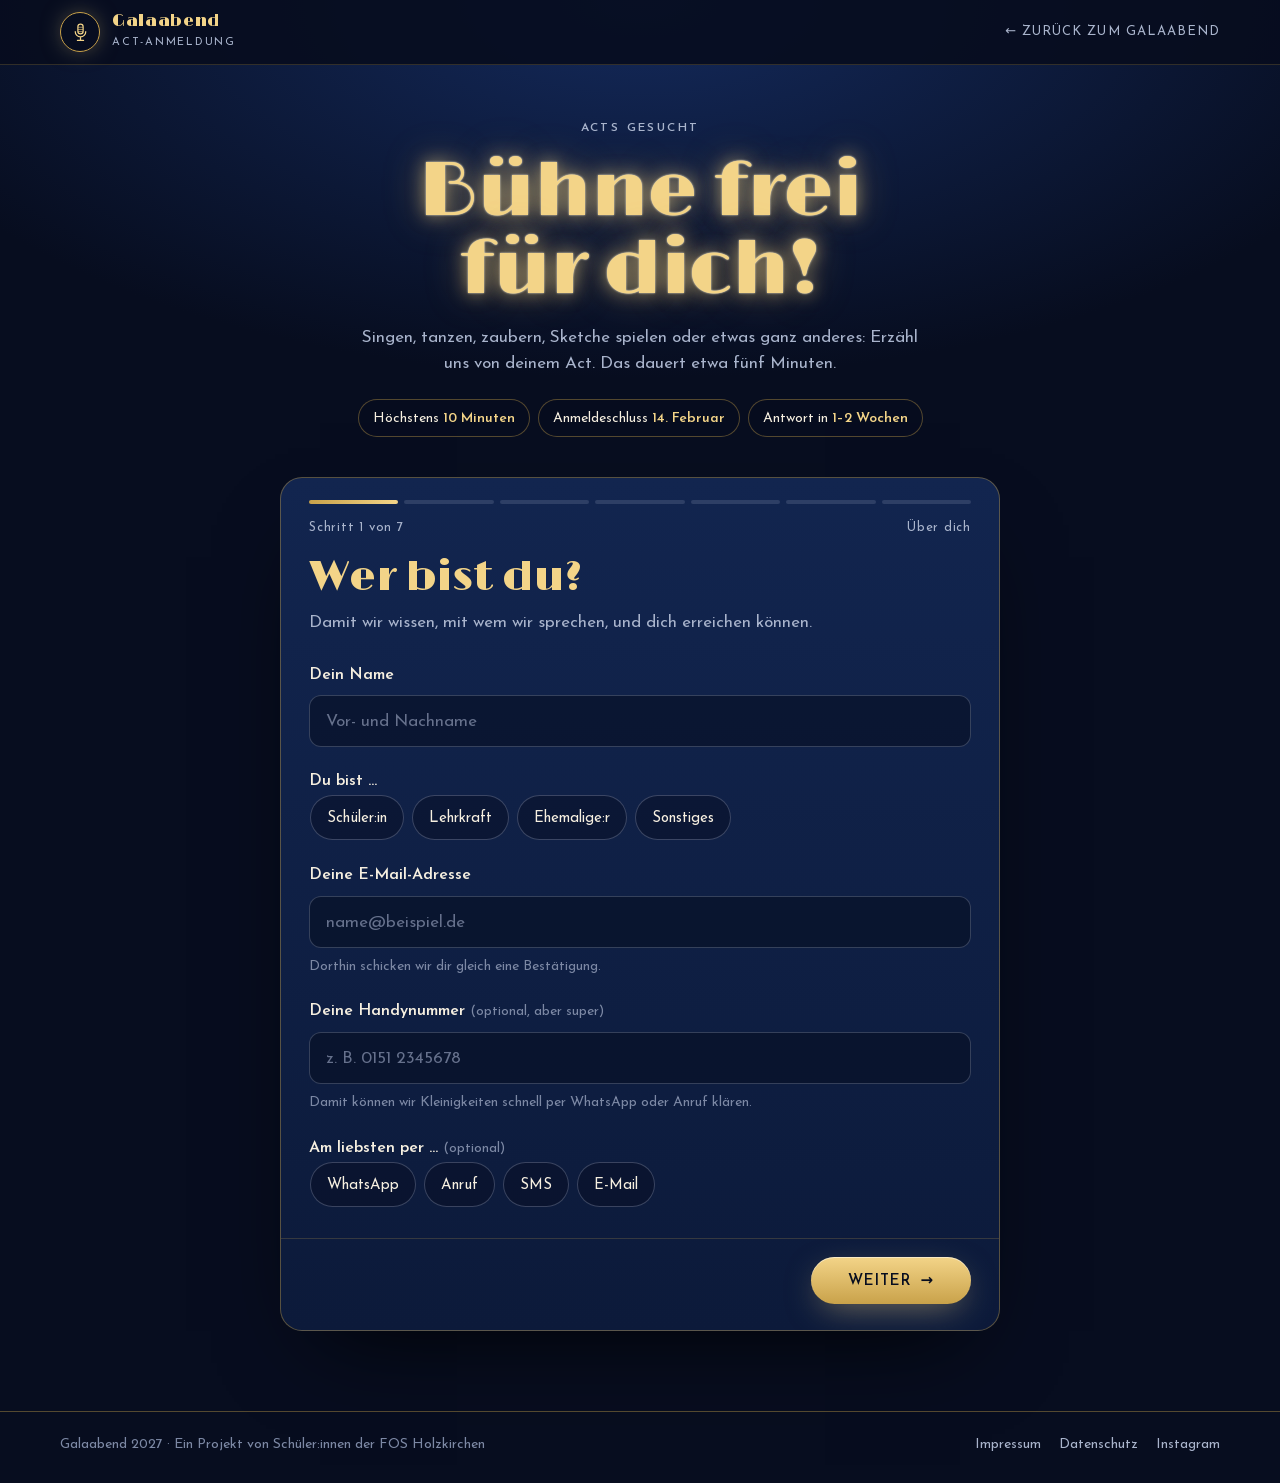
<file: galaabend/anmeldung/index.html>
<!doctype html>
<html lang="de">
<head>
<meta charset="utf-8">
<meta name="viewport" content="width=device-width, initial-scale=1, viewport-fit=cover">
<link rel="icon" href="data:image/svg+xml,%3Csvg%20xmlns%3D%22http%3A%2F%2Fwww.w3.org%2F2000%2Fsvg%22%20viewBox%3D%220%200%2064%2064%22%3E%3Crect%20width%3D%2264%22%20height%3D%2264%22%20rx%3D%2214%22%20fill%3D%22%231f5fa8%22%2F%3E%3Cg%20fill%3D%22none%22%20stroke%3D%22%23f3d488%22%20stroke-width%3D%224.2%22%20stroke-linecap%3D%22round%22%20stroke-linejoin%3D%22round%22%3E%3Crect%20x%3D%2224%22%20y%3D%227%22%20width%3D%2216%22%20height%3D%2229%22%20rx%3D%228%22%20fill%3D%22%23f3d488%22%2F%3E%3Cpath%20d%3D%22M16%2029a16%2016%200%200%200%2032%200M32%2045v10M23%2055h18%22%2F%3E%3C%2Fg%3E%3C%2Fsvg%3E">
<meta name="theme-color" content="#0c1a3a">
<meta property="og:type" content="website">
<meta property="og:locale" content="de_DE">
<meta property="og:title" content="Act anmelden · Galaabend 2027 · FOS Holzkirchen">
<meta property="og:description" content="Bühne frei für dich: Melde deinen Act für den Galaabend der FOS Holzkirchen an. Musik, Tanz, Comedy, Theater und mehr.">
<meta property="og:url" content="https://joshuaherdt.github.io/winterball-fos/galaabend/anmeldung/">
<meta property="og:image" content="https://joshuaherdt.github.io/winterball-fos/og/galaabend.jpg">
<meta property="og:image:width" content="1200">
<meta property="og:image:height" content="630">
<meta name="twitter:card" content="summary_large_image">
<link rel="canonical" href="https://joshuaherdt.github.io/winterball-fos/galaabend/anmeldung/">
<script>window.WB_BASE = "../../";</script>
<title>Act anmelden · Galaabend 2027 · FOS Holzkirchen</title>
<meta name="description" content="Bühne frei für dich: Melde deinen Act für den Galaabend der FOS Holzkirchen an. Musik, Tanz, Comedy, Theater und mehr.">
<meta name="claude:viewport-fit-sides" content="cover">
<link rel="stylesheet" href="../../fonts/f-07fc7286.css">
<style>
/* Act-Anmeldung für den Galaabend: gleiche Bühnen-Optik wie die Eventseite, aber ruhig und
   aufs Ausfüllen konzentriert. Ein Schritt pro Bildschirm, große Antippflächen, am Ende eine
   Zusammenfassung. Die Angaben gehen an ein Google-Formular (siehe CONFIG → anmeldung). */
:root {
  --night: #070d1f;
  --navy: #0c1a3a;
  --navy-2: #12254f;
  --blue: #1f5fa8;
  --blue-hi: #5b93d6;
  --gold: #c9a24a;
  --gold-hi: #f3d488;
  --cream: #f6efe0;
  --mist: #a9b4cc;
  --mist-2: #7c88a4;
  --line: rgba(201, 162, 74, .22);
  --line-2: rgba(201, 162, 74, .4);
  --bad: #ff9b8a;
  --f-show: "Limelight", "Didot", Georgia, serif;
  --f-sans: "Josefin Sans", "Avenir Next", system-ui, sans-serif;
  --burst: #f3d488, #c9a24a, #ffffff, #5b93d6;
  --burst-shape: spark;
  color-scheme: dark;
}
* { box-sizing: border-box; }
html, body { margin: 0; }
[hidden] { display: none !important; }
body { background: radial-gradient(90% 60% at 50% 0, #142a5c, var(--night) 70%) fixed, var(--night); color: var(--cream); font: 400 17px/1.55 var(--f-sans); -webkit-font-smoothing: antialiased; overflow-x: hidden; }
body::before { content: ""; position: fixed; inset: 0 0 auto; height: env(safe-area-inset-top, 0px); z-index: 60; background: var(--night); }
.wrap { max-width: 760px; margin: 0 auto; padding-left: max(20px, env(safe-area-inset-left, 0px)); padding-right: max(20px, env(safe-area-inset-right, 0px)); }
a { color: inherit; }
:focus-visible { outline: 2px solid var(--gold-hi); outline-offset: 3px; border-radius: 6px; }
::selection { background: var(--gold); color: var(--night); }
h1, h2, h3 { font-weight: 400; margin: 0; text-wrap: balance; }
.label { margin: 0; font: 600 12px/1.3 var(--f-sans); letter-spacing: .2em; text-transform: uppercase; color: var(--gold); }

/* Kopf */
.top { position: sticky; top: env(safe-area-inset-top, 0px); z-index: 50; background: rgba(7, 13, 31, .9); border-bottom: 1px solid var(--line); }
.top .bar { max-width: 1200px; margin: 0 auto; height: 64px; padding: 0 max(20px, env(safe-area-inset-right, 0px)) 0 max(20px, env(safe-area-inset-left, 0px)); display: flex; align-items: center; justify-content: space-between; gap: 16px; }
.brand { display: flex; align-items: center; gap: 12px; text-decoration: none; white-space: nowrap; }
.mono { flex: none; width: 40px; height: 40px; border-radius: 50%; display: grid; place-items: center; border: 1px solid var(--gold); color: var(--gold-hi); box-shadow: 0 0 24px -6px rgba(243, 212, 136, .55); }
.mono svg { width: 21px; height: 21px; fill: none; stroke: currentColor; stroke-width: 1.4; stroke-linecap: round; stroke-linejoin: round; }
.mono .grille { stroke-width: 1; opacity: .7; }
.brand b { display: block; font: 400 17px/1 var(--f-show); color: var(--gold-hi); letter-spacing: .04em; }
.brand small { display: block; margin-top: 4px; font-size: 11px; letter-spacing: .16em; text-transform: uppercase; color: var(--mist); }
.back { font-size: 13px; letter-spacing: .08em; text-transform: uppercase; color: var(--mist); text-decoration: none; white-space: nowrap; }
.back:hover { color: var(--gold-hi); }

/* Buttons */
.btn { appearance: none; border: 0; cursor: pointer; display: inline-flex; align-items: center; justify-content: center; gap: 10px; text-decoration: none; font: 600 15px/1 var(--f-sans); letter-spacing: .06em; text-transform: uppercase; padding: 17px 26px 15px; border-radius: 999px; color: var(--night); background: linear-gradient(180deg, var(--gold-hi), var(--gold)); box-shadow: 0 10px 34px -10px rgba(243, 212, 136, .55), inset 0 1px 0 rgba(255, 255, 255, .5); transition: transform .2s, filter .2s; }
.btn:hover { transform: translateY(-1px); filter: brightness(1.06); }
.btn:active { transform: translateY(1px); }
.btn[disabled] { opacity: .6; cursor: wait; }
.btn-ghost { background: transparent; color: var(--cream); box-shadow: inset 0 0 0 1px var(--line-2); }
.btn-ghost:hover { box-shadow: inset 0 0 0 1px var(--gold-hi); color: var(--gold-hi); }
.txt-btn { appearance: none; border: 0; background: none; cursor: pointer; padding: 0 0 2px; font: 600 13px/1.4 var(--f-sans); letter-spacing: .1em; text-transform: uppercase; color: var(--gold-hi); background-image: linear-gradient(currentColor, currentColor); background-size: 100% 1px; background-position: 0 100%; background-repeat: no-repeat; }

/* Intro */
.intro { padding: 56px 0 8px; text-align: center; display: grid; justify-items: center; gap: 16px; }
.intro h1 { font: 400 clamp(44px, 8vw, 78px)/1 var(--f-show); color: var(--gold-hi); text-shadow: 0 0 2px #fff6dd, 0 0 18px rgba(243, 212, 136, .6), 0 0 40px rgba(201, 162, 74, .45); }
.intro p { margin: 0; color: var(--mist); max-width: 52ch; }
.facts { display: flex; flex-wrap: wrap; justify-content: center; gap: 8px; margin-top: 6px; }
.facts span { padding: 8px 14px 6px; border-radius: 999px; border: 1px solid var(--line-2); background: rgba(7, 13, 31, .6); font-size: 14px; }
.facts b { color: var(--gold-hi); font-weight: 600; }

/* Karte mit Schritten */
.card { margin: 32px 0 80px; border-radius: 22px; border: 1px solid var(--line-2); background: linear-gradient(180deg, var(--navy-2), var(--navy)); box-shadow: 0 40px 90px -40px rgba(0, 0, 0, .9); overflow: hidden; }
.prog { display: flex; gap: 6px; padding: 22px 28px 0; }
.prog i { flex: 1; height: 4px; border-radius: 9px; background: rgba(169, 180, 204, .18); transition: background .4s; }
.prog i.on { background: linear-gradient(90deg, var(--gold), var(--gold-hi)); }
.step-meta { display: flex; justify-content: space-between; gap: 12px; padding: 14px 28px 0; font-size: 13px; color: var(--mist); letter-spacing: .06em; }
.step { padding: 18px 28px 30px; animation: step-in .45s cubic-bezier(.2, .8, .2, 1) both; }
.step.back-in { animation-name: step-back; }
@keyframes step-in { from { opacity: 0; transform: translateX(22px); } }
@keyframes step-back { from { opacity: 0; transform: translateX(-22px); } }
.step h2 { font: 400 clamp(30px, 4.6vw, 42px)/1.05 var(--f-show); color: var(--gold-hi); }
.step > p.lead { margin: 10px 0 0; color: var(--mist); }
.fields { display: grid; gap: 22px; margin-top: 26px; }
.two { display: grid; grid-template-columns: 1fr 1fr; gap: 16px; }
.f { display: grid; gap: 8px; }
.f > span, .f legend { font-weight: 600; font-size: 16px; padding: 0; }
.f small { color: var(--mist-2); font-size: 14px; }
.f .opt { font-weight: 400; color: var(--mist-2); font-size: 14px; }
fieldset.f { border: 0; margin: 0; padding: 0; min-width: 0; }
input[type="text"], input[type="tel"], input[type="email"], input[type="number"], textarea {
  width: 100%; font: 400 17px/1.4 var(--f-sans); color: var(--cream); background: rgba(7, 13, 31, .55); border: 1px solid rgba(169, 180, 204, .28); border-radius: 12px; padding: 14px 16px 12px; transition: border-color .2s, box-shadow .2s; }
textarea { min-height: 120px; resize: vertical; }
input::placeholder, textarea::placeholder { color: #66718c; }
input:focus, textarea:focus { outline: none; border-color: var(--gold); box-shadow: 0 0 0 3px rgba(201, 162, 74, .2); }
.f.bad input, .f.bad textarea, .f.bad .chips { border-color: var(--bad); }
.err { display: none; color: var(--bad); font-size: 14px; }
.f.bad .err { display: block; }
.count { justify-self: end; font-size: 12px; color: var(--mist-2); margin-top: -4px; }
.chips { display: flex; flex-wrap: wrap; gap: 8px; border: 1px solid transparent; border-radius: 14px; }
.chip { position: relative; }
.chip input { position: absolute; opacity: 0; inset: 0; margin: 0; cursor: pointer; }
.chip span { display: inline-flex; align-items: center; gap: 8px; padding: 11px 16px 9px; border-radius: 999px; border: 1px solid rgba(169, 180, 204, .3); background: rgba(7, 13, 31, .45); font-size: 15px; cursor: pointer; transition: background .2s, border-color .2s, color .2s; user-select: none; }
.chip:hover span { border-color: var(--gold); }
.chip input:checked + span { background: linear-gradient(180deg, var(--gold-hi), var(--gold)); color: var(--night); border-color: transparent; font-weight: 600; }
.chip input:focus-visible + span { outline: 2px solid var(--gold-hi); outline-offset: 2px; }
.range { display: grid; grid-template-columns: 1fr auto; gap: 18px; align-items: center; }
input[type="range"] { width: 100%; accent-color: var(--gold); height: 28px; }
.range output { min-width: 92px; text-align: center; padding: 10px 12px 8px; border-radius: 12px; border: 1px solid var(--line-2); font: 400 22px/1 var(--f-show); color: var(--gold-hi); }
.people { display: grid; gap: 10px; }
.person { display: grid; grid-template-columns: 1fr auto; gap: 10px; align-items: center; }
.rm { appearance: none; cursor: pointer; width: 46px; height: 46px; border-radius: 12px; border: 1px solid rgba(169, 180, 204, .28); background: none; color: var(--mist); font-size: 20px; }
.rm:hover { color: var(--bad); border-color: var(--bad); }
.add { justify-self: start; }
.hint { margin: 0; padding: 14px 16px 12px; border-radius: 12px; background: rgba(31, 95, 168, .18); border: 1px solid rgba(91, 147, 214, .3); color: var(--mist); font-size: 15px; }
.hint b { color: var(--cream); }
.consent { display: grid; grid-template-columns: 26px 1fr; gap: 12px; align-items: start; padding: 16px; border-radius: 14px; border: 1px solid rgba(169, 180, 204, .28); background: rgba(7, 13, 31, .45); cursor: pointer; font-size: 15px; color: var(--mist); }
.consent input { width: 22px; height: 22px; margin: 1px 0 0; accent-color: var(--gold); }
.consent a { color: var(--gold-hi); }
.f.bad .consent { border-color: var(--bad); }
.hp { position: absolute; left: -9999px; width: 1px; height: 1px; overflow: hidden; }

/* Navigation unten in der Karte */
.nav { display: flex; justify-content: space-between; align-items: center; gap: 12px; padding: 18px 28px 26px; border-top: 1px solid var(--line); }
.nav .btn { min-width: 160px; }

/* Zusammenfassung */
.sum { display: grid; gap: 14px; margin-top: 24px; }
.sum section { padding: 16px 18px 14px; border-radius: 14px; border: 1px solid var(--line); background: rgba(7, 13, 31, .4); }
.sum header { display: flex; justify-content: space-between; align-items: baseline; gap: 12px; margin-bottom: 8px; }
.sum h3 { font: 600 12px/1.3 var(--f-sans); letter-spacing: .18em; text-transform: uppercase; color: var(--gold); }
.sum dl { margin: 0; display: grid; grid-template-columns: 150px 1fr; gap: 6px 16px; font-size: 15px; }
.sum dt { color: var(--mist-2); }
.sum dd { margin: 0; white-space: pre-line; word-break: break-word; }

/* Fertig */
.done { padding: 44px 28px 40px; text-align: center; display: grid; justify-items: center; gap: 16px; }
.done .ok { width: 72px; height: 72px; border-radius: 50%; display: grid; place-items: center; background: linear-gradient(180deg, var(--gold-hi), var(--gold)); color: var(--night); box-shadow: 0 0 40px -6px rgba(243, 212, 136, .7); }
.done .ok svg { width: 32px; height: 32px; }
.done h2 { font: 400 clamp(34px, 6vw, 52px)/1.05 var(--f-show); color: var(--gold-hi); }
.done p { margin: 0; color: var(--mist); max-width: 46ch; }
.done .row { display: flex; flex-wrap: wrap; justify-content: center; gap: 12px 20px; margin-top: 8px; }
.fail { margin: 0 28px 20px; padding: 16px 18px 14px; border-radius: 14px; border: 1px solid var(--bad); background: rgba(255, 155, 138, .08); color: var(--cream); font-size: 15px; }
.fail a { color: var(--gold-hi); }

.closed { margin: 32px 0 80px; padding: 40px 28px; border-radius: 22px; border: 1px solid var(--line-2); background: linear-gradient(180deg, var(--navy-2), var(--navy)); text-align: center; display: grid; gap: 14px; justify-items: center; }
.closed h2 { font: 400 36px/1.1 var(--f-show); color: var(--gold-hi); }
.closed p { margin: 0; color: var(--mist); max-width: 46ch; }

footer { border-top: 1px solid var(--line-2); font-size: 14px; color: var(--mist-2); }
.foot { max-width: 1200px; margin: 0 auto; padding: 22px max(20px, env(safe-area-inset-right, 0px)) calc(28px + env(safe-area-inset-bottom, 0px)) max(20px, env(safe-area-inset-left, 0px)); display: flex; justify-content: space-between; flex-wrap: wrap; gap: 10px 24px; }
.foot nav { display: flex; gap: 18px; flex-wrap: wrap; }
.foot a { color: var(--mist); text-decoration: none; }
.foot a:hover { color: var(--gold-hi); }

@media (max-width: 360px) {
  .brand { gap: 8px; }
  .mono { width: 34px; height: 34px; }
  .back { font-size: 12px; letter-spacing: .04em; }
}
@media (max-width: 640px) {
  .back .long { display: none; }
  .intro { padding-top: 36px; }
  .card { margin-top: 24px; border-radius: 18px; }
  .prog, .step-meta { padding-left: 20px; padding-right: 20px; }
  .step { padding: 16px 20px 26px; }
  .two { grid-template-columns: 1fr; }
  .nav { padding: 16px 20px calc(20px + env(safe-area-inset-bottom, 0px)); position: sticky; bottom: 0; background: var(--navy); }
  .nav .btn { min-width: 0; flex: 1; padding-inline: 16px; }
  .sum dl { grid-template-columns: 1fr; gap: 0 0; }
  .sum dt { margin-top: 6px; }
  .fail { margin: 0 20px 18px; }
}
@media (prefers-reduced-motion: reduce) { *, *::before, *::after { animation: none !important; transition: none !important; } }
</style>
</head>
<body>
<header class="top">
  <div class="bar">
    <a class="brand" href="../" aria-label="Zur Seite des Galaabends">
      <span class="mono" aria-hidden="true"><svg viewBox="0 0 24 24"><rect x="9" y="2.5" width="6" height="11" rx="3"/><path class="grille" d="M9.6 6h4.8M9.6 8.5h4.8M9.6 11h4.8"/><path d="M6 11a6 6 0 0 0 12 0M12 17v4M8.5 21h7"/></svg></span>
      <span><b>Galaabend</b><small>Act-Anmeldung</small></span>
    </a>
    <a class="back" href="../"><span aria-hidden="true">←</span> <span class="long">Zurück zum </span>Galaabend</a>
  </div>
</header>

<main class="wrap">
  <div class="intro">
    <p class="label">Acts gesucht</p>
    <h1>Bühne frei für dich!</h1>
    <p>Singen, tanzen, zaubern, Sketche spielen oder etwas ganz anderes: Erzähl uns von deinem Act. Das dauert etwa fünf Minuten.</p>
    <div class="facts"><span>Höchstens <b>10 Minuten</b></span><span>Anmeldeschluss <b data-due></b></span><span>Antwort in <b>1–2 Wochen</b></span></div>
  </div>

  <div class="closed" id="closed" hidden>
    <p class="label">Anmeldung geschlossen</p>
    <h2 id="closedTitle">Der Vorhang ist zu</h2>
    <p id="closedText">Die Anmeldung für Acts ist beendet. Danke an alle, die sich gemeldet haben!</p>
    <a class="btn" href="../">Zum Galaabend <span aria-hidden="true">→</span></a>
  </div>

  <form class="card" id="form" novalidate>
    <div class="prog" id="prog" aria-hidden="true"></div>
    <div class="step-meta"><span id="stepNo"></span><span id="stepName"></span></div>

    <!-- 1 · Du -->
    <section class="step" data-step="Über dich">
      <h2>Wer bist du?</h2>
      <p class="lead">Damit wir wissen, mit wem wir sprechen, und dich erreichen können.</p>
      <div class="fields">
        <label class="f" data-req="name"><span>Dein Name</span><input type="text" name="name" autocomplete="name" placeholder="Vor- und Nachname"><em class="err">Bitte gib deinen Namen an.</em></label>
        <fieldset class="f" data-req="rolle"><legend>Du bist …</legend>
          <div class="chips">
            <label class="chip"><input type="radio" name="rolle" value="Schüler:in"><span>Schüler:in</span></label>
            <label class="chip"><input type="radio" name="rolle" value="Lehrkraft"><span>Lehrkraft</span></label>
            <label class="chip"><input type="radio" name="rolle" value="Ehemalige:r"><span>Ehemalige:r</span></label>
            <label class="chip"><input type="radio" name="rolle" value="Sonstiges"><span>Sonstiges</span></label>
          </div>
          <em class="err">Bitte wähl eins aus.</em>
        </fieldset>
        <label class="f" data-req="klasse" data-if="rolle=Schüler:in"><span>Deine Klasse</span><input type="text" name="klasse" placeholder="z. B. 12BS" autocapitalize="characters"><em class="err">Bitte gib deine Klasse an.</em></label>
        <label class="f" data-req="email"><span>Deine E-Mail-Adresse</span><input type="email" name="email" autocomplete="email" inputmode="email" placeholder="name@beispiel.de"><small>Dorthin schicken wir dir gleich eine Bestätigung.</small><em class="err" id="mailErr">Bitte gib deine E-Mail-Adresse an.</em></label>
        <label class="f" data-req="telefon"><span>Deine Handynummer <span class="opt">(optional, aber super)</span></span><input type="tel" name="telefon" autocomplete="tel" inputmode="tel" placeholder="z. B. 0151 2345678"><small>Damit können wir Kleinigkeiten schnell per WhatsApp oder Anruf klären.</small><em class="err">Die Handynummer sieht unvollständig aus.</em></label>
        <fieldset class="f"><legend>Am liebsten per … <span class="opt">(optional)</span></legend>
          <div class="chips">
            <label class="chip"><input type="checkbox" name="erreichbar" value="WhatsApp"><span>WhatsApp</span></label>
            <label class="chip"><input type="checkbox" name="erreichbar" value="Anruf"><span>Anruf</span></label>
            <label class="chip"><input type="checkbox" name="erreichbar" value="SMS"><span>SMS</span></label>
            <label class="chip"><input type="checkbox" name="erreichbar" value="E-Mail"><span>E-Mail</span></label>
          </div>
        </fieldset>
      </div>
    </section>

    <!-- 2 · Act -->
    <section class="step" data-step="Dein Act" hidden>
      <h2>Was hast du vor?</h2>
      <p class="lead">Ein paar Sätze reichen. Wir wollen uns nur vorstellen können, was uns erwartet.</p>
      <div class="fields">
        <label class="f" data-req="titel"><span>Titel deines Acts</span><input type="text" name="titel" placeholder="z. B. „Bohemian Rhapsody a cappella“" maxlength="120"><em class="err">Gib deinem Act einen Titel, gern auch einen Arbeitstitel.</em></label>
        <fieldset class="f" data-req="sparte"><legend>Was für ein Act ist es?</legend>
          <small>Mehrere möglich.</small>
          <div class="chips">
            <label class="chip"><input type="checkbox" name="sparte" value="Gesang"><span>Gesang</span></label>
            <label class="chip"><input type="checkbox" name="sparte" value="Band"><span>Band</span></label>
            <label class="chip"><input type="checkbox" name="sparte" value="Instrumental"><span>Instrumental</span></label>
            <label class="chip"><input type="checkbox" name="sparte" value="Tanz"><span>Tanz</span></label>
            <label class="chip"><input type="checkbox" name="sparte" value="Comedy"><span>Comedy</span></label>
            <label class="chip"><input type="checkbox" name="sparte" value="Theater / Sketch"><span>Theater / Sketch</span></label>
            <label class="chip"><input type="checkbox" name="sparte" value="Parodie"><span>Parodie</span></label>
            <label class="chip"><input type="checkbox" name="sparte" value="Zauberei"><span>Zauberei</span></label>
            <label class="chip"><input type="checkbox" name="sparte" value="Etwas anderes"><span>Etwas anderes</span></label>
          </div>
          <em class="err">Bitte wähl mindestens eins aus.</em>
        </fieldset>
        <label class="f" data-req="beschreibung"><span>Beschreib deinen Act kurz</span><textarea name="beschreibung" maxlength="1500" placeholder="Was passiert auf der Bühne? Welches Lied, welcher Tanz, welche Idee?"></textarea><span class="count" data-count="beschreibung"></span><em class="err">Bitte beschreib deinen Act in ein paar Sätzen.</em></label>
      </div>
    </section>

    <!-- 3 · Wer -->
    <section class="step" data-step="Mitwirkende" hidden>
      <h2>Wer macht mit?</h2>
      <p class="lead">Trag alle ein, die mit auf der Bühne stehen, dich eingeschlossen.</p>
      <div class="fields">
        <fieldset class="f"><legend>Auf der Bühne</legend>
          <div class="chips">
            <label class="chip"><input type="radio" name="allein" value="ja" checked><span>Nur ich</span></label>
            <label class="chip"><input type="radio" name="allein" value="nein"><span>Wir sind mehrere</span></label>
          </div>
        </fieldset>
        <div class="f" data-req="leute" data-if="allein=nein">
          <span>Namen der Mitwirkenden</span>
          <small>Mit Klasse, falls ihr Schüler:innen seid.</small>
          <div class="people" id="people"></div>
          <button type="button" class="txt-btn add" id="addPerson">+ Person hinzufügen</button>
          <em class="err">Bitte trag mindestens eine weitere Person ein.</em>
        </div>
      </div>
    </section>

    <!-- 4 · Bühne & Technik -->
    <section class="step" data-step="Bühne & Technik" hidden>
      <h2>Was brauchst du dafür?</h2>
      <p class="lead">Ton und Licht sind grundsätzlich vorhanden. Alles Weitere klären wir mit dir.</p>
      <div class="fields">
        <div class="f">
          <span>Wie lange dauert dein Act ungefähr?</span>
          <div class="range"><input type="range" name="dauer" min="1" max="10" step="1" value="4" aria-label="Dauer in Minuten"><output id="dauerOut">4 Min.</output></div>
          <small>Höchstens 10 Minuten.</small>
        </div>
        <fieldset class="f"><legend>Technik und Ausstattung <span class="opt">(optional)</span></legend>
          <div class="chips">
            <label class="chip"><input type="checkbox" name="technik" value="Mikrofon"><span>Mikrofon</span></label>
            <label class="chip"><input type="checkbox" name="technik" value="Headset"><span>Headset</span></label>
            <label class="chip"><input type="checkbox" name="technik" value="Musik abspielen"><span>Musik abspielen</span></label>
            <label class="chip"><input type="checkbox" name="technik" value="Beamer / Leinwand"><span>Beamer / Leinwand</span></label>
            <label class="chip"><input type="checkbox" name="technik" value="Klavier / Keyboard"><span>Klavier / Keyboard</span></label>
            <label class="chip"><input type="checkbox" name="technik" value="Verstärker"><span>Verstärker</span></label>
            <label class="chip"><input type="checkbox" name="technik" value="Besonderes Licht"><span>Besonderes Licht</span></label>
            <label class="chip"><input type="checkbox" name="technik" value="Requisiten / Möbel"><span>Requisiten / Möbel</span></label>
          </div>
        </fieldset>
        <label class="f"><span>Noch etwas zur Technik? <span class="opt">(optional)</span></span><textarea name="technikMehr" maxlength="800" placeholder="z. B. zwei Mikros auf Ständern, Musik kommt vom Handy"></textarea></label>
        <label class="f"><span>Bringst du selbst etwas mit? <span class="opt">(optional)</span></span><small>Instrumente, Kostüme, Requisiten oder Anschaffungen, die du sowieso geplant hast.</small><textarea name="mitbringen" maxlength="800" placeholder="z. B. eigene Gitarre und Verstärker"></textarea></label>
      </div>
    </section>

    <!-- 5 · Kosten -->
    <section class="step" data-step="Kosten" hidden>
      <h2>Brauchst du einen Zuschuss?</h2>
      <p class="lead">Falls für deinen Act etwas besorgt werden muss, zum Beispiel Kostüme oder Requisiten.</p>
      <div class="fields">
        <fieldset class="f"><legend>Kostenzuschuss</legend>
          <div class="chips">
            <label class="chip"><input type="radio" name="zuschussJa" value="nein" checked><span>Nein, brauche ich nicht</span></label>
            <label class="chip"><input type="radio" name="zuschussJa" value="ja"><span>Ja</span></label>
          </div>
        </fieldset>
        <div class="two" data-if="zuschussJa=ja">
          <label class="f" data-req="zuschuss"><span>Ungefähr wie viel?</span><input type="number" name="zuschuss" min="1" max="2000" step="1" inputmode="numeric" placeholder="Betrag in Euro"><em class="err">Bitte gib einen Betrag an.</em></label>
        </div>
        <label class="f" data-req="zuschussWofuer" data-if="zuschussJa=ja"><span>Wofür?</span><textarea name="zuschussWofuer" maxlength="800" placeholder="z. B. Stoff für Kostüme, Requisiten"></textarea><em class="err">Bitte schreib kurz, wofür.</em></label>
        <p class="hint" data-if="zuschussJa=ja">Wir schauen uns alle Wünsche gemeinsam an und sagen dir dann, was möglich ist. <b>Bitte kauf erst ein, wenn wir den Zuschuss bestätigt haben</b>, damit wir dir das Geld sicher erstatten können.</p>
      </div>
    </section>

    <!-- 6 · Noch was -->
    <section class="step" data-step="Zum Schluss" hidden>
      <h2>Was willst du uns noch sagen?</h2>
      <p class="lead">Wünsche, Fragen, Ideen oder etwas, das wir wissen sollten.</p>
      <div class="fields">
        <label class="f"><span>Deine Nachricht an das Orga-Team <span class="opt">(optional)</span></span><textarea name="nachricht" maxlength="1500" placeholder="z. B. Wir können nur dienstags proben. Oder: Ich hätte noch eine Idee für die Moderation …"></textarea><span class="count" data-count="nachricht"></span></label>
        <div class="f" data-req="einwilligung">
          <label class="consent"><input type="checkbox" name="einwilligung" value="ja"><span>Ich bin einverstanden, dass das Orga-Team des Galaabends meine Angaben speichert, um meine Anmeldung zu bearbeiten und mich zu kontaktieren. Die Daten werden nach dem Galaabend gelöscht. Mehr dazu in der <a data-datenschutz href="../../datenschutz/" target="_blank" rel="noopener">Datenschutzerklärung</a>.</span></label>
          <em class="err">Bitte stimm zu, damit wir deine Anmeldung bearbeiten dürfen.</em>
        </div>
        <label class="hp" aria-hidden="true">Bitte leer lassen<input type="text" name="website" tabindex="-1" autocomplete="off"></label>
      </div>
    </section>

    <!-- 7 · Prüfen -->
    <section class="step" data-step="Prüfen" hidden>
      <h2>Alles richtig?</h2>
      <p class="lead">Schau noch einmal drüber. Mit „Bearbeiten“ kommst du zurück zum jeweiligen Schritt.</p>
      <div class="sum" id="sum"></div>
      <p class="hint" style="margin-top:18px"><b>Schön, dass du dabei sein willst!</b> Nach dem Absenden bekommst du eine Bestätigung per E-Mail. In den nächsten ein bis zwei Wochen meldet sich das Orga-Team bei dir, um alles Weitere mit dir zu besprechen.</p>
    </section>

    <p class="fail" id="fail" hidden></p>
    <div class="nav" id="nav">
      <button type="button" class="btn btn-ghost" id="prev">Zurück</button>
      <button type="button" class="btn" id="next">Weiter <span aria-hidden="true">→</span></button>
    </div>

    <!-- Fertig -->
    <div class="done" id="done" hidden>
      <div class="ok"><svg viewBox="0 0 24 24" fill="none" stroke="currentColor" stroke-width="2" stroke-linecap="round" stroke-linejoin="round"><path d="m5 12.5 4.5 4.5L19 7.5"/></svg></div>
      <p class="label">Anmeldung angekommen</p>
      <h2>Applaus, <span id="doneName"></span>!</h2>
      <p>Danke, dass du dabei sein willst, wir freuen uns riesig auf deinen Act! In ein paar Minuten bekommst du eine Bestätigung per E-Mail (schau zur Not im Spam-Ordner). In den nächsten ein bis zwei Wochen meldet sich das Orga-Team bei dir, um alles Weitere zu besprechen.</p>
      <div class="row">
        <a class="btn" href="../">Zum Galaabend <span aria-hidden="true">→</span></a>
        <button type="button" class="btn btn-ghost" id="again">Noch einen Act anmelden</button>
      </div>
    </div>
  </form>
</main>

<footer>
  <div class="foot">
    <span>Galaabend 2027 · Ein Projekt von Schüler:innen der FOS Holzkirchen</span>
    <nav aria-label="Rechtliches"><a data-impressum href="../../impressum/">Impressum</a><a data-datenschutz href="../../datenschutz/">Datenschutz</a><a data-insta href="#">Instagram</a></nav>
  </div>
</footer>

<script>window.WB_ONLY = "galaabend";</script>
<script>
/* =====================================================================
   INHALTE – alle Angaben der Website stehen hier an einer Stelle.
   Werte ändern, danach ./build.sh ausführen.
   Leere Felder ("") werden auf der Seite automatisch ausgeblendet.
   Text in [eckigen Klammern] wird als „noch auszufüllen“ markiert angezeigt.
   ===================================================================== */
const CONFIG = {
  schule: "FOS Holzkirchen",
  schuleVoll: "Staatliche Fachoberschule Holzkirchen",
  adresse: "Jörg-Hube-Straße 2, 83607 Holzkirchen",
  team: "Winterball-Team",
  seitenUrl: "https://joshuaherdt.github.io/winterball-fos/",   // Adresse der Website (für Teilen-Links)
  // Ticketverkauf: nur persönlich in der Pause, bar, mit Papierticket
  verkauf: {
    wann: "Mittwoch und Donnerstag, 2. Pause",
    wo: "Aufenthaltsraum",
    zahlung: "Bar, du bekommst dein Ticket direkt auf Papier"
  },
  instagram: "fos_holzkirchen_smv",               // Instagram-Name ohne @ (leer = ausgeblendet)
  mail: "tickets.fosholzkirchen@gmail.com",        // Kontakt-E-Mail (leer = ausgeblendet)
  zaehler: "https://joshuaherdt.goatcounter.com/count", // Besucherzählung mit GoatCounter (leer = aus)
  // Angaben für Impressum und Datenschutzerklärung (§ 5 DDG, Art. 13 DSGVO)
  verantwortlich: {
    name: "Joshua Herdt (Schülersprecher)",        // verantwortlich für die Website
    name2: "Maximilian Gründinger (Website)",       // ebenfalls verantwortlich für die Website
    name3: "Pascal Schindler (Website)",           // ebenfalls verantwortlich für die Website
    mail: "tickets.fosholzkirchen@gmail.com",
    fotos: "Malou, Klasse 13BS"   // Bildnachweis Abiball-Fotos
  },
  events: [
    {
      id: "winterball",
      seite: "winterball/",                        // Unterseite dieses Events (relativ zur Startseite)
      name: "Winterball",
      jahr: "2026",
      kicker: "Die Ballnacht im Dezember",
      tagline: "Ein Abend in Abendgarderobe, mit Musik, Tanz und dem ganzen Jahrgang.",
      start: "2026-12-18T18:00:00",                // Einlass
      ende: "2026-12-18T22:30:00",
      datumText: "Fr, 18. Dezember 2026",
      datumKurz: "18.12.2026",
      zeitText: "Einlass 18:00 bis 18:30 · Ende 22:30",
      ort: "Aula der FOS Holzkirchen",
      ortZusatz: "Jörg-Hube-Straße 2, 83607 Holzkirchen",
      preise: [                                    // erster Eintrag = Preis in den Eckdaten
        { label: "Ticket", preis: "10 €" }
      ],
      preisInfo: "",                               // kleine Zeile unter dem Preis in den Eckdaten (leer = keine)
      kontingent: null,                            // { gesamt: 300, verkauft: 120 } – nur echte Zahlen
      verkaufAb: "2026-11-18",                     // Verkaufsstart in der Pause (null = steht noch nicht fest)
      // Eigene Verkaufsorte (nur Winterball): erscheinen als Spalten im Ticket-Bereich und im Ticketfenster
      verkaufOrte: [
        { name: "FOS", tage: "Mittwoch und Donnerstag", pause: "2. Pause", wo: "Aufenthaltsraum", ab: "2026-11-18" },
        { name: "Gymnasium", tage: "Mittwoch und Freitag", pause: "2. Pause", wo: "Foyer", ab: "2026-11-27" }
      ],
                                                   // Status und Text stellen sich daraus automatisch ein
      dresscode: "Abendgarderobe",
      ablauf: [
        ["18:00", "Einlass bis 18:30"],
        ["Danach", "Klassischer Start in den Ballabend"],
        ["Später", "Dann wird es immer mehr Party"],
        ["22:30", "Ende"]
      ],
      ablaufHinweis: "Das genaue Programm gibt es am Abend selbst."
    },
    {
      id: "galaabend",
      seite: "galaabend/",
      name: "Galaabend",
      jahr: "2027",
      kicker: "Die Bühnenshow im März",
      tagline: "Eine Bühnenshow von Schüler:innen und Lehrkräften: Musik, Tanz, Comedy, Theater und mehr.",
      start: "2027-03-18T19:00:00",                // Beginn
      ende: null,                                  // Ende noch offen
      datumText: "Do, 18. März 2027",
      datumKurz: "18.03.2027",
      zeitText: "Beginn 19:00",
      ort: "Aula der FOS Holzkirchen",
      ortZusatz: "Jörg-Hube-Straße 2, 83607 Holzkirchen",
      preise: [
        { label: "Ticket", preis: "5 €" },
        { label: "3 Tickets", preis: "10 €", hinweis: "Zwei kaufen, das dritte gratis für Familie oder Freunde" }
      ],
      preisInfo: "3 Tickets für 10 €",
      kontingent: null,
      plaetze: 420,
      ausweis: false,                              // kein Ausweis am Einlass nötig
      verkaufAb: null,                             // genauer Verkaufsstart steht noch nicht fest
      verkaufHinweis: "Tickets ab den Faschingsferien", // ersetzt Status und Verkaufszeiten, solange es keinen genauen Start gibt
      vorverkauf: "Tickets gibt es ab den Faschingsferien. Die genauen Verkaufszeiten geben wir hier und auf Instagram bekannt.",
      dresscode: "Kein Dresscode, komm, wie du magst",
      anmeldungUrl: "anmeldung/",                  // Link zur Act-Anmeldung (leer = „Anmeldung öffnet bald“)
      // Act-Anmeldung (galaabend/anmeldung/): schickt die Angaben an ein Google-Formular.
      // formUrl = Link zum Formular (…/viewform), felder = Zuordnung unserer Felder zu den Formularfragen (entry.…)
      anmeldung: {
        formUrl: "https://docs.google.com/forms/d/e/1FAIpQLSczVK-xFuKNRg7pNem2YCwZ6mgtBWafMitnMy3DT9OUvDqyaQ/viewform",
        felder: {
          name: "entry.229047664", rolleKlasse: "entry.248625038", telefon: "entry.631563085", email: "entry.2127110062",
          erreichbar: "entry.1366109854", titel: "entry.1780089570", sparte: "entry.1892016127", beschreibung: "entry.1635024999",
          mitwirkende: "entry.1263199066", dauer: "entry.1138693358", technik: "entry.17451326", mitbringen: "entry.1468615856",
          zuschuss: "entry.1645096892", zuschussWofuer: "entry.91655807", nachricht: "entry.478751171", einwilligung: "entry.1288838015"
        }
      },
      anmeldeschluss: "14. Februar 2027",
      ablaufFertig: true,                          // kompletter Ablauf, kein „weiteres Programm folgt“
      ablauf: [
        ["Einlass", "Freie Platzwahl"],
        ["19:00", "Erster Teil der Show"],
        ["Pause", "Kurz durchatmen"],
        ["Teil 2", "Zweiter Teil der Show"],
        ["Ende", "Uhrzeit folgt"]
      ],
      highlights: [
        ["mic", "Musik & Tanz", "Bands, Gesang, Instrumentalstücke und Choreos."],
        ["mask", "Comedy & Theater", "Sketche, Parodien, Zauberei und andere Bühnenideen."],
        ["users", "Lehrkräfte auf der Bühne", "Auch unsere Lehrkräfte treten auf. Lasst euch überraschen."],
        ["book", "Eine Reise", "Ein Urlaub, der nicht nach Plan läuft. Mehr verraten wir noch nicht."]
      ],
      faq: [
        ["Was ist der Galaabend?",
         "Eine Bühnenshow von Schüler:innen, für Schüler:innen, Lehrkräfte, Eltern und Freunde. Keine Party und kein Ball, sondern rund drei Stunden Programm mit Pause: Musik, Tanz, Comedy, Theater und mehr, verbunden durch eine durchgehende Geschichte."],
        ["Was kostet ein Ticket?",
         "Ein Ticket kostet 5 €. Wer zwei Tickets kauft (10 €), bekommt ein drittes gratis dazu, also drei Tickets für 10 €. Das Gratisticket ist für eine Person von außerhalb der Schule gedacht, zum Beispiel Familie oder Freunde."],
        ["Steht der Termin schon fest?",
         "Ja: Donnerstag, 18. März 2027, in der Aula. Beginn ist um 19:00 Uhr."],
        ["Ab wann gibt es Tickets?",
         "Ab den Faschingsferien. Die genauen Verkaufszeiten geben wir hier und auf Instagram bekannt."],
        ["Gibt es feste Sitzplätze?",
         "Nein, es gilt freie Platzwahl. In der Aula gibt es 420 Plätze."],
        ["Gibt es Alkohol?",
         "Nein, der Galaabend ist alkoholfrei."],
        ["Wie kann ich selbst auftreten?",
         "Die Anmeldung ist ab sofort möglich. Melde deinen Act bis zum 14. Februar 2027 an. Ein Act dauert höchstens 10 Minuten, erlaubt ist fast alles, was auf eine Bühne passt. Nach der Anmeldung meldet sich das Orga-Team innerhalb von ein bis zwei Wochen bei dir."],
        ["Gibt es etwas zu essen und zu trinken?",
         "Ob es in der Pause einen Verkauf gibt, ist noch offen. Wir geben es hier rechtzeitig bekannt."]
      ]
    },
    {
      id: "abiball",
      seite: "abiball/",
      name: "Abiball",
      jahr: "2027",
      kicker: "Für den Abschlussjahrgang 2027",
      tagline: "Den Abschluss feiern, mit Familie, Freund:innen und Lehrkräften.",
      start: "2027-07-09T00:00:00",
      ganztags: true,                              // Uhrzeit steht noch nicht fest
      ende: null,
      datumText: "Fr, 9. Juli 2027",
      datumKurz: "09.07.2027",
      zeitText: "Uhrzeit wird bekannt gegeben",
      ort: "Wird bekannt gegeben",
      ortZusatz: "",
      abimotto: "",                                // Abimotto (leer = ausgeblendet)
      preise: [
        { label: "Ticket", preis: "35 €" }
      ],
      preisInfo: "",
      kontingent: null,
      verkaufAb: "2026-11-16",
      dresscode: "Abendgarderobe",
      ablauf: []
    }
  ],
  // Weitere Events (ohne Tickets): erscheinen auf der Startseite unter „Weitere Events“, in dieser Reihenfolge.
  // datum = Tag im Format JJJJ-MM-TT (für die Datumsbox und „vorbei“), null = Termin steht noch nicht fest
  weitere: {
    veranstalter: "AG Schulleben",
    liste: [
      { name: "Weihnachtsbasar", datum: "2026-12-23", wann: "Mi, 23. Dezember 2026 · ganzer Tag", ort: "Aula und Schulgebäude",
        text: "Jede Klasse hat einen eigenen Stand oder eine eigene Aktion. Schau vorbei und lass dich überraschen." },
      { name: "Mottotage", datum: null, wann: "Termin folgt", ort: "",
        text: "Ein paar Tage, an denen jeder Tag ein eigenes Motto hat. Die Mottos geben wir rechtzeitig bekannt." },
      { name: "Valentinstag", datum: null, wann: "Rund um den 14. Februar · Termin folgt", ort: "",
        text: "Rosen verschenken: Die SMV gibt euren Klassensprecher:innen Bestellzettel. Ausgefüllt gebt ihr sie bis zum Abgabetag im Sekretariat ab, und wir liefern die Rosen aus." },
      { name: "Volleyballturnier", datum: null, wann: "Termin folgt", ort: "Turnhalle",
        text: "Für alle 12. und 13. Klassen." },
      { name: "Zeugnisverleihung", datum: "2027-07-09", wann: "Fr, 9. Juli 2027", ort: "Aula",
        text: "Die feierliche Übergabe der Abschlusszeugnisse." }
    ]
  },
  highlights: [
    ["music", "Musik & Tanz", "Die Tanzfläche gehört euch, den ganzen Abend lang."],
    ["star", "Abendgarderobe", "Ein Anlass, sich richtig schick zu machen."],
    ["glass", "Gemeinsam feiern", "Mit Freund:innen, Mitschüler:innen und Lehrkräften."],
    ["camera", "Erinnerungen", "Ein Abend, über den ihr noch lange redet."]
  ],
  schritte: [
    ["In die Pause kommen", "Mittwoch oder Donnerstag in der 2. Pause in den Aufenthaltsraum."],
    ["Bar bezahlen", "Du zahlst bar und bekommst dein Ticket direkt auf Papier."],
    ["Ticket vorzeigen", "Am Einlass zeigst du dein Papierticket vor. Gut aufheben!"]
  ],
  faq: [
    ["Wo gibt es die Tickets?",
     "Ab dem 18. November Mittwoch und Donnerstag in der 2. Pause im Aufenthaltsraum. Für den Winterball gibt es zusätzlich einen Verkauf am Gymnasium: Mittwoch und Freitag in der 2. Pause im Foyer, ab dem 27. November. Du zahlst bar und bekommst dein Ticket direkt auf Papier. Am Einlass zeigst du es vor."],
    ["Was kosten die Tickets?",
     "Ein Ticket für den Winterball kostet 10 €, für den Abiball 35 €."],
    ["Wo findet das Event statt?",
     "Winterball und Galaabend finden in der Aula der FOS Holzkirchen statt (Jörg-Hube-Straße 2, 83607 Holzkirchen). Den Ort für den Abiball geben wir rechtzeitig hier auf der Seite bekannt."],
    ["Brauche ich einen Ausweis?",
     "Ja. Bring bitte einen gültigen Lichtbildausweis mit, er kann am Einlass zusammen mit deinem Ticket kontrolliert werden."],
    ["Gibt es Alkohol?",
     "Nein, der Winterball und der Galaabend sind alkoholfrei. Beim Abiball regelt das der externe Gastgeber."],
    ["Darf ich Gäste mitbringen?",
     "Ja, auch Freund:innen von außerhalb der Schule sind willkommen. Jede Person braucht ein eigenes Ticket, das du in der Pause gleich mitkaufen kannst."],
    ["Kann ich mein Ticket zurückgeben oder weitergeben?",
     "Sprich uns dazu einfach beim Ticketverkauf in der Pause an oder schreib uns eine E-Mail."]
  ],
  dresscodeTipps: [
    ["Zur Inspiration", "Anzug, Kleid, Hosenanzug oder was du sonst gern zu einem festlichen Abend trägst."],
    ["Ganz dein Stil", "Ob klassisch, modern oder mit eigener Note: Hauptsache, du fühlst dich wohl."],
    ["Kleiner Tipp", "Für Jogginghose und Turnschuhe ist der Abend eigentlich zu schön."]
  ]
};

/* =====================================================================
   LOGIK – muss für Inhaltsänderungen nicht angefasst werden.
   ===================================================================== */
(function () {
  const $ = (s, r = document) => r.querySelector(s);
  const $$ = (s, r = document) => [...r.querySelectorAll(s)];
  const esc = (t) => String(t).replace(/[&<>"]/g, (c) => ({ "&": "&amp;", "<": "&lt;", ">": "&gt;", '"': "&quot;" }[c]));
  const ph = (t) => esc(t).replace(/\[([^\]]+)\]/g, '<mark class="ph">$1</mark>');
  const plain = (t) => String(t).replace(/\[([^\]]+)\]/g, "$1");
  const enc = encodeURIComponent;
  const still = matchMedia("(prefers-reduced-motion: reduce)").matches;
  const fine = matchMedia("(pointer: fine)").matches;
  // Eine Event-Seite setzt vorher window.WB_ONLY = "winterball" o. ä. und zeigt dann nur dieses Event
  // Verkaufsstatus aus dem Verkaufsstart (verkaufAb) ableiten: vorher „bald“, ab dem Tag „läuft“
  CONFIG.events.forEach((e) => {
    if (e.verkaufAb === undefined) return;
    const ab = e.verkaufAb ? new Date(e.verkaufAb + "T00:00:00") : null;
    e.verkaufAbText = ab ? ab.toLocaleDateString("de-DE", { day: "numeric", month: "long" }) : "";
    if (ab && Date.now() >= ab.getTime()) { e.status = "live"; e.statusText = "Verkauf läuft"; }
    else { e.status = "soon"; e.statusText = ab ? `Verkauf ab ${e.verkaufAbText}` : e.verkaufHinweis || "Verkaufsstart noch offen"; }
    e.statusInfo = e.verkaufOrte ? "An FOS und Gymnasium" : e.verkaufHinweis && !ab ? "Genaue Zeiten folgen" : "Mi + Do, 2. Pause";
  });
  // „27. November“, solange ein Verkaufsstart noch in der Zukunft liegt, sonst leer
  const abText = (d, opt = { day: "numeric", month: "long" }) => {
    if (!d) return ""; const t = new Date(d + "T00:00:00");
    return Date.now() < t.getTime() ? t.toLocaleDateString("de-DE", opt) : "";
  };
  /* ---- Besucherzählung (GoatCounter): ohne Cookies, ohne fremdes Skript ----
     Schickt pro Seitenaufruf eine kleine Anfrage mit Seite, Herkunft, Titel und Bildschirmgröße.
     Nicht auf dem eigenen Rechner (localhost) und nicht, wenn der Browser „Do Not Track“ meldet. */
  if (CONFIG.zaehler && /^https?:$/.test(location.protocol) && !/localhost|127\.0\.0\.1|claude/.test(location.hostname)
      && navigator.doNotTrack !== "1" && window.doNotTrack !== "1") {
    const herkunft = document.referrer && !document.referrer.startsWith(location.origin) ? document.referrer : "";
    const q = new URLSearchParams({ p: location.pathname, q: location.search, r: herkunft, t: document.title,
      s: [screen.width, screen.height, window.devicePixelRatio || 1].join(","), rnd: Math.random().toString(36).slice(2) });
    new Image().src = CONFIG.zaehler + "?" + q;
  }
  const ALL = CONFIG.events.slice();
  if (window.WB_ONLY) CONFIG.events = CONFIG.events.filter((e) => e.id === window.WB_ONLY);
  const single = CONFIG.events.length === 1;
  // Teilen-Links zeigen auf die Seite, auf der man gerade ist (falls sie richtig gehostet ist)
  const pageUrl = /^https?:$/.test(location.protocol) && !/claude|localhost|127\.0\.0\.1/.test(location.hostname)
    ? location.origin + location.pathname : CONFIG.seitenUrl;
  const evById = (id) => CONFIG.events.find((e) => e.id === id);
  const upcoming = CONFIG.events.filter((e) => !e.terminOffen).map((e) => ({ e, t: new Date(e.start).getTime() }))
    .filter((x) => x.t > Date.now()).sort((a, b) => a.t - b.t);
  const next = upcoming[0] ? upcoming[0].e : CONFIG.events[0];
  const nextT = upcoming[0] ? upcoming[0].t : null;
  const live = CONFIG.events.find((e) => e.status === "live") || next;

  /* ---- Grundgerüst für Kauf-Fenster, Countdown-Ziffern, Kontingent ---- */
  const base = document.createElement("style");
  base.textContent = `
html.sheet-open{overflow:hidden}
.price-note{margin:0;font-size:15px;line-height:1.5;opacity:.85}
.ablauf-more{opacity:.6}
.ablauf-more time{letter-spacing:.1em}
.sheet{position:fixed;inset:0;width:100%;height:100%;max-width:none;max-height:none;margin:0;padding:0;border:0;background:transparent;color:inherit;overflow-y:auto;overscroll-behavior:contain}
.sheet[open]{display:flex;padding:max(16px,env(safe-area-inset-top,0px)) max(16px,env(safe-area-inset-right,0px)) max(16px,env(safe-area-inset-bottom,0px)) max(16px,env(safe-area-inset-left,0px))}
.sheet::backdrop{background:rgba(0,0,0,.55);-webkit-backdrop-filter:blur(6px);backdrop-filter:blur(6px)}
.sheet-in{position:relative;width:min(540px,100%);margin:auto;animation:wb-sheet-in .5s cubic-bezier(.2,.85,.2,1) both}
.sheet.closing .sheet-in{animation:wb-sheet-out .22s ease-in both}
.sheet-step[hidden]{display:none!important}
.sheet-evs{display:grid;grid-template-columns:repeat(auto-fit,minmax(180px,1fr));gap:10px}
.sheet-ev{appearance:none;font:inherit;color:inherit;text-align:left;cursor:pointer;display:grid;gap:2px}
.sheet-x{appearance:none;border:0;cursor:pointer;position:absolute;top:14px;right:14px;width:40px;height:40px;border-radius:50%;display:grid;place-items:center;font:inherit;color:inherit;background:transparent}
.sheet-need ul,.sheet-prices{list-style:none;margin:0;padding:0}
.sheet-need li{display:flex;gap:10px;align-items:center}
.sheet-need svg,.sheet-host svg,.sheet-share svg,.ev-cal svg{width:18px;height:18px;flex:none}
.sheet-share{display:flex;flex-wrap:wrap;gap:8px}
.sheet-ok svg{width:34px;height:34px}
@keyframes wb-sheet-in{from{opacity:0;transform:translateY(28px) scale(.97)}}
@keyframes wb-sheet-out{to{opacity:0;transform:translateY(18px) scale(.98)}}
@media (max-width:600px){
  .sheet[open]{padding:0}
  .sheet-in{width:100%;margin:auto 0 0;border-bottom-left-radius:0!important;border-bottom-right-radius:0!important;padding-bottom:calc(26px + env(safe-area-inset-bottom,0px))!important;animation-name:wb-sheet-up}
  .sheet.closing .sheet-in{animation-name:wb-sheet-down}
  .sheet-evs{grid-template-columns:1fr 1fr}
  .sheet-ev{min-width:0}
  .sheet-go{position:sticky;bottom:calc(12px + env(safe-area-inset-bottom,0px));z-index:3;box-shadow:0 10px 30px -6px rgba(0,0,0,.35)}
}
@keyframes wb-sheet-up{from{transform:translateY(100%)}}
@keyframes wb-sheet-down{to{transform:translateY(100%)}}
.cd-n{display:inline-flex;justify-content:center}
.cd-n i{display:inline-block;font-style:normal;overflow:hidden}
.cd-n i.in{animation:wb-digit .55s cubic-bezier(.2,.85,.25,1.15)}
@keyframes wb-digit{from{transform:translateY(-.6em);opacity:0;filter:blur(3px)}}
.quota-bar{height:6px;border-radius:9px;overflow:hidden;background:rgba(127,127,127,.22)}
.quota-bar i{display:block;height:100%;width:calc(var(--q)*100%);border-radius:inherit;background:currentColor;animation:wb-fill 1.6s cubic-bezier(.2,.85,.2,1) .25s both}
@keyframes wb-fill{from{width:0}}
.flash{animation:wb-flash 1.4s ease}
@keyframes wb-flash{30%{box-shadow:0 0 0 4px var(--flash,rgba(255,200,120,.8))}}
::view-transition-old(root),::view-transition-new(root){animation-duration:.32s}
/* Eckdaten (Wann · Wo · Preis · Tickets): auf allen Seiten gleich aufgebaut, Farben kommen von der Seite */
.kf{display:grid;grid-template-columns:repeat(4,minmax(0,1fr));margin:0;text-align:left;border-top:1px solid var(--kf-line,rgba(127,127,127,.3));border-bottom:1px solid var(--kf-line,rgba(127,127,127,.3))}
.kf-i{min-width:0;padding:16px 18px 14px}
.kf-i:first-child{padding-left:0}.kf-i:last-child{padding-right:0}
.kf-i+.kf-i{border-left:1px solid var(--kf-line,rgba(127,127,127,.3))}
.kf dt{margin:0 0 5px;font-size:11px;font-weight:600;line-height:1.2;letter-spacing:.16em;text-transform:uppercase;color:var(--kf-label,inherit);opacity:var(--kf-label-o,.75)}
.kf dd{margin:0;font-size:var(--kf-size,16px);font-weight:500;line-height:1.35;color:var(--kf-value,inherit)}
.kf dd small{display:block;margin-top:3px;font-size:13px;font-weight:400;opacity:.72}
.kf-tbc{display:inline-block;margin-left:6px;padding:1px 7px;border:1px solid currentColor;border-radius:99px;font-size:10px;font-style:normal;font-weight:600;letter-spacing:.08em;text-transform:uppercase;vertical-align:2px;opacity:.8;white-space:nowrap}
/* 2 × 2: schmale Spalten (kf--2), Karten (kf--compact) und alle Handys */
.kf .kf-i.kf-verkauf{grid-column:1/-1;padding-left:0;padding-right:0;border-left:0;border-top:1px solid var(--kf-line,rgba(127,127,127,.3))}
.kf .kf-verkauf dt{margin-bottom:12px}
.kf-verkauf dd{display:grid;grid-template-columns:1fr 1fr;gap:12px 28px}
.kf-ort{min-width:0}.kf-ort b{display:block;margin-bottom:3px;font-size:12px;font-weight:600;letter-spacing:.14em;text-transform:uppercase;color:var(--kf-label,inherit)}
@media (max-width:440px){.kf-verkauf dd{grid-template-columns:1fr}}
.kf--2,.kf--compact{grid-template-columns:1fr 1fr}
.kf--2 .kf-i:nth-child(odd),.kf--compact .kf-i:nth-child(odd){padding-left:0;padding-right:16px;border-left:0}
.kf--2 .kf-i:nth-child(even),.kf--compact .kf-i:nth-child(even){padding-left:16px;padding-right:0}
.kf--2 .kf-i:nth-child(n+3),.kf--compact .kf-i:nth-child(n+3){border-top:1px solid var(--kf-line,rgba(127,127,127,.3))}
.kf--compact{border-bottom:0}.kf--compact .kf-i{padding-top:10px;padding-bottom:9px}
.kf--compact dd{font-size:15px}.kf--compact .kf-wo small{display:none}
@media (max-width:720px){
  .kf{grid-template-columns:1fr 1fr}
  .kf .kf-i:nth-child(odd){padding-left:0;padding-right:14px;border-left:0}
  .kf .kf-i:nth-child(even){padding-left:14px;padding-right:0}
  .kf .kf-i:nth-child(n+3){border-top:1px solid var(--kf-line,rgba(127,127,127,.3))}
}
/* Kein Doppeltipp-Zoom auf Buttons und Links (z. B. beim schnellen Tippen) */
a,button,label,summary,[role=tab]{touch-action:manipulation}
/* Auf Touch-Geräten: größere Tippflächen für Textlinks, ohne das Layout zu verschieben */
@media (pointer:coarse){
  .link,a.chip,button.chip,.chip-s,.ev-cal,.back,.brand,.txt-btn,.inline-link{padding-top:10px!important;padding-bottom:10px!important;margin-top:-10px;margin-bottom:-10px;background-origin:content-box}
  footer .f-col{gap:0!important}
  footer .f-col a,footer .f-col button{padding-top:8px!important;padding-bottom:8px!important;background-origin:content-box}
}
@media (prefers-reduced-motion:reduce){.sheet-in,.sheet.closing .sheet-in,.cd-n i.in,.quota-bar i,.flash{animation:none!important}}
`;
  document.head.prepend(base);

  /* ---- Icons ---- */
  const S = (p) => `<svg viewBox="0 0 24 24" fill="none" stroke="currentColor" stroke-width="1.7" stroke-linecap="round" stroke-linejoin="round" aria-hidden="true">${p}</svg>`;
  const ICON = {
    music: S('<path d="M9 18V5l12-2v13"/><circle cx="6" cy="18" r="3"/><circle cx="18" cy="16" r="3"/>'),
    glass: S('<path d="M8 2h8l-1 8a3 3 0 0 1-6 0z"/><path d="M12 13v8M8 21h8"/>'),
    food: S('<path d="M7 2v20M4 2v6a3 3 0 0 0 6 0V2M18 22V2c-2.5 0-4 3-4 7s1.5 5 4 5"/>'),
    camera: S('<rect x="3" y="7" width="18" height="13" rx="2"/><path d="M8 7l2-3h4l2 3"/><circle cx="12" cy="13.5" r="3.5"/>'),
    star: S('<path d="M12 3l2.4 5.6L20 9.2l-4.4 3.9L17 19l-5-3-5 3 1.4-5.9L4 9.2l5.6-.6z"/>'),
    mail: S('<rect x="3" y="5" width="18" height="14" rx="2"/><path d="m3 7 9 6 9-6"/>'),
    card: S('<rect x="2" y="5" width="20" height="14" rx="2"/><path d="M2 10h20M6 15h4"/>'),
    id: S('<rect x="3" y="4" width="18" height="16" rx="2"/><circle cx="9" cy="11" r="2.5"/><path d="M5.5 17c.8-2 2-3 3.5-3s2.7 1 3.5 3M15 9h3M15 13h3"/>'),
    lock: S('<rect x="4" y="10" width="16" height="11" rx="2"/><path d="M8 10V7a4 4 0 0 1 8 0v3"/>'),
    check: S('<path d="m5 12.5 4.5 4.5L19 7.5"/>'),
    cal: S('<rect x="3" y="5" width="18" height="16" rx="2"/><path d="M3 10h18M8 3v4M16 3v4M12 13.5v4M10 15.5h4"/>'),
    pin: S('<path d="M12 21s-7-6.2-7-11.5a7 7 0 0 1 14 0C19 14.8 12 21 12 21z"/><circle cx="12" cy="9.5" r="2.5"/>'),
    chat: S('<path d="M20 12a8 8 0 0 1-11.6 7.1L4 20l1-4.2A8 8 0 1 1 20 12z"/><path d="M9 10h6M9 14h4"/>'),
    link: S('<path d="M10 14a5 5 0 0 0 7 0l3-3a5 5 0 0 0-7-7l-1 1"/><path d="M14 10a5 5 0 0 0-7 0l-3 3a5 5 0 0 0 7 7l1-1"/>'),
    mic: S('<rect x="9" y="3" width="6" height="11" rx="3"/><path d="M6 11a6 6 0 0 0 12 0M12 17v4M8.5 21h7"/>'),
    mask: S('<path d="M4 4h10v6a5 5 0 0 1-10 0z"/><path d="M7 8h.01M11 8h.01M7.5 11.5c1 .8 2 .8 3 0"/><path d="M14 9h6v6a5 5 0 0 1-8.6 3.5"/><path d="M16 12h.01M19 12h.01M16 15.5c1-.8 2-.8 3 0"/>'),
    users: S('<circle cx="9" cy="8" r="3.5"/><path d="M2.5 20c.8-3.6 3.3-5.5 6.5-5.5s5.7 1.9 6.5 5.5"/><path d="M16 4.6a3.5 3.5 0 0 1 0 6.8M18 14.8c1.9.7 3.1 2.4 3.5 5.2"/>'),
    book: S('<path d="M12 6c-2-1.5-5-2-8-1.5v14c3-.5 6 0 8 1.5 2-1.5 5-2 8-1.5v-14c-3-.5-6 0-8 1.5z"/><path d="M12 6v14"/>'),
    x: S('<path d="M6 6l12 12M18 6 6 18"/>')
  };
  window.WB_ICON = ICON;

  /* ---- Bausteine ---- */
  const fmt = (s) => s.replace(/[-:]/g, "").slice(0, 15);
  const day = (s) => s.slice(0, 10).replace(/-/g, "");
  const nextDay = (s) => { const d = new Date(s); d.setDate(d.getDate() + 1); return d.getFullYear() + String(d.getMonth() + 1).padStart(2, "0") + String(d.getDate()).padStart(2, "0"); };
  const ortText = (ev) => [ev.ort, ev.ortZusatz].filter(Boolean).map(plain).join(", ");
  const calDates = (ev) => ev.ganztags ? day(ev.start) + "/" + nextDay(ev.start) : fmt(ev.start) + "/" + fmt(ev.ende || ev.start);
  const calUrl = (ev) => "https://calendar.google.com/calendar/render?action=TEMPLATE" +
    "&text=" + enc(`${ev.name} ${ev.jahr} · ${CONFIG.schule}`) +
    "&dates=" + calDates(ev) + (ev.ganztags ? "" : "&ctz=Europe/Berlin") +
    "&location=" + enc(ortText(ev)) +
    "&details=" + enc(`Infos und Tickets: ${CONFIG.seitenUrl}${ev.seite || ""}`);
  const ics = (ev) => {
    const lines = ["BEGIN:VCALENDAR", "VERSION:2.0", "PRODID:-//FOS Holzkirchen//Events//DE", "BEGIN:VEVENT",
      `UID:${ev.id}-${ev.jahr}@fos-holzkirchen-events`, `DTSTAMP:${new Date().toISOString().replace(/[-:]/g, "").slice(0, 15)}Z`];
    if (ev.ganztags) lines.push(`DTSTART;VALUE=DATE:${day(ev.start)}`, `DTEND;VALUE=DATE:${nextDay(ev.start)}`);
    else lines.push(`DTSTART;TZID=Europe/Berlin:${fmt(ev.start)}`, `DTEND;TZID=Europe/Berlin:${fmt(ev.ende || ev.start)}`);
    lines.push(`SUMMARY:${ev.name} ${ev.jahr} · ${CONFIG.schule}`, `LOCATION:${ortText(ev)}`,
      `DESCRIPTION:Infos und Tickets: ${CONFIG.seitenUrl}${ev.seite || ""}`, "END:VEVENT", "END:VCALENDAR");
    return URL.createObjectURL(new Blob([lines.join("\r\n")], { type: "text/calendar" }));
  };
  const waUrl = (ev) => "https://wa.me/?text=" + enc(`Kommst du mit zum ${ev.name} ${ev.jahr}? ${ev.datumText}. Infos und Tickets: ${CONFIG.seitenUrl}${ev.seite || ""}`);
  const quota = (ev) => {
    if (!ev || !ev.kontingent) return "";
    const { gesamt, verkauft } = ev.kontingent, q = Math.min(1, verkauft / gesamt), frei = Math.max(0, gesamt - verkauft);
    return `<div class="quota${q >= .8 ? " hot" : ""}" style="--q:${q.toFixed(3)}">
      <div class="quota-bar" role="progressbar" aria-valuemin="0" aria-valuemax="${gesamt}" aria-valuenow="${verkauft}" aria-label="Verkaufte Tickets"><i></i></div>
      <p class="quota-txt">${q >= 1 ? "Ausverkauft" : `Noch <b>${frei}</b> von ${gesamt} Tickets frei`}${q >= .8 && q < 1 ? " · <em>bald weg</em>" : ""}</p></div>`;
  };
  const nb = (t) => t.replace(/(\d) (€|Uhr)/g, "$1&nbsp;$2");          // „45 €“ nie umbrechen
  const prices = (ev, cls) => !ev.preise.length ? `<p class="price-note">Die Preise geben wir rechtzeitig bekannt.</p>` : `<ul class="${cls}">${ev.preise.map((p) =>
    `<li><span>${esc(p.label)}${p.hinweis ? `<small>${ph(p.hinweis)}</small>` : ""}</span><b>${p.alt ? `<s>${ph(p.alt)}</s> ` : ""}${nb(ph(p.preis))}</b></li>`).join("")}</ul>`;
  // Eckdaten: immer Wann · Wo · Preis · Tickets, in dieser Reihenfolge
  // kurz = ohne Jahreszahl (z. B. auf den Karten der Startseite, wo das Jahr schon im Titel steht)
  const keyfacts = (ev, kurz) => [
    ["wann", "Wann", ph(kurz ? ev.datumText.replace(/\s*\d{4}$/, "") : ev.datumText) + (ev.vorlaeufig ? '<em class="kf-tbc">vorläufig</em>' : ""), ph(ev.zeitText)],
    ["wo", "Wo", ph(ev.ort), ev.ortZusatz ? ph(ev.ortZusatz) : ""],
    ["preis", "Preis", ev.preise.length ? ph(ev.preise[0].preis) : "Preis folgt", ev.preisInfo ? ph(ev.preisInfo) : ""],
    ["tickets", "Tickets", esc(ev.statusText), ev.statusInfo ? ph(ev.statusInfo) : ""]
  ].map(([c, k, v, sub]) => `<div class="kf-i kf-${c}"><dt>${k}</dt><dd>${nb(v)}${sub ? `<small>${nb(sub)}</small>` : ""}</dd></div>`).join("") +
  // Zusätzliche breite Zeile mit den Verkaufsorten (nur Events mit verkaufOrte, nicht in der kurzen Fassung)
  (!kurz && ev.verkaufOrte ? `<div class="kf-i kf-verkauf"><dt>Verkauf</dt><dd>${ev.verkaufOrte.map((o) =>
    `<span class="kf-ort"><b>${esc(o.name)}</b>${esc(o.tage)}, ${esc(o.pause)}<small>${esc(o.wo)}${abText(o.ab) ? ` · ab ${esc(abText(o.ab))}` : ""}</small></span>`).join("")}</dd></div>` : "");
  const buyLabel = (ev) => ev.status === "live" ? "Ticket kaufen" : ev.status === "soldout" ? "Ausverkauft" : "Infos zum Verkauf";

  /* ---- Event-Karten ---- */
  const list = $("#events");
  if (list) list.innerHTML = CONFIG.events.map((ev, i) => `
    <article class="ev ev--${ev.id}" data-status="${ev.status}" data-glow>
      <div class="ev-main">
        <p class="ev-kicker">${esc(ev.kicker)}</p>
        <h3 class="ev-name">${esc(ev.name)} <span class="ev-year">${esc(ev.jahr)}</span></h3>
        <p class="ev-tag">${esc(ev.tagline)}</p>
        <dl class="ev-facts">
          <div><dt>Wann</dt><dd>${ph(ev.datumText)}${ev.vorlaeufig ? '<em class="kf-tbc">vorläufig</em>' : ""}<small>${ph(ev.zeitText)}</small></dd></div>
          <div><dt>Wo</dt><dd>${ph(ev.ort)}${ev.ortZusatz ? `<small>${ph(ev.ortZusatz)}</small>` : ""}</dd></div>
        </dl>
      </div>
      <div class="ev-side">
        <span class="ev-status">${esc(ev.statusText)}</span>
        ${prices(ev, "ev-prices")}
        ${quota(ev)}
        <div class="ev-actions">
          <button type="button" class="btn ev-btn" data-buy="${ev.id}">${buyLabel(ev)} <span aria-hidden="true">→</span></button>
          ${ev.terminOffen ? "" : `<a class="ev-cal" href="${calUrl(ev)}" target="_blank" rel="noopener">${ICON.cal}Im Kalender speichern</a>`}
        </div>
        <span class="ev-no">Nr. ${String(i + 1).padStart(2, "0")} · ${esc(ev.jahr)}</span>
      </div>
    </article>`).join("");

  /* ---- Start: Highlights, Schritte, Teaser, Fakten ---- */
  // Eine Eventseite darf eigene Highlights / FAQ mitbringen (ev.highlights, ev.faq)
  const own = (k) => (single && CONFIG.events[0][k]) || CONFIG[k];
  const hl = $("#highlights");
  if (hl) hl.innerHTML = own("highlights").map(([ic, t, d]) =>
    `<li class="hl"><span class="hl-ic">${ICON[ic] || ICON.star}</span><b>${esc(t)}</b><span>${esc(d)}</span></li>`).join("");
  const st = $("#steps");
  if (st) st.innerHTML = CONFIG.schritte.map(([t, d], i) =>
    `<li class="step"><span class="step-n">${i + 1}</span><b>${esc(t)}</b><span>${esc(d)}</span></li>`).join("");
  const te = $("#teasers");
  if (te) te.innerHTML = CONFIG.events.map((ev) =>
    `<a class="teaser" href="#events" data-goto="events" data-focus="${ev.id}" data-status="${ev.status}">
       <span class="t-txt"><span class="t-name">${esc(ev.name)}</span><span class="t-meta">${esc(ev.datumKurz)} · ${esc(ev.statusText)}</span></span>
       <span class="t-go" aria-hidden="true">→</span></a>`).join("");
  // Querverweise auf einer Event-Seite: die anderen Events + zurück zur Startseite.
  // data-crosslinks="../" = Pfad von dieser Seite zur Startseite
  $$("[data-crosslinks]").forEach((box) => {
    const base = box.dataset.crosslinks || "../";
    const others = ALL.filter((ev) => !CONFIG.events.includes(ev) && ev.seite);
    box.innerHTML = others.map((ev) =>
      `<a class="teaser" href="${esc(base + ev.seite)}" data-status="${ev.status}">
         <span class="t-txt"><span class="t-name">${esc(ev.name)} ${esc(ev.jahr)}</span><span class="t-meta">${esc(ev.datumKurz)} · ${esc(ev.statusText)}</span></span>
         <span class="t-go" aria-hidden="true">→</span></a>`).join("") +
      `<a class="teaser" href="${esc(base)}">
         <span class="t-txt"><span class="t-name">Alle Events</span><span class="t-meta">Startseite der FOS-Events</span></span>
         <span class="t-go" aria-hidden="true">→</span></a>`;
  });
  // Verkaufsorte als Spalten (z. B. Winterball: FOS und Gymnasium)
  $$("[data-sale-cols]").forEach((box) => {
    const ev = ALL.find((e) => e.id === box.dataset.saleCols);
    if (!ev || !ev.verkaufOrte) { box.hidden = true; return; }
    box.innerHTML = ev.verkaufOrte.map((o) => {
      const ab = abText(o.ab, { weekday: "long", day: "numeric", month: "long" });
      return `<div class="sale-col" data-glow>
        <p class="sc-k">${esc(o.name)}</p>
        <h3 class="sc-tage">${esc(o.tage)}</h3>
        <p class="sc-ort">${esc(o.pause)} · ${esc(o.wo)}</p>
        <span class="sc-ab${ab ? "" : " on"}">${ab ? `Ab ${esc(ab)}` : "Verkauf läuft"}</span>
      </div>`;
    }).join("");
  });
  $$("[data-keyfacts]").forEach((el) => {
    const ev = el.dataset.keyfacts === "next" ? next : ALL.find((e) => e.id === el.dataset.keyfacts);
    if (ev) { el.classList.add("kf"); el.innerHTML = keyfacts(ev); }
  });
  $$("[data-quota]").forEach((el) => { const ev = el.dataset.quota === "next" ? live : evById(el.dataset.quota); el.innerHTML = quota(ev); el.hidden = !el.innerHTML; });
  $$("[data-next-name]").forEach((el) => (el.textContent = `${next.name} ${next.jahr}`));
  $$("[data-next-date]").forEach((el) => (el.textContent = next.datumText));
  $$("[data-next-time]").forEach((el) => (el.textContent = next.zeitText));
  $$("[data-next-ort]").forEach((el) => (el.innerHTML = ph(next.ort)));
  $$("[data-next-from]").forEach((el) => (el.innerHTML = next.preise.length ? "ab " + ph(next.preise[0].preis) : "Preis folgt"));
  $$("[data-days]").forEach((el) => {
    if (!nextT) { el.hidden = true; return; }
    const d = Math.floor((nextT - Date.now()) / 864e5);
    el.textContent = d > 1 ? `noch ${d} Tage` : d === 1 ? "morgen!" : "heute!";
  });

  /* ---- Ablauf mit Umschalter, Dresscode, FAQ ---- */
  const sw = $("#ablauf-switch"), ab = $("#ablauf"), dc = $("#dresscode-event");
  function showAblauf(id) {
    const ev = evById(id) || CONFIG.events[0];
    if (sw) $$("button", sw).forEach((b) => b.setAttribute("aria-pressed", b.dataset.ev === ev.id));
    if (ab) ab.innerHTML = ev.ablauf.map(([t, w]) => `<li><time>${esc(t)}</time><span>${esc(w)}</span></li>`).join("") + (ev.ablaufFertig ? "" :
      `<li class="ablauf-more"><time>…</time><span>${esc(ev.ablaufHinweis || "Das weitere Programm geben wir rechtzeitig bekannt.")}</span></li>`);
    if (dc) dc.innerHTML = `<b>${esc(ev.name)}:</b> ${ph(ev.dresscode)}`;
  }
  if (sw) {
    sw.innerHTML = CONFIG.events.map((e) => `<button type="button" data-ev="${e.id}">${esc(e.name)}</button>`).join("");
    sw.addEventListener("click", (e) => { const b = e.target.closest("button"); if (b) showAblauf(b.dataset.ev); });
  }
  showAblauf(CONFIG.events[0].id);
  if (sw && single) sw.hidden = true;
  // Dresscode an beliebiger Stelle: data-dresscode (Name) und data-dc-tips (Tipps)
  $$("[data-dresscode]").forEach((el) => (el.innerHTML = ph(next.dresscode)));
  $$("[data-dc-tips]").forEach((el) => (el.innerHTML = CONFIG.dresscodeTipps.map(([k, v]) => `<li><b>${esc(k)}</b><span>${esc(v)}</span></li>`).join("")));
  const tips = $("#dresscode-tips");
  if (tips) tips.innerHTML = CONFIG.dresscodeTipps.map(([k, v]) => `<li><b>${esc(k)}</b><span>${esc(v)}</span></li>`).join("");
  const faq = $("#faq");
  if (faq) faq.innerHTML = own("faq").map(([q, a], i) =>
    `<details${i === 0 ? " open" : ""}><summary>${esc(q)}</summary><p>${ph(a)}</p></details>`).join("");

  /* ---- Kontakt & Links ---- */
  // Elemente mit data-insta / data-mail-… verschwinden, solange die Angabe leer ist.
  // data-opt="insta" bzw. data-opt="mail" markiert den ganzen Block, der dann mit ausgeblendet wird.
  $$("[data-insta]").forEach((a) => { a.href = "https://instagram.com/" + CONFIG.instagram; a.target = "_blank"; a.rel = "noopener"; });
  $$("[data-insta-text]").forEach((el) => (el.textContent = "@" + CONFIG.instagram));
  $$("[data-mail-text]").forEach((el) => (el.innerHTML = esc(CONFIG.mail).replace("@", "@<wbr>")));   // Umbruch nach dem @
  if (!CONFIG.instagram) $$("[data-opt=insta], [data-insta]").forEach((el) => (el.hidden = true));
  if (!CONFIG.mail) $$("[data-opt=mail], [data-copy-mail]").forEach((el) => (el.hidden = true));
  if (CONFIG.instagram) $$("[data-opt=no-insta]").forEach((el) => (el.hidden = true));
  const BASE = window.WB_BASE || "";
  $$("[data-home]").forEach((a) => (a.href = BASE || "./"));
  $$("[data-legal]").forEach((el) => (el.innerHTML = ph(CONFIG.verantwortlich[el.dataset.legal] || "")));
  $$("[data-address]").forEach((el) => (el.textContent = CONFIG.adresse));
  $$("[data-impressum]").forEach((a) => (a.href = BASE + "impressum/"));
  $$("[data-datenschutz]").forEach((a) => (a.href = BASE + "datenschutz/"));
  $$("[data-share-wa]").forEach((a) => { a.href = waUrl(live); a.target = "_blank"; a.rel = "noopener"; });
  async function copy(text, btn, sel) {
    const lbl = btn.querySelector(".lbl") || btn, old = lbl.textContent;
    try { await navigator.clipboard.writeText(text); lbl.textContent = "Kopiert ✓"; }
    catch { if (sel) getSelection().selectAllChildren(sel); lbl.textContent = "Markiert, jetzt kopieren"; }
    setTimeout(() => (lbl.textContent = old), 1800);
  }
  document.addEventListener("click", (e) => {
    const m = e.target.closest("[data-copy-mail]"); if (m) copy(CONFIG.mail, m, $("[data-mail-text]"));
    const l = e.target.closest("[data-copy-link]"); if (l) copy(pageUrl, l);
  });

  /* ---- Countdown mit rollenden Ziffern ---- */
  const cd = { d: $("#cd-d"), h: $("#cd-h"), m: $("#cd-m"), s: $("#cd-s") };
  Object.values(cd).forEach((el) => el && el.classList.add("cd-n"));
  function setDigits(el, txt) {
    const old = el.dataset.v || "";
    if (old === txt) return;
    el.dataset.v = txt;
    el.innerHTML = [...txt].map((c, i) => `<i${old && old.length === txt.length && old[i] !== c ? ' class="in"' : ""}>${c}</i>`).join("");
  }
  function tick() {
    if (!cd.d) return;
    const r = nextT ? Math.max(0, nextT - Date.now()) / 1000 : 0;
    setDigits(cd.d, String(Math.floor(r / 86400)));
    setDigits(cd.h, String(Math.floor(r / 3600) % 24).padStart(2, "0"));
    setDigits(cd.m, String(Math.floor(r / 60) % 60).padStart(2, "0"));
    setDigits(cd.s, String(Math.floor(r) % 60).padStart(2, "0"));
  }
  tick(); setInterval(tick, 1000);

  /* ---- Konfetti / Funken beim Kauf ---- */
  function burst(x, y, n = 110) {
    if (still) return;
    const cs = getComputedStyle(document.documentElement);
    const cols = (cs.getPropertyValue("--burst") || "#ffd27a,#ffffff").split(",").map((s) => s.trim()).filter(Boolean);
    const shape = cs.getPropertyValue("--burst-shape").trim() || "rect";
    const c = document.createElement("canvas");
    c.setAttribute("aria-hidden", "true");
    c.style.cssText = "position:fixed;inset:0;width:100vw;height:100vh;pointer-events:none;z-index:2147483000";
    (sheet.open ? sheet : document.body).appendChild(c);
    const dpr = Math.min(devicePixelRatio || 1, 2), W = innerWidth, H = innerHeight;
    c.width = W * dpr; c.height = H * dpr;
    const g = c.getContext("2d"); g.scale(dpr, dpr);
    const P = Array.from({ length: n }, () => {
      const a = -Math.PI / 2 + (Math.random() - .5) * Math.PI * 1.5, v = 5 + Math.random() * 11;
      return { x, y, vx: Math.cos(a) * v, vy: Math.sin(a) * v, r: 4 + Math.random() * 6, rot: Math.random() * 6, vr: (Math.random() - .5) * .35, c: cols[Math.random() * cols.length | 0], l: 1, w: Math.random() * 6.3 };
    });
    let f = 0;
    (function loop() {
      f++; g.clearRect(0, 0, W, H);
      for (const p of P) {
        p.vx *= .982; p.vy = p.vy * .982 + .28; p.w += .12; p.x += p.vx + Math.sin(p.w) * .6; p.y += p.vy; p.rot += p.vr; p.l -= .0085;
        g.globalAlpha = Math.max(0, Math.min(1, p.l * 1.6)); g.fillStyle = g.strokeStyle = p.c;
        g.save(); g.translate(p.x, p.y); g.rotate(p.rot);
        if (shape === "circle") { g.beginPath(); g.arc(0, 0, p.r * .5, 0, 7); g.fill(); }
        else if (shape === "flake") { g.lineWidth = 1.5; g.beginPath(); for (let k = 0; k < 3; k++) { g.rotate(Math.PI / 3); g.moveTo(-p.r, 0); g.lineTo(p.r, 0); } g.stroke(); }
        else if (shape === "cap") { const s = p.r * 1.3; g.beginPath(); g.moveTo(0, -s * .5); g.lineTo(s, 0); g.lineTo(0, s * .5); g.lineTo(-s, 0); g.closePath(); g.fill(); g.fillRect(-s * .45, 0, s * .9, s * .55); g.fillRect(s * .8, 0, s * .12, s * .7); }
        else if (shape === "spark") { g.beginPath(); g.moveTo(0, -p.r); g.lineTo(p.r * .28, 0); g.lineTo(0, p.r); g.lineTo(-p.r * .28, 0); g.closePath(); g.fill(); }
        else { g.scale(1, Math.cos(p.w)); g.fillRect(-p.r / 2, -p.r / 4, p.r, p.r / 2); }
        g.restore();
      }
      if (f < 150) requestAnimationFrame(loop); else c.remove();
    })();
  }

  /* ---- Kauf-Fenster ---- */
  const sheet = document.createElement("dialog");
  sheet.className = "sheet"; sheet.id = "buy"; sheet.setAttribute("aria-labelledby", "buy-title");
  sheet.innerHTML = `
  <div class="sheet-in">
    <button type="button" class="sheet-x" data-close aria-label="Schließen">${ICON.x}</button>
    <div class="sheet-step" data-step="pick">
      <p class="sheet-kicker">Tickets</p>
      <h2 class="sheet-title" id="buy-title">Für welchen Abend?</h2>
      <div class="sheet-evs" role="radiogroup" aria-label="Event wählen">
        ${CONFIG.events.map((e) => `<button type="button" role="radio" class="sheet-ev" data-pick="${e.id}" data-status="${e.status}" aria-checked="false">
          <b>${esc(e.name)} ${esc(e.jahr)}</b><span>${esc(e.datumKurz)}</span><em>${esc(e.statusText)}</em></button>`).join("")}
      </div>
      <div class="sheet-detail" aria-live="polite"></div>
      <div class="sheet-need"><p>So kommst du an dein Ticket</p><ul class="sheet-orte"></ul></div>
      <p class="sheet-kicker">Wer kommt mit?</p>
      <div class="sheet-share">
        <a class="chip-s sheet-wa" href="#" target="_blank" rel="noopener">${ICON.chat}<span>Per WhatsApp einladen</span></a>
        <a class="chip-s sheet-cal" href="#" target="_blank" rel="noopener">${ICON.cal}<span>In den Kalender</span></a>
        <button type="button" class="chip-s" data-copy-link>${ICON.link}<span class="lbl">Link kopieren</span></button>
      </div>
    </div>
  </div>`;
  document.body.appendChild(sheet);
  if (single) {
    $(".sheet-evs", sheet).hidden = true;
    $("#buy-title", sheet).textContent = `Dein Ticket für den ${CONFIG.events[0].name}`;
  }
  const detail = $(".sheet-detail", sheet);
  let current = live;
  function pick(id) {
    const ev = evById(id) || live; current = ev;
    $$(".sheet-ev", sheet).forEach((b) => b.setAttribute("aria-checked", b.dataset.pick === ev.id));
    const insta = CONFIG.instagram ? ` Auf Instagram (<b>@${esc(CONFIG.instagram)}</b>) sagen wir Bescheid.` : "";
    detail.innerHTML = prices(ev, "sheet-prices") + quota(ev) + (ev.status !== "soon" ? ""
      : ev.verkaufAbText ? `<p class="sheet-note">Der Verkauf startet am <b>${esc(ev.verkaufAbText)}</b>.</p>`
      : ev.verkaufHinweis ? `<p class="sheet-note">Die genauen Verkaufszeiten geben wir noch bekannt.${insta}</p>`
      : `<p class="sheet-note">Der Verkaufsstart steht noch nicht fest.${insta}</p>`);
    $(".sheet-orte", sheet).innerHTML = ev.verkaufHinweis && ev.status === "soon"
      ? `<li>${ICON.cal}<span>${esc(ev.verkaufHinweis)}</span></li>`
      : (ev.verkaufOrte
      ? ev.verkaufOrte.map((o) => `<li>${ICON.pin}<span><b>${esc(o.name)}:</b> ${esc(o.tage)}, ${esc(o.pause)}, ${esc(o.wo)}${abText(o.ab) ? ` (ab ${esc(abText(o.ab))})` : ""}</span></li>`).join("")
      : `<li>${ICON.cal}<span>${esc(CONFIG.verkauf.wann)}</span></li><li>${ICON.pin}<span>${esc(CONFIG.verkauf.wo)}</span></li>`) +
      `<li>${ICON.card}<span>${esc(CONFIG.verkauf.zahlung)}</span></li>` +
      (ev.ausweis === false ? "" : `<li>${ICON.id}<span>Deinen Ausweis am Einlass</span></li>`);
    $(".sheet-wa", sheet).href = waUrl(ev);
    $(".sheet-cal", sheet).href = ev.terminOffen ? "#" : calUrl(ev);
    $(".sheet-cal", sheet).hidden = !!ev.terminOffen;
  }
  function step(name) { $$(".sheet-step", sheet).forEach((s) => (s.hidden = s.dataset.step !== name)); }
  async function openSheet(id) {
    if (window.WB.beforeOpen) await window.WB.beforeOpen(id);
    pick(id); step("pick");
    document.documentElement.classList.add("sheet-open");
    if (sheet.showModal) sheet.showModal(); else sheet.setAttribute("open", "");
    document.dispatchEvent(new CustomEvent("wb:open", { detail: id }));
  }
  function closeSheet() {
    if (!sheet.open) return;
    sheet.classList.add("closing");
    setTimeout(() => {
      sheet.classList.remove("closing");
      if (sheet.close) sheet.close(); else sheet.removeAttribute("open");
    }, still ? 0 : 220);
  }
  sheet.addEventListener("close", () => { document.documentElement.classList.remove("sheet-open"); document.dispatchEvent(new CustomEvent("wb:close")); });
  sheet.addEventListener("cancel", (e) => { e.preventDefault(); closeSheet(); });
  sheet.addEventListener("click", (e) => {
    if (e.target === sheet || e.target.closest("[data-close]")) return closeSheet();
    const p = e.target.closest("[data-pick]"); if (p) pick(p.dataset.pick);
  });
  document.addEventListener("click", (e) => {
    const b = e.target.closest("[data-buy]");
    if (b && !sheet.contains(b)) { e.preventDefault(); openSheet(b.dataset.buy); }
  });

  /* ---- Lichtpunkt unter dem Mauszeiger & magnetische Buttons ---- */
  if (fine && !still) {
    let raf = 0, last;
    document.addEventListener("pointermove", (e) => {
      last = e; if (raf) return;
      raf = requestAnimationFrame(() => {
        raf = 0;
        const el = last.target.closest && last.target.closest("[data-glow]");
        if (el) { const r = el.getBoundingClientRect(); el.style.setProperty("--mx", (last.clientX - r.left) + "px"); el.style.setProperty("--my", (last.clientY - r.top) + "px"); }
        const m = last.target.closest && last.target.closest(".magnet");
        $$(".magnet.pull").forEach((x) => { if (x !== m) { x.classList.remove("pull"); x.style.translate = ""; } });
        if (m) { const r = m.getBoundingClientRect(); m.classList.add("pull"); m.style.translate = `${((last.clientX - r.left - r.width / 2) * .18).toFixed(1)}px ${((last.clientY - r.top - r.height / 2) * .28).toFixed(1)}px`; }
      });
    });
  }

  /* ---- Untere Leiste auf dem Handy ----
     Auf schmalen Bildschirmen ist die Reiter-Leiste unten fixiert. Steckt sie dabei im
     klebenden Kopfbereich (position: sticky), setzt Safari auf dem iPhone sie manchmal
     mitten auf den Bildschirm. Deshalb hängt sie, solange sie fixiert ist, direkt am body. */
  const tabsNav = $("nav.tabs");
  if (tabsNav) {
    const home = tabsNav.parentNode, mark = document.createComment("tabs");
    home.insertBefore(mark, tabsNav);
    const place = () => {
      const fixed = getComputedStyle(tabsNav).position === "fixed";
      if (fixed && tabsNav.parentNode !== document.body) document.body.appendChild(tabsNav);
      else if (!fixed && tabsNav.parentNode === document.body) home.insertBefore(tabsNav, mark);
    };
    place();
    addEventListener("resize", place);
  }

  /* ---- Reiter (mit Tastatur & weichem Übergang) ---- */
  const tabs = ["start", "events", "infos", "kontakt"], alias = { tickets: "events" };
  $$("[data-panel]").forEach((p) => { p.id = p.id || "p-" + p.dataset.panel; p.setAttribute("role", "tabpanel"); p.tabIndex = -1; });
  $$("[data-tab]").forEach((b) => b.setAttribute("aria-controls", "p-" + b.dataset.tab));
  function show(name) {
    $$("[data-panel]").forEach((p) => {
      const on = p.dataset.panel === name;
      p.hidden = !on;
      if (on) { p.classList.remove("enter"); void p.offsetWidth; p.classList.add("enter"); }
    });
    $$("[data-tab]").forEach((b) => { const on = b.dataset.tab === name; b.setAttribute("aria-selected", on); b.tabIndex = on ? 0 : -1; });
    document.documentElement.dataset.tab = name;
  }
  function go_(name, user, focus) {
    name = alias[name] || name;
    if (!tabs.includes(name)) name = "start";
    const apply = () => { show(name); if (user) window.scrollTo(0, 0); };
    apply();
    if (user) try { history.replaceState(null, "", "#" + name); } catch {}
    if (focus) setTimeout(() => {
      const card = $(".ev--" + focus);
      if (card) { card.scrollIntoView({ behavior: still ? "auto" : "smooth", block: "center" }); card.classList.remove("flash"); void card.offsetWidth; card.classList.add("flash"); }
    }, 360);
  }
  document.addEventListener("click", (e) => {
    // <html data-tab="…"> merkt sich nur den aktiven Reiter und darf hier nicht zählen
    const t = e.target.closest("[data-tab],[data-goto]");
    if (!t || t === document.documentElement || sheet.contains(t)) return;
    e.preventDefault();
    go_(t.dataset.tab || t.dataset.goto, true, t.dataset.focus);
  });
  document.addEventListener("keydown", (e) => {
    const t = e.target.closest && e.target.closest("[data-tab]");
    if (!t || t === document.documentElement || !["ArrowLeft", "ArrowRight", "Home", "End"].includes(e.key)) return;
    const all = $$("[data-tab]", t.parentElement), i = all.indexOf(t);
    const n = e.key === "Home" ? 0 : e.key === "End" ? all.length - 1 : (i + (e.key === "ArrowRight" ? 1 : -1) + all.length) % all.length;
    all[n].focus(); go_(all[n].dataset.tab, true); e.preventDefault();
  });
  window.addEventListener("hashchange", () => { const h = location.hash.slice(1); if (h === "kaufen") openSheet(); else go_(h); });

  window.WB = { burst, openSheet, closeSheet, config: CONFIG, all: ALL, next, live, still, fine, esc, ph, calUrl, ics, ortText, pageUrl, keyfacts };
  const h0 = location.hash.slice(1);
  go_(h0 === "kaufen" ? "start" : h0 || "start");
  if (h0 === "kaufen") setTimeout(() => openSheet(), 300);
})();
</script>
<script>
(() => {
  const { still, next: ev, burst } = window.WB;
  const cfg = ev.anmeldung || {};
  const $ = (s, r = document) => r.querySelector(s), $$ = (s, r = document) => [...r.querySelectorAll(s)];
  const form = $("#form"), steps = $$(".step", form), prog = $("#prog");
  const nextBtn = $("#next"), prevBtn = $("#prev"), fail = $("#fail");
  $$("[data-due]").forEach((el) => (el.textContent = ev.anmeldeschluss.replace(/\s*\d{4}$/, "")));

  /* Anmeldeschluss: ab dem Tag danach ist die Anmeldung zu */
  const MON = { Januar: 0, Februar: 1, März: 2, April: 3, Mai: 4, Juni: 5, Juli: 6, August: 7, September: 8, Oktober: 9, November: 10, Dezember: 11 };
  const m = ev.anmeldeschluss.match(/(\d+)\.\s*(\S+)\s+(\d{4})/);
  const deadline = m ? new Date(+m[3], MON[m[2]], +m[1] + 1) : null;
  if (deadline && Date.now() >= deadline) { form.hidden = true; $("#closed").hidden = false; return; }
  // Solange kein Google-Formular verbunden ist, ist die Anmeldung noch zu (Test: ?vorschau an die Adresse hängen)
  const ready = cfg.formUrl && cfg.felder && Object.keys(cfg.felder).length;
  if (!ready && !/vorschau/.test(location.search)) {
    form.hidden = true; $("#closed").hidden = false;
    $("#closed .label").textContent = "Bald geht's los";
    $("#closedTitle").textContent = "Gleich geht der Vorhang auf";
    $("#closedText").textContent = "Die Anmeldung für Acts öffnet in Kürze. Schau bald wieder vorbei oder folg uns auf Instagram, dort sagen wir Bescheid.";
    return;
  }

  /* Entwurf im Browser merken, falls man die Seite zwischendurch schließt */
  const KEY = "gala-act-entwurf";
  const store = { get() { try { return JSON.parse(localStorage.getItem(KEY) || "null"); } catch { return null; } },
    set(v) { try { localStorage.setItem(KEY, JSON.stringify(v)); } catch {} }, clear() { try { localStorage.removeItem(KEY); } catch {} } };

  /* Mitwirkende */
  const people = $("#people");
  function addPerson(val = "") {
    const row = document.createElement("div");
    row.className = "person";
    row.innerHTML = `<input type="text" name="person" placeholder="Name, Klasse" aria-label="Name einer mitwirkenden Person"><button type="button" class="rm" aria-label="Person entfernen">×</button>`;
    $("input", row).value = val;
    people.appendChild(row);
    return $("input", row);
  }
  $("#addPerson").addEventListener("click", () => addPerson().focus());
  people.addEventListener("click", (e) => { const b = e.target.closest(".rm"); if (b) { b.parentElement.remove(); save(); } });

  /* Werte lesen und schreiben */
  const val = (n) => { const els = form.elements[n]; if (!els) return ""; if (els.length !== undefined && !els.tagName) { const c = [...els].filter((x) => x.checked).map((x) => x.value); return els[0].type === "radio" ? c[0] || "" : c; } if (els.type === "checkbox") return els.checked ? els.value : ""; return els.value.trim(); };
  const list = (n) => [].concat(val(n) || []);
  const persons = () => $$("input[name=person]", people).map((i) => i.value.trim()).filter(Boolean);
  function data() {
    const o = {};
    for (const el of form.elements) if (el.name && el.name !== "person" && el.name !== "website") o[el.name] = val(el.name);
    o.person = persons();
    return o;
  }
  function restore(o) {
    if (!o) return;
    for (const [k, v] of Object.entries(o)) {
      if (k === "person") { v.forEach((p) => addPerson(p)); continue; }
      const els = form.elements[k]; if (!els) continue;
      if (els.length !== undefined && !els.tagName) [...els].forEach((x) => (x.checked = [].concat(v).includes(x.value)));
      else if (els.type === "checkbox") els.checked = !!v;
      else els.value = v;
    }
  }
  restore(store.get());
  if (!people.children.length) addPerson();

  /* Abhängige Felder (z. B. Klasse nur bei Schüler:innen) */
  function deps() {
    $$("[data-if]", form).forEach((el) => { const [k, v] = el.dataset.if.split("="); el.hidden = val(k) !== v; });
    $("#dauerOut").textContent = val("dauer") + " Min.";
    $$("[data-count]").forEach((c) => { const n = val(c.dataset.count).length, max = form.elements[c.dataset.count].maxLength; c.textContent = n > max * .6 ? `${n} / ${max}` : ""; });
  }
  let st;
  function save() { clearTimeout(st); st = setTimeout(() => store.set(data()), 250); }
  form.addEventListener("input", (e) => { deps(); save(); const f = e.target.closest(".f.bad"); if (f) check(f); });
  form.addEventListener("change", () => { deps(); save(); });
  deps();

  /* Prüfen */
  const mailOk = (s) => /^[^\s@]+@[^\s@]+\.[^\s@]{2,}$/.test(s);
  const telOk = (s) => s.replace(/[^\d]/g, "").length >= 6;
  function check(f) {
    if (f.closest("[hidden]")) { f.classList.remove("bad"); return true; }
    const k = f.dataset.req; let ok = true;
    if (k === "email") {
      const e = val("email");
      ok = mailOk(e);
      $("#mailErr").textContent = e ? "Die E-Mail-Adresse sieht nicht richtig aus." : "Bitte gib deine E-Mail-Adresse an.";
    } else if (k === "telefon") ok = !val("telefon") || telOk(val("telefon"));
    else if (k === "leute") ok = persons().length > 0;
    else if (k === "beschreibung") ok = val(k).length >= 10;
    else { const v = val(k); ok = Array.isArray(v) ? v.length > 0 : !!v; }
    f.classList.toggle("bad", !ok);
    return ok;
  }
  function checkStep(i) {
    const bad = $$("[data-req]", steps[i]).filter((f) => !check(f));
    if (bad[0]) { const inp = $("input:not([type=hidden]), textarea", bad[0]); bad[0].scrollIntoView({ block: "center", behavior: still ? "auto" : "smooth" }); if (inp && inp.type !== "radio" && inp.type !== "checkbox") inp.focus({ preventScroll: true }); }
    return !bad.length;
  }

  /* Zusammenfassung */
  const esc = window.WB.esc;
  function summary() {
    const d = data(), rows = (pairs) => pairs.filter(([, v]) => v && (!Array.isArray(v) || v.length)).map(([k, v]) => `<dt>${k}</dt><dd>${esc(Array.isArray(v) ? v.join(", ") : v)}</dd>`).join("");
    const block = (i, title, pairs) => `<section><header><h3>${title}</h3><button type="button" class="txt-btn" data-edit="${i}">Bearbeiten</button></header><dl>${rows(pairs)}</dl></section>`;
    $("#sum").innerHTML =
      block(0, "Über dich", [["Name", d.name], ["Rolle", d.rolle === "Schüler:in" ? `Schüler:in, ${d.klasse}` : d.rolle], ["E-Mail", d.email], ["Handy", d.telefon], ["Am liebsten per", d.erreichbar]]) +
      block(1, "Dein Act", [["Titel", d.titel], ["Sparte", d.sparte], ["Beschreibung", d.beschreibung]]) +
      block(2, "Mitwirkende", [["Auf der Bühne", d.allein === "ja" ? "Nur ich" : [d.name, ...d.person].join("\n")]]) +
      block(3, "Bühne & Technik", [["Dauer", d.dauer + " Minuten"], ["Technik", d.technik], ["Zur Technik", d.technikMehr], ["Bringt mit", d.mitbringen]]) +
      block(4, "Kosten", [["Zuschuss", d.zuschussJa === "ja" ? `${d.zuschuss} € für: ${d.zuschussWofuer}` : "Nein"]]) +
      block(5, "Zum Schluss", [["Nachricht", d.nachricht || "–"]]);
  }
  $("#sum").addEventListener("click", (e) => { const b = e.target.closest("[data-edit]"); if (b) go(+b.dataset.edit, true); });

  /* Schritte */
  let cur = 0;
  prog.innerHTML = steps.map(() => "<i></i>").join("");
  function go(i, backwards, quiet) {
    cur = Math.max(0, Math.min(steps.length - 1, i));
    steps.forEach((s, k) => { s.hidden = k !== cur; s.classList.toggle("back-in", !!backwards); });
    $$("i", prog).forEach((b, k) => b.classList.toggle("on", k <= cur));
    $("#stepNo").textContent = `Schritt ${cur + 1} von ${steps.length}`;
    $("#stepName").textContent = steps[cur].dataset.step;
    prevBtn.style.visibility = cur ? "visible" : "hidden";
    const last = cur === steps.length - 1;
    nextBtn.innerHTML = last ? 'Anmeldung absenden <span aria-hidden="true">→</span>' : 'Weiter <span aria-hidden="true">→</span>';
    if (last) summary();
    fail.hidden = true;
    if (!quiet) form.scrollIntoView({ block: "start", behavior: still ? "auto" : "smooth" });
  }
  prevBtn.addEventListener("click", () => go(cur - 1, true));
  nextBtn.addEventListener("click", () => {
    if (cur < steps.length - 1) { if (checkStep(cur)) go(cur + 1); return; }
    for (let i = 0; i < steps.length - 1; i++) if (!$$("[data-req]", steps[i]).every((f) => { const h = steps[i].hidden; steps[i].hidden = false; const ok = check(f); steps[i].hidden = h; return ok; })) { go(i, true); checkStep(i); return; }
    send();
  });
  form.addEventListener("keydown", (e) => { if (e.key === "Enter" && e.target.tagName === "INPUT" && e.target.type !== "checkbox" && e.target.type !== "radio") { e.preventDefault(); nextBtn.click(); } });

  /* Absenden an das Google-Formular */
  function payload() {
    const d = data();
    return {
      name: d.name,
      rolleKlasse: d.rolle === "Schüler:in" ? `Schüler:in, ${d.klasse}` : d.rolle,
      telefon: d.telefon,
      email: d.email,
      erreichbar: d.erreichbar.join(", "),
      titel: d.titel,
      sparte: d.sparte.join(", "),
      beschreibung: d.beschreibung,
      mitwirkende: d.allein === "ja" ? `1 Person: ${d.name}` : `${d.person.length + 1} Personen: ${[d.name, ...d.person].join("; ")}`,
      dauer: d.dauer,
      technik: [d.technik.join(", "), d.technikMehr].filter(Boolean).join("\n"),
      mitbringen: d.mitbringen,
      zuschuss: d.zuschussJa === "ja" ? d.zuschuss : "0",
      zuschussWofuer: d.zuschussJa === "ja" ? d.zuschussWofuer : "",
      nachricht: d.nachricht,
      einwilligung: "Ja, erteilt am " + new Date().toLocaleString("de-DE")
    };
  }
  async function send() {
    if (val("website")) return finish();             // Spam-Schutz: unsichtbares Feld wurde ausgefüllt
    const p = payload();
    if (!ready) { console.info("Vorschau: würde senden", p); return finish(p.name); }
    const body = new URLSearchParams();
    for (const [k, id] of Object.entries(cfg.felder)) if (p[k] !== undefined) body.append(id, p[k]);
    nextBtn.disabled = true; nextBtn.textContent = "Wird gesendet …";
    try {
      // Google Formulare beantworten keine Anfragen von fremden Seiten, deshalb „no-cors“:
      // Die Antwort ist nicht lesbar, ein Netzwerkfehler würde aber hier abgefangen.
      await fetch(cfg.formUrl.replace(/\/viewform.*$/, "/formResponse"), { method: "POST", mode: "no-cors", body });
      finish(p.name);
    } catch {
      nextBtn.disabled = false; go(cur);
      fail.hidden = false;
      fail.innerHTML = `Das Senden hat nicht geklappt. Prüf bitte deine Internetverbindung und versuch es noch einmal.${cfg.formUrl ? ` Falls es weiter nicht geht, nutz <a href="${esc(cfg.formUrl)}" target="_blank" rel="noopener">das Formular direkt</a>.` : ""}`;
    }
  }
  function finish(name) {
    store.clear();
    steps.forEach((s) => (s.hidden = true));
    $("#nav").hidden = prog.hidden = true; $(".step-meta").hidden = true; fail.hidden = true;
    $("#doneName").textContent = (name || "").split(" ")[0] || "Star";
    $("#done").hidden = false;
    form.scrollIntoView({ block: "start", behavior: still ? "auto" : "smooth" });
    const r = $("#done .ok").getBoundingClientRect();
    setTimeout(() => burst(r.left + r.width / 2, r.top + r.height / 2, 140), 250);
  }
  $("#again").addEventListener("click", () => {
    const keep = { name: val("name"), rolle: val("rolle"), klasse: val("klasse"), telefon: val("telefon"), email: val("email"), erreichbar: val("erreichbar") };
    form.reset(); people.innerHTML = ""; restore(keep); addPerson(); deps();
    nextBtn.disabled = false; $("#done").hidden = true; $("#nav").hidden = prog.hidden = false; $(".step-meta").hidden = false;
    go(1);
  });

  go(0, false, true);
})();
</script>
</body>
</html>
</file>
<file: fonts/f-d8c0fd04.css>
/* latin */
@font-face {
  font-family: 'Bodoni Moda';
  font-style: italic;
  font-weight: 500;
  font-display: swap;
  src: url(v28-aFTB7PxzY382XsXX63LUYJSPUqb0qojSAq1rZLkfbNxSXgOXEFZ8.woff2) format('woff2');
  unicode-range: U+0000-00FF, U+0131, U+0152-0153, U+02BB-02BC, U+02C6, U+02DA, U+02DC, U+0304, U+0308, U+0329, U+2000-206F, U+20AC, U+2122, U+2191, U+2193, U+2212, U+2215, U+FEFF, U+FFFD;
}
/* latin */
@font-face {
  font-family: 'Hanken Grotesk';
  font-style: normal;
  font-weight: 400;
  font-display: swap;
  src: url(v12-ieVn2YZDLWuGJpnzaiwFXS9tYtpd59CxCis4.woff2) format('woff2');
  unicode-range: U+0000-00FF, U+0131, U+0152-0153, U+02BB-02BC, U+02C6, U+02DA, U+02DC, U+0304, U+0308, U+0329, U+2000-206F, U+20AC, U+2122, U+2191, U+2193, U+2212, U+2215, U+FEFF, U+FFFD;
}
/* latin */
@font-face {
  font-family: 'Hanken Grotesk';
  font-style: normal;
  font-weight: 500;
  font-display: swap;
  src: url(v12-ieVn2YZDLWuGJpnzaiwFXS9tYtpd59CxCis4.woff2) format('woff2');
  unicode-range: U+0000-00FF, U+0131, U+0152-0153, U+02BB-02BC, U+02C6, U+02DA, U+02DC, U+0304, U+0308, U+0329, U+2000-206F, U+20AC, U+2122, U+2191, U+2193, U+2212, U+2215, U+FEFF, U+FFFD;
}
/* latin */
@font-face {
  font-family: 'Hanken Grotesk';
  font-style: normal;
  font-weight: 600;
  font-display: swap;
  src: url(v12-ieVn2YZDLWuGJpnzaiwFXS9tYtpd59CxCis4.woff2) format('woff2');
  unicode-range: U+0000-00FF, U+0131, U+0152-0153, U+02BB-02BC, U+02C6, U+02DA, U+02DC, U+0304, U+0308, U+0329, U+2000-206F, U+20AC, U+2122, U+2191, U+2193, U+2212, U+2215, U+FEFF, U+FFFD;
}
/* latin */
@font-face {
  font-family: 'Limelight';
  font-style: normal;
  font-weight: 400;
  font-display: swap;
  src: url(v21-XLYkIZL7aopJVbZJHDuoOulHjHUmTQ.woff2) format('woff2');
  unicode-range: U+0000-00FF, U+0131, U+0152-0153, U+02BB-02BC, U+02C6, U+02DA, U+02DC, U+0304, U+0308, U+0329, U+2000-206F, U+20AC, U+2122, U+2191, U+2193, U+2212, U+2215, U+FEFF, U+FFFD;
}
/* latin */
@font-face {
  font-family: 'Newsreader';
  font-style: italic;
  font-weight: 300 400;
  font-display: swap;
  src: url(v26-cY9CfjOCX1hbuyalUrK439vCjohCBJWxZA.woff2) format('woff2');
  unicode-range: U+0000-00FF, U+0131, U+0152-0153, U+02BB-02BC, U+02C6, U+02DA, U+02DC, U+0304, U+0308, U+0329, U+2000-206F, U+20AC, U+2122, U+2191, U+2193, U+2212, U+2215, U+FEFF, U+FFFD;
}
/* latin */
@font-face {
  font-family: 'Newsreader';
  font-style: normal;
  font-weight: 300 500;
  font-display: swap;
  src: url(v26-cY9AfjOCX1hbuyalUrK4397yjIJFJpc.woff2) format('woff2');
  unicode-range: U+0000-00FF, U+0131, U+0152-0153, U+02BB-02BC, U+02C6, U+02DA, U+02DC, U+0304, U+0308, U+0329, U+2000-206F, U+20AC, U+2122, U+2191, U+2193, U+2212, U+2215, U+FEFF, U+FFFD;
}
</file>
<file: fonts/f-9903f11c.css>
/* latin */
@font-face {
  font-family: 'Hanken Grotesk';
  font-style: normal;
  font-weight: 400;
  font-display: swap;
  src: url(v12-ieVn2YZDLWuGJpnzaiwFXS9tYtpd59CxCis4.woff2) format('woff2');
  unicode-range: U+0000-00FF, U+0131, U+0152-0153, U+02BB-02BC, U+02C6, U+02DA, U+02DC, U+0304, U+0308, U+0329, U+2000-206F, U+20AC, U+2122, U+2191, U+2193, U+2212, U+2215, U+FEFF, U+FFFD;
}
/* latin */
@font-face {
  font-family: 'Hanken Grotesk';
  font-style: normal;
  font-weight: 500;
  font-display: swap;
  src: url(v12-ieVn2YZDLWuGJpnzaiwFXS9tYtpd59CxCis4.woff2) format('woff2');
  unicode-range: U+0000-00FF, U+0131, U+0152-0153, U+02BB-02BC, U+02C6, U+02DA, U+02DC, U+0304, U+0308, U+0329, U+2000-206F, U+20AC, U+2122, U+2191, U+2193, U+2212, U+2215, U+FEFF, U+FFFD;
}
/* latin */
@font-face {
  font-family: 'Hanken Grotesk';
  font-style: normal;
  font-weight: 600;
  font-display: swap;
  src: url(v12-ieVn2YZDLWuGJpnzaiwFXS9tYtpd59CxCis4.woff2) format('woff2');
  unicode-range: U+0000-00FF, U+0131, U+0152-0153, U+02BB-02BC, U+02C6, U+02DA, U+02DC, U+0304, U+0308, U+0329, U+2000-206F, U+20AC, U+2122, U+2191, U+2193, U+2212, U+2215, U+FEFF, U+FFFD;
}
/* latin */
@font-face {
  font-family: 'Newsreader';
  font-style: italic;
  font-weight: 300 500;
  font-display: swap;
  src: url(v26-cY9CfjOCX1hbuyalUrK439vCjohCBJWxZA.woff2) format('woff2');
  unicode-range: U+0000-00FF, U+0131, U+0152-0153, U+02BB-02BC, U+02C6, U+02DA, U+02DC, U+0304, U+0308, U+0329, U+2000-206F, U+20AC, U+2122, U+2191, U+2193, U+2212, U+2215, U+FEFF, U+FFFD;
}
/* latin */
@font-face {
  font-family: 'Newsreader';
  font-style: normal;
  font-weight: 300 600;
  font-display: swap;
  src: url(v26-cY9AfjOCX1hbuyalUrK4397yjIJFJpc.woff2) format('woff2');
  unicode-range: U+0000-00FF, U+0131, U+0152-0153, U+02BB-02BC, U+02C6, U+02DA, U+02DC, U+0304, U+0308, U+0329, U+2000-206F, U+20AC, U+2122, U+2191, U+2193, U+2212, U+2215, U+FEFF, U+FFFD;
}
</file>
<file: fonts/f-c9660de5.css>
/* latin */
@font-face {
  font-family: 'Bodoni Moda';
  font-style: italic;
  font-weight: 500;
  font-display: swap;
  src: url(v28-aFTB7PxzY382XsXX63LUYJSPUqb0qojSAq1rZLkfbNxSXgOXEFZ8.woff2) format('woff2');
  unicode-range: U+0000-00FF, U+0131, U+0152-0153, U+02BB-02BC, U+02C6, U+02DA, U+02DC, U+0304, U+0308, U+0329, U+2000-206F, U+20AC, U+2122, U+2191, U+2193, U+2212, U+2215, U+FEFF, U+FFFD;
}
/* latin */
@font-face {
  font-family: 'Hanken Grotesk';
  font-style: normal;
  font-weight: 400;
  font-display: swap;
  src: url(v12-ieVn2YZDLWuGJpnzaiwFXS9tYtpd59CxCis4.woff2) format('woff2');
  unicode-range: U+0000-00FF, U+0131, U+0152-0153, U+02BB-02BC, U+02C6, U+02DA, U+02DC, U+0304, U+0308, U+0329, U+2000-206F, U+20AC, U+2122, U+2191, U+2193, U+2212, U+2215, U+FEFF, U+FFFD;
}
/* latin */
@font-face {
  font-family: 'Hanken Grotesk';
  font-style: normal;
  font-weight: 500;
  font-display: swap;
  src: url(v12-ieVn2YZDLWuGJpnzaiwFXS9tYtpd59CxCis4.woff2) format('woff2');
  unicode-range: U+0000-00FF, U+0131, U+0152-0153, U+02BB-02BC, U+02C6, U+02DA, U+02DC, U+0304, U+0308, U+0329, U+2000-206F, U+20AC, U+2122, U+2191, U+2193, U+2212, U+2215, U+FEFF, U+FFFD;
}
/* latin */
@font-face {
  font-family: 'Hanken Grotesk';
  font-style: normal;
  font-weight: 600;
  font-display: swap;
  src: url(v12-ieVn2YZDLWuGJpnzaiwFXS9tYtpd59CxCis4.woff2) format('woff2');
  unicode-range: U+0000-00FF, U+0131, U+0152-0153, U+02BB-02BC, U+02C6, U+02DA, U+02DC, U+0304, U+0308, U+0329, U+2000-206F, U+20AC, U+2122, U+2191, U+2193, U+2212, U+2215, U+FEFF, U+FFFD;
}
/* latin */
@font-face {
  font-family: 'Newsreader';
  font-style: italic;
  font-weight: 300 400;
  font-display: swap;
  src: url(v26-cY9CfjOCX1hbuyalUrK439vCjohCBJWxZA.woff2) format('woff2');
  unicode-range: U+0000-00FF, U+0131, U+0152-0153, U+02BB-02BC, U+02C6, U+02DA, U+02DC, U+0304, U+0308, U+0329, U+2000-206F, U+20AC, U+2122, U+2191, U+2193, U+2212, U+2215, U+FEFF, U+FFFD;
}
/* latin */
@font-face {
  font-family: 'Newsreader';
  font-style: normal;
  font-weight: 300 500;
  font-display: swap;
  src: url(v26-cY9AfjOCX1hbuyalUrK4397yjIJFJpc.woff2) format('woff2');
  unicode-range: U+0000-00FF, U+0131, U+0152-0153, U+02BB-02BC, U+02C6, U+02DA, U+02DC, U+0304, U+0308, U+0329, U+2000-206F, U+20AC, U+2122, U+2191, U+2193, U+2212, U+2215, U+FEFF, U+FFFD;
}
</file>
<file: fonts/f-07fc7286.css>
/* latin */
@font-face {
  font-family: 'Josefin Sans';
  font-style: normal;
  font-weight: 300;
  font-display: swap;
  src: url(v34-Qw3aZQNVED7rKGKxtqIqX5EUDXx4Vn8sig.woff2) format('woff2');
  unicode-range: U+0000-00FF, U+0131, U+0152-0153, U+02BB-02BC, U+02C6, U+02DA, U+02DC, U+0304, U+0308, U+0329, U+2000-206F, U+20AC, U+2122, U+2191, U+2193, U+2212, U+2215, U+FEFF, U+FFFD;
}
/* latin */
@font-face {
  font-family: 'Josefin Sans';
  font-style: normal;
  font-weight: 400;
  font-display: swap;
  src: url(v34-Qw3aZQNVED7rKGKxtqIqX5EUDXx4Vn8sig.woff2) format('woff2');
  unicode-range: U+0000-00FF, U+0131, U+0152-0153, U+02BB-02BC, U+02C6, U+02DA, U+02DC, U+0304, U+0308, U+0329, U+2000-206F, U+20AC, U+2122, U+2191, U+2193, U+2212, U+2215, U+FEFF, U+FFFD;
}
/* latin */
@font-face {
  font-family: 'Josefin Sans';
  font-style: normal;
  font-weight: 600;
  font-display: swap;
  src: url(v34-Qw3aZQNVED7rKGKxtqIqX5EUDXx4Vn8sig.woff2) format('woff2');
  unicode-range: U+0000-00FF, U+0131, U+0152-0153, U+02BB-02BC, U+02C6, U+02DA, U+02DC, U+0304, U+0308, U+0329, U+2000-206F, U+20AC, U+2122, U+2191, U+2193, U+2212, U+2215, U+FEFF, U+FFFD;
}
/* latin */
@font-face {
  font-family: 'Limelight';
  font-style: normal;
  font-weight: 400;
  font-display: swap;
  src: url(v21-XLYkIZL7aopJVbZJHDuoOulHjHUmTQ.woff2) format('woff2');
  unicode-range: U+0000-00FF, U+0131, U+0152-0153, U+02BB-02BC, U+02C6, U+02DA, U+02DC, U+0304, U+0308, U+0329, U+2000-206F, U+20AC, U+2122, U+2191, U+2193, U+2212, U+2215, U+FEFF, U+FFFD;
}
</file>
<file: fonts/f-8d7a0f1c.css>
/* latin */
@font-face {
  font-family: 'Bodoni Moda';
  font-style: italic;
  font-weight: 400 700;
  font-display: swap;
  src: url(v28-aFTS7PxzY382XsXX63LUYJSPeKrcW3JNsao.woff2) format('woff2');
  unicode-range: U+0000-00FF, U+0131, U+0152-0153, U+02BB-02BC, U+02C6, U+02DA, U+02DC, U+0304, U+0308, U+0329, U+2000-206F, U+20AC, U+2122, U+2191, U+2193, U+2212, U+2215, U+FEFF, U+FFFD;
}
/* latin */
@font-face {
  font-family: 'Bodoni Moda';
  font-style: normal;
  font-weight: 400 700;
  font-display: swap;
  src: url(v28-aFTQ7PxzY382XsXX63LUYJSKSKjWXFBP.woff2) format('woff2');
  unicode-range: U+0000-00FF, U+0131, U+0152-0153, U+02BB-02BC, U+02C6, U+02DA, U+02DC, U+0304, U+0308, U+0329, U+2000-206F, U+20AC, U+2122, U+2191, U+2193, U+2212, U+2215, U+FEFF, U+FFFD;
}
/* latin */
@font-face {
  font-family: 'Jost';
  font-style: normal;
  font-weight: 300;
  font-display: swap;
  src: url(v20-92zatBhPNqw73oTd4jQmfxI.woff2) format('woff2');
  unicode-range: U+0000-00FF, U+0131, U+0152-0153, U+02BB-02BC, U+02C6, U+02DA, U+02DC, U+0304, U+0308, U+0329, U+2000-206F, U+20AC, U+2122, U+2191, U+2193, U+2212, U+2215, U+FEFF, U+FFFD;
}
/* latin */
@font-face {
  font-family: 'Jost';
  font-style: normal;
  font-weight: 400;
  font-display: swap;
  src: url(v20-92zatBhPNqw73oTd4jQmfxI.woff2) format('woff2');
  unicode-range: U+0000-00FF, U+0131, U+0152-0153, U+02BB-02BC, U+02C6, U+02DA, U+02DC, U+0304, U+0308, U+0329, U+2000-206F, U+20AC, U+2122, U+2191, U+2193, U+2212, U+2215, U+FEFF, U+FFFD;
}
/* latin */
@font-face {
  font-family: 'Jost';
  font-style: normal;
  font-weight: 500;
  font-display: swap;
  src: url(v20-92zatBhPNqw73oTd4jQmfxI.woff2) format('woff2');
  unicode-range: U+0000-00FF, U+0131, U+0152-0153, U+02BB-02BC, U+02C6, U+02DA, U+02DC, U+0304, U+0308, U+0329, U+2000-206F, U+20AC, U+2122, U+2191, U+2193, U+2212, U+2215, U+FEFF, U+FFFD;
}
/* latin */
@font-face {
  font-family: 'Jost';
  font-style: normal;
  font-weight: 600;
  font-display: swap;
  src: url(v20-92zatBhPNqw73oTd4jQmfxI.woff2) format('woff2');
  unicode-range: U+0000-00FF, U+0131, U+0152-0153, U+02BB-02BC, U+02C6, U+02DA, U+02DC, U+0304, U+0308, U+0329, U+2000-206F, U+20AC, U+2122, U+2191, U+2193, U+2212, U+2215, U+FEFF, U+FFFD;
}
</file>
